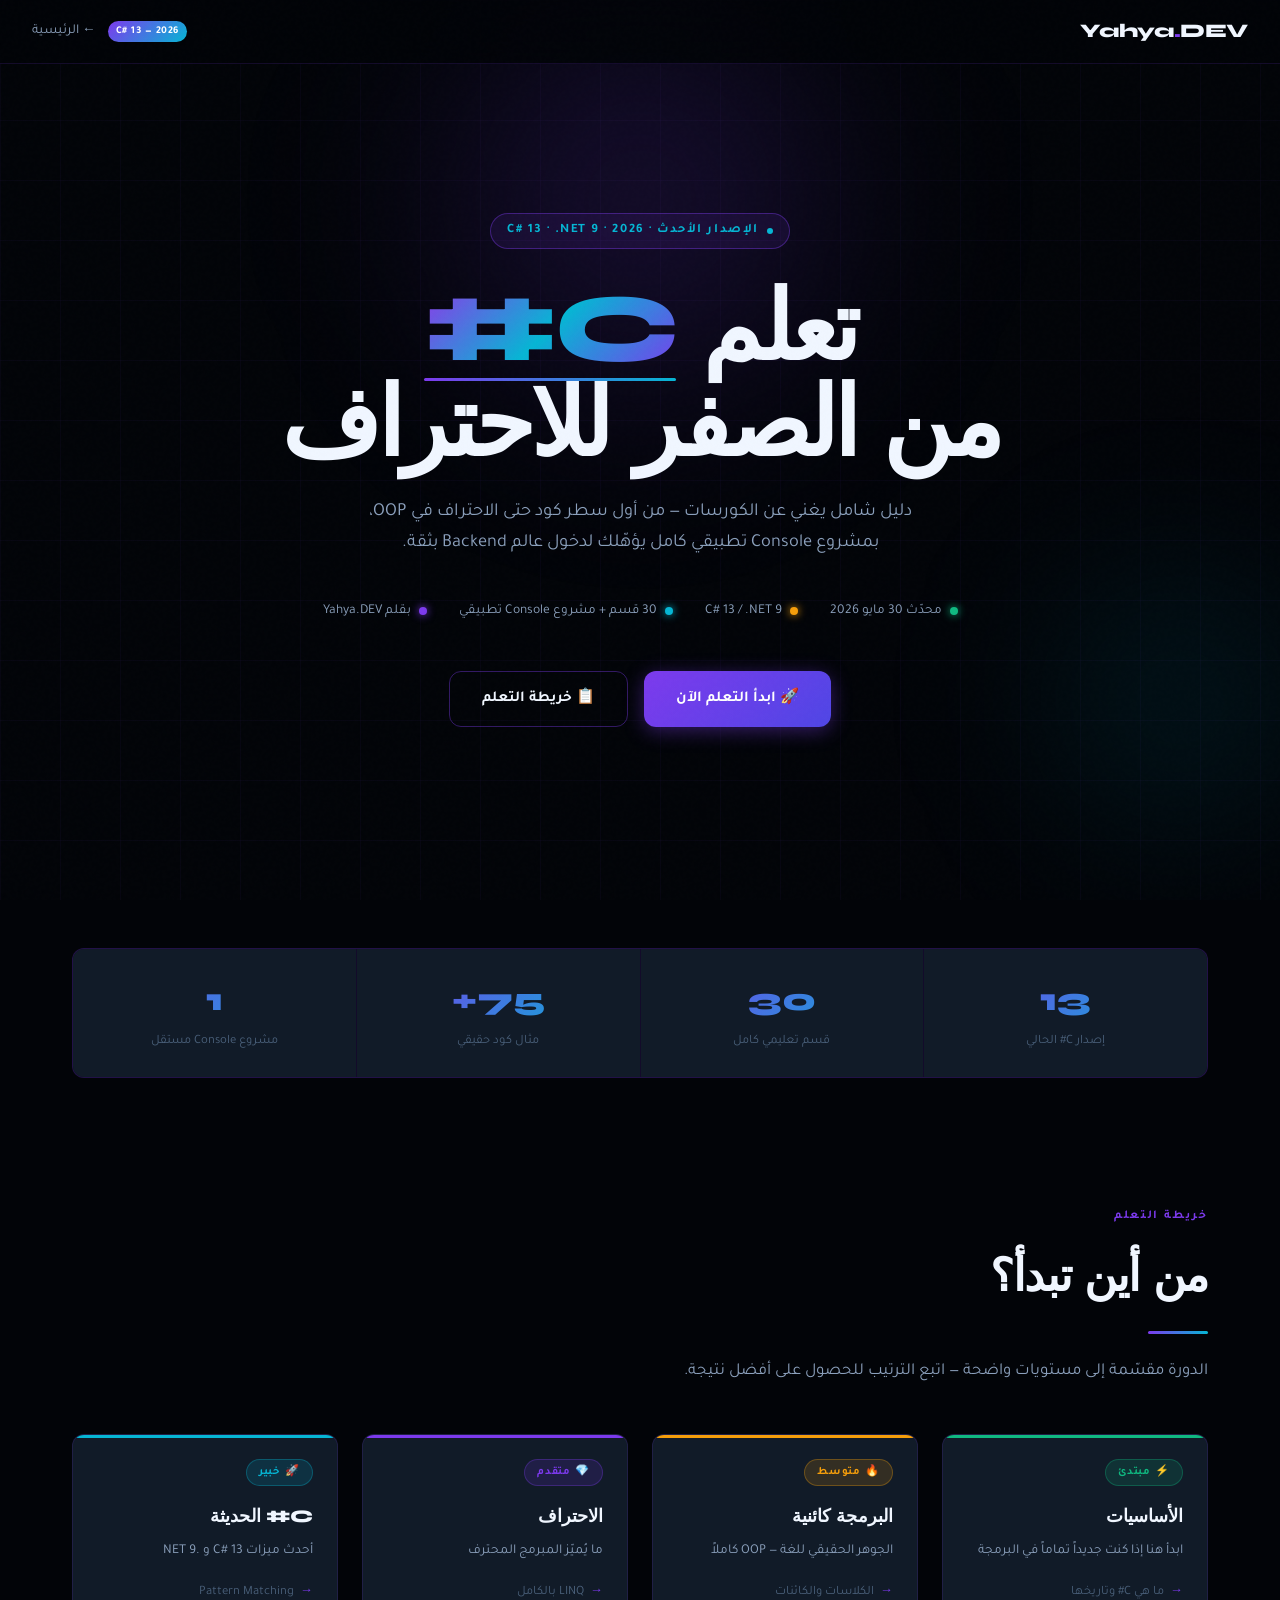
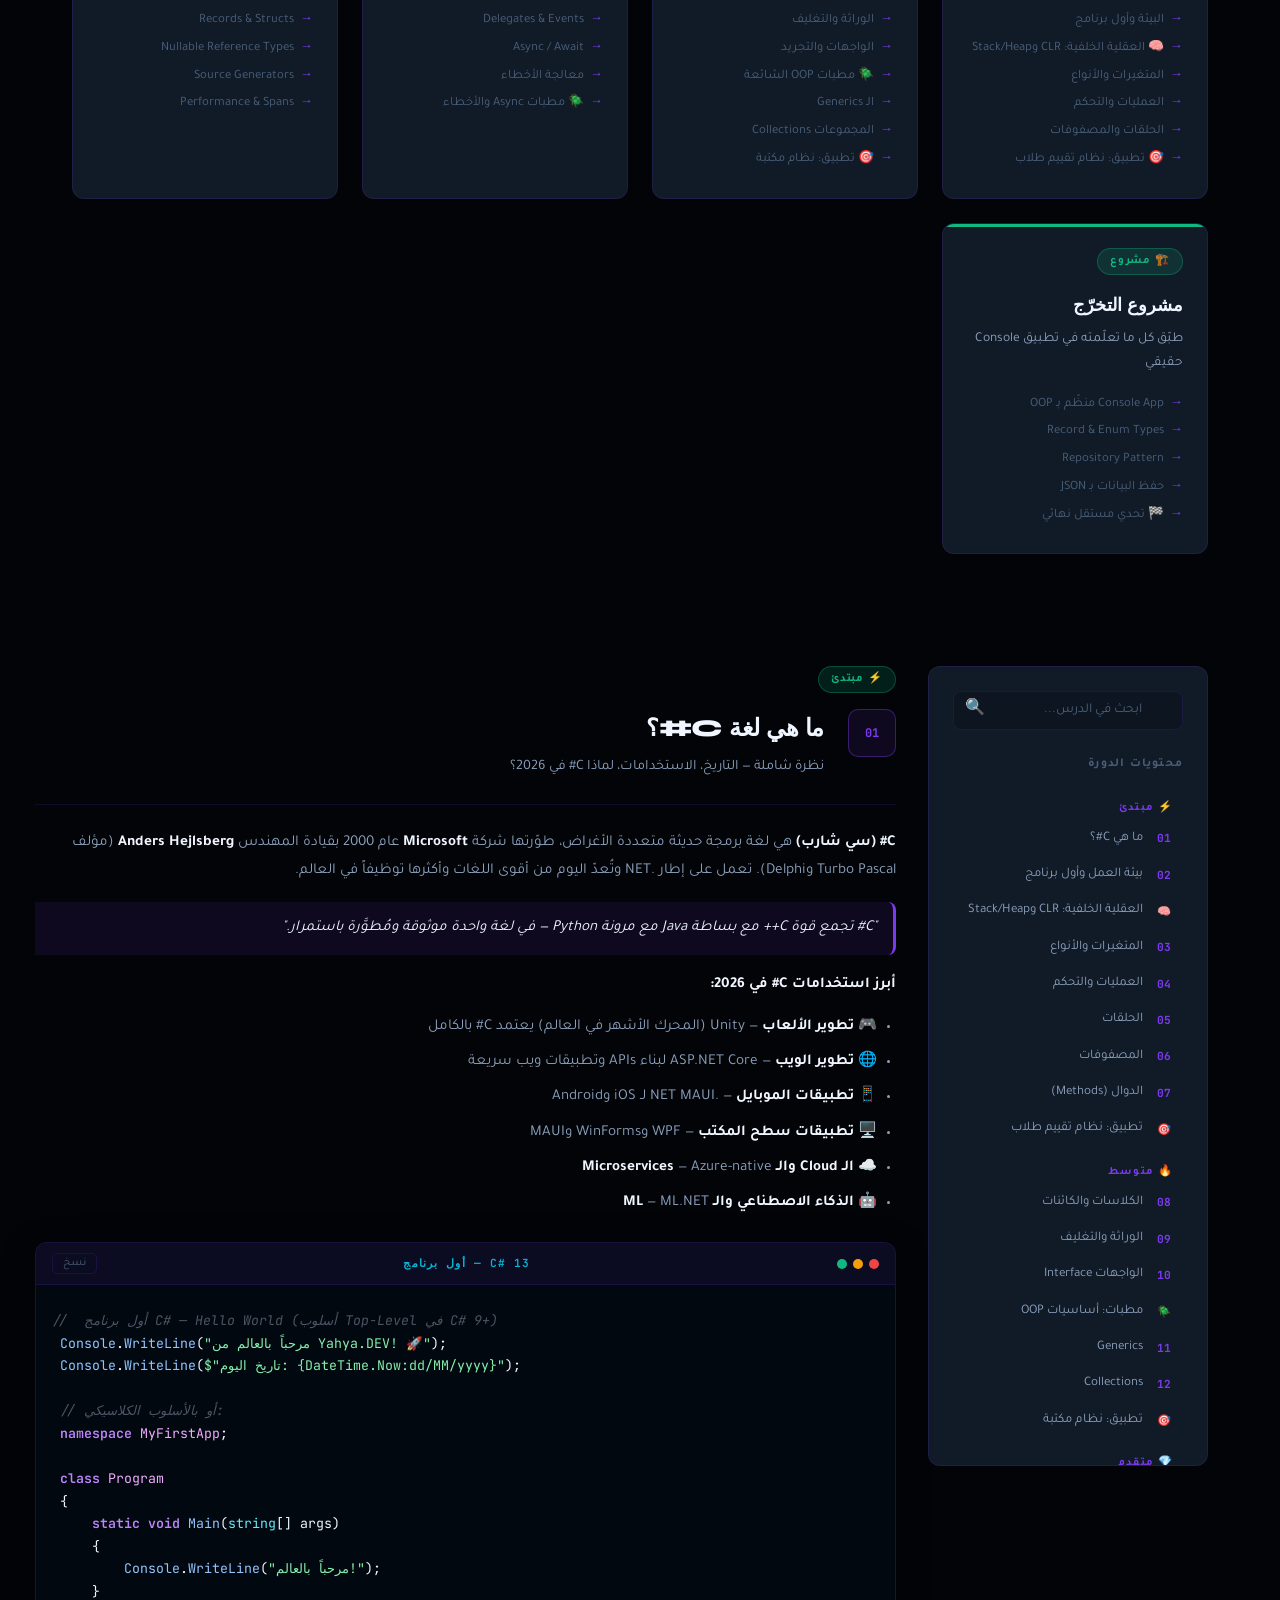
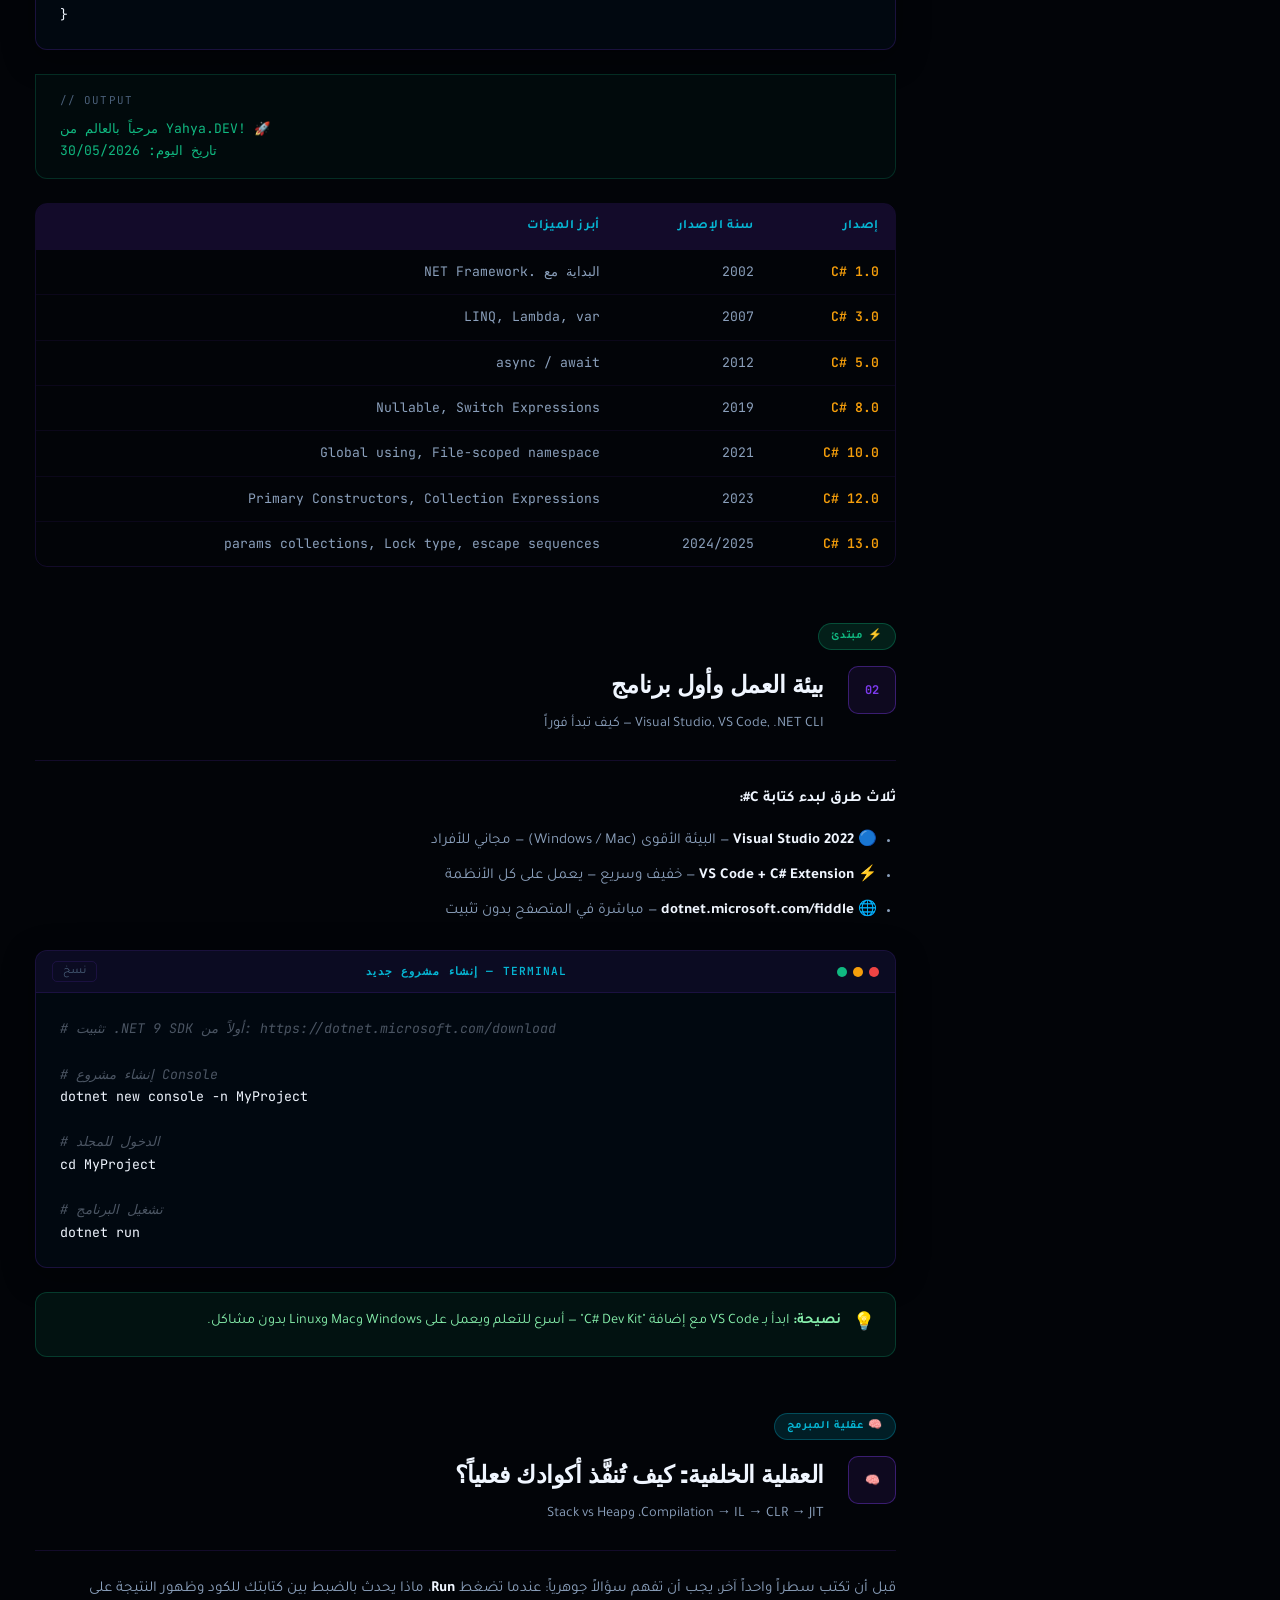
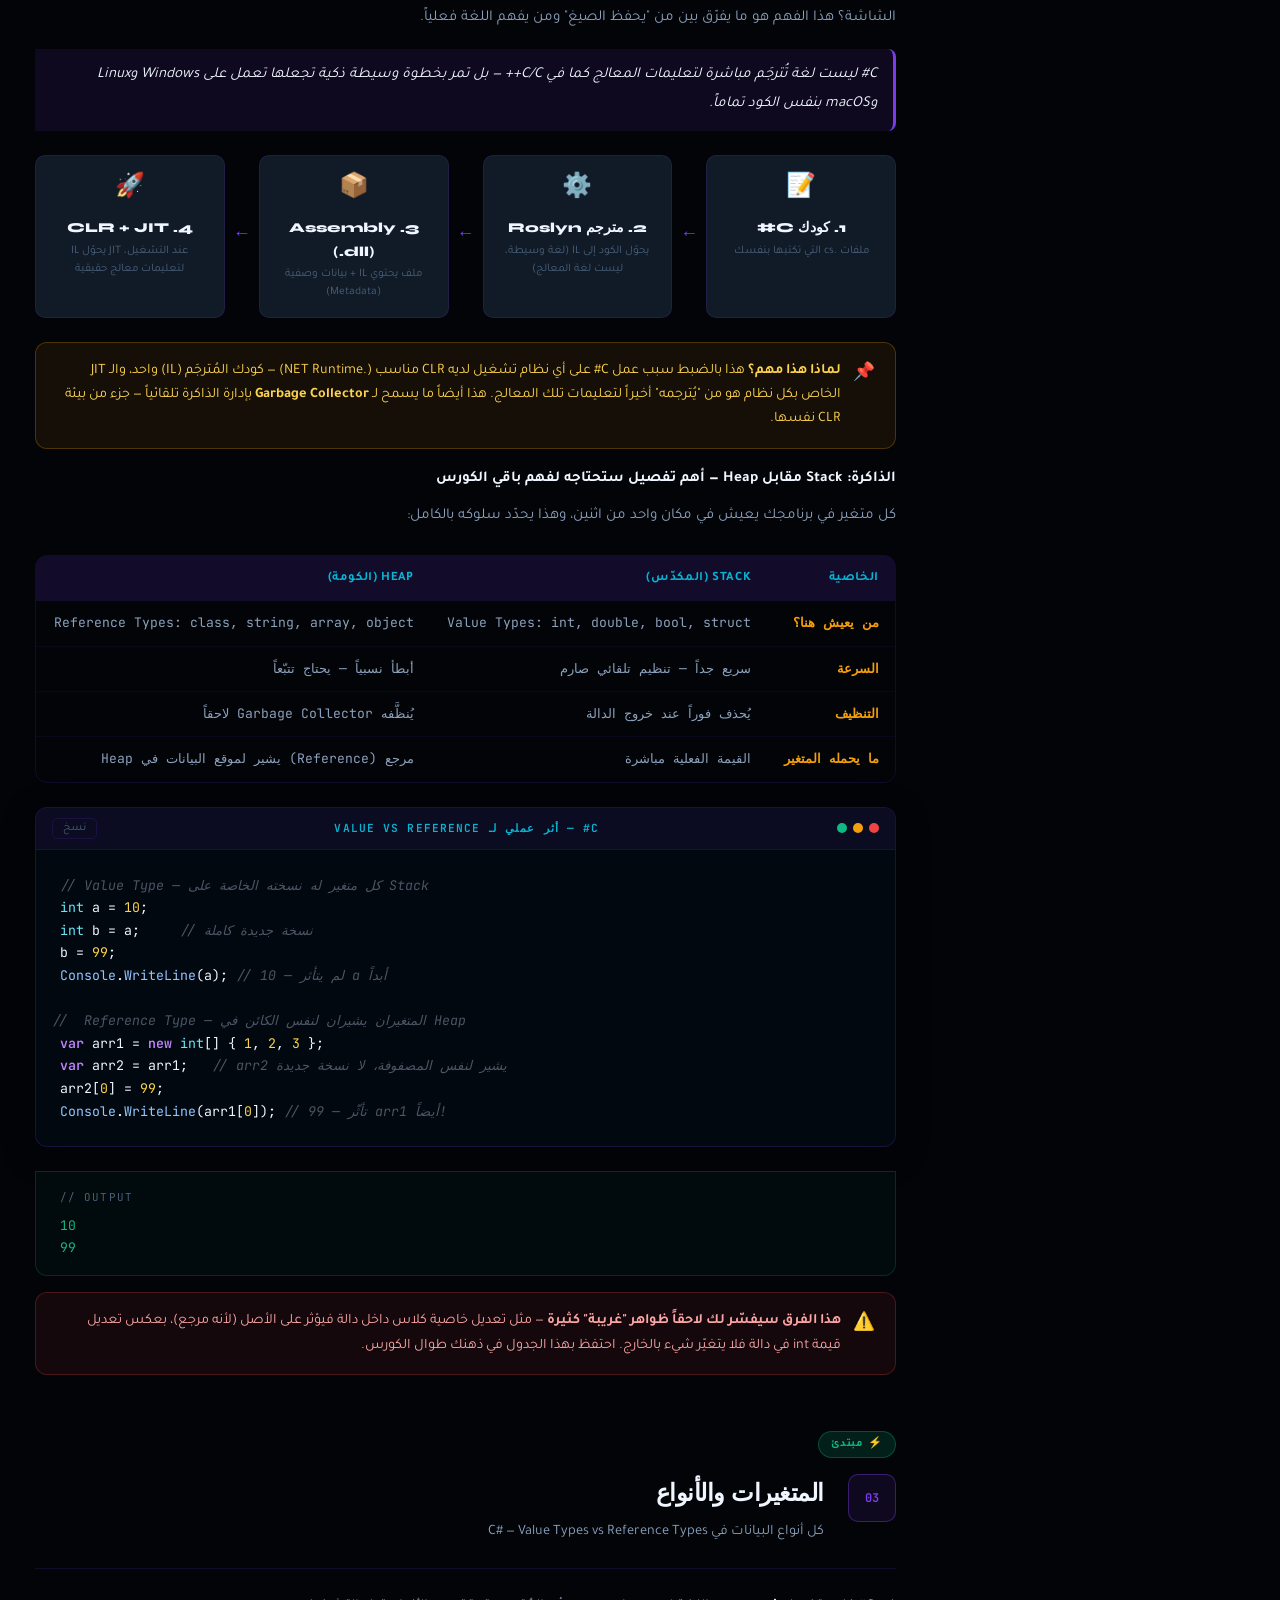
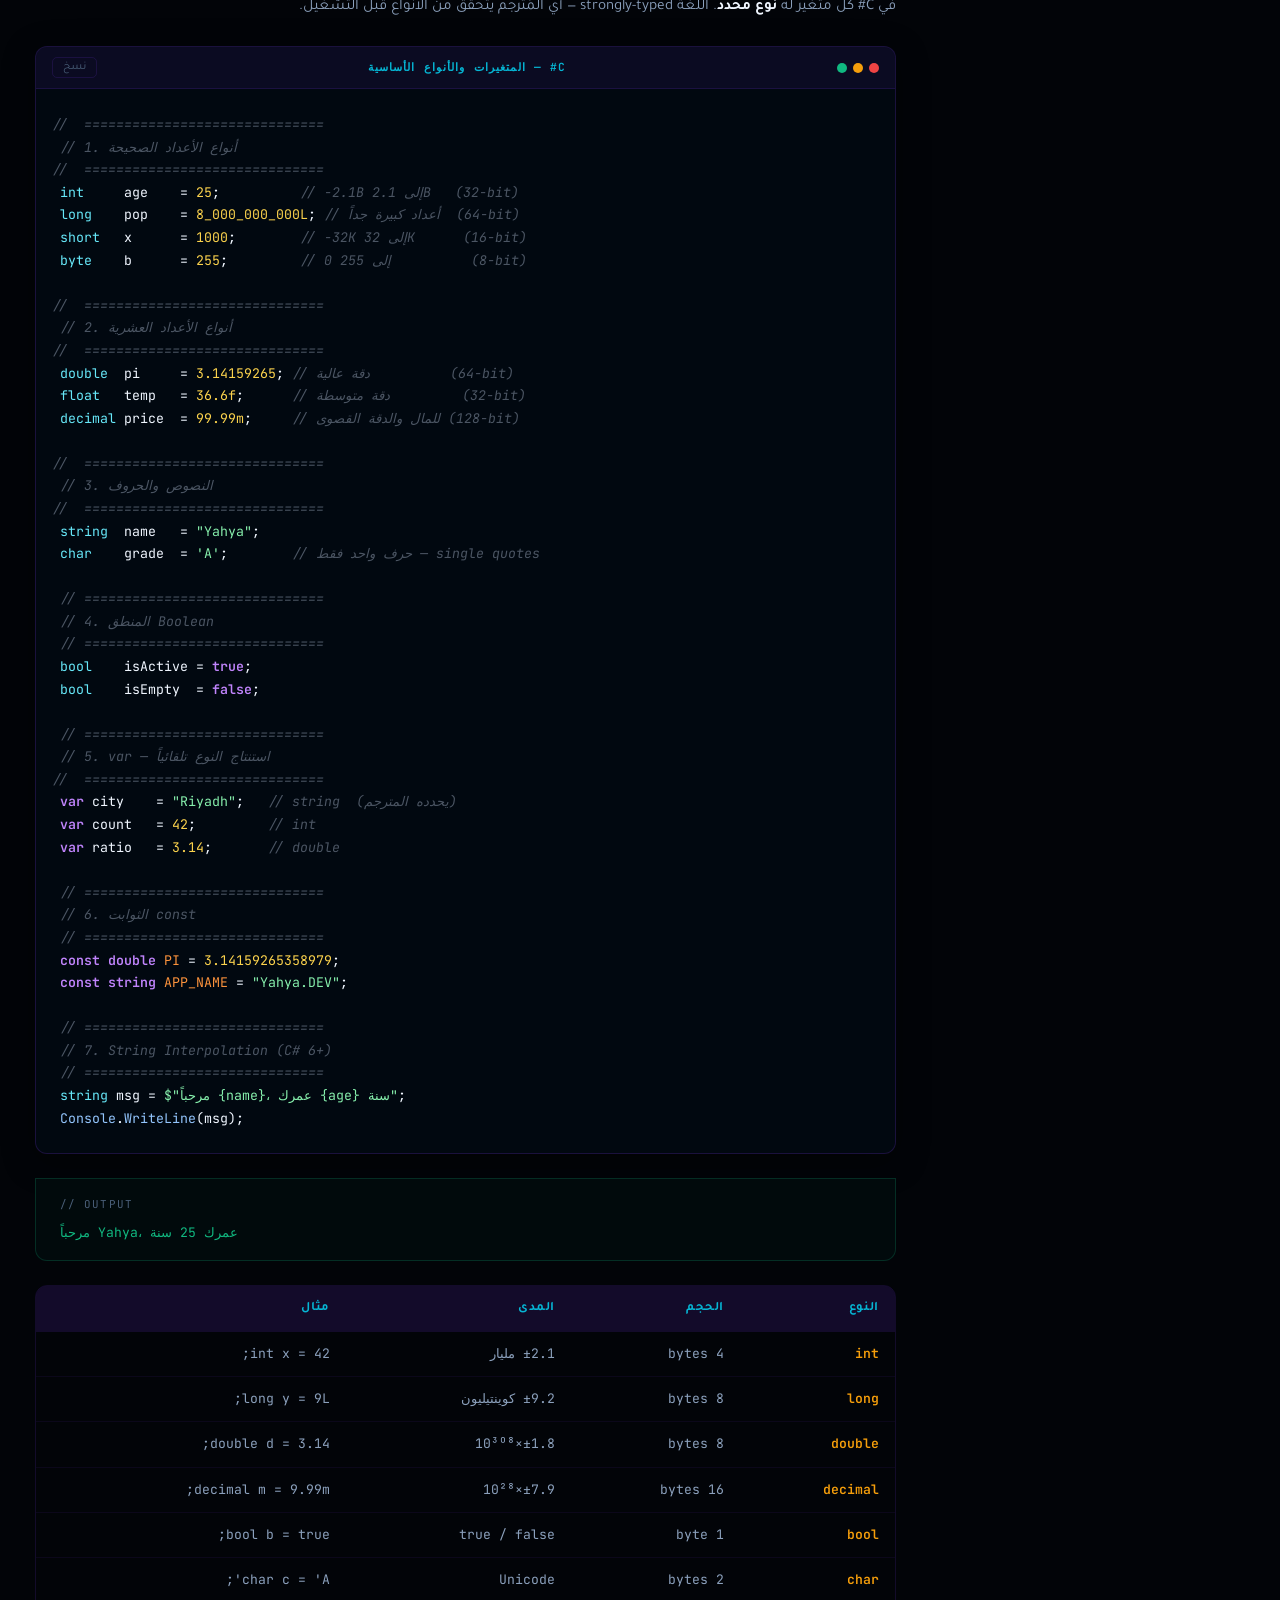
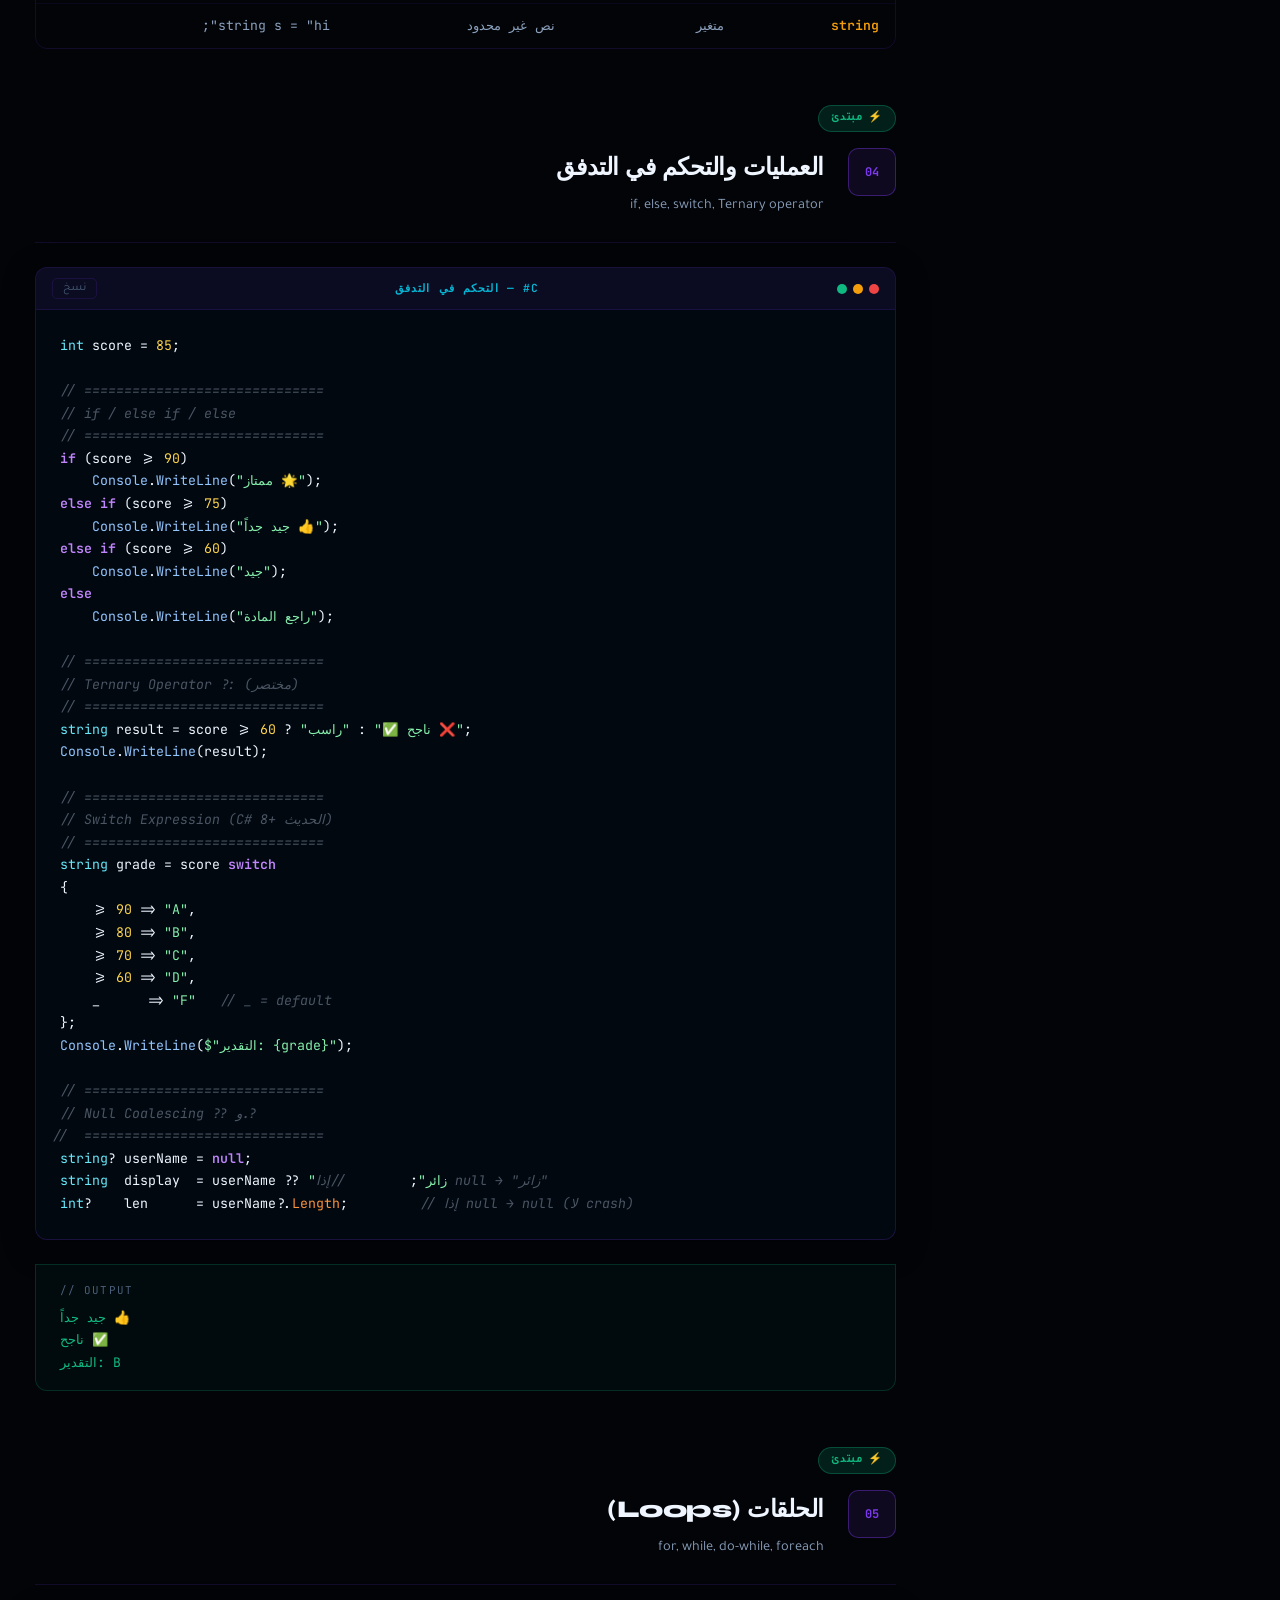
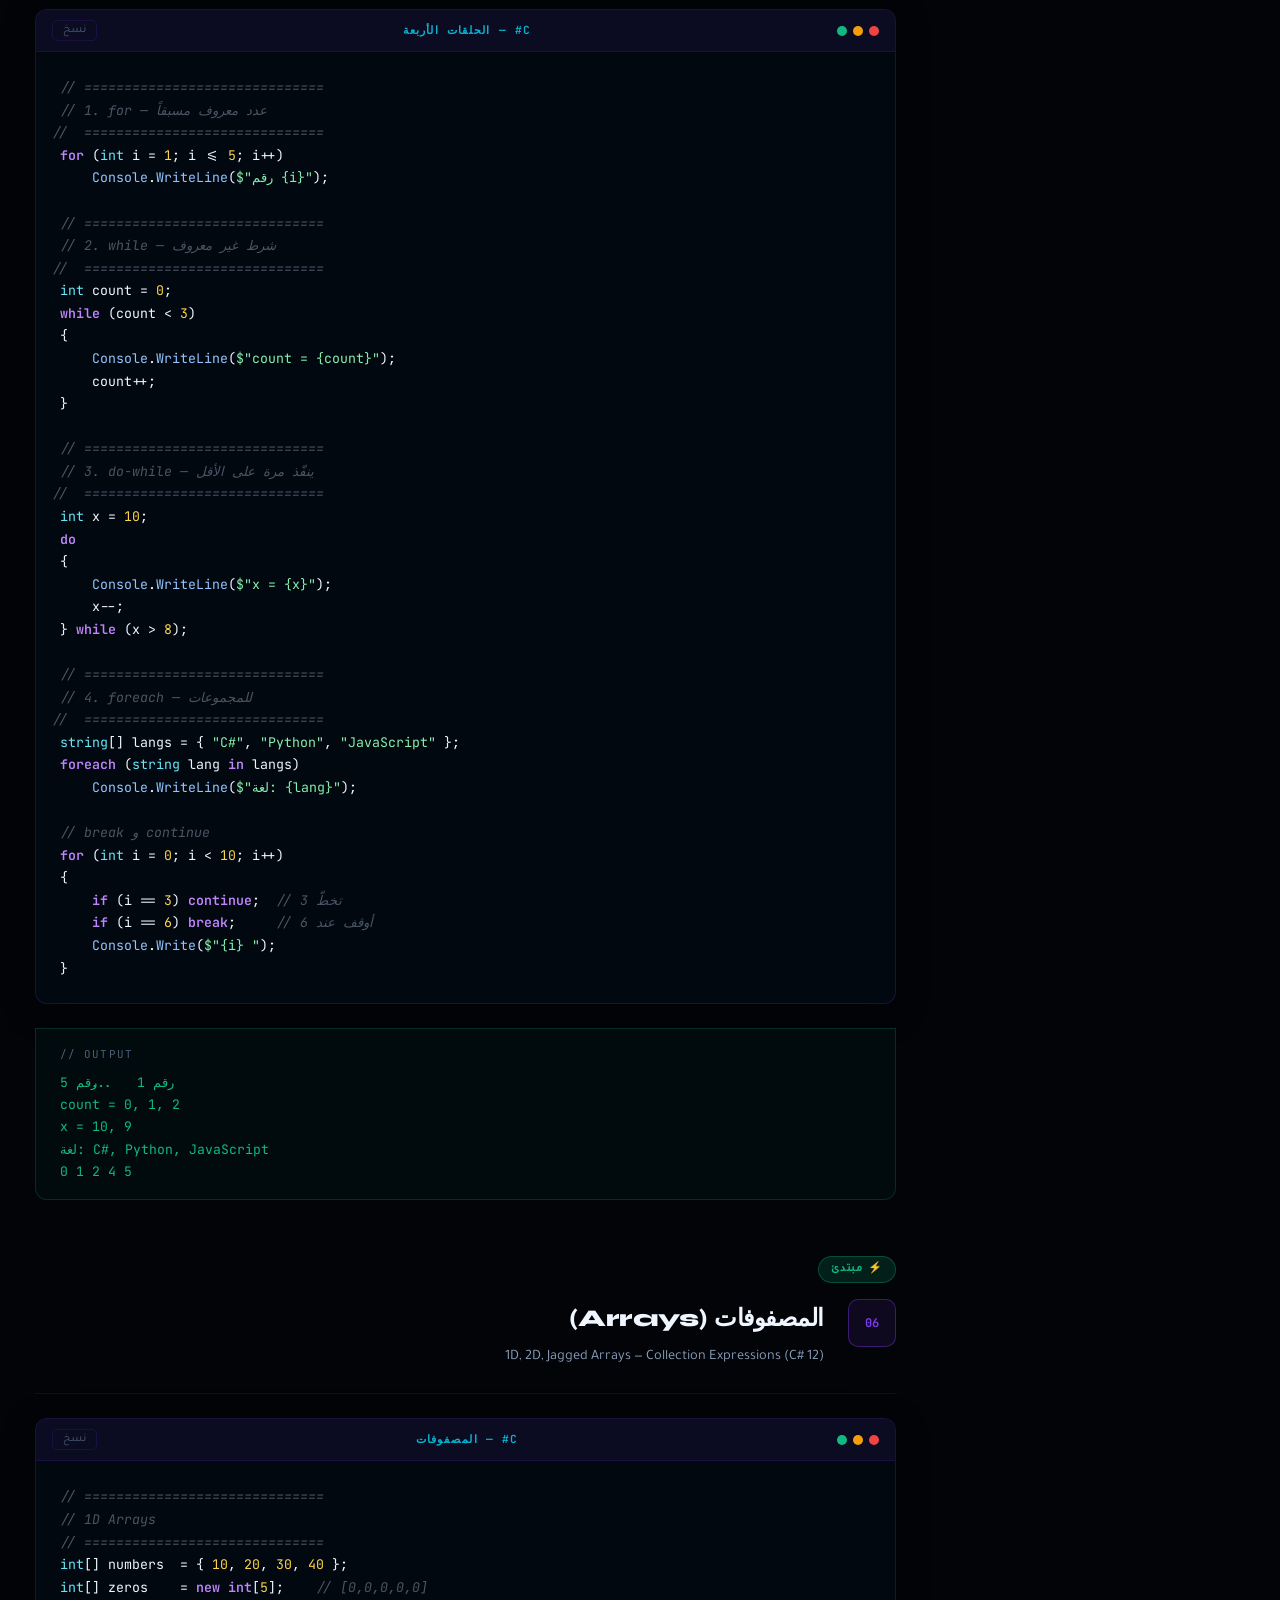
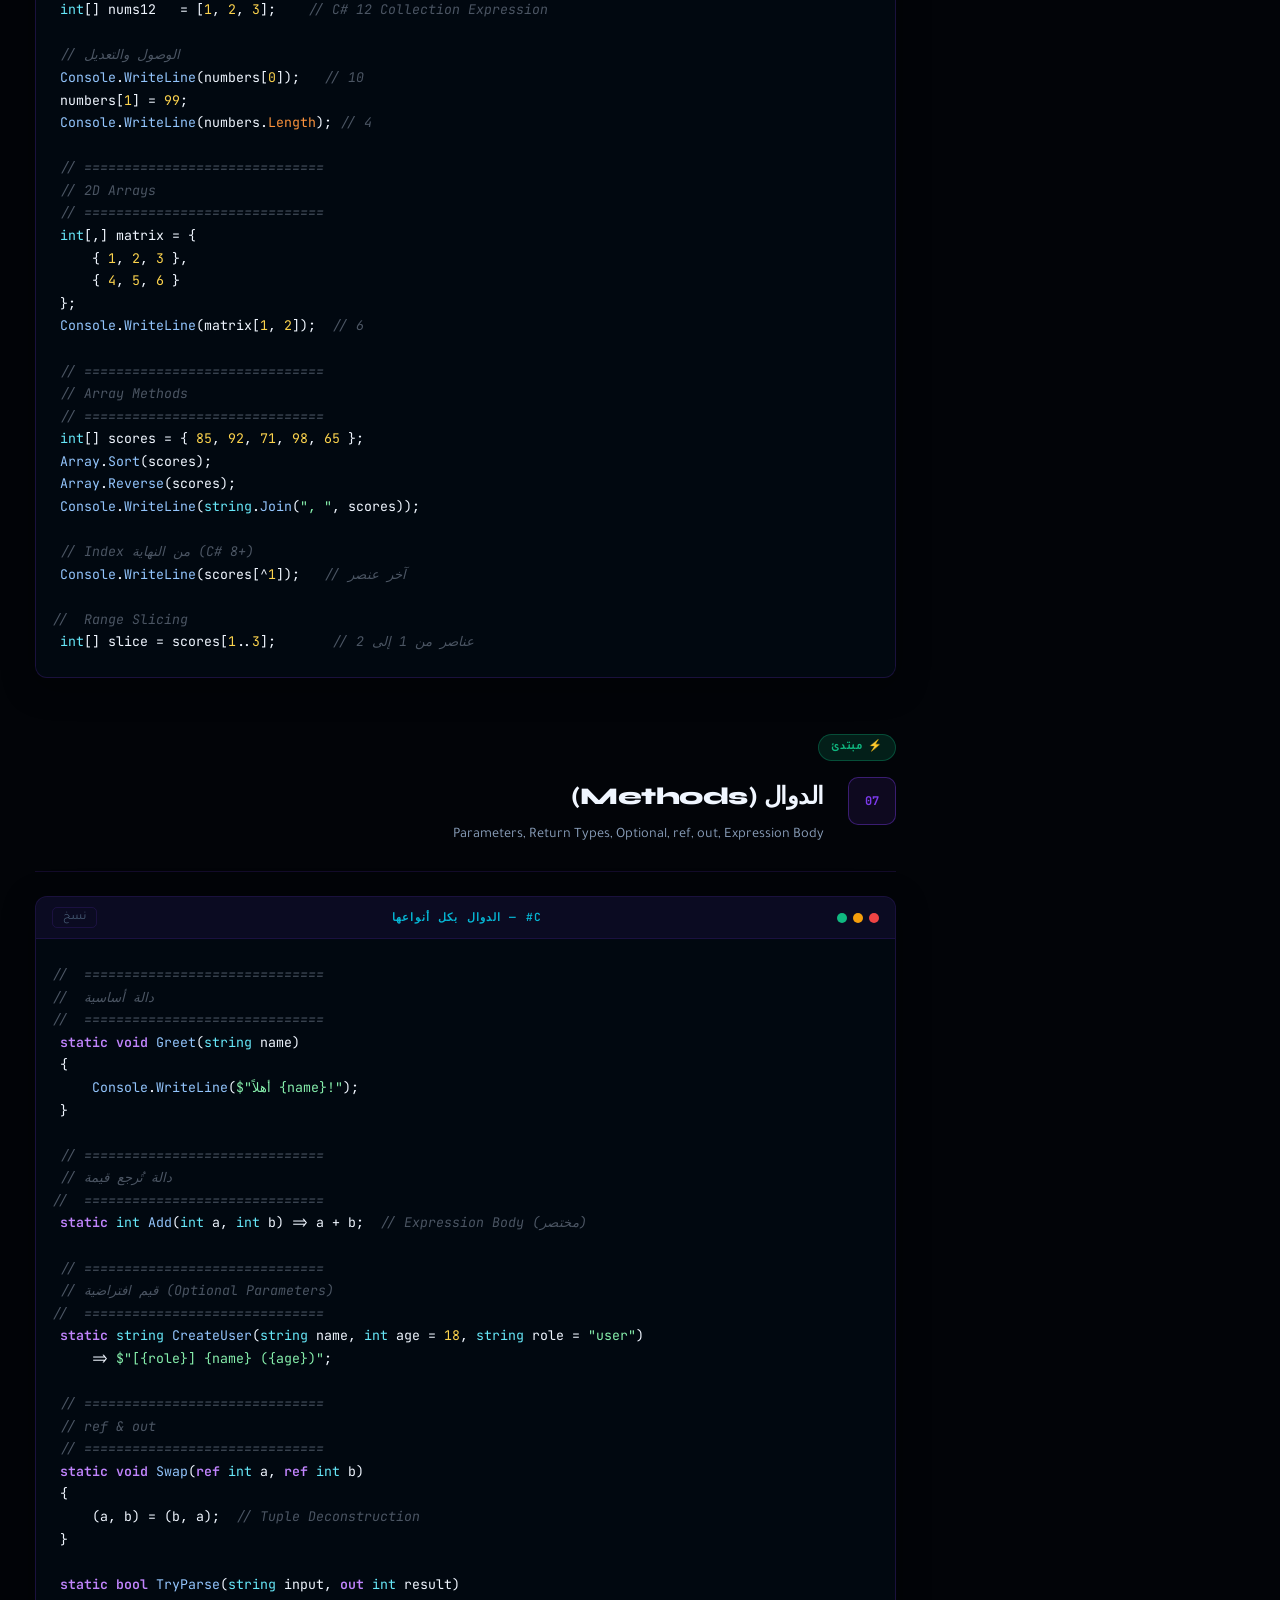
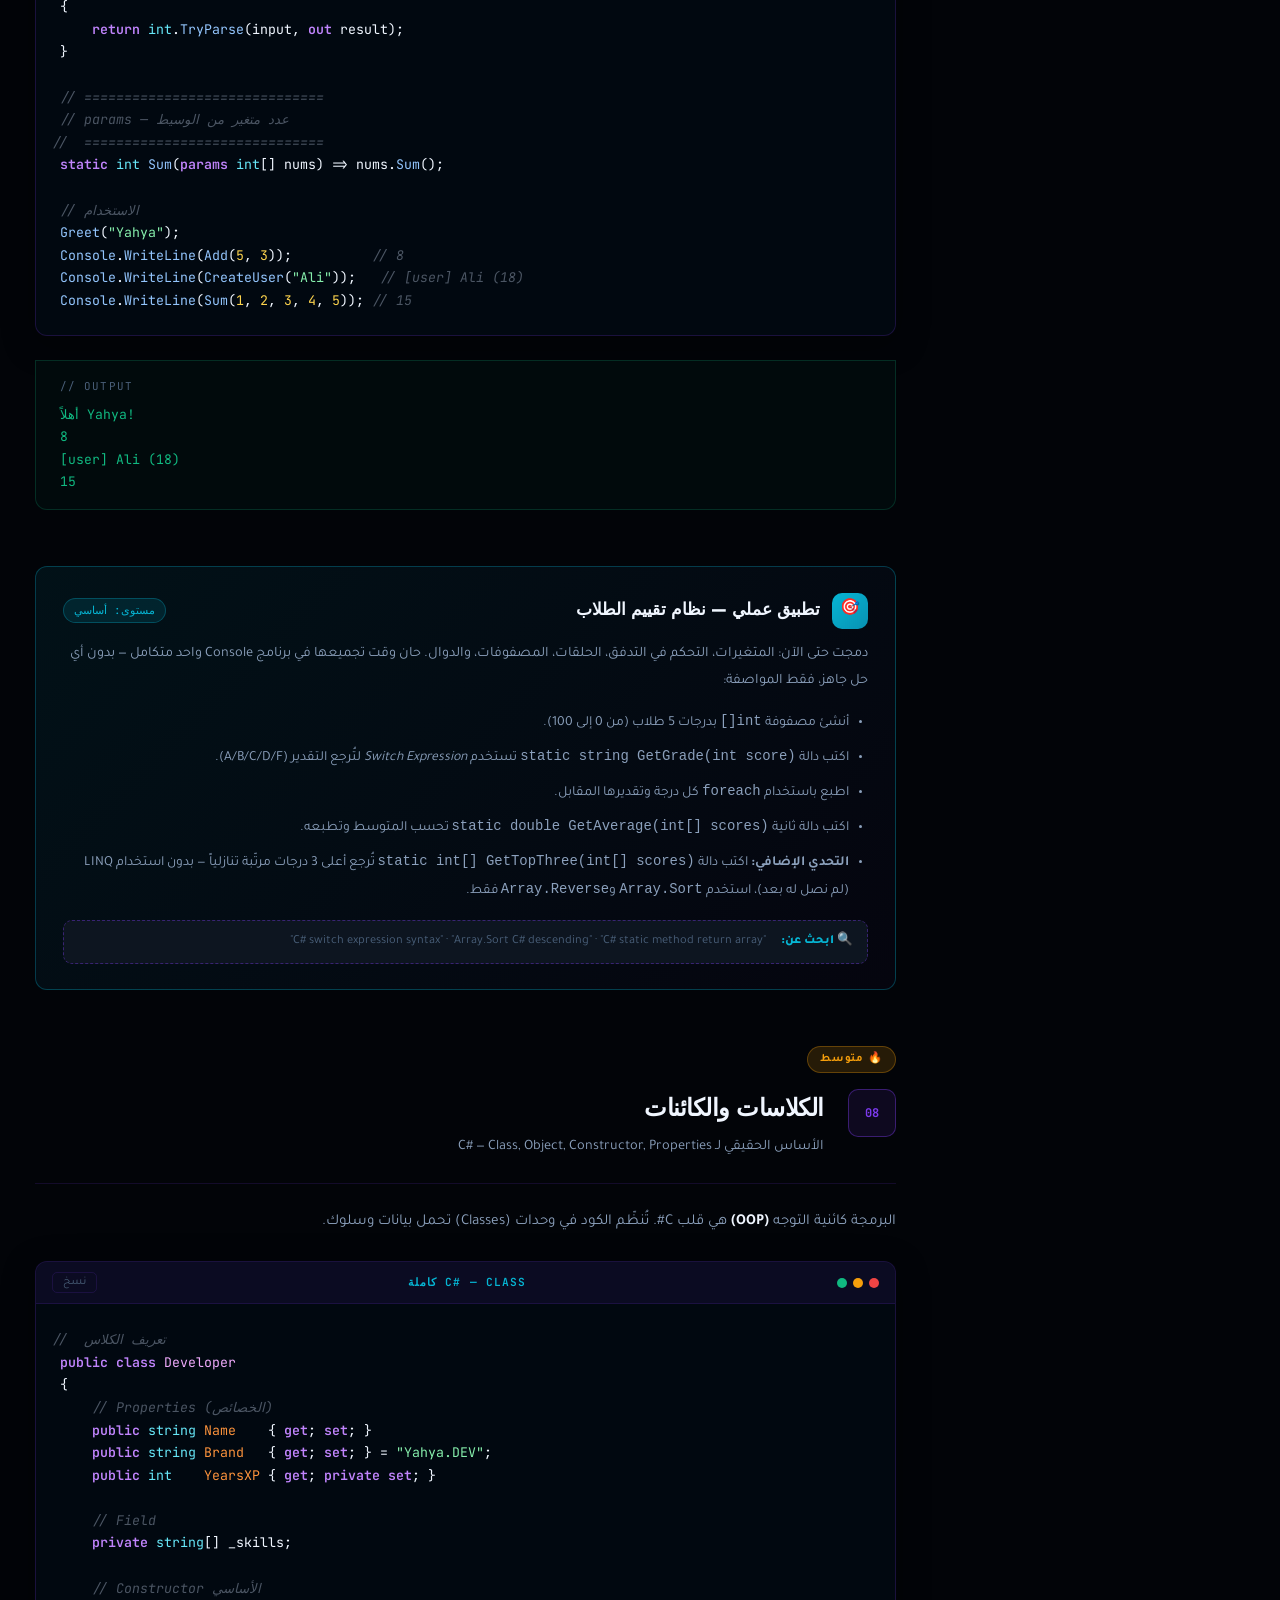
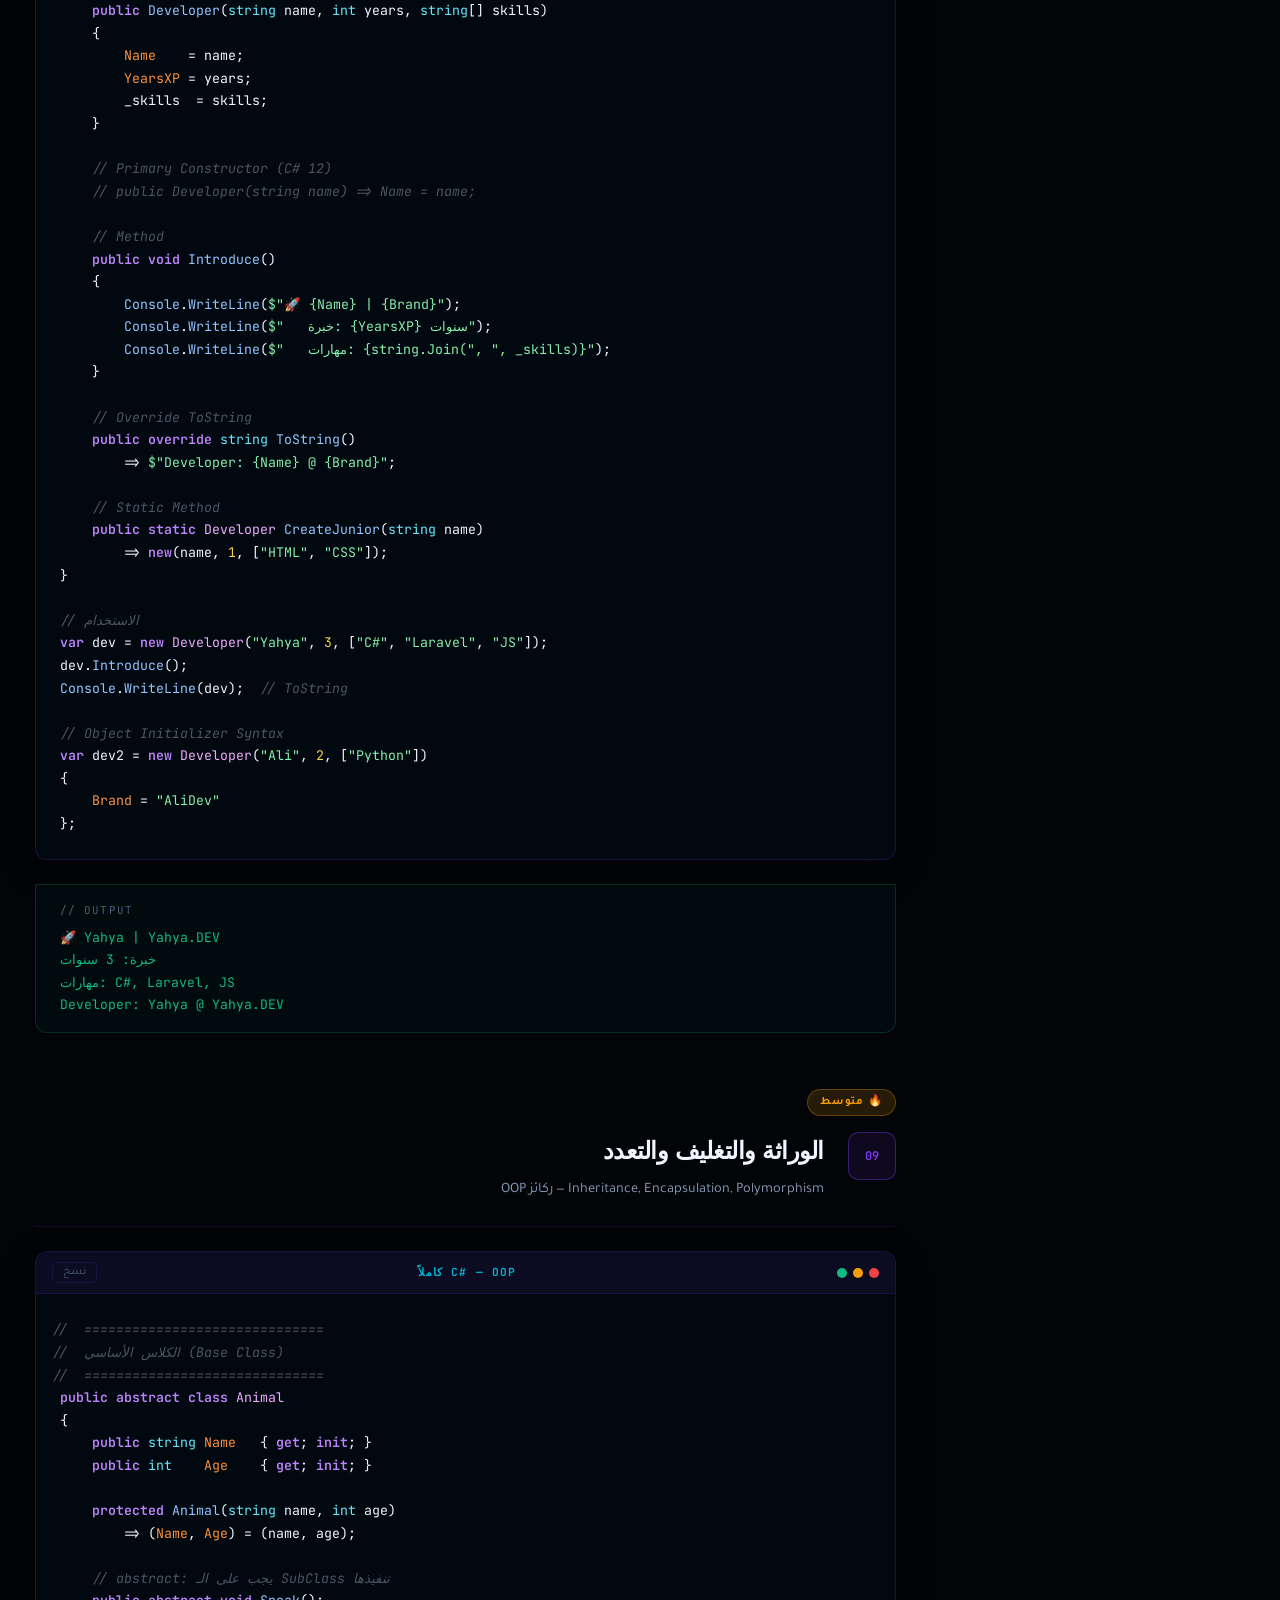
<file: Courses/learn-csharp.html>
<!DOCTYPE html>
<html lang="ar" dir="rtl">
<head>
  <meta charset="UTF-8" />
  <meta name="viewport" content="width=device-width, initial-scale=1.0" />

  <!-- SEO -->
  <title>تعلم C# من الصفر للاحتراف | Yahya.DEV — دليل شامل + مشروع تطبيقي 2026</title>
  <meta name="description" content="دورة C# وبرمجة كائنية (OOP) الأكثر شمولاً بالعربية — من المبتدئ إلى الاحتراف، مع مشروع Console تطبيقي كامل يؤهّلك لدخول دبلومة Backend .NET. بقلم Yahya Al-sulami — Yahya.DEV." />
  <meta name="keywords" content="تعلم C#, شرح C# بالعربي, دورة سي شارب, C# للمبتدئين, C# 2026, دليل C#, Yahya.DEV, يحيى السلمي, برمجة C#, تعلم البرمجة, OOP C#, .NET C#, async await C#, LINQ C#, مشروع C#, Backend .NET, Repository Pattern C#" />
  <meta name="author" content="Yahya Al-sulami — Yahya.DEV" />
  <meta name="robots" content="index, follow" />
  <link rel="canonical" href="https://yehiahwary0-oss.github.io/my-portfolio/csharp-course.html" />

  <!-- Open Graph -->
  <meta property="og:type" content="article" />
  <meta property="og:title" content="تعلم C# من الصفر للاحتراف | Yahya.DEV" />
  <meta property="og:description" content="الدليل الشامل لتعلم C# 13 — أمثلة، شرح كود، OOP، LINQ، async/await وكل ما تحتاجه في 2026." />
  <meta property="og:url" content="https://yehiahwary0-oss.github.io/my-portfolio/csharp-course.html" />
  <meta property="og:image" content="https://yehiahwary0-oss.github.io/my-portfolio/PIC/my.png" />
  <meta property="og:site_name" content="Yahya.DEV" />
  <meta property="article:author" content="Yahya Al-sulami" />
  <meta property="article:published_time" content="2026-05-30" />

  <!-- Twitter Card -->
  <meta name="twitter:card" content="summary_large_image" />
  <meta name="twitter:title" content="تعلم C# من الصفر للاحتراف | Yahya.DEV" />
  <meta name="twitter:description" content="دورة C# الأكثر شمولاً بالعربية — 2026" />
  <meta name="twitter:image" content="https://yehiahwary0-oss.github.io/my-portfolio/PIC/my.png" />

  <!-- Schema.org -->
  <script type="application/ld+json">
  {
    "@context": "https://schema.org",
    "@type": "Course",
    "name": "تعلم C# من الصفر للاحتراف",
    "description": "دورة C# شاملة بالعربية تغطي كل المستويات من المبتدئ إلى المحترف",
    "provider": {
      "@type": "Person",
      "name": "Yahya Al-sulami",
      "url": "https://yehiahwary0-oss.github.io/my-portfolio/"
    },
    "educationalLevel": "Beginner to Advanced",
    "inLanguage": "ar",
    "datePublished": "2026-05-30",
    "url": "https://yehiahwary0-oss.github.io/my-portfolio/csharp-course.html"
  }
  </script>

  <!-- Fonts -->
  <link rel="preconnect" href="https://fonts.googleapis.com" />
  <link rel="preconnect" href="https://fonts.gstatic.com" crossorigin />
  <link href="https://fonts.googleapis.com/css2?family=Tajawal:wght@300;400;500;700;800;900&family=JetBrains+Mono:wght@400;500;700&family=Syne:wght@700;800&display=swap" rel="stylesheet" />

<style>
/* ============================================================
   CSS VARIABLES & RESET
   ============================================================ */
:root {
  --bg-void: #020408;
  --bg-deep: #070d14;
  --bg-surface: #0d1520;
  --bg-card: #111b28;
  --bg-card-hover: #162233;
  --accent-purple: #7c3aed;
  --accent-violet: #6d28d9;
  --accent-cyan: #06b6d4;
  --accent-gold: #f59e0b;
  --accent-green: #10b981;
  --accent-red: #ef4444;
  --text-primary: #f0f6ff;
  --text-secondary: #8ba0bc;
  --text-muted: #4a607a;
  --border: rgba(124, 58, 237, 0.15);
  --border-bright: rgba(124, 58, 237, 0.4);
  --glow-purple: 0 0 40px rgba(124, 58, 237, 0.3);
  --glow-cyan: 0 0 30px rgba(6, 182, 212, 0.25);
  --radius: 12px;
  --font-ar: 'Tajawal', sans-serif;
  --font-code: 'JetBrains Mono', monospace;
  --font-display: 'Syne', sans-serif;
  --transition: 0.3s cubic-bezier(0.4, 0, 0.2, 1);
}

*, *::before, *::after { box-sizing: border-box; margin: 0; padding: 0; }

html { scroll-behavior: smooth; font-size: 16px; }

body {
  font-family: var(--font-ar);
  background: var(--bg-void);
  color: var(--text-primary);
  line-height: 1.7;
  overflow-x: hidden;
}

/* Scrollbar */
::-webkit-scrollbar { width: 6px; }
::-webkit-scrollbar-track { background: var(--bg-deep); }
::-webkit-scrollbar-thumb { background: var(--accent-purple); border-radius: 3px; }

/* ============================================================
   NOISE TEXTURE OVERLAY
   ============================================================ */
body::before {
  content: '';
  position: fixed;
  inset: 0;
  background-image: url("data:image/svg+xml,%3Csvg viewBox='0 0 256 256' xmlns='http://www.w3.org/2000/svg'%3E%3Cfilter id='noise'%3E%3CfeTurbulence type='fractalNoise' baseFrequency='0.9' numOctaves='4' stitchTiles='stitch'/%3E%3C/filter%3E%3Crect width='100%25' height='100%25' filter='url(%23noise)' opacity='0.03'/%3E%3C/svg%3E");
  pointer-events: none;
  z-index: 1000;
  opacity: 0.4;
}

/* ============================================================
   PROGRESS BAR
   ============================================================ */
#progress-bar {
  position: fixed;
  top: 0;
  right: 0;
  width: 0%;
  height: 3px;
  background: linear-gradient(90deg, var(--accent-purple), var(--accent-cyan));
  z-index: 9999;
  transition: width 0.1s;
  box-shadow: 0 0 10px var(--accent-purple);
}

/* ============================================================
   NAVBAR
   ============================================================ */
.navbar {
  position: fixed;
  top: 0;
  right: 0;
  left: 0;
  z-index: 900;
  background: rgba(2, 4, 8, 0.85);
  backdrop-filter: blur(20px);
  border-bottom: 1px solid var(--border);
  padding: 0 2rem;
  height: 64px;
  display: flex;
  align-items: center;
  justify-content: space-between;
  transition: var(--transition);
}
.navbar.scrolled {
  background: rgba(2, 4, 8, 0.97);
  border-bottom-color: var(--border-bright);
}
.nav-logo {
  font-family: var(--font-display);
  font-size: 1.2rem;
  font-weight: 800;
  color: var(--text-primary);
  text-decoration: none;
  letter-spacing: -0.02em;
}
.nav-logo span { color: var(--accent-purple); }
.nav-badge {
  background: linear-gradient(135deg, var(--accent-purple), var(--accent-cyan));
  color: #fff;
  font-size: 0.65rem;
  font-weight: 700;
  padding: 2px 8px;
  border-radius: 20px;
  letter-spacing: 0.05em;
  text-transform: uppercase;
  margin-right: 8px;
}
.nav-back {
  color: var(--text-secondary);
  text-decoration: none;
  font-size: 0.85rem;
  display: flex;
  align-items: center;
  gap: 6px;
  transition: var(--transition);
}
.nav-back:hover { color: var(--accent-cyan); }

/* ============================================================
   HERO
   ============================================================ */
.hero {
  position: relative;
  min-height: 100vh;
  display: flex;
  align-items: center;
  justify-content: center;
  text-align: center;
  overflow: hidden;
  padding: 120px 2rem 80px;
}
.hero-grid {
  position: absolute;
  inset: 0;
  background-image:
    linear-gradient(rgba(124,58,237,0.04) 1px, transparent 1px),
    linear-gradient(90deg, rgba(124,58,237,0.04) 1px, transparent 1px);
  background-size: 60px 60px;
  animation: gridMove 20s linear infinite;
}
@keyframes gridMove {
  0% { transform: translateY(0); }
  100% { transform: translateY(60px); }
}
.hero-orb {
  position: absolute;
  border-radius: 50%;
  filter: blur(80px);
  pointer-events: none;
}
.hero-orb-1 {
  width: 600px; height: 600px;
  background: radial-gradient(circle, rgba(124,58,237,0.2) 0%, transparent 70%);
  top: -100px; left: 50%;
  transform: translateX(-50%);
  animation: orbPulse 4s ease-in-out infinite alternate;
}
.hero-orb-2 {
  width: 400px; height: 400px;
  background: radial-gradient(circle, rgba(6,182,212,0.12) 0%, transparent 70%);
  bottom: 0; right: -100px;
  animation: orbPulse 6s ease-in-out infinite alternate-reverse;
}
@keyframes orbPulse {
  0% { opacity: 0.5; transform: translateX(-50%) scale(1); }
  100% { opacity: 1; transform: translateX(-50%) scale(1.15); }
}
.hero-content { position: relative; z-index: 2; max-width: 900px; }
.hero-eyebrow {
  display: inline-flex;
  align-items: center;
  gap: 8px;
  background: rgba(124,58,237,0.1);
  border: 1px solid var(--border-bright);
  color: var(--accent-cyan);
  font-size: 0.8rem;
  font-weight: 700;
  letter-spacing: 0.12em;
  text-transform: uppercase;
  padding: 6px 16px;
  border-radius: 30px;
  margin-bottom: 2rem;
  animation: fadeInDown 0.8s ease forwards;
}
.hero-eyebrow-dot {
  width: 6px; height: 6px;
  border-radius: 50%;
  background: var(--accent-cyan);
  animation: blink 1.5s ease infinite;
}
@keyframes blink { 0%,100%{opacity:1} 50%{opacity:0.2} }

.hero-title {
  font-family: var(--font-display);
  font-size: clamp(3rem, 8vw, 6rem);
  font-weight: 800;
  line-height: 1;
  letter-spacing: -0.04em;
  margin-bottom: 1.5rem;
  animation: fadeInUp 0.9s ease 0.2s both;
}
.hero-title .cs-logo {
  display: inline-block;
  background: linear-gradient(135deg, #9333ea 0%, #06b6d4 50%, #7c3aed 100%);
  -webkit-background-clip: text;
  -webkit-text-fill-color: transparent;
  background-clip: text;
  position: relative;
}
.hero-title .cs-logo::after {
  content: '';
  position: absolute;
  bottom: -4px;
  left: 0; right: 0;
  height: 3px;
  background: linear-gradient(90deg, var(--accent-purple), var(--accent-cyan));
  border-radius: 2px;
}
.hero-sub {
  font-size: 1.15rem;
  color: var(--text-secondary);
  max-width: 600px;
  margin: 0 auto 2.5rem;
  animation: fadeInUp 1s ease 0.35s both;
}
.hero-meta {
  display: flex;
  align-items: center;
  justify-content: center;
  gap: 2rem;
  flex-wrap: wrap;
  margin-bottom: 3rem;
  animation: fadeInUp 1s ease 0.5s both;
}
.hero-meta-item {
  display: flex;
  align-items: center;
  gap: 8px;
  font-size: 0.85rem;
  color: var(--text-secondary);
}
.hero-meta-item .dot {
  width: 8px; height: 8px;
  border-radius: 50%;
}
.dot-green { background: var(--accent-green); box-shadow: 0 0 8px var(--accent-green); }
.dot-gold { background: var(--accent-gold); box-shadow: 0 0 8px var(--accent-gold); }
.dot-cyan { background: var(--accent-cyan); box-shadow: 0 0 8px var(--accent-cyan); }
.dot-purple { background: var(--accent-purple); box-shadow: 0 0 8px var(--accent-purple); }

.hero-cta-group {
  display: flex;
  gap: 1rem;
  justify-content: center;
  flex-wrap: wrap;
  animation: fadeInUp 1s ease 0.6s both;
}
.btn-primary {
  background: linear-gradient(135deg, var(--accent-purple), #4f46e5);
  color: #fff;
  border: none;
  padding: 14px 32px;
  border-radius: var(--radius);
  font-family: var(--font-ar);
  font-size: 0.95rem;
  font-weight: 700;
  cursor: pointer;
  text-decoration: none;
  display: inline-flex;
  align-items: center;
  gap: 8px;
  transition: var(--transition);
  box-shadow: 0 4px 20px rgba(124,58,237,0.4);
}
.btn-primary:hover {
  transform: translateY(-2px);
  box-shadow: 0 8px 30px rgba(124,58,237,0.6);
}
.btn-secondary {
  background: transparent;
  color: var(--text-primary);
  border: 1px solid var(--border-bright);
  padding: 14px 32px;
  border-radius: var(--radius);
  font-family: var(--font-ar);
  font-size: 0.95rem;
  font-weight: 600;
  cursor: pointer;
  text-decoration: none;
  display: inline-flex;
  align-items: center;
  gap: 8px;
  transition: var(--transition);
}
.btn-secondary:hover {
  background: rgba(124,58,237,0.1);
  border-color: var(--accent-purple);
  transform: translateY(-2px);
}

@keyframes fadeInUp {
  from { opacity:0; transform:translateY(30px); }
  to { opacity:1; transform:translateY(0); }
}
@keyframes fadeInDown {
  from { opacity:0; transform:translateY(-20px); }
  to { opacity:1; transform:translateY(0); }
}

/* ============================================================
   LAYOUT
   ============================================================ */
.container { max-width: 1200px; margin: 0 auto; padding: 0 2rem; }
.section { padding: 80px 0; }
.section-label {
  font-size: 0.75rem;
  font-weight: 700;
  letter-spacing: 0.15em;
  text-transform: uppercase;
  color: var(--accent-purple);
  margin-bottom: 0.75rem;
}
.section-title {
  font-family: var(--font-display);
  font-size: clamp(1.8rem, 4vw, 2.8rem);
  font-weight: 800;
  letter-spacing: -0.03em;
  margin-bottom: 1rem;
}
.section-desc {
  color: var(--text-secondary);
  max-width: 600px;
  font-size: 1.05rem;
  margin-bottom: 3rem;
}
.divider {
  width: 60px; height: 3px;
  background: linear-gradient(90deg, var(--accent-purple), var(--accent-cyan));
  border-radius: 2px;
  margin-bottom: 1.5rem;
}

/* ============================================================
   STICKY SEARCH + TOC SIDEBAR
   ============================================================ */
.course-layout {
  display: grid;
  grid-template-columns: 280px 1fr;
  gap: 2rem;
  align-items: start;
  padding-bottom: 80px;
}
@media (max-width: 1024px) {
  .course-layout { grid-template-columns: 1fr; }
  .sidebar { display: none; }
}

.sidebar {
  position: sticky;
  top: 80px;
  background: var(--bg-card);
  border: 1px solid var(--border);
  border-radius: var(--radius);
  padding: 1.5rem;
  max-height: calc(100vh - 100px);
  overflow-y: auto;
}
.sidebar::-webkit-scrollbar { width: 3px; }
.sidebar::-webkit-scrollbar-thumb { background: var(--accent-purple); }

.search-box {
  position: relative;
  margin-bottom: 1.5rem;
}
.search-box input {
  width: 100%;
  background: var(--bg-surface);
  border: 1px solid var(--border);
  border-radius: 8px;
  padding: 10px 40px 10px 12px;
  color: var(--text-primary);
  font-family: var(--font-ar);
  font-size: 0.85rem;
  outline: none;
  transition: var(--transition);
  direction: rtl;
}
.search-box input:focus {
  border-color: var(--accent-purple);
  box-shadow: 0 0 0 3px rgba(124,58,237,0.15);
}
.search-box input::placeholder { color: var(--text-muted); }
.search-icon {
  position: absolute;
  left: 12px;
  top: 50%;
  transform: translateY(-50%);
  color: var(--text-muted);
  font-size: 1rem;
}

.toc-title {
  font-size: 0.75rem;
  font-weight: 700;
  letter-spacing: 0.1em;
  text-transform: uppercase;
  color: var(--text-muted);
  margin-bottom: 1rem;
}

.toc-list { list-style: none; }
.toc-list li { margin-bottom: 2px; }
.toc-list a {
  display: flex;
  align-items: center;
  gap: 8px;
  color: var(--text-secondary);
  text-decoration: none;
  font-size: 0.82rem;
  padding: 6px 10px;
  border-radius: 6px;
  transition: var(--transition);
  border-right: 2px solid transparent;
}
.toc-list a:hover,
.toc-list a.active {
  color: var(--text-primary);
  background: rgba(124,58,237,0.1);
  border-right-color: var(--accent-purple);
}
.toc-list a .toc-num {
  font-family: var(--font-code);
  font-size: 0.7rem;
  color: var(--accent-purple);
  min-width: 20px;
  font-weight: 700;
}

.toc-group-title {
  font-size: 0.7rem;
  letter-spacing: 0.1em;
  text-transform: uppercase;
  color: var(--accent-purple);
  padding: 8px 10px 4px;
  font-weight: 700;
  margin-top: 8px;
}

/* ============================================================
   LEVEL BADGES
   ============================================================ */
.level-badge {
  display: inline-flex;
  align-items: center;
  gap: 6px;
  font-size: 0.7rem;
  font-weight: 700;
  letter-spacing: 0.08em;
  text-transform: uppercase;
  padding: 3px 12px;
  border-radius: 20px;
  margin-bottom: 1rem;
}
.level-beginner { background: rgba(16,185,129,0.15); color: var(--accent-green); border: 1px solid rgba(16,185,129,0.3); }
.level-intermediate { background: rgba(245,158,11,0.15); color: var(--accent-gold); border: 1px solid rgba(245,158,11,0.3); }
.level-advanced { background: rgba(124,58,237,0.15); color: var(--accent-purple); border: 1px solid rgba(124,58,237,0.3); }
.level-expert { background: rgba(6,182,212,0.15); color: var(--accent-cyan); border: 1px solid rgba(6,182,212,0.3); }

/* ============================================================
   LESSON CARDS
   ============================================================ */
.lesson-section {
  margin-bottom: 3.5rem;
  scroll-margin-top: 90px;
}
.lesson-header {
  display: flex;
  align-items: flex-start;
  gap: 1.5rem;
  margin-bottom: 1.5rem;
  padding-bottom: 1.5rem;
  border-bottom: 1px solid var(--border);
}
.lesson-num {
  font-family: var(--font-code);
  font-size: 0.75rem;
  font-weight: 700;
  color: var(--accent-purple);
  background: rgba(124,58,237,0.1);
  border: 1px solid var(--border-bright);
  width: 48px; height: 48px;
  border-radius: 10px;
  display: flex;
  align-items: center;
  justify-content: center;
  flex-shrink: 0;
}
.lesson-title {
  font-family: var(--font-display);
  font-size: 1.5rem;
  font-weight: 800;
  letter-spacing: -0.02em;
  margin-bottom: 0.3rem;
}
.lesson-subtitle {
  color: var(--text-secondary);
  font-size: 0.9rem;
}
.lesson-body {
  font-size: 0.95rem;
  color: var(--text-secondary);
  line-height: 1.9;
  margin-bottom: 1.5rem;
}
.lesson-body strong { color: var(--text-primary); }
.lesson-body ul { padding-right: 1.2rem; margin: 0.8rem 0; }
.lesson-body li { margin-bottom: 0.4rem; }
.lesson-body .highlight {
  background: rgba(124,58,237,0.1);
  border-right: 3px solid var(--accent-purple);
  padding: 12px 16px;
  border-radius: 0 8px 8px 0;
  margin: 1rem 0;
  font-style: italic;
  color: var(--text-primary);
}

/* ============================================================
   CODE BLOCKS
   ============================================================ */
.code-block {
  background: #010810;
  border: 1px solid rgba(124,58,237,0.2);
  border-radius: var(--radius);
  overflow: hidden;
  margin: 1.5rem 0;
  box-shadow: 0 8px 32px rgba(0,0,0,0.4);
}
.code-header {
  display: flex;
  align-items: center;
  justify-content: space-between;
  padding: 10px 16px;
  background: rgba(124,58,237,0.08);
  border-bottom: 1px solid rgba(124,58,237,0.15);
}
.code-dots { display: flex; gap: 6px; }
.code-dot {
  width: 10px; height: 10px;
  border-radius: 50%;
}
.cd1 { background: #ef4444; }
.cd2 { background: #f59e0b; }
.cd3 { background: #10b981; }
.code-lang {
  font-family: var(--font-code);
  font-size: 0.7rem;
  color: var(--accent-cyan);
  font-weight: 600;
  letter-spacing: 0.1em;
  text-transform: uppercase;
}
.code-copy {
  background: transparent;
  border: 1px solid var(--border);
  color: var(--text-muted);
  font-family: var(--font-ar);
  font-size: 0.72rem;
  padding: 3px 10px;
  border-radius: 5px;
  cursor: pointer;
  transition: var(--transition);
}
.code-copy:hover { border-color: var(--accent-cyan); color: var(--accent-cyan); }
.code-copy.copied { color: var(--accent-green); border-color: var(--accent-green); }

pre {
  padding: 1.5rem;
  overflow-x: auto;
  font-family: var(--font-code);
  font-size: 0.83rem;
  line-height: 1.7;
  direction: ltr;
  text-align: left;
}
pre::-webkit-scrollbar { height: 4px; }
pre::-webkit-scrollbar-thumb { background: var(--accent-purple); }

/* Syntax highlighting */
.kw { color: #c084fc; font-weight: 600; }       /* keyword */
.tp { color: #67e8f9; }                           /* type */
.st { color: #86efac; }                           /* string */
.nm { color: #fcd34d; }                           /* number */
.cm { color: #4b5563; font-style: italic; }       /* comment */
.fn { color: #93c5fd; }                           /* function */
.cl { color: #f0abfc; }                           /* class */
.pr { color: #fb923c; }                           /* property */
.op { color: #94a3b8; }                           /* operator */
.nl { color: var(--text-primary); }               /* normal */

/* ============================================================
   INFO BOXES
   ============================================================ */
.info-box {
  border-radius: var(--radius);
  padding: 1rem 1.25rem;
  margin: 1rem 0;
  font-size: 0.9rem;
  display: flex;
  gap: 12px;
  align-items: flex-start;
}
.info-box-icon { font-size: 1.1rem; flex-shrink: 0; margin-top: 1px; }
.info-tip { background: rgba(16,185,129,0.08); border: 1px solid rgba(16,185,129,0.25); color: #86efac; }
.info-note { background: rgba(245,158,11,0.08); border: 1px solid rgba(245,158,11,0.25); color: #fcd34d; }
.info-warn { background: rgba(239,68,68,0.08); border: 1px solid rgba(239,68,68,0.25); color: #fca5a5; }
.info-box strong { color: inherit; }

/* ============================================================
   COMPARISON TABLES
   ============================================================ */
.table-wrap {
  overflow-x: auto;
  margin: 1.5rem 0;
  border-radius: var(--radius);
  border: 1px solid var(--border);
}
table {
  width: 100%;
  border-collapse: collapse;
  font-size: 0.88rem;
  direction: rtl;
}
th {
  background: rgba(124,58,237,0.15);
  color: var(--accent-cyan);
  font-weight: 700;
  padding: 12px 16px;
  text-align: right;
  font-size: 0.8rem;
  letter-spacing: 0.05em;
  text-transform: uppercase;
}
td {
  padding: 11px 16px;
  border-bottom: 1px solid rgba(124,58,237,0.08);
  color: var(--text-secondary);
  font-family: var(--font-code);
  font-size: 0.82rem;
}
td:first-child { color: var(--accent-gold); font-weight: 600; }
tr:last-child td { border-bottom: none; }
tr:hover td { background: rgba(124,58,237,0.05); }

/* ============================================================
   ROADMAP / LEVELS
   ============================================================ */
.levels-grid {
  display: grid;
  grid-template-columns: repeat(auto-fit, minmax(250px, 1fr));
  gap: 1.5rem;
  margin: 2rem 0;
}
.level-card {
  background: var(--bg-card);
  border: 1px solid var(--border);
  border-radius: var(--radius);
  padding: 1.5rem;
  transition: var(--transition);
  position: relative;
  overflow: hidden;
}
.level-card::before {
  content: '';
  position: absolute;
  top: 0; right: 0; left: 0;
  height: 3px;
}
.level-card.beginner::before { background: var(--accent-green); }
.level-card.intermediate::before { background: var(--accent-gold); }
.level-card.advanced::before { background: var(--accent-purple); }
.level-card.expert::before { background: var(--accent-cyan); }
.level-card:hover {
  transform: translateY(-4px);
  border-color: var(--border-bright);
  box-shadow: var(--glow-purple);
}
.level-card h3 {
  font-family: var(--font-display);
  font-size: 1.1rem;
  font-weight: 800;
  margin-bottom: 0.5rem;
}
.level-card p {
  font-size: 0.85rem;
  color: var(--text-secondary);
  margin-bottom: 1rem;
}
.level-topics { list-style: none; }
.level-topics li {
  font-size: 0.8rem;
  color: var(--text-muted);
  padding: 3px 0;
  display: flex;
  align-items: center;
  gap: 6px;
}
.level-topics li::before { content: '→'; color: var(--accent-purple); }

/* ============================================================
   OUTPUT BOX
   ============================================================ */
.output-box {
  background: rgba(16,185,129,0.04);
  border: 1px solid rgba(16,185,129,0.2);
  border-radius: 0 0 var(--radius) var(--radius);
  padding: 1rem 1.5rem;
  font-family: var(--font-code);
  font-size: 0.82rem;
  color: var(--accent-green);
  direction: ltr;
  text-align: left;
}
.output-label {
  font-size: 0.68rem;
  letter-spacing: 0.1em;
  text-transform: uppercase;
  color: var(--text-muted);
  margin-bottom: 0.5rem;
  font-family: var(--font-code);
}

/* ============================================================
   TAGS
   ============================================================ */
.tags {
  display: flex;
  flex-wrap: wrap;
  gap: 8px;
  margin: 1rem 0;
}
.tag {
  background: rgba(124,58,237,0.1);
  border: 1px solid rgba(124,58,237,0.25);
  color: var(--accent-purple);
  font-size: 0.72rem;
  font-weight: 600;
  padding: 3px 10px;
  border-radius: 20px;
  font-family: var(--font-code);
}
.tag.cyan { background: rgba(6,182,212,0.1); border-color: rgba(6,182,212,0.25); color: var(--accent-cyan); }
.tag.green { background: rgba(16,185,129,0.1); border-color: rgba(16,185,129,0.25); color: var(--accent-green); }
.tag.gold { background: rgba(245,158,11,0.1); border-color: rgba(245,158,11,0.25); color: var(--accent-gold); }

/* ============================================================
   STATS BAR
   ============================================================ */
.stats-bar {
  display: grid;
  grid-template-columns: repeat(auto-fit, minmax(140px, 1fr));
  gap: 1px;
  background: var(--border);
  border: 1px solid var(--border);
  border-radius: var(--radius);
  overflow: hidden;
  margin: 3rem 0;
}
.stat-item {
  background: var(--bg-card);
  padding: 1.5rem;
  text-align: center;
}
.stat-num {
  font-family: var(--font-display);
  font-size: 2rem;
  font-weight: 800;
  background: linear-gradient(135deg, var(--accent-purple), var(--accent-cyan));
  -webkit-background-clip: text;
  -webkit-text-fill-color: transparent;
  background-clip: text;
}
.stat-label { font-size: 0.8rem; color: var(--text-muted); margin-top: 4px; }

/* ============================================================
   TASKBAR / FOOTER
   ============================================================ */
.taskbar {
  background: var(--bg-card);
  border-top: 1px solid var(--border);
  padding: 2rem;
  margin-top: 4rem;
}
.taskbar-inner {
  max-width: 1200px;
  margin: 0 auto;
  display: flex;
  align-items: center;
  justify-content: space-between;
  gap: 2rem;
  flex-wrap: wrap;
}
.taskbar-brand {
  font-family: var(--font-display);
  font-weight: 800;
  font-size: 1.1rem;
}
.taskbar-brand span { color: var(--accent-purple); }
.taskbar-brand small {
  display: block;
  font-family: var(--font-ar);
  font-weight: 400;
  font-size: 0.75rem;
  color: var(--text-muted);
  letter-spacing: 0;
}
.taskbar-links {
  display: flex;
  align-items: center;
  gap: 1.5rem;
  flex-wrap: wrap;
}
.taskbar-link {
  display: flex;
  align-items: center;
  gap: 8px;
  color: var(--text-secondary);
  text-decoration: none;
  font-size: 0.85rem;
  transition: var(--transition);
  padding: 8px 16px;
  border: 1px solid var(--border);
  border-radius: 8px;
}
.taskbar-link:hover { color: var(--text-primary); border-color: var(--border-bright); background: rgba(124,58,237,0.08); }
.taskbar-link svg { width: 16px; height: 16px; }
.taskbar-link.email:hover { color: var(--accent-gold); border-color: rgba(245,158,11,0.4); }
.taskbar-link.tiktok:hover { color: #fff; border-color: rgba(255,255,255,0.3); }
.taskbar-link.instagram:hover { color: #e1306c; border-color: rgba(225,48,108,0.4); }
.taskbar-copyright {
  color: var(--text-muted);
  font-size: 0.78rem;
  width: 100%;
  text-align: center;
  padding-top: 1.5rem;
  border-top: 1px solid var(--border);
  margin-top: 1rem;
}
.taskbar-copyright a { color: var(--accent-purple); text-decoration: none; }

/* ============================================================
   MOBILE SEARCH (shown on mobile)
   ============================================================ */
.mobile-search-bar {
  display: none;
  background: var(--bg-card);
  border-bottom: 1px solid var(--border);
  padding: 0.75rem 1.5rem;
  position: sticky;
  top: 64px;
  z-index: 800;
}
.mobile-search-bar input {
  width: 100%;
  background: var(--bg-surface);
  border: 1px solid var(--border);
  border-radius: 8px;
  padding: 10px 16px;
  color: var(--text-primary);
  font-family: var(--font-ar);
  font-size: 0.9rem;
  outline: none;
  direction: rtl;
}
.mobile-search-bar input:focus { border-color: var(--accent-purple); }

@media (max-width: 1024px) {
  .mobile-search-bar { display: block; }
}

/* ============================================================
   SEARCH HIGHLIGHT
   ============================================================ */
mark {
  background: rgba(124,58,237,0.35);
  color: #fff;
  border-radius: 2px;
  padding: 0 2px;
}

/* ============================================================
   SCROLL TO TOP
   ============================================================ */
#scroll-top {
  position: fixed;
  bottom: 2rem;
  left: 2rem;
  width: 44px;
  height: 44px;
  background: var(--accent-purple);
  border: none;
  border-radius: 10px;
  color: #fff;
  font-size: 1.1rem;
  cursor: pointer;
  opacity: 0;
  pointer-events: none;
  transition: var(--transition);
  z-index: 800;
  box-shadow: 0 4px 20px rgba(124,58,237,0.5);
  display: flex;
  align-items: center;
  justify-content: center;
}
#scroll-top.visible { opacity: 1; pointer-events: all; }
#scroll-top:hover { transform: translateY(-3px); }

/* ============================================================
   RESPONSIVE
   ============================================================ */
@media (max-width: 768px) {
  .hero-title { font-size: 2.5rem; }
  .lesson-header { flex-direction: column; gap: 0.75rem; }
  .stats-bar { grid-template-columns: repeat(2,1fr); }
  pre { font-size: 0.75rem; }
  .taskbar-inner { flex-direction: column; text-align: center; }
  .taskbar-links { justify-content: center; }
}

/* ============================================================
   NEW LEVEL BADGES — Mindset / Task / Pitfall / Project
   ============================================================ */
.level-mindset { background: rgba(6,182,212,0.15); color: var(--accent-cyan); border: 1px solid rgba(6,182,212,0.3); }
.level-task    { background: rgba(6,182,212,0.15); color: var(--accent-cyan); border: 1px solid rgba(6,182,212,0.3); }
.level-pitfall { background: rgba(239,68,68,0.15); color: var(--accent-red); border: 1px solid rgba(239,68,68,0.3); }
.level-project { background: rgba(16,185,129,0.15); color: var(--accent-green); border: 1px solid rgba(16,185,129,0.3); }
.level-card.project::before { background: var(--accent-green); }

/* ============================================================
   MENTAL-MODEL PIPELINE DIAGRAM
   ============================================================ */
.pipeline { display: flex; gap: 0; flex-wrap: wrap; margin: 1.5rem 0; }
.pipe-step {
  flex: 1; min-width: 140px;
  background: var(--bg-card); border: 1px solid var(--border);
  border-radius: 10px; padding: 14px; text-align: center;
}
.pipe-step .pi { font-size: 24px; margin-bottom: 6px; }
.pipe-step h5 { font-family: var(--font-display); font-size: 0.85rem; font-weight: 800; margin-bottom: 3px; }
.pipe-step p { font-size: 0.72rem; color: var(--text-muted); line-height: 1.6; }
.pipe-arrow { display: flex; align-items: center; justify-content: center; padding: 0 8px; color: var(--accent-purple); font-size: 18px; flex-shrink: 0; }
@media (max-width: 700px) { .pipeline { flex-direction: column; } .pipe-arrow { transform: rotate(90deg); padding: 4px 0; } }

/* ============================================================
   PRACTICAL TASK BOX
   ============================================================ */
.task-box {
  border: 1px solid rgba(6,182,212,0.3);
  background: linear-gradient(135deg, rgba(6,182,212,0.08), rgba(124,58,237,0.03));
  border-radius: var(--radius);
  padding: 1.6rem 1.7rem;
  margin: 2.2rem 0 1.2rem;
}
.task-box-header { display: flex; align-items: center; gap: 12px; margin-bottom: 12px; flex-wrap: wrap; }
.task-box-icon {
  width: 36px; height: 36px; border-radius: 10px;
  background: linear-gradient(135deg, var(--accent-cyan), #0891b2);
  display: flex; align-items: center; justify-content: center;
  font-size: 16px; flex-shrink: 0;
}
.task-box h4 { font-family: var(--font-display); font-size: 1.05rem; font-weight: 800; }
.task-box-lv {
  margin-right: auto; font-family: var(--font-code); font-size: 0.68rem; color: var(--accent-cyan);
  background: rgba(6,182,212,0.12); border: 1px solid rgba(6,182,212,0.3); padding: 2px 10px; border-radius: 20px;
}
.task-box p { font-size: 0.9rem; color: var(--text-secondary); line-height: 1.9; margin-bottom: 0.8rem; }
.task-box ul { padding-right: 1.2rem; margin: 0.6rem 0 1rem; font-size: 0.87rem; color: var(--text-secondary); line-height: 1.9; }
.task-box ul li { margin-bottom: 0.4rem; }
.task-hint-box {
  display: flex; gap: 9px; align-items: flex-start; font-size: 0.78rem; color: var(--text-muted);
  background: var(--bg-surface); border: 1px dashed var(--border-bright); border-radius: 9px; padding: 10px 14px;
}
.task-hint-box b { color: var(--accent-cyan); font-weight: 800; }

/* ============================================================
   PITFALL / DEBUG BOX
   ============================================================ */
.debug-box {
  background: rgba(239,68,68,0.05);
  border: 1px solid rgba(239,68,68,0.22);
  border-radius: var(--radius);
  padding: 1.2rem 1.4rem;
  margin-bottom: 1.1rem;
}
.debug-box-h { display: flex; align-items: center; gap: 8px; font-weight: 800; color: #fca5a5; margin-bottom: 0.8rem; font-size: 0.92rem; }
.debug-row { display: flex; flex-direction: column; gap: 7px; font-size: 0.78rem; }
.debug-wrong, .debug-err, .debug-fix {
  padding: 9px 12px; border-radius: 7px; font-family: var(--font-code);
  font-size: 0.74rem; line-height: 1.75; white-space: pre-wrap; overflow-x: auto; direction: ltr; text-align: left;
}
.debug-wrong { background: rgba(239,68,68,0.08); color: #fecaca; border: 1px solid rgba(239,68,68,0.15); }
.debug-wrong::before { content: '✗ الكود اللي هيسبب المشكلة'; display: block; font-family: var(--font-ar); font-size: 0.68rem; color: var(--accent-red); margin-bottom: 5px; font-weight: 700; direction: rtl; text-align: right; }
.debug-err { background: #010810; color: #fca5a5; border: 1px solid var(--border); }
.debug-err::before { content: '⚠ الخطأ الذي سيظهر'; display: block; font-family: var(--font-ar); font-size: 0.68rem; color: var(--text-muted); margin-bottom: 5px; font-weight: 700; direction: rtl; text-align: right; }
.debug-fix { background: rgba(16,185,129,0.06); color: #bbf7d0; border: 1px solid rgba(16,185,129,0.15); }
.debug-fix::before { content: '✓ التصحيح'; display: block; font-family: var(--font-ar); font-size: 0.68rem; color: var(--accent-green); margin-bottom: 5px; font-weight: 700; direction: rtl; text-align: right; }
.debug-why { font-size: 0.82rem; color: var(--text-secondary); line-height: 1.85; margin-top: 0.7rem; padding-top: 0.7rem; border-top: 1px solid rgba(239,68,68,0.15); direction: rtl; text-align: right; }
.debug-why b { color: #fca5a5; }

/* ============================================================
   PROJECT FILE TREE
   ============================================================ */
.file-tree {
  font-family: var(--font-code); font-size: 0.8rem; line-height: 1.95; color: var(--text-secondary);
  background: #010810; border: 1px solid var(--border); border-radius: var(--radius);
  padding: 1.1rem 1.3rem; overflow-x: auto; direction: ltr; text-align: left;
}
.file-tree .d { color: #c084fc; font-weight: 700; }
.file-tree .f { color: var(--text-muted); }
.file-tree .c { color: #3a4a5c; }

/* ============================================================
   MOBILE TOC DRAWER
   ============================================================ */
.mobile-menu-btn { display: none; background: var(--bg-card); border: 1px solid var(--border); color: var(--text-primary); width: 38px; height: 38px; border-radius: 9px; font-size: 1.1rem; cursor: pointer; align-items: center; justify-content: center; }
@media (max-width: 1024px) {
  .mobile-menu-btn { display: flex; }
  .sidebar {
    display: flex !important;
    position: fixed; top: 0; right: -300px; bottom: 0; width: 280px;
    border-radius: 0; height: 100vh; max-height: 100vh; z-index: 950;
    transition: right 0.3s cubic-bezier(0.4,0,0.2,1);
    box-shadow: -15px 0 40px rgba(0,0,0,0.5);
  }
  .sidebar.open { right: 0; }
  .drawer-overlay { position: fixed; inset: 0; background: rgba(2,4,8,0.6); backdrop-filter: blur(3px); z-index: 940; display: none; }
  .drawer-overlay.open { display: block; }
}
</style>
</head>
<body>

<!-- PROGRESS BAR -->
<div id="progress-bar"></div>

<!-- SCROLL TO TOP -->
<button id="scroll-top" onclick="window.scrollTo({top:0,behavior:'smooth'})">↑</button>

<!-- NAVBAR -->
<nav class="navbar" id="navbar">
  <a href="https://yehiahwary0-oss.github.io/my-portfolio/" class="nav-logo">
    Yahya<span>.</span>DEV
  </a>
  <div style="display:flex;align-items:center;gap:12px;">
    <span class="nav-badge">C# 13 — 2026</span>
    <a href="https://yehiahwary0-oss.github.io/my-portfolio/" class="nav-back">
      ← الرئيسية
    </a>
    <button class="mobile-menu-btn" id="mobileMenuBtn" aria-label="محتويات الدورة" title="محتويات الدورة">☰</button>
  </div>
</nav>

<!-- MOBILE TOC DRAWER OVERLAY -->
<div class="drawer-overlay" id="drawerOverlay"></div>

<!-- MOBILE SEARCH -->
<div class="mobile-search-bar">
  <input type="text" id="mobile-search" placeholder="🔍  ابحث في الدرس... (مثال: كلاس، حلقة، async)" oninput="doSearch(this.value)" />
</div>

<!-- HERO -->
<section class="hero" id="top">
  <div class="hero-grid"></div>
  <div class="hero-orb hero-orb-1"></div>
  <div class="hero-orb hero-orb-2"></div>
  <div class="hero-content">
    <div class="hero-eyebrow">
      <span class="hero-eyebrow-dot"></span>
      الإصدار الأحدث · C# 13 · .NET 9 · 2026
    </div>
    <h1 class="hero-title">
      تعلم <span class="cs-logo">C#</span><br />من الصفر للاحتراف
    </h1>
    <p class="hero-sub">
      دليل شامل يغني عن الكورسات — من أول سطر كود حتى الاحتراف في OOP، بمشروع Console تطبيقي كامل يؤهّلك لدخول عالم Backend بثقة.
    </p>
    <div class="hero-meta">
      <div class="hero-meta-item"><span class="dot dot-green"></span>محدّث 30 مايو 2026</div>
      <div class="hero-meta-item"><span class="dot dot-gold"></span>C# 13 / .NET 9</div>
      <div class="hero-meta-item"><span class="dot dot-cyan"></span>30 قسم + مشروع Console تطبيقي</div>
      <div class="hero-meta-item"><span class="dot dot-purple"></span>بقلم Yahya.DEV</div>
    </div>
    <div class="hero-cta-group">
      <a href="#s1" class="btn-primary">🚀 ابدأ التعلم الآن</a>
      <a href="#roadmap" class="btn-secondary">📋 خريطة التعلم</a>
    </div>
  </div>
</section>

<!-- STATS -->
<div class="container">
  <div class="stats-bar">
    <div class="stat-item"><div class="stat-num">13</div><div class="stat-label">إصدار C# الحالي</div></div>
    <div class="stat-item"><div class="stat-num">30</div><div class="stat-label">قسم تعليمي كامل</div></div>
    <div class="stat-item"><div class="stat-num">75+</div><div class="stat-label">مثال كود حقيقي</div></div>
    <div class="stat-item"><div class="stat-num">1</div><div class="stat-label">مشروع Console مستقل</div></div>
  </div>
</div>

<!-- ROADMAP SECTION -->
<section class="section" id="roadmap">
  <div class="container">
    <div class="section-label">خريطة التعلم</div>
    <h2 class="section-title">من أين تبدأ؟</h2>
    <div class="divider"></div>
    <p class="section-desc">الدورة مقسّمة إلى مستويات واضحة — اتبع الترتيب للحصول على أفضل نتيجة.</p>
    <div class="levels-grid">
      <div class="level-card beginner">
        <span class="level-badge level-beginner">⚡ مبتدئ</span>
        <h3>الأساسيات</h3>
        <p>ابدأ هنا إذا كنت جديداً تماماً في البرمجة</p>
        <ul class="level-topics">
          <li>ما هي C# وتاريخها</li>
          <li>البيئة وأول برنامج</li>
          <li>🧠 العقلية الخلفية: CLR وStack/Heap</li>
          <li>المتغيرات والأنواع</li>
          <li>العمليات والتحكم</li>
          <li>الحلقات والمصفوفات</li>
          <li>🎯 تطبيق: نظام تقييم طلاب</li>
        </ul>
      </div>
      <div class="level-card intermediate">
        <span class="level-badge level-intermediate">🔥 متوسط</span>
        <h3>البرمجة كائنية</h3>
        <p>الجوهر الحقيقي للغة — OOP كاملاً</p>
        <ul class="level-topics">
          <li>الكلاسات والكائنات</li>
          <li>الوراثة والتغليف</li>
          <li>الواجهات والتجريد</li>
          <li>🪲 مطبات OOP الشائعة</li>
          <li>الـ Generics</li>
          <li>المجموعات Collections</li>
          <li>🎯 تطبيق: نظام مكتبة</li>
        </ul>
      </div>
      <div class="level-card advanced">
        <span class="level-badge level-advanced">💎 متقدم</span>
        <h3>الاحتراف</h3>
        <p>ما يُميّز المبرمج المحترف</p>
        <ul class="level-topics">
          <li>LINQ بالكامل</li>
          <li>Delegates & Events</li>
          <li>Async / Await</li>
          <li>معالجة الأخطاء</li>
          <li>🪲 مطبات Async والأخطاء</li>
        </ul>
      </div>
      <div class="level-card expert">
        <span class="level-badge level-expert">🚀 خبير</span>
        <h3>C# الحديثة</h3>
        <p>أحدث ميزات C# 13 و .NET 9</p>
        <ul class="level-topics">
          <li>Pattern Matching</li>
          <li>Records & Structs</li>
          <li>Nullable Reference Types</li>
          <li>Source Generators</li>
          <li>Performance & Spans</li>
        </ul>
      </div>
      <div class="level-card project">
        <span class="level-badge level-project">🏗️ مشروع</span>
        <h3>مشروع التخرّج</h3>
        <p>طبّق كل ما تعلّمته في تطبيق Console حقيقي</p>
        <ul class="level-topics">
          <li>Console App منظّم بـ OOP</li>
          <li>Record & Enum Types</li>
          <li>Repository Pattern</li>
          <li>حفظ البيانات بـ JSON</li>
          <li>🏁 تحدي مستقل نهائي</li>
        </ul>
      </div>
    </div>
  </div>
</section>

<!-- MAIN COURSE LAYOUT -->
<div class="container">
  <div class="course-layout">

    <!-- SIDEBAR TOC -->
    <aside class="sidebar" id="sidebar">
      <div class="search-box">
        <input type="text" id="sidebar-search" placeholder="ابحث في الدرس..." oninput="doSearch(this.value)" />
        <span class="search-icon">🔍</span>
      </div>
      <div class="toc-title">محتويات الدورة</div>
      <ul class="toc-list" id="toc">
        <div class="toc-group-title">⚡ مبتدئ</div>
        <li><a href="#s1"><span class="toc-num">01</span> ما هي C#؟</a></li>
        <li><a href="#s2"><span class="toc-num">02</span> بيئة العمل وأول برنامج</a></li>
        <li><a href="#mindset"><span class="toc-num">🧠</span> العقلية الخلفية: CLR وStack/Heap</a></li>
        <li><a href="#s3"><span class="toc-num">03</span> المتغيرات والأنواع</a></li>
        <li><a href="#s4"><span class="toc-num">04</span> العمليات والتحكم</a></li>
        <li><a href="#s5"><span class="toc-num">05</span> الحلقات</a></li>
        <li><a href="#s6"><span class="toc-num">06</span> المصفوفات</a></li>
        <li><a href="#s7"><span class="toc-num">07</span> الدوال (Methods)</a></li>
        <li><a href="#task1"><span class="toc-num">🎯</span> تطبيق: نظام تقييم طلاب</a></li>
        <div class="toc-group-title">🔥 متوسط</div>
        <li><a href="#s8"><span class="toc-num">08</span> الكلاسات والكائنات</a></li>
        <li><a href="#s9"><span class="toc-num">09</span> الوراثة والتغليف</a></li>
        <li><a href="#s10"><span class="toc-num">10</span> الواجهات Interface</a></li>
        <li><a href="#pit1"><span class="toc-num">🪲</span> مطبات: أساسيات OOP</a></li>
        <li><a href="#s11"><span class="toc-num">11</span> Generics</a></li>
        <li><a href="#s12"><span class="toc-num">12</span> Collections</a></li>
        <li><a href="#task2"><span class="toc-num">🎯</span> تطبيق: نظام مكتبة</a></li>
        <div class="toc-group-title">💎 متقدم</div>
        <li><a href="#s13"><span class="toc-num">13</span> LINQ</a></li>
        <li><a href="#s14"><span class="toc-num">14</span> Delegates & Events</a></li>
        <li><a href="#s15"><span class="toc-num">15</span> Async / Await</a></li>
        <li><a href="#s16"><span class="toc-num">16</span> معالجة الأخطاء</a></li>
        <li><a href="#pit2"><span class="toc-num">🪲</span> مطبات: Async والأخطاء</a></li>
        <div class="toc-group-title">🚀 خبير</div>
        <li><a href="#s17"><span class="toc-num">17</span> Pattern Matching</a></li>
        <li><a href="#s18"><span class="toc-num">18</span> Records</a></li>
        <li><a href="#s19"><span class="toc-num">19</span> Nullable & Null Safety</a></li>
        <li><a href="#s20"><span class="toc-num">20</span> C# 13 الجديد</a></li>
        <div class="toc-group-title">🏗️ مشروع التخرّج</div>
        <li><a href="#project-intro"><span class="toc-num">21</span> مقدّمة المشروع</a></li>
        <li><a href="#project-arch"><span class="toc-num">22</span> البنية والنماذج</a></li>
        <li><a href="#project-logic"><span class="toc-num">23</span> منطق العمل والقائمة</a></li>
        <li><a href="#final"><span class="toc-num">🏁</span> التحدي النهائي المستقل</a></li>
        <li><a href="#ref"><span class="toc-num">★</span> مرجع سريع</a></li>
      </ul>
    </aside>

    <!-- MAIN CONTENT -->
    <main id="main-content">

<!-- ===== S1: WHAT IS C# ===== -->
<div class="lesson-section" id="s1">
  <span class="level-badge level-beginner">⚡ مبتدئ</span>
  <div class="lesson-header">
    <div class="lesson-num">01</div>
    <div>
      <h2 class="lesson-title">ما هي لغة C#؟</h2>
      <p class="lesson-subtitle">نظرة شاملة — التاريخ، الاستخدامات، لماذا C# في 2026؟</p>
    </div>
  </div>
  <div class="lesson-body">
    <p><strong>C# (سي شارب)</strong> هي لغة برمجة حديثة متعددة الأغراض، طوّرتها شركة <strong>Microsoft</strong> عام 2000 بقيادة المهندس <strong>Anders Hejlsberg</strong> (مؤلف Turbo Pascal وDelphi). تعمل على إطار .NET وتُعدّ اليوم من أقوى اللغات وأكثرها توظيفاً في العالم.</p>
    <div class="highlight">
      "C# تجمع قوة C++ مع بساطة Java مع مرونة Python — في لغة واحدة موثوقة ومُطوَّرة باستمرار."
    </div>
    <strong>أبرز استخدامات C# في 2026:</strong>
    <ul>
      <li>🎮 <strong>تطوير الألعاب</strong> — Unity (المحرك الأشهر في العالم) يعتمد C# بالكامل</li>
      <li>🌐 <strong>تطوير الويب</strong> — ASP.NET Core لبناء APIs وتطبيقات ويب سريعة</li>
      <li>📱 <strong>تطبيقات الموبايل</strong> — .NET MAUI لـ iOS وAndroid</li>
      <li>🖥️ <strong>تطبيقات سطح المكتب</strong> — WPF وWinForms وMAUI</li>
      <li>☁️ <strong>الـ Cloud والـ Microservices</strong> — Azure-native</li>
      <li>🤖 <strong>الذكاء الاصطناعي والـ ML</strong> — ML.NET</li>
    </ul>
  </div>

  <div class="code-block">
    <div class="code-header">
      <div class="code-dots"><div class="code-dot cd1"></div><div class="code-dot cd2"></div><div class="code-dot cd3"></div></div>
      <span class="code-lang">C# 13 — أول برنامج</span>
      <button class="code-copy" onclick="copyCode(this)">نسخ</button>
    </div>
    <pre><span class="cm">// أول برنامج C# — Hello World (أسلوب Top-Level في C# 9+)</span>
<span class="fn">Console</span>.<span class="fn">WriteLine</span>(<span class="st">"مرحباً بالعالم من Yahya.DEV! 🚀"</span>);
<span class="fn">Console</span>.<span class="fn">WriteLine</span>(<span class="st">$"تاريخ اليوم: {DateTime.Now:dd/MM/yyyy}"</span>);

<span class="cm">// أو بالأسلوب الكلاسيكي:</span>
<span class="kw">namespace</span> <span class="cl">MyFirstApp</span>;

<span class="kw">class</span> <span class="cl">Program</span>
{
    <span class="kw">static void</span> <span class="fn">Main</span>(<span class="tp">string</span>[] args)
    {
        <span class="fn">Console</span>.<span class="fn">WriteLine</span>(<span class="st">"مرحباً بالعالم!"</span>);
    }
}</pre>
  </div>
  <div class="output-box">
    <div class="output-label">// OUTPUT</div>
    مرحباً بالعالم من Yahya.DEV! 🚀<br/>
    تاريخ اليوم: 30/05/2026
  </div>

  <div class="table-wrap">
    <table>
      <tr><th>إصدار</th><th>سنة الإصدار</th><th>أبرز الميزات</th></tr>
      <tr><td>C# 1.0</td><td>2002</td><td>البداية مع .NET Framework</td></tr>
      <tr><td>C# 3.0</td><td>2007</td><td>LINQ, Lambda, var</td></tr>
      <tr><td>C# 5.0</td><td>2012</td><td>async / await</td></tr>
      <tr><td>C# 8.0</td><td>2019</td><td>Nullable, Switch Expressions</td></tr>
      <tr><td>C# 10.0</td><td>2021</td><td>Global using, File-scoped namespace</td></tr>
      <tr><td>C# 12.0</td><td>2023</td><td>Primary Constructors, Collection Expressions</td></tr>
      <tr><td>C# 13.0</td><td>2024/2025</td><td>params collections, Lock type, escape sequences</td></tr>
    </table>
  </div>
</div>

<!-- ===== S2: SETUP ===== -->
<div class="lesson-section" id="s2">
  <span class="level-badge level-beginner">⚡ مبتدئ</span>
  <div class="lesson-header">
    <div class="lesson-num">02</div>
    <div>
      <h2 class="lesson-title">بيئة العمل وأول برنامج</h2>
      <p class="lesson-subtitle">Visual Studio, VS Code, .NET CLI — كيف تبدأ فوراً</p>
    </div>
  </div>
  <div class="lesson-body">
    <strong>ثلاث طرق لبدء كتابة C#:</strong>
    <ul>
      <li>🔵 <strong>Visual Studio 2022</strong> — البيئة الأقوى (Windows / Mac) — مجاني للأفراد</li>
      <li>⚡ <strong>VS Code + C# Extension</strong> — خفيف وسريع — يعمل على كل الأنظمة</li>
      <li>🌐 <strong>dotnet.microsoft.com/fiddle</strong> — مباشرة في المتصفح بدون تثبيت</li>
    </ul>
  </div>

  <div class="code-block">
    <div class="code-header">
      <div class="code-dots"><div class="code-dot cd1"></div><div class="code-dot cd2"></div><div class="code-dot cd3"></div></div>
      <span class="code-lang">Terminal — إنشاء مشروع جديد</span>
      <button class="code-copy" onclick="copyCode(this)">نسخ</button>
    </div>
    <pre><span class="cm"># تثبيت .NET 9 SDK أولاً من: https://dotnet.microsoft.com/download</span>

<span class="cm"># إنشاء مشروع Console</span>
dotnet new console -n MyProject

<span class="cm"># الدخول للمجلد</span>
cd MyProject

<span class="cm"># تشغيل البرنامج</span>
dotnet run</pre>
  </div>
  <div class="info-box info-tip">
    <span class="info-box-icon">💡</span>
    <div><strong>نصيحة:</strong> ابدأ بـ VS Code مع إضافة "C# Dev Kit" — أسرع للتعلم ويعمل على Windows وMac وLinux بدون مشاكل.</div>
  </div>
</div>

<!-- ===== MINDSET: HOW C# CODE ACTUALLY RUNS ===== -->
<div class="lesson-section" id="mindset">
  <span class="level-badge level-mindset">🧠 عقلية المبرمج</span>
  <div class="lesson-header">
    <div class="lesson-num">🧠</div>
    <div>
      <h2 class="lesson-title">العقلية الخلفية: كيف تُنفَّذ أكوادك فعلياً؟</h2>
      <p class="lesson-subtitle">Compilation → IL → CLR → JIT، وStack vs Heap</p>
    </div>
  </div>
  <div class="lesson-body">
    <p>قبل أن تكتب سطراً واحداً آخر، يجب أن تفهم سؤالاً جوهرياً: عندما تضغط <strong>Run</strong>، ماذا يحدث بالضبط بين كتابتك للكود وظهور النتيجة على الشاشة؟ هذا الفهم هو ما يفرّق بين من "يحفظ الصيغ" ومن يفهم اللغة فعلياً.</p>
    <div class="highlight">C# ليست لغة تُترجَم مباشرة لتعليمات المعالج كما في C/C++ — بل تمر بخطوة وسيطة ذكية تجعلها تعمل على Windows وLinux وmacOS بنفس الكود تماماً.</div>
  </div>

  <div class="pipeline">
    <div class="pipe-step"><div class="pi">📝</div><h5>1. كودك C#</h5><p>ملفات .cs التي تكتبها بنفسك</p></div>
    <div class="pipe-arrow">←</div>
    <div class="pipe-step"><div class="pi">⚙️</div><h5>2. مترجم Roslyn</h5><p>يحوّل الكود إلى IL (لغة وسيطة، ليست لغة المعالج)</p></div>
    <div class="pipe-arrow">←</div>
    <div class="pipe-step"><div class="pi">📦</div><h5>3. Assembly (.dll)</h5><p>ملف يحتوي IL + بيانات وصفية (Metadata)</p></div>
    <div class="pipe-arrow">←</div>
    <div class="pipe-step"><div class="pi">🚀</div><h5>4. CLR + JIT</h5><p>عند التشغيل، JIT يحوّل IL لتعليمات معالج حقيقية</p></div>
  </div>

  <div class="info-box info-note">
    <span class="info-box-icon">📌</span>
    <div><strong>لماذا هذا مهم؟</strong> هذا بالضبط سبب عمل C# على أي نظام تشغيل لديه CLR مناسب (.NET Runtime) — كودك المُترجَم (IL) واحد، والـ JIT الخاص بكل نظام هو من "يُترجمه" أخيراً لتعليمات تلك المعالج. هذا أيضاً ما يسمح لـ <strong>Garbage Collector</strong> بإدارة الذاكرة تلقائياً — جزء من بيئة CLR نفسها.</div>
  </div>

  <div class="lesson-body">
    <strong>الذاكرة: Stack مقابل Heap — أهم تفصيل ستحتاجه لفهم باقي الكورس</strong>
    <p style="margin-top:8px">كل متغير في برنامجك يعيش في مكان واحد من اثنين، وهذا يحدّد سلوكه بالكامل:</p>
  </div>

  <div class="table-wrap">
    <table>
      <tr><th>الخاصية</th><th>Stack (المكدّس)</th><th>Heap (الكومة)</th></tr>
      <tr><td>من يعيش هنا؟</td><td>Value Types: int, double, bool, struct</td><td>Reference Types: class, string, array, object</td></tr>
      <tr><td>السرعة</td><td>سريع جداً — تنظيم تلقائي صارم</td><td>أبطأ نسبياً — يحتاج تتبّعاً</td></tr>
      <tr><td>التنظيف</td><td>يُحذف فوراً عند خروج الدالة</td><td>يُنظَّفه Garbage Collector لاحقاً</td></tr>
      <tr><td>ما يحمله المتغير</td><td>القيمة الفعلية مباشرة</td><td>مرجع (Reference) يشير لموقع البيانات في Heap</td></tr>
    </table>
  </div>

  <div class="code-block">
    <div class="code-header">
      <div class="code-dots"><div class="code-dot cd1"></div><div class="code-dot cd2"></div><div class="code-dot cd3"></div></div>
      <span class="code-lang">C# — أثر عملي لـ Value vs Reference</span>
      <button class="code-copy" onclick="copyCode(this)">نسخ</button>
    </div>
    <pre><span class="cm">// Value Type — كل متغير له نسخته الخاصة على Stack</span>
<span class="tp">int</span> a = <span class="nm">10</span>;
<span class="tp">int</span> b = a;     <span class="cm">// نسخة جديدة كاملة</span>
b = <span class="nm">99</span>;
<span class="fn">Console</span>.<span class="fn">WriteLine</span>(a); <span class="cm">// 10 — لم يتأثر a أبداً</span>

<span class="cm">// Reference Type — المتغيران يشيران لنفس الكائن في Heap</span>
<span class="kw">var</span> arr1 = <span class="kw">new</span> <span class="tp">int</span>[] { <span class="nm">1</span>, <span class="nm">2</span>, <span class="nm">3</span> };
<span class="kw">var</span> arr2 = arr1;   <span class="cm">// arr2 يشير لنفس المصفوفة، لا نسخة جديدة</span>
arr2[<span class="nm">0</span>] = <span class="nm">99</span>;
<span class="fn">Console</span>.<span class="fn">WriteLine</span>(arr1[<span class="nm">0</span>]); <span class="cm">// 99 — تأثّر arr1 أيضاً!</span></pre>
  </div>
  <div class="output-box">
    <div class="output-label">// OUTPUT</div>
    10<br/>99
  </div>

  <div class="info-box info-warn">
    <span class="info-box-icon">⚠️</span>
    <div><strong>هذا الفرق سيفسّر لك لاحقاً ظواهر "غريبة" كثيرة</strong> — مثل تعديل خاصية كلاس داخل دالة فيؤثر على الأصل (لأنه مرجع)، بعكس تعديل قيمة int في دالة فلا يتغيّر شيء بالخارج. احتفظ بهذا الجدول في ذهنك طوال الكورس.</div>
  </div>
</div>

<!-- ===== S3: VARIABLES & TYPES ===== -->
<div class="lesson-section" id="s3">
  <span class="level-badge level-beginner">⚡ مبتدئ</span>
  <div class="lesson-header">
    <div class="lesson-num">03</div>
    <div>
      <h2 class="lesson-title">المتغيرات والأنواع</h2>
      <p class="lesson-subtitle">كل أنواع البيانات في C# — Value Types vs Reference Types</p>
    </div>
  </div>
  <div class="lesson-body">
    <p>في C# كل متغير له <strong>نوع محدد</strong>. اللغة strongly-typed — أي المُترجم يتحقق من الأنواع قبل التشغيل.</p>
  </div>

  <div class="code-block">
    <div class="code-header">
      <div class="code-dots"><div class="code-dot cd1"></div><div class="code-dot cd2"></div><div class="code-dot cd3"></div></div>
      <span class="code-lang">C# — المتغيرات والأنواع الأساسية</span>
      <button class="code-copy" onclick="copyCode(this)">نسخ</button>
    </div>
    <pre><span class="cm">// ==============================
// 1. أنواع الأعداد الصحيحة
// ==============================</span>
<span class="tp">int</span>     age    = <span class="nm">25</span>;          <span class="cm">// -2.1B إلى 2.1B   (32-bit)</span>
<span class="tp">long</span>    pop    = <span class="nm">8_000_000_000L</span>; <span class="cm">// أعداد كبيرة جداً  (64-bit)</span>
<span class="tp">short</span>   x      = <span class="nm">1000</span>;        <span class="cm">// -32K إلى 32K      (16-bit)</span>
<span class="tp">byte</span>    b      = <span class="nm">255</span>;         <span class="cm">// 0 إلى 255          (8-bit)</span>

<span class="cm">// ==============================
// 2. أنواع الأعداد العشرية
// ==============================</span>
<span class="tp">double</span>  pi     = <span class="nm">3.14159265</span>; <span class="cm">// دقة عالية          (64-bit)</span>
<span class="tp">float</span>   temp   = <span class="nm">36.6f</span>;      <span class="cm">// دقة متوسطة         (32-bit)</span>
<span class="tp">decimal</span> price  = <span class="nm">99.99m</span>;     <span class="cm">// للمال والدقة القصوى (128-bit)</span>

<span class="cm">// ==============================
// 3. النصوص والحروف
// ==============================</span>
<span class="tp">string</span>  name   = <span class="st">"Yahya"</span>;
<span class="tp">char</span>    grade  = <span class="st">'A'</span>;        <span class="cm">// حرف واحد فقط — single quotes</span>

<span class="cm">// ==============================
// 4. المنطق Boolean
// ==============================</span>
<span class="tp">bool</span>    isActive = <span class="kw">true</span>;
<span class="tp">bool</span>    isEmpty  = <span class="kw">false</span>;

<span class="cm">// ==============================
// 5. var — استنتاج النوع تلقائياً
// ==============================</span>
<span class="kw">var</span> city    = <span class="st">"Riyadh"</span>;   <span class="cm">// string  (يحدده المترجم)</span>
<span class="kw">var</span> count   = <span class="nm">42</span>;         <span class="cm">// int</span>
<span class="kw">var</span> ratio   = <span class="nm">3.14</span>;       <span class="cm">// double</span>

<span class="cm">// ==============================
// 6. الثوابت const
// ==============================</span>
<span class="kw">const double</span> <span class="pr">PI</span> = <span class="nm">3.14159265358979</span>;
<span class="kw">const string</span> <span class="pr">APP_NAME</span> = <span class="st">"Yahya.DEV"</span>;

<span class="cm">// ==============================
// 7. String Interpolation (C# 6+)
// ==============================</span>
<span class="tp">string</span> msg = <span class="st">$"مرحباً {name}، عمرك {age} سنة"</span>;
<span class="fn">Console</span>.<span class="fn">WriteLine</span>(msg);</pre>
  </div>
  <div class="output-box">
    <div class="output-label">// OUTPUT</div>
    مرحباً Yahya، عمرك 25 سنة
  </div>

  <div class="table-wrap">
    <table>
      <tr><th>النوع</th><th>الحجم</th><th>المدى</th><th>مثال</th></tr>
      <tr><td>int</td><td>4 bytes</td><td>±2.1 مليار</td><td>int x = 42;</td></tr>
      <tr><td>long</td><td>8 bytes</td><td>±9.2 كوينتيليون</td><td>long y = 9L;</td></tr>
      <tr><td>double</td><td>8 bytes</td><td>±1.8×10³⁰⁸</td><td>double d = 3.14;</td></tr>
      <tr><td>decimal</td><td>16 bytes</td><td>±7.9×10²⁸</td><td>decimal m = 9.99m;</td></tr>
      <tr><td>bool</td><td>1 byte</td><td>true / false</td><td>bool b = true;</td></tr>
      <tr><td>char</td><td>2 bytes</td><td>Unicode</td><td>char c = 'A';</td></tr>
      <tr><td>string</td><td>متغير</td><td>نص غير محدود</td><td>string s = "hi";</td></tr>
    </table>
  </div>
</div>

<!-- ===== S4: CONTROL FLOW ===== -->
<div class="lesson-section" id="s4">
  <span class="level-badge level-beginner">⚡ مبتدئ</span>
  <div class="lesson-header">
    <div class="lesson-num">04</div>
    <div>
      <h2 class="lesson-title">العمليات والتحكم في التدفق</h2>
      <p class="lesson-subtitle">if, else, switch, Ternary operator</p>
    </div>
  </div>

  <div class="code-block">
    <div class="code-header">
      <div class="code-dots"><div class="code-dot cd1"></div><div class="code-dot cd2"></div><div class="code-dot cd3"></div></div>
      <span class="code-lang">C# — التحكم في التدفق</span>
      <button class="code-copy" onclick="copyCode(this)">نسخ</button>
    </div>
    <pre><span class="tp">int</span> score = <span class="nm">85</span>;

<span class="cm">// ==============================
// if / else if / else
// ==============================</span>
<span class="kw">if</span> (score >= <span class="nm">90</span>)
    <span class="fn">Console</span>.<span class="fn">WriteLine</span>(<span class="st">"ممتاز 🌟"</span>);
<span class="kw">else if</span> (score >= <span class="nm">75</span>)
    <span class="fn">Console</span>.<span class="fn">WriteLine</span>(<span class="st">"جيد جداً 👍"</span>);
<span class="kw">else if</span> (score >= <span class="nm">60</span>)
    <span class="fn">Console</span>.<span class="fn">WriteLine</span>(<span class="st">"جيد"</span>);
<span class="kw">else</span>
    <span class="fn">Console</span>.<span class="fn">WriteLine</span>(<span class="st">"راجع المادة"</span>);

<span class="cm">// ==============================
// Ternary Operator ?: (مختصر)
// ==============================</span>
<span class="tp">string</span> result = score >= <span class="nm">60</span> ? <span class="st">"ناجح ✅"</span> : <span class="st">"راسب ❌"</span>;
<span class="fn">Console</span>.<span class="fn">WriteLine</span>(result);

<span class="cm">// ==============================
// Switch Expression (C# 8+ الحديث)
// ==============================</span>
<span class="tp">string</span> grade = score <span class="kw">switch</span>
{
    >= <span class="nm">90</span> => <span class="st">"A"</span>,
    >= <span class="nm">80</span> => <span class="st">"B"</span>,
    >= <span class="nm">70</span> => <span class="st">"C"</span>,
    >= <span class="nm">60</span> => <span class="st">"D"</span>,
    _      => <span class="st">"F"</span>   <span class="cm">// _ = default</span>
};
<span class="fn">Console</span>.<span class="fn">WriteLine</span>(<span class="st">$"التقدير: {grade}"</span>);

<span class="cm">// ==============================
// Null Coalescing ?? و ?.
// ==============================</span>
<span class="tp">string</span>? userName = <span class="kw">null</span>;
<span class="tp">string</span>  display  = userName ?? <span class="st">"زائر"</span>;       <span class="cm">// إذا null → "زائر"</span>
<span class="tp">int</span>?    len      = userName?.<span class="pr">Length</span>;         <span class="cm">// إذا null → null (لا crash)</span></pre>
  </div>
  <div class="output-box">
    <div class="output-label">// OUTPUT</div>
    جيد جداً 👍<br/>ناجح ✅<br/>التقدير: B
  </div>
</div>

<!-- ===== S5: LOOPS ===== -->
<div class="lesson-section" id="s5">
  <span class="level-badge level-beginner">⚡ مبتدئ</span>
  <div class="lesson-header">
    <div class="lesson-num">05</div>
    <div>
      <h2 class="lesson-title">الحلقات (Loops)</h2>
      <p class="lesson-subtitle">for, while, do-while, foreach</p>
    </div>
  </div>

  <div class="code-block">
    <div class="code-header">
      <div class="code-dots"><div class="code-dot cd1"></div><div class="code-dot cd2"></div><div class="code-dot cd3"></div></div>
      <span class="code-lang">C# — الحلقات الأربعة</span>
      <button class="code-copy" onclick="copyCode(this)">نسخ</button>
    </div>
    <pre><span class="cm">// ==============================
// 1. for — عدد معروف مسبقاً
// ==============================</span>
<span class="kw">for</span> (<span class="tp">int</span> i = <span class="nm">1</span>; i <= <span class="nm">5</span>; i++)
    <span class="fn">Console</span>.<span class="fn">WriteLine</span>(<span class="st">$"رقم {i}"</span>);

<span class="cm">// ==============================
// 2. while — شرط غير معروف
// ==============================</span>
<span class="tp">int</span> count = <span class="nm">0</span>;
<span class="kw">while</span> (count < <span class="nm">3</span>)
{
    <span class="fn">Console</span>.<span class="fn">WriteLine</span>(<span class="st">$"count = {count}"</span>);
    count++;
}

<span class="cm">// ==============================
// 3. do-while — ينفّذ مرة على الأقل
// ==============================</span>
<span class="tp">int</span> x = <span class="nm">10</span>;
<span class="kw">do</span>
{
    <span class="fn">Console</span>.<span class="fn">WriteLine</span>(<span class="st">$"x = {x}"</span>);
    x--;
} <span class="kw">while</span> (x > <span class="nm">8</span>);

<span class="cm">// ==============================
// 4. foreach — للمجموعات
// ==============================</span>
<span class="tp">string</span>[] langs = { <span class="st">"C#"</span>, <span class="st">"Python"</span>, <span class="st">"JavaScript"</span> };
<span class="kw">foreach</span> (<span class="tp">string</span> lang <span class="kw">in</span> langs)
    <span class="fn">Console</span>.<span class="fn">WriteLine</span>(<span class="st">$"لغة: {lang}"</span>);

<span class="cm">// break و continue</span>
<span class="kw">for</span> (<span class="tp">int</span> i = <span class="nm">0</span>; i < <span class="nm">10</span>; i++)
{
    <span class="kw">if</span> (i == <span class="nm">3</span>) <span class="kw">continue</span>;  <span class="cm">// تخطّ 3</span>
    <span class="kw">if</span> (i == <span class="nm">6</span>) <span class="kw">break</span>;     <span class="cm">// أوقف عند 6</span>
    <span class="fn">Console</span>.<span class="fn">Write</span>(<span class="st">$"{i} "</span>);
}</pre>
  </div>
  <div class="output-box">
    <div class="output-label">// OUTPUT</div>
    رقم 1 ... رقم 5<br/>count = 0, 1, 2<br/>x = 10, 9<br/>لغة: C#, Python, JavaScript<br/>0 1 2 4 5
  </div>
</div>

<!-- ===== S6: ARRAYS ===== -->
<div class="lesson-section" id="s6">
  <span class="level-badge level-beginner">⚡ مبتدئ</span>
  <div class="lesson-header">
    <div class="lesson-num">06</div>
    <div>
      <h2 class="lesson-title">المصفوفات (Arrays)</h2>
      <p class="lesson-subtitle">1D, 2D, Jagged Arrays — Collection Expressions (C# 12)</p>
    </div>
  </div>

  <div class="code-block">
    <div class="code-header">
      <div class="code-dots"><div class="code-dot cd1"></div><div class="code-dot cd2"></div><div class="code-dot cd3"></div></div>
      <span class="code-lang">C# — المصفوفات</span>
      <button class="code-copy" onclick="copyCode(this)">نسخ</button>
    </div>
    <pre><span class="cm">// ==============================
// 1D Arrays
// ==============================</span>
<span class="tp">int</span>[] numbers  = { <span class="nm">10</span>, <span class="nm">20</span>, <span class="nm">30</span>, <span class="nm">40</span> };
<span class="tp">int</span>[] zeros    = <span class="kw">new int</span>[<span class="nm">5</span>];    <span class="cm">// [0,0,0,0,0]</span>
<span class="tp">int</span>[] nums12   = [<span class="nm">1</span>, <span class="nm">2</span>, <span class="nm">3</span>];    <span class="cm">// C# 12 Collection Expression</span>

<span class="cm">// الوصول والتعديل</span>
<span class="fn">Console</span>.<span class="fn">WriteLine</span>(numbers[<span class="nm">0</span>]);   <span class="cm">// 10</span>
numbers[<span class="nm">1</span>] = <span class="nm">99</span>;
<span class="fn">Console</span>.<span class="fn">WriteLine</span>(numbers.<span class="pr">Length</span>); <span class="cm">// 4</span>

<span class="cm">// ==============================
// 2D Arrays
// ==============================</span>
<span class="tp">int</span>[,] matrix = {
    { <span class="nm">1</span>, <span class="nm">2</span>, <span class="nm">3</span> },
    { <span class="nm">4</span>, <span class="nm">5</span>, <span class="nm">6</span> }
};
<span class="fn">Console</span>.<span class="fn">WriteLine</span>(matrix[<span class="nm">1</span>, <span class="nm">2</span>]);  <span class="cm">// 6</span>

<span class="cm">// ==============================
// Array Methods
// ==============================</span>
<span class="tp">int</span>[] scores = { <span class="nm">85</span>, <span class="nm">92</span>, <span class="nm">71</span>, <span class="nm">98</span>, <span class="nm">65</span> };
<span class="fn">Array</span>.<span class="fn">Sort</span>(scores);
<span class="fn">Array</span>.<span class="fn">Reverse</span>(scores);
<span class="fn">Console</span>.<span class="fn">WriteLine</span>(<span class="tp">string</span>.<span class="fn">Join</span>(<span class="st">", "</span>, scores));

<span class="cm">// Index من النهاية (C# 8+)</span>
<span class="fn">Console</span>.<span class="fn">WriteLine</span>(scores[^<span class="nm">1</span>]);   <span class="cm">// آخر عنصر</span>

<span class="cm">// Range Slicing</span>
<span class="tp">int</span>[] slice = scores[<span class="nm">1</span>..<span class="nm">3</span>];       <span class="cm">// عناصر من 1 إلى 2</span></pre>
  </div>
</div>

<!-- ===== S7: METHODS ===== -->
<div class="lesson-section" id="s7">
  <span class="level-badge level-beginner">⚡ مبتدئ</span>
  <div class="lesson-header">
    <div class="lesson-num">07</div>
    <div>
      <h2 class="lesson-title">الدوال (Methods)</h2>
      <p class="lesson-subtitle">Parameters, Return Types, Optional, ref, out, Expression Body</p>
    </div>
  </div>

  <div class="code-block">
    <div class="code-header">
      <div class="code-dots"><div class="code-dot cd1"></div><div class="code-dot cd2"></div><div class="code-dot cd3"></div></div>
      <span class="code-lang">C# — الدوال بكل أنواعها</span>
      <button class="code-copy" onclick="copyCode(this)">نسخ</button>
    </div>
    <pre><span class="cm">// ==============================
// دالة أساسية
// ==============================</span>
<span class="kw">static void</span> <span class="fn">Greet</span>(<span class="tp">string</span> name)
{
    <span class="fn">Console</span>.<span class="fn">WriteLine</span>(<span class="st">$"أهلاً {name}!"</span>);
}

<span class="cm">// ==============================
// دالة تُرجع قيمة
// ==============================</span>
<span class="kw">static</span> <span class="tp">int</span> <span class="fn">Add</span>(<span class="tp">int</span> a, <span class="tp">int</span> b) => a + b;  <span class="cm">// Expression Body (مختصر)</span>

<span class="cm">// ==============================
// قيم افتراضية (Optional Parameters)
// ==============================</span>
<span class="kw">static</span> <span class="tp">string</span> <span class="fn">CreateUser</span>(<span class="tp">string</span> name, <span class="tp">int</span> age = <span class="nm">18</span>, <span class="tp">string</span> role = <span class="st">"user"</span>)
    => <span class="st">$"[{role}] {name} ({age})"</span>;

<span class="cm">// ==============================
// ref & out
// ==============================</span>
<span class="kw">static void</span> <span class="fn">Swap</span>(<span class="kw">ref</span> <span class="tp">int</span> a, <span class="kw">ref</span> <span class="tp">int</span> b)
{
    (<span class="nl">a</span>, <span class="nl">b</span>) = (<span class="nl">b</span>, <span class="nl">a</span>);  <span class="cm">// Tuple Deconstruction</span>
}

<span class="kw">static bool</span> <span class="fn">TryParse</span>(<span class="tp">string</span> input, <span class="kw">out</span> <span class="tp">int</span> result)
{
    <span class="kw">return</span> <span class="tp">int</span>.<span class="fn">TryParse</span>(input, <span class="kw">out</span> result);
}

<span class="cm">// ==============================
// params — عدد متغير من الوسيط
// ==============================</span>
<span class="kw">static</span> <span class="tp">int</span> <span class="fn">Sum</span>(<span class="kw">params</span> <span class="tp">int</span>[] nums) => nums.<span class="fn">Sum</span>();

<span class="cm">// الاستخدام</span>
<span class="fn">Greet</span>(<span class="st">"Yahya"</span>);
<span class="fn">Console</span>.<span class="fn">WriteLine</span>(<span class="fn">Add</span>(<span class="nm">5</span>, <span class="nm">3</span>));          <span class="cm">// 8</span>
<span class="fn">Console</span>.<span class="fn">WriteLine</span>(<span class="fn">CreateUser</span>(<span class="st">"Ali"</span>));   <span class="cm">// [user] Ali (18)</span>
<span class="fn">Console</span>.<span class="fn">WriteLine</span>(<span class="fn">Sum</span>(<span class="nm">1</span>, <span class="nm">2</span>, <span class="nm">3</span>, <span class="nm">4</span>, <span class="nm">5</span>)); <span class="cm">// 15</span></pre>
  </div>
  <div class="output-box">
    <div class="output-label">// OUTPUT</div>
    أهلاً Yahya!<br/>8<br/>[user] Ali (18)<br/>15
  </div>
</div>

<!-- ===== TASK 1 ===== -->
<div class="lesson-section" id="task1">
<div class="task-box">
  <div class="task-box-header">
    <div class="task-box-icon">🎯</div>
    <h4>تطبيق عملي — نظام تقييم الطلاب</h4>
    <span class="task-box-lv">مستوى: أساسي</span>
  </div>
  <p>دمجت حتى الآن: المتغيرات، التحكم في التدفق، الحلقات، المصفوفات، والدوال. حان وقت تجميعها في برنامج Console واحد متكامل — بدون أي حل جاهز، فقط المواصفة:</p>
  <ul>
    <li>أنشئ مصفوفة <code>int[]</code> بدرجات 5 طلاب (من 0 إلى 100).</li>
    <li>اكتب دالة <code>static string GetGrade(int score)</code> تستخدم <em>Switch Expression</em> لتُرجع التقدير (A/B/C/D/F).</li>
    <li>اطبع باستخدام <code>foreach</code> كل درجة وتقديرها المقابل.</li>
    <li>اكتب دالة ثانية <code>static double GetAverage(int[] scores)</code> تحسب المتوسط وتطبعه.</li>
    <li><strong>التحدي الإضافي:</strong> اكتب دالة <code>static int[] GetTopThree(int[] scores)</code> تُرجع أعلى 3 درجات مرتّبة تنازلياً — بدون استخدام LINQ (لم نصل له بعد)، استخدم <code>Array.Sort</code> و<code>Array.Reverse</code> فقط.</li>
  </ul>
  <div class="task-hint-box"><b>🔍 ابحث عن:</b>&nbsp; "C# switch expression syntax" · "Array.Sort C# descending" · "C# static method return array"</div>
</div>
</div>

<!-- ===== S8: OOP - CLASSES ===== -->
<div class="lesson-section" id="s8">
  <span class="level-badge level-intermediate">🔥 متوسط</span>
  <div class="lesson-header">
    <div class="lesson-num">08</div>
    <div>
      <h2 class="lesson-title">الكلاسات والكائنات</h2>
      <p class="lesson-subtitle">الأساس الحقيقي لـ C# — Class, Object, Constructor, Properties</p>
    </div>
  </div>
  <div class="lesson-body">
    <p>البرمجة كائنية التوجه <strong>(OOP)</strong> هي قلب C#. تُنظّم الكود في وحدات (Classes) تحمل بيانات وسلوك.</p>
  </div>

  <div class="code-block">
    <div class="code-header">
      <div class="code-dots"><div class="code-dot cd1"></div><div class="code-dot cd2"></div><div class="code-dot cd3"></div></div>
      <span class="code-lang">C# — Class كاملة</span>
      <button class="code-copy" onclick="copyCode(this)">نسخ</button>
    </div>
    <pre><span class="cm">// تعريف الكلاس</span>
<span class="kw">public class</span> <span class="cl">Developer</span>
{
    <span class="cm">// Properties (الخصائص)</span>
    <span class="kw">public</span> <span class="tp">string</span> <span class="pr">Name</span>    { <span class="kw">get</span>; <span class="kw">set</span>; }
    <span class="kw">public</span> <span class="tp">string</span> <span class="pr">Brand</span>   { <span class="kw">get</span>; <span class="kw">set</span>; } = <span class="st">"Yahya.DEV"</span>;
    <span class="kw">public</span> <span class="tp">int</span>    <span class="pr">YearsXP</span> { <span class="kw">get</span>; <span class="kw">private set</span>; }

    <span class="cm">// Field</span>
    <span class="kw">private</span> <span class="tp">string</span>[] _skills;

    <span class="cm">// Constructor الأساسي</span>
    <span class="kw">public</span> <span class="fn">Developer</span>(<span class="tp">string</span> name, <span class="tp">int</span> years, <span class="tp">string</span>[] skills)
    {
        <span class="pr">Name</span>    = name;
        <span class="pr">YearsXP</span> = years;
        _skills  = skills;
    }

    <span class="cm">// Primary Constructor (C# 12)</span>
    <span class="cm">// public Developer(string name) => Name = name;</span>

    <span class="cm">// Method</span>
    <span class="kw">public void</span> <span class="fn">Introduce</span>()
    {
        <span class="fn">Console</span>.<span class="fn">WriteLine</span>(<span class="st">$"🚀 {Name} | {Brand}"</span>);
        <span class="fn">Console</span>.<span class="fn">WriteLine</span>(<span class="st">$"   خبرة: {YearsXP} سنوات"</span>);
        <span class="fn">Console</span>.<span class="fn">WriteLine</span>(<span class="st">$"   مهارات: {string.Join(", ", _skills)}"</span>);
    }

    <span class="cm">// Override ToString</span>
    <span class="kw">public override</span> <span class="tp">string</span> <span class="fn">ToString</span>()
        => <span class="st">$"Developer: {Name} @ {Brand}"</span>;

    <span class="cm">// Static Method</span>
    <span class="kw">public static</span> <span class="cl">Developer</span> <span class="fn">CreateJunior</span>(<span class="tp">string</span> name)
        => <span class="kw">new</span>(name, <span class="nm">1</span>, [<span class="st">"HTML"</span>, <span class="st">"CSS"</span>]);
}

<span class="cm">// الاستخدام</span>
<span class="kw">var</span> dev = <span class="kw">new</span> <span class="cl">Developer</span>(<span class="st">"Yahya"</span>, <span class="nm">3</span>, [<span class="st">"C#"</span>, <span class="st">"Laravel"</span>, <span class="st">"JS"</span>]);
dev.<span class="fn">Introduce</span>();
<span class="fn">Console</span>.<span class="fn">WriteLine</span>(dev);  <span class="cm">// ToString</span>

<span class="cm">// Object Initializer Syntax</span>
<span class="kw">var</span> dev2 = <span class="kw">new</span> <span class="cl">Developer</span>(<span class="st">"Ali"</span>, <span class="nm">2</span>, [<span class="st">"Python"</span>])
{
    <span class="pr">Brand</span> = <span class="st">"AliDev"</span>
};</pre>
  </div>
  <div class="output-box">
    <div class="output-label">// OUTPUT</div>
    🚀 Yahya | Yahya.DEV<br/>   خبرة: 3 سنوات<br/>   مهارات: C#, Laravel, JS<br/>Developer: Yahya @ Yahya.DEV
  </div>
</div>

<!-- ===== S9: INHERITANCE ===== -->
<div class="lesson-section" id="s9">
  <span class="level-badge level-intermediate">🔥 متوسط</span>
  <div class="lesson-header">
    <div class="lesson-num">09</div>
    <div>
      <h2 class="lesson-title">الوراثة والتغليف والتعدد</h2>
      <p class="lesson-subtitle">Inheritance, Encapsulation, Polymorphism — ركائز OOP</p>
    </div>
  </div>

  <div class="code-block">
    <div class="code-header">
      <div class="code-dots"><div class="code-dot cd1"></div><div class="code-dot cd2"></div><div class="code-dot cd3"></div></div>
      <span class="code-lang">C# — OOP كاملاً</span>
      <button class="code-copy" onclick="copyCode(this)">نسخ</button>
    </div>
    <pre><span class="cm">// ==============================
// الكلاس الأساسي (Base Class)
// ==============================</span>
<span class="kw">public abstract class</span> <span class="cl">Animal</span>
{
    <span class="kw">public</span> <span class="tp">string</span> <span class="pr">Name</span>   { <span class="kw">get</span>; <span class="kw">init</span>; }
    <span class="kw">public</span> <span class="tp">int</span>    <span class="pr">Age</span>    { <span class="kw">get</span>; <span class="kw">init</span>; }

    <span class="kw">protected</span> <span class="fn">Animal</span>(<span class="tp">string</span> name, <span class="tp">int</span> age)
        => (<span class="pr">Name</span>, <span class="pr">Age</span>) = (name, age);

    <span class="cm">// abstract: يجب على الـ SubClass تنفيذها</span>
    <span class="kw">public abstract void</span> <span class="fn">Speak</span>();

    <span class="cm">// virtual: يمكن للـ SubClass تجاوزها</span>
    <span class="kw">public virtual</span> <span class="tp">string</span> <span class="fn">Describe</span>()
        => <span class="st">$"{Name} ({Age} سنوات)"</span>;
}

<span class="cm">// ==============================
// Sub Classes
// ==============================</span>
<span class="kw">public class</span> <span class="cl">Dog</span> : <span class="cl">Animal</span>
{
    <span class="kw">public</span> <span class="tp">string</span> <span class="pr">Breed</span> { <span class="kw">get</span>; <span class="kw">init</span>; }

    <span class="kw">public</span> <span class="fn">Dog</span>(<span class="tp">string</span> name, <span class="tp">int</span> age, <span class="tp">string</span> breed)
        : <span class="kw">base</span>(name, age) => <span class="pr">Breed</span> = breed;

    <span class="kw">public override void</span> <span class="fn">Speak</span>()
        => <span class="fn">Console</span>.<span class="fn">WriteLine</span>(<span class="st">$"{Name}: Woof! 🐕"</span>);

    <span class="kw">public override</span> <span class="tp">string</span> <span class="fn">Describe</span>()
        => <span class="st">$"{base.Describe()} — {Breed}"</span>;
}

<span class="kw">public class</span> <span class="cl">Cat</span> : <span class="cl">Animal</span>
{
    <span class="kw">public</span> <span class="fn">Cat</span>(<span class="tp">string</span> name, <span class="tp">int</span> age) : <span class="kw">base</span>(name, age) { }
    <span class="kw">public override void</span> <span class="fn">Speak</span>()
        => <span class="fn">Console</span>.<span class="fn">WriteLine</span>(<span class="st">$"{Name}: Meow! 🐈"</span>);
}

<span class="cm">// ==============================
// Polymorphism
// ==============================</span>
<span class="cl">Animal</span>[] animals =
[
    <span class="kw">new</span> <span class="cl">Dog</span>(<span class="st">"Rex"</span>, <span class="nm">3</span>, <span class="st">"Husky"</span>),
    <span class="kw">new</span> <span class="cl">Cat</span>(<span class="st">"Luna"</span>, <span class="nm">2</span>),
    <span class="kw">new</span> <span class="cl">Dog</span>(<span class="st">"Buddy"</span>, <span class="nm">5</span>, <span class="st">"Lab"</span>)
];

<span class="kw">foreach</span> (<span class="kw">var</span> a <span class="kw">in</span> animals)
{
    a.<span class="fn">Speak</span>();
    <span class="fn">Console</span>.<span class="fn">WriteLine</span>(<span class="st">$"  ↳ {a.Describe()}"</span>);
}</pre>
  </div>
  <div class="output-box">
    <div class="output-label">// OUTPUT</div>
    Rex: Woof! 🐕<br/>  ↳ Rex (3 سنوات) — Husky<br/>Luna: Meow! 🐈<br/>  ↳ Luna (2 سنوات)<br/>Buddy: Woof! 🐕<br/>  ↳ Buddy (5 سنوات) — Lab
  </div>
</div>

<!-- ===== S10: INTERFACES ===== -->
<div class="lesson-section" id="s10">
  <span class="level-badge level-intermediate">🔥 متوسط</span>
  <div class="lesson-header">
    <div class="lesson-num">10</div>
    <div>
      <h2 class="lesson-title">الواجهات (Interfaces)</h2>
      <p class="lesson-subtitle">عقود البرمجة — الفرق بين Interface و Abstract Class</p>
    </div>
  </div>

  <div class="code-block">
    <div class="code-header">
      <div class="code-dots"><div class="code-dot cd1"></div><div class="code-dot cd2"></div><div class="code-dot cd3"></div></div>
      <span class="code-lang">C# — Interfaces</span>
      <button class="code-copy" onclick="copyCode(this)">نسخ</button>
    </div>
    <pre><span class="cm">// Interface = عقد: "من ينفّذني يجب أن يوفّر هذه الدوال"</span>
<span class="kw">public interface</span> <span class="cl">IPaymentGateway</span>
{
    <span class="tp">bool</span>  <span class="fn">ProcessPayment</span>(<span class="tp">decimal</span> amount);
    <span class="tp">string</span> <span class="pr">Name</span> { <span class="kw">get</span>; }

    <span class="cm">// Default Implementation (C# 8+)</span>
    <span class="kw">void</span> <span class="fn">LogTransaction</span>(<span class="tp">decimal</span> amount)
        => <span class="fn">Console</span>.<span class="fn">WriteLine</span>(<span class="st">$"[{Name}] معالجة: {amount:C}"</span>);
}

<span class="kw">public interface</span> <span class="cl">IRefundable</span>
{
    <span class="tp">bool</span> <span class="fn">Refund</span>(<span class="tp">decimal</span> amount);
}

<span class="cm">// Class تنفّذ واجهتين</span>
<span class="kw">public class</span> <span class="cl">StripeGateway</span> : <span class="cl">IPaymentGateway</span>, <span class="cl">IRefundable</span>
{
    <span class="kw">public</span> <span class="tp">string</span> <span class="pr">Name</span> => <span class="st">"Stripe"</span>;

    <span class="kw">public bool</span> <span class="fn">ProcessPayment</span>(<span class="tp">decimal</span> amount)
    {
        <span class="fn">Console</span>.<span class="fn">WriteLine</span>(<span class="st">$"Stripe: دفع {amount:C} ✅"</span>);
        <span class="kw">return true</span>;
    }

    <span class="kw">public bool</span> <span class="fn">Refund</span>(<span class="tp">decimal</span> amount)
    {
        <span class="fn">Console</span>.<span class="fn">WriteLine</span>(<span class="st">$"Stripe: استرداد {amount:C} 🔄"</span>);
        <span class="kw">return true</span>;
    }
}

<span class="cm">// Dependency Injection مثال</span>
<span class="kw">void</span> <span class="fn">Checkout</span>(<span class="cl">IPaymentGateway</span> gateway, <span class="tp">decimal</span> total)
{
    gateway.<span class="fn">LogTransaction</span>(total);
    gateway.<span class="fn">ProcessPayment</span>(total);
}

<span class="kw">var</span> stripe = <span class="kw">new</span> <span class="cl">StripeGateway</span>();
<span class="fn">Checkout</span>(stripe, <span class="nm">99.99m</span>);</pre>
  </div>
  <div class="info-box info-note">
    <span class="info-box-icon">📌</span>
    <div><strong>Interface vs Abstract Class:</strong> استخدم Interface عندما تريد تعريف "قدرة" يمكن لأي كلاس اكتسابها. استخدم Abstract Class عندما يكون هناك كود مشترك بين الكلاسات المشتقة.</div>
  </div>
</div>

<!-- ===== PITFALL 1: OOP BASICS ===== -->
<div class="lesson-section" id="pit1">
  <span class="level-badge level-pitfall">🪲 مطبات برمجية</span>
  <div class="lesson-header">
    <div class="lesson-num">🪲</div>
    <div>
      <h2 class="lesson-title">مطبات برمجية — أساسيات OOP</h2>
      <p class="lesson-subtitle">NullReferenceException، نسيان override، وأخطاء الوصول</p>
    </div>
  </div>

  <div class="debug-box">
    <div class="debug-box-h">⚠️ NullReferenceException — أشهر استثناء في C#</div>
    <div class="debug-row">
<div class="debug-wrong">Customer? customer = FindCustomer(99); // غير موجود، يرجع null
Console.WriteLine(customer.Name);</div>
<div class="debug-err">System.NullReferenceException: 'Object reference not set
to an instance of an object.'</div>
<div class="debug-fix">Console.WriteLine(customer?.Name ?? "غير موجود");</div>
    </div>
    <div class="debug-why"><b>السبب:</b> الدالة أرجعت null لأنها لم تجد نتيجة، وحاولت الوصول لخاصية على متغير لا يشير لأي كائن حقيقي في Heap. الـ Nullable Reference Types في C# الحديثة تنبّهك لهذا أثناء الكتابة قبل التشغيل أصلاً.</div>
  </div>

  <div class="debug-box">
    <div class="debug-box-h">⚠️ نسيان override فلا يُستدعى السلوك الجديد أبداً</div>
    <div class="debug-row">
<div class="debug-wrong">class Animal { public virtual string Speak() => "صوت"; }
class Dog : Animal {
    public string Speak() => "هواو"; // نسي override!
}
Animal a = new Dog();
Console.WriteLine(a.Speak()); // "صوت" — ليس "هواو"!</div>
<div class="debug-err">لا خطأ ترجمة — لكن CS0114 warning: 'Dog.Speak() hides
inherited member. Use the new keyword if hiding was intended.'</div>
<div class="debug-fix">public override string Speak() => "هواو";</div>
    </div>
    <div class="debug-why"><b>السبب:</b> بدون override، الدالة الجديدة "تخفي" الأصلية فقط (Method Hiding) ولا تستبدلها فعلياً — والاستدعاء عبر النوع الأساسي (Animal) يبقى يرى الدالة القديمة. هذا فرق دقيق ويُسقط الكثيرين.</div>
  </div>

  <div class="debug-box">
    <div class="debug-box-h">⚠️ StackOverflowException من Recursion غير منتهٍ في الخصائص</div>
    <div class="debug-row">
<div class="debug-wrong">private string name;
public string Name {
    get => Name;        // يستدعي نفسه! ليس name
    set => Name = value; // نفس المشكلة
}</div>
<div class="debug-err">Process terminated. StackOverflowException</div>
<div class="debug-fix">public string Name {
    get => name;
    set => name = value;
}
// أو أبسط: public string Name { get; set; }</div>
    </div>
    <div class="debug-why"><b>السبب:</b> الخاصية Name (بحرف كبير) تستدعي نفسها بدلاً من الحقل name (بحرف صغير) — كل استدعاء يضيف إطاراً جديداً على Stack حتى تمتلئ الذاكرة المخصصة له تماماً.</div>
  </div>

  <div class="debug-box">
    <div class="debug-box-h">⚠️ محاولة الوصول لعضو private من كلاس مشتق</div>
    <div class="debug-row">
<div class="debug-wrong">class Account {
    private decimal balance;
}
class SavingsAccount : Account {
    public void Show() => Console.WriteLine(balance); // ❌
}</div>
<div class="debug-err">CS0122: 'Account.balance' is inaccessible
due to its protection level</div>
<div class="debug-fix">class Account {
    protected decimal balance; // متاح للمشتقّات فقط
}</div>
    </div>
    <div class="debug-why"><b>السبب:</b> private تعني "هذا الكلاس فقط، لا حتى أطفاله". إن أردت أن تصل الكلاسات المشتقة لعضو ما، استخدم protected — هذا الفرق هو جوهر مبدأ Encapsulation الصحيح.</div>
  </div>
</div>

<!-- ===== S11: GENERICS ===== -->
<div class="lesson-section" id="s11">
  <span class="level-badge level-intermediate">🔥 متوسط</span>
  <div class="lesson-header">
    <div class="lesson-num">11</div>
    <div>
      <h2 class="lesson-title">الـ Generics</h2>
      <p class="lesson-subtitle">كود يعمل مع أي نوع — Type Safety + Reusability</p>
    </div>
  </div>

  <div class="code-block">
    <div class="code-header">
      <div class="code-dots"><div class="code-dot cd1"></div><div class="code-dot cd2"></div><div class="code-dot cd3"></div></div>
      <span class="code-lang">C# — Generics</span>
      <button class="code-copy" onclick="copyCode(this)">نسخ</button>
    </div>
    <pre><span class="cm">// Generic Method</span>
<span class="kw">static</span> <span class="tp">T</span> <span class="fn">GetMax</span>&lt;<span class="tp">T</span>&gt;(<span class="tp">T</span> a, <span class="tp">T</span> b) <span class="kw">where</span> <span class="tp">T</span> : <span class="cl">IComparable</span>&lt;<span class="tp">T</span>&gt;
    => a.<span class="fn">CompareTo</span>(b) > <span class="nm">0</span> ? a : b;

<span class="fn">Console</span>.<span class="fn">WriteLine</span>(<span class="fn">GetMax</span>(<span class="nm">10</span>, <span class="nm">25</span>));          <span class="cm">// 25</span>
<span class="fn">Console</span>.<span class="fn">WriteLine</span>(<span class="fn">GetMax</span>(<span class="st">"Apple"</span>, <span class="st">"Mango"</span>)); <span class="cm">// Mango</span>

<span class="cm">// Generic Class — Stack بسيط</span>
<span class="kw">public class</span> <span class="cl">SimpleStack</span>&lt;<span class="tp">T</span>&gt;
{
    <span class="kw">private</span> <span class="cl">List</span>&lt;<span class="tp">T</span>&gt; _items = [];

    <span class="kw">public void</span> <span class="fn">Push</span>(<span class="tp">T</span> item) => _items.<span class="fn">Add</span>(item);

    <span class="kw">public</span> <span class="tp">T</span> <span class="fn">Pop</span>()
    {
        <span class="kw">if</span> (_items.<span class="pr">Count</span> == <span class="nm">0</span>)
            <span class="kw">throw new</span> <span class="cl">InvalidOperationException</span>(<span class="st">"Stack فارغ!"</span>);
        <span class="kw">var</span> item = _items[^<span class="nm">1</span>];
        _items.<span class="fn">RemoveAt</span>(_items.<span class="pr">Count</span> - <span class="nm">1</span>);
        <span class="kw">return</span> item;
    }

    <span class="kw">public</span> <span class="tp">int</span> <span class="pr">Count</span> => _items.<span class="pr">Count</span>;
}

<span class="kw">var</span> stack = <span class="kw">new</span> <span class="cl">SimpleStack</span>&lt;<span class="tp">int</span>&gt;();
stack.<span class="fn">Push</span>(<span class="nm">1</span>); stack.<span class="fn">Push</span>(<span class="nm">2</span>); stack.<span class="fn">Push</span>(<span class="nm">3</span>);
<span class="fn">Console</span>.<span class="fn">WriteLine</span>(stack.<span class="fn">Pop</span>());  <span class="cm">// 3</span></pre>
  </div>
</div>

<!-- ===== S12: COLLECTIONS ===== -->
<div class="lesson-section" id="s12">
  <span class="level-badge level-intermediate">🔥 متوسط</span>
  <div class="lesson-header">
    <div class="lesson-num">12</div>
    <div>
      <h2 class="lesson-title">المجموعات (Collections)</h2>
      <p class="lesson-subtitle">List, Dictionary, HashSet, Queue, Stack</p>
    </div>
  </div>

  <div class="code-block">
    <div class="code-header">
      <div class="code-dots"><div class="code-dot cd1"></div><div class="code-dot cd2"></div><div class="code-dot cd3"></div></div>
      <span class="code-lang">C# — Collections</span>
      <button class="code-copy" onclick="copyCode(this)">نسخ</button>
    </div>
    <pre><span class="cm">// ==============================
// List&lt;T&gt; — المصفوفة الديناميكية
// ==============================</span>
<span class="kw">var</span> names = <span class="kw">new</span> <span class="cl">List</span>&lt;<span class="tp">string</span>&gt; { <span class="st">"Yahya"</span>, <span class="st">"Ali"</span>, <span class="st">"Sara"</span> };
names.<span class="fn">Add</span>(<span class="st">"Omar"</span>);
names.<span class="fn">Remove</span>(<span class="st">"Ali"</span>);
names.<span class="fn">Sort</span>();
<span class="fn">Console</span>.<span class="fn">WriteLine</span>(<span class="tp">string</span>.<span class="fn">Join</span>(<span class="st">", "</span>, names));

<span class="cm">// ==============================
// Dictionary&lt;K, V&gt; — جدول البحث
// ==============================</span>
<span class="kw">var</span> scores = <span class="kw">new</span> <span class="cl">Dictionary</span>&lt;<span class="tp">string</span>, <span class="tp">int</span>&gt;
{
    [<span class="st">"C#"</span>]         = <span class="nm">95</span>,
    [<span class="st">"JavaScript"</span>] = <span class="nm">88</span>,
    [<span class="st">"Python"</span>]     = <span class="nm">82</span>
};

scores[<span class="st">"Go"</span>] = <span class="nm">75</span>;  <span class="cm">// إضافة جديد</span>

<span class="kw">foreach</span> (<span class="kw">var</span> (lang, score) <span class="kw">in</span> scores)
    <span class="fn">Console</span>.<span class="fn">WriteLine</span>(<span class="st">$"{lang}: {score}"</span>);

<span class="cm">// ==============================
// HashSet&lt;T&gt; — بدون تكرار
// ==============================</span>
<span class="kw">var</span> tags = <span class="kw">new</span> <span class="cl">HashSet</span>&lt;<span class="tp">string</span>&gt; { <span class="st">"dev"</span>, <span class="st">"ui"</span>, <span class="st">"dev"</span> };
tags.<span class="fn">Add</span>(<span class="st">"ux"</span>);
<span class="fn">Console</span>.<span class="fn">WriteLine</span>(tags.<span class="pr">Count</span>);  <span class="cm">// 3 (dev لا يتكرر)</span>

<span class="cm">// ==============================
// Queue&lt;T&gt; — FIFO (أول داخل أول خارج)
// ==============================</span>
<span class="kw">var</span> queue = <span class="kw">new</span> <span class="cl">Queue</span>&lt;<span class="tp">string</span>&gt;();
queue.<span class="fn">Enqueue</span>(<span class="st">"Request 1"</span>);
queue.<span class="fn">Enqueue</span>(<span class="st">"Request 2"</span>);
<span class="fn">Console</span>.<span class="fn">WriteLine</span>(queue.<span class="fn">Dequeue</span>());  <span class="cm">// "Request 1"</span></pre>
  </div>
</div>

<!-- ===== TASK 2 ===== -->
<div class="lesson-section" id="task2">
<div class="task-box">
  <div class="task-box-header">
    <div class="task-box-icon">🎯</div>
    <h4>تطبيق عملي — نظام مكتبة (Library Management)</h4>
    <span class="task-box-lv">مستوى: متوسط</span>
  </div>
  <p>الآن وقد امتلكت OOP الكاملة والـ Generics والـ Collections، ابنِ نظاماً حقيقياً صغيراً — هذا التمرين هو بروفة مباشرة لمشروع التخرّج القادم:</p>
  <ul>
    <li>كلاس <code>Book</code> بخصائص: <code>Title</code>, <code>Author</code>, <code>bool IsBorrowed</code>.</li>
    <li>كلاس <code>Library</code> يحتوي <code>List&lt;Book&gt;</code> داخلية (private)، مع دوال: <code>AddBook</code>, <code>BorrowBook(string title)</code>, <code>ReturnBook(string title)</code>.</li>
    <li>استخدم <code>Dictionary&lt;string, Book&gt;</code> بدلاً من List إن أردت بحثاً أسرع بالعنوان — جرّب الفرق في الأداء بنفسك.</li>
    <li>دالة <code>ListAvailableBooks()</code> تطبع فقط الكتب غير المستعارة حالياً.</li>
    <li><strong>التحدي الإضافي:</strong> اجعل <code>BorrowBook</code> تُطلق <code>Exception</code> مخصصة (<code>BookNotAvailableException</code>) إن كان الكتاب مستعاراً فعلاً، وتعامل معها بـ try/catch في نقطة الاستخدام.</li>
  </ul>
  <div class="task-hint-box"><b>🔍 ابحث عن:</b>&nbsp; "C# Dictionary TryGetValue" · "C# custom exception class" · "List vs Dictionary performance C#"</div>
</div>
</div>

<!-- ===== S13: LINQ ===== -->
<div class="lesson-section" id="s13">
  <span class="level-badge level-advanced">💎 متقدم</span>
  <div class="lesson-header">
    <div class="lesson-num">13</div>
    <div>
      <h2 class="lesson-title">LINQ — اللغة المدمجة للاستعلامات</h2>
      <p class="lesson-subtitle">أقوى ميزة في C# — قدرة SQL داخل الكود</p>
    </div>
  </div>
  <div class="lesson-body">
    <p><strong>LINQ</strong> (Language Integrated Query) يتيح لك الاستعلام عن أي مجموعة بيانات (List, Array, Database, XML...) باستخدام نفس الصياغة الأنيقة.</p>
  </div>

  <div class="code-block">
    <div class="code-header">
      <div class="code-dots"><div class="code-dot cd1"></div><div class="code-dot cd2"></div><div class="code-dot cd3"></div></div>
      <span class="code-lang">C# — LINQ شامل</span>
      <button class="code-copy" onclick="copyCode(this)">نسخ</button>
    </div>
    <pre><span class="kw">record</span> <span class="cl">Product</span>(<span class="tp">string</span> Name, <span class="tp">decimal</span> Price, <span class="tp">string</span> Category);

<span class="kw">var</span> products = <span class="kw">new</span> <span class="cl">List</span>&lt;<span class="cl">Product</span>&gt;
{
    <span class="kw">new</span>(<span class="st">"Laptop"</span>,   <span class="nm">3500m</span>, <span class="st">"Tech"</span>),
    <span class="kw">new</span>(<span class="st">"Mouse"</span>,    <span class="nm">150m</span>,  <span class="st">"Tech"</span>),
    <span class="kw">new</span>(<span class="st">"Desk"</span>,     <span class="nm">800m</span>,  <span class="st">"Furniture"</span>),
    <span class="kw">new</span>(<span class="st">"Chair"</span>,    <span class="nm">1200m</span>, <span class="st">"Furniture"</span>),
    <span class="kw">new</span>(<span class="st">"Keyboard"</span>, <span class="nm">250m</span>,  <span class="st">"Tech"</span>)
};

<span class="cm">// ==============================
// Method Syntax (الأكثر شيوعاً)
// ==============================</span>

<span class="cm">// Where — التصفية</span>
<span class="kw">var</span> expensive = products
    .<span class="fn">Where</span>(p => p.Price > <span class="nm">500m</span>)
    .<span class="fn">OrderBy</span>(p => p.Price);

<span class="cm">// Select — التحويل</span>
<span class="kw">var</span> names = products.<span class="fn">Select</span>(p => p.Name.<span class="fn">ToUpper</span>());

<span class="cm">// GroupBy — التجميع</span>
<span class="kw">var</span> byCategory = products
    .<span class="fn">GroupBy</span>(p => p.Category)
    .<span class="fn">Select</span>(g => <span class="kw">new</span>
    {
        Category = g.Key,
        Count    = g.<span class="pr">Count</span>(),
        AvgPrice = g.<span class="fn">Average</span>(p => p.Price)
    });

<span class="kw">foreach</span> (<span class="kw">var</span> cat <span class="kw">in</span> byCategory)
    <span class="fn">Console</span>.<span class="fn">WriteLine</span>(<span class="st">$"{cat.Category}: {cat.Count} منتج، متوسط السعر {cat.AvgPrice:C}"</span>);

<span class="cm">// Aggregate Functions</span>
<span class="tp">decimal</span> total   = products.<span class="fn">Sum</span>(p => p.Price);
<span class="tp">decimal</span> maxPrice = products.<span class="fn">Max</span>(p => p.Price);
<span class="kw">var</span>     cheapest = products.<span class="fn">MinBy</span>(p => p.Price)!;

<span class="cm">// ==============================
// Query Syntax (شبيه SQL)
// ==============================</span>
<span class="kw">var</span> techItems =
    <span class="kw">from</span> p <span class="kw">in</span> products
    <span class="kw">where</span> p.Category == <span class="st">"Tech"</span>
    <span class="kw">orderby</span> p.Price <span class="kw">descending</span>
    <span class="kw">select</span> <span class="st">$"{p.Name} — {p.Price:C}"</span>;

<span class="kw">foreach</span> (<span class="kw">var</span> item <span class="kw">in</span> techItems)
    <span class="fn">Console</span>.<span class="fn">WriteLine</span>(item);</pre>
  </div>
  <div class="output-box">
    <div class="output-label">// OUTPUT</div>
    Tech: 3 منتج، متوسط السعر 1,300.00<br/>Furniture: 2 منتج، متوسط السعر 1,000.00<br/>Laptop — 3,500.00<br/>Keyboard — 250.00<br/>Mouse — 150.00
  </div>
</div>

<!-- ===== S14: DELEGATES & EVENTS ===== -->
<div class="lesson-section" id="s14">
  <span class="level-badge level-advanced">💎 متقدم</span>
  <div class="lesson-header">
    <div class="lesson-num">14</div>
    <div>
      <h2 class="lesson-title">Delegates, Lambda & Events</h2>
      <p class="lesson-subtitle">الدوال كقيم — الأساس الفلسفي للـ Functional Programming في C#</p>
    </div>
  </div>

  <div class="code-block">
    <div class="code-header">
      <div class="code-dots"><div class="code-dot cd1"></div><div class="code-dot cd2"></div><div class="code-dot cd3"></div></div>
      <span class="code-lang">C# — Delegates, Func, Action, Events</span>
      <button class="code-copy" onclick="copyCode(this)">نسخ</button>
    </div>
    <pre><span class="cm">// ==============================
// 1. Delegate — نوع يمثل دالة
// ==============================</span>
<span class="kw">delegate</span> <span class="tp">int</span> <span class="cl">MathOp</span>(<span class="tp">int</span> a, <span class="tp">int</span> b);

<span class="cl">MathOp</span> add      = (<span class="nl">a</span>, <span class="nl">b</span>) => a + b;
<span class="cl">MathOp</span> multiply = (<span class="nl">a</span>, <span class="nl">b</span>) => a * b;

<span class="fn">Console</span>.<span class="fn">WriteLine</span>(add(<span class="nm">5</span>, <span class="nm">3</span>));       <span class="cm">// 8</span>
<span class="fn">Console</span>.<span class="fn">WriteLine</span>(multiply(<span class="nm">5</span>, <span class="nm">3</span>)); <span class="cm">// 15</span>

<span class="cm">// ==============================
// 2. Func&lt;T, TResult&gt; (مدمج)
// ==============================</span>
<span class="cl">Func</span>&lt;<span class="tp">int</span>, <span class="tp">int</span>, <span class="tp">int</span>&gt;  power  = (<span class="nl">base_</span>, <span class="nl">exp</span>) => (<span class="tp">int</span>)<span class="cl">Math</span>.<span class="fn">Pow</span>(base_, exp);
<span class="cl">Func</span>&lt;<span class="tp">string</span>, <span class="tp">string</span>&gt; upper  = s => s.<span class="fn">ToUpper</span>();
<span class="cl">Action</span>&lt;<span class="tp">string</span>&gt;        log    = msg => <span class="fn">Console</span>.<span class="fn">WriteLine</span>(<span class="st">$"[LOG] {msg}"</span>);
<span class="cl">Predicate</span>&lt;<span class="tp">int</span>&gt;        isEven = n => n % <span class="nm">2</span> == <span class="nm">0</span>;

<span class="fn">Console</span>.<span class="fn">WriteLine</span>(power(<span class="nm">2</span>, <span class="nm">10</span>));  <span class="cm">// 1024</span>
log(<span class="st">"تم تسجيل الدخول"</span>);
<span class="fn">Console</span>.<span class="fn">WriteLine</span>(isEven(<span class="nm">7</span>));     <span class="cm">// False</span>

<span class="cm">// ==============================
// 3. Events — نظام الأحداث
// ==============================</span>
<span class="kw">public class</span> <span class="cl">Button</span>
{
    <span class="kw">public event</span> <span class="cl">Action</span>&lt;<span class="tp">string</span>&gt;? Clicked;

    <span class="kw">public void</span> <span class="fn">Click</span>(<span class="tp">string</span> label)
    {
        <span class="fn">Console</span>.<span class="fn">WriteLine</span>(<span class="st">$"تم النقر على: {label}"</span>);
        Clicked?.Invoke(label);
    }
}

<span class="kw">var</span> btn = <span class="kw">new</span> <span class="cl">Button</span>();
btn.Clicked += label => <span class="fn">Console</span>.<span class="fn">WriteLine</span>(<span class="st">$"  → Handler 1: {label}"</span>);
btn.Clicked += label => <span class="fn">Console</span>.<span class="fn">WriteLine</span>(<span class="st">$"  → Handler 2: تسجيل"</span>);
btn.<span class="fn">Click</span>(<span class="st">"حفظ"</span>);</pre>
  </div>
  <div class="output-box">
    <div class="output-label">// OUTPUT</div>
    تم النقر على: حفظ<br/>  → Handler 1: حفظ<br/>  → Handler 2: تسجيل
  </div>
</div>

<!-- ===== S15: ASYNC/AWAIT ===== -->
<div class="lesson-section" id="s15">
  <span class="level-badge level-advanced">💎 متقدم</span>
  <div class="lesson-header">
    <div class="lesson-num">15</div>
    <div>
      <h2 class="lesson-title">Async / Await — البرمجة اللامتزامنة</h2>
      <p class="lesson-subtitle">أهم مفهوم للتطبيقات الحقيقية — API Calls, File IO, Database</p>
    </div>
  </div>
  <div class="lesson-body">
    <p><strong>Async/Await</strong> يجعل العمليات الطويلة (شبكة، قاعدة بيانات، ملفات) لا تُجمّد واجهة المستخدم أو الخادم.</p>
  </div>

  <div class="code-block">
    <div class="code-header">
      <div class="code-dots"><div class="code-dot cd1"></div><div class="code-dot cd2"></div><div class="code-dot cd3"></div></div>
      <span class="code-lang">C# — Async/Await شامل</span>
      <button class="code-copy" onclick="copyCode(this)">نسخ</button>
    </div>
    <pre><span class="kw">using</span> System.Net.Http;
<span class="kw">using</span> System.Text.Json;

<span class="cm">// ==============================
// 1. دالة async أساسية
// ==============================</span>
<span class="kw">static async</span> <span class="cl">Task</span>&lt;<span class="tp">string</span>&gt; <span class="fn">FetchDataAsync</span>(<span class="tp">string</span> url)
{
    <span class="kw">using var</span> client = <span class="kw">new</span> <span class="cl">HttpClient</span>();
    <span class="fn">Console</span>.<span class="fn">WriteLine</span>(<span class="st">$"جاري الجلب: {url}"</span>);
    <span class="tp">string</span> data = <span class="kw">await</span> client.<span class="fn">GetStringAsync</span>(url);
    <span class="kw">return</span> data[..<span class="fn">Math</span>.<span class="fn">Min</span>(<span class="nm">100</span>, data.Length)]; <span class="cm">// أول 100 حرف</span>
}

<span class="cm">// ==============================
// 2. تشغيل عمليات بالتوازي
// ==============================</span>
<span class="kw">static async</span> <span class="cl">Task</span> <span class="fn">RunParallelAsync</span>()
{
    <span class="kw">var</span> task1 = <span class="fn">SimulateWorkAsync</span>(<span class="st">"DB Query"</span>,   <span class="nm">1000</span>);
    <span class="kw">var</span> task2 = <span class="fn">SimulateWorkAsync</span>(<span class="st">"API Call"</span>,   <span class="nm">1500</span>);
    <span class="kw">var</span> task3 = <span class="fn">SimulateWorkAsync</span>(<span class="st">"File Read"</span>,  <span class="nm">800</span>);

    <span class="cm">// ينتهي الثلاثة معاً (لا تنتظر واحداً تلو الآخر)</span>
    <span class="kw">await</span> <span class="cl">Task</span>.<span class="fn">WhenAll</span>(task1, task2, task3);
    <span class="fn">Console</span>.<span class="fn">WriteLine</span>(<span class="st">"✅ كل العمليات اكتملت!"</span>);
}

<span class="kw">static async</span> <span class="cl">Task</span>&lt;<span class="tp">string</span>&gt; <span class="fn">SimulateWorkAsync</span>(<span class="tp">string</span> name, <span class="tp">int</span> ms)
{
    <span class="fn">Console</span>.<span class="fn">WriteLine</span>(<span class="st">$"بدأ: {name}"</span>);
    <span class="kw">await</span> <span class="cl">Task</span>.<span class="fn">Delay</span>(ms);
    <span class="fn">Console</span>.<span class="fn">WriteLine</span>(<span class="st">$"انتهى: {name}"</span>);
    <span class="kw">return</span> name;
}

<span class="cm">// ==============================
// 3. try/catch مع async
// ==============================</span>
<span class="kw">static async</span> <span class="cl">Task</span>&lt;<span class="tp">bool</span>&gt; <span class="fn">SafeFetchAsync</span>(<span class="tp">string</span> url)
{
    <span class="kw">try</span>
    {
        <span class="kw">var</span> result = <span class="kw">await</span> <span class="fn">FetchDataAsync</span>(url);
        <span class="fn">Console</span>.<span class="fn">WriteLine</span>(<span class="st">$"نجح: {result.Length} حرف"</span>);
        <span class="kw">return true</span>;
    }
    <span class="kw">catch</span> (<span class="cl">HttpRequestException</span> ex)
    {
        <span class="fn">Console</span>.<span class="fn">WriteLine</span>(<span class="st">$"خطأ شبكة: {ex.Message}"</span>);
        <span class="kw">return false</span>;
    }
}

<span class="cm">// تشغيل</span>
<span class="kw">await</span> <span class="fn">RunParallelAsync</span>();</pre>
  </div>
  <div class="info-box info-warn">
    <span class="info-box-icon">⚠️</span>
    <div><strong>تحذير:</strong> لا تستخدم <code>.Result</code> أو <code>.Wait()</code> على Task — يسبب Deadlock في تطبيقات UI وASP.NET. استخدم <code>await</code> دائماً.</div>
  </div>
</div>

<!-- ===== S16: EXCEPTION HANDLING ===== -->
<div class="lesson-section" id="s16">
  <span class="level-badge level-advanced">💎 متقدم</span>
  <div class="lesson-header">
    <div class="lesson-num">16</div>
    <div>
      <h2 class="lesson-title">معالجة الأخطاء (Exception Handling)</h2>
      <p class="lesson-subtitle">try/catch/finally, Custom Exceptions, Global Handler</p>
    </div>
  </div>

  <div class="code-block">
    <div class="code-header">
      <div class="code-dots"><div class="code-dot cd1"></div><div class="code-dot cd2"></div><div class="code-dot cd3"></div></div>
      <span class="code-lang">C# — معالجة الأخطاء</span>
      <button class="code-copy" onclick="copyCode(this)">نسخ</button>
    </div>
    <pre><span class="cm">// ==============================
// 1. try / catch / finally
// ==============================</span>
<span class="kw">try</span>
{
    <span class="tp">int</span>[] arr = [<span class="nm">1</span>, <span class="nm">2</span>, <span class="nm">3</span>];
    <span class="fn">Console</span>.<span class="fn">WriteLine</span>(arr[<span class="nm">10</span>]); <span class="cm">// IndexOutOfRangeException</span>
}
<span class="kw">catch</span> (<span class="cl">IndexOutOfRangeException</span> ex)
{
    <span class="fn">Console</span>.<span class="fn">WriteLine</span>(<span class="st">$"خطأ الفهرس: {ex.Message}"</span>);
}
<span class="kw">catch</span> (<span class="cl">Exception</span> ex) <span class="kw">when</span> (ex.Message.<span class="fn">Contains</span>(<span class="st">"network"</span>))
{
    <span class="fn">Console</span>.<span class="fn">WriteLine</span>(<span class="st">"خطأ شبكة محدد"</span>);
}
<span class="kw">catch</span> (<span class="cl">Exception</span> ex)
{
    <span class="fn">Console</span>.<span class="fn">WriteLine</span>(<span class="st">$"خطأ عام: {ex.GetType().Name}"</span>);
}
<span class="kw">finally</span>
{
    <span class="fn">Console</span>.<span class="fn">WriteLine</span>(<span class="st">"✅ ينفّذ دائماً — للتنظيف"</span>);
}

<span class="cm">// ==============================
// 2. Custom Exception
// ==============================</span>
<span class="kw">public class</span> <span class="cl">ValidationException</span> : <span class="cl">Exception</span>
{
    <span class="kw">public</span> <span class="tp">string</span> <span class="pr">Field</span> { <span class="kw">get</span>; }

    <span class="kw">public</span> <span class="fn">ValidationException</span>(<span class="tp">string</span> field, <span class="tp">string</span> message)
        : <span class="kw">base</span>(message)
    {
        <span class="pr">Field</span> = field;
    }
}

<span class="kw">static void</span> <span class="fn">ValidateAge</span>(<span class="tp">int</span> age)
{
    <span class="kw">if</span> (age < <span class="nm">0</span> || age > <span class="nm">150</span>)
        <span class="kw">throw new</span> <span class="cl">ValidationException</span>(<span class="st">"age"</span>, <span class="st">$"العمر {age} غير صحيح"</span>);
}

<span class="kw">try</span> { <span class="fn">ValidateAge</span>(-<span class="nm">5</span>); }
<span class="kw">catch</span> (<span class="cl">ValidationException</span> ex)
{
    <span class="fn">Console</span>.<span class="fn">WriteLine</span>(<span class="st">$"خطأ التحقق في [{ex.Field}]: {ex.Message}"</span>);
}</pre>
  </div>
</div>

<!-- ===== PITFALL 2: ASYNC & EXCEPTIONS ===== -->
<div class="lesson-section" id="pit2">
  <span class="level-badge level-pitfall">🪲 مطبات برمجية</span>
  <div class="lesson-header">
    <div class="lesson-num">🪲</div>
    <div>
      <h2 class="lesson-title">مطبات برمجية — Async وException Handling</h2>
      <p class="lesson-subtitle">Deadlocks، async void، وCatch الصامت</p>
    </div>
  </div>

  <div class="debug-box">
    <div class="debug-box-h">⚠️ Deadlock من استخدام .Result أو .Wait()</div>
    <div class="debug-row">
<div class="debug-wrong">public string GetData() {
    var task = FetchDataAsync();
    return task.Result; // ⛔ يحظر الـ Thread الرئيسي
}</div>
<div class="debug-err">يتجمّد البرنامج بلا أي رسالة خطأ — Deadlock صامت تماماً</div>
<div class="debug-fix">public async Task&lt;string&gt; GetDataAsync() {
    return await FetchDataAsync(); // await لا يحظر الـ Thread
}</div>
    </div>
    <div class="debug-why"><b>السبب:</b> <code style="font-family:var(--font-code)">.Result</code> يوقف الـ Thread الحالي وينتظره بشكل متزامن (Blocking)، بينما المهمة غير المتزامنة قد تحتاج العودة لهذا الـ Thread نفسه لتكمل — فيحصل تعليق دائري. القاعدة: <strong>async طوال الطريق</strong>، لا تخلط بين Sync و Async.</div>
  </div>

  <div class="debug-box">
    <div class="debug-box-h">⚠️ async void — استثناءات تختفي بلا أثر</div>
    <div class="debug-row">
<div class="debug-wrong">async void SaveData() {
    throw new Exception("فشل الحفظ");
    // لا أحد يستطيع الـ catch لهذا الاستثناء!
}</div>
<div class="debug-err">البرنامج قد ينهار فجأة دون stack trace مفيد، أو الخطأ يُبتلع تماماً</div>
<div class="debug-fix">async Task SaveDataAsync() {
    throw new Exception("فشل الحفظ");
}
// عند الاستدعاء: await SaveDataAsync(); داخل try/catch</div>
    </div>
    <div class="debug-why"><b>السبب:</b> <code style="font-family:var(--font-code)">async void</code> لا تُرجع Task يمكن انتظاره أو مراقبته — استثناءاتها لا تنتقل للمُستدعي بالطريقة العادية. استخدمها فقط لمعالجات الأحداث (Event Handlers)، وفي كل مكان آخر استخدم <code style="font-family:var(--font-code)">async Task</code>.</div>
  </div>

  <div class="debug-box">
    <div class="debug-box-h">⚠️ catch (Exception) فارغ يُخفي مشاكل حقيقية</div>
    <div class="debug-row">
<div class="debug-wrong">try {
    ProcessOrder(order);
} catch (Exception) {
    // فارغ تماماً — صمت كامل
}</div>
<div class="debug-err">لا خطأ ظاهر — لكن الطلب لم يُعالَج فعلياً، والبرنامج "يبدو" سليماً</div>
<div class="debug-fix">try {
    ProcessOrder(order);
} catch (OrderValidationException ex) {
    Console.WriteLine($"خطأ تحقق: {ex.Message}");
} catch (Exception ex) {
    Console.WriteLine($"خطأ غير متوقع: {ex.Message}");
    throw; // أعد إطلاقه إن لم تستطع التعامل معه فعلياً
}</div>
    </div>
    <div class="debug-why"><b>السبب:</b> الإمساك بكل الاستثناءات بنوع عام دون أي تعامل حقيقي معها هو أخطر أنماط الأخطاء — يحوّل مشاكل حقيقية إلى سلوك صامت غير متوقَّع. أمسك بأنواع محدّدة قدر الإمكان، وسجِّل كل ما تمسكه.</div>
  </div>
</div>

<!-- ===== S17: PATTERN MATCHING ===== -->
<div class="lesson-section" id="s17">
  <span class="level-badge level-expert">🚀 خبير</span>
  <div class="lesson-header">
    <div class="lesson-num">17</div>
    <div>
      <h2 class="lesson-title">Pattern Matching</h2>
      <p class="lesson-subtitle">ميزة C# 8-13 الأقوى — Type, Property, List Patterns</p>
    </div>
  </div>

  <div class="code-block">
    <div class="code-header">
      <div class="code-dots"><div class="code-dot cd1"></div><div class="code-dot cd2"></div><div class="code-dot cd3"></div></div>
      <span class="code-lang">C# — Pattern Matching الشامل</span>
      <button class="code-copy" onclick="copyCode(this)">نسخ</button>
    </div>
    <pre><span class="cm">// ==============================
// Type Pattern
// ==============================</span>
<span class="kw">static</span> <span class="tp">string</span> <span class="fn">Describe</span>(<span class="kw">object</span> obj) => obj <span class="kw">switch</span>
{
    <span class="tp">int</span>    n  <span class="kw">when</span> n > <span class="nm">0</span> => <span class="st">$"عدد موجب: {n}"</span>,
    <span class="tp">int</span>    n              => <span class="st">$"عدد: {n}"</span>,
    <span class="tp">string</span> { Length: 0 } => <span class="st">"نص فارغ"</span>,
    <span class="tp">string</span> s              => <span class="st">$"نص: {s}"</span>,
    <span class="kw">null</span>                   => <span class="st">"null"</span>,
    _                      => <span class="st">$"نوع: {obj.GetType().Name}"</span>
};

<span class="fn">Console</span>.<span class="fn">WriteLine</span>(<span class="fn">Describe</span>(<span class="nm">42</span>));     <span class="cm">// عدد موجب: 42</span>
<span class="fn">Console</span>.<span class="fn">WriteLine</span>(<span class="fn">Describe</span>(<span class="st">"Dev"</span>));  <span class="cm">// نص: Dev</span>

<span class="cm">// ==============================
// Property Pattern
// ==============================</span>
<span class="kw">record</span> <span class="cl">Order</span>(<span class="tp">decimal</span> Amount, <span class="tp">string</span> Status, <span class="tp">bool</span> IsPremium);

<span class="kw">static</span> <span class="tp">decimal</span> <span class="fn">CalcDiscount</span>(<span class="cl">Order</span> o) => o <span class="kw">switch</span>
{
    { IsPremium: <span class="kw">true</span>, Amount: > <span class="nm">1000m</span> } => o.Amount * <span class="nm">0.20m</span>,
    { IsPremium: <span class="kw">true</span> }                   => o.Amount * <span class="nm">0.10m</span>,
    { Status: <span class="st">"VIP"</span>, Amount: > <span class="nm">500m</span> }   => o.Amount * <span class="nm">0.15m</span>,
    _                                       => <span class="nm">0m</span>
};

<span class="kw">var</span> order = <span class="kw">new</span> <span class="cl">Order</span>(<span class="nm">1500m</span>, <span class="st">"Regular"</span>, <span class="kw">true</span>);
<span class="fn">Console</span>.<span class="fn">WriteLine</span>(<span class="st">$"الخصم: {CalcDiscount(order):C}"</span>); <span class="cm">// 300.00</span>

<span class="cm">// ==============================
// List Pattern (C# 11)
// ==============================</span>
<span class="kw">static</span> <span class="tp">string</span> <span class="fn">CheckList</span>(<span class="tp">int</span>[] arr) => arr <span class="kw">switch</span>
{
    []              => <span class="st">"فارغ"</span>,
    [<span class="kw">var</span> single]   => <span class="st">$"عنصر واحد: {single}"</span>,
    [<span class="kw">var</span> first, ..] => <span class="st">$"يبدأ بـ: {first}"</span>
};

<span class="fn">Console</span>.<span class="fn">WriteLine</span>(<span class="fn">CheckList</span>([]));           <span class="cm">// فارغ</span>
<span class="fn">Console</span>.<span class="fn">WriteLine</span>(<span class="fn">CheckList</span>([<span class="nm">7</span>]));          <span class="cm">// عنصر واحد: 7</span>
<span class="fn">Console</span>.<span class="fn">WriteLine</span>(<span class="fn">CheckList</span>([<span class="nm">1</span>, <span class="nm">2</span>, <span class="nm">3</span>]));   <span class="cm">// يبدأ بـ: 1</span></pre>
  </div>
</div>

<!-- ===== S18: RECORDS ===== -->
<div class="lesson-section" id="s18">
  <span class="level-badge level-expert">🚀 خبير</span>
  <div class="lesson-header">
    <div class="lesson-num">18</div>
    <div>
      <h2 class="lesson-title">Records و Immutability</h2>
      <p class="lesson-subtitle">C# 9+ — بيانات ثابتة، مقارنة بالقيم، with expression</p>
    </div>
  </div>

  <div class="code-block">
    <div class="code-header">
      <div class="code-dots"><div class="code-dot cd1"></div><div class="code-dot cd2"></div><div class="code-dot cd3"></div></div>
      <span class="code-lang">C# — Records</span>
      <button class="code-copy" onclick="copyCode(this)">نسخ</button>
    </div>
    <pre><span class="cm">// ==============================
// Record (Positional) — أبسط طريقة
// ==============================</span>
<span class="kw">record</span> <span class="cl">Point</span>(<span class="tp">double</span> X, <span class="tp">double</span> Y);

<span class="kw">var</span> p1 = <span class="kw">new</span> <span class="cl">Point</span>(<span class="nm">3.0</span>, <span class="nm">4.0</span>);
<span class="kw">var</span> p2 = <span class="kw">new</span> <span class="cl">Point</span>(<span class="nm">3.0</span>, <span class="nm">4.0</span>);
<span class="kw">var</span> p3 = p1 <span class="kw">with</span> { X = <span class="nm">10.0</span> };     <span class="cm">// نسخة معدّلة</span>

<span class="fn">Console</span>.<span class="fn">WriteLine</span>(p1 == p2);        <span class="cm">// True  (مقارنة بالقيمة)</span>
<span class="fn">Console</span>.<span class="fn">WriteLine</span>(p1);              <span class="cm">// Point { X = 3, Y = 4 }</span>
<span class="fn">Console</span>.<span class="fn">WriteLine</span>(p3);              <span class="cm">// Point { X = 10, Y = 4 }</span>

<span class="cm">// ==============================
// Record Class (مفصّل)
// ==============================</span>
<span class="kw">public record</span> <span class="cl">User</span>
{
    <span class="kw">public required</span> <span class="tp">string</span> <span class="pr">Id</span>    { <span class="kw">get</span>; <span class="kw">init</span>; }
    <span class="kw">public required</span> <span class="tp">string</span> <span class="pr">Name</span>  { <span class="kw">get</span>; <span class="kw">init</span>; }
    <span class="kw">public</span>          <span class="tp">string</span> <span class="pr">Email</span> { <span class="kw">get</span>; <span class="kw">init</span>; } = <span class="tp">string</span>.<span class="pr">Empty</span>;

    <span class="cm">// يمكن إضافة methods</span>
    <span class="kw">public</span> <span class="tp">string</span> <span class="fn">GetDisplayName</span>() => <span class="st">$"@{Name.ToLower()}"</span>;
}

<span class="kw">var</span> user = <span class="kw">new</span> <span class="cl">User</span> { Id = <span class="st">"1"</span>, Name = <span class="st">"Yahya"</span>, Email = <span class="st">"y@dev.com"</span> };
<span class="fn">Console</span>.<span class="fn">WriteLine</span>(user.<span class="fn">GetDisplayName</span>());  <span class="cm">// @yahya</span>

<span class="cm">// user.Name = "X"; ← خطأ! init-only</span>

<span class="cm">// ==============================
// Record Struct (C# 10) — Value Type
// ==============================</span>
<span class="kw">readonly record struct</span> <span class="cl">Color</span>(<span class="tp">byte</span> R, <span class="tp">byte</span> G, <span class="tp">byte</span> B)
{
    <span class="kw">public</span> <span class="tp">string</span> <span class="pr">Hex</span> => <span class="st">$"#{R:X2}{G:X2}{B:X2}"</span>;
}

<span class="kw">var</span> purple = <span class="kw">new</span> <span class="cl">Color</span>(<span class="nm">124</span>, <span class="nm">58</span>, <span class="nm">237</span>);
<span class="fn">Console</span>.<span class="fn">WriteLine</span>(purple.<span class="pr">Hex</span>);  <span class="cm">// #7C3AED</span></pre>
  </div>
  <div class="output-box">
    <div class="output-label">// OUTPUT</div>
    True<br/>Point { X = 3, Y = 4 }<br/>Point { X = 10, Y = 4 }<br/>@yahya<br/>#7C3AED
  </div>
</div>

<!-- ===== S19: NULLABLE ===== -->
<div class="lesson-section" id="s19">
  <span class="level-badge level-expert">🚀 خبير</span>
  <div class="lesson-header">
    <div class="lesson-num">19</div>
    <div>
      <h2 class="lesson-title">Nullable Reference Types & Null Safety</h2>
      <p class="lesson-subtitle">C# 8+ — القضاء على NullReferenceException</p>
    </div>
  </div>

  <div class="code-block">
    <div class="code-header">
      <div class="code-dots"><div class="code-dot cd1"></div><div class="code-dot cd2"></div><div class="code-dot cd3"></div></div>
      <span class="code-lang">C# — Null Safety</span>
      <button class="code-copy" onclick="copyCode(this)">نسخ</button>
    </div>
    <pre><span class="cm">// في .csproj: &lt;Nullable&gt;enable&lt;/Nullable&gt;</span>

<span class="tp">string</span>  name     = <span class="st">"Yahya"</span>;   <span class="cm">// لا يقبل null</span>
<span class="tp">string</span>? nickname = <span class="kw">null</span>;     <span class="cm">// يقبل null (? = nullable)</span>

<span class="cm">// Null Conditional ?.</span>
<span class="tp">int</span>? len = nickname?.<span class="pr">Length</span>;  <span class="cm">// null بدل crash</span>

<span class="cm">// Null Coalescing ??</span>
<span class="tp">string</span> display = nickname ?? <span class="st">"مجهول"</span>;

<span class="cm">// Null Coalescing Assignment ??=</span>
nickname ??= <span class="st">"Dev"</span>;  <span class="cm">// يُعيّن فقط إذا كان null</span>

<span class="cm">// Null Forgiving ! (استخدم بحذر)</span>
<span class="tp">string</span> guaranteed = nickname!;  <span class="cm">// أنت مسؤول</span>

<span class="cm">// ==============================
// Pattern Matching مع Null
// ==============================</span>
<span class="kw">static void</span> <span class="fn">Process</span>(<span class="tp">string</span>? value)
{
    <span class="kw">if</span> (value <span class="kw">is</span> <span class="kw">null</span>)
    {
        <span class="fn">Console</span>.<span class="fn">WriteLine</span>(<span class="st">"القيمة null"</span>);
        <span class="kw">return</span>;
    }

    <span class="cm">// هنا المترجم يعرف أن value ليست null</span>
    <span class="fn">Console</span>.<span class="fn">WriteLine</span>(value.<span class="fn">ToUpper</span>());
}

<span class="cm">// ==============================
// Required Properties (C# 11)
// ==============================</span>
<span class="kw">public class</span> <span class="cl">Config</span>
{
    <span class="kw">public required</span> <span class="tp">string</span> <span class="pr">ConnectionString</span> { <span class="kw">get</span>; <span class="kw">init</span>; }
    <span class="kw">public required</span> <span class="tp">string</span> <span class="pr">AppName</span>          { <span class="kw">get</span>; <span class="kw">init</span>; }
    <span class="kw">public</span>          <span class="tp">int</span>    <span class="pr">Timeout</span>          { <span class="kw">get</span>; <span class="kw">init</span>; } = <span class="nm">30</span>;
}

<span class="cm">// خطأ وقت الترجمة إذا لم تُعيّن required:</span>
<span class="kw">var</span> cfg = <span class="kw">new</span> <span class="cl">Config</span>
{
    <span class="pr">ConnectionString</span> = <span class="st">"Server=.;..."</span>,
    <span class="pr">AppName</span>          = <span class="st">"Yahya.DEV"</span>
};</pre>
  </div>
</div>

<!-- ===== S20: C# 13 NEW FEATURES ===== -->
<div class="lesson-section" id="s20">
  <span class="level-badge level-expert">🚀 خبير</span>
  <div class="lesson-header">
    <div class="lesson-num">20</div>
    <div>
      <h2 class="lesson-title">C# 13 — أحدث الميزات 2024/2025</h2>
      <p class="lesson-subtitle">params Collections, Lock, Escape Sequences, Partial Properties</p>
    </div>
  </div>

  <div class="code-block">
    <div class="code-header">
      <div class="code-dots"><div class="code-dot cd1"></div><div class="code-dot cd2"></div><div class="code-dot cd3"></div></div>
      <span class="code-lang">C# 13 — .NET 9</span>
      <button class="code-copy" onclick="copyCode(this)">نسخ</button>
    </div>
    <pre><span class="cm">// ==============================
// 1. params Collections (C# 13)
// ==============================</span>
<span class="cm">// قبل C#13: فقط params int[] arr</span>
<span class="cm">// الآن يدعم List, Span, IEnumerable وغيرها</span>
<span class="kw">static</span> <span class="tp">int</span> <span class="fn">Sum</span>(<span class="kw">params</span> <span class="cl">IEnumerable</span>&lt;<span class="tp">int</span>&gt; numbers)
    => numbers.<span class="fn">Sum</span>();

<span class="fn">Console</span>.<span class="fn">WriteLine</span>(<span class="fn">Sum</span>(<span class="nm">1</span>, <span class="nm">2</span>, <span class="nm">3</span>, <span class="nm">4</span>, <span class="nm">5</span>));      <span class="cm">// 15</span>
<span class="fn">Console</span>.<span class="fn">WriteLine</span>(<span class="fn">Sum</span>([<span class="nm">10</span>, <span class="nm">20</span>, <span class="nm">30</span>]));       <span class="cm">// 60</span>

<span class="cm">// ==============================
// 2. New Lock Type (C# 13)
// ==============================</span>
<span class="cm">// أفضل من lock(object) القديم</span>
<span class="kw">var</span> lockObj = <span class="kw">new</span> <span class="cl">System.Threading.Lock</span>();

<span class="kw">lock</span> (lockObj)
{
    <span class="fn">Console</span>.<span class="fn">WriteLine</span>(<span class="st">"عملية thread-safe ✅"</span>);
}

<span class="cm">// ==============================
// 3. Escape Sequence \e (C# 13)
// ==============================</span>
<span class="cm">// \e = ESC character (ASCII 27) للـ terminal colors</span>
<span class="fn">Console</span>.<span class="fn">WriteLine</span>(<span class="st">"\e[32mنص أخضر في الـ terminal\e[0m"</span>);

<span class="cm">// ==============================
// 4. Primary Constructors (C# 12 - شائع جداً)
// ==============================</span>
<span class="kw">public class</span> <span class="cl">ApiService</span>(<span class="cl">HttpClient</span> httpClient, <span class="tp">string</span> baseUrl)
{
    <span class="kw">public async</span> <span class="cl">Task</span>&lt;<span class="tp">string</span>&gt; <span class="fn">GetAsync</span>(<span class="tp">string</span> endpoint)
        => <span class="kw">await</span> httpClient.<span class="fn">GetStringAsync</span>(<span class="st">$"{baseUrl}/{endpoint}"</span>);
}

<span class="cm">// ==============================
// 5. Collection Expressions (C# 12)
// ==============================</span>
<span class="tp">int</span>[]            arr   = [<span class="nm">1</span>, <span class="nm">2</span>, <span class="nm">3</span>];
<span class="cl">List</span>&lt;<span class="tp">string</span>&gt;     list  = [<span class="st">"a"</span>, <span class="st">"b"</span>];
<span class="cl">Span</span>&lt;<span class="tp">int</span>&gt;         span  = [<span class="nm">10</span>, <span class="nm">20</span>];

<span class="cm">// Spread operator ..</span>
<span class="tp">int</span>[] combined = [..<span class="nl">arr</span>, <span class="nm">4</span>, <span class="nm">5</span>, <span class="nm">6</span>]; <span class="cm">// [1,2,3,4,5,6]</span>

<span class="cm">// ==============================
// 6. Inline Arrays (C# 12) — للأداء
// ==============================</span>
[<span class="cl">System.Runtime.CompilerServices.InlineArray</span>(<span class="nm">10</span>)]
<span class="kw">public struct</span> <span class="cl">Buffer10</span>
{
    <span class="kw">private</span> <span class="tp">int</span> _element;  <span class="cm">// 10 int على الـ stack</span>
}</pre>
  </div>

  <div class="tags">
    <span class="tag">params IEnumerable</span>
    <span class="tag cyan">System.Threading.Lock</span>
    <span class="tag green">Collection Expressions</span>
    <span class="tag gold">Primary Constructors</span>
    <span class="tag">Spread Operator ..</span>
    <span class="tag cyan">Inline Arrays</span>
    <span class="tag green">\e Escape</span>
  </div>

  <div class="info-box info-tip">
    <span class="info-box-icon">🚀</span>
    <div><strong>الخطوة التالية:</strong> بعد إتقان هذا الدليل، تعمّق في: <strong>ASP.NET Core</strong> لبناء APIs، أو <strong>Unity</strong> لتطوير الألعاب، أو <strong>.NET MAUI</strong> لتطبيقات الجوال.</div>
  </div>
</div>

<!-- ===== PROJECT INTRO ===== -->
<div class="lesson-section" id="project-intro">
  <span class="level-badge level-project">🏗️ مشروع التخرّج</span>
  <div class="lesson-header">
    <div class="lesson-num">21</div>
    <div>
      <h2 class="lesson-title">مقدّمة المشروع — نظام يحيى لإدارة المهام (نسخة Console)</h2>
      <p class="lesson-subtitle">تطبيق كل أدوات الكورس في مشروع واحد منظَّم بانضباط هندسي حقيقي</p>
    </div>
  </div>
  <div class="lesson-body">
    <p>هذا المشروع يجمع كل ما تعلّمته: <strong>Records</strong>، <strong>Enums</strong>، <strong>Interfaces</strong>، <strong>Generics/Collections</strong>، <strong>LINQ</strong>، و<strong>Exception Handling</strong> — في تطبيق Console واحد منظَّم بطبقات واضحة (Models / Repositories / Services).</p>
    <div class="highlight">المبدأ المحوري هنا هو <strong>Repository Pattern</strong>: نخفي "كيف تُخزَّن البيانات" خلف Interface ثابت. اليوم التخزين في ملف JSON — وعندما تبدأ دبلومة Backend .NET وتتعلّم Entity Framework Core، ستستبدل <code style="font-family:var(--font-code)">JsonTaskRepository</code> بـ <code style="font-family:var(--font-code)">EfTaskRepository</code> يتصل بقاعدة بيانات حقيقية — بنفس الـ Interface تماماً، دون تعديل أي كود آخر في المشروع.</div>
  </div>

  <div class="file-tree">📁<span class="d">TaskManagerConsole/</span>
├── 📁<span class="d">Models/</span>
│   └── <span class="f">TaskItem.cs</span>             <span class="c">← القسم 22</span>
├── 📁<span class="d">Repositories/</span>
│   ├── <span class="f">ITaskRepository.cs</span>      <span class="c">← القسم 22</span>
│   └── <span class="f">JsonTaskRepository.cs</span>   <span class="c">← القسم 22</span>
├── 📁<span class="d">Services/</span>
│   └── <span class="f">TaskService.cs</span>          <span class="c">← القسم 23</span>
├── <span class="f">Program.cs</span>                  <span class="c">← القسم 23 — قائمة Console</span>
└── <span class="f">tasks.json</span>                  <span class="c">← يُنشأ تلقائياً عند أول تشغيل</span></div>

  <div class="info-box info-note">
    <span class="info-box-icon">📌</span>
    <div><strong>مواصفات المشروع:</strong> إضافة مهمة بعنوان ووصف وأولوية، عرض القائمة مرتّبة حسب الأولوية، تعليم مهمة كمكتملة، حذف مهمة — مع تحقق من المدخلات ومعالجة استثناءات سليمة.</div>
  </div>
</div>

<!-- ===== PROJECT ARCH ===== -->
<div class="lesson-section" id="project-arch">
  <span class="level-badge level-project">🏗️ مشروع التخرّج</span>
  <div class="lesson-header">
    <div class="lesson-num">22</div>
    <div>
      <h2 class="lesson-title">المشروع: البنية والنماذج</h2>
      <p class="lesson-subtitle">Record Model · Enum · Interface · JSON Repository</p>
    </div>
  </div>

  <div class="code-block">
    <div class="code-header">
      <div class="code-dots"><div class="code-dot cd1"></div><div class="code-dot cd2"></div><div class="code-dot cd3"></div></div>
      <span class="code-lang">Models/TaskItem.cs</span>
      <button class="code-copy" onclick="copyCode(this)">نسخ</button>
    </div>
    <pre><span class="kw">namespace</span> <span class="cl">TaskManagerConsole</span>.<span class="cl">Models</span>;

<span class="kw">public enum</span> <span class="cl">TaskPriority</span> { <span class="cl">Low</span>, <span class="cl">Medium</span>, <span class="cl">High</span> }

<span class="cm">// Record — نوع غير قابل للتعديل (Immutable)، مثالي لتمثيل بيانات ثابتة</span>
<span class="kw">public record</span> <span class="cl">TaskItem</span>(
    <span class="tp">int</span> <span class="pr">Id</span>,
    <span class="tp">string</span> <span class="pr">Title</span>,
    <span class="tp">string</span> <span class="pr">Description</span>,
    <span class="cl">TaskPriority</span> <span class="pr">Priority</span>,
    <span class="tp">bool</span> <span class="pr">IsDone</span> = <span class="kw">false</span>
);</pre>
  </div>
  <div class="info-box info-tip">
    <span class="info-box-icon">💡</span>
    <div><strong>لماذا record لا class؟</strong> المهمة هنا "بيانات" أكثر من "سلوك معقّد". الـ record يعطينا مساواة بالقيمة (Value Equality) تلقائياً، وطريقة <code style="font-family:var(--font-code)">with</code> لإنشاء نسخة معدَّلة دون تغيير الأصل — ستراها في المستودع بالأسفل.</div>
  </div>

  <div class="code-block">
    <div class="code-header">
      <div class="code-dots"><div class="code-dot cd1"></div><div class="code-dot cd2"></div><div class="code-dot cd3"></div></div>
      <span class="code-lang">Repositories/ITaskRepository.cs</span>
      <button class="code-copy" onclick="copyCode(this)">نسخ</button>
    </div>
    <pre><span class="kw">namespace</span> <span class="cl">TaskManagerConsole</span>.<span class="cl">Repositories</span>;

<span class="kw">using</span> <span class="cl">TaskManagerConsole</span>.<span class="cl">Models</span>;

<span class="kw">public interface</span> <span class="cl">ITaskRepository</span>
{
    <span class="cl">List</span>&lt;<span class="cl">TaskItem</span>&gt; <span class="fn">GetAll</span>();
    <span class="cl">TaskItem</span>? <span class="fn">GetById</span>(<span class="tp">int</span> id);
    <span class="tp">void</span> <span class="fn">Add</span>(<span class="cl">TaskItem</span> task);
    <span class="tp">void</span> <span class="fn">MarkDone</span>(<span class="tp">int</span> id);
    <span class="tp">void</span> <span class="fn">Delete</span>(<span class="tp">int</span> id);
}</pre>
  </div>
  <div class="info-box info-note">
    <span class="info-box-icon">📌</span>
    <div>هذا الملف هو <strong>التعاقد الثابت</strong> الذي لن يتغيّر حتى عند ربط المشروع بـ EF Core لاحقاً — فقط الكلاس الذي ينفّذه سيتغيّر.</div>
  </div>

  <div class="code-block">
    <div class="code-header">
      <div class="code-dots"><div class="code-dot cd1"></div><div class="code-dot cd2"></div><div class="code-dot cd3"></div></div>
      <span class="code-lang">Repositories/JsonTaskRepository.cs</span>
      <button class="code-copy" onclick="copyCode(this)">نسخ</button>
    </div>
    <pre><span class="kw">namespace</span> <span class="cl">TaskManagerConsole</span>.<span class="cl">Repositories</span>;

<span class="kw">using</span> <span class="cl">System</span>.<span class="cl">Text</span>.<span class="cl">Json</span>;
<span class="kw">using</span> <span class="cl">TaskManagerConsole</span>.<span class="cl">Models</span>;

<span class="kw">public class</span> <span class="cl">JsonTaskRepository</span> : <span class="cl">ITaskRepository</span>
{
    <span class="kw">private readonly</span> <span class="tp">string</span> _path;
    <span class="kw">private</span> <span class="cl">List</span>&lt;<span class="cl">TaskItem</span>&gt; _tasks;

    <span class="kw">public</span> <span class="fn">JsonTaskRepository</span>(<span class="tp">string</span> path)
    {
        _path = path;
        _tasks = <span class="cl">File</span>.<span class="fn">Exists</span>(path)
            ? <span class="cl">JsonSerializer</span>.<span class="fn">Deserialize</span>&lt;<span class="cl">List</span>&lt;<span class="cl">TaskItem</span>&gt;&gt;(<span class="cl">File</span>.<span class="fn">ReadAllText</span>(path)) ?? <span class="kw">new</span>()
            : <span class="kw">new</span> <span class="cl">List</span>&lt;<span class="cl">TaskItem</span>&gt;();
    }

    <span class="kw">public</span> <span class="cl">List</span>&lt;<span class="cl">TaskItem</span>&gt; <span class="fn">GetAll</span>() =&gt; _tasks;

    <span class="kw">public</span> <span class="cl">TaskItem</span>? <span class="fn">GetById</span>(<span class="tp">int</span> id) =&gt;
        _tasks.<span class="fn">FirstOrDefault</span>(t =&gt; t.<span class="pr">Id</span> == id);

    <span class="kw">public void</span> <span class="fn">Add</span>(<span class="cl">TaskItem</span> task) { _tasks.<span class="fn">Add</span>(task); <span class="fn">Save</span>(); }

    <span class="kw">public void</span> <span class="fn">MarkDone</span>(<span class="tp">int</span> id)
    {
        <span class="kw">var</span> index = _tasks.<span class="fn">FindIndex</span>(t =&gt; t.<span class="pr">Id</span> == id);
        <span class="kw">if</span> (index &gt;= <span class="nm">0</span>)
            _tasks[index] = _tasks[index] <span class="kw">with</span> { <span class="pr">IsDone</span> = <span class="kw">true</span> }; <span class="cm">// نسخة معدَّلة، الأصل ثابت</span>
        <span class="fn">Save</span>();
    }

    <span class="kw">public void</span> <span class="fn">Delete</span>(<span class="tp">int</span> id) { _tasks.<span class="fn">RemoveAll</span>(t =&gt; t.<span class="pr">Id</span> == id); <span class="fn">Save</span>(); }

    <span class="kw">private void</span> <span class="fn">Save</span>() =&gt;
        <span class="cl">File</span>.<span class="fn">WriteAllText</span>(_path,
            <span class="cl">JsonSerializer</span>.<span class="fn">Serialize</span>(_tasks, <span class="kw">new</span> <span class="cl">JsonSerializerOptions</span> { <span class="pr">WriteIndented</span> = <span class="kw">true</span> }));
}</pre>
  </div>
</div>

<!-- ===== PROJECT LOGIC ===== -->
<div class="lesson-section" id="project-logic">
  <span class="level-badge level-project">🏗️ مشروع التخرّج</span>
  <div class="lesson-header">
    <div class="lesson-num">23</div>
    <div>
      <h2 class="lesson-title">المشروع: منطق العمل وقائمة Console</h2>
      <p class="lesson-subtitle">TaskService بالتحقق والـ LINQ، وProgram.cs بالقائمة التفاعلية</p>
    </div>
  </div>

  <div class="code-block">
    <div class="code-header">
      <div class="code-dots"><div class="code-dot cd1"></div><div class="code-dot cd2"></div><div class="code-dot cd3"></div></div>
      <span class="code-lang">Services/TaskService.cs</span>
      <button class="code-copy" onclick="copyCode(this)">نسخ</button>
    </div>
    <pre><span class="kw">namespace</span> <span class="cl">TaskManagerConsole</span>.<span class="cl">Services</span>;

<span class="kw">using</span> <span class="cl">TaskManagerConsole</span>.<span class="cl">Models</span>;
<span class="kw">using</span> <span class="cl">TaskManagerConsole</span>.<span class="cl">Repositories</span>;

<span class="kw">public class</span> <span class="cl">TaskService</span>
{
    <span class="kw">private readonly</span> <span class="cl">ITaskRepository</span> _repo;

    <span class="kw">public</span> <span class="fn">TaskService</span>(<span class="cl">ITaskRepository</span> repo) =&gt; _repo = repo;

    <span class="kw">public</span> <span class="cl">TaskItem</span> <span class="fn">CreateTask</span>(<span class="tp">string</span> title, <span class="tp">string</span> description, <span class="cl">TaskPriority</span> priority)
    {
        <span class="kw">if</span> (<span class="tp">string</span>.<span class="fn">IsNullOrWhiteSpace</span>(title) || title.<span class="pr">Length</span> &lt; <span class="nm">3</span>)
            <span class="kw">throw new</span> <span class="cl">ArgumentException</span>(<span class="st">"العنوان يجب أن يكون 3 أحرف على الأقل"</span>);

        <span class="kw">var</span> tasks = _repo.<span class="fn">GetAll</span>();
        <span class="kw">var</span> nextId = tasks.<span class="pr">Count</span> &gt; <span class="nm">0</span> ? tasks.<span class="fn">Max</span>(t =&gt; t.<span class="pr">Id</span>) + <span class="nm">1</span> : <span class="nm">1</span>;

        <span class="kw">var</span> task = <span class="kw">new</span> <span class="cl">TaskItem</span>(nextId, title, description, priority);
        _repo.<span class="fn">Add</span>(task);
        <span class="kw">return</span> task;
    }

    <span class="cm">// LINQ — ترتيب حسب الأولوية تنازلياً</span>
    <span class="kw">public</span> <span class="cl">List</span>&lt;<span class="cl">TaskItem</span>&gt; <span class="fn">GetSortedByPriority</span>() =&gt;
        _repo.<span class="fn">GetAll</span>()
             .<span class="fn">OrderByDescending</span>(t =&gt; t.<span class="pr">Priority</span>)
             .<span class="fn">ThenBy</span>(t =&gt; t.<span class="pr">IsDone</span>)
             .<span class="fn">ToList</span>();
}</pre>
  </div>

  <div class="code-block">
    <div class="code-header">
      <div class="code-dots"><div class="code-dot cd1"></div><div class="code-dot cd2"></div><div class="code-dot cd3"></div></div>
      <span class="code-lang">Program.cs — القائمة التفاعلية</span>
      <button class="code-copy" onclick="copyCode(this)">نسخ</button>
    </div>
    <pre><span class="kw">using</span> <span class="cl">TaskManagerConsole</span>.<span class="cl">Models</span>;
<span class="kw">using</span> <span class="cl">TaskManagerConsole</span>.<span class="cl">Repositories</span>;
<span class="kw">using</span> <span class="cl">TaskManagerConsole</span>.<span class="cl">Services</span>;

<span class="cl">ITaskRepository</span> repo = <span class="kw">new</span> <span class="cl">JsonTaskRepository</span>(<span class="st">"tasks.json"</span>);
<span class="kw">var</span> service = <span class="kw">new</span> <span class="cl">TaskService</span>(repo);

<span class="kw">while</span> (<span class="kw">true</span>)
{
    <span class="fn">Console</span>.<span class="fn">WriteLine</span>(<span class="st">"\n1) إضافة  2) عرض الكل  3) إكمال  4) حذف  0) خروج"</span>);
    <span class="kw">var</span> choice = <span class="fn">Console</span>.<span class="fn">ReadLine</span>();

    <span class="kw">try</span>
    {
        <span class="kw">switch</span> (choice)
        {
            <span class="kw">case</span> <span class="st">"1"</span>:
                <span class="fn">Console</span>.<span class="fn">Write</span>(<span class="st">"العنوان: "</span>);
                <span class="kw">var</span> title = <span class="fn">Console</span>.<span class="fn">ReadLine</span>() ?? <span class="st">""</span>;
                service.<span class="fn">CreateTask</span>(title, <span class="st">""</span>, <span class="cl">TaskPriority</span>.<span class="cl">Medium</span>);
                <span class="fn">Console</span>.<span class="fn">WriteLine</span>(<span class="st">"تمت الإضافة ✓"</span>);
                <span class="kw">break</span>;

            <span class="kw">case</span> <span class="st">"2"</span>:
                <span class="kw">foreach</span> (<span class="kw">var</span> t <span class="kw">in</span> service.<span class="fn">GetSortedByPriority</span>())
                    <span class="fn">Console</span>.<span class="fn">WriteLine</span>(<span class="st">$"[{t.Id}] {t.Title} — {t.Priority} {(t.IsDone ? "</span>✓<span class="st">" : "</span>…<span class="st">")}"</span>);
                <span class="kw">break</span>;

            <span class="kw">case</span> <span class="st">"0"</span>: <span class="kw">return</span>;
        }
    }
    <span class="kw">catch</span> (<span class="cl">ArgumentException</span> ex)
    {
        <span class="fn">Console</span>.<span class="fn">WriteLine</span>(<span class="st">$"خطأ: {ex.Message}"</span>);
    }
}</pre>
  </div>

  <div class="info-box info-tip">
    <span class="info-box-icon">💡</span>
    <div><strong>انظر كم أصبح Program.cs بسيطاً</strong> — لأن كل المنطق الثقيل (التحقق، الترتيب، التخزين) موجود في طبقات منفصلة. هذا الفرق العملي بين "كود يعمل" و"كود قابل للنمو والاختبار" — تماماً ما تحتاجه قبل دخول عالم Backend الحقيقي.</div>
  </div>
</div>

<!-- ===== FINAL ASSIGNMENT ===== -->
<div class="lesson-section" id="final">
<div class="task-box" style="border-color:rgba(245,158,11,0.35);background:linear-gradient(135deg, rgba(245,158,11,0.08), rgba(124,58,237,0.03));">
  <div class="task-box-header">
    <div class="task-box-icon" style="background:linear-gradient(135deg,var(--accent-gold),#d97706)">🏁</div>
    <h4>التحدي النهائي — اختبار استقلالك الكامل</h4>
    <span class="task-box-lv" style="color:var(--accent-gold);background:rgba(245,158,11,0.12);border-color:rgba(245,158,11,0.3)">بدون أي حل جاهز</span>
  </div>
  <p>وسّع مشروعك بنفسك بالكامل — بدون كود جاهز هنا، فقط المواصفة. الهدف قياس صادق لما امتلكته فعلاً:</p>
  <ul>
    <li><strong>تعديل مهمة (Update):</strong> أضف <code>void Update(TaskItem task)</code> في الـ Interface وفي JsonTaskRepository — فكّر: كيف تستخدم <code>record with</code> هنا أيضاً؟</li>
    <li><strong>تصنيفات (Category):</strong> أضف <code>enum TaskCategory { Work, Personal, Study }</code> كخاصية جديدة في TaskItem.</li>
    <li><strong>فلترة بـ LINQ:</strong> أضف دالة <code>GetByCategory(TaskCategory category)</code> في TaskService تستخدم <code>.Where()</code>.</li>
    <li><strong>إحصائيات:</strong> دالة <code>GetStats()</code> تُرجع عدد المهام المكتملة وغير المكتملة باستخدام <code>.Count()</code> من LINQ.</li>
    <li><strong>اختبار الفهم الحقيقي:</strong> لو استبدلت JsonTaskRepository بالكامل بكلاس آخر، كم سطراً ستحتاج لتعديله في Program.cs أو TaskService؟ إن كان الجواب "صفر"، فقد نجحت في الهدف الحقيقي من هذا المشروع.</li>
  </ul>
  <div class="task-hint-box"><b>🔍 ابحث عن:</b>&nbsp; "C# record with expression" · "LINQ Where Count" · "C# enum as class property"</div>
</div>
</div>

<!-- ===== QUICK REFERENCE ===== -->
<div class="lesson-section" id="ref">
  <span class="level-badge level-expert">★ مرجع سريع</span>
  <div class="lesson-header">
    <div class="lesson-num">★</div>
    <div>
      <h2 class="lesson-title">مرجع سريع — C# و OOP</h2>
      <p class="lesson-subtitle">Cheatsheet مكثَّف لأكثر ما ستحتاجه يومياً</p>
    </div>
  </div>

  <div class="table-wrap">
    <table>
      <tr><th>الفئة</th><th>العنصر</th><th>الاستخدام السريع</th></tr>
      <tr><td>🧱 OOP</td><td><code>class</code> vs <code>record</code></td><td>record لبيانات ثابتة بمساواة قيمة، class لسلوك متغيّر</td></tr>
      <tr><td>🧱 OOP</td><td><code>interface</code></td><td>تعاقد سلوك بدون تنفيذ — أساس قابلية الاستبدال</td></tr>
      <tr><td>🧱 OOP</td><td><code>virtual</code> / <code>override</code></td><td>السماح بإعادة تعريف سلوك في كلاس مشتق</td></tr>
      <tr><td>🧱 OOP</td><td><code>abstract</code></td><td>كلاس لا يُنشأ مباشرة، يفرض تنفيذ أعضائه على المشتقّات</td></tr>
      <tr><td>📦 Collections</td><td><code>List&lt;T&gt;</code></td><td>قائمة مرتّبة قابلة للتغيير</td></tr>
      <tr><td>📦 Collections</td><td><code>Dictionary&lt;K,V&gt;</code></td><td>بحث فوري بمفتاح — الأسرع للوصول العشوائي</td></tr>
      <tr><td>🔍 LINQ</td><td><code>.Where(x => ...)</code></td><td>تصفية بشرط</td></tr>
      <tr><td>🔍 LINQ</td><td><code>.OrderByDescending(x => ...)</code></td><td>ترتيب تنازلي</td></tr>
      <tr><td>🔍 LINQ</td><td><code>.FirstOrDefault(x => ...)</code></td><td>أول عنصر مطابق أو null/default</td></tr>
      <tr><td>🔍 LINQ</td><td><code>.Select(x => ...)</code></td><td>تحويل كل عنصر لشكل جديد</td></tr>
      <tr><td>⚡ Async</td><td><code>async Task</code></td><td>دالة غير متزامنة قابلة للانتظار والمعالجة</td></tr>
      <tr><td>⚡ Async</td><td><code>await</code></td><td>انتظار غير حاظر للـ Thread</td></tr>
      <tr><td>🛟 Null Safety</td><td><code>??</code></td><td>قيمة افتراضية إن كانت null</td></tr>
      <tr><td>🛟 Null Safety</td><td><code>?.</code></td><td>استدعاء آمن — null بدل Exception</td></tr>
      <tr><td>⚠️ Errors</td><td><code>try / catch / finally</code></td><td>التعامل مع الأخطاء بأناقة</td></tr>
      <tr><td>⚠️ Errors</td><td><code>throw new ArgumentException()</code></td><td>رفض مدخلات غير صالحة بوضوح</td></tr>
    </table>
  </div>

  <div class="info-box info-note" style="margin-top:1.5rem">
    <span class="info-box-icon">🎓</span>
    <div><strong>الخطوة التالية في رحلتك:</strong> أنت الآن جاهز فعلاً لدبلومة <strong>Backend .NET</strong> — ستتعلّم ASP.NET Core لبناء REST APIs حقيقية، Entity Framework Core للتعامل مع قواعد البيانات، وDependency Injection. ولاحظ: نفس مبدأ Repository Pattern الذي بنيته هنا بالضبط هو ما ستستخدمه هناك — فقط بدّل JSON بقاعدة بيانات حقيقية.</div>
  </div>
</div>

<!-- END MAIN -->
    </main>
  </div>
</div>

<!-- TASKBAR -->
<footer class="taskbar">
  <div class="taskbar-inner">
    <div class="taskbar-brand">
      Yahya<span>.</span>DEV
      <small>Yahya Al-sulami — Full-Stack Developer & UI/UX Architect</small>
    </div>
    <div class="taskbar-links">
      <a href="mailto:yehiahwary515@gmail.com" class="taskbar-link email">
        <svg viewBox="0 0 24 24" fill="none" stroke="currentColor" stroke-width="2"><rect x="2" y="4" width="20" height="16" rx="2"/><path d="m22 7-8.97 5.7a1.94 1.94 0 0 1-2.06 0L2 7"/></svg>
        yehiahwary515@gmail.com
      </a>
      <a href="https://www.tiktok.com/@yahya.dev8" target="_blank" rel="noopener noreferrer" class="taskbar-link tiktok">
        <svg viewBox="0 0 24 24" fill="currentColor"><path d="M19.59 6.69a4.83 4.83 0 0 1-3.77-4.25V2h-3.45v13.67a2.89 2.89 0 0 1-2.88 2.5 2.89 2.89 0 0 1-2.89-2.89 2.89 2.89 0 0 1 2.89-2.89c.28 0 .54.04.79.1V9.01a6.32 6.32 0 0 0-.79-.05 6.34 6.34 0 0 0-6.34 6.34 6.34 6.34 0 0 0 6.34 6.34 6.34 6.34 0 0 0 6.33-6.34V8.69a8.18 8.18 0 0 0 4.78 1.52V6.78a4.85 4.85 0 0 1-1.01-.09z"/></svg>
        @yahya.dev8
      </a>
      <a href="https://www.instagram.com/yahya_alsulami515" target="_blank" rel="noopener noreferrer" class="taskbar-link instagram">
        <svg viewBox="0 0 24 24" fill="none" stroke="currentColor" stroke-width="2"><rect x="2" y="2" width="20" height="20" rx="5" ry="5"/><circle cx="12" cy="12" r="4"/><circle cx="17.5" cy="6.5" r="1" fill="currentColor" stroke="none"/></svg>
        @yahya_alsulami515
      </a>
      <a href="https://yehiahwary0-oss.github.io/my-portfolio/" class="taskbar-link">
        <svg viewBox="0 0 24 24" fill="none" stroke="currentColor" stroke-width="2"><path d="m3 9 9-7 9 7v11a2 2 0 0 1-2 2H5a2 2 0 0 1-2-2z"/></svg>
        الموقع الشخصي
      </a>
    </div>
    <div class="taskbar-copyright">
      © 2026 <a href="https://yehiahwary0-oss.github.io/my-portfolio/">Yahya.DEV</a> — Yahya Al-sulami.
      جميع الحقوق محفوظة. صُمِّم بـ ❤️ لمجتمع المطورين العرب.
    </div>
  </div>
</footer>

<!-- SCRIPTS -->
<script>
// Progress bar
window.addEventListener('scroll', () => {
  const el = document.getElementById('progress-bar');
  const scrollTop = document.documentElement.scrollTop;
  const height = document.documentElement.scrollHeight - document.documentElement.clientHeight;
  el.style.width = (scrollTop / height * 100) + '%';

  const scrollBtn = document.getElementById('scroll-top');
  scrollBtn.classList.toggle('visible', scrollTop > 400);

  const navbar = document.getElementById('navbar');
  navbar.classList.toggle('scrolled', scrollTop > 20);
});

// TOC active link highlight
const sections = document.querySelectorAll('.lesson-section');
const tocLinks = document.querySelectorAll('.toc-list a');

window.addEventListener('scroll', () => {
  let current = '';
  sections.forEach(s => {
    if (window.scrollY >= s.offsetTop - 120) current = s.id;
  });
  tocLinks.forEach(a => {
    a.classList.toggle('active', a.getAttribute('href') === '#' + current);
  });
});

// Copy code
function copyCode(btn) {
  const pre = btn.closest('.code-block').querySelector('pre');
  const text = pre.innerText;
  navigator.clipboard.writeText(text).then(() => {
    btn.textContent = 'تم النسخ ✓';
    btn.classList.add('copied');
    setTimeout(() => { btn.textContent = 'نسخ'; btn.classList.remove('copied'); }, 2000);
  });
}

// Search
function doSearch(query) {
  // Sync both search inputs
  const s1 = document.getElementById('sidebar-search');
  const s2 = document.getElementById('mobile-search');
  if (s1 && document.activeElement !== s1) s1.value = query;
  if (s2 && document.activeElement !== s2) s2.value = query;

  const main = document.getElementById('main-content');
  if (!query.trim()) {
    clearHighlights(main);
    return;
  }
  clearHighlights(main);
  highlightText(main, query);

  // Jump straight to the first match — makes the search bar a real "quick jump" tool
  const firstMark = main.querySelector('mark');
  if (firstMark) {
    firstMark.scrollIntoView({ behavior: 'smooth', block: 'center' });
  }
}

function highlightText(node, query) {
  if (node.nodeType === 3) {
    const idx = node.nodeValue.toLowerCase().indexOf(query.toLowerCase());
    if (idx >= 0) {
      const span = document.createElement('span');
      const before = document.createTextNode(node.nodeValue.substring(0, idx));
      const mark = document.createElement('mark');
      mark.textContent = node.nodeValue.substring(idx, idx + query.length);
      const after = document.createTextNode(node.nodeValue.substring(idx + query.length));
      span.appendChild(before);
      span.appendChild(mark);
      span.appendChild(after);
      node.parentNode.replaceChild(span, node);
    }
  } else if (node.nodeType === 1 && !['SCRIPT','STYLE','PRE'].includes(node.tagName)) {
    Array.from(node.childNodes).forEach(child => highlightText(child, query));
  }
}

function clearHighlights(root) {
  root.querySelectorAll('mark').forEach(m => {
    const parent = m.parentNode;
    parent.replaceChild(document.createTextNode(m.textContent), m);
    parent.normalize();
  });
  root.querySelectorAll('span').forEach(s => {
    if (!s.className && s.children.length === 0) {
      s.parentNode && s.parentNode.replaceChild(document.createTextNode(s.textContent), s);
    }
  });
}

// Mobile TOC drawer
const sidebarEl = document.getElementById('sidebar');
const drawerOverlay = document.getElementById('drawerOverlay');
const mobileMenuBtn = document.getElementById('mobileMenuBtn');
function openDrawer() { sidebarEl.classList.add('open'); drawerOverlay.classList.add('open'); }
function closeDrawer() { sidebarEl.classList.remove('open'); drawerOverlay.classList.remove('open'); }
if (mobileMenuBtn) {
  mobileMenuBtn.addEventListener('click', () => sidebarEl.classList.contains('open') ? closeDrawer() : openDrawer());
  drawerOverlay.addEventListener('click', closeDrawer);
  tocLinks.forEach(a => a.addEventListener('click', closeDrawer));
}

// Intersection Observer for animations
const observer = new IntersectionObserver(entries => {
  entries.forEach(e => {
    if (e.isIntersecting) {
      e.target.style.opacity = '1';
      e.target.style.transform = 'translateY(0)';
    }
  });
}, { threshold: 0.05 });

document.querySelectorAll('.lesson-section').forEach(s => {
  s.style.opacity = '0';
  s.style.transform = 'translateY(24px)';
  s.style.transition = 'opacity 0.5s ease, transform 0.5s ease';
  observer.observe(s);
});
</script>

</body>
</html>
</file>
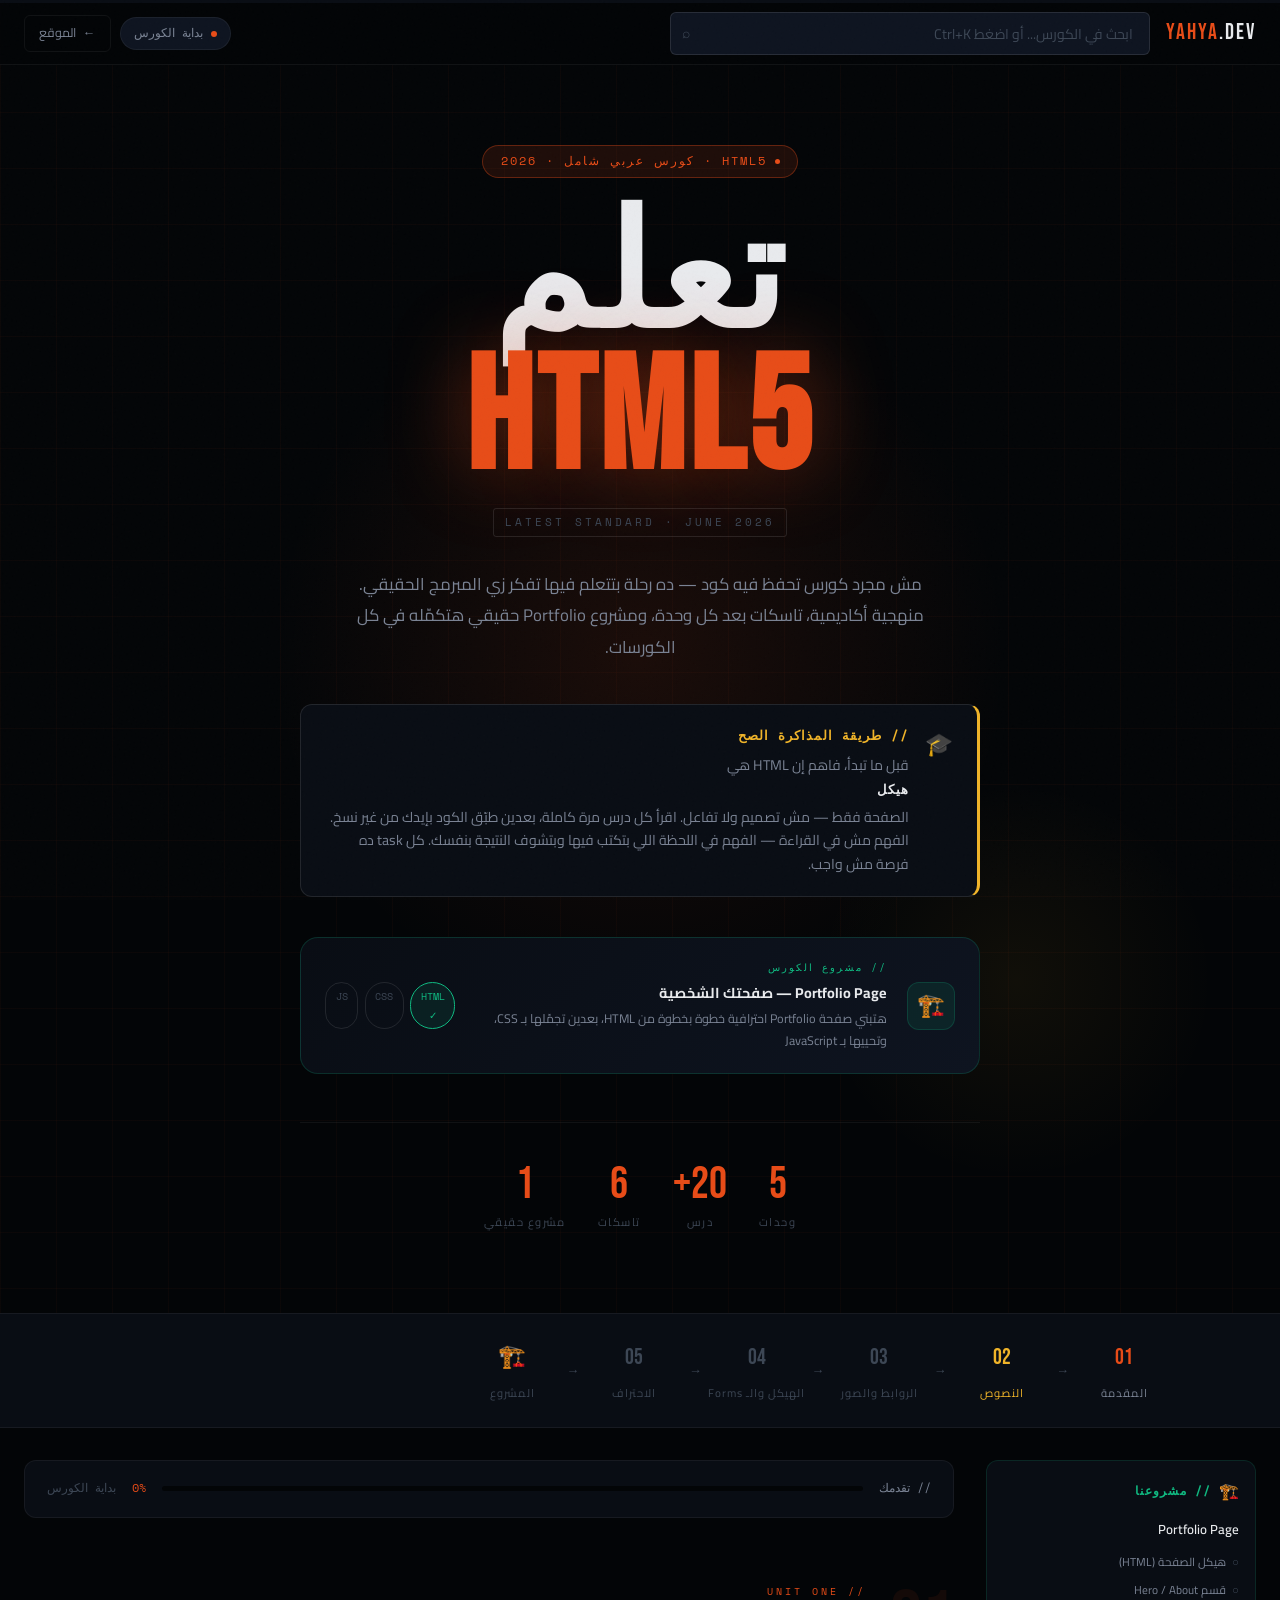
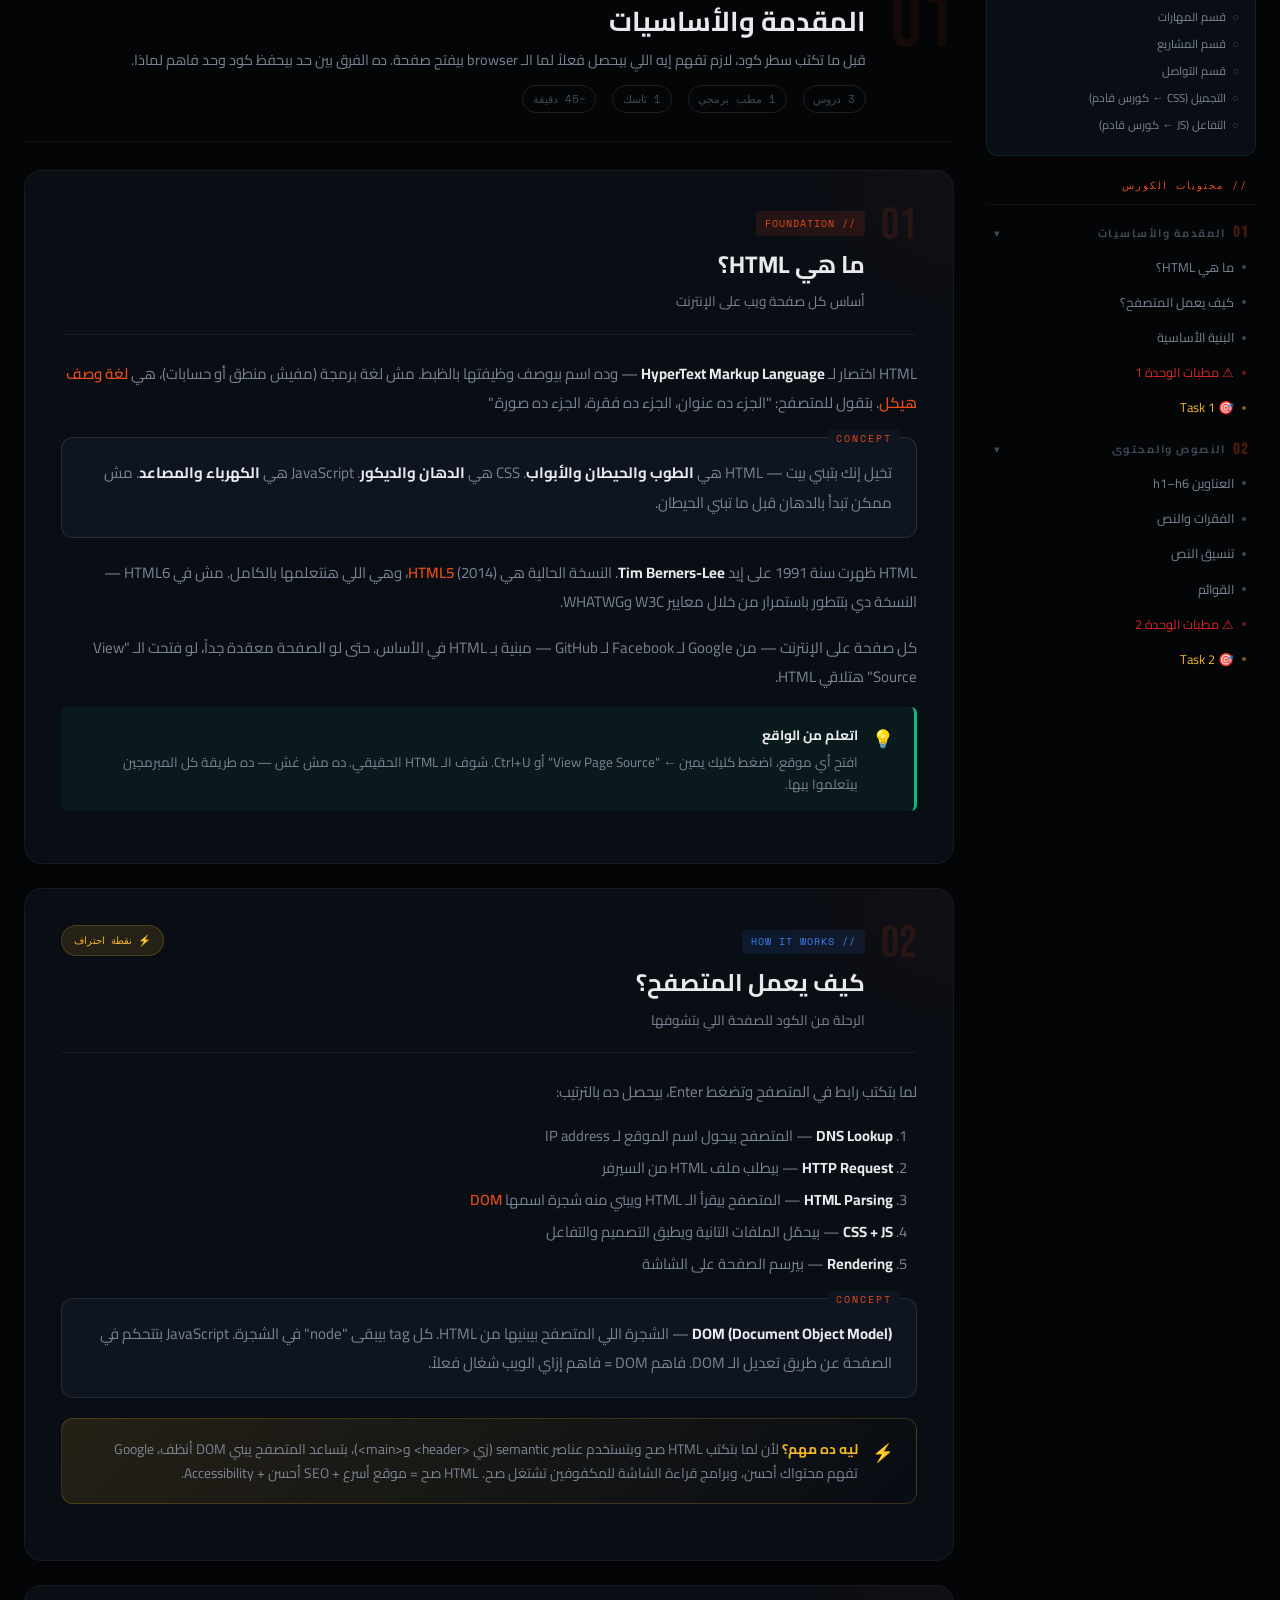
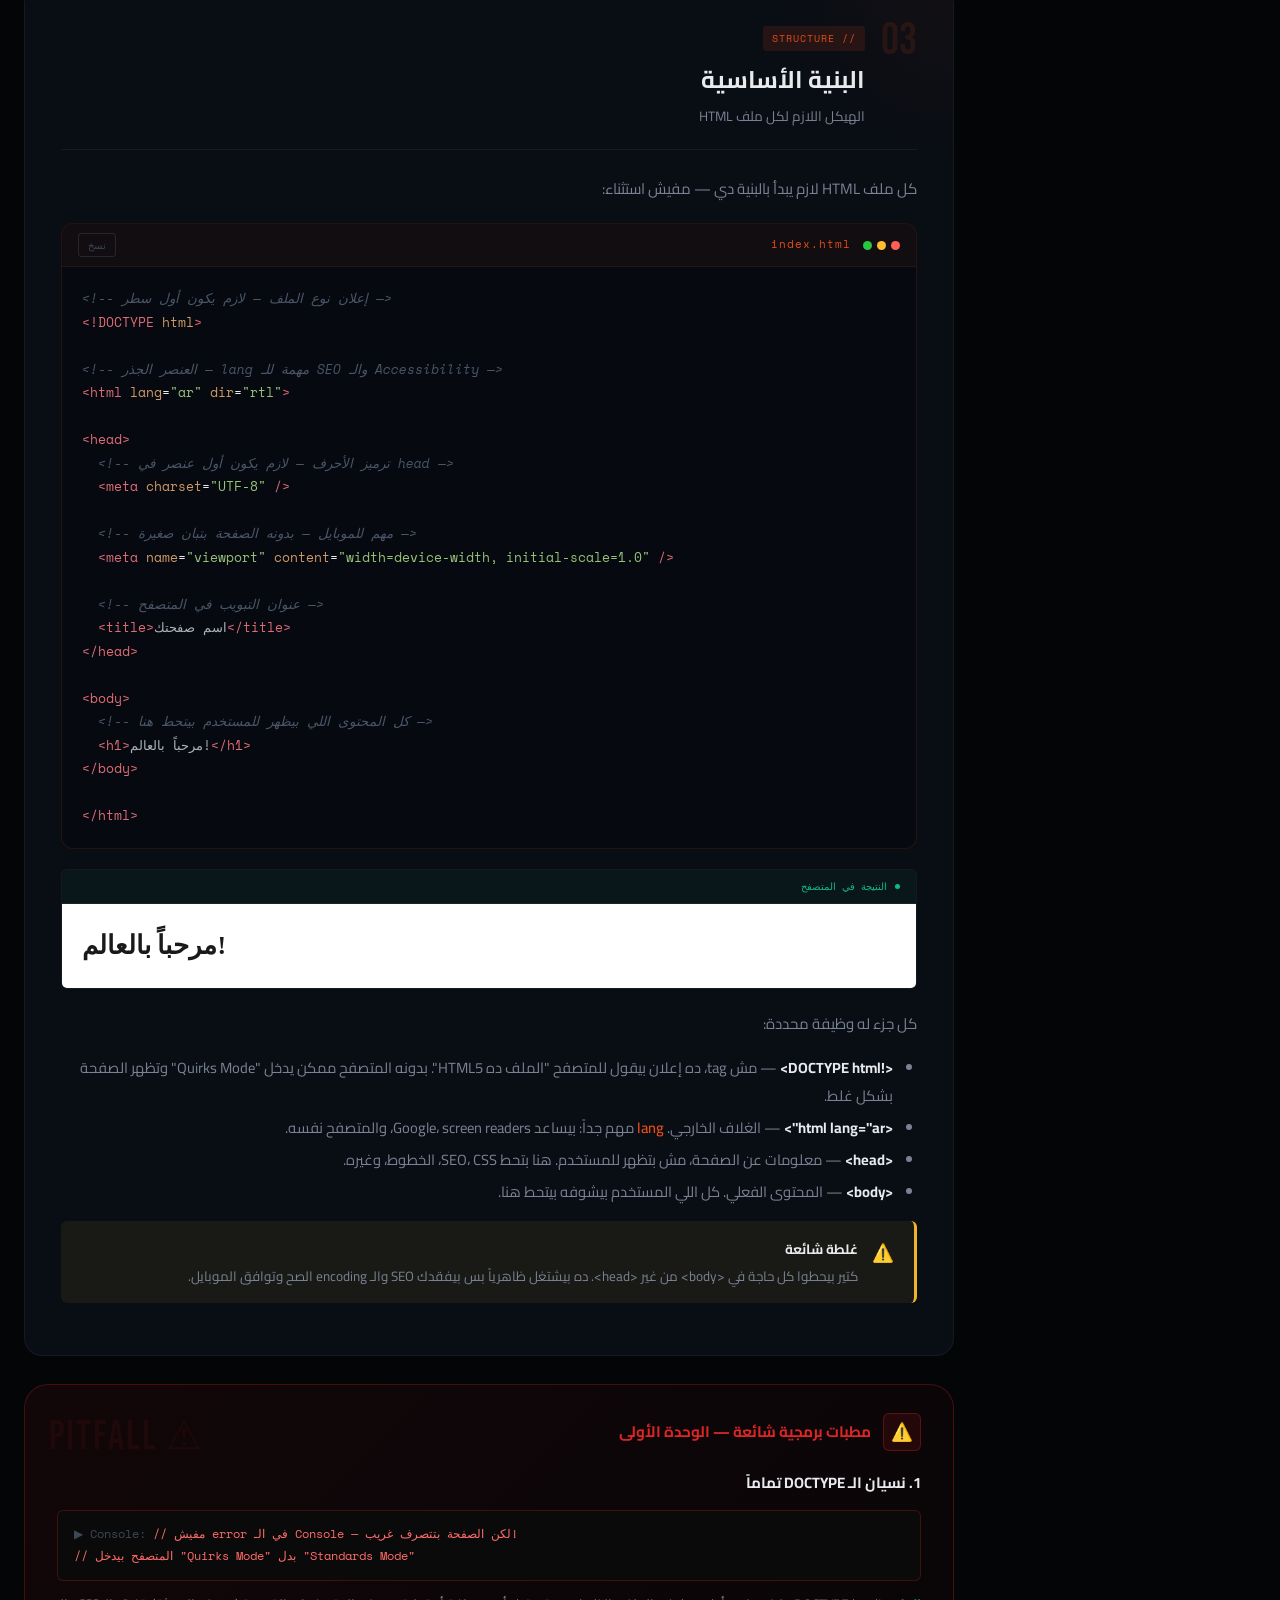
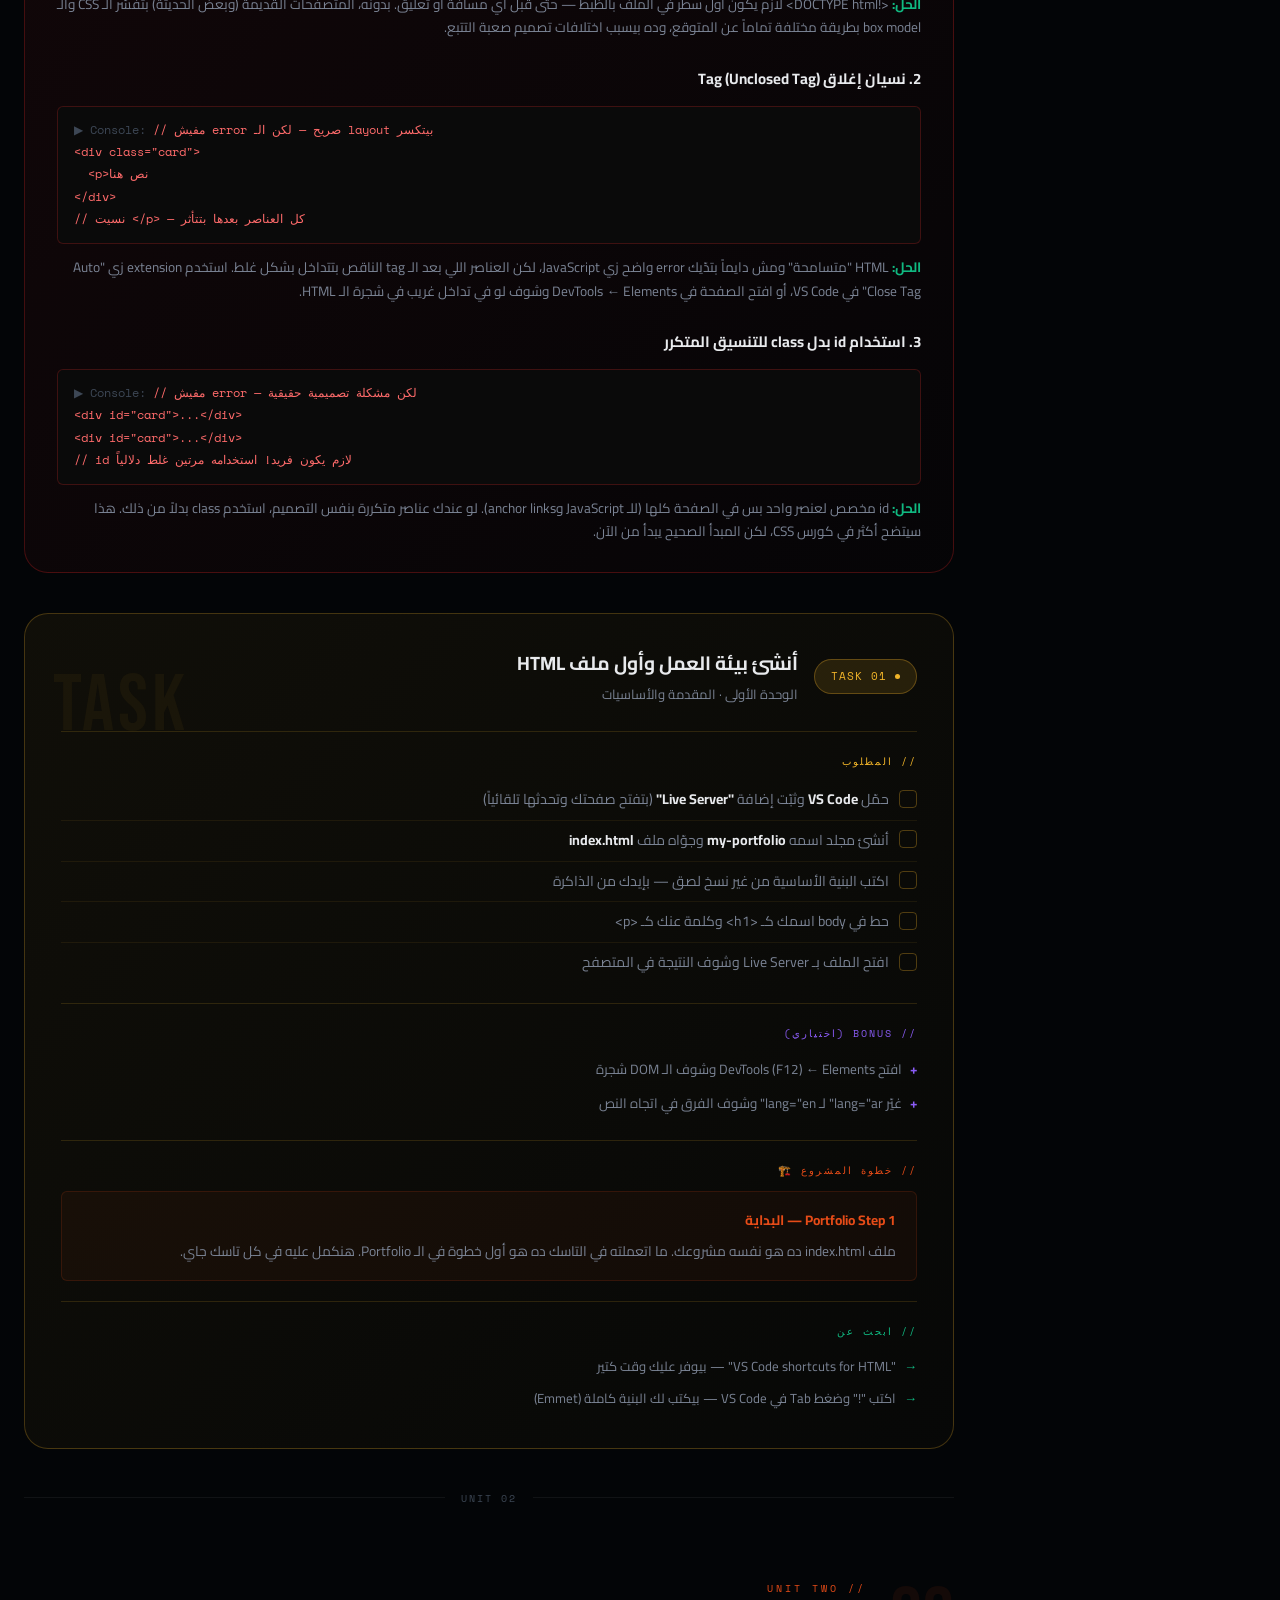
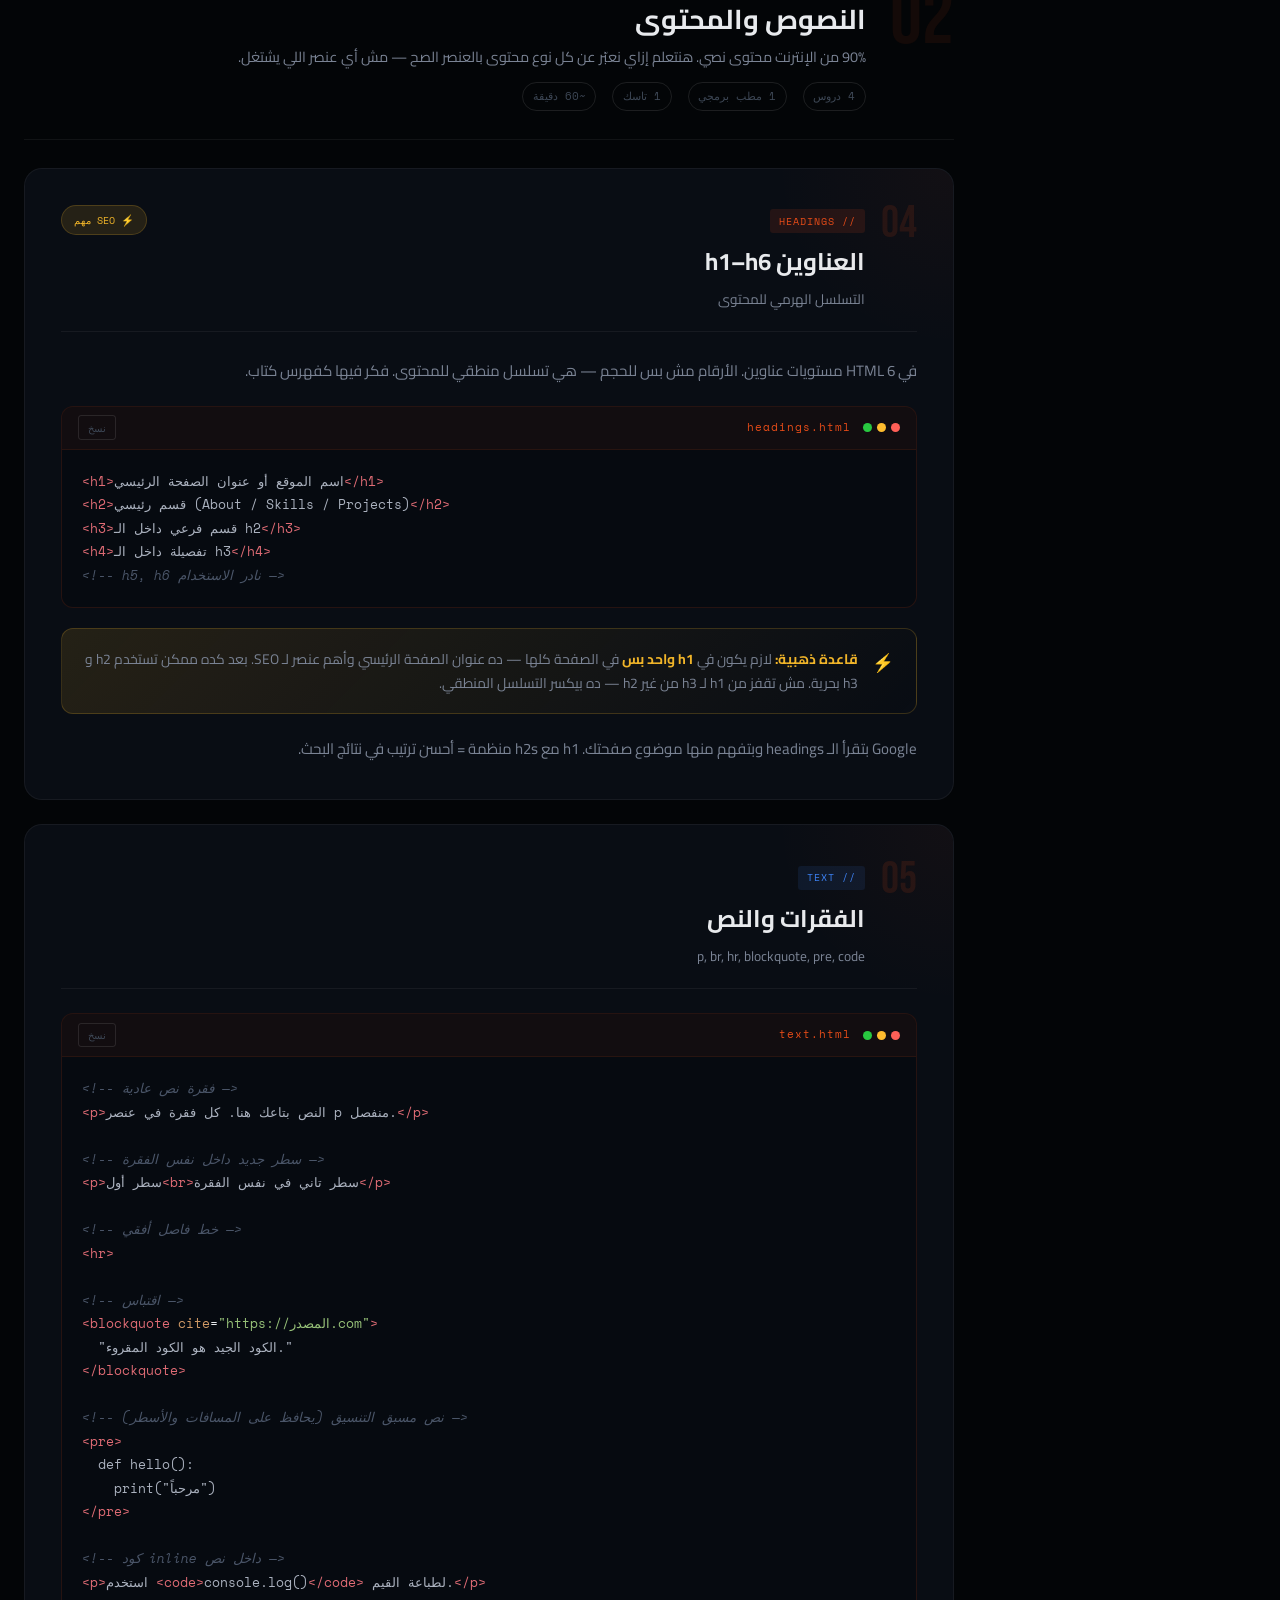
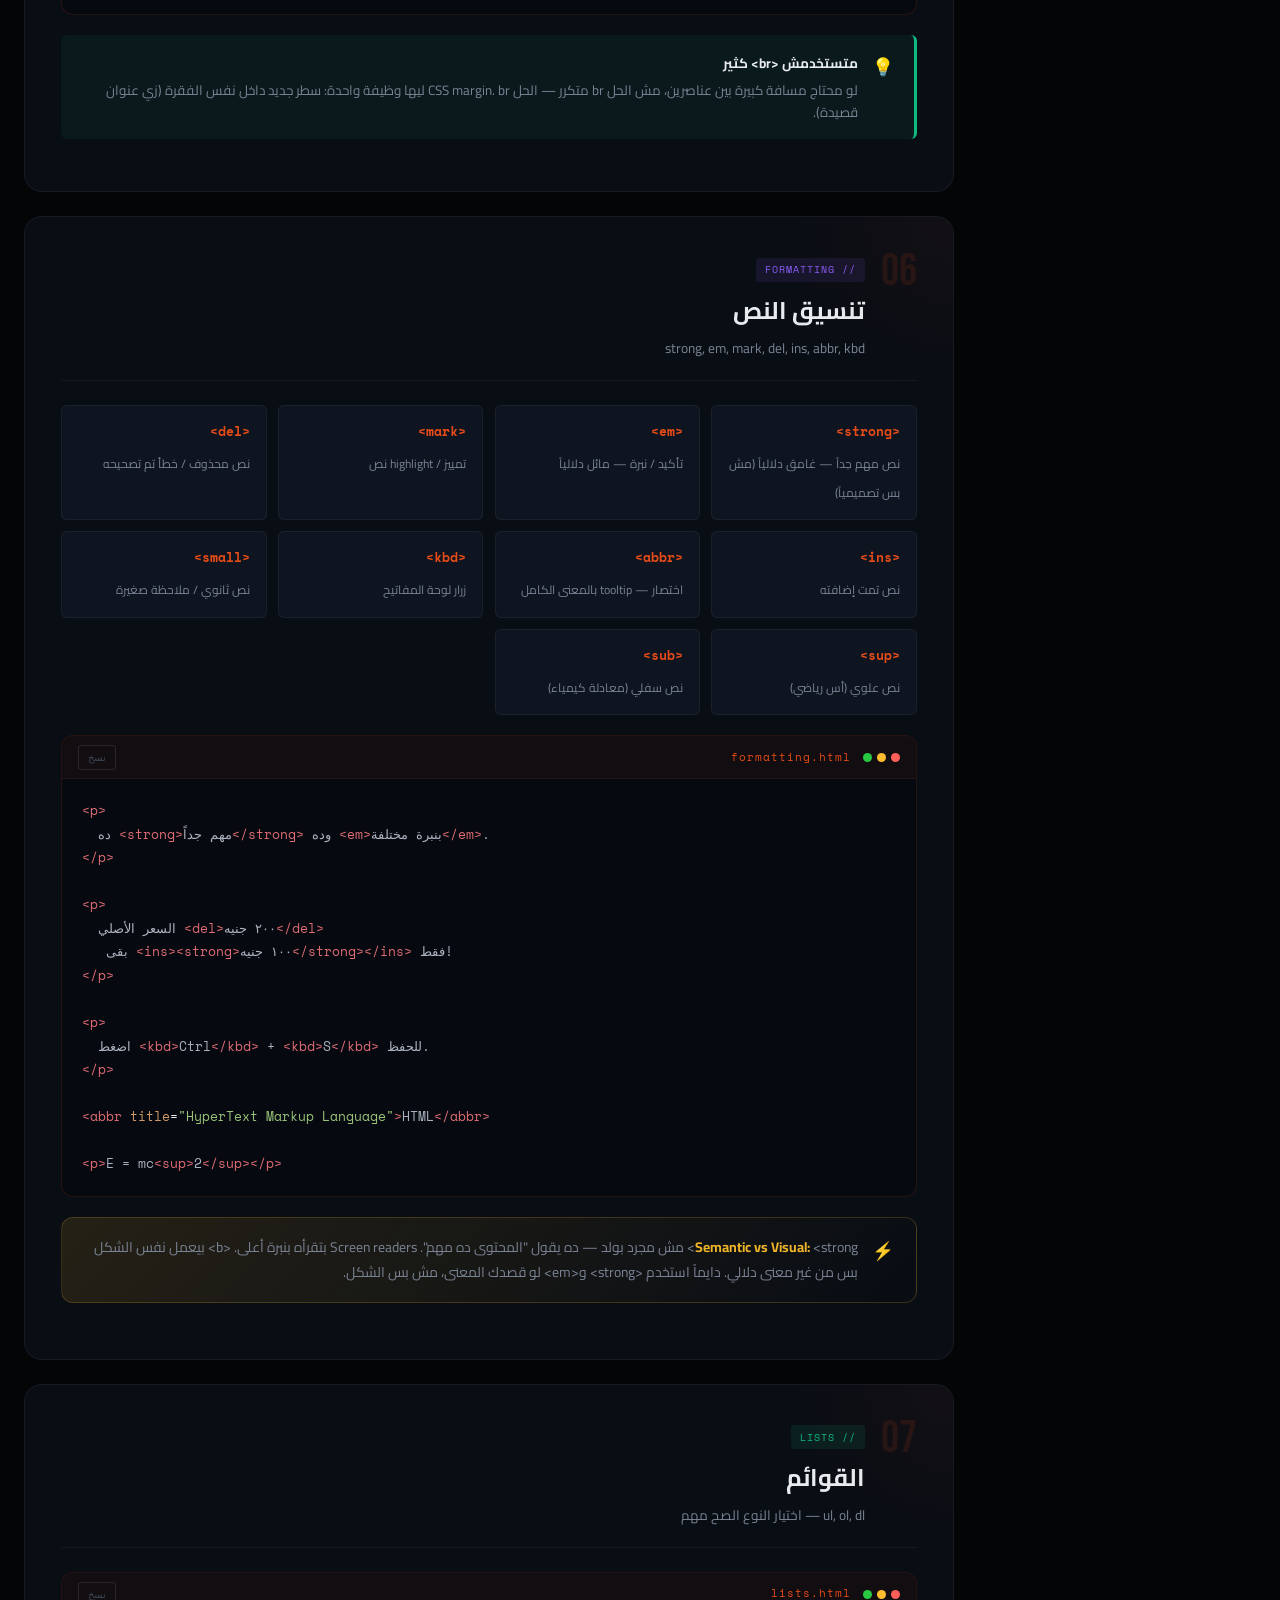
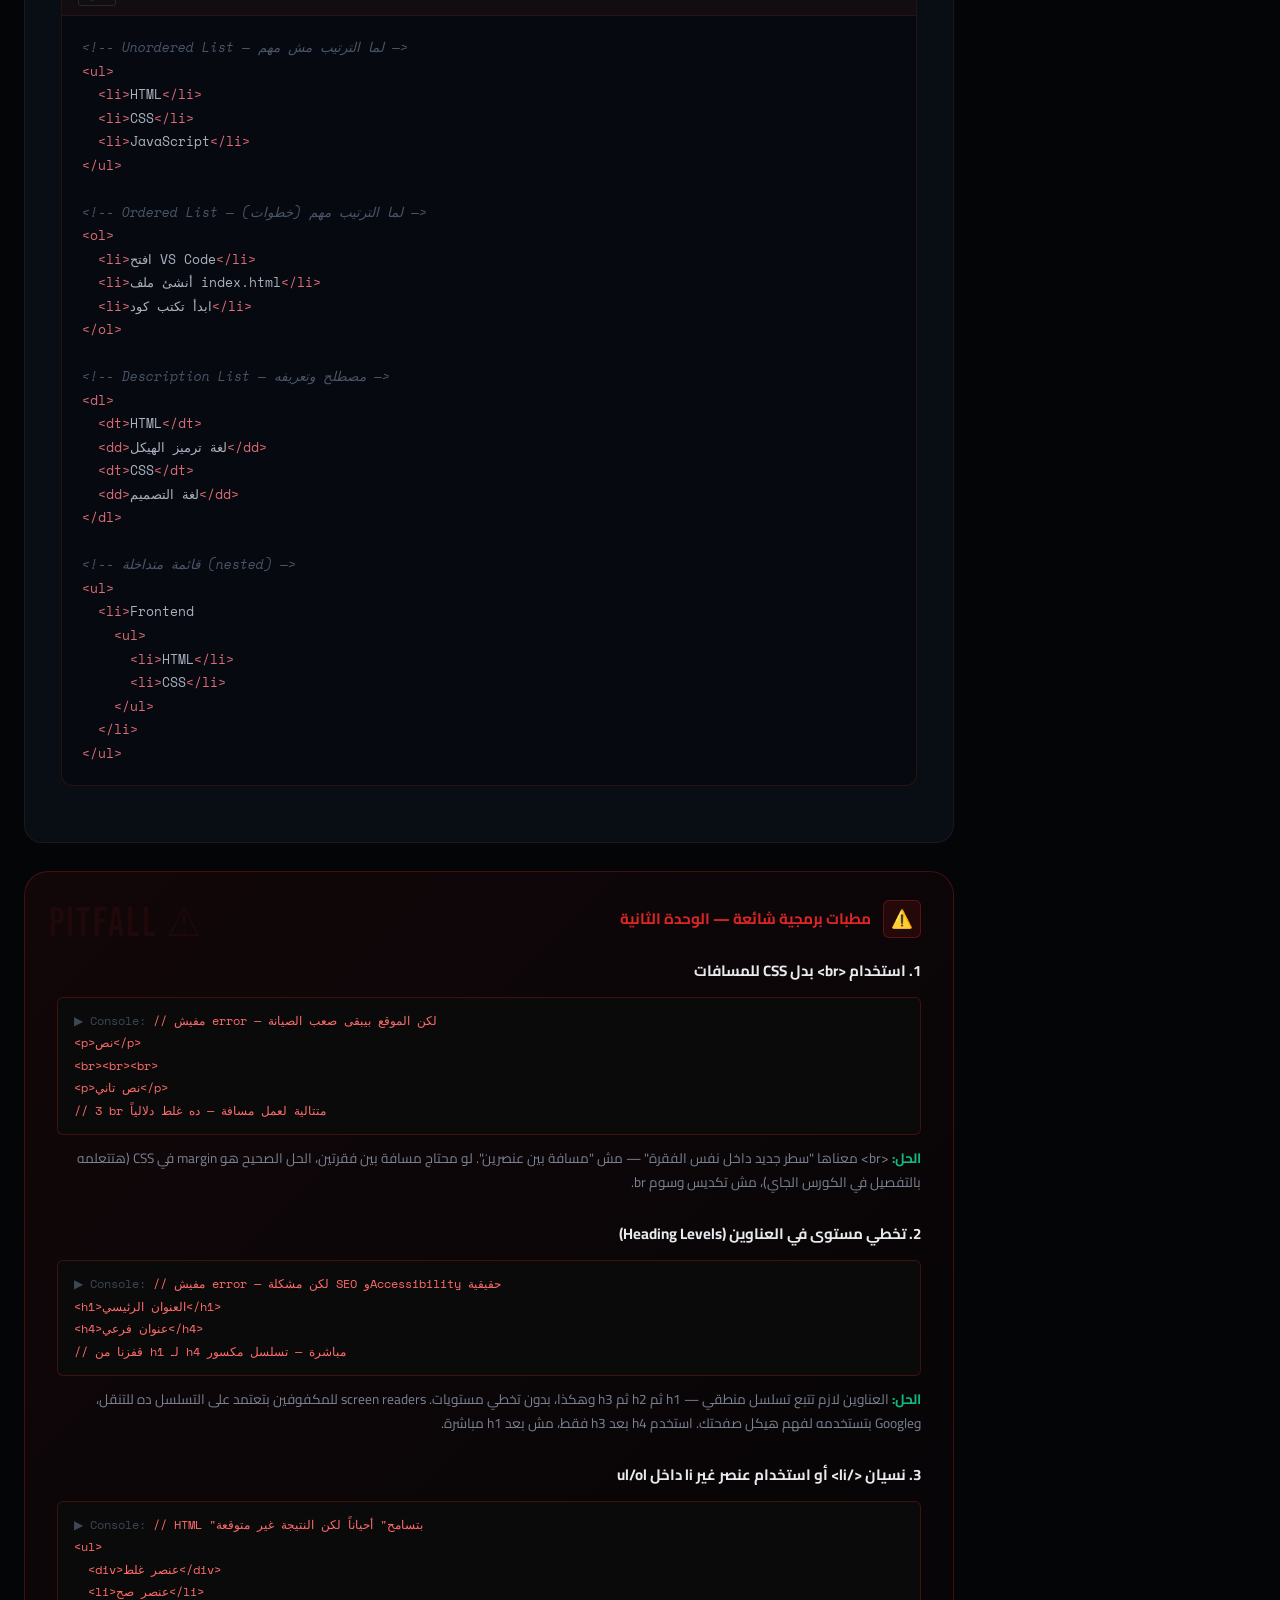
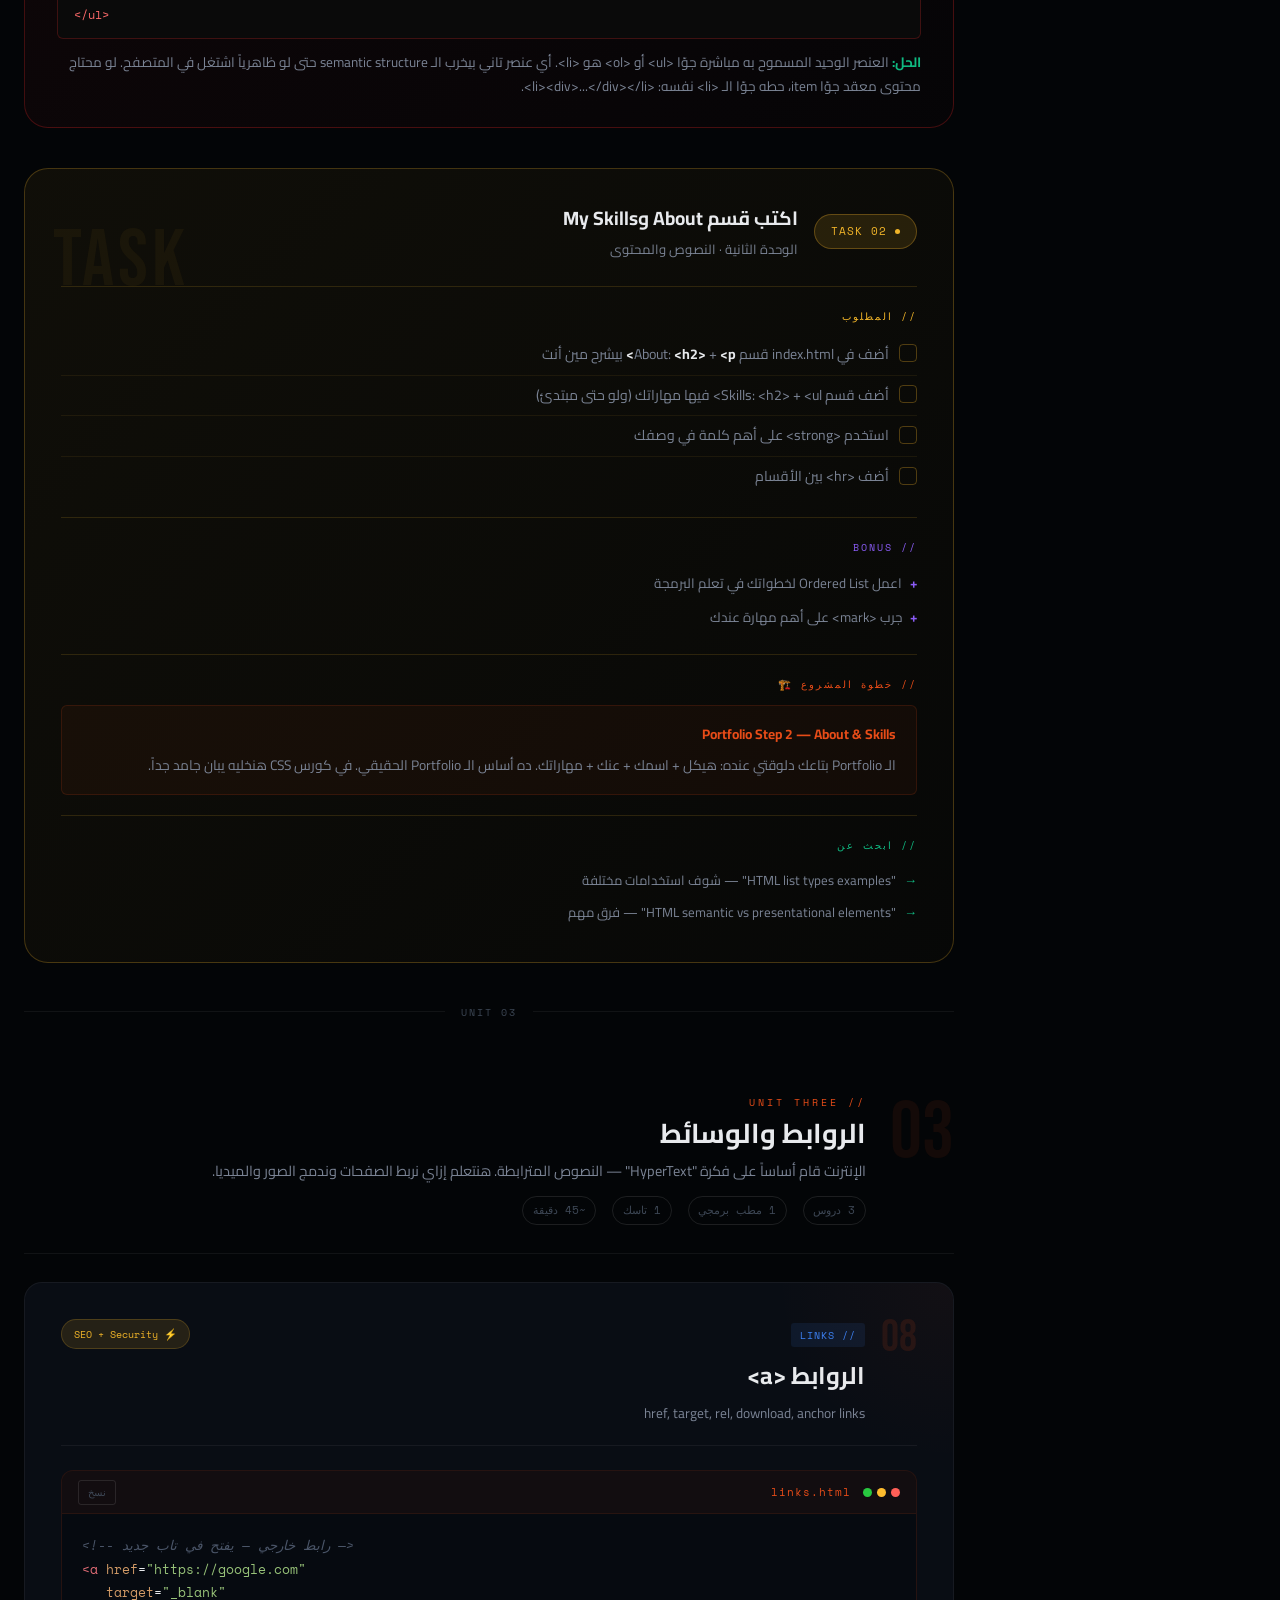
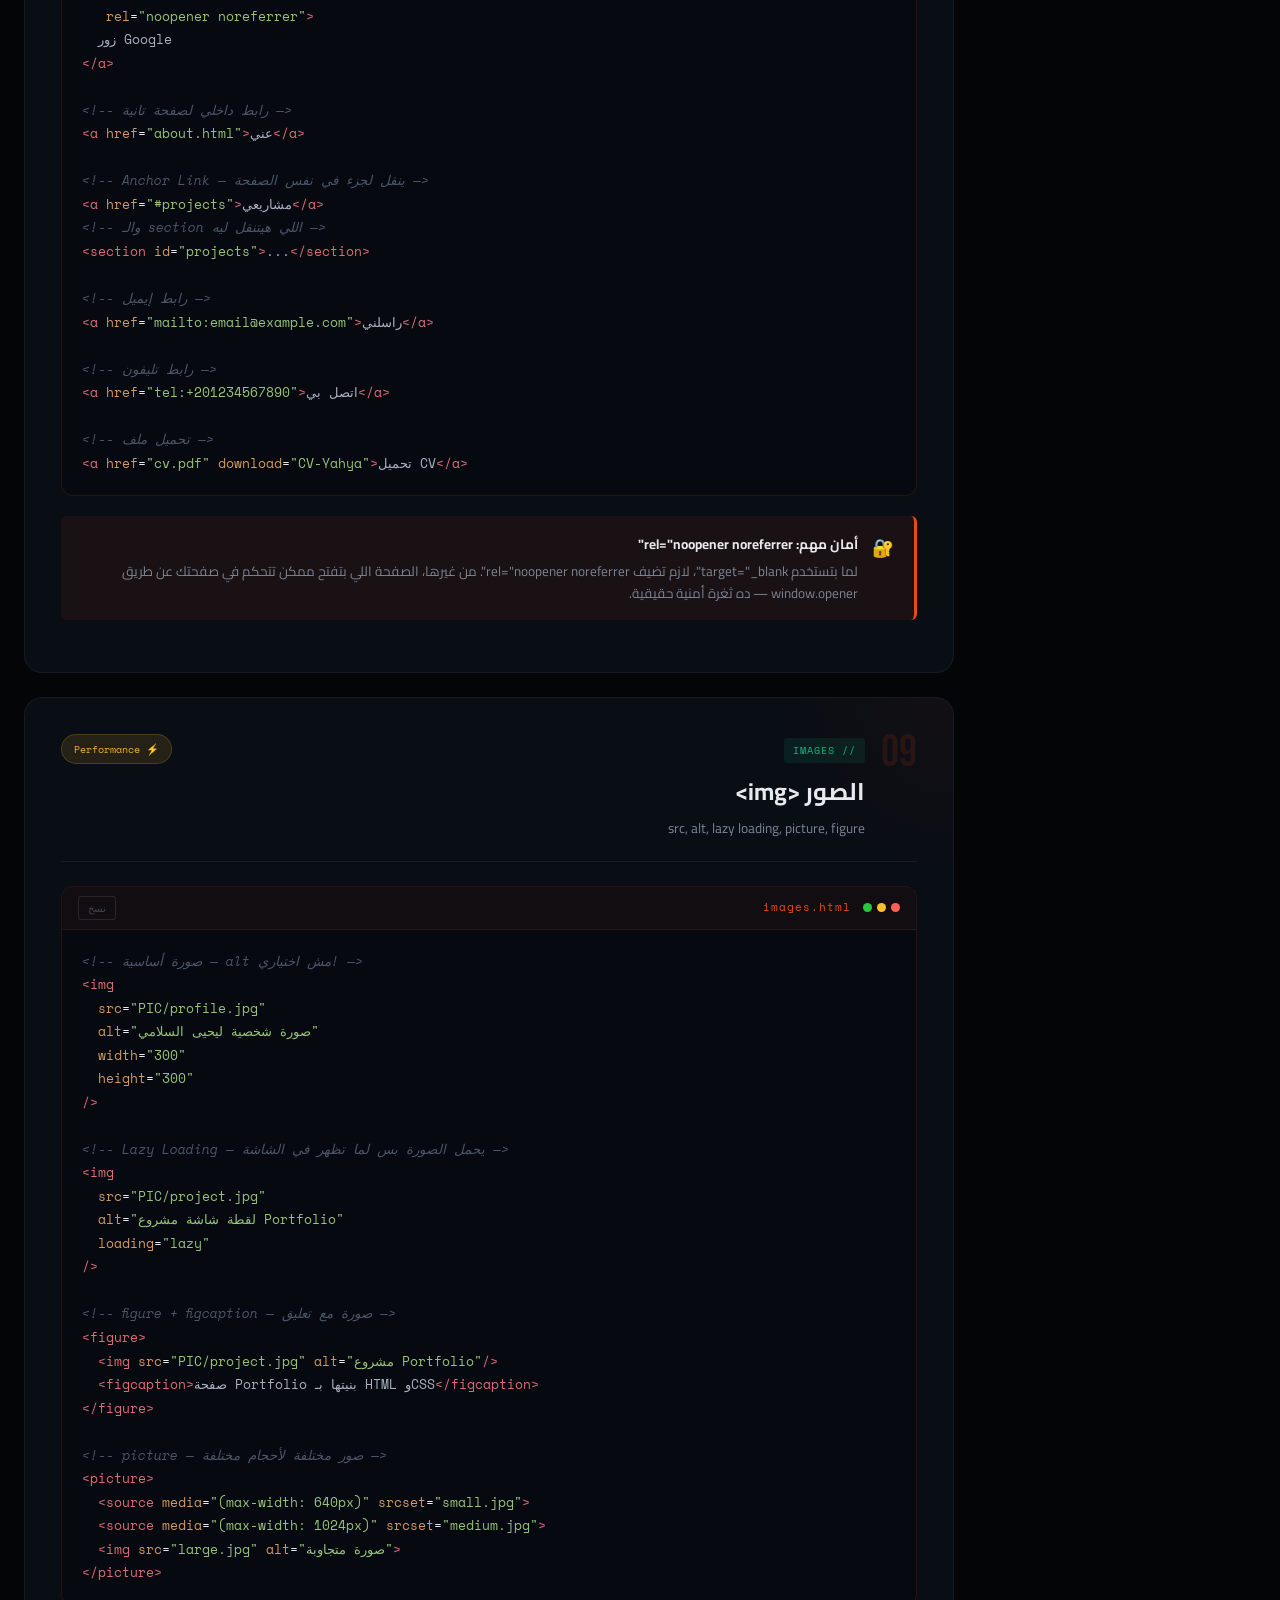
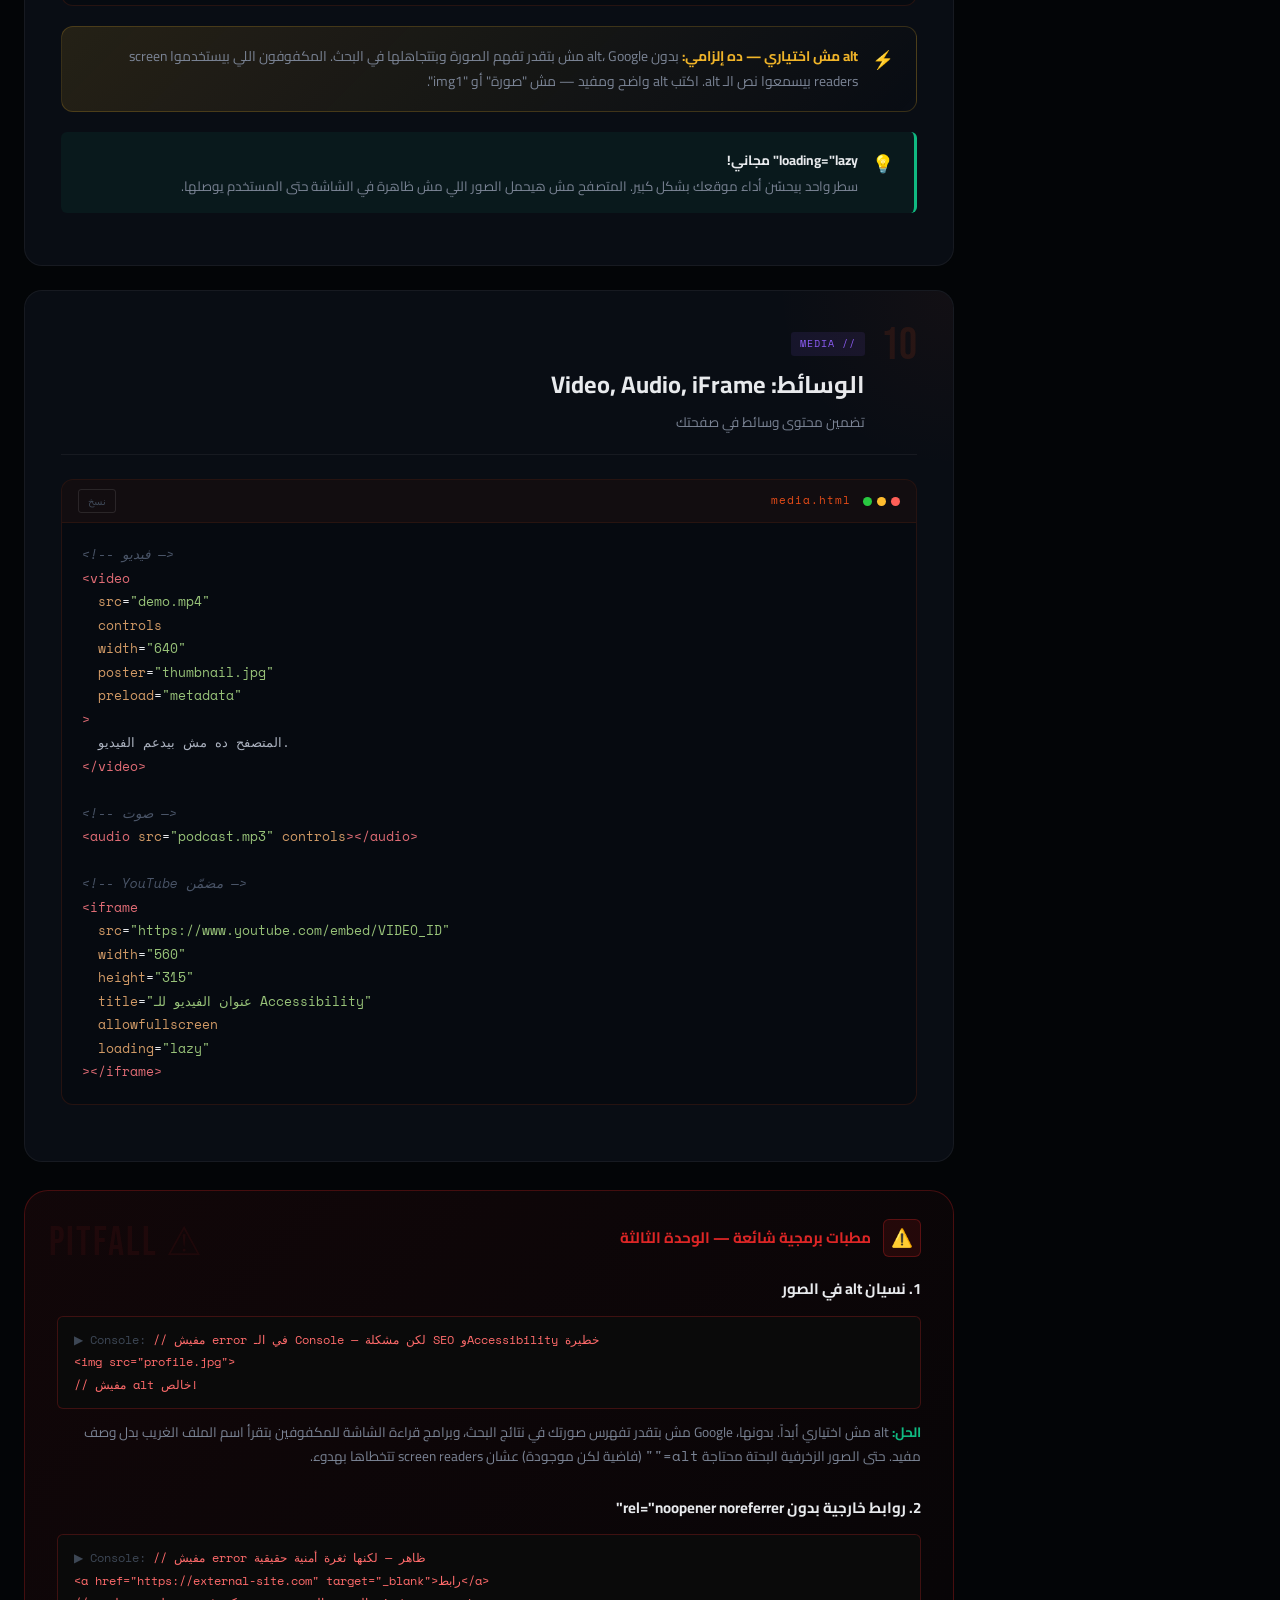
<file: Courses/learn-html.html>
<!DOCTYPE html>
<html lang="ar" dir="rtl">
<head>
  <meta charset="UTF-8" />
  <meta name="viewport" content="width=device-width, initial-scale=1.0" />
  <title>تعلم HTML5 من الصفر للاحتراف — Yahya.DEV</title>
  <meta name="description" content="الكورس العربي الأشمل لتعلم HTML5 من الصفر حتى الاحتراف — منهجية أكاديمية، تاسكات تطبيقية، ومشروع Portfolio حقيقي. بقلم Yahya.DEV" />
  <meta name="keywords" content="تعلم HTML, HTML5, كورس HTML بالعربي, Yahya.DEV, برمجة للمبتدئين, HTML tutorial Arabic, portfolio" />
  <meta name="author" content="Yahya Al-sulami — Yahya.DEV" />
  <meta name="robots" content="index, follow" />
  <meta property="og:title" content="تعلم HTML5 من الصفر — Yahya.DEV" />
  <meta property="og:description" content="الكورس العربي الأشمل لتعلم HTML5 بمنهجية أكاديمية ومشروع Portfolio حقيقي" />
  <meta property="og:type" content="article" />
  <meta property="og:url" content="https://yehiahwary0-oss.github.io/my-portfolio/Courses/learn-html.html" />
  <link rel="canonical" href="https://yehiahwary0-oss.github.io/my-portfolio/Courses/learn-html.html" />

  <script type="application/ld+json">
  {
    "@context": "https://schema.org",
    "@type": "Course",
    "name": "تعلم HTML5 من الصفر حتى الاحتراف",
    "description": "كورس HTML5 شامل بمنهجية أكاديمية متقدمة مع تاسكات تطبيقية ومشروع Portfolio",
    "provider": { "@type": "Person", "name": "Yahya Al-sulami", "url": "https://yehiahwary0-oss.github.io/my-portfolio/" },
    "inLanguage": "ar",
    "dateModified": "2026-06-16",
    "educationalLevel": "Beginner to Advanced"
  }
  </script>

  <link rel="preconnect" href="https://fonts.googleapis.com" />
  <link rel="preconnect" href="https://fonts.gstatic.com" crossorigin />
  <link href="https://fonts.googleapis.com/css2?family=Cairo:wght@300;400;500;600;700;900&family=Space+Mono:wght@400;700&family=Bebas+Neue&display=swap" rel="stylesheet" />

  <style>
    /* ═══════════════════════════════════════════
       TOKENS
    ═══════════════════════════════════════════ */
    :root {
      --bg:           #030507;
      --bg2:          #050810;
      --surface:      #090d14;
      --surface2:     #0e1420;
      --surface3:     #131b28;
      --border:       rgba(255,255,255,0.055);
      --border-md:    rgba(255,255,255,0.10);
      --accent:       #e74c18;
      --accent2:      #ff6b35;
      --accent-dim:   rgba(231,76,24,0.12);
      --accent-glow:  rgba(231,76,24,0.18);
      --gold:         #f0b429;
      --gold-dim:     rgba(240,180,41,0.12);
      --green:        #10b981;
      --green-dim:    rgba(16,185,129,0.10);
      --blue:         #3b82f6;
      --blue-dim:     rgba(59,130,246,0.10);
      --purple:       #8b5cf6;
      --purple-dim:   rgba(139,92,246,0.10);
      --text:         #e8eaed;
      --text-muted:   #7a8394;
      --text-dim:     #3d4755;
      --mono:         'Space Mono', monospace;
      --ar:           'Cairo', sans-serif;
      --display:      'Bebas Neue', cursive;
      --r-sm:  6px;
      --r-md:  12px;
      --r-lg:  18px;
      --r-xl:  24px;
    }

    *, *::before, *::after { box-sizing: border-box; margin: 0; padding: 0; }
    html { scroll-behavior: smooth; scroll-padding-top: 80px; }

    body {
      background: var(--bg);
      color: var(--text);
      font-family: var(--ar);
      line-height: 1.8;
      overflow-x: hidden;
      min-height: 100vh;
    }

    /* Grain */
    body::after {
      content: '';
      position: fixed;
      inset: 0;
      background-image: url("data:image/svg+xml,%3Csvg viewBox='0 0 512 512' xmlns='http://www.w3.org/2000/svg'%3E%3Cfilter id='n'%3E%3CfeTurbulence type='fractalNoise' baseFrequency='0.75' numOctaves='4' stitchTiles='stitch'/%3E%3C/filter%3E%3Crect width='100%25' height='100%25' filter='url(%23n)' opacity='0.035'/%3E%3C/svg%3E");
      pointer-events: none;
      z-index: 9999;
      opacity: 0.5;
    }

    ::-webkit-scrollbar { width: 4px; }
    ::-webkit-scrollbar-track { background: var(--bg); }
    ::-webkit-scrollbar-thumb { background: var(--accent); border-radius: 2px; }

    /* ═══════════════════════════════════════════
       TOP PROGRESS STRIP
    ═══════════════════════════════════════════ */
    #topStrip {
      position: fixed;
      top: 0; left: 0; right: 0;
      height: 3px;
      background: var(--surface);
      z-index: 2000;
    }
    #topStripFill {
      height: 100%;
      width: 0%;
      background: linear-gradient(90deg, var(--accent), var(--gold));
      transition: width 0.1s;
    }

    /* ═══════════════════════════════════════════
       NAVBAR
    ═══════════════════════════════════════════ */
    .navbar {
      position: fixed;
      top: 3px; left: 0; right: 0;
      z-index: 1000;
      height: 62px;
      background: rgba(3,5,7,0.88);
      backdrop-filter: blur(24px);
      -webkit-backdrop-filter: blur(24px);
      border-bottom: 1px solid var(--border);
      display: flex;
      align-items: center;
      gap: 1rem;
      padding: 0 1.5rem;
    }

    .nav-logo {
      font-family: var(--display);
      font-size: 1.35rem;
      letter-spacing: 2px;
      color: var(--accent);
      text-decoration: none;
      white-space: nowrap;
      flex-shrink: 0;
    }
    .nav-logo span { color: var(--text); }

    /* search */
    .nav-search {
      flex: 1;
      max-width: 480px;
      position: relative;
    }
    .nav-search-wrap {
      position: relative;
      display: flex;
      align-items: center;
    }
    #searchInput {
      width: 100%;
      background: var(--surface2);
      border: 1px solid var(--border-md);
      border-radius: var(--r-sm);
      padding: 0.48rem 1rem 0.48rem 2.6rem;
      color: var(--text);
      font-family: var(--ar);
      font-size: 0.875rem;
      outline: none;
      transition: border-color 0.2s, box-shadow 0.2s;
      direction: rtl;
    }
    #searchInput:focus {
      border-color: var(--accent);
      box-shadow: 0 0 0 3px var(--accent-dim);
    }
    #searchInput::placeholder { color: var(--text-dim); }
    .search-icon {
      position: absolute;
      left: 0.75rem;
      color: var(--text-dim);
      font-size: 0.85rem;
      pointer-events: none;
      z-index: 1;
    }
    .search-kbd {
      position: absolute;
      left: 0.4rem;
      top: 50%;
      transform: translateY(-50%);
      font-family: var(--mono);
      font-size: 0.6rem;
      color: var(--text-dim);
      border: 1px solid var(--border-md);
      border-radius: 3px;
      padding: 0.1rem 0.35rem;
      pointer-events: none;
    }
    .search-dropdown {
      position: absolute;
      top: calc(100% + 6px);
      left: 0; right: 0;
      background: var(--surface);
      border: 1px solid var(--border-md);
      border-radius: var(--r-md);
      overflow: hidden;
      display: none;
      max-height: 380px;
      overflow-y: auto;
      box-shadow: 0 24px 64px rgba(0,0,0,0.7), 0 0 0 1px rgba(231,76,24,0.08);
      z-index: 900;
    }
    .search-dropdown.open { display: block; }
    .search-result-item {
      display: flex;
      align-items: center;
      gap: 0.75rem;
      padding: 0.7rem 1rem;
      border-bottom: 1px solid var(--border);
      text-decoration: none;
      color: var(--text);
      transition: background 0.12s;
      cursor: pointer;
    }
    .search-result-item:hover,
    .search-result-item.focused { background: var(--surface2); }
    .search-result-item:last-child { border-bottom: none; }
    .sri-badge {
      font-size: 0.65rem;
      font-family: var(--mono);
      padding: 0.15rem 0.45rem;
      border-radius: 3px;
      white-space: nowrap;
      flex-shrink: 0;
    }
    .sri-badge.unit   { background: var(--accent-dim); color: var(--accent); }
    .sri-badge.task   { background: var(--gold-dim); color: var(--gold); }
    .sri-badge.proj   { background: var(--green-dim); color: var(--green); }
    .sri-badge.ref    { background: var(--purple-dim); color: var(--purple); }
    .sri-text-title { font-size: 0.85rem; font-weight: 600; }
    .sri-text-desc  { font-size: 0.72rem; color: var(--text-muted); margin-top: 1px; }
    .search-no-result {
      padding: 1.25rem;
      text-align: center;
      color: var(--text-dim);
      font-size: 0.85rem;
      font-family: var(--mono);
    }
    .search-hint {
      padding: 0.6rem 1rem;
      font-size: 0.7rem;
      color: var(--text-dim);
      font-family: var(--mono);
      border-bottom: 1px solid var(--border);
      display: flex;
      justify-content: space-between;
    }

    .nav-actions { display: flex; align-items: center; gap: 0.6rem; margin-right: auto; flex-shrink: 0; }

    /* progress pill in nav */
    .nav-progress-pill {
      display: flex;
      align-items: center;
      gap: 0.5rem;
      padding: 0.35rem 0.8rem;
      background: var(--surface2);
      border: 1px solid var(--border);
      border-radius: 100px;
      font-size: 0.72rem;
      font-family: var(--mono);
      color: var(--text-muted);
      white-space: nowrap;
    }
    .nav-progress-dot {
      width: 6px; height: 6px;
      border-radius: 50%;
      background: var(--accent);
    }

    .nav-back {
      display: flex;
      align-items: center;
      gap: 0.4rem;
      padding: 0.4rem 0.9rem;
      border: 1px solid var(--border);
      border-radius: var(--r-sm);
      color: var(--text-muted);
      text-decoration: none;
      font-size: 0.78rem;
      font-family: var(--ar);
      transition: all 0.2s;
      white-space: nowrap;
    }
    .nav-back:hover { border-color: var(--accent); color: var(--accent); }

    /* ═══════════════════════════════════════════
       HERO
    ═══════════════════════════════════════════ */
    .hero {
      position: relative;
      min-height: 100vh;
      display: flex;
      align-items: center;
      justify-content: center;
      text-align: center;
      padding: 9rem 1.5rem 5rem;
      overflow: hidden;
    }

    .hero-grid-bg {
      position: absolute;
      inset: 0;
      background-image:
        linear-gradient(rgba(231,76,24,0.035) 1px, transparent 1px),
        linear-gradient(90deg, rgba(231,76,24,0.035) 1px, transparent 1px);
      background-size: 56px 56px;
    }

    .hero-glow-main {
      position: absolute;
      width: 800px; height: 800px;
      background: radial-gradient(circle, rgba(231,76,24,0.10) 0%, transparent 65%);
      top: 50%; left: 50%;
      transform: translate(-50%, -50%);
      pointer-events: none;
    }
    .hero-glow-side {
      position: absolute;
      width: 400px; height: 400px;
      background: radial-gradient(circle, rgba(240,180,41,0.06) 0%, transparent 70%);
      bottom: 10%; right: 5%;
      pointer-events: none;
    }

    .hero-inner { position: relative; z-index: 1; max-width: 900px; }

    .hero-eyebrow {
      display: inline-flex;
      align-items: center;
      gap: 0.5rem;
      padding: 0.35rem 1.1rem;
      border: 1px solid rgba(231,76,24,0.35);
      border-radius: 100px;
      font-size: 0.72rem;
      font-family: var(--mono);
      color: var(--accent);
      letter-spacing: 2px;
      margin-bottom: 2rem;
      background: var(--accent-dim);
    }
    .hero-eyebrow-dot {
      width: 5px; height: 5px;
      background: var(--accent);
      border-radius: 50%;
      animation: pulse 2s infinite;
    }
    @keyframes pulse {
      0%,100% { opacity:1; transform:scale(1); }
      50%      { opacity:0.4; transform:scale(1.4); }
    }

    .hero h1 {
      font-family: var(--display);
      font-size: clamp(4.5rem, 14vw, 10rem);
      line-height: 0.88;
      letter-spacing: 4px;
      margin-bottom: 0.4rem;
    }
    .hero h1 .w1 { color: var(--text); display: block; }
    .hero h1 .w2 {
      color: var(--accent);
      display: block;
      text-shadow: 0 0 80px rgba(231,76,24,0.45);
    }

    .hero-version {
      display: inline-block;
      margin-top: 0.6rem;
      font-family: var(--mono);
      font-size: 0.7rem;
      color: var(--text-dim);
      letter-spacing: 3px;
      border: 1px solid var(--border-md);
      padding: 0.2rem 0.7rem;
      border-radius: 3px;
    }

    .hero-desc {
      font-size: 1.05rem;
      color: var(--text-muted);
      max-width: 600px;
      margin: 2rem auto 0;
      line-height: 1.9;
    }

    /* Study tip banner */
    .hero-study-tip {
      margin: 2.5rem auto 0;
      max-width: 680px;
      background: var(--surface);
      border: 1px solid var(--border-md);
      border-right: 3px solid var(--gold);
      border-radius: var(--r-md);
      padding: 1.2rem 1.5rem;
      display: flex;
      gap: 1rem;
      align-items: flex-start;
      text-align: right;
    }
    .hst-icon { font-size: 1.4rem; flex-shrink: 0; }
    .hst-body strong {
      display: block;
      color: var(--gold);
      font-size: 0.82rem;
      font-family: var(--mono);
      letter-spacing: 1px;
      margin-bottom: 0.35rem;
    }
    .hst-body p { font-size: 0.88rem; color: var(--text-muted); line-height: 1.7; margin: 0; }

    /* hero stats */
    .hero-stats {
      display: flex;
      justify-content: center;
      gap: 2rem;
      flex-wrap: wrap;
      margin-top: 3rem;
      padding-top: 2.5rem;
      border-top: 1px solid var(--border);
    }
    .hstat { text-align: center; }
    .hstat-num {
      font-family: var(--display);
      font-size: 2.8rem;
      color: var(--accent);
      line-height: 1;
    }
    .hstat-label { font-size: 0.7rem; color: var(--text-dim); letter-spacing: 1.5px; margin-top: 0.3rem; text-transform: uppercase; }

    /* Project ribbon */
    .hero-project-ribbon {
      margin: 2.5rem auto 0;
      max-width: 680px;
      background: linear-gradient(135deg, var(--surface) 0%, var(--surface2) 100%);
      border: 1px solid rgba(16,185,129,0.2);
      border-radius: var(--r-lg);
      padding: 1.25rem 1.5rem;
      display: flex;
      align-items: center;
      gap: 1.25rem;
    }
    .hpr-icon {
      width: 48px; height: 48px;
      background: var(--green-dim);
      border: 1px solid rgba(16,185,129,0.2);
      border-radius: var(--r-md);
      display: flex;
      align-items: center;
      justify-content: center;
      font-size: 1.4rem;
      flex-shrink: 0;
    }
    .hpr-body { text-align: right; }
    .hpr-label {
      font-family: var(--mono);
      font-size: 0.65rem;
      color: var(--green);
      letter-spacing: 2px;
      margin-bottom: 0.2rem;
    }
    .hpr-title { font-size: 0.9rem; font-weight: 700; color: var(--text); }
    .hpr-desc  { font-size: 0.78rem; color: var(--text-muted); margin-top: 0.1rem; }
    .hpr-chain {
      margin-right: auto;
      display: flex;
      gap: 0.4rem;
    }
    .hpr-chain-item {
      padding: 0.25rem 0.6rem;
      border-radius: 100px;
      font-size: 0.65rem;
      font-family: var(--mono);
      border: 1px solid var(--border-md);
      color: var(--text-dim);
    }
    .hpr-chain-item.active { border-color: var(--green); color: var(--green); background: var(--green-dim); }

    /* ═══════════════════════════════════════════
       ROADMAP STRIP
    ═══════════════════════════════════════════ */
    .roadmap-strip {
      background: var(--surface);
      border-top: 1px solid var(--border);
      border-bottom: 1px solid var(--border);
      padding: 1.5rem;
      overflow-x: auto;
    }
    .roadmap-inner {
      max-width: 1100px;
      margin: 0 auto;
      display: flex;
      align-items: center;
      gap: 0;
      min-width: max-content;
      padding: 0 1rem;
    }
    .rm-step {
      display: flex;
      flex-direction: column;
      align-items: center;
      gap: 0.3rem;
      min-width: 100px;
    }
    .rm-num {
      font-family: var(--display);
      font-size: 1.4rem;
      color: var(--text-dim);
    }
    .rm-step.done .rm-num { color: var(--accent); }
    .rm-step.current .rm-num { color: var(--gold); }
    .rm-name { font-size: 0.7rem; color: var(--text-dim); letter-spacing: 1px; text-align: center; }
    .rm-step.done .rm-name { color: var(--text-muted); }
    .rm-step.current .rm-name { color: var(--gold); }
    .rm-arrow { color: var(--text-dim); font-size: 0.8rem; padding: 0 0.3rem; flex-shrink: 0; }

    /* ═══════════════════════════════════════════
       PAGE LAYOUT
    ═══════════════════════════════════════════ */
    .page-layout {
      display: grid;
      grid-template-columns: 270px 1fr;
      max-width: 1380px;
      margin: 0 auto;
      padding: 2rem 1.5rem;
      gap: 2rem;
      align-items: start;
    }

    @media (max-width: 960px) {
      .page-layout { grid-template-columns: 1fr; }
      .sidebar { display: none; }
    }

    /* ═══════════════════════════════════════════
       SIDEBAR
    ═══════════════════════════════════════════ */
    .sidebar {
      position: sticky;
      top: 76px;
      height: calc(100vh - 90px);
      overflow-y: auto;
      padding-bottom: 2rem;
    }
    .sidebar::-webkit-scrollbar { width: 2px; }
    .sidebar::-webkit-scrollbar-thumb { background: var(--border); }

    /* mini project tracker */
    .sb-project-card {
      background: var(--surface);
      border: 1px solid rgba(16,185,129,0.15);
      border-radius: var(--r-md);
      padding: 1rem;
      margin-bottom: 1.25rem;
    }
    .sb-proj-header {
      display: flex;
      align-items: center;
      gap: 0.5rem;
      margin-bottom: 0.75rem;
    }
    .sb-proj-icon { font-size: 1rem; }
    .sb-proj-title { font-size: 0.75rem; font-weight: 700; color: var(--green); font-family: var(--mono); letter-spacing: 1px; }
    .sb-proj-name { font-size: 0.82rem; color: var(--text); font-weight: 600; margin-bottom: 0.5rem; }
    .sb-proj-steps { list-style: none; }
    .sb-proj-step {
      font-size: 0.72rem;
      color: var(--text-muted);
      padding: 0.2rem 0;
      display: flex;
      align-items: center;
      gap: 0.4rem;
    }
    .sb-proj-step.done { color: var(--green); }
    .sb-proj-step.done::before { content: '✓'; }
    .sb-proj-step.pending::before { content: '○'; color: var(--text-dim); }
    .sb-proj-step.current::before { content: '►'; color: var(--gold); }
    .sb-proj-step.current { color: var(--gold); }

    .sb-nav-label {
      font-family: var(--mono);
      font-size: 0.65rem;
      color: var(--accent);
      letter-spacing: 2px;
      padding: 0 0.5rem 0.6rem;
      border-bottom: 1px solid var(--border);
      margin-bottom: 0.75rem;
      text-transform: uppercase;
    }

    .sb-unit { margin-bottom: 0.5rem; }
    .sb-unit-header {
      display: flex;
      align-items: center;
      gap: 0.5rem;
      padding: 0.4rem 0.5rem;
      font-size: 0.68rem;
      color: var(--text-dim);
      text-transform: uppercase;
      letter-spacing: 1.5px;
      font-weight: 700;
      cursor: pointer;
      border-radius: var(--r-sm);
      transition: background 0.15s;
      user-select: none;
    }
    .sb-unit-header:hover { background: var(--surface2); }
    .sb-unit-num {
      font-family: var(--display);
      font-size: 1rem;
      color: rgba(231,76,24,0.3);
      line-height: 1;
    }
    .sb-unit-arrow { margin-right: auto; transition: transform 0.2s; font-size: 0.6rem; }
    .sb-unit.collapsed .sb-unit-arrow { transform: rotate(-90deg); }

    .sb-unit-links { overflow: hidden; }
    .sb-unit.collapsed .sb-unit-links { display: none; }

    .sb-link {
      display: flex;
      align-items: center;
      gap: 0.5rem;
      padding: 0.38rem 0.5rem 0.38rem 1.5rem;
      font-size: 0.80rem;
      color: var(--text-muted);
      text-decoration: none;
      border-radius: var(--r-sm);
      transition: all 0.14s;
      border-right: 2px solid transparent;
      position: relative;
    }
    .sb-link:hover,
    .sb-link.active {
      color: var(--accent);
      background: var(--accent-dim);
      border-right-color: var(--accent);
    }
    .sb-link-task {
      color: var(--gold);
      border-right-color: transparent;
    }
    .sb-link-task:hover,
    .sb-link-task.active {
      color: var(--gold);
      background: var(--gold-dim);
      border-right-color: var(--gold);
    }
    .sb-link-proj {
      color: var(--green);
    }
    .sb-link-proj:hover,
    .sb-link-proj.active {
      color: var(--green);
      background: var(--green-dim);
      border-right-color: var(--green);
    }
    .sb-dot {
      width: 4px; height: 4px;
      border-radius: 50%;
      background: currentColor;
      opacity: 0.5;
      flex-shrink: 0;
    }

    /* ═══════════════════════════════════════════
       MAIN CONTENT
    ═══════════════════════════════════════════ */
    .main { min-width: 0; }

    /* overall reading progress */
    .reading-bar-wrap {
      background: var(--surface);
      border: 1px solid var(--border);
      border-radius: var(--r-md);
      padding: 1.1rem 1.4rem;
      margin-bottom: 2rem;
      display: flex;
      align-items: center;
      gap: 1rem;
    }
    .rb-label { font-size: 0.72rem; font-family: var(--mono); color: var(--text-muted); white-space: nowrap; }
    .rb-bar { flex: 1; height: 5px; background: var(--bg); border-radius: 100px; overflow: hidden; }
    .rb-fill {
      height: 100%;
      width: 0%;
      background: linear-gradient(90deg, var(--accent), var(--gold));
      border-radius: 100px;
      transition: width 0.3s;
    }
    .rb-pct { font-size: 0.72rem; font-family: var(--mono); color: var(--accent); white-space: nowrap; }
    .rb-section { font-size: 0.72rem; color: var(--text-dim); font-family: var(--mono); white-space: nowrap; overflow: hidden; text-overflow: ellipsis; max-width: 160px; }

    /* ═══════════════════════════════════════════
       UNIT HEADER
    ═══════════════════════════════════════════ */
    .unit-header {
      display: flex;
      align-items: flex-start;
      gap: 1.5rem;
      padding: 2rem 0 1.75rem;
      border-bottom: 1px solid var(--border);
      margin-bottom: 1.75rem;
    }
    .uh-num {
      font-family: var(--display);
      font-size: 5rem;
      line-height: 1;
      color: rgba(231,76,24,0.08);
      flex-shrink: 0;
    }
    .uh-body { flex: 1; }
    .uh-eyebrow {
      font-family: var(--mono);
      font-size: 0.65rem;
      color: var(--accent);
      letter-spacing: 3px;
      text-transform: uppercase;
      margin-bottom: 0.35rem;
    }
    .uh-title { font-size: 1.7rem; font-weight: 700; line-height: 1.2; margin-bottom: 0.5rem; }
    .uh-desc { font-size: 0.9rem; color: var(--text-muted); line-height: 1.8; }
    .uh-meta {
      display: flex;
      gap: 1rem;
      margin-top: 0.75rem;
      flex-wrap: wrap;
    }
    .uh-badge {
      font-size: 0.7rem;
      font-family: var(--mono);
      padding: 0.2rem 0.6rem;
      border-radius: 100px;
      border: 1px solid var(--border-md);
      color: var(--text-dim);
    }

    /* ═══════════════════════════════════════════
       LESSON SECTION
    ═══════════════════════════════════════════ */
    .lesson {
      background: var(--surface);
      border: 1px solid var(--border);
      border-radius: var(--r-lg);
      padding: 2.25rem;
      margin-bottom: 1.5rem;
      position: relative;
      overflow: hidden;
      transition: border-color 0.3s;
    }
    .lesson:hover { border-color: rgba(231,76,24,0.12); }
    .lesson::before {
      content: '';
      position: absolute;
      top: 0; right: 0;
      width: 180px; height: 180px;
      background: radial-gradient(circle at top right, rgba(231,76,24,0.045), transparent 70%);
      pointer-events: none;
    }

    .lesson-header {
      display: flex;
      align-items: flex-start;
      gap: 1rem;
      margin-bottom: 1.5rem;
      padding-bottom: 1.25rem;
      border-bottom: 1px solid var(--border);
    }
    .lesson-num {
      font-family: var(--display);
      font-size: 2.8rem;
      line-height: 1;
      color: rgba(231,76,24,0.12);
      flex-shrink: 0;
      margin-top: -0.2rem;
    }
    .lesson-meta { flex: 1; }
    .lesson-tag {
      display: inline-block;
      font-family: var(--mono);
      font-size: 0.65rem;
      letter-spacing: 1px;
      padding: 0.18rem 0.55rem;
      border-radius: 3px;
      margin-bottom: 0.45rem;
    }
    .lt-orange { background: var(--accent-dim); color: var(--accent); }
    .lt-blue   { background: var(--blue-dim);   color: var(--blue); }
    .lt-green  { background: var(--green-dim);  color: var(--green); }
    .lt-purple { background: var(--purple-dim); color: var(--purple); }
    .lt-gold   { background: var(--gold-dim);   color: var(--gold); }

    .lesson h2 { font-size: 1.5rem; font-weight: 700; margin-bottom: 0.2rem; }
    .lesson-subtitle { font-size: 0.85rem; color: var(--text-muted); }

    /* pro-tip inside lesson header */
    .pro-tip-pill {
      margin-right: auto;
      display: flex;
      align-items: center;
      gap: 0.4rem;
      padding: 0.3rem 0.75rem;
      background: var(--gold-dim);
      border: 1px solid rgba(240,180,41,0.2);
      border-radius: 100px;
      font-size: 0.65rem;
      font-family: var(--mono);
      color: var(--gold);
      white-space: nowrap;
    }

    /* ═══════════════════════════════════════════
       PROSE
    ═══════════════════════════════════════════ */
    .prose p { font-size: 0.94rem; line-height: 1.95; color: var(--text-muted); margin-bottom: 1rem; }
    .prose p:last-child { margin-bottom: 0; }
    .prose strong { color: var(--text); font-weight: 700; }
    .prose em { color: var(--accent); font-style: normal; font-weight: 600; }
    .prose a { color: var(--accent); }
    .prose ul, .prose ol { padding-right: 1.5rem; margin-bottom: 1rem; }
    .prose li { font-size: 0.92rem; color: var(--text-muted); line-height: 1.85; margin-bottom: 0.3rem; }
    .prose li strong { color: var(--text); }

    /* concept highlight */
    .concept-highlight {
      background: var(--surface2);
      border: 1px solid var(--border-md);
      border-radius: var(--r-md);
      padding: 1.25rem 1.5rem;
      margin: 1.25rem 0;
      position: relative;
    }
    .concept-highlight::before {
      content: 'CONCEPT';
      position: absolute;
      top: -0.5rem;
      right: 1rem;
      font-family: var(--mono);
      font-size: 0.6rem;
      letter-spacing: 2px;
      color: var(--accent);
      background: var(--surface2);
      padding: 0 0.5rem;
    }
    .concept-highlight p { margin: 0; }

    /* pro insight */
    .pro-insight {
      background: linear-gradient(135deg, var(--gold-dim), transparent);
      border: 1px solid rgba(240,180,41,0.2);
      border-radius: var(--r-md);
      padding: 1.1rem 1.4rem;
      margin: 1.25rem 0;
      display: flex;
      gap: 0.85rem;
    }
    .pi-icon { font-size: 1.1rem; flex-shrink: 0; }
    .pi-body { font-size: 0.87rem; color: var(--text-muted); line-height: 1.75; }
    .pi-body strong { color: var(--gold); }

    /* ═══════════════════════════════════════════
       CODE BLOCK
    ═══════════════════════════════════════════ */
    .code-block {
      background: #060a10;
      border: 1px solid rgba(231,76,24,0.14);
      border-radius: var(--r-md);
      overflow: hidden;
      margin: 1.25rem 0;
      font-size: 0.84rem;
    }
    .code-header {
      display: flex;
      align-items: center;
      padding: 0.55rem 1rem;
      background: rgba(231,76,24,0.05);
      border-bottom: 1px solid rgba(231,76,24,0.10);
      gap: 0.75rem;
    }
    .code-dots { display: flex; gap: 5px; }
    .code-dots span { width: 9px; height: 9px; border-radius: 50%; }
    .code-dots span:nth-child(1) { background: #ff5f57; }
    .code-dots span:nth-child(2) { background: #febc2e; }
    .code-dots span:nth-child(3) { background: #28c840; }
    .code-filename {
      font-family: var(--mono);
      font-size: 0.68rem;
      color: var(--accent);
      letter-spacing: 1px;
    }
    .copy-btn {
      margin-right: auto;
      background: none;
      border: 1px solid var(--border-md);
      color: var(--text-dim);
      font-family: var(--mono);
      font-size: 0.65rem;
      padding: 0.2rem 0.55rem;
      border-radius: 3px;
      cursor: pointer;
      transition: all 0.18s;
    }
    .copy-btn:hover { border-color: var(--accent); color: var(--accent); }
    .copy-btn.copied { border-color: var(--green); color: var(--green); }

    .code-body {
      padding: 1.25rem;
      overflow-x: auto;
      direction: ltr;
    }
    .code-body pre {
      font-family: var(--mono);
      line-height: 1.75;
      white-space: pre;
      tab-size: 2;
    }

    /* syntax */
    .ht { color: #e06c75; }   /* html tag */
    .ha { color: #d19a66; }   /* html attr */
    .hv { color: #98c379; }   /* html val */
    .hc { color: #4a5568; font-style: italic; } /* comment */
    .tx { color: #abb2bf; }   /* text */
    .kw { color: #c678dd; }   /* keyword */
    .st { color: #98c379; }   /* string */
    .nm { color: #d19a66; }   /* number */
    .fn { color: #61afef; }   /* function */

    /* Result preview */
    .result-preview {
      border: 1px solid var(--border);
      border-radius: var(--r-sm);
      overflow: hidden;
      margin-top: 0.75rem;
    }
    .result-header {
      display: flex;
      align-items: center;
      gap: 0.5rem;
      padding: 0.45rem 1rem;
      background: rgba(16,185,129,0.05);
      border-bottom: 1px solid var(--border);
      font-family: var(--mono);
      font-size: 0.65rem;
      color: var(--green);
    }
    .result-dot { width: 5px; height: 5px; background: var(--green); border-radius: 50%; }
    .result-body {
      padding: 1.25rem;
      background: #fff;
      color: #1a1a1a;
      font-family: Georgia, serif;
      font-size: 0.9rem;
      line-height: 1.7;
      direction: ltr;
    }

    /* ═══════════════════════════════════════════
       INFO BOXES
    ═══════════════════════════════════════════ */
    .info-box {
      display: flex;
      gap: 0.85rem;
      padding: 1rem 1.25rem;
      border-radius: var(--r-sm);
      margin: 1rem 0;
      font-size: 0.875rem;
    }
    .info-box.tip    { background: rgba(16,185,129,0.07);  border-right: 3px solid var(--green); }
    .info-box.warn   { background: rgba(240,180,41,0.07);  border-right: 3px solid var(--gold); }
    .info-box.info   { background: rgba(59,130,246,0.07);  border-right: 3px solid var(--blue); }
    .info-box.danger { background: rgba(231,76,24,0.07);   border-right: 3px solid var(--accent); }
    .ib-icon { font-size: 1.1rem; flex-shrink: 0; }
    .ib-body strong { display: block; color: var(--text); margin-bottom: 0.2rem; font-size: 0.85rem; }
    .ib-body p { margin: 0; color: var(--text-muted); line-height: 1.65; font-size: 0.84rem; }

    /* ═══════════════════════════════════════════
       ELEMENTS GRID
    ═══════════════════════════════════════════ */
    .el-grid {
      display: grid;
      grid-template-columns: repeat(auto-fill, minmax(180px, 1fr));
      gap: 0.7rem;
      margin: 1.25rem 0;
    }
    .el-card {
      background: var(--surface2);
      border: 1px solid var(--border);
      border-radius: var(--r-sm);
      padding: 0.85rem 1rem;
      transition: all 0.2s;
      cursor: default;
    }
    .el-card:hover {
      border-color: var(--accent);
      background: var(--accent-dim);
      transform: translateY(-2px);
    }
    .el-tag {
      font-family: var(--mono);
      font-size: 0.82rem;
      color: var(--accent);
      font-weight: 700;
      display: block;
      margin-bottom: 0.3rem;
    }
    .el-desc { font-size: 0.75rem; color: var(--text-muted); }

    /* ═══════════════════════════════════════════
       ATTR TABLE
    ═══════════════════════════════════════════ */
    .attr-tbl { width: 100%; border-collapse: collapse; margin: 1.1rem 0; font-size: 0.84rem; }
    .attr-tbl th {
      background: var(--surface2);
      padding: 0.6rem 1rem;
      text-align: right;
      font-size: 0.72rem;
      letter-spacing: 0.5px;
      color: var(--text-muted);
      border-bottom: 2px solid var(--accent);
      font-weight: 700;
    }
    .attr-tbl td {
      padding: 0.6rem 1rem;
      border-bottom: 1px solid var(--border);
      color: var(--text-muted);
      vertical-align: top;
    }
    .attr-tbl tr:hover td { background: var(--surface2); }
    .attr-tbl code {
      font-family: var(--mono);
      font-size: 0.78rem;
      color: var(--accent);
      background: var(--accent-dim);
      padding: 0.1rem 0.35rem;
      border-radius: 3px;
    }

    /* ═══════════════════════════════════════════
       PITFALL BOX — مطبات برمجية
    ═══════════════════════════════════════════ */
    .pitfall-box {
      background: linear-gradient(135deg, rgba(220,38,38,0.07), rgba(220,38,38,0.015));
      border: 1px solid rgba(220,38,38,0.28);
      border-radius: var(--r-xl);
      padding: 1.75rem 2rem;
      margin: 1.75rem 0;
      position: relative;
      overflow: hidden;
    }
    .pitfall-box::before {
      content: '⚠ PITFALL';
      position: absolute;
      top: 1rem;
      left: 1.5rem;
      font-family: var(--display);
      font-size: 2.5rem;
      color: rgba(220,38,38,0.07);
      letter-spacing: 2px;
      pointer-events: none;
    }
    .pf-header {
      display: flex;
      align-items: center;
      gap: 0.75rem;
      margin-bottom: 1.1rem;
    }
    .pf-icon {
      width: 38px; height: 38px;
      background: rgba(220,38,38,0.12);
      border: 1px solid rgba(220,38,38,0.3);
      border-radius: var(--r-sm);
      display: flex;
      align-items: center;
      justify-content: center;
      font-size: 1.1rem;
      flex-shrink: 0;
    }
    .pf-title {
      font-size: 0.95rem;
      font-weight: 700;
      color: #dc2626;
    }
    .pf-error {
      background: #0a0a0a;
      border: 1px solid rgba(220,38,38,0.25);
      border-radius: var(--r-sm);
      padding: 0.75rem 1rem;
      margin: 0.75rem 0;
      font-family: var(--mono);
      font-size: 0.78rem;
      color: #ff6b6b;
      direction: ltr;
      text-align: left;
      overflow-x: auto;
      white-space: pre-wrap;
    }
    .pf-error::before { content: '▶ Console: '; color: var(--text-dim); }
    .pf-fix {
      font-size: 0.85rem;
      color: var(--text-muted);
      line-height: 1.75;
      margin-top: 0.6rem;
    }
    .pf-fix strong { color: var(--green); }

    .sb-link-pit { color: #dc2626; }
    .sb-link-pit:hover,
    .sb-link-pit.active {
      color: #dc2626;
      background: rgba(220,38,38,0.1);
      border-right-color: #dc2626;
    }

    .sri-badge.pit { background: rgba(220,38,38,0.12); color: #dc2626; }

    @media (max-width: 640px) {
      .pitfall-box { padding: 1.5rem; }
    }

    /* ═══════════════════════════════════════════
       TASK CARD
    ═══════════════════════════════════════════ */
    .task-card {
      background: linear-gradient(135deg, rgba(240,180,41,0.06), rgba(240,180,41,0.02));
      border: 1px solid rgba(240,180,41,0.25);
      border-radius: var(--r-xl);
      padding: 2rem 2.25rem;
      margin: 2.5rem 0;
      position: relative;
      overflow: hidden;
    }
    .task-card::before {
      content: 'TASK';
      position: absolute;
      top: 1.25rem;
      left: 1.75rem;
      font-family: var(--display);
      font-size: 5rem;
      color: rgba(240,180,41,0.05);
      letter-spacing: 4px;
      pointer-events: none;
    }

    .task-header {
      display: flex;
      align-items: center;
      gap: 1rem;
      margin-bottom: 1.5rem;
    }
    .task-badge {
      display: flex;
      align-items: center;
      gap: 0.5rem;
      padding: 0.4rem 1rem;
      background: var(--gold-dim);
      border: 1px solid rgba(240,180,41,0.3);
      border-radius: 100px;
      font-family: var(--mono);
      font-size: 0.7rem;
      color: var(--gold);
      letter-spacing: 1px;
    }
    .task-badge-dot { width: 5px; height: 5px; background: var(--gold); border-radius: 50%; }
    .task-title { font-size: 1.2rem; font-weight: 700; color: var(--text); }
    .task-subtitle { font-size: 0.82rem; color: var(--text-muted); margin-top: 0.15rem; }
    .task-divider { height: 1px; background: rgba(240,180,41,0.15); margin: 1.25rem 0; }

    .task-section-label {
      font-family: var(--mono);
      font-size: 0.65rem;
      letter-spacing: 2px;
      text-transform: uppercase;
      margin-bottom: 0.6rem;
    }
    .task-section-label.req   { color: var(--gold); }
    .task-section-label.bonus { color: var(--purple); }
    .task-section-label.tips  { color: var(--green); }
    .task-section-label.proj  { color: var(--accent); }

    .task-reqs { list-style: none; margin-bottom: 1rem; }
    .task-req {
      display: flex;
      align-items: flex-start;
      gap: 0.6rem;
      padding: 0.45rem 0;
      border-bottom: 1px solid rgba(240,180,41,0.08);
      font-size: 0.88rem;
      color: var(--text-muted);
    }
    .task-req:last-child { border-bottom: none; }
    .task-req-check {
      width: 18px; height: 18px;
      border: 1.5px solid rgba(240,180,41,0.3);
      border-radius: 4px;
      flex-shrink: 0;
      margin-top: 0.15rem;
    }
    .task-req strong { color: var(--text); }

    .task-bonus-list { list-style: none; }
    .task-bonus-item {
      font-size: 0.84rem;
      color: var(--text-muted);
      padding: 0.3rem 0;
      display: flex;
      gap: 0.5rem;
    }
    .task-bonus-item::before { content: '+'; color: var(--purple); font-weight: 700; flex-shrink: 0; }

    .task-tip-list { list-style: none; }
    .task-tip-item {
      font-size: 0.82rem;
      color: var(--text-muted);
      padding: 0.28rem 0;
      display: flex;
      gap: 0.5rem;
      align-items: flex-start;
    }
    .task-tip-item::before { content: '→'; color: var(--green); flex-shrink: 0; }

    /* project step inside task */
    .task-proj-step {
      background: rgba(231,76,24,0.05);
      border: 1px solid rgba(231,76,24,0.15);
      border-radius: var(--r-sm);
      padding: 1rem 1.25rem;
      margin-top: 0.75rem;
      font-size: 0.86rem;
      color: var(--text-muted);
    }
    .task-proj-step strong { color: var(--accent); display: block; margin-bottom: 0.4rem; }

    /* search resource box */
    .search-box {
      background: var(--blue-dim);
      border: 1px solid rgba(59,130,246,0.2);
      border-radius: var(--r-sm);
      padding: 0.85rem 1.1rem;
      margin-top: 0.85rem;
      font-size: 0.82rem;
      color: var(--text-muted);
    }
    .search-box strong { color: var(--blue); }

    /* ═══════════════════════════════════════════
       PROJECT SECTION (FINAL)
    ═══════════════════════════════════════════ */
    .project-section {
      background: linear-gradient(135deg, rgba(16,185,129,0.06), rgba(16,185,129,0.02));
      border: 1px solid rgba(16,185,129,0.2);
      border-radius: var(--r-xl);
      padding: 2.5rem;
      margin: 2.5rem 0;
      position: relative;
      overflow: hidden;
    }
    .project-section::before {
      content: 'PROJECT';
      position: absolute;
      top: 1rem; left: 2rem;
      font-family: var(--display);
      font-size: 5rem;
      color: rgba(16,185,129,0.04);
      letter-spacing: 4px;
      pointer-events: none;
    }
    .ps-header {
      display: flex;
      align-items: center;
      gap: 1.1rem;
      margin-bottom: 1.75rem;
    }
    .ps-icon {
      width: 56px; height: 56px;
      background: var(--green-dim);
      border: 1px solid rgba(16,185,129,0.2);
      border-radius: var(--r-md);
      display: flex;
      align-items: center;
      justify-content: center;
      font-size: 1.6rem;
      flex-shrink: 0;
    }
    .ps-label {
      font-family: var(--mono);
      font-size: 0.65rem;
      color: var(--green);
      letter-spacing: 2px;
      margin-bottom: 0.25rem;
    }
    .ps-title { font-size: 1.4rem; font-weight: 700; }
    .ps-subtitle { font-size: 0.85rem; color: var(--text-muted); }

    .ps-step {
      display: flex;
      gap: 1.25rem;
      margin-bottom: 1.5rem;
      align-items: flex-start;
    }
    .ps-step-num {
      width: 32px; height: 32px;
      background: var(--green-dim);
      border: 1px solid rgba(16,185,129,0.2);
      border-radius: 50%;
      display: flex;
      align-items: center;
      justify-content: center;
      font-family: var(--mono);
      font-size: 0.72rem;
      color: var(--green);
      flex-shrink: 0;
    }
    .ps-step-body { flex: 1; }
    .ps-step-title { font-weight: 700; color: var(--text); font-size: 0.92rem; margin-bottom: 0.3rem; }
    .ps-step-desc { font-size: 0.84rem; color: var(--text-muted); line-height: 1.7; }

    .ps-chain-notice {
      margin-top: 1.75rem;
      background: rgba(16,185,129,0.06);
      border: 1px dashed rgba(16,185,129,0.2);
      border-radius: var(--r-sm);
      padding: 1rem 1.25rem;
      font-size: 0.84rem;
      color: var(--text-muted);
      display: flex;
      gap: 0.75rem;
    }
    .ps-chain-notice strong { color: var(--green); }

    /* ═══════════════════════════════════════════
       DIVIDER
    ═══════════════════════════════════════════ */
    .section-divider {
      display: flex;
      align-items: center;
      gap: 1rem;
      margin: 2.5rem 0;
      color: var(--text-dim);
      font-size: 0.65rem;
      font-family: var(--mono);
      letter-spacing: 2px;
    }
    .section-divider::before,
    .section-divider::after {
      content: '';
      flex: 1;
      height: 1px;
      background: var(--border);
    }

    /* ═══════════════════════════════════════════
       FOOTER
    ═══════════════════════════════════════════ */
    .footer {
      background: var(--surface);
      border-top: 1px solid var(--border);
      padding: 3rem 2rem;
      text-align: center;
      margin-top: 4rem;
    }
    .footer-logo {
      font-family: var(--display);
      font-size: 2.8rem;
      color: var(--accent);
      letter-spacing: 4px;
      margin-bottom: 0.4rem;
    }
    .footer-logo span { color: var(--text); }
    .footer-tagline { font-size: 0.82rem; color: var(--text-muted); margin-bottom: 2rem; }
    .footer-links {
      display: flex;
      align-items: center;
      justify-content: center;
      gap: 0.75rem;
      flex-wrap: wrap;
      margin-bottom: 2rem;
    }
    .footer-link {
      display: flex;
      align-items: center;
      gap: 0.4rem;
      padding: 0.55rem 1.1rem;
      border: 1px solid var(--border);
      border-radius: 100px;
      color: var(--text-muted);
      text-decoration: none;
      font-size: 0.8rem;
      transition: all 0.22s;
    }
    .footer-link:hover { border-color: var(--accent); color: var(--accent); background: var(--accent-dim); }
    .footer-link svg { width: 14px; height: 14px; fill: currentColor; }
    .footer-divider { width: 1px; height: 18px; background: var(--border); }
    .footer-bottom {
      font-size: 0.72rem;
      color: var(--text-dim);
      border-top: 1px solid var(--border);
      padding-top: 1.5rem;
    }
    .footer-bottom a { color: var(--accent); text-decoration: none; }

    /* ═══════════════════════════════════════════
       BACK TO TOP
    ═══════════════════════════════════════════ */
    .back-top {
      position: fixed;
      bottom: 1.75rem;
      left: 1.75rem;
      width: 44px; height: 44px;
      background: var(--accent);
      border: none;
      border-radius: 50%;
      color: #fff;
      font-size: 1rem;
      cursor: pointer;
      display: flex;
      align-items: center;
      justify-content: center;
      box-shadow: 0 4px 20px rgba(231,76,24,0.45);
      transition: all 0.22s;
      opacity: 0;
      pointer-events: none;
      z-index: 500;
    }
    .back-top.show { opacity: 1; pointer-events: all; }
    .back-top:hover { transform: translateY(-3px); }

    /* ═══════════════════════════════════════════
       ANIMATIONS
    ═══════════════════════════════════════════ */
    @keyframes fadeUp {
      from { opacity: 0; transform: translateY(24px); }
      to   { opacity: 1; transform: translateY(0); }
    }
    .lesson { animation: fadeUp 0.45s ease both; }

    /* ═══════════════════════════════════════════
       MOBILE
    ═══════════════════════════════════════════ */
    @media (max-width: 640px) {
      .navbar { padding: 0 1rem; }
      .nav-back span { display: none; }
      .nav-progress-pill { display: none; }
      .hero { padding: 8rem 1.25rem 4rem; }
      .hero h1 { font-size: clamp(3.5rem, 18vw, 5rem); }
      .lesson { padding: 1.5rem; }
      .task-card, .project-section { padding: 1.5rem; }
      .reading-bar-wrap { flex-wrap: wrap; }
      .hpr-chain { display: none; }
      .unit-header { flex-direction: column; gap: 0.5rem; }
      .uh-num { font-size: 3rem; }
    }

    @media (max-width: 400px) {
      .hero-stats { gap: 1rem; }
      .hstat-num { font-size: 2rem; }
    }
  </style>
</head>
<body>

<!-- TOP PROGRESS STRIP -->
<div id="topStrip"><div id="topStripFill"></div></div>

<!-- NAVBAR -->
<nav class="navbar">
  <a href="https://yehiahwary0-oss.github.io/my-portfolio/" class="nav-logo">YAHYA<span>.DEV</span></a>

  <div class="nav-search">
    <div class="nav-search-wrap">
      <span class="search-icon">⌕</span>
      <input type="text" id="searchInput" placeholder="ابحث في الكورس... أو اضغط Ctrl+K" autocomplete="off" spellcheck="false" />
      <div class="search-dropdown" id="searchDropdown">
        <div class="search-hint">
          <span>↑↓ تنقل · Enter انتقل · Esc إغلاق</span>
          <span id="searchCount"></span>
        </div>
        <div id="searchResults"></div>
      </div>
    </div>
  </div>

  <div class="nav-actions">
    <div class="nav-progress-pill">
      <div class="nav-progress-dot"></div>
      <span id="navSection">البداية</span>
    </div>
    <a href="https://yehiahwary0-oss.github.io/my-portfolio/" class="nav-back">← <span>الموقع</span></a>
  </div>
</nav>

<!-- BACK TO TOP -->
<button class="back-top" id="backTop" onclick="window.scrollTo({top:0,behavior:'smooth'})" title="أعلى الصفحة">↑</button>

<!-- ═══════════════════════════════════════════
     HERO
═══════════════════════════════════════════ -->
<section class="hero" id="hero">
  <div class="hero-grid-bg"></div>
  <div class="hero-glow-main"></div>
  <div class="hero-glow-side"></div>

  <div class="hero-inner">
    <div class="hero-eyebrow">
      <div class="hero-eyebrow-dot"></div>
      HTML5 · كورس عربي شامل · 2026
    </div>

    <h1>
      <span class="w1">تعلم</span>
      <span class="w2">HTML5</span>
    </h1>
    <div class="hero-version">LATEST STANDARD · JUNE 2026</div>

    <p class="hero-desc">
      مش مجرد كورس تحفظ فيه كود — ده رحلة بتتعلم فيها تفكر زي المبرمج الحقيقي.<br>
      منهجية أكاديمية، تاسكات بعد كل وحدة، ومشروع Portfolio حقيقي هتكمّله في كل الكورسات.
    </p>

    <!-- study tip -->
    <div class="hero-study-tip">
      <div class="hst-icon">🎓</div>
      <div class="hst-body">
        <strong>// طريقة المذاكرة الصح</strong>
        <p>
          قبل ما تبدأ، فاهم إن HTML هي <strong style="color:var(--text)">هيكل</strong> الصفحة فقط — مش تصميم ولا تفاعل. اقرأ كل درس مرة كاملة، بعدين طبّق الكود بإيدك من غير نسخ. الفهم مش في القراءة — الفهم في اللحظة اللي بتكتب فيها وبتشوف النتيجة بنفسك. كل task ده فرصة مش واجب.
        </p>
      </div>
    </div>

    <!-- project ribbon -->
    <div class="hero-project-ribbon">
      <div class="hpr-icon">🏗️</div>
      <div class="hpr-body">
        <div class="hpr-label">// مشروع الكورس</div>
        <div class="hpr-title">Portfolio Page — صفحتك الشخصية</div>
        <div class="hpr-desc">هتبني صفحة Portfolio احترافية خطوة بخطوة من HTML، بعدين تجمّلها بـ CSS، وتحييها بـ JavaScript</div>
      </div>
      <div class="hpr-chain">
        <div class="hpr-chain-item active">HTML ✓</div>
        <div class="hpr-chain-item">CSS</div>
        <div class="hpr-chain-item">JS</div>
      </div>
    </div>

    <div class="hero-stats">
      <div class="hstat"><div class="hstat-num">5</div><div class="hstat-label">وحدات</div></div>
      <div class="hstat"><div class="hstat-num">20+</div><div class="hstat-label">درس</div></div>
      <div class="hstat"><div class="hstat-num">6</div><div class="hstat-label">تاسكات</div></div>
      <div class="hstat"><div class="hstat-num">1</div><div class="hstat-label">مشروع حقيقي</div></div>
    </div>
  </div>
</section>

<!-- ROADMAP STRIP -->
<div class="roadmap-strip">
  <div class="roadmap-inner">
    <div class="rm-step done">
      <div class="rm-num">01</div>
      <div class="rm-name">المقدمة</div>
    </div>
    <div class="rm-arrow">→</div>
    <div class="rm-step current">
      <div class="rm-num">02</div>
      <div class="rm-name">النصوص</div>
    </div>
    <div class="rm-arrow">→</div>
    <div class="rm-step">
      <div class="rm-num">03</div>
      <div class="rm-name">الروابط والصور</div>
    </div>
    <div class="rm-arrow">→</div>
    <div class="rm-step">
      <div class="rm-num">04</div>
      <div class="rm-name">الهيكل والـ Forms</div>
    </div>
    <div class="rm-arrow">→</div>
    <div class="rm-step">
      <div class="rm-num">05</div>
      <div class="rm-name">الاحتراف</div>
    </div>
    <div class="rm-arrow">→</div>
    <div class="rm-step">
      <div class="rm-num">🏗️</div>
      <div class="rm-name">المشروع</div>
    </div>
  </div>
</div>

<!-- ═══════════════════════════════════════════
     PAGE LAYOUT
═══════════════════════════════════════════ -->
<div class="page-layout">

  <!-- SIDEBAR -->
  <aside class="sidebar">

    <!-- project tracker -->
    <div class="sb-project-card">
      <div class="sb-proj-header">
        <span class="sb-proj-icon">🏗️</span>
        <span class="sb-proj-title">// مشروعنا</span>
      </div>
      <div class="sb-proj-name">Portfolio Page</div>
      <ul class="sb-proj-steps">
        <li class="sb-proj-step pending">هيكل الصفحة (HTML)</li>
        <li class="sb-proj-step pending">قسم Hero / About</li>
        <li class="sb-proj-step pending">قسم المهارات</li>
        <li class="sb-proj-step pending">قسم المشاريع</li>
        <li class="sb-proj-step pending">قسم التواصل</li>
        <li class="sb-proj-step pending">التجميل (CSS ← كورس قادم)</li>
        <li class="sb-proj-step pending">التفاعل (JS ← كورس قادم)</li>
      </ul>
    </div>

    <div class="sb-nav-label">// محتويات الكورس</div>

    <!-- Unit 1 -->
    <div class="sb-unit" id="su1">
      <div class="sb-unit-header" onclick="toggleUnit('su1')">
        <span class="sb-unit-num">01</span>
        <span>المقدمة والأساسيات</span>
        <span class="sb-unit-arrow">▾</span>
      </div>
      <div class="sb-unit-links">
        <a href="#l01" class="sb-link"><span class="sb-dot"></span>ما هي HTML؟</a>
        <a href="#l02" class="sb-link"><span class="sb-dot"></span>كيف يعمل المتصفح؟</a>
        <a href="#l03" class="sb-link"><span class="sb-dot"></span>البنية الأساسية</a>
        <a href="#pf1" class="sb-link sb-link-pit"><span class="sb-dot"></span>⚠ مطبات الوحدة 1</a>
        <a href="#t1" class="sb-link sb-link-task"><span class="sb-dot"></span>🎯 Task 1</a>
      </div>
    </div>

    <!-- Unit 2 -->
    <div class="sb-unit" id="su2">
      <div class="sb-unit-header" onclick="toggleUnit('su2')">
        <span class="sb-unit-num">02</span>
        <span>النصوص والمحتوى</span>
        <span class="sb-unit-arrow">▾</span>
      </div>
      <div class="sb-unit-links">
        <a href="#l04" class="sb-link"><span class="sb-dot"></span>العناوين h1–h6</a>
        <a href="#l05" class="sb-link"><span class="sb-dot"></span>الفقرات والنص</a>
        <a href="#l06" class="sb-link"><span class="sb-dot"></span>تنسيق النص</a>
        <a href="#l07" class="sb-link"><span class="sb-dot"></span>القوائم</a>
        <a href="#pf2" class="sb-link sb-link-pit"><span class="sb-dot"></span>⚠ مطبات الوحدة 2</a>
        <a href="#t2" class="sb-link sb-link-task"><span class="sb-dot"></span>🎯 Task 2</a>
      </div>
    </div>

    <!-- Unit 3 -->
    <div class="sb-unit" id="su3">
      <div class="sb-unit-header" onclick="toggleUnit('su3')">
        <span class="sb-unit-num">03</span>
        <span>الروابط والوسائط</span>
        <span class="sb-unit-arrow">▾</span>
      </div>
      <div class="sb-unit-links">
        <a href="#l08" class="sb-link"><span class="sb-dot"></span>الروابط &lt;a&gt;</a>
        <a href="#l09" class="sb-link"><span class="sb-dot"></span>الصور &lt;img&gt;</a>
        <a href="#l10" class="sb-link"><span class="sb-dot"></span>الوسائط video/audio</a>
        <a href="#pf3" class="sb-link sb-link-pit"><span class="sb-dot"></span>⚠ مطبات الوحدة 3</a>
        <a href="#t3" class="sb-link sb-link-task"><span class="sb-dot"></span>🎯 Task 3</a>
      </div>
    </div>

    <!-- Unit 4 -->
    <div class="sb-unit" id="su4">
      <div class="sb-unit-header" onclick="toggleUnit('su4')">
        <span class="sb-unit-num">04</span>
        <span>الهيكل والنماذج</span>
        <span class="sb-unit-arrow">▾</span>
      </div>
      <div class="sb-unit-links">
        <a href="#l11" class="sb-link"><span class="sb-dot"></span>Semantic HTML5</a>
        <a href="#l12" class="sb-link"><span class="sb-dot"></span>الجداول</a>
        <a href="#l13" class="sb-link"><span class="sb-dot"></span>النماذج Forms</a>
        <a href="#l14" class="sb-link"><span class="sb-dot"></span>أنواع Input</a>
        <a href="#pf4" class="sb-link sb-link-pit"><span class="sb-dot"></span>⚠ مطبات الوحدة 4</a>
        <a href="#t4" class="sb-link sb-link-task"><span class="sb-dot"></span>🎯 Task 4</a>
      </div>
    </div>

    <!-- Unit 5 -->
    <div class="sb-unit" id="su5">
      <div class="sb-unit-header" onclick="toggleUnit('su5')">
        <span class="sb-unit-num">05</span>
        <span>الاحتراف</span>
        <span class="sb-unit-arrow">▾</span>
      </div>
      <div class="sb-unit-links">
        <a href="#l15" class="sb-link"><span class="sb-dot"></span>Meta Tags & SEO</a>
        <a href="#l16" class="sb-link"><span class="sb-dot"></span>Accessibility (ARIA)</a>
        <a href="#l17" class="sb-link"><span class="sb-dot"></span>Global & Data Attrs</a>
        <a href="#l18" class="sb-link"><span class="sb-dot"></span>عناصر متقدمة</a>
        <a href="#pf5" class="sb-link sb-link-pit"><span class="sb-dot"></span>⚠ مطبات الوحدة 5</a>
        <a href="#t5" class="sb-link sb-link-task"><span class="sb-dot"></span>🎯 Task 5</a>
      </div>
    </div>

    <!-- Project -->
    <div class="sb-unit" id="su6">
      <div class="sb-unit-header" onclick="toggleUnit('su6')">
        <span class="sb-unit-num">🏗️</span>
        <span>المشروع الختامي</span>
        <span class="sb-unit-arrow">▾</span>
      </div>
      <div class="sb-unit-links">
        <a href="#proj" class="sb-link sb-link-proj"><span class="sb-dot"></span>بناء Portfolio كامل</a>
        <a href="#t6" class="sb-link sb-link-task"><span class="sb-dot"></span>🎯 Task الختامي</a>
      </div>
    </div>

  </aside>

  <!-- MAIN CONTENT -->
  <main class="main">

    <!-- Reading bar -->
    <div class="reading-bar-wrap">
      <span class="rb-label">// تقدمك</span>
      <div class="rb-bar"><div class="rb-fill" id="rbFill"></div></div>
      <span class="rb-pct" id="rbPct">0%</span>
      <span class="rb-section" id="rbSection">بداية الكورس</span>
    </div>

    <!-- ══════════════════════════════════
         UNIT 1: المقدمة
    ══════════════════════════════════ -->
    <div class="unit-header" id="unit1">
      <div class="uh-num">01</div>
      <div class="uh-body">
        <div class="uh-eyebrow">// UNIT ONE</div>
        <div class="uh-title">المقدمة والأساسيات</div>
        <div class="uh-desc">
          قبل ما تكتب سطر كود، لازم تفهم إيه اللي بيحصل فعلاً لما الـ browser بيفتح صفحة. ده الفرق بين حد بيحفظ كود وحد فاهم لماذا.
        </div>
        <div class="uh-meta">
          <span class="uh-badge">3 دروس</span>
          <span class="uh-badge">1 مطب برمجي</span>
          <span class="uh-badge">1 تاسك</span>
          <span class="uh-badge">~45 دقيقة</span>
        </div>
      </div>
    </div>

    <!-- Lesson 01 -->
    <section class="lesson" id="l01">
      <div class="lesson-header">
        <div class="lesson-num">01</div>
        <div class="lesson-meta">
          <span class="lesson-tag lt-orange">// FOUNDATION</span>
          <h2>ما هي HTML؟</h2>
          <div class="lesson-subtitle">أساس كل صفحة ويب على الإنترنت</div>
        </div>
      </div>

      <div class="prose">
        <p>
          HTML اختصار لـ <strong>HyperText Markup Language</strong> — وده اسم بيوصف وظيفتها بالظبط. مش لغة برمجة (مفيش منطق أو حسابات)، هي <em>لغة وصف هيكل</em>. بتقول للمتصفح: "الجزء ده عنوان، الجزء ده فقرة، الجزء ده صورة."
        </p>

        <div class="concept-highlight">
          <p>تخيل إنك بتبني بيت — HTML هي <strong>الطوب والحيطان والأبواب</strong>. CSS هي <strong>الدهان والديكور</strong>. JavaScript هي <strong>الكهرباء والمصاعد</strong>. مش ممكن تبدأ بالدهان قبل ما تبني الحيطان.</p>
        </div>

        <p>
          HTML ظهرت سنة 1991 على إيد <strong>Tim Berners-Lee</strong>. النسخة الحالية هي <em>HTML5</em> (2014)، وهي اللي هنتعلمها بالكامل. مش في HTML6 — النسخة دي بتتطور باستمرار من خلال معايير W3C وWHATWG.
        </p>

        <p>
          كل صفحة على الإنترنت — من Google لـ Facebook لـ GitHub — مبنية بـ HTML في الأساس. حتى لو الصفحة معقدة جداً، لو فتحت الـ "View Source" هتلاقي HTML.
        </p>

        <div class="info-box tip">
          <div class="ib-icon">💡</div>
          <div class="ib-body">
            <strong>اتعلم من الواقع</strong>
            <p>افتح أي موقع، اضغط كليك يمين ← "View Page Source" أو Ctrl+U. شوف الـ HTML الحقيقي. ده مش غش — ده طريقة كل المبرمجين بيتعلموا بيها.</p>
          </div>
        </div>
      </div>
    </section>

    <!-- Lesson 02 -->
    <section class="lesson" id="l02">
      <div class="lesson-header">
        <div class="lesson-num">02</div>
        <div class="lesson-meta">
          <span class="lesson-tag lt-blue">// HOW IT WORKS</span>
          <h2>كيف يعمل المتصفح؟</h2>
          <div class="lesson-subtitle">الرحلة من الكود للصفحة اللي بتشوفها</div>
        </div>
        <div class="pro-tip-pill">⚡ نقطة احتراف</div>
      </div>

      <div class="prose">
        <p>
          لما بتكتب رابط في المتصفح وتضغط Enter، بيحصل ده بالترتيب:
        </p>
        <ol>
          <li><strong>DNS Lookup</strong> — المتصفح بيحول اسم الموقع لـ IP address</li>
          <li><strong>HTTP Request</strong> — بيطلب ملف HTML من السيرفر</li>
          <li><strong>HTML Parsing</strong> — المتصفح بيقرأ الـ HTML ويبني منه شجرة اسمها <em>DOM</em></li>
          <li><strong>CSS + JS</strong> — بيحمّل الملفات التانية ويطبق التصميم والتفاعل</li>
          <li><strong>Rendering</strong> — بيرسم الصفحة على الشاشة</li>
        </ol>

        <div class="concept-highlight">
          <p><strong>DOM (Document Object Model)</strong> — الشجرة اللي المتصفح بيبنيها من HTML. كل tag بيبقى "node" في الشجرة. JavaScript بتتحكم في الصفحة عن طريق تعديل الـ DOM. فاهم DOM = فاهم إزاي الويب شغال فعلاً.</p>
        </div>

        <div class="pro-insight">
          <div class="pi-icon">⚡</div>
          <div class="pi-body">
            <strong>ليه ده مهم؟</strong> لأن لما بتكتب HTML صح وبتستخدم عناصر semantic (زي &lt;header&gt; و&lt;main&gt;)، بتساعد المتصفح يبني DOM أنظف، Google تفهم محتواك أحسن، وبرامج قراءة الشاشة للمكفوفين تشتغل صح. HTML صح = موقع أسرع + SEO أحسن + Accessibility.
          </div>
        </div>
      </div>
    </section>

    <!-- Lesson 03 -->
    <section class="lesson" id="l03">
      <div class="lesson-header">
        <div class="lesson-num">03</div>
        <div class="lesson-meta">
          <span class="lesson-tag lt-orange">// STRUCTURE</span>
          <h2>البنية الأساسية</h2>
          <div class="lesson-subtitle">الهيكل اللازم لكل ملف HTML</div>
        </div>
      </div>

      <div class="prose">
        <p>كل ملف HTML لازم يبدأ بالبنية دي — مفيش استثناء:</p>
      </div>

      <div class="code-block">
        <div class="code-header">
          <div class="code-dots"><span></span><span></span><span></span></div>
          <span class="code-filename">index.html</span>
          <button class="copy-btn" onclick="copyCode(this)">نسخ</button>
        </div>
        <div class="code-body"><pre><span class="hc">&lt;!-- إعلان نوع الملف — لازم يكون أول سطر —&gt;</span>
<span class="ht">&lt;!DOCTYPE</span> <span class="ha">html</span><span class="ht">&gt;</span>

<span class="hc">&lt;!-- العنصر الجذر — lang مهمة للـ SEO والـ Accessibility —&gt;</span>
<span class="ht">&lt;html</span> <span class="ha">lang</span>=<span class="hv">"ar"</span> <span class="ha">dir</span>=<span class="hv">"rtl"</span><span class="ht">&gt;</span>

<span class="ht">&lt;head&gt;</span>
  <span class="hc">&lt;!-- ترميز الأحرف — لازم يكون أول عنصر في head —&gt;</span>
  <span class="ht">&lt;meta</span> <span class="ha">charset</span>=<span class="hv">"UTF-8"</span> <span class="ht">/&gt;</span>
  
  <span class="hc">&lt;!-- مهم للموبايل — بدونه الصفحة بتبان صغيرة —&gt;</span>
  <span class="ht">&lt;meta</span> <span class="ha">name</span>=<span class="hv">"viewport"</span> <span class="ha">content</span>=<span class="hv">"width=device-width, initial-scale=1.0"</span> <span class="ht">/&gt;</span>
  
  <span class="hc">&lt;!-- عنوان التبويب في المتصفح —&gt;</span>
  <span class="ht">&lt;title&gt;</span><span class="tx">اسم صفحتك</span><span class="ht">&lt;/title&gt;</span>
<span class="ht">&lt;/head&gt;</span>

<span class="ht">&lt;body&gt;</span>
  <span class="hc">&lt;!-- كل المحتوى اللي بيظهر للمستخدم بيتحط هنا —&gt;</span>
  <span class="ht">&lt;h1&gt;</span><span class="tx">مرحباً بالعالم!</span><span class="ht">&lt;/h1&gt;</span>
<span class="ht">&lt;/body&gt;</span>

<span class="ht">&lt;/html&gt;</span></pre></div>
      </div>

      <div class="result-preview">
        <div class="result-header"><div class="result-dot"></div> النتيجة في المتصفح</div>
        <div class="result-body"><h1 style="font-size:1.8em;margin:0">مرحباً بالعالم!</h1></div>
      </div>

      <div class="prose" style="margin-top:1.25rem">
        <p>كل جزء له وظيفة محددة:</p>
        <ul>
          <li><strong>&lt;!DOCTYPE html&gt;</strong> — مش tag، ده إعلان بيقول للمتصفح "الملف ده HTML5". بدونه المتصفح ممكن يدخل "Quirks Mode" وتظهر الصفحة بشكل غلط.</li>
          <li><strong>&lt;html lang="ar"&gt;</strong> — الغلاف الخارجي. <em>lang</em> مهم جداً: بيساعد Google، screen readers، والمتصفح نفسه.</li>
          <li><strong>&lt;head&gt;</strong> — معلومات عن الصفحة، مش بتظهر للمستخدم. هنا بتحط SEO، CSS، الخطوط، وغيره.</li>
          <li><strong>&lt;body&gt;</strong> — المحتوى الفعلي. كل اللي المستخدم بيشوفه بيتحط هنا.</li>
        </ul>

        <div class="info-box warn">
          <div class="ib-icon">⚠️</div>
          <div class="ib-body">
            <strong>غلطة شائعة</strong>
            <p>كتير بيحطوا كل حاجة في &lt;body&gt; من غير &lt;head&gt;. ده بيشتغل ظاهرياً بس بيفقدك SEO والـ encoding الصح وتوافق الموبايل.</p>
          </div>
        </div>
      </div>
    </section>

    <!-- PITFALLS UNIT 1 -->
    <div class="pitfall-box" id="pf1">
      <div class="pf-header">
        <div class="pf-icon">⚠️</div>
        <div class="pf-title">مطبات برمجية شائعة — الوحدة الأولى</div>
      </div>

      <div class="prose">
        <p><strong>1. نسيان الـ DOCTYPE تماماً</strong></p>
      </div>
      <div class="pf-error">// مفيش error في الـ Console — لكن الصفحة بتتصرف غريب!
// المتصفح بيدخل "Quirks Mode" بدل "Standards Mode"</div>
      <div class="pf-fix"><strong>الحل:</strong> &lt;!DOCTYPE html&gt; لازم يكون أول سطر في الملف بالظبط — حتى قبل أي مسافة أو تعليق. بدونه، المتصفحات القديمة (وبعض الحديثة) بتفسّر الـ CSS والـ box model بطريقة مختلفة تماماً عن المتوقع، وده بيسبب اختلافات تصميم صعبة التتبع.</div>

      <div class="prose" style="margin-top:1.5rem">
        <p><strong>2. نسيان إغلاق Tag (Unclosed Tag)</strong></p>
      </div>
      <div class="pf-error">// مفيش error صريح — لكن الـ layout بيتكسر
&lt;div class="card"&gt;
  &lt;p&gt;نص هنا
&lt;/div&gt;
// نسيت &lt;/p&gt; — كل العناصر بعدها بتتأثر</div>
      <div class="pf-fix"><strong>الحل:</strong> HTML "متسامحة" ومش دايماً بتدّيك error واضح زي JavaScript، لكن العناصر اللي بعد الـ tag الناقص بتتداخل بشكل غلط. استخدم extension زي "Auto Close Tag" في VS Code، أو افتح الصفحة في DevTools ← Elements وشوف لو في تداخل غريب في شجرة الـ HTML.</div>

      <div class="prose" style="margin-top:1.5rem">
        <p><strong>3. استخدام id بدل class للتنسيق المتكرر</strong></p>
      </div>
      <div class="pf-error">// مفيش error — لكن مشكلة تصميمية حقيقية
&lt;div id="card"&gt;...&lt;/div&gt;
&lt;div id="card"&gt;...&lt;/div&gt;
// id لازم يكون فريد! استخدامه مرتين غلط دلالياً</div>
      <div class="pf-fix"><strong>الحل:</strong> id مخصص لعنصر واحد بس في الصفحة كلها (للـ JavaScript وanchor links). لو عندك عناصر متكررة بنفس التصميم، استخدم class بدلاً من ذلك. هذا سيتضح أكثر في كورس CSS، لكن المبدأ الصحيح يبدأ من الآن.</div>
    </div>

    <!-- TASK 1 -->
    <div class="task-card" id="t1">
      <div class="task-header">
        <div class="task-badge"><div class="task-badge-dot"></div> TASK 01</div>
        <div>
          <div class="task-title">أنشئ بيئة العمل وأول ملف HTML</div>
          <div class="task-subtitle">الوحدة الأولى · المقدمة والأساسيات</div>
        </div>
      </div>
      <div class="task-divider"></div>

      <div class="task-section-label req">// المطلوب</div>
      <ul class="task-reqs">
        <li class="task-req"><div class="task-req-check"></div><div>حمّل <strong>VS Code</strong> وثبّت إضافة <strong>"Live Server"</strong> (بتفتح صفحتك وتحدثها تلقائياً)</div></li>
        <li class="task-req"><div class="task-req-check"></div><div>أنشئ مجلد اسمه <strong>my-portfolio</strong> وجوّاه ملف <strong>index.html</strong></div></li>
        <li class="task-req"><div class="task-req-check"></div><div>اكتب البنية الأساسية من غير نسخ لصق — بإيدك من الذاكرة</div></li>
        <li class="task-req"><div class="task-req-check"></div><div>حط في body اسمك كـ &lt;h1&gt; وكلمة عنك كـ &lt;p&gt;</div></li>
        <li class="task-req"><div class="task-req-check"></div><div>افتح الملف بـ Live Server وشوف النتيجة في المتصفح</div></li>
      </ul>

      <div class="task-divider"></div>

      <div class="task-section-label bonus">// Bonus (اختياري)</div>
      <ul class="task-bonus-list">
        <li class="task-bonus-item">افتح DevTools (F12) ← Elements وشوف الـ DOM شجرة</li>
        <li class="task-bonus-item">غيّر lang="ar" لـ lang="en" وشوف الفرق في اتجاه النص</li>
      </ul>

      <div class="task-divider"></div>

      <div class="task-section-label proj">// خطوة المشروع 🏗️</div>
      <div class="task-proj-step">
        <strong>Portfolio Step 1 — البداية</strong>
        ملف index.html ده هو نفسه مشروعك. ما اتعملته في التاسك ده هو أول خطوة في الـ Portfolio. هنكمل عليه في كل تاسك جاي.
      </div>

      <div class="task-divider"></div>

      <div class="task-section-label tips">// ابحث عن</div>
      <ul class="task-tip-list">
        <li class="task-tip-item">"VS Code shortcuts for HTML" — بيوفر عليك وقت كتير</li>
        <li class="task-tip-item">اكتب "!" وضغط Tab في VS Code — بيكتب لك البنية كاملة (Emmet)</li>
      </ul>
    </div>

    <div class="section-divider">UNIT 02</div>

    <!-- ══════════════════════════════════
         UNIT 2: النصوص
    ══════════════════════════════════ -->
    <div class="unit-header" id="unit2">
      <div class="uh-num">02</div>
      <div class="uh-body">
        <div class="uh-eyebrow">// UNIT TWO</div>
        <div class="uh-title">النصوص والمحتوى</div>
        <div class="uh-desc">
          90% من الإنترنت محتوى نصي. هنتعلم إزاي نعبّر عن كل نوع محتوى بالعنصر الصح — مش أي عنصر اللي يشتغل.
        </div>
        <div class="uh-meta">
          <span class="uh-badge">4 دروس</span>
          <span class="uh-badge">1 مطب برمجي</span>
          <span class="uh-badge">1 تاسك</span>
          <span class="uh-badge">~60 دقيقة</span>
        </div>
      </div>
    </div>

    <!-- Lesson 04 -->
    <section class="lesson" id="l04">
      <div class="lesson-header">
        <div class="lesson-num">04</div>
        <div class="lesson-meta">
          <span class="lesson-tag lt-orange">// HEADINGS</span>
          <h2>العناوين h1–h6</h2>
          <div class="lesson-subtitle">التسلسل الهرمي للمحتوى</div>
        </div>
        <div class="pro-tip-pill">⚡ SEO مهم</div>
      </div>

      <div class="prose">
        <p>
          في HTML 6 مستويات عناوين. الأرقام مش بس للحجم — هي تسلسل منطقي للمحتوى. فكر فيها كفهرس كتاب.
        </p>
      </div>

      <div class="code-block">
        <div class="code-header">
          <div class="code-dots"><span></span><span></span><span></span></div>
          <span class="code-filename">headings.html</span>
          <button class="copy-btn" onclick="copyCode(this)">نسخ</button>
        </div>
        <div class="code-body"><pre><span class="ht">&lt;h1&gt;</span><span class="tx">اسم الموقع أو عنوان الصفحة الرئيسي</span><span class="ht">&lt;/h1&gt;</span>
<span class="ht">&lt;h2&gt;</span><span class="tx">قسم رئيسي (About / Skills / Projects)</span><span class="ht">&lt;/h2&gt;</span>
<span class="ht">&lt;h3&gt;</span><span class="tx">قسم فرعي داخل الـ h2</span><span class="ht">&lt;/h3&gt;</span>
<span class="ht">&lt;h4&gt;</span><span class="tx">تفصيلة داخل الـ h3</span><span class="ht">&lt;/h4&gt;</span>
<span class="hc">&lt;!-- h5, h6 نادر الاستخدام —&gt;</span></pre></div>
      </div>

      <div class="prose">
        <div class="pro-insight">
          <div class="pi-icon">⚡</div>
          <div class="pi-body">
            <strong>قاعدة ذهبية:</strong> لازم يكون في <strong>h1 واحد بس</strong> في الصفحة كلها — ده عنوان الصفحة الرئيسي وأهم عنصر لـ SEO. بعد كده ممكن تستخدم h2 و h3 بحرية. مش تقفز من h1 لـ h3 من غير h2 — ده بيكسر التسلسل المنطقي.
          </div>
        </div>
        <p>
          Google بتقرأ الـ headings وبتفهم منها موضوع صفحتك. h1 مع h2s منظمة = أحسن ترتيب في نتائج البحث.
        </p>
      </div>
    </section>

    <!-- Lesson 05 -->
    <section class="lesson" id="l05">
      <div class="lesson-header">
        <div class="lesson-num">05</div>
        <div class="lesson-meta">
          <span class="lesson-tag lt-blue">// TEXT</span>
          <h2>الفقرات والنص</h2>
          <div class="lesson-subtitle">p, br, hr, blockquote, pre, code</div>
        </div>
      </div>

      <div class="code-block">
        <div class="code-header">
          <div class="code-dots"><span></span><span></span><span></span></div>
          <span class="code-filename">text.html</span>
          <button class="copy-btn" onclick="copyCode(this)">نسخ</button>
        </div>
        <div class="code-body"><pre><span class="hc">&lt;!-- فقرة نص عادية —&gt;</span>
<span class="ht">&lt;p&gt;</span><span class="tx">النص بتاعك هنا. كل فقرة في عنصر p منفصل.</span><span class="ht">&lt;/p&gt;</span>

<span class="hc">&lt;!-- سطر جديد داخل نفس الفقرة —&gt;</span>
<span class="ht">&lt;p&gt;</span><span class="tx">سطر أول</span><span class="ht">&lt;br&gt;</span><span class="tx">سطر تاني في نفس الفقرة</span><span class="ht">&lt;/p&gt;</span>

<span class="hc">&lt;!-- خط فاصل أفقي —&gt;</span>
<span class="ht">&lt;hr&gt;</span>

<span class="hc">&lt;!-- اقتباس —&gt;</span>
<span class="ht">&lt;blockquote</span> <span class="ha">cite</span>=<span class="hv">"https://المصدر.com"</span><span class="ht">&gt;</span>
  <span class="tx">"الكود الجيد هو الكود المقروء."</span>
<span class="ht">&lt;/blockquote&gt;</span>

<span class="hc">&lt;!-- نص مسبق التنسيق (يحافظ على المسافات والأسطر) —&gt;</span>
<span class="ht">&lt;pre&gt;</span>
  <span class="tx">def hello():
    print("مرحباً")</span>
<span class="ht">&lt;/pre&gt;</span>

<span class="hc">&lt;!-- كود inline داخل نص —&gt;</span>
<span class="ht">&lt;p&gt;</span><span class="tx">استخدم </span><span class="ht">&lt;code&gt;</span><span class="tx">console.log()</span><span class="ht">&lt;/code&gt;</span><span class="tx"> لطباعة القيم.</span><span class="ht">&lt;/p&gt;</span></pre></div>
      </div>

      <div class="prose">
        <div class="info-box tip">
          <div class="ib-icon">💡</div>
          <div class="ib-body">
            <strong>متستخدمش &lt;br&gt; كثير</strong>
            <p>لو محتاج مسافة كبيرة بين عناصرين، مش الحل br متكرر — الحل CSS margin. br ليها وظيفة واحدة: سطر جديد داخل نفس الفقرة (زي عنوان قصيدة).</p>
          </div>
        </div>
      </div>
    </section>

    <!-- Lesson 06 -->
    <section class="lesson" id="l06">
      <div class="lesson-header">
        <div class="lesson-num">06</div>
        <div class="lesson-meta">
          <span class="lesson-tag lt-purple">// FORMATTING</span>
          <h2>تنسيق النص</h2>
          <div class="lesson-subtitle">strong, em, mark, del, ins, abbr, kbd</div>
        </div>
      </div>

      <div class="el-grid">
        <div class="el-card"><span class="el-tag">&lt;strong&gt;</span><span class="el-desc">نص مهم جداً — غامق دلالياً (مش بس تصميمياً)</span></div>
        <div class="el-card"><span class="el-tag">&lt;em&gt;</span><span class="el-desc">تأكيد / نبرة — مائل دلالياً</span></div>
        <div class="el-card"><span class="el-tag">&lt;mark&gt;</span><span class="el-desc">تمييز / highlight نص</span></div>
        <div class="el-card"><span class="el-tag">&lt;del&gt;</span><span class="el-desc">نص محذوف / خطأ تم تصحيحه</span></div>
        <div class="el-card"><span class="el-tag">&lt;ins&gt;</span><span class="el-desc">نص تمت إضافته</span></div>
        <div class="el-card"><span class="el-tag">&lt;abbr&gt;</span><span class="el-desc">اختصار — tooltip بالمعنى الكامل</span></div>
        <div class="el-card"><span class="el-tag">&lt;kbd&gt;</span><span class="el-desc">زرار لوحة المفاتيح</span></div>
        <div class="el-card"><span class="el-tag">&lt;small&gt;</span><span class="el-desc">نص ثانوي / ملاحظة صغيرة</span></div>
        <div class="el-card"><span class="el-tag">&lt;sup&gt;</span><span class="el-desc">نص علوي (أس رياضي)</span></div>
        <div class="el-card"><span class="el-tag">&lt;sub&gt;</span><span class="el-desc">نص سفلي (معادلة كيمياء)</span></div>
      </div>

      <div class="code-block">
        <div class="code-header">
          <div class="code-dots"><span></span><span></span><span></span></div>
          <span class="code-filename">formatting.html</span>
          <button class="copy-btn" onclick="copyCode(this)">نسخ</button>
        </div>
        <div class="code-body"><pre><span class="ht">&lt;p&gt;</span>
  <span class="tx">ده </span><span class="ht">&lt;strong&gt;</span><span class="tx">مهم جداً</span><span class="ht">&lt;/strong&gt;</span><span class="tx"> وده </span><span class="ht">&lt;em&gt;</span><span class="tx">بنبرة مختلفة</span><span class="ht">&lt;/em&gt;</span><span class="tx">.</span>
<span class="ht">&lt;/p&gt;</span>

<span class="ht">&lt;p&gt;</span>
  <span class="tx">السعر الأصلي </span><span class="ht">&lt;del&gt;</span><span class="tx">٢٠٠ جنيه</span><span class="ht">&lt;/del&gt;</span>
  <span class="tx"> بقى </span><span class="ht">&lt;ins&gt;&lt;strong&gt;</span><span class="tx">١٠٠ جنيه</span><span class="ht">&lt;/strong&gt;&lt;/ins&gt;</span><span class="tx"> فقط!</span>
<span class="ht">&lt;/p&gt;</span>

<span class="ht">&lt;p&gt;</span>
  <span class="tx">اضغط </span><span class="ht">&lt;kbd&gt;</span><span class="tx">Ctrl</span><span class="ht">&lt;/kbd&gt;</span><span class="tx"> + </span><span class="ht">&lt;kbd&gt;</span><span class="tx">S</span><span class="ht">&lt;/kbd&gt;</span><span class="tx"> للحفظ.</span>
<span class="ht">&lt;/p&gt;</span>

<span class="ht">&lt;abbr</span> <span class="ha">title</span>=<span class="hv">"HyperText Markup Language"</span><span class="ht">&gt;</span><span class="tx">HTML</span><span class="ht">&lt;/abbr&gt;</span>

<span class="ht">&lt;p&gt;</span><span class="tx">E = mc</span><span class="ht">&lt;sup&gt;</span><span class="tx">2</span><span class="ht">&lt;/sup&gt;&lt;/p&gt;</span></pre></div>
      </div>

      <div class="prose">
        <div class="pro-insight">
          <div class="pi-icon">⚡</div>
          <div class="pi-body">
            <strong>Semantic vs Visual:</strong> &lt;strong&gt; مش مجرد بولد — ده يقول "المحتوى ده مهم". Screen readers بتقرأه بنبرة أعلى. &lt;b&gt; بيعمل نفس الشكل بس من غير معنى دلالي. دايماً استخدم &lt;strong&gt; و&lt;em&gt; لو قصدك المعنى، مش بس الشكل.
          </div>
        </div>
      </div>
    </section>

    <!-- Lesson 07 -->
    <section class="lesson" id="l07">
      <div class="lesson-header">
        <div class="lesson-num">07</div>
        <div class="lesson-meta">
          <span class="lesson-tag lt-green">// LISTS</span>
          <h2>القوائم</h2>
          <div class="lesson-subtitle">ul, ol, dl — اختيار النوع الصح مهم</div>
        </div>
      </div>

      <div class="code-block">
        <div class="code-header">
          <div class="code-dots"><span></span><span></span><span></span></div>
          <span class="code-filename">lists.html</span>
          <button class="copy-btn" onclick="copyCode(this)">نسخ</button>
        </div>
        <div class="code-body"><pre><span class="hc">&lt;!-- Unordered List — لما الترتيب مش مهم —&gt;</span>
<span class="ht">&lt;ul&gt;</span>
  <span class="ht">&lt;li&gt;</span><span class="tx">HTML</span><span class="ht">&lt;/li&gt;</span>
  <span class="ht">&lt;li&gt;</span><span class="tx">CSS</span><span class="ht">&lt;/li&gt;</span>
  <span class="ht">&lt;li&gt;</span><span class="tx">JavaScript</span><span class="ht">&lt;/li&gt;</span>
<span class="ht">&lt;/ul&gt;</span>

<span class="hc">&lt;!-- Ordered List — لما الترتيب مهم (خطوات) —&gt;</span>
<span class="ht">&lt;ol&gt;</span>
  <span class="ht">&lt;li&gt;</span><span class="tx">افتح VS Code</span><span class="ht">&lt;/li&gt;</span>
  <span class="ht">&lt;li&gt;</span><span class="tx">أنشئ ملف index.html</span><span class="ht">&lt;/li&gt;</span>
  <span class="ht">&lt;li&gt;</span><span class="tx">ابدأ تكتب كود</span><span class="ht">&lt;/li&gt;</span>
<span class="ht">&lt;/ol&gt;</span>

<span class="hc">&lt;!-- Description List — مصطلح وتعريفه —&gt;</span>
<span class="ht">&lt;dl&gt;</span>
  <span class="ht">&lt;dt&gt;</span><span class="tx">HTML</span><span class="ht">&lt;/dt&gt;</span>
  <span class="ht">&lt;dd&gt;</span><span class="tx">لغة ترميز الهيكل</span><span class="ht">&lt;/dd&gt;</span>
  <span class="ht">&lt;dt&gt;</span><span class="tx">CSS</span><span class="ht">&lt;/dt&gt;</span>
  <span class="ht">&lt;dd&gt;</span><span class="tx">لغة التصميم</span><span class="ht">&lt;/dd&gt;</span>
<span class="ht">&lt;/dl&gt;</span>

<span class="hc">&lt;!-- قائمة متداخلة (nested) —&gt;</span>
<span class="ht">&lt;ul&gt;</span>
  <span class="ht">&lt;li&gt;</span><span class="tx">Frontend
    </span><span class="ht">&lt;ul&gt;</span>
      <span class="ht">&lt;li&gt;</span><span class="tx">HTML</span><span class="ht">&lt;/li&gt;</span>
      <span class="ht">&lt;li&gt;</span><span class="tx">CSS</span><span class="ht">&lt;/li&gt;</span>
    <span class="ht">&lt;/ul&gt;</span>
  <span class="ht">&lt;/li&gt;</span>
<span class="ht">&lt;/ul&gt;</span></pre></div>
      </div>
    </section>

    <!-- PITFALLS UNIT 2 -->
    <div class="pitfall-box" id="pf2">
      <div class="pf-header">
        <div class="pf-icon">⚠️</div>
        <div class="pf-title">مطبات برمجية شائعة — الوحدة الثانية</div>
      </div>

      <div class="prose">
        <p><strong>1. استخدام &lt;br&gt; بدل CSS للمسافات</strong></p>
      </div>
      <div class="pf-error">// مفيش error — لكن الموقع بيبقى صعب الصيانة
&lt;p&gt;نص&lt;/p&gt;
&lt;br&gt;&lt;br&gt;&lt;br&gt;
&lt;p&gt;نص تاني&lt;/p&gt;
// 3 br متتالية لعمل مسافة — ده غلط دلالياً</div>
      <div class="pf-fix"><strong>الحل:</strong> &lt;br&gt; معناها "سطر جديد داخل نفس الفقرة" — مش "مسافة بين عنصرين". لو محتاج مسافة بين فقرتين، الحل الصحيح هو margin في CSS (هتتعلمه بالتفصيل في الكورس الجاي)، مش تكديس وسوم br.</div>

      <div class="prose" style="margin-top:1.5rem">
        <p><strong>2. تخطي مستوى في العناوين (Heading Levels)</strong></p>
      </div>
      <div class="pf-error">// مفيش error — لكن مشكلة SEO وAccessibility حقيقية
&lt;h1&gt;العنوان الرئيسي&lt;/h1&gt;
&lt;h4&gt;عنوان فرعي&lt;/h4&gt;
// قفزنا من h1 لـ h4 مباشرة — تسلسل مكسور</div>
      <div class="pf-fix"><strong>الحل:</strong> العناوين لازم تتبع تسلسل منطقي — h1 ثم h2 ثم h3 وهكذا، بدون تخطي مستويات. screen readers للمكفوفين بتعتمد على التسلسل ده للتنقل، وGoogle بتستخدمه لفهم هيكل صفحتك. استخدم h4 بعد h3 فقط، مش بعد h1 مباشرة.</div>

      <div class="prose" style="margin-top:1.5rem">
        <p><strong>3. نسيان &lt;/li&gt; أو استخدام عنصر غير li داخل ul/ol</strong></p>
      </div>
      <div class="pf-error">// HTML "بتسامح" أحياناً لكن النتيجة غير متوقعة
&lt;ul&gt;
  &lt;div&gt;عنصر غلط&lt;/div&gt;
  &lt;li&gt;عنصر صح&lt;/li&gt;
&lt;/ul&gt;</div>
      <div class="pf-fix"><strong>الحل:</strong> العنصر الوحيد المسموح به مباشرة جوّا &lt;ul&gt; أو &lt;ol&gt; هو &lt;li&gt;. أي عنصر تاني بيخرب الـ semantic structure حتى لو ظاهرياً اشتغل في المتصفح. لو محتاج محتوى معقد جوّا item، حطه جوّا الـ &lt;li&gt; نفسه: &lt;li&gt;&lt;div&gt;...&lt;/div&gt;&lt;/li&gt;.</div>
    </div>

    <!-- TASK 2 -->
    <div class="task-card" id="t2">
      <div class="task-header">
        <div class="task-badge"><div class="task-badge-dot"></div> TASK 02</div>
        <div>
          <div class="task-title">اكتب قسم About وMy Skills</div>
          <div class="task-subtitle">الوحدة الثانية · النصوص والمحتوى</div>
        </div>
      </div>
      <div class="task-divider"></div>

      <div class="task-section-label req">// المطلوب</div>
      <ul class="task-reqs">
        <li class="task-req"><div class="task-req-check"></div><div>أضف في index.html قسم About: <strong>&lt;h2&gt;</strong> + <strong>&lt;p&gt;</strong> بيشرح مين أنت</div></li>
        <li class="task-req"><div class="task-req-check"></div><div>أضف قسم Skills: &lt;h2&gt; + &lt;ul&gt; فيها مهاراتك (ولو حتى مبتدئ)</div></li>
        <li class="task-req"><div class="task-req-check"></div><div>استخدم &lt;strong&gt; على أهم كلمة في وصفك</div></li>
        <li class="task-req"><div class="task-req-check"></div><div>أضف &lt;hr&gt; بين الأقسام</div></li>
      </ul>

      <div class="task-divider"></div>

      <div class="task-section-label bonus">// Bonus</div>
      <ul class="task-bonus-list">
        <li class="task-bonus-item">اعمل Ordered List لخطواتك في تعلم البرمجة</li>
        <li class="task-bonus-item">جرب &lt;mark&gt; على أهم مهارة عندك</li>
      </ul>

      <div class="task-divider"></div>

      <div class="task-section-label proj">// خطوة المشروع 🏗️</div>
      <div class="task-proj-step">
        <strong>Portfolio Step 2 — About & Skills</strong>
        الـ Portfolio بتاعك دلوقتي عنده: هيكل + اسمك + عنك + مهاراتك. ده أساس الـ Portfolio الحقيقي. في كورس CSS هنخليه يبان جامد جداً.
      </div>

      <div class="task-divider"></div>

      <div class="task-section-label tips">// ابحث عن</div>
      <ul class="task-tip-list">
        <li class="task-tip-item">"HTML list types examples" — شوف استخدامات مختلفة</li>
        <li class="task-tip-item">"HTML semantic vs presentational elements" — فرق مهم</li>
      </ul>
    </div>

    <div class="section-divider">UNIT 03</div>

    <!-- ══════════════════════════════════
         UNIT 3: الروابط والوسائط
    ══════════════════════════════════ -->
    <div class="unit-header" id="unit3">
      <div class="uh-num">03</div>
      <div class="uh-body">
        <div class="uh-eyebrow">// UNIT THREE</div>
        <div class="uh-title">الروابط والوسائط</div>
        <div class="uh-desc">
          الإنترنت قام أساساً على فكرة "HyperText" — النصوص المترابطة. هنتعلم إزاي نربط الصفحات وندمج الصور والميديا.
        </div>
        <div class="uh-meta">
          <span class="uh-badge">3 دروس</span>
          <span class="uh-badge">1 مطب برمجي</span>
          <span class="uh-badge">1 تاسك</span>
          <span class="uh-badge">~45 دقيقة</span>
        </div>
      </div>
    </div>

    <!-- Lesson 08 -->
    <section class="lesson" id="l08">
      <div class="lesson-header">
        <div class="lesson-num">08</div>
        <div class="lesson-meta">
          <span class="lesson-tag lt-blue">// LINKS</span>
          <h2>الروابط &lt;a&gt;</h2>
          <div class="lesson-subtitle">href, target, rel, download, anchor links</div>
        </div>
        <div class="pro-tip-pill">⚡ SEO + Security</div>
      </div>

      <div class="code-block">
        <div class="code-header">
          <div class="code-dots"><span></span><span></span><span></span></div>
          <span class="code-filename">links.html</span>
          <button class="copy-btn" onclick="copyCode(this)">نسخ</button>
        </div>
        <div class="code-body"><pre><span class="hc">&lt;!-- رابط خارجي — يفتح في تاب جديد —&gt;</span>
<span class="ht">&lt;a</span> <span class="ha">href</span>=<span class="hv">"https://google.com"</span>
   <span class="ha">target</span>=<span class="hv">"_blank"</span>
   <span class="ha">rel</span>=<span class="hv">"noopener noreferrer"</span><span class="ht">&gt;</span>
  <span class="tx">زور Google</span>
<span class="ht">&lt;/a&gt;</span>

<span class="hc">&lt;!-- رابط داخلي لصفحة تانية —&gt;</span>
<span class="ht">&lt;a</span> <span class="ha">href</span>=<span class="hv">"about.html"</span><span class="ht">&gt;</span><span class="tx">عني</span><span class="ht">&lt;/a&gt;</span>

<span class="hc">&lt;!-- Anchor Link — ينقل لجزء في نفس الصفحة —&gt;</span>
<span class="ht">&lt;a</span> <span class="ha">href</span>=<span class="hv">"#projects"</span><span class="ht">&gt;</span><span class="tx">مشاريعي</span><span class="ht">&lt;/a&gt;</span>
<span class="hc">&lt;!-- والـ section اللي هيتنقل ليه —&gt;</span>
<span class="ht">&lt;section</span> <span class="ha">id</span>=<span class="hv">"projects"</span><span class="ht">&gt;</span><span class="tx">...</span><span class="ht">&lt;/section&gt;</span>

<span class="hc">&lt;!-- رابط إيميل —&gt;</span>
<span class="ht">&lt;a</span> <span class="ha">href</span>=<span class="hv">"mailto:email@example.com"</span><span class="ht">&gt;</span><span class="tx">راسلني</span><span class="ht">&lt;/a&gt;</span>

<span class="hc">&lt;!-- رابط تليفون —&gt;</span>
<span class="ht">&lt;a</span> <span class="ha">href</span>=<span class="hv">"tel:+201234567890"</span><span class="ht">&gt;</span><span class="tx">اتصل بي</span><span class="ht">&lt;/a&gt;</span>

<span class="hc">&lt;!-- تحميل ملف —&gt;</span>
<span class="ht">&lt;a</span> <span class="ha">href</span>=<span class="hv">"cv.pdf"</span> <span class="ha">download</span>=<span class="hv">"CV-Yahya"</span><span class="ht">&gt;</span><span class="tx">تحميل CV</span><span class="ht">&lt;/a&gt;</span></pre></div>
      </div>

      <div class="prose">
        <div class="info-box danger">
          <div class="ib-icon">🔐</div>
          <div class="ib-body">
            <strong>أمان مهم: rel="noopener noreferrer"</strong>
            <p>لما بتستخدم target="_blank"، لازم تضيف rel="noopener noreferrer". من غيرها، الصفحة اللي بتفتح ممكن تتحكم في صفحتك عن طريق window.opener — ده ثغرة أمنية حقيقية.</p>
          </div>
        </div>
      </div>
    </section>

    <!-- Lesson 09 -->
    <section class="lesson" id="l09">
      <div class="lesson-header">
        <div class="lesson-num">09</div>
        <div class="lesson-meta">
          <span class="lesson-tag lt-green">// IMAGES</span>
          <h2>الصور &lt;img&gt;</h2>
          <div class="lesson-subtitle">src, alt, lazy loading, picture, figure</div>
        </div>
        <div class="pro-tip-pill">⚡ Performance</div>
      </div>

      <div class="code-block">
        <div class="code-header">
          <div class="code-dots"><span></span><span></span><span></span></div>
          <span class="code-filename">images.html</span>
          <button class="copy-btn" onclick="copyCode(this)">نسخ</button>
        </div>
        <div class="code-body"><pre><span class="hc">&lt;!-- صورة أساسية — alt مش اختياري! —&gt;</span>
<span class="ht">&lt;img</span>
  <span class="ha">src</span>=<span class="hv">"PIC/profile.jpg"</span>
  <span class="ha">alt</span>=<span class="hv">"صورة شخصية ليحيى السلامي"</span>
  <span class="ha">width</span>=<span class="hv">"300"</span>
  <span class="ha">height</span>=<span class="hv">"300"</span>
<span class="ht">/&gt;</span>

<span class="hc">&lt;!-- Lazy Loading — يحمل الصورة بس لما تظهر في الشاشة —&gt;</span>
<span class="ht">&lt;img</span>
  <span class="ha">src</span>=<span class="hv">"PIC/project.jpg"</span>
  <span class="ha">alt</span>=<span class="hv">"لقطة شاشة مشروع Portfolio"</span>
  <span class="ha">loading</span>=<span class="hv">"lazy"</span>
<span class="ht">/&gt;</span>

<span class="hc">&lt;!-- figure + figcaption — صورة مع تعليق —&gt;</span>
<span class="ht">&lt;figure&gt;</span>
  <span class="ht">&lt;img</span> <span class="ha">src</span>=<span class="hv">"PIC/project.jpg"</span> <span class="ha">alt</span>=<span class="hv">"مشروع Portfolio"</span><span class="ht">/&gt;</span>
  <span class="ht">&lt;figcaption&gt;</span><span class="tx">صفحة Portfolio بنيتها بـ HTML وCSS</span><span class="ht">&lt;/figcaption&gt;</span>
<span class="ht">&lt;/figure&gt;</span>

<span class="hc">&lt;!-- picture — صور مختلفة لأحجام مختلفة —&gt;</span>
<span class="ht">&lt;picture&gt;</span>
  <span class="ht">&lt;source</span> <span class="ha">media</span>=<span class="hv">"(max-width: 640px)"</span> <span class="ha">srcset</span>=<span class="hv">"small.jpg"</span><span class="ht">&gt;</span>
  <span class="ht">&lt;source</span> <span class="ha">media</span>=<span class="hv">"(max-width: 1024px)"</span> <span class="ha">srcset</span>=<span class="hv">"medium.jpg"</span><span class="ht">&gt;</span>
  <span class="ht">&lt;img</span> <span class="ha">src</span>=<span class="hv">"large.jpg"</span> <span class="ha">alt</span>=<span class="hv">"صورة متجاوبة"</span><span class="ht">&gt;</span>
<span class="ht">&lt;/picture&gt;</span></pre></div>
      </div>

      <div class="prose">
        <div class="pro-insight">
          <div class="pi-icon">⚡</div>
          <div class="pi-body">
            <strong>alt مش اختياري — ده إلزامي:</strong> بدون alt، Google مش بتقدر تفهم الصورة وبتتجاهلها في البحث. المكفوفون اللي بيستخدموا screen readers بيسمعوا نص الـ alt. اكتب alt واضح ومفيد — مش "صورة" أو "img1".
          </div>
        </div>
        <div class="info-box tip">
          <div class="ib-icon">💡</div>
          <div class="ib-body">
            <strong>loading="lazy" مجاني!</strong>
            <p>سطر واحد بيحسّن أداء موقعك بشكل كبير. المتصفح مش هيحمل الصور اللي مش ظاهرة في الشاشة حتى المستخدم يوصلها.</p>
          </div>
        </div>
      </div>
    </section>

    <!-- Lesson 10 -->
    <section class="lesson" id="l10">
      <div class="lesson-header">
        <div class="lesson-num">10</div>
        <div class="lesson-meta">
          <span class="lesson-tag lt-purple">// MEDIA</span>
          <h2>الوسائط: Video, Audio, iFrame</h2>
          <div class="lesson-subtitle">تضمين محتوى وسائط في صفحتك</div>
        </div>
      </div>

      <div class="code-block">
        <div class="code-header">
          <div class="code-dots"><span></span><span></span><span></span></div>
          <span class="code-filename">media.html</span>
          <button class="copy-btn" onclick="copyCode(this)">نسخ</button>
        </div>
        <div class="code-body"><pre><span class="hc">&lt;!-- فيديو —&gt;</span>
<span class="ht">&lt;video</span>
  <span class="ha">src</span>=<span class="hv">"demo.mp4"</span>
  <span class="ha">controls</span>
  <span class="ha">width</span>=<span class="hv">"640"</span>
  <span class="ha">poster</span>=<span class="hv">"thumbnail.jpg"</span>
  <span class="ha">preload</span>=<span class="hv">"metadata"</span>
<span class="ht">&gt;</span>
  <span class="tx">المتصفح ده مش بيدعم الفيديو.</span>
<span class="ht">&lt;/video&gt;</span>

<span class="hc">&lt;!-- صوت —&gt;</span>
<span class="ht">&lt;audio</span> <span class="ha">src</span>=<span class="hv">"podcast.mp3"</span> <span class="ha">controls</span><span class="ht">&gt;&lt;/audio&gt;</span>

<span class="hc">&lt;!-- YouTube مضمّن —&gt;</span>
<span class="ht">&lt;iframe</span>
  <span class="ha">src</span>=<span class="hv">"https://www.youtube.com/embed/VIDEO_ID"</span>
  <span class="ha">width</span>=<span class="hv">"560"</span>
  <span class="ha">height</span>=<span class="hv">"315"</span>
  <span class="ha">title</span>=<span class="hv">"عنوان الفيديو للـ Accessibility"</span>
  <span class="ha">allowfullscreen</span>
  <span class="ha">loading</span>=<span class="hv">"lazy"</span>
<span class="ht">&gt;&lt;/iframe&gt;</span></pre></div>
      </div>
    </section>

    <!-- PITFALLS UNIT 3 -->
    <div class="pitfall-box" id="pf3">
      <div class="pf-header">
        <div class="pf-icon">⚠️</div>
        <div class="pf-title">مطبات برمجية شائعة — الوحدة الثالثة</div>
      </div>

      <div class="prose">
        <p><strong>1. نسيان alt في الصور</strong></p>
      </div>
      <div class="pf-error">// مفيش error في الـ Console — لكن مشكلة SEO وAccessibility خطيرة
&lt;img src="profile.jpg"&gt;
// مفيش alt خالص!</div>
      <div class="pf-fix"><strong>الحل:</strong> alt مش اختياري أبداً. بدونها، Google مش بتقدر تفهرس صورتك في نتائج البحث، وبرامج قراءة الشاشة للمكفوفين بتقرأ اسم الملف الغريب بدل وصف مفيد. حتى الصور الزخرفية البحتة محتاجة <code style="font-family:var(--mono)">alt=""</code> (فاضية لكن موجودة) عشان screen readers تتخطاها بهدوء.</div>

      <div class="prose" style="margin-top:1.5rem">
        <p><strong>2. روابط خارجية بدون rel="noopener noreferrer"</strong></p>
      </div>
      <div class="pf-error">// مفيش error ظاهر — لكنها ثغرة أمنية حقيقية
&lt;a href="https://external-site.com" target="_blank"&gt;رابط&lt;/a&gt;
// الصفحة الجديدة تقدر تتحكم في صفحتك عن طريق window.opener!</div>
      <div class="pf-fix"><strong>الحل:</strong> أي رابط بـ target="_blank" لازم يكون معاه <code style="font-family:var(--mono)">rel="noopener noreferrer"</code>. بدونها، الموقع اللي بتفتحه في تاب جديد يقدر يوصل لـ window.opener بتاع صفحتك الأصلية وأحياناً يعيد توجيهها لموقع ضار (تكتيك تصيّد معروف).</div>

      <div class="prose" style="margin-top:1.5rem">
        <p><strong>3. مسار صورة غلط (Broken Image)</strong></p>
      </div>
      <div class="pf-error">GET file:///PIC/profile.jpg net::ERR_FILE_NOT_FOUND
// أو في السيرفر: GET /images/profile.jpg 404 (Not Found)</div>
      <div class="pf-fix"><strong>الحل:</strong> افتح DevTools ← Network Tab وشوف الطلبات اللي فشلت (هتبقى باللون الأحمر). تأكد إن المسار (src) نسبي وصحيح بالنسبة لمكان ملف الـ HTML — لو الصورة في مجلد "PIC" بجانب الملف، المسار الصح هو "PIC/profile.jpg" مش "/PIC/profile.jpg" أو مسار مطلق من جهازك.</div>
    </div>

    <!-- TASK 3 -->
    <div class="task-card" id="t3">
      <div class="task-header">
        <div class="task-badge"><div class="task-badge-dot"></div> TASK 03</div>
        <div>
          <div class="task-title">أضف صورتك وروابط التواصل</div>
          <div class="task-subtitle">الوحدة الثالثة · الروابط والوسائط</div>
        </div>
      </div>
      <div class="task-divider"></div>

      <div class="task-section-label req">// المطلوب</div>
      <ul class="task-reqs">
        <li class="task-req"><div class="task-req-check"></div><div>أضف صورتك الشخصية بـ <strong>&lt;figure&gt;</strong> و<strong>&lt;figcaption&gt;</strong> مع alt واضح</div></li>
        <li class="task-req"><div class="task-req-check"></div><div>أنشئ قسم "تواصل معي" وحط روابط GitHub وLinkedIn وإيميلك</div></li>
        <li class="task-req"><div class="task-req-check"></div><div>خلي الروابط الخارجية تفتح في تاب جديد مع rel="noopener noreferrer"</div></li>
        <li class="task-req"><div class="task-req-check"></div><div>أضف Anchor Links في الـ navbar (لو عملت navbar) للتنقل بين الأقسام</div></li>
      </ul>

      <div class="task-divider"></div>

      <div class="task-section-label bonus">// Bonus</div>
      <ul class="task-bonus-list">
        <li class="task-bonus-item">أضف رابط "تحميل CV" بـ download attribute</li>
        <li class="task-bonus-item">جرب &lt;picture&gt; مع نفس الصورة بأحجام مختلفة</li>
      </ul>

      <div class="task-divider"></div>

      <div class="task-section-label proj">// خطوة المشروع 🏗️</div>
      <div class="task-proj-step">
        <strong>Portfolio Step 3 — الهوية والتواصل</strong>
        الـ Portfolio بتاعك دلوقتي عنده: هيكل + about + skills + صورة + روابط. ده Portfolio كامل بـ HTML خالص!
      </div>
    </div>

    <div class="section-divider">UNIT 04</div>

    <!-- ══════════════════════════════════
         UNIT 4: الهيكل والنماذج
    ══════════════════════════════════ -->
    <div class="unit-header" id="unit4">
      <div class="uh-num">04</div>
      <div class="uh-body">
        <div class="uh-eyebrow">// UNIT FOUR</div>
        <div class="uh-title">الهيكل الدلالي والنماذج</div>
        <div class="uh-desc">
          هنتعلم إزاي نبني هيكل صفحة محترف بيفهمه المتصفح وGoogle والـ screen readers. وهنتعلم النماذج اللي بتتفاعل مع المستخدم.
        </div>
        <div class="uh-meta">
          <span class="uh-badge">4 دروس</span>
          <span class="uh-badge">1 مطب برمجي</span>
          <span class="uh-badge">1 تاسك</span>
          <span class="uh-badge">~75 دقيقة</span>
        </div>
      </div>
    </div>

    <!-- Lesson 11 -->
    <section class="lesson" id="l11">
      <div class="lesson-header">
        <div class="lesson-num">11</div>
        <div class="lesson-meta">
          <span class="lesson-tag lt-orange">// SEMANTIC HTML5</span>
          <h2>Semantic HTML5</h2>
          <div class="lesson-subtitle">العناصر الدلالية: header, nav, main, section, article, aside, footer</div>
        </div>
        <div class="pro-tip-pill">⚡ SEO + A11y</div>
      </div>

      <div class="prose">
        <p>
          قبل HTML5، المبرمجين كانوا بيحطوا كل حاجة في &lt;div&gt;. المتصفح مش كان يعرف إيه header وإيه footer. HTML5 جابت عناصر "بتوصف معناها" — وده سمّوه Semantic HTML.
        </p>
      </div>

      <div class="code-block">
        <div class="code-header">
          <div class="code-dots"><span></span><span></span><span></span></div>
          <span class="code-filename">semantic.html</span>
          <button class="copy-btn" onclick="copyCode(this)">نسخ</button>
        </div>
        <div class="code-body"><pre><span class="ht">&lt;body&gt;</span>

  <span class="hc">&lt;!-- رأس الصفحة: اللوجو، اسم الموقع —&gt;</span>
  <span class="ht">&lt;header&gt;</span>
    <span class="ht">&lt;h1&gt;</span><span class="tx">Yahya.DEV</span><span class="ht">&lt;/h1&gt;</span>
    <span class="hc">&lt;!-- قائمة التنقل —&gt;</span>
    <span class="ht">&lt;nav&gt;</span>
      <span class="ht">&lt;ul&gt;</span>
        <span class="ht">&lt;li&gt;&lt;a</span> <span class="ha">href</span>=<span class="hv">"#about"</span><span class="ht">&gt;</span><span class="tx">عني</span><span class="ht">&lt;/a&gt;&lt;/li&gt;</span>
        <span class="ht">&lt;li&gt;&lt;a</span> <span class="ha">href</span>=<span class="hv">"#projects"</span><span class="ht">&gt;</span><span class="tx">مشاريعي</span><span class="ht">&lt;/a&gt;&lt;/li&gt;</span>
        <span class="ht">&lt;li&gt;&lt;a</span> <span class="ha">href</span>=<span class="hv">"#contact"</span><span class="ht">&gt;</span><span class="tx">تواصل</span><span class="ht">&lt;/a&gt;&lt;/li&gt;</span>
      <span class="ht">&lt;/ul&gt;</span>
    <span class="ht">&lt;/nav&gt;</span>
  <span class="ht">&lt;/header&gt;</span>

  <span class="hc">&lt;!-- المحتوى الرئيسي — واحد بس في الصفحة —&gt;</span>
  <span class="ht">&lt;main&gt;</span>

    <span class="hc">&lt;!-- قسم: موضوع واضح، عنوان —&gt;</span>
    <span class="ht">&lt;section</span> <span class="ha">id</span>=<span class="hv">"about"</span><span class="ht">&gt;</span>
      <span class="ht">&lt;h2&gt;</span><span class="tx">عني</span><span class="ht">&lt;/h2&gt;</span>
      <span class="ht">&lt;p&gt;</span><span class="tx">أنا Yahya...</span><span class="ht">&lt;/p&gt;</span>
    <span class="ht">&lt;/section&gt;</span>

    <span class="hc">&lt;!-- article: محتوى مستقل قائم بذاته —&gt;</span>
    <span class="ht">&lt;section</span> <span class="ha">id</span>=<span class="hv">"projects"</span><span class="ht">&gt;</span>
      <span class="ht">&lt;h2&gt;</span><span class="tx">مشاريعي</span><span class="ht">&lt;/h2&gt;</span>
      <span class="ht">&lt;article&gt;</span>
        <span class="ht">&lt;h3&gt;</span><span class="tx">مشروع Portfolio</span><span class="ht">&lt;/h3&gt;</span>
        <span class="ht">&lt;p&gt;</span><span class="tx">صفحة شخصية بـ HTML وCSS</span><span class="ht">&lt;/p&gt;</span>
      <span class="ht">&lt;/article&gt;</span>
    <span class="ht">&lt;/section&gt;</span>

  <span class="ht">&lt;/main&gt;</span>

  <span class="hc">&lt;!-- محتوى جانبي مرتبط بالصفحة —&gt;</span>
  <span class="ht">&lt;aside&gt;</span>
    <span class="ht">&lt;h3&gt;</span><span class="tx">مهارات سريعة</span><span class="ht">&lt;/h3&gt;</span>
  <span class="ht">&lt;/aside&gt;</span>

  <span class="hc">&lt;!-- تذييل الصفحة —&gt;</span>
  <span class="ht">&lt;footer&gt;</span>
    <span class="ht">&lt;p&gt;</span><span class="tx">© 2026 Yahya.DEV</span><span class="ht">&lt;/p&gt;</span>
  <span class="ht">&lt;/footer&gt;</span>

<span class="ht">&lt;/body&gt;</span></pre></div>
      </div>

      <div class="prose">
        <div class="concept-highlight">
          <p>الفرق بين <strong>&lt;section&gt;</strong> و<strong>&lt;article&gt;</strong>: section = "قسم من الصفحة" مش منطقي لوحده. article = محتوى مستقل لو نقلته لصفحة تانية هيبقى منطقي. مثال: مقالة في جريدة = article. قسم في المقالة = section.</p>
        </div>
      </div>
    </section>

    <!-- Lesson 12 -->
    <section class="lesson" id="l12">
      <div class="lesson-header">
        <div class="lesson-num">12</div>
        <div class="lesson-meta">
          <span class="lesson-tag lt-blue">// TABLES</span>
          <h2>الجداول</h2>
          <div class="lesson-subtitle">table, thead, tbody, tfoot, colspan, rowspan</div>
        </div>
      </div>

      <div class="prose">
        <div class="info-box warn">
          <div class="ib-icon">⚠️</div>
          <div class="ib-body">
            <strong>الجداول للبيانات فقط</strong>
            <p>كتير ناس زمان كانوا بيبنوا layout الصفحة بجداول. ده غلط تماماً الآن. الجداول بُنيت للبيانات الجدولية زي: جداول مقارنة، بيانات مالية، مواعيد. لـ layout استخدم CSS Grid أو Flexbox.</p>
          </div>
        </div>
      </div>

      <div class="code-block">
        <div class="code-header">
          <div class="code-dots"><span></span><span></span><span></span></div>
          <span class="code-filename">table.html</span>
          <button class="copy-btn" onclick="copyCode(this)">نسخ</button>
        </div>
        <div class="code-body"><pre><span class="ht">&lt;table&gt;</span>
  <span class="hc">&lt;!-- caption: عنوان الجدول للـ accessibility —&gt;</span>
  <span class="ht">&lt;caption&gt;</span><span class="tx">مقارنة بين Frontend Technologies</span><span class="ht">&lt;/caption&gt;</span>

  <span class="hc">&lt;!-- رأس الجدول —&gt;</span>
  <span class="ht">&lt;thead&gt;</span>
    <span class="ht">&lt;tr&gt;</span>
      <span class="ht">&lt;th&gt;</span><span class="tx">اللغة</span><span class="ht">&lt;/th&gt;</span>
      <span class="ht">&lt;th&gt;</span><span class="tx">الوظيفة</span><span class="ht">&lt;/th&gt;</span>
      <span class="ht">&lt;th&gt;</span><span class="tx">الصعوبة</span><span class="ht">&lt;/th&gt;</span>
    <span class="ht">&lt;/tr&gt;</span>
  <span class="ht">&lt;/thead&gt;</span>

  <span class="hc">&lt;!-- جسم الجدول —&gt;</span>
  <span class="ht">&lt;tbody&gt;</span>
    <span class="ht">&lt;tr&gt;</span>
      <span class="ht">&lt;td&gt;</span><span class="tx">HTML</span><span class="ht">&lt;/td&gt;</span>
      <span class="ht">&lt;td&gt;</span><span class="tx">الهيكل</span><span class="ht">&lt;/td&gt;</span>
      <span class="ht">&lt;td&gt;</span><span class="tx">سهل</span><span class="ht">&lt;/td&gt;</span>
    <span class="ht">&lt;/tr&gt;</span>
    <span class="ht">&lt;tr&gt;</span>
      <span class="hc">&lt;!-- colspan: خلية تمتد على أكثر من عمود —&gt;</span>
      <span class="ht">&lt;td</span> <span class="ha">colspan</span>=<span class="hv">"2"</span><span class="ht">&gt;</span><span class="tx">CSS + JavaScript</span><span class="ht">&lt;/td&gt;</span>
      <span class="ht">&lt;td&gt;</span><span class="tx">متوسط → متقدم</span><span class="ht">&lt;/td&gt;</span>
    <span class="ht">&lt;/tr&gt;</span>
  <span class="ht">&lt;/tbody&gt;</span>

  <span class="hc">&lt;!-- تذييل الجدول —&gt;</span>
  <span class="ht">&lt;tfoot&gt;</span>
    <span class="ht">&lt;tr&gt;</span>
      <span class="ht">&lt;td</span> <span class="ha">colspan</span>=<span class="hv">"3"</span><span class="ht">&gt;</span><span class="tx">مصدر: MDN Web Docs</span><span class="ht">&lt;/td&gt;</span>
    <span class="ht">&lt;/tr&gt;</span>
  <span class="ht">&lt;/tfoot&gt;</span>

<span class="ht">&lt;/table&gt;</span></pre></div>
      </div>
    </section>

    <!-- Lesson 13 -->
    <section class="lesson" id="l13">
      <div class="lesson-header">
        <div class="lesson-num">13</div>
        <div class="lesson-meta">
          <span class="lesson-tag lt-purple">// FORMS</span>
          <h2>النماذج &lt;form&gt;</h2>
          <div class="lesson-subtitle">الطريقة اللي بتتكلم بيها الصفحة مع المستخدم</div>
        </div>
      </div>

      <div class="code-block">
        <div class="code-header">
          <div class="code-dots"><span></span><span></span><span></span></div>
          <span class="code-filename">contact-form.html</span>
          <button class="copy-btn" onclick="copyCode(this)">نسخ</button>
        </div>
        <div class="code-body"><pre><span class="ht">&lt;form</span>
  <span class="ha">action</span>=<span class="hv">"https://formspree.io/f/your-id"</span>
  <span class="ha">method</span>=<span class="hv">"POST"</span>
<span class="ht">&gt;</span>
  <span class="hc">&lt;!-- fieldset: تجميع حقول مترابطة —&gt;</span>
  <span class="ht">&lt;fieldset&gt;</span>
    <span class="ht">&lt;legend&gt;</span><span class="tx">بياناتك</span><span class="ht">&lt;/legend&gt;</span>

    <span class="hc">&lt;!-- label مهم: يربط الوصف بالحقل —&gt;</span>
    <span class="ht">&lt;label</span> <span class="ha">for</span>=<span class="hv">"name"</span><span class="ht">&gt;</span><span class="tx">الاسم:</span><span class="ht">&lt;/label&gt;</span>
    <span class="ht">&lt;input</span>
      <span class="ha">type</span>=<span class="hv">"text"</span>
      <span class="ha">id</span>=<span class="hv">"name"</span>
      <span class="ha">name</span>=<span class="hv">"name"</span>
      <span class="ha">placeholder</span>=<span class="hv">"اسمك الكامل"</span>
      <span class="ha">required</span>
      <span class="ha">autocomplete</span>=<span class="hv">"name"</span>
    <span class="ht">/&gt;</span>

    <span class="ht">&lt;label</span> <span class="ha">for</span>=<span class="hv">"email"</span><span class="ht">&gt;</span><span class="tx">الإيميل:</span><span class="ht">&lt;/label&gt;</span>
    <span class="ht">&lt;input</span>
      <span class="ha">type</span>=<span class="hv">"email"</span>
      <span class="ha">id</span>=<span class="hv">"email"</span>
      <span class="ha">name</span>=<span class="hv">"email"</span>
      <span class="ha">required</span>
    <span class="ht">/&gt;</span>
  <span class="ht">&lt;/fieldset&gt;</span>

  <span class="ht">&lt;label</span> <span class="ha">for</span>=<span class="hv">"msg"</span><span class="ht">&gt;</span><span class="tx">رسالتك:</span><span class="ht">&lt;/label&gt;</span>
  <span class="ht">&lt;textarea</span>
    <span class="ha">id</span>=<span class="hv">"msg"</span>
    <span class="ha">name</span>=<span class="hv">"message"</span>
    <span class="ha">rows</span>=<span class="hv">"5"</span>
    <span class="ha">required</span>
    <span class="ha">minlength</span>=<span class="hv">"10"</span>
  <span class="ht">&gt;&lt;/textarea&gt;</span>

  <span class="ht">&lt;button</span> <span class="ha">type</span>=<span class="hv">"submit"</span><span class="ht">&gt;</span><span class="tx">إرسال الرسالة</span><span class="ht">&lt;/button&gt;</span>
<span class="ht">&lt;/form&gt;</span></pre></div>
      </div>

      <div class="prose">
        <div class="pro-insight">
          <div class="pi-icon">⚡</div>
          <div class="pi-body">
            <strong>Formspree مجاني للبورتفوليو:</strong> بدل ما تحتاج backend، ممكن تستخدم Formspree.io — بيستقبل رسائل الـ contact form وبيوصلها على إيميلك. مثالي للـ Portfolio الثابت على GitHub Pages.
          </div>
        </div>
      </div>
    </section>

    <!-- Lesson 14 -->
    <section class="lesson" id="l14">
      <div class="lesson-header">
        <div class="lesson-num">14</div>
        <div class="lesson-meta">
          <span class="lesson-tag lt-gold">// INPUT TYPES</span>
          <h2>أنواع Input</h2>
          <div class="lesson-subtitle">المتصفح بيعمل Validation مجاناً لو استخدمت النوع الصح</div>
        </div>
      </div>

      <table class="attr-tbl">
        <thead>
          <tr><th>النوع</th><th>الاستخدام</th><th>المتصفح يعمل</th></tr>
        </thead>
        <tbody>
          <tr><td><code>text</code></td><td>نص عام</td><td>لا شيء</td></tr>
          <tr><td><code>email</code></td><td>بريد إلكتروني</td><td>يتحقق من صحة الإيميل</td></tr>
          <tr><td><code>password</code></td><td>كلمة مرور</td><td>يخفي النص</td></tr>
          <tr><td><code>number</code></td><td>رقم</td><td>يقبل أرقام فقط + min/max</td></tr>
          <tr><td><code>date</code></td><td>تاريخ</td><td>date picker</td></tr>
          <tr><td><code>tel</code></td><td>رقم تليفون</td><td>لوحة أرقام على موبايل</td></tr>
          <tr><td><code>url</code></td><td>رابط URL</td><td>يتحقق من صحة الرابط</td></tr>
          <tr><td><code>checkbox</code></td><td>اختيار متعدد</td><td>✓</td></tr>
          <tr><td><code>radio</code></td><td>اختيار واحد</td><td>●</td></tr>
          <tr><td><code>file</code></td><td>رفع ملف</td><td>file picker</td></tr>
          <tr><td><code>range</code></td><td>شريط تمرير</td><td>slider</td></tr>
          <tr><td><code>color</code></td><td>لون</td><td>color picker</td></tr>
          <tr><td><code>search</code></td><td>بحث</td><td>زرار مسح</td></tr>
          <tr><td><code>hidden</code></td><td>قيمة خفية</td><td>مش بيظهر للمستخدم</td></tr>
        </tbody>
      </table>
    </section>

    <!-- PITFALLS UNIT 4 -->
    <div class="pitfall-box" id="pf4">
      <div class="pf-header">
        <div class="pf-icon">⚠️</div>
        <div class="pf-title">مطبات برمجية شائعة — الوحدة الرابعة</div>
      </div>

      <div class="prose">
        <p><strong>1. نسيان for/id لربط label بالـ input</strong></p>
      </div>
      <div class="pf-error">// مفيش error — لكن الـ Accessibility مكسورة تماماً
&lt;label&gt;الاسم:&lt;/label&gt;
&lt;input type="text" id="name"&gt;
// مفيش for في الـ label — الربط غير موجود!</div>
      <div class="pf-fix"><strong>الحل:</strong> الـ label لازم يكون عنده <code style="font-family:var(--mono)">for="name"</code> بنفس قيمة الـ id بتاع الـ input. بدون الربط ده، الضغط على نص الـ label مش هيفعّل الـ input، وscreen readers مش هتقدر تربط الوصف بالحقل — وده مشكلة accessibility حقيقية مش مجرد تفصيلة.</div>

      <div class="prose" style="margin-top:1.5rem">
        <p><strong>2. استخدام div بدل العناصر الدلالية (Semantic Elements)</strong></p>
      </div>
      <div class="pf-error">// مفيش error — لكن SEO وAccessibility أضعف بكثير
&lt;div class="header"&gt;...&lt;/div&gt;
&lt;div class="nav"&gt;...&lt;/div&gt;
&lt;div class="main"&gt;...&lt;/div&gt;</div>
      <div class="pf-fix"><strong>الحل:</strong> استخدم &lt;header&gt;، &lt;nav&gt;، &lt;main&gt;، &lt;footer&gt; بدل &lt;div&gt; عشوائية بـ class اسمها بس "header" أو "nav". المتصفح وGoogle وscreen readers بيفهموا العناصر الدلالية دي تلقائياً كجزء من بنية الصفحة، عكس div اللي معناها "مجرد صندوق بدون معنى".</div>

      <div class="prose" style="margin-top:1.5rem">
        <p><strong>3. زرار submit بدون type محدد جوّا form فيها أكتر من زرار</strong></p>
      </div>
      <div class="pf-error">// مفيش error — لكن سلوك غير متوقع
&lt;form&gt;
  ...
  &lt;button&gt;حفظ مؤقت&lt;/button&gt;
  &lt;button&gt;إرسال&lt;/button&gt;
&lt;/form&gt;
// الاتنين بيبعتوا الفورم! النوع الافتراضي submit</div>
      <div class="pf-fix"><strong>الحل:</strong> أي &lt;button&gt; جوّا &lt;form&gt; بيكون نوعه الافتراضي <code style="font-family:var(--mono)">type="submit"</code> حتى لو ماحددتهوش. لو عندك زرار مش المفروض يبعت الفورم (زي "حفظ مؤقت" أو "إلغاء")، لازم تحدد له <code style="font-family:var(--mono)">type="button"</code> صراحةً.</div>
    </div>

    <!-- TASK 4 -->
    <div class="task-card" id="t4">
      <div class="task-header">
        <div class="task-badge"><div class="task-badge-dot"></div> TASK 04</div>
        <div>
          <div class="task-title">أضف Navbar وContact Form لصفحتك</div>
          <div class="task-subtitle">الوحدة الرابعة · الهيكل والنماذج</div>
        </div>
      </div>
      <div class="task-divider"></div>

      <div class="task-section-label req">// المطلوب</div>
      <ul class="task-reqs">
        <li class="task-req"><div class="task-req-check"></div><div>حوّل كل الـ &lt;div&gt; اللي عندك لعناصر semantic صح: &lt;header&gt;, &lt;main&gt;, &lt;section&gt;, &lt;footer&gt;</div></li>
        <li class="task-req"><div class="task-req-check"></div><div>أضف &lt;nav&gt; مع روابط Anchor للأقسام</div></li>
        <li class="task-req"><div class="task-req-check"></div><div>أضف قسم Contact مع form فيها: الاسم، الإيميل، رسالة، وزرار إرسال</div></li>
        <li class="task-req"><div class="task-req-check"></div><div>كل حقل لازم يكون عنده label مرتبط بيه بـ for/id</div></li>
        <li class="task-req"><div class="task-req-check"></div><div>أضف required للحقول الإلزامية</div></li>
      </ul>

      <div class="task-divider"></div>

      <div class="task-section-label proj">// خطوة المشروع 🏗️</div>
      <div class="task-proj-step">
        <strong>Portfolio Step 4 — الهيكل الكامل</strong>
        الـ Portfolio دلوقتي عنده: navbar + about + skills + projects + contact form + footer. ده HTML كامل لـ Portfolio احترافي. الخطوة الجاية: CSS!
      </div>

      <div class="task-divider"></div>

      <div class="task-section-label tips">// ابحث عن</div>
      <ul class="task-tip-list">
        <li class="task-tip-item">"Formspree tutorial" — عشان تشغّل الـ contact form فعلاً</li>
        <li class="task-tip-item">"HTML5 form validation tutorial" — شوف إزاي required وpattern بيشتغلوا</li>
      </ul>
    </div>

    <div class="section-divider">UNIT 05</div>

    <!-- ══════════════════════════════════
         UNIT 5: الاحتراف
    ══════════════════════════════════ -->
    <div class="unit-header" id="unit5">
      <div class="uh-num">05</div>
      <div class="uh-body">
        <div class="uh-eyebrow">// UNIT FIVE</div>
        <div class="uh-title">الاحتراف</div>
        <div class="uh-desc">
          الفرق بين مبتدئ ومحترف مش في عدد العناصر اللي يعرفها — في الفهم. هنا هنتعلم SEO، Accessibility، وعناصر متقدمة.
        </div>
        <div class="uh-meta">
          <span class="uh-badge">4 دروس</span>
          <span class="uh-badge">1 مطب برمجي</span>
          <span class="uh-badge">1 تاسك</span>
          <span class="uh-badge">~60 دقيقة</span>
        </div>
      </div>
    </div>

    <!-- Lesson 15 -->
    <section class="lesson" id="l15">
      <div class="lesson-header">
        <div class="lesson-num">15</div>
        <div class="lesson-meta">
          <span class="lesson-tag lt-orange">// SEO</span>
          <h2>Meta Tags & SEO</h2>
          <div class="lesson-subtitle">إزاي Google بتقرأ صفحتك</div>
        </div>
        <div class="pro-tip-pill">⚡ مهم جداً</div>
      </div>

      <div class="code-block">
        <div class="code-header">
          <div class="code-dots"><span></span><span></span><span></span></div>
          <span class="code-filename">head-seo.html</span>
          <button class="copy-btn" onclick="copyCode(this)">نسخ</button>
        </div>
        <div class="code-body"><pre><span class="ht">&lt;head&gt;</span>
  <span class="ht">&lt;meta</span> <span class="ha">charset</span>=<span class="hv">"UTF-8"</span><span class="ht">/&gt;</span>
  <span class="ht">&lt;meta</span> <span class="ha">name</span>=<span class="hv">"viewport"</span> <span class="ha">content</span>=<span class="hv">"width=device-width, initial-scale=1.0"</span><span class="ht">/&gt;</span>

  <span class="hc">&lt;!-- ──── SEO الأساسي ──── —&gt;</span>
  <span class="ht">&lt;title&gt;</span><span class="tx">Yahya Al-sulami | Full-Stack Developer</span><span class="ht">&lt;/title&gt;</span>
  <span class="ht">&lt;meta</span> <span class="ha">name</span>=<span class="hv">"description"</span>
        <span class="ha">content</span>=<span class="hv">"مطور ويب متخصص في HTML وCSS وJavaScript. شاهد مشاريعي وتواصل معي."</span><span class="ht">/&gt;</span>
  <span class="ht">&lt;meta</span> <span class="ha">name</span>=<span class="hv">"author"</span> <span class="ha">content</span>=<span class="hv">"Yahya Al-sulami"</span><span class="ht">/&gt;</span>
  <span class="ht">&lt;link</span> <span class="ha">rel</span>=<span class="hv">"canonical"</span> <span class="ha">href</span>=<span class="hv">"https://yahya.dev/"</span><span class="ht">/&gt;</span>

  <span class="hc">&lt;!-- ──── Open Graph (مشاركة سوشيال ميديا) ──── —&gt;</span>
  <span class="ht">&lt;meta</span> <span class="ha">property</span>=<span class="hv">"og:title"</span> <span class="ha">content</span>=<span class="hv">"Yahya.DEV — Portfolio"</span><span class="ht">/&gt;</span>
  <span class="ht">&lt;meta</span> <span class="ha">property</span>=<span class="hv">"og:description"</span> <span class="ha">content</span>=<span class="hv">"مطور ويب — Portfolio"</span><span class="ht">/&gt;</span>
  <span class="ht">&lt;meta</span> <span class="ha">property</span>=<span class="hv">"og:image"</span> <span class="ha">content</span>=<span class="hv">"https://yahya.dev/PIC/og-image.jpg"</span><span class="ht">/&gt;</span>
  <span class="ht">&lt;meta</span> <span class="ha">property</span>=<span class="hv">"og:url"</span> <span class="ha">content</span>=<span class="hv">"https://yahya.dev/"</span><span class="ht">/&gt;</span>
  <span class="ht">&lt;meta</span> <span class="ha">property</span>=<span class="hv">"og:type"</span> <span class="ha">content</span>=<span class="hv">"website"</span><span class="ht">/&gt;</span>

  <span class="hc">&lt;!-- ──── Twitter Card ──── —&gt;</span>
  <span class="ht">&lt;meta</span> <span class="ha">name</span>=<span class="hv">"twitter:card"</span> <span class="ha">content</span>=<span class="hv">"summary_large_image"</span><span class="ht">/&gt;</span>
  <span class="ht">&lt;meta</span> <span class="ha">name</span>=<span class="hv">"twitter:title"</span> <span class="ha">content</span>=<span class="hv">"Yahya.DEV"</span><span class="ht">/&gt;</span>
<span class="ht">&lt;/head&gt;</span></pre></div>
      </div>

      <div class="prose">
        <div class="pro-insight">
          <div class="pi-icon">⚡</div>
          <div class="pi-body">
            <strong>description بين 150-160 حرف:</strong> ده النص اللي بيظهر تحت عنوان صفحتك في نتائج Google. اكتبه بعناية — ده إعلانك في محرك البحث.
          </div>
        </div>
      </div>
    </section>

    <!-- Lesson 16 -->
    <section class="lesson" id="l16">
      <div class="lesson-header">
        <div class="lesson-num">16</div>
        <div class="lesson-meta">
          <span class="lesson-tag lt-green">// A11Y</span>
          <h2>Accessibility (ARIA)</h2>
          <div class="lesson-subtitle">صفحتك للجميع — مش بس اللي يشوفوا كويس</div>
        </div>
        <div class="pro-tip-pill">⚡ معيار احترافي</div>
      </div>

      <div class="code-block">
        <div class="code-header">
          <div class="code-dots"><span></span><span></span><span></span></div>
          <span class="code-filename">accessibility.html</span>
          <button class="copy-btn" onclick="copyCode(this)">نسخ</button>
        </div>
        <div class="code-body"><pre><span class="hc">&lt;!-- Skip link: للمكفوفين يتخطوا الـ navbar —&gt;</span>
<span class="ht">&lt;a</span> <span class="ha">href</span>=<span class="hv">"#main"</span> <span class="ha">class</span>=<span class="hv">"skip-link"</span><span class="ht">&gt;</span><span class="tx">تخطى للمحتوى الرئيسي</span><span class="ht">&lt;/a&gt;</span>

<span class="hc">&lt;!-- role + aria-label على الـ nav —&gt;</span>
<span class="ht">&lt;nav</span> <span class="ha">aria-label</span>=<span class="hv">"القائمة الرئيسية"</span><span class="ht">&gt;</span><span class="tx">...</span><span class="ht">&lt;/nav&gt;</span>

<span class="hc">&lt;!-- زرار بدون نص (icon فقط) —&gt;</span>
<span class="ht">&lt;button</span> <span class="ha">aria-label</span>=<span class="hv">"إغلاق القائمة"</span><span class="ht">&gt;</span>
  <span class="ht">&lt;svg</span> <span class="ha">aria-hidden</span>=<span class="hv">"true"</span><span class="ht">&gt;</span><span class="tx">...</span><span class="ht">&lt;/svg&gt;</span>
<span class="ht">&lt;/button&gt;</span>

<span class="hc">&lt;!-- Loading state —&gt;</span>
<span class="ht">&lt;div</span> <span class="ha">aria-live</span>=<span class="hv">"polite"</span> <span class="ha">aria-atomic</span>=<span class="hv">"true"</span><span class="ht">&gt;</span>
  <span class="tx">جاري التحميل...</span>
<span class="ht">&lt;/div&gt;</span>

<span class="hc">&lt;!-- صورة ديكور: مفيش معنى، مخليش الـ screen reader يقراها —&gt;</span>
<span class="ht">&lt;img</span> <span class="ha">src</span>=<span class="hv">"decoration.svg"</span> <span class="ha">alt</span>=<span class="hv">""</span> <span class="ha">aria-hidden</span>=<span class="hv">"true"</span><span class="ht">/&gt;</span>

<span class="hc">&lt;!-- tabindex: ترتيب التنقل بالكيبورد —&gt;</span>
<span class="ht">&lt;div</span> <span class="ha">tabindex</span>=<span class="hv">"0"</span> <span class="ha">role</span>=<span class="hv">"button"</span><span class="ht">&gt;</span><span class="tx">عنصر تفاعلي</span><span class="ht">&lt;/div&gt;</span></pre></div>
      </div>

      <div class="prose">
        <div class="info-box tip">
          <div class="ib-icon">💡</div>
          <div class="ib-body">
            <strong>اختبر صفحتك بالكيبورد فقط</strong>
            <p>اضغط Tab وتنقل في صفحتك من غير ماوس. لو مش قادر توصل لكل حاجة — فيه مشكلة Accessibility. ده نفس الاختبار اللي Google بتعمله.</p>
          </div>
        </div>
      </div>
    </section>

    <!-- Lesson 17 -->
    <section class="lesson" id="l17">
      <div class="lesson-header">
        <div class="lesson-num">17</div>
        <div class="lesson-meta">
          <span class="lesson-tag lt-blue">// ATTRIBUTES</span>
          <h2>Global & Data Attributes</h2>
          <div class="lesson-subtitle">خصائص تشتغل على أي عنصر HTML</div>
        </div>
      </div>

      <table class="attr-tbl">
        <thead>
          <tr><th>الخاصية</th><th>الوظيفة</th><th>مثال</th></tr>
        </thead>
        <tbody>
          <tr><td><code>id</code></td><td>معرّف فريد</td><td><code>id="hero"</code></td></tr>
          <tr><td><code>class</code></td><td>تصنيف CSS</td><td><code>class="card active"</code></td></tr>
          <tr><td><code>style</code></td><td>CSS inline (تجنبه!)</td><td><code>style="color:red"</code></td></tr>
          <tr><td><code>hidden</code></td><td>إخفاء العنصر</td><td><code>hidden</code></td></tr>
          <tr><td><code>title</code></td><td>tooltip عند hover</td><td><code>title="نص توضيحي"</code></td></tr>
          <tr><td><code>lang</code></td><td>لغة هذا الجزء</td><td><code>lang="en"</code></td></tr>
          <tr><td><code>dir</code></td><td>اتجاه النص</td><td><code>dir="ltr"</code></td></tr>
          <tr><td><code>contenteditable</code></td><td>قابل للتعديل</td><td><code>contenteditable="true"</code></td></tr>
          <tr><td><code>data-*</code></td><td>بيانات خاصة</td><td><code>data-id="42"</code></td></tr>
          <tr><td><code>draggable</code></td><td>قابل للسحب</td><td><code>draggable="true"</code></td></tr>
        </tbody>
      </table>

      <div class="code-block">
        <div class="code-header">
          <div class="code-dots"><span></span><span></span><span></span></div>
          <span class="code-filename">data-attrs.html</span>
          <button class="copy-btn" onclick="copyCode(this)">نسخ</button>
        </div>
        <div class="code-body"><pre><span class="hc">&lt;!-- data-* بتستخدم لتخزين بيانات تقرأها JavaScript —&gt;</span>
<span class="ht">&lt;div</span>
  <span class="ha">class</span>=<span class="hv">"project-card"</span>
  <span class="ha">data-id</span>=<span class="hv">"1"</span>
  <span class="ha">data-category</span>=<span class="hv">"frontend"</span>
  <span class="ha">data-year</span>=<span class="hv">"2026"</span>
<span class="ht">&gt;</span>
  <span class="tx">مشروع Portfolio</span>
<span class="ht">&lt;/div&gt;</span>

<span class="hc">&lt;!-- في JavaScript بتوصلها كده —&gt;</span>
<span class="hc">&lt;!-- const card = document.querySelector('.project-card'); —&gt;</span>
<span class="hc">&lt;!-- card.dataset.id       → "1" —&gt;</span>
<span class="hc">&lt;!-- card.dataset.category → "frontend" —&gt;</span></pre></div>
      </div>
    </section>

    <!-- Lesson 18 -->
    <section class="lesson" id="l18">
      <div class="lesson-header">
        <div class="lesson-num">18</div>
        <div class="lesson-meta">
          <span class="lesson-tag lt-purple">// ADVANCED</span>
          <h2>عناصر متقدمة</h2>
          <div class="lesson-subtitle">details, dialog, template, canvas — اللي بيميز المحترف</div>
        </div>
      </div>

      <div class="code-block">
        <div class="code-header">
          <div class="code-dots"><span></span><span></span><span></span></div>
          <span class="code-filename">advanced.html</span>
          <button class="copy-btn" onclick="copyCode(this)">نسخ</button>
        </div>
        <div class="code-body"><pre><span class="hc">&lt;!── details + summary: accordion بدون JavaScript ──&gt;</span>
<span class="ht">&lt;details&gt;</span>
  <span class="ht">&lt;summary&gt;</span><span class="tx">ما هي تجربتك؟</span><span class="ht">&lt;/summary&gt;</span>
  <span class="ht">&lt;p&gt;</span><span class="tx">لدي سنة خبرة في تطوير الويب...</span><span class="ht">&lt;/p&gt;</span>
<span class="ht">&lt;/details&gt;</span>

<span class="hc">&lt;!── dialog: modal بـ HTML خالص ──&gt;</span>
<span class="ht">&lt;dialog</span> <span class="ha">id</span>=<span class="hv">"myDialog"</span><span class="ht">&gt;</span>
  <span class="ht">&lt;h2&gt;</span><span class="tx">تأكيد الإرسال</span><span class="ht">&lt;/h2&gt;</span>
  <span class="ht">&lt;p&gt;</span><span class="tx">تم إرسال رسالتك بنجاح!</span><span class="ht">&lt;/p&gt;</span>
  <span class="ht">&lt;button</span> <span class="ha">onclick</span>=<span class="hv">"this.closest('dialog').close()"</span><span class="ht">&gt;</span><span class="tx">إغلاق</span><span class="ht">&lt;/button&gt;</span>
<span class="ht">&lt;/dialog&gt;</span>
<span class="ht">&lt;button</span> <span class="ha">onclick</span>=<span class="hv">"document.getElementById('myDialog').showModal()"</span><span class="ht">&gt;</span>
  <span class="tx">فتح الـ Modal</span>
<span class="ht">&lt;/button&gt;</span>

<span class="hc">&lt;!── template: HTML لا يظهر — JavaScript بتستخدمه ──&gt;</span>
<span class="ht">&lt;template</span> <span class="ha">id</span>=<span class="hv">"project-card-template"</span><span class="ht">&gt;</span>
  <span class="ht">&lt;div</span> <span class="ha">class</span>=<span class="hv">"project-card"</span><span class="ht">&gt;</span>
    <span class="ht">&lt;h3</span> <span class="ha">class</span>=<span class="hv">"proj-title"</span><span class="ht">&gt;&lt;/h3&gt;</span>
    <span class="ht">&lt;p</span>  <span class="ha">class</span>=<span class="hv">"proj-desc"</span><span class="ht">&gt;&lt;/p&gt;</span>
  <span class="ht">&lt;/div&gt;</span>
<span class="ht">&lt;/template&gt;</span>

<span class="hc">&lt;!── canvas: للرسم والألعاب بـ JavaScript ──&gt;</span>
<span class="ht">&lt;canvas</span> <span class="ha">id</span>=<span class="hv">"myCanvas"</span> <span class="ha">width</span>=<span class="hv">"400"</span> <span class="ha">height</span>=<span class="hv">"200"</span><span class="ht">&gt;&lt;/canvas&gt;</span></pre></div>
      </div>
    </section>

    <!-- PITFALLS UNIT 5 -->
    <div class="pitfall-box" id="pf5">
      <div class="pf-header">
        <div class="pf-icon">⚠️</div>
        <div class="pf-title">مطبات برمجية شائعة — الوحدة الخامسة</div>
      </div>

      <div class="prose">
        <p><strong>1. نسيان viewport meta tag</strong></p>
      </div>
      <div class="pf-error">// مفيش error — لكن الصفحة بتبان "مصغّرة" على الموبايل بشكل غريب
&lt;head&gt;
  &lt;meta charset="UTF-8"&gt;
  &lt;title&gt;صفحتي&lt;/title&gt;
  &lt;!-- مفيش viewport meta tag! --&gt;
&lt;/head&gt;</div>
      <div class="pf-fix"><strong>الحل:</strong> بدون <code style="font-family:var(--mono)">&lt;meta name="viewport" content="width=device-width, initial-scale=1.0"&gt;</code>، المتصفحات على الموبايل بتفترض إن الصفحة مصممة لشاشة desktop عريضة (980px تقريباً) وبتعرضها مصغّرة بالكامل. ده أشهر سبب لصفحة "تبان تمام على اللابتوب لكن مكسورة على الموبايل".</p></div>

      <div class="prose" style="margin-top:1.5rem">
        <p><strong>2. استخدام aria-label على عنصر عنده نص بالفعل</strong></p>
      </div>
      <div class="pf-error">// مفيش error — لكن screen reader بيكرر المعلومة أو يتجاهل النص الحقيقي
&lt;button aria-label="إغلاق"&gt;إغلاق النافذة&lt;/button&gt;
// النص الظاهر "إغلاق النافذة"، لكن aria-label بيقول "إغلاق" بس</div>
      <div class="pf-fix"><strong>الحل:</strong> aria-label بيُستخدم بس لما العنصر **مفيهوش نص ظاهر** (زي زرار بأيقونة بس). لو عندك نص واضح جوّا العنصر بالفعل، سيبه يتكلم لوحده من غير aria-label — الإضافة هنا بتكرر أو تناقض المعنى بدل ما تساعد.</div>

      <div class="prose" style="margin-top:1.5rem">
        <p><strong>3. كتابة data-* attribute بأحرف كبيرة (camelCase) في الـ HTML</strong></p>
      </div>
      <div class="pf-error">// لو حاولت توصلها بـ JavaScript:
Uncaught TypeError: Cannot read properties of undefined (reading 'projectId')</div>
      <div class="pf-fix"><strong>الحل:</strong> في الـ HTML، اكتب data-* attributes بحروف صغيرة ودش فقط: <code style="font-family:var(--mono)">data-project-id="5"</code> مش <code style="font-family:var(--mono)">data-projectId="5"</code>. JavaScript بتحوّلها تلقائياً لـ camelCase في الـ dataset (تبقى element.dataset.projectId) — لكن الـ HTML نفسها لازم تتكتب بـ kebab-case دايماً.</div>
    </div>

    <!-- TASK 5 -->
    <div class="task-card" id="t5">
      <div class="task-header">
        <div class="task-badge"><div class="task-badge-dot"></div> TASK 05</div>
        <div>
          <div class="task-title">اجعل صفحتك جاهزة للنشر</div>
          <div class="task-subtitle">الوحدة الخامسة · الاحتراف</div>
        </div>
      </div>
      <div class="task-divider"></div>

      <div class="task-section-label req">// المطلوب</div>
      <ul class="task-reqs">
        <li class="task-req"><div class="task-req-check"></div><div>أضف كل Meta Tags الأساسية في &lt;head&gt;: title، description، viewport</div></li>
        <li class="task-req"><div class="task-req-check"></div><div>أضف Open Graph tags (og:title, og:description, og:image)</div></li>
        <li class="task-req"><div class="task-req-check"></div><div>تأكد إن كل صور عندها alt واضح</div></li>
        <li class="task-req"><div class="task-req-check"></div><div>أضف aria-label للـ nav و loading="lazy" لكل الصور</div></li>
        <li class="task-req"><div class="task-req-check"></div><div>جرّب تتنقل في صفحتك بالـ Tab فقط — كل حاجة لازم تكون accessible</div></li>
      </ul>

      <div class="task-divider"></div>

      <div class="task-section-label bonus">// Bonus</div>
      <ul class="task-bonus-list">
        <li class="task-bonus-item">أضف &lt;details&gt; للـ FAQ أو "اقرأ أكثر" في الـ About</li>
        <li class="task-bonus-item">استخدم data-category في مشاريعك (هتفيدك في JavaScript لاحقاً)</li>
      </ul>

      <div class="task-divider"></div>

      <div class="task-section-label tips">// ابحث عن</div>
      <ul class="task-tip-list">
        <li class="task-tip-item">"Open Graph tester" — اختبر كيف بيظهر موقعك لما حد يشيره على Facebook</li>
        <li class="task-tip-item">"WAVE accessibility checker" — أداة مجانية بتحلل صفحتك</li>
        <li class="task-tip-item">"PageSpeed Insights" — Google بتقيّم سرعة وأداء صفحتك مجاناً</li>
      </ul>
    </div>

    <div class="section-divider">FINAL PROJECT</div>

    <!-- ══════════════════════════════════
         FINAL PROJECT
    ══════════════════════════════════ -->
    <div class="project-section" id="proj">
      <div class="ps-header">
        <div class="ps-icon">🏗️</div>
        <div>
          <div class="ps-label">// FINAL PROJECT</div>
          <div class="ps-title">بناء Portfolio Page كاملة</div>
          <div class="ps-subtitle">خطوة بخطوة — من HTML هيكل لصفحة احترافية</div>
        </div>
      </div>

      <div class="ps-step">
        <div class="ps-step-num">01</div>
        <div class="ps-step-body">
          <div class="ps-step-title">الـ Head الكامل</div>
          <div class="ps-step-desc">charset، viewport، title احترافي، description بين 150-160 حرف، Open Graph كامل، canonical link.</div>
        </div>
      </div>

      <div class="ps-step">
        <div class="ps-step-num">02</div>
        <div class="ps-step-body">
          <div class="ps-step-title">الـ Header والـ Nav</div>
          <div class="ps-step-desc">&lt;header&gt; مع &lt;nav aria-label="..."&gt; وقائمة &lt;ul&gt; مع Anchor Links لكل section. أضف "skip to content" link.</div>
        </div>
      </div>

      <div class="ps-step">
        <div class="ps-step-num">03</div>
        <div class="ps-step-body">
          <div class="ps-step-title">قسم Hero / About</div>
          <div class="ps-step-desc">&lt;section id="hero"&gt; مع &lt;h1&gt; باسمك و&lt;p&gt; وصفك. &lt;figure&gt; لصورتك. رابط "تحميل CV".</div>
        </div>
      </div>

      <div class="ps-step">
        <div class="ps-step-num">04</div>
        <div class="ps-step-body">
          <div class="ps-step-title">قسم المهارات</div>
          <div class="ps-step-desc">&lt;section id="skills"&gt; مع &lt;ul&gt; قوائم مهاراتك، مصنّفة في &lt;ul&gt; nested (Frontend، Backend، Tools).</div>
        </div>
      </div>

      <div class="ps-step">
        <div class="ps-step-num">05</div>
        <div class="ps-step-body">
          <div class="ps-step-title">قسم المشاريع</div>
          <div class="ps-step-desc">&lt;section id="projects"&gt; مع 3 &lt;article&gt; على الأقل. كل article: عنوان، وصف، صورة، رابط GitHub، رابط مباشر.</div>
        </div>
      </div>

      <div class="ps-step">
        <div class="ps-step-num">06</div>
        <div class="ps-step-body">
          <div class="ps-step-title">قسم التواصل</div>
          <div class="ps-step-desc">&lt;section id="contact"&gt; مع form: name، email، message، button. كل حقل مع label مرتبط.</div>
        </div>
      </div>

      <div class="ps-step">
        <div class="ps-step-num">07</div>
        <div class="ps-step-body">
          <div class="ps-step-title">الـ Footer</div>
          <div class="ps-step-desc">&lt;footer&gt; مع اسمك، روابط سوشيال، copyright. أضف روابط الـ social بـ rel="noopener noreferrer".</div>
        </div>
      </div>

      <div class="ps-chain-notice">
        <span>🔗</span>
        <div><strong>مشروعك مش هينتهي هنا —</strong> في كورس CSS هتأخذ نفس الـ index.html ده وتضيف ليه ملف style.css وتحوّله لصفحة بصرية احترافية مذهلة. في كورس JavaScript هتضيف animations وinteractivity. ابني HTML صح دلوقتي وهيكون أساس قوي لكل الكورسات الجاية.</div>
      </div>
    </div>

    <!-- TASK 6 (FINAL) -->
    <div class="task-card" id="t6">
      <div class="task-header">
        <div class="task-badge"><div class="task-badge-dot"></div> TASK FINAL 🏆</div>
        <div>
          <div class="task-title">Portfolio HTML كامل + نشر على GitHub Pages</div>
          <div class="task-subtitle">التاسك الختامي · المشروع النهائي</div>
        </div>
      </div>
      <div class="task-divider"></div>

      <div class="task-section-label req">// المطلوب</div>
      <ul class="task-reqs">
        <li class="task-req"><div class="task-req-check"></div><div>Portfolio HTML كامل مع كل الأقسام: Hero, About, Skills, Projects, Contact, Footer</div></li>
        <li class="task-req"><div class="task-req-check"></div><div>3 مشاريع حقيقية على الأقل في قسم Projects (ولو صغيرة)</div></li>
        <li class="task-req"><div class="task-req-check"></div><div>Meta Tags + Open Graph كاملة</div></li>
        <li class="task-req"><div class="task-req-check"></div><div>اختبار Accessibility بالـ Tab</div></li>
        <li class="task-req"><div class="task-req-check"></div><div>رفع المشروع على <strong>GitHub</strong> وتفعيل <strong>GitHub Pages</strong></div></li>
        <li class="task-req"><div class="task-req-check"></div><div>فتح الصفحة من موبايل والتأكد إنها بتظهر صح</div></li>
      </ul>

      <div class="task-divider"></div>

      <div class="task-section-label bonus">// Bonus (للمتميزين)</div>
      <ul class="task-bonus-list">
        <li class="task-bonus-item">أضف Structured Data (JSON-LD) لصفحتك</li>
        <li class="task-bonus-item">اختبر صفحتك على PageSpeed Insights وطلّع نتيجة 90+</li>
        <li class="task-bonus-item">أضف &lt;meta name="theme-color"&gt; لتلوين شريط العنوان في الموبايل</li>
      </ul>

      <div class="task-divider"></div>

      <div class="task-section-label tips">// ابحث عن</div>
      <ul class="task-tip-list">
        <li class="task-tip-item">"How to deploy to GitHub Pages" — عشان تنشر موقعك مجاناً</li>
        <li class="task-tip-item">"HTML validator W3C" — تأكد إن الكود بتاعك صح</li>
        <li class="task-tip-item">"Lighthouse audit Chrome DevTools" — تقرير كامل عن الأداء والـ SEO</li>
      </ul>

      <div class="task-divider"></div>

      <div class="task-proj-step" style="background:rgba(16,185,129,0.05);border-color:rgba(16,185,129,0.2);">
        <strong style="color:var(--green)">🎉 تهانينا! أنهيت كورس HTML</strong>
        الصفحة اللي بنيتها دلوقتي هي أساس مشاريعك كلها. في كورس CSS هنحوّلها لتحفة بصرية، وفي JavaScript هنخليها تتحرك. الرحلة مستمرة — وأنت دلوقتي جزء منها.
      </div>
    </div>

  </main>
</div>

<!-- FOOTER -->
<footer class="footer">
  <div class="footer-logo">YAHYA<span>.DEV</span></div>
  <div class="footer-tagline">Yahya Al-sulami — Full-Stack Developer & UI/UX Architect</div>

  <div class="footer-links">
    <a href="mailto:yehiahwary515@gmail.com" class="footer-link">
      <svg viewBox="0 0 24 24"><path d="M20 4H4c-1.1 0-2 .9-2 2v12c0 1.1.9 2 2 2h16c1.1 0 2-.9 2-2V6c0-1.1-.9-2-2-2zm0 4-8 5-8-5V6l8 5 8-5v2z"/></svg>
      البريد
    </a>
    <div class="footer-divider"></div>
    <a href="https://www.tiktok.com/@yahya.dev8?_r=1&_t=ZS-96l0vQMsaWL" target="_blank" rel="noopener noreferrer" class="footer-link">
      <svg viewBox="0 0 24 24"><path d="M19.59 6.69a4.83 4.83 0 0 1-3.77-4.25V2h-3.45v13.67a2.89 2.89 0 0 1-2.88 2.5 2.89 2.89 0 0 1-2.89-2.89 2.89 2.89 0 0 1 2.89-2.89c.28 0 .54.04.79.1V9.01a6.33 6.33 0 0 0-.79-.05 6.34 6.34 0 0 0-6.34 6.34 6.34 6.34 0 0 0 6.34 6.34 6.34 6.34 0 0 0 6.33-6.34V8.69a8.27 8.27 0 0 0 4.83 1.54V6.79a4.85 4.85 0 0 1-1.06-.1z"/></svg>
      TikTok
    </a>
    <div class="footer-divider"></div>
    <a href="https://www.instagram.com/yahya_alsulami515?igsh=MWY4enBuMXNpaTRycA%3D%3D&utm_source=qr" target="_blank" rel="noopener noreferrer" class="footer-link">
      <svg viewBox="0 0 24 24"><path d="M12 2.163c3.204 0 3.584.012 4.85.07 3.252.148 4.771 1.691 4.919 4.919.058 1.265.069 1.645.069 4.849 0 3.205-.012 3.584-.069 4.849-.149 3.225-1.664 4.771-4.919 4.919-1.266.058-1.644.07-4.85.07-3.204 0-3.584-.012-4.849-.07-3.26-.149-4.771-1.699-4.919-4.92-.058-1.265-.07-1.644-.07-4.849 0-3.204.013-3.583.07-4.849.149-3.227 1.664-4.771 4.919-4.919 1.266-.057 1.645-.069 4.849-.069zm0-2.163c-3.259 0-3.667.014-4.947.072-4.358.2-6.78 2.618-6.98 6.98-.059 1.281-.073 1.689-.073 4.948 0 3.259.014 3.668.072 4.948.2 4.358 2.618 6.78 6.98 6.98 1.281.058 1.689.072 4.948.072 3.259 0 3.668-.014 4.948-.072 4.354-.2 6.782-2.618 6.979-6.98.059-1.28.073-1.689.073-4.948 0-3.259-.014-3.667-.072-4.947-.196-4.354-2.617-6.78-6.979-6.98-1.281-.059-1.69-.073-4.949-.073zm0 5.838c-3.403 0-6.162 2.759-6.162 6.162s2.759 6.163 6.162 6.163 6.162-2.759 6.162-6.163c0-3.403-2.759-6.162-6.162-6.162zm0 10.162c-2.209 0-4-1.79-4-4 0-2.209 1.791-4 4-4s4 1.791 4 4c0 2.21-1.791 4-4 4zm6.406-11.845c-.796 0-1.441.645-1.441 1.44s.645 1.44 1.441 1.44c.795 0 1.439-.645 1.439-1.44s-.644-1.44-1.439-1.44z"/></svg>
      Instagram
    </a>
    <div class="footer-divider"></div>
    <a href="https://yehiahwary0-oss.github.io/my-portfolio/" class="footer-link">
      <svg viewBox="0 0 24 24"><path d="M12 2C6.477 2 2 6.484 2 12.017c0 4.425 2.865 8.18 6.839 9.504.5.092.682-.217.682-.483 0-.237-.008-.868-.013-1.703-2.782.605-3.369-1.343-3.369-1.343-.454-1.158-1.11-1.466-1.11-1.466-.908-.62.069-.608.069-.608 1.003.07 1.531 1.032 1.531 1.032.892 1.53 2.341 1.088 2.91.832.092-.647.35-1.088.636-1.338-2.22-.253-4.555-1.113-4.555-4.951 0-1.093.39-1.988 1.029-2.688-.103-.253-.446-1.272.098-2.65 0 0 .84-.27 2.75 1.026A9.564 9.564 0 0 1 12 6.844a9.59 9.59 0 0 1 2.504.337c1.909-1.296 2.747-1.027 2.747-1.027.546 1.379.202 2.398.1 2.651.64.7 1.028 1.595 1.028 2.688 0 3.848-2.339 4.695-4.566 4.943.359.309.678.92.678 1.855 0 1.338-.012 2.419-.012 2.747 0 .268.18.58.688.482A10.019 10.019 0 0 0 22 12.017C22 6.484 17.522 2 12 2z"/></svg>
      الموقع
    </a>
  </div>

  <div class="footer-bottom">
    آخر تحديث: يونيو 2026 · © 2026 <a href="https://yehiahwary0-oss.github.io/my-portfolio/">Yahya.DEV</a> — صُمِّمَ بعناية بقلم <strong>Yahya Al-sulami</strong>
  </div>
</footer>

<script>
/* ══════════════════════════════════
   SEARCH DATA
══════════════════════════════════ */
const SEARCH_DATA = [
  // Unit 1
  { id: 'l01', badge: 'unit',  label: 'UNIT 1',   title: 'ما هي HTML؟',              desc: 'مقدمة، HyperText، الفرق عن CSS وJS' },
  { id: 'l02', badge: 'unit',  label: 'UNIT 1',   title: 'كيف يعمل المتصفح؟',        desc: 'DNS، HTTP، DOM، Rendering' },
  { id: 'l03', badge: 'unit',  label: 'UNIT 1',   title: 'البنية الأساسية',           desc: 'DOCTYPE، html، head، body، meta' },
  // Unit 2
  { id: 'l04', badge: 'unit',  label: 'UNIT 2',   title: 'العناوين h1–h6',            desc: 'تسلسل هرمي، SEO، h1 واحد فقط' },
  { id: 'l05', badge: 'unit',  label: 'UNIT 2',   title: 'الفقرات والنص',             desc: 'p، br، hr، blockquote، pre، code' },
  { id: 'l06', badge: 'unit',  label: 'UNIT 2',   title: 'تنسيق النص',               desc: 'strong، em، mark، del، ins، kbd' },
  { id: 'l07', badge: 'unit',  label: 'UNIT 2',   title: 'القوائم',                  desc: 'ul، ol، dl، li، nested lists' },
  // Unit 3
  { id: 'l08', badge: 'unit',  label: 'UNIT 3',   title: 'الروابط <a>',              desc: 'href، target، rel، anchor، mailto، download' },
  { id: 'l09', badge: 'unit',  label: 'UNIT 3',   title: 'الصور <img>',              desc: 'src، alt، lazy loading، figure، picture' },
  { id: 'l10', badge: 'unit',  label: 'UNIT 3',   title: 'Video, Audio, iFrame',     desc: 'controls، poster، YouTube embed' },
  // Unit 4
  { id: 'l11', badge: 'unit',  label: 'UNIT 4',   title: 'Semantic HTML5',           desc: 'header، nav، main، section، article، aside، footer' },
  { id: 'l12', badge: 'unit',  label: 'UNIT 4',   title: 'الجداول',                  desc: 'table، thead، tbody، colspan، rowspan' },
  { id: 'l13', badge: 'unit',  label: 'UNIT 4',   title: 'النماذج <form>',           desc: 'action، method، fieldset، label، input، textarea' },
  { id: 'l14', badge: 'unit',  label: 'UNIT 4',   title: 'أنواع Input',              desc: 'text، email، password، date، checkbox، radio، file' },
  // Unit 5
  { id: 'l15', badge: 'unit',  label: 'UNIT 5',   title: 'Meta Tags & SEO',         desc: 'description، Open Graph، canonical، Twitter Card' },
  { id: 'l16', badge: 'unit',  label: 'UNIT 5',   title: 'Accessibility ARIA',       desc: 'aria-label، role، tabindex، skip link' },
  { id: 'l17', badge: 'unit',  label: 'UNIT 5',   title: 'Global & Data Attributes', desc: 'id، class، data-*، hidden، contenteditable' },
  { id: 'l18', badge: 'unit',  label: 'UNIT 5',   title: 'عناصر متقدمة',             desc: 'details، dialog، template، canvas' },
  // Pitfalls
  { id: 'pf1', badge: 'pit',   label: 'PITFALLS', title: 'مطبات الوحدة 1',           desc: 'DOCTYPE، Unclosed Tag، id مكرر' },
  { id: 'pf2', badge: 'pit',   label: 'PITFALLS', title: 'مطبات الوحدة 2',           desc: 'br بدل CSS، تخطي Heading Levels، li خارج ul' },
  { id: 'pf3', badge: 'pit',   label: 'PITFALLS', title: 'مطبات الوحدة 3',           desc: 'alt مفقودة، noopener noreferrer، Broken Image' },
  { id: 'pf4', badge: 'pit',   label: 'PITFALLS', title: 'مطبات الوحدة 4',           desc: 'label for/id، div بدل semantic، button type' },
  { id: 'pf5', badge: 'pit',   label: 'PITFALLS', title: 'مطبات الوحدة 5',           desc: 'viewport meta، aria-label مكرر، data-* camelCase' },
  // Tasks
  { id: 't1',  badge: 'task',  label: 'TASK',     title: 'Task 1 — أول ملف HTML',   desc: 'VS Code، Live Server، index.html' },
  { id: 't2',  badge: 'task',  label: 'TASK',     title: 'Task 2 — About & Skills', desc: 'قسم About والمهارات' },
  { id: 't3',  badge: 'task',  label: 'TASK',     title: 'Task 3 — صورة وتواصل',   desc: 'figure، روابط سوشيال' },
  { id: 't4',  badge: 'task',  label: 'TASK',     title: 'Task 4 — Navbar & Form',  desc: 'semantic، nav، contact form' },
  { id: 't5',  badge: 'task',  label: 'TASK',     title: 'Task 5 — SEO & A11y',     desc: 'Meta Tags، Accessibility' },
  { id: 't6',  badge: 'task',  label: 'TASK 🏆',  title: 'Task Final — النشر',      desc: 'GitHub Pages، PageSpeed' },
  // Project
  { id: 'proj',badge: 'proj',  label: 'PROJECT',  title: 'Portfolio Page — المشروع الكامل', desc: 'خطوة بخطوة من hero لـ footer' },
];

/* ══════════════════════════════════
   SEARCH LOGIC
══════════════════════════════════ */
const input    = document.getElementById('searchInput');
const dropdown = document.getElementById('searchDropdown');
const results  = document.getElementById('searchResults');
const countEl  = document.getElementById('searchCount');

let focusedIndex = -1;
let currentMatches = [];

function renderSearch(q) {
  results.innerHTML = '';
  focusedIndex = -1;
  if (!q) { dropdown.classList.remove('open'); return; }

  const ql = q.toLowerCase();
  currentMatches = SEARCH_DATA.filter(d =>
    d.title.toLowerCase().includes(ql) ||
    d.desc.toLowerCase().includes(ql)  ||
    d.label.toLowerCase().includes(ql)
  );

  countEl.textContent = currentMatches.length ? `${currentMatches.length} نتيجة` : '';

  if (!currentMatches.length) {
    results.innerHTML = `<div class="search-no-result">لا توجد نتائج لـ "${q}"</div>`;
  } else {
    currentMatches.forEach((m, i) => {
      const a = document.createElement('a');
      a.className = 'search-result-item';
      a.href = '#' + m.id;
      a.innerHTML = `
        <span class="sri-badge ${m.badge}">${m.label}</span>
        <div>
          <div class="sri-text-title">${highlight(m.title, q)}</div>
          <div class="sri-text-desc">${highlight(m.desc, q)}</div>
        </div>`;
      a.addEventListener('click', () => {
        dropdown.classList.remove('open');
        input.value = '';
      });
      results.appendChild(a);
    });
  }
  dropdown.classList.add('open');
}

function highlight(text, q) {
  if (!q) return text;
  const re = new RegExp(`(${q.replace(/[.*+?^${}()|[\]\\]/g, '\\$&')})`, 'gi');
  return text.replace(re, '<mark style="background:rgba(231,76,24,0.25);color:var(--accent);border-radius:2px">$1</mark>');
}

input.addEventListener('input', () => renderSearch(input.value.trim()));

input.addEventListener('keydown', e => {
  const items = results.querySelectorAll('.search-result-item');
  if (!items.length) return;
  if (e.key === 'ArrowDown') {
    e.preventDefault();
    focusedIndex = Math.min(focusedIndex + 1, items.length - 1);
    items.forEach((el, i) => el.classList.toggle('focused', i === focusedIndex));
  } else if (e.key === 'ArrowUp') {
    e.preventDefault();
    focusedIndex = Math.max(focusedIndex - 1, 0);
    items.forEach((el, i) => el.classList.toggle('focused', i === focusedIndex));
  } else if (e.key === 'Enter' && focusedIndex >= 0) {
    e.preventDefault();
    items[focusedIndex].click();
  } else if (e.key === 'Escape') {
    dropdown.classList.remove('open');
    input.blur();
  }
});

document.addEventListener('click', e => {
  if (!e.target.closest('.nav-search')) dropdown.classList.remove('open');
});

// Ctrl+K shortcut
document.addEventListener('keydown', e => {
  if ((e.ctrlKey || e.metaKey) && e.key === 'k') {
    e.preventDefault();
    input.focus();
    input.select();
  }
  if (e.key === '/' && document.activeElement.tagName !== 'INPUT' && document.activeElement.tagName !== 'TEXTAREA') {
    e.preventDefault();
    input.focus();
  }
});

/* ══════════════════════════════════
   SCROLL PROGRESS
══════════════════════════════════ */
const stripFill  = document.getElementById('topStripFill');
const rbFill     = document.getElementById('rbFill');
const rbPct      = document.getElementById('rbPct');
const rbSection  = document.getElementById('rbSection');
const navSection = document.getElementById('navSection');
const backTop    = document.getElementById('backTop');

const lessons = document.querySelectorAll('.lesson, .task-card, .project-section, .unit-header');
const sectionLabels = {
  'l01':'ما هي HTML؟', 'l02':'كيف يعمل المتصفح؟', 'l03':'البنية الأساسية',
  'l04':'العناوين', 'l05':'الفقرات والنص', 'l06':'تنسيق النص', 'l07':'القوائم',
  'l08':'الروابط', 'l09':'الصور', 'l10':'الوسائط',
  'l11':'Semantic HTML', 'l12':'الجداول', 'l13':'النماذج', 'l14':'أنواع Input',
  'l15':'Meta & SEO', 'l16':'Accessibility', 'l17':'Global Attrs', 'l18':'عناصر متقدمة',
  't1':'Task 1', 't2':'Task 2', 't3':'Task 3', 't4':'Task 4', 't5':'Task 5', 't6':'Task Final',
  'proj':'المشروع الختامي',
  'unit1':'الوحدة الأولى', 'unit2':'الوحدة الثانية', 'unit3':'الوحدة الثالثة',
  'unit4':'الوحدة الرابعة', 'unit5':'الوحدة الخامسة',
};

window.addEventListener('scroll', () => {
  const scrolled = window.scrollY;
  const total = document.body.scrollHeight - window.innerHeight;
  const pct = total > 0 ? Math.round((scrolled / total) * 100) : 0;

  stripFill.style.width = pct + '%';
  rbFill.style.width    = pct + '%';
  rbPct.textContent     = pct + '%';

  backTop.classList.toggle('show', scrolled > 500);

  // active section
  let current = '';
  document.querySelectorAll('[id]').forEach(el => {
    if (el.offsetTop - 120 <= scrolled) current = el.id;
  });
  const label = sectionLabels[current] || 'بداية الكورس';
  rbSection.textContent  = label;
  navSection.textContent = label;

  // sidebar active
  document.querySelectorAll('.sb-link').forEach(l => l.classList.remove('active'));
  if (current) {
    const match = document.querySelector(`.sb-link[href="#${current}"]`);
    if (match) match.classList.add('active');
  }
});

/* ══════════════════════════════════
   SIDEBAR TOGGLE
══════════════════════════════════ */
function toggleUnit(id) {
  document.getElementById(id).classList.toggle('collapsed');
}

/* ══════════════════════════════════
   COPY CODE
══════════════════════════════════ */
function copyCode(btn) {
  const pre = btn.closest('.code-block').querySelector('pre');
  const text = pre.innerText;
  navigator.clipboard.writeText(text).then(() => {
    btn.textContent = '✓ تم النسخ';
    btn.classList.add('copied');
    setTimeout(() => { btn.textContent = 'نسخ'; btn.classList.remove('copied'); }, 2200);
  }).catch(() => {
    const ta = document.createElement('textarea');
    ta.value = text;
    document.body.appendChild(ta);
    ta.select();
    document.execCommand('copy');
    document.body.removeChild(ta);
    btn.textContent = '✓ تم النسخ';
    btn.classList.add('copied');
    setTimeout(() => { btn.textContent = 'نسخ'; btn.classList.remove('copied'); }, 2200);
  });
}
</script>
</body>
</html>
</file>
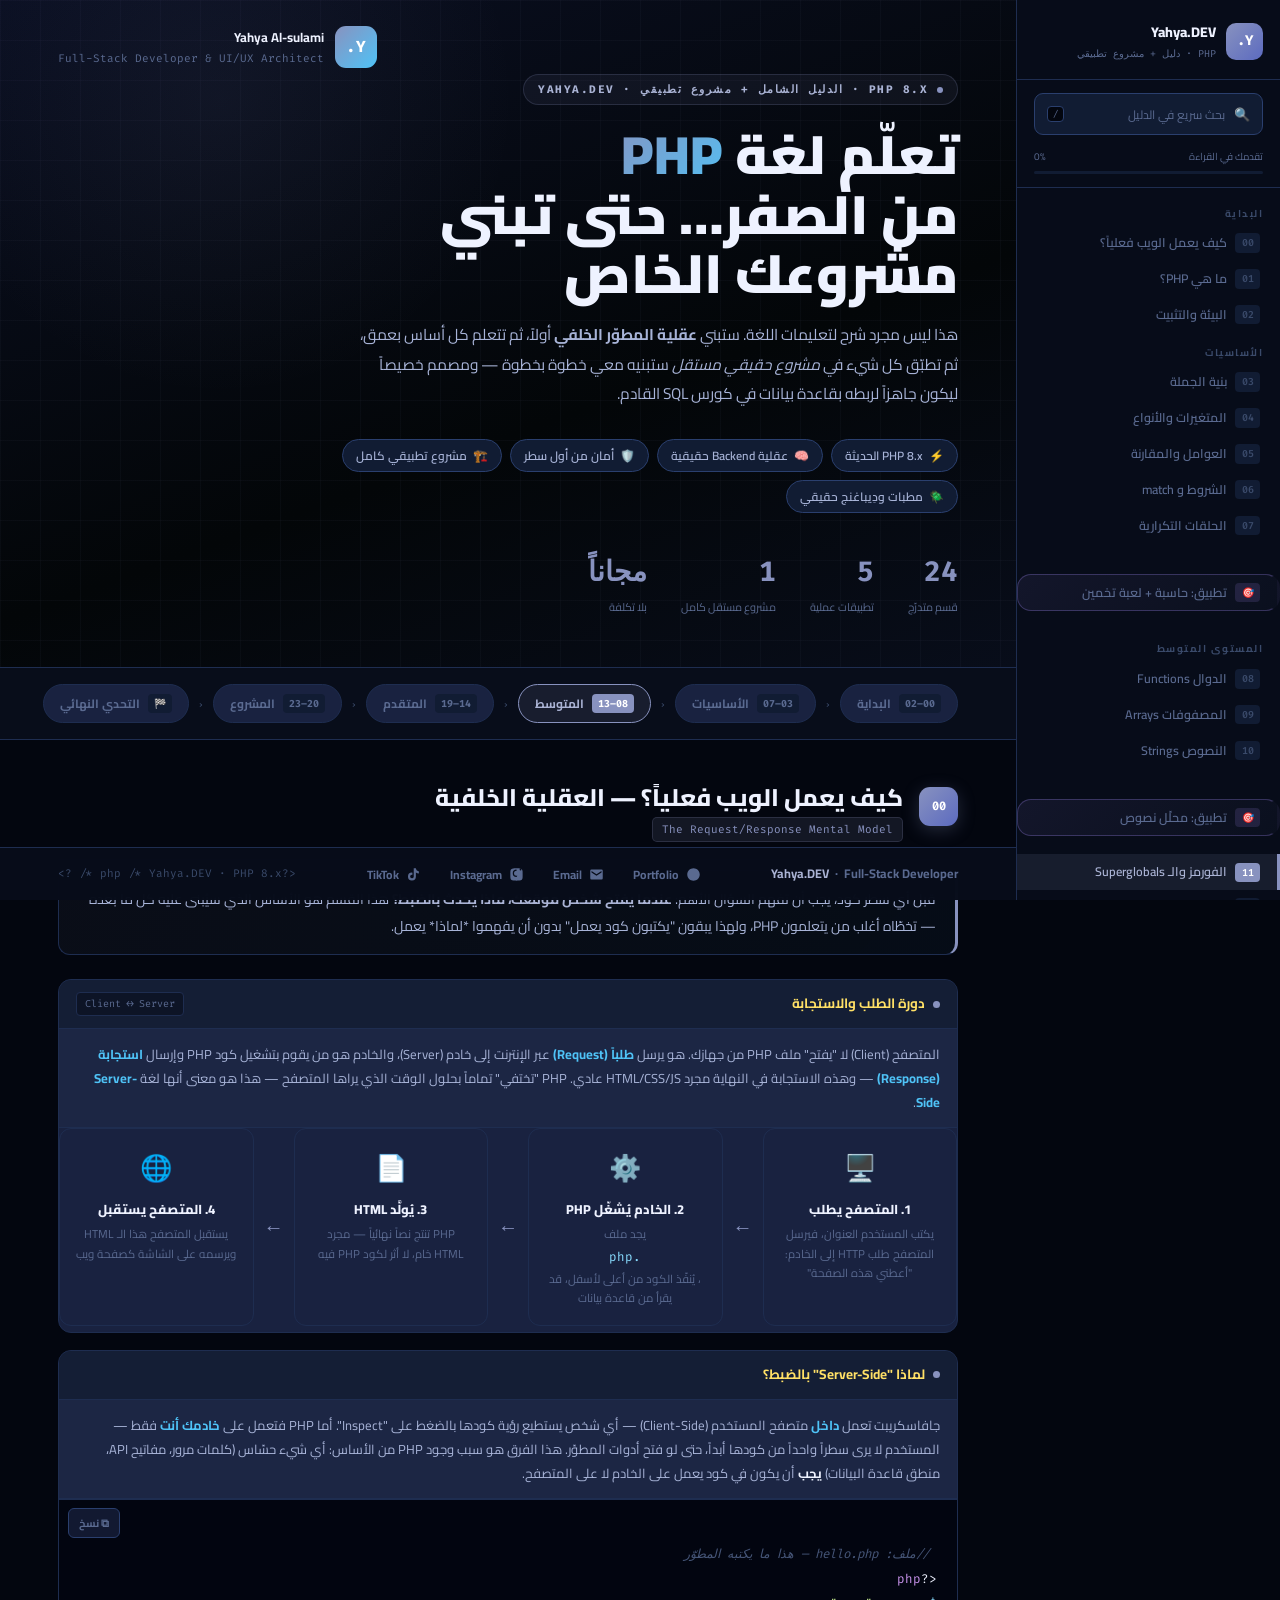
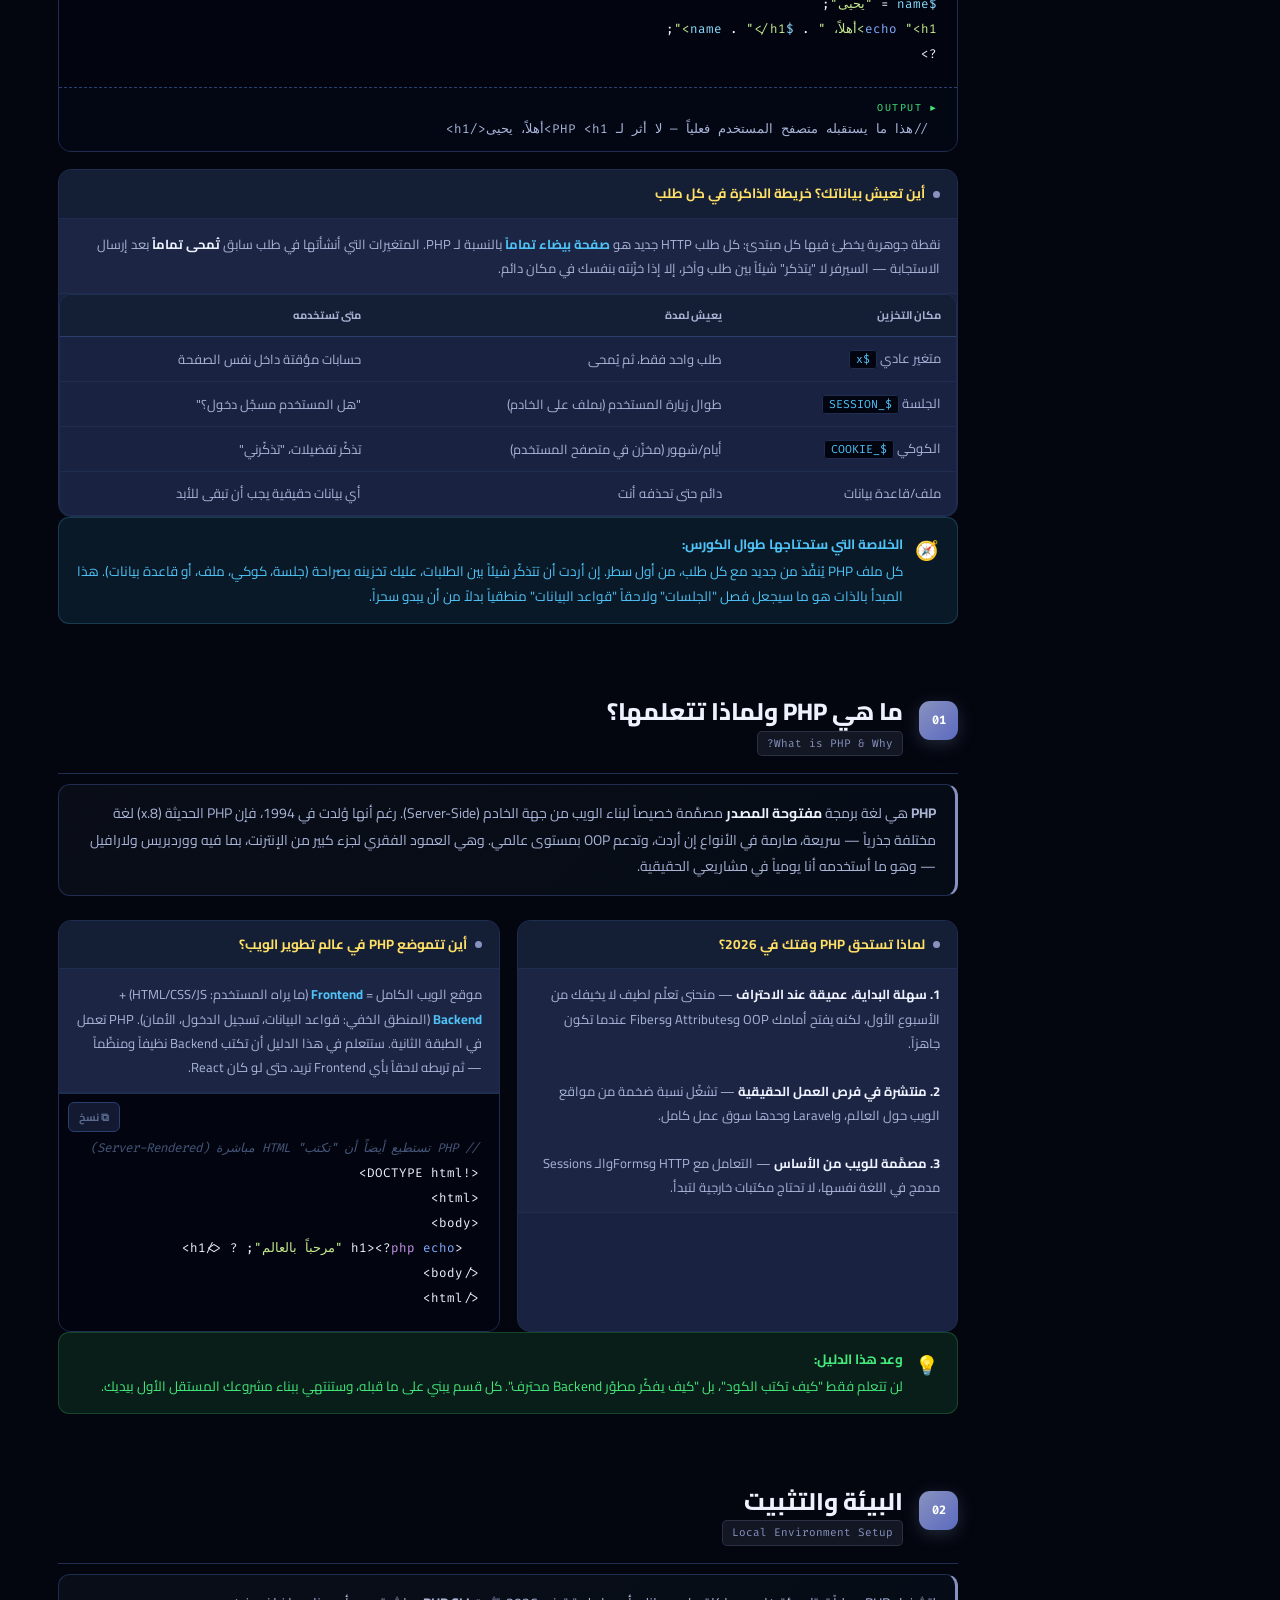
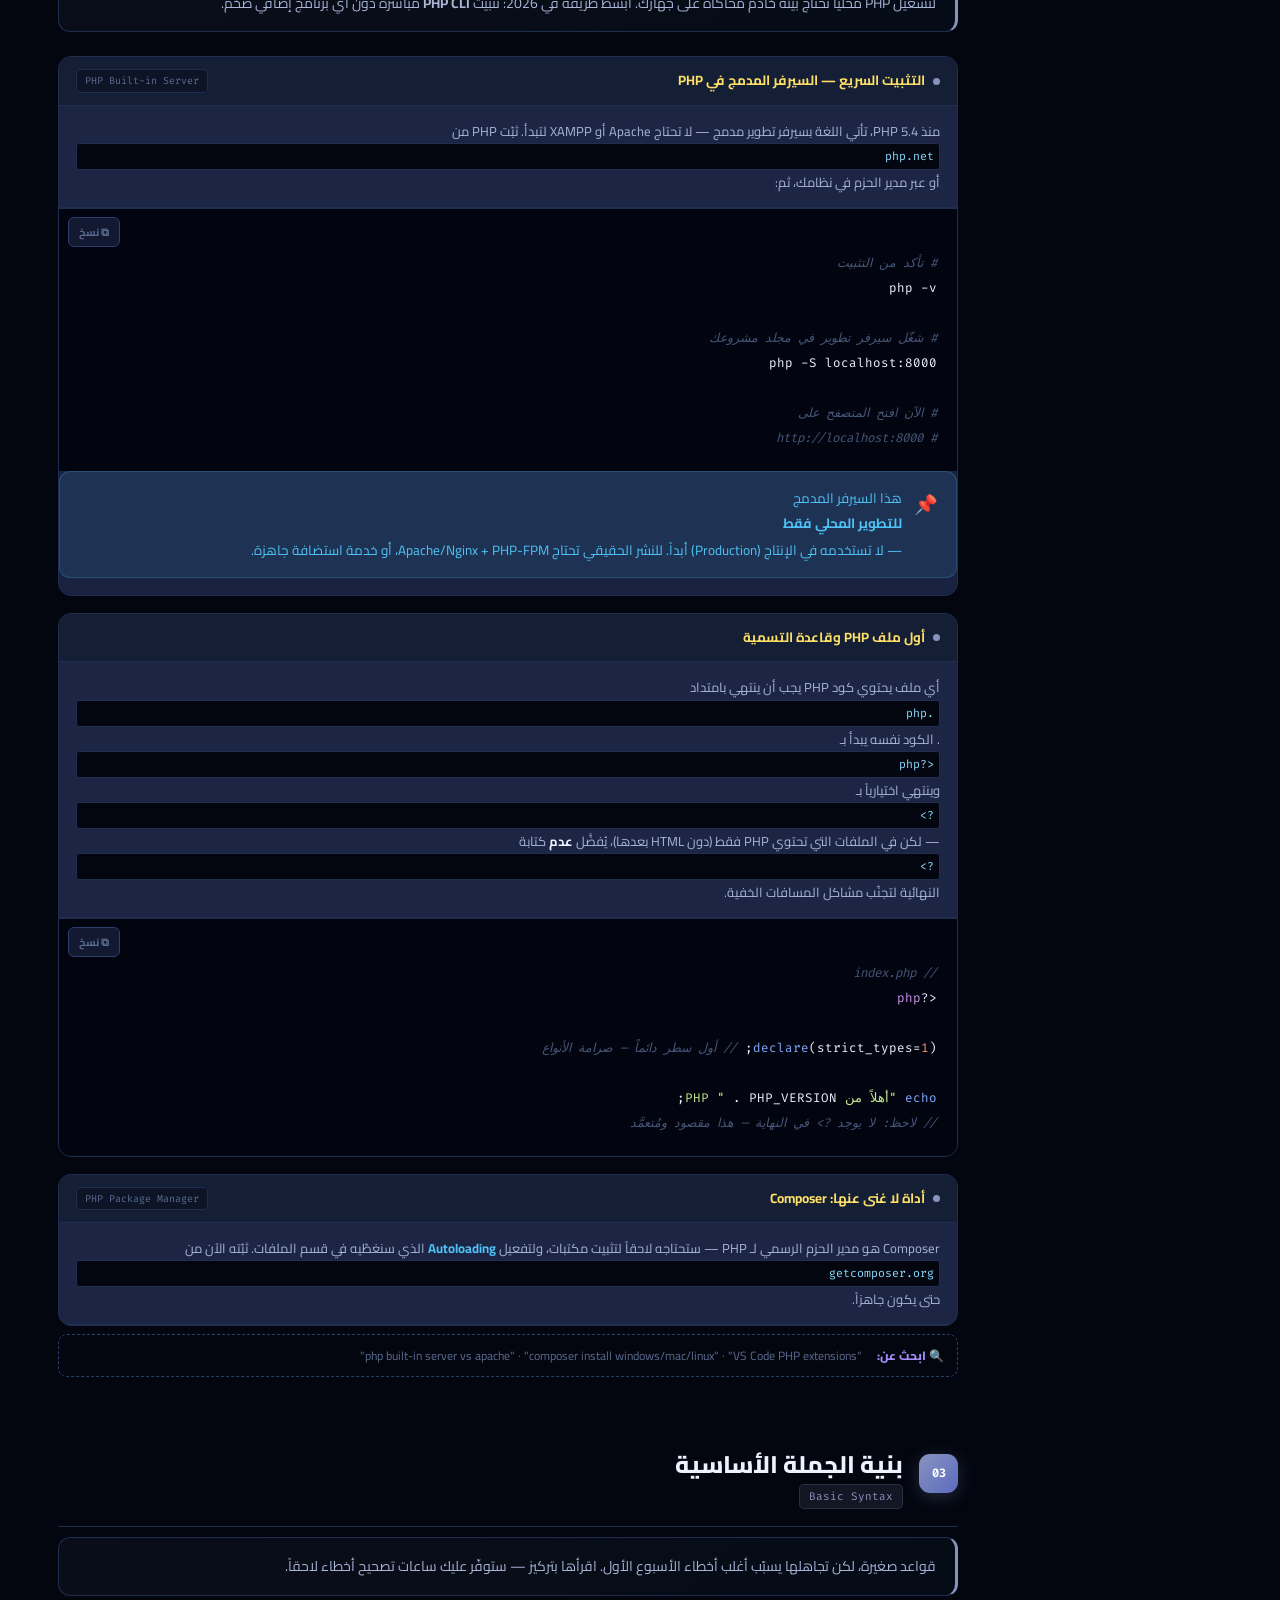
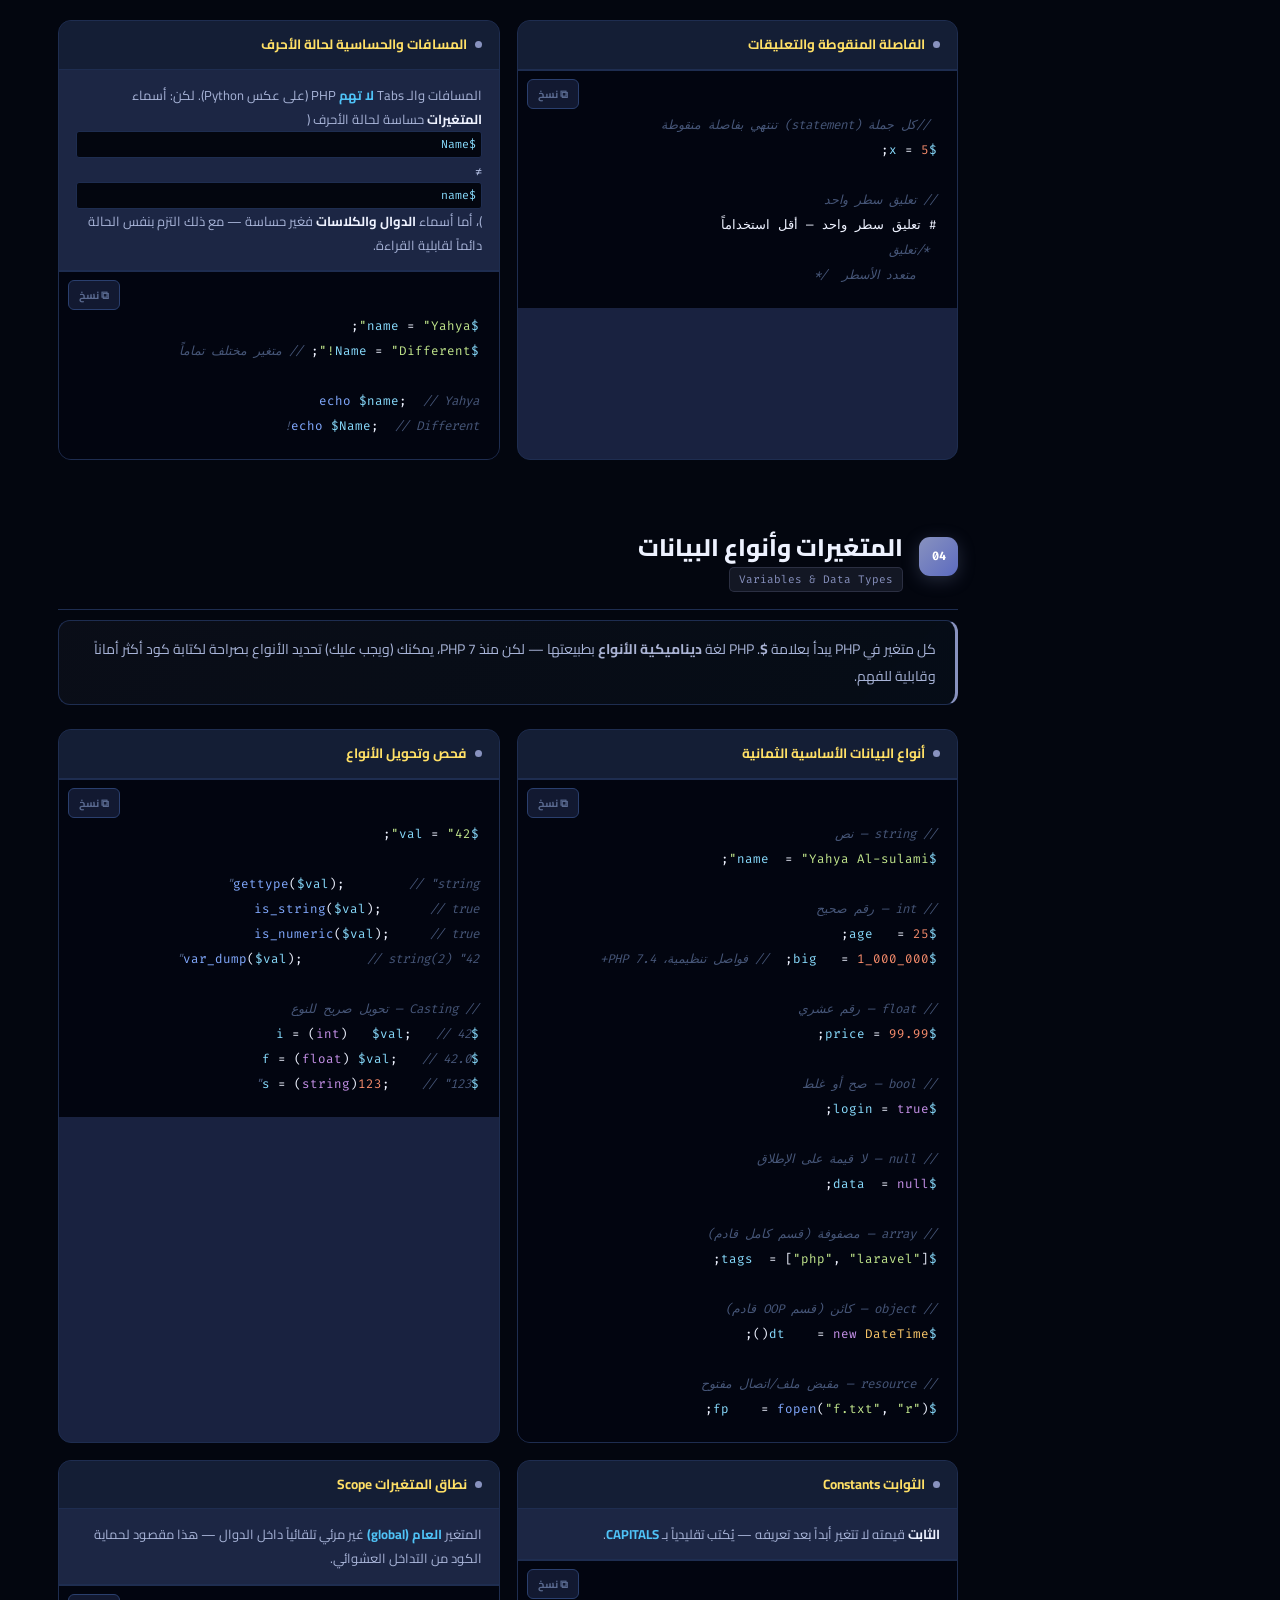
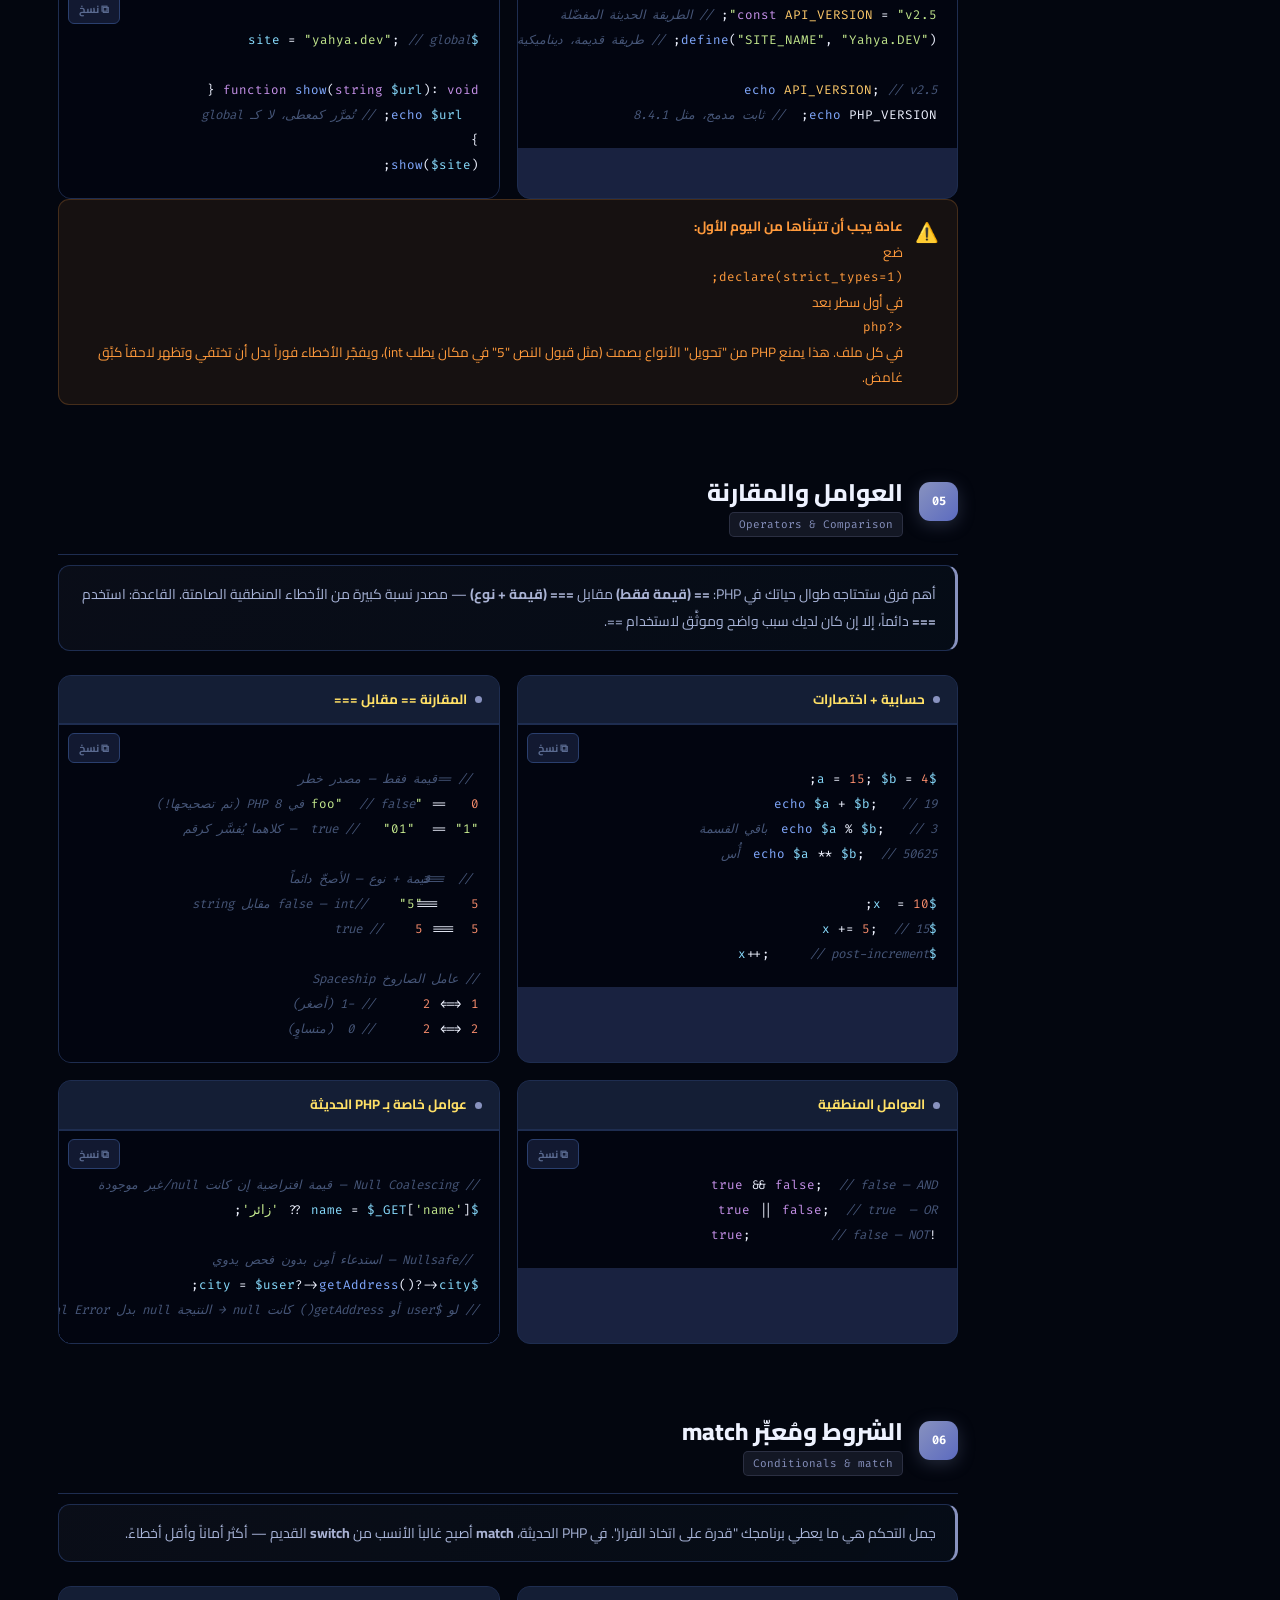
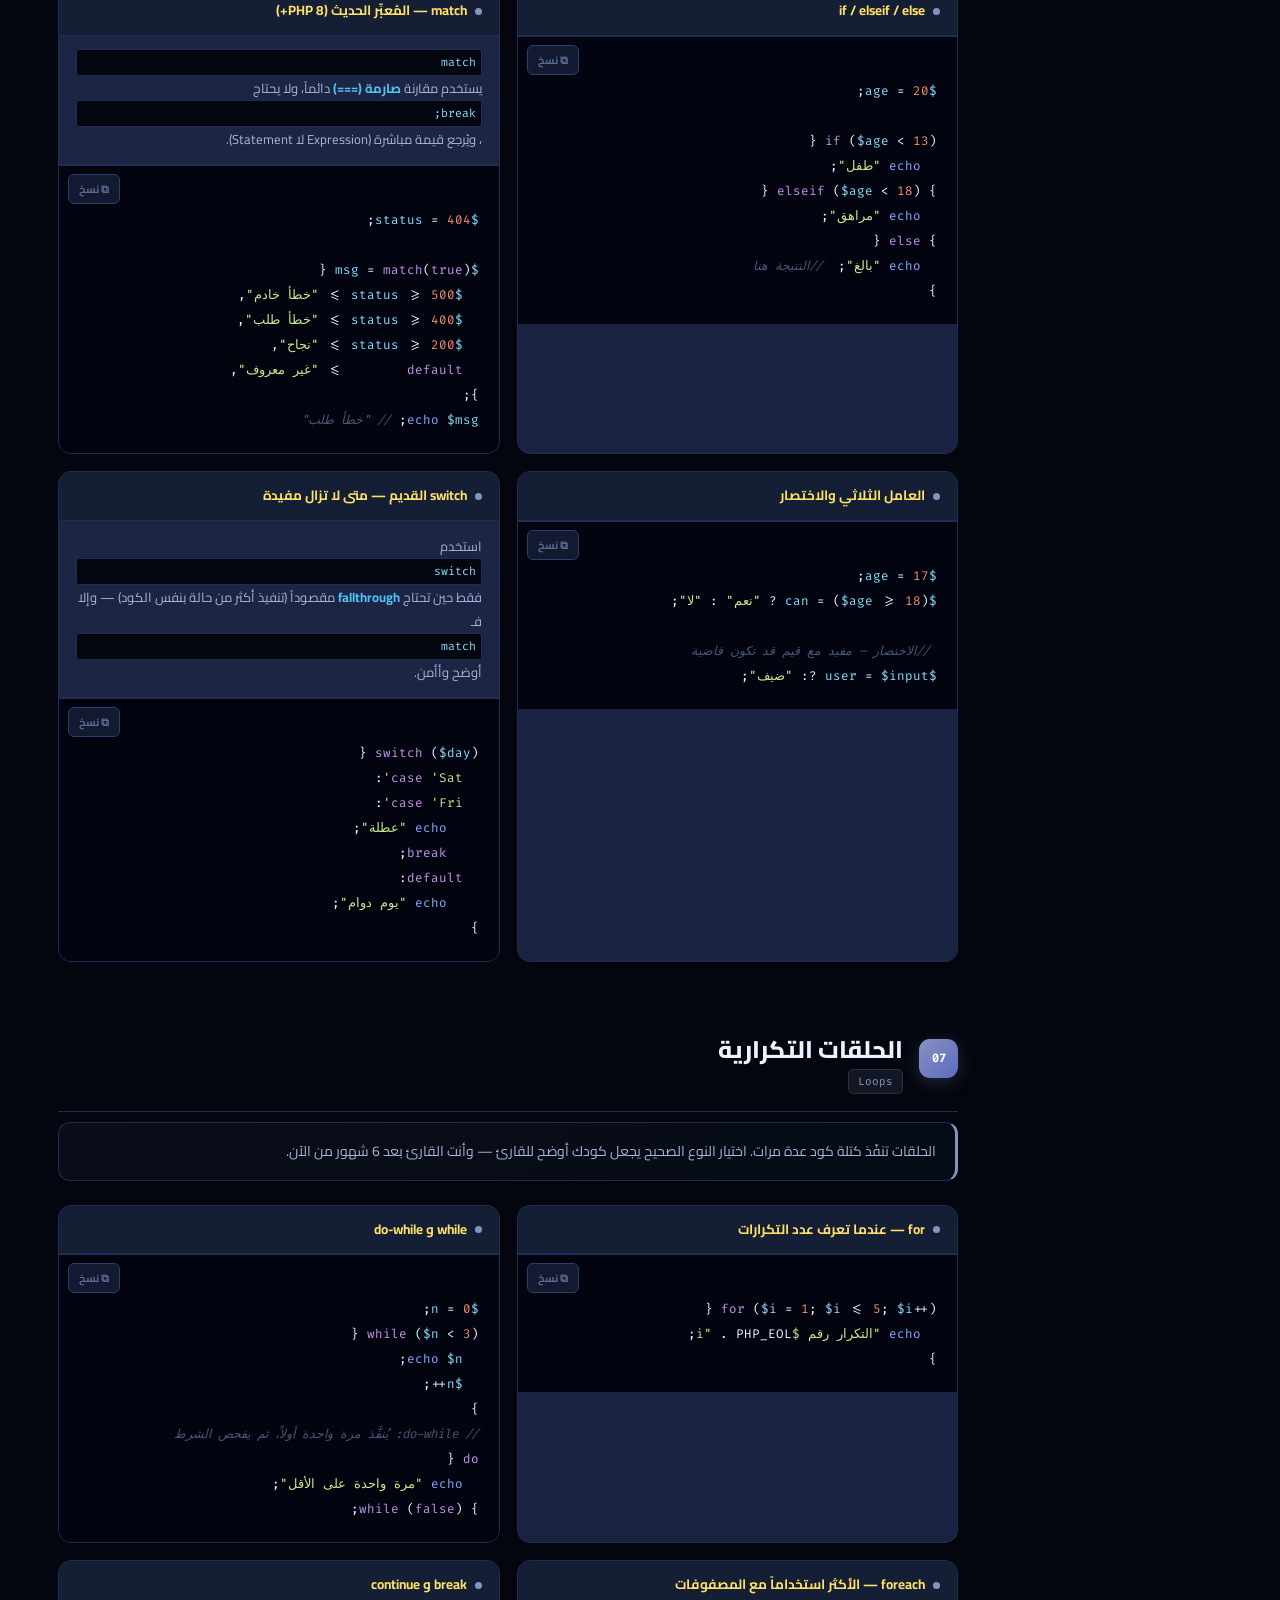
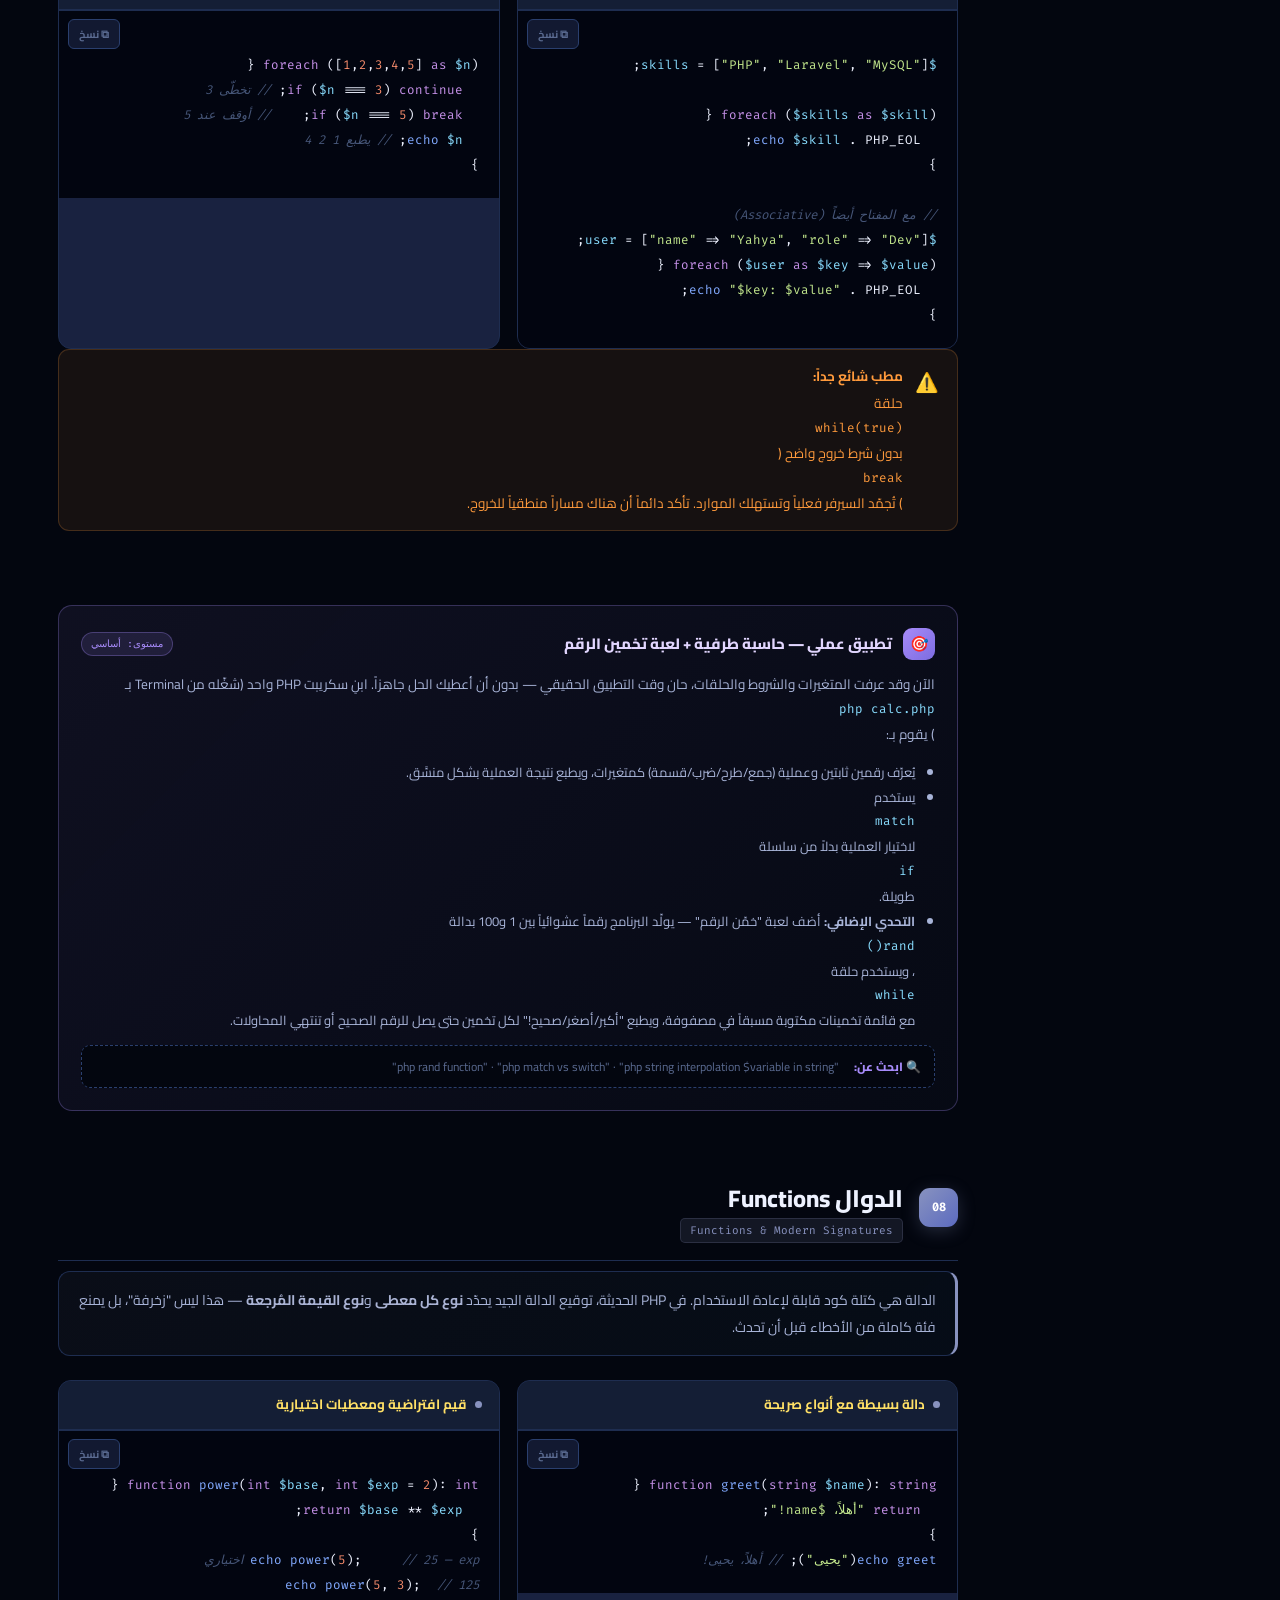
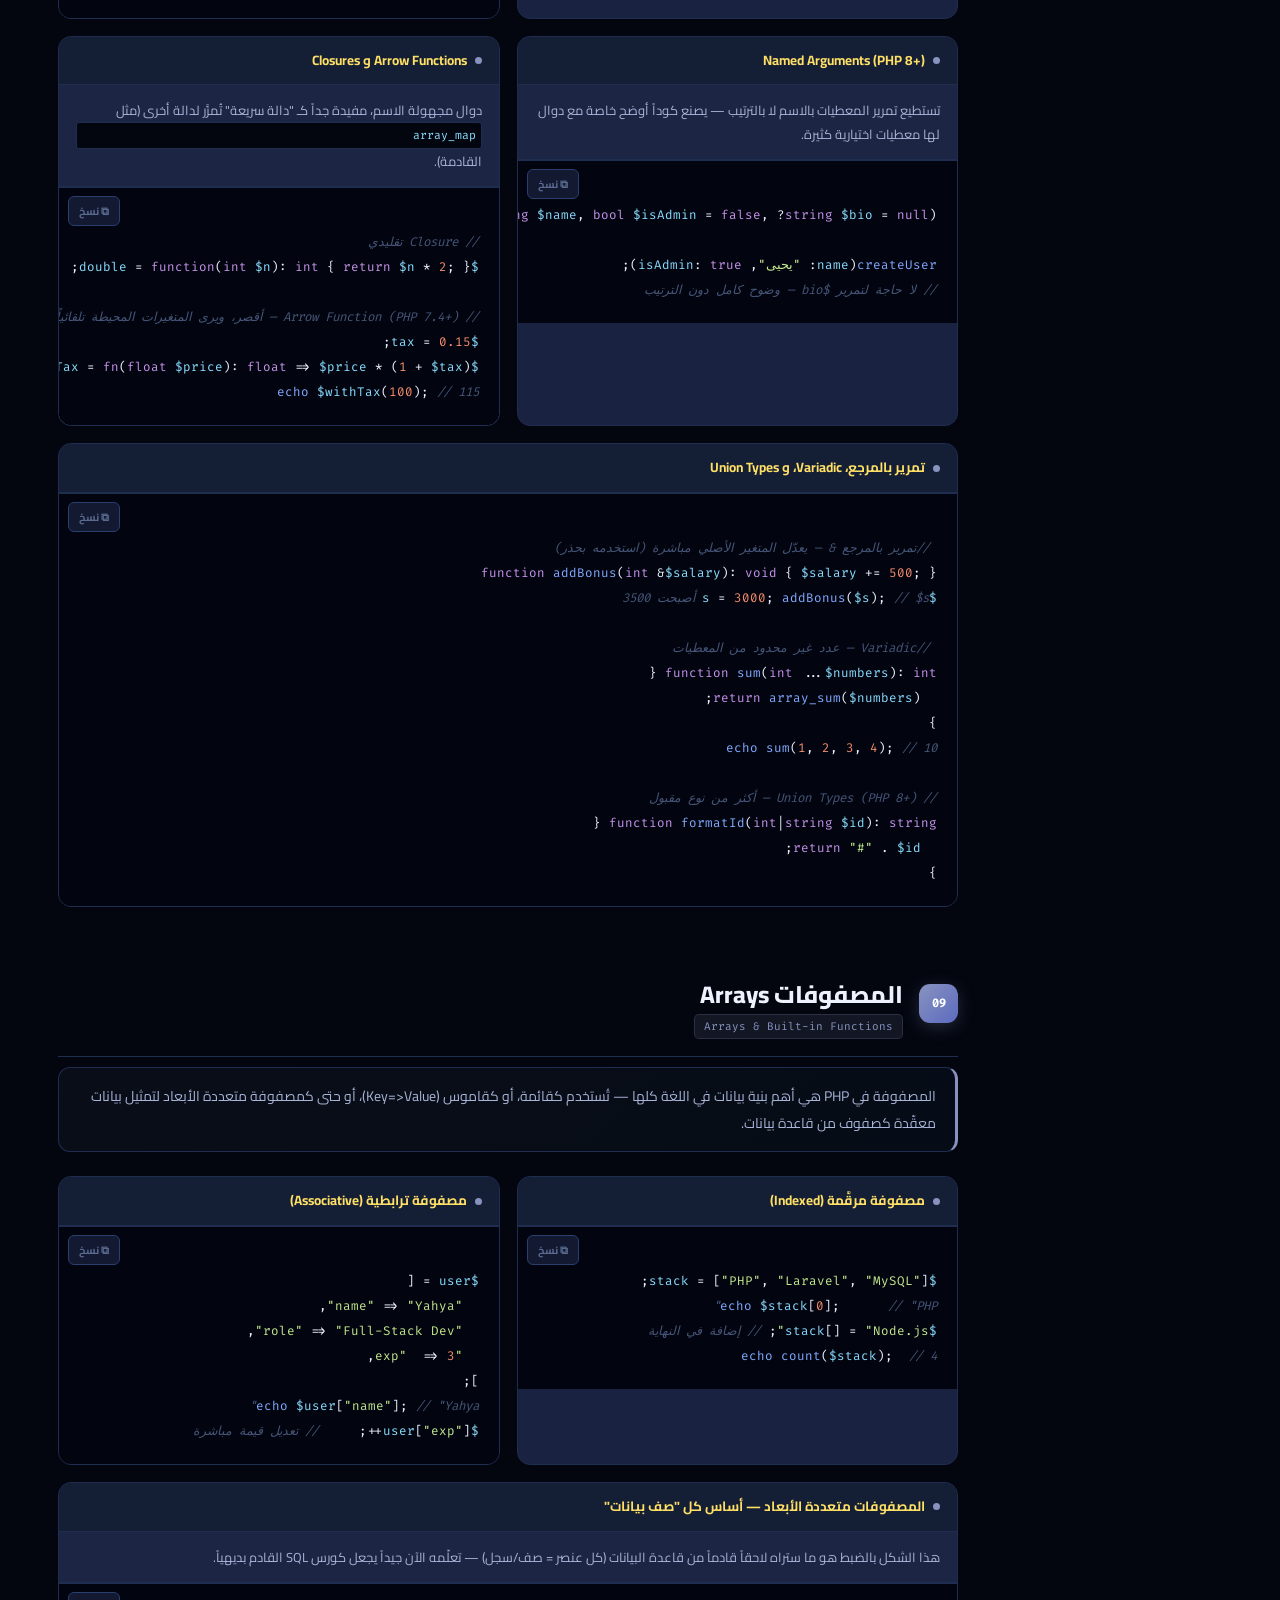
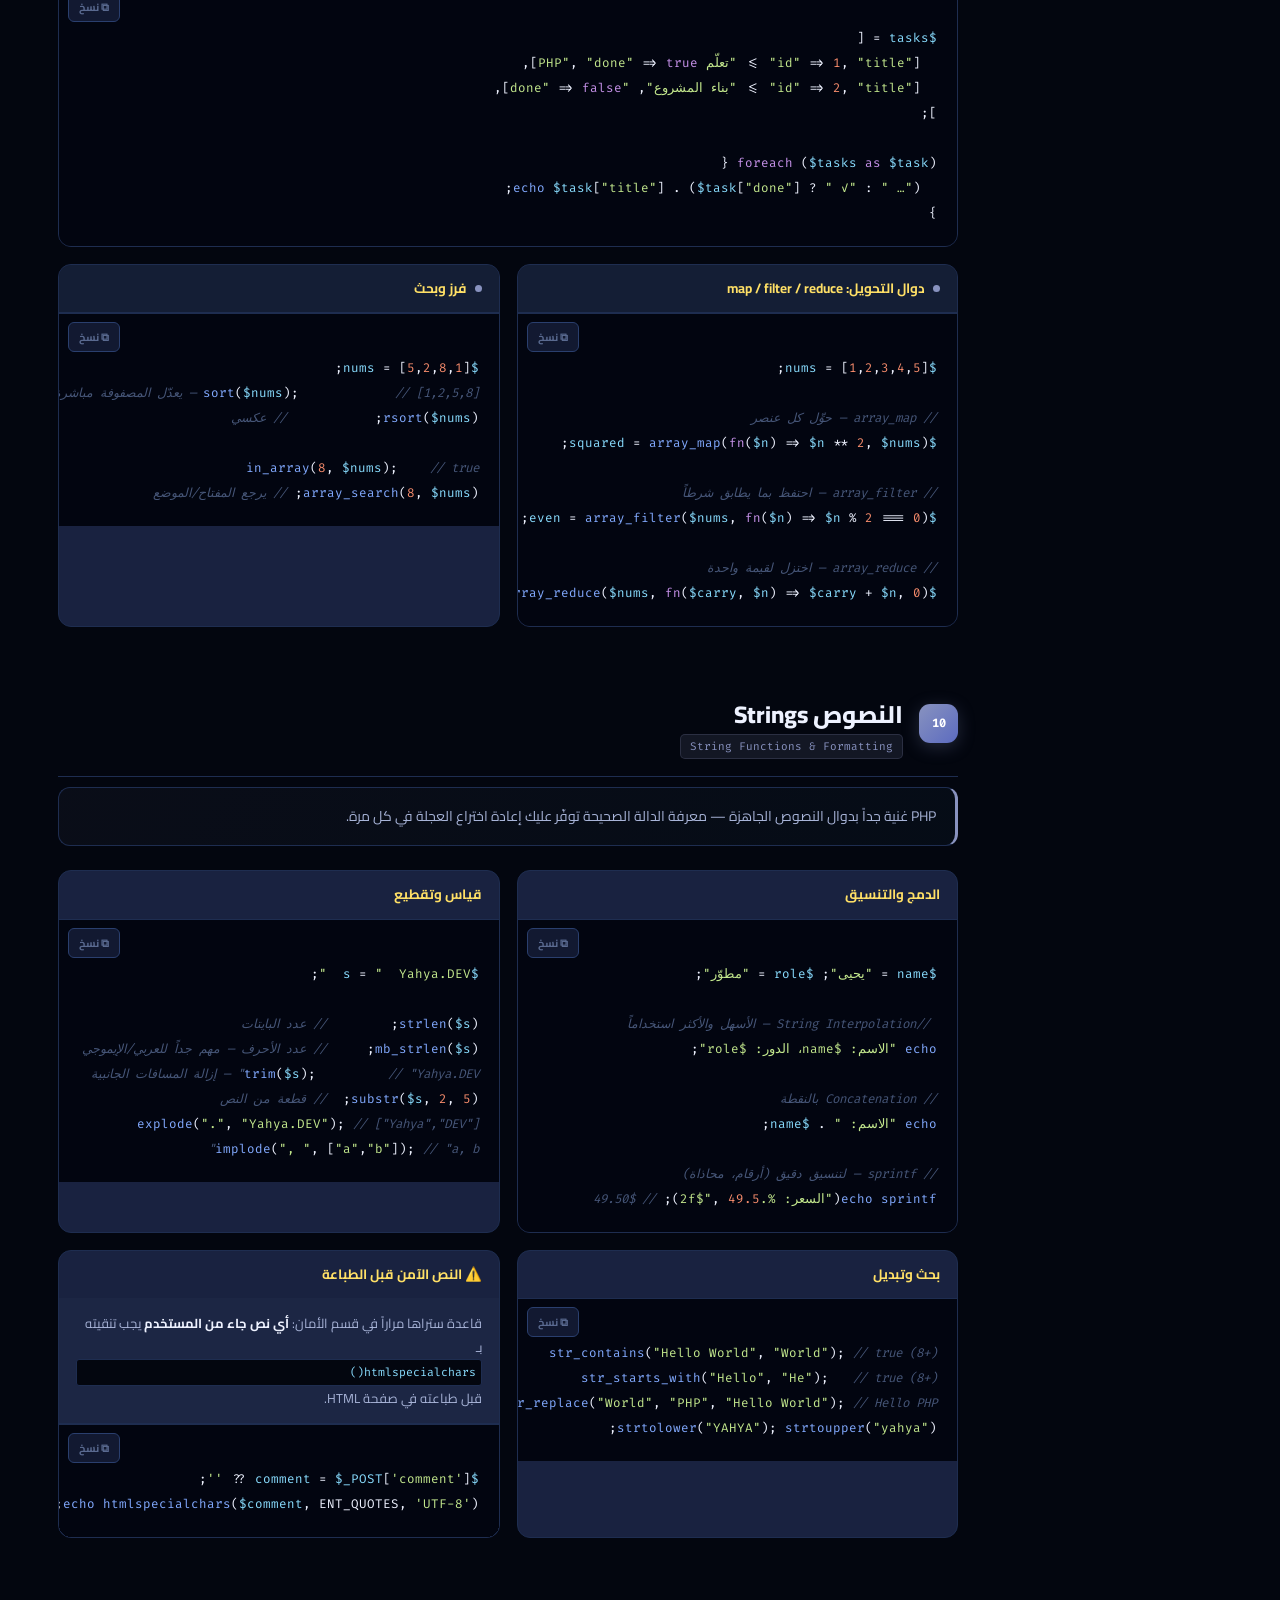
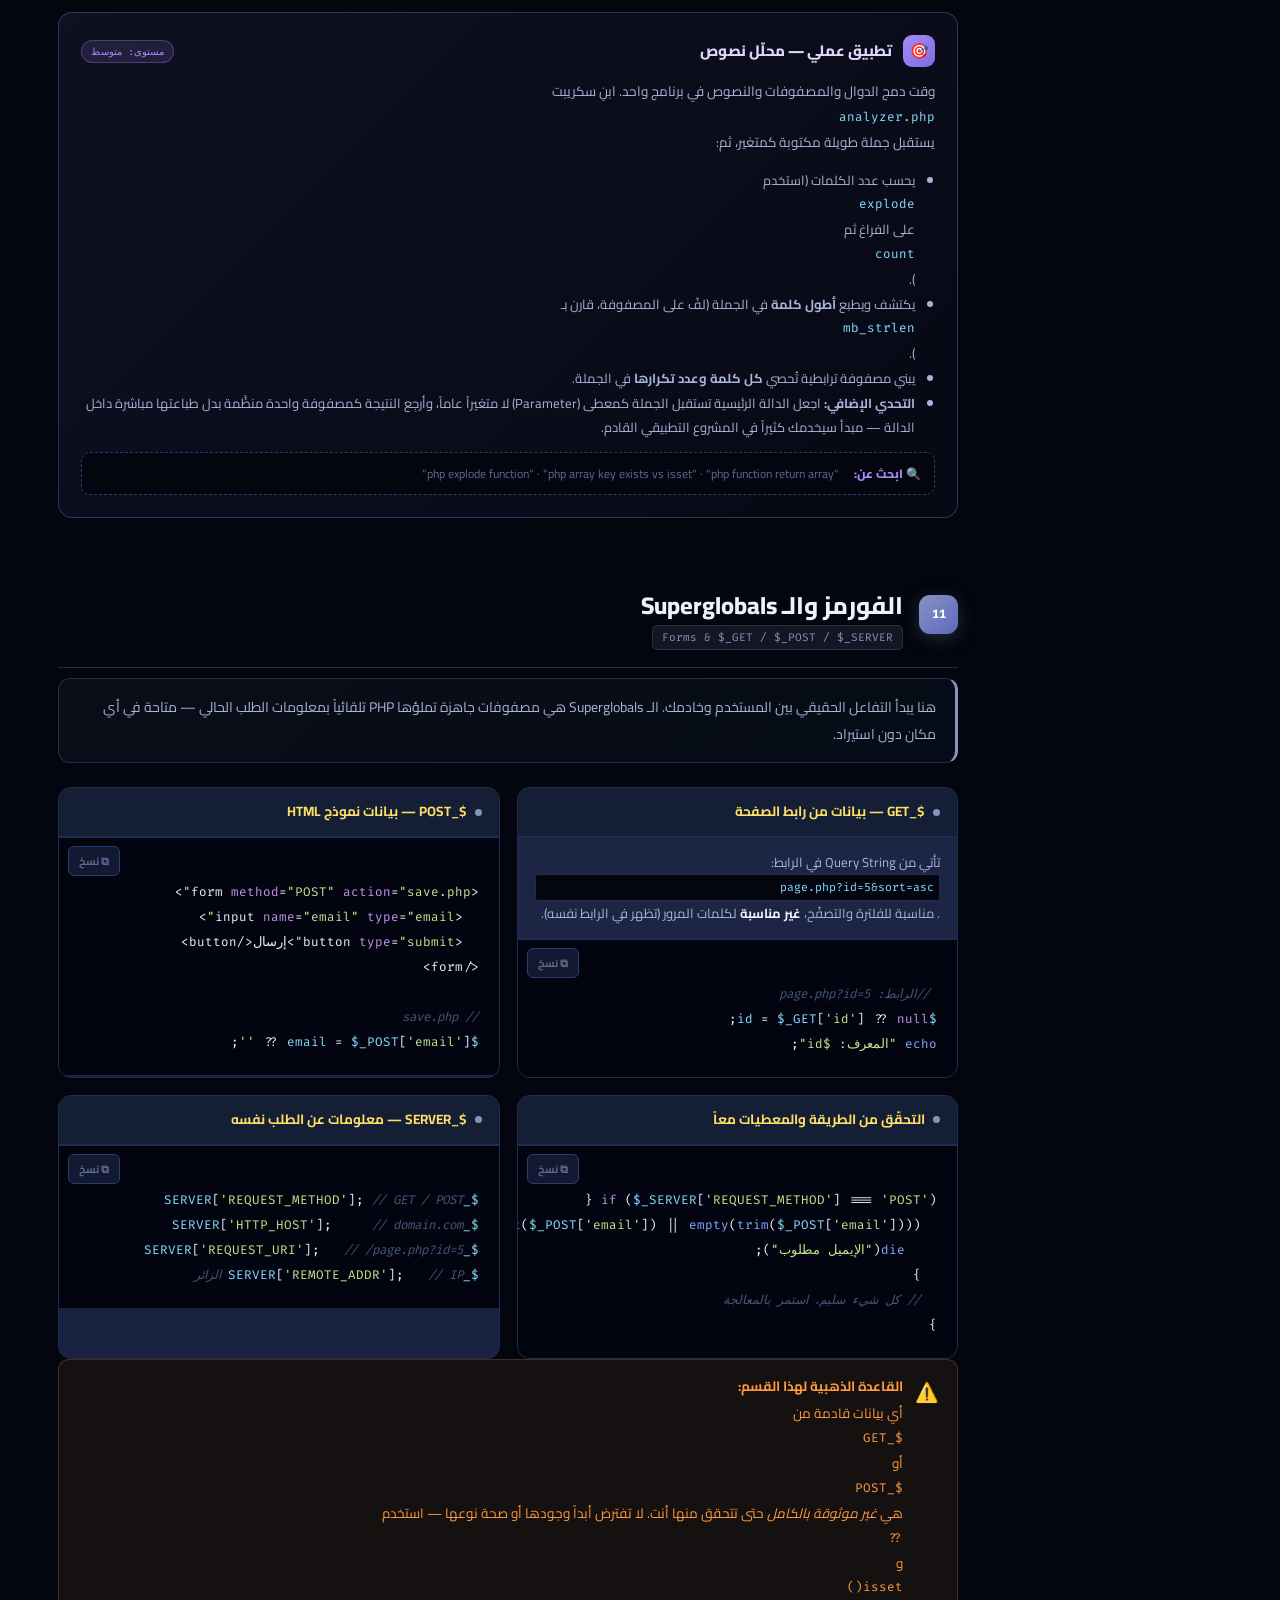
<file: Courses/learn-php.html>
<!DOCTYPE html>
<html lang="ar" dir="rtl">
<head>
<meta charset="UTF-8">
<meta name="viewport" content="width=device-width, initial-scale=1.0">
<title>تعلم PHP من الصفر حتى الاحتراف — مع مشروع تطبيقي كامل | Yahya.DEV</title>
<meta name="description" content="الدليل الأشمل لتعلم PHP 8.x بالعربية: من العقلية الخلفية لطلبات الويب إلى OOP والأمان، مع مشروع تطبيقي حقيقي (نظام إدارة مهام) مبني بأسلوب نظيف وجاهز للربط بقاعدة بيانات. كتبه Yahya Al-sulami.">
<meta name="keywords" content="تعلم PHP, PHP بالعربي, شرح PHP 2026, PHP للمبتدئين, لغة PHP, PHP OOP, مشروع PHP حقيقي, Clean Code PHP, PSR, Yahya.DEV, Yahya Al-sulami, Full-Stack PHP, تعلم البرمجة بالعربي">
<meta name="author" content="Yahya Al-sulami — Yahya.DEV">
<meta name="robots" content="index, follow">
<link rel="canonical" href="https://yehiahwary0-oss.github.io/my-portfolio/learn-php.html">
<meta property="og:type" content="article">
<meta property="og:title" content="تعلم PHP من الصفر حتى الاحتراف | Yahya.DEV">
<meta property="og:description" content="دليل PHP الأشمل بالعربي مع مشروع تطبيقي حقيقي. كتبه Yahya Al-sulami.">
<meta property="og:url" content="https://yehiahwary0-oss.github.io/my-portfolio/learn-php.html">
<meta name="twitter:card" content="summary_large_image">
<meta name="twitter:title" content="تعلم PHP من الصفر | Yahya.DEV">
<script type="application/ld+json">
{"@context":"https://schema.org","@type":"TechArticle","headline":"تعلم PHP من الصفر حتى الاحتراف","description":"دليل شامل لتعلم PHP 8.x بالعربية مع مشروع تطبيقي كامل","author":{"@type":"Person","name":"Yahya Al-sulami","url":"https://yehiahwary0-oss.github.io/my-portfolio/"},"programmingLanguage":"PHP","inLanguage":"ar"}
</script>
<link href="https://fonts.googleapis.com/css2?family=Cairo:wght@300;400;600;700;900&family=Fira+Code:wght@400;500;600&display=swap" rel="stylesheet">
<style>
:root{
  --bg0:#03060f;--bg1:#080d1a;--bg2:#0d1426;--bg3:#111c33;
  --surf:#141e35;--card:#192240;--bdr:#1e2d50;--bdr2:#2a3f6e;
  --php:#8892bf;--phpl:#aab3d4;--phpd:rgba(136,146,191,.12);--phpg:rgba(136,146,191,.06);
  --elc:#4fc3f7;--elcd:rgba(79,195,247,.1);
  --grn:#43e97b;--grnd:rgba(67,233,123,.1);
  --org:#ff9a3c;--red:#ff5c5c;--yel:#ffe066;
  --tsk:#a78bfa;--tskd:rgba(167,139,250,.1);
  --t1:#eef2ff;--t2:#a8b4d8;--t3:#5a6a90;--t4:#3a4a6a;
  --sk:#c792ea;--sf:#82aaff;--ss:#c3e88d;--sn:#f78c6c;
  --sv:#89ddff;--sc:#465678;--scl:#ffcb6b;
}
*{margin:0;padding:0;box-sizing:border-box}
html{scroll-behavior:smooth}
body{background:var(--bg0);color:var(--t1);font-family:'Cairo',sans-serif;font-size:15px;line-height:1.75;overflow-x:hidden}
::-webkit-scrollbar{width:5px}::-webkit-scrollbar-track{background:var(--bg1)}::-webkit-scrollbar-thumb{background:var(--php);border-radius:3px}
:focus-visible{outline:2px solid var(--elc);outline-offset:2px}
@media(prefers-reduced-motion:reduce){*{animation-duration:.001ms!important;transition-duration:.001ms!important;scroll-behavior:auto!important}}

/* ===== MOBILE TOP BAR ===== */
.mtb{display:none;position:fixed;top:0;left:0;right:0;height:56px;background:rgba(8,13,26,.97);backdrop-filter:blur(20px);border-bottom:1px solid var(--bdr);z-index:170;align-items:center;justify-content:space-between;padding:0 14px}
.mtb-id{display:flex;align-items:center;gap:9px}
.mtb-id .lm{width:30px;height:30px;font-size:12px}
.mtb-id span{font-size:13px;font-weight:800}
.mtb-btns{display:flex;gap:8px}
.mtb-btn{background:var(--bg3);border:1px solid var(--bdr2);color:var(--t2);width:34px;height:34px;border-radius:9px;display:flex;align-items:center;justify-content:center;cursor:pointer;font-size:15px}
.sb-ovl{position:fixed;inset:0;background:rgba(0,0,0,.55);z-index:160;display:none}
.sb-ovl.open{display:block}

/* ===== SIDEBAR ===== */
.sb{position:fixed;right:0;top:0;width:264px;height:100vh;background:rgba(8,13,26,.97);backdrop-filter:blur(20px);border-left:1px solid var(--bdr);z-index:165;display:flex;flex-direction:column;overflow:hidden}
.sb-top{padding:20px 17px 17px;border-bottom:1px solid var(--bdr)}
.sb-top a{display:flex;align-items:center;gap:10px;text-decoration:none}
.lm{width:37px;height:37px;border-radius:10px;background:linear-gradient(135deg,var(--php),#5c6bc0);display:flex;align-items:center;justify-content:center;font-family:'Fira Code',monospace;font-size:14px;font-weight:800;color:#fff;flex-shrink:0}
.bn-n{font-size:14px;font-weight:800;color:var(--t1)}.bn-s{font-size:10px;color:var(--t3);font-family:'Fira Code',monospace}
.sb-search-btn{margin:13px 17px 0;display:flex;align-items:center;gap:9px;background:var(--bg3);border:1px solid var(--bdr2);color:var(--t3);font-size:12px;padding:8px 12px;border-radius:9px;cursor:pointer;font-family:Cairo,sans-serif;width:calc(100% - 34px)}
.sb-search-btn:hover{border-color:var(--php);color:var(--phpl)}
.sb-search-btn .si{color:var(--php);font-size:13px}
.sb-search-btn kbd{font-family:'Fira Code',monospace;font-size:9px;background:var(--bg0);border:1px solid var(--bdr2);padding:1px 5px;border-radius:4px;margin-right:auto}
.sb-prog{padding:13px 17px;border-bottom:1px solid var(--bdr)}
.sp-lbl{font-size:10px;color:var(--t3);display:flex;justify-content:space-between;margin-bottom:5px}
.sp-bar{height:3px;background:var(--bg3);border-radius:2px;overflow:hidden}
.sp-fill{height:100%;background:linear-gradient(90deg,var(--php),var(--elc));width:0%;transition:width .3s}
.sb-nav{flex:1;overflow-y:auto;padding:6px 0}.sb-nav::-webkit-scrollbar{width:3px}.sb-nav::-webkit-scrollbar-thumb{background:var(--bdr2)}
.sbl{font-size:10px;font-weight:700;letter-spacing:1.5px;color:var(--t4);padding:11px 17px 3px;text-transform:uppercase}
.sb-nav a{display:flex;align-items:center;gap:8px;padding:7px 17px;color:var(--t3);text-decoration:none;font-size:12.5px;font-weight:600;border-right:3px solid transparent;transition:all .18s;white-space:nowrap}
.sb-nav a:hover,.sb-nav a.act{color:var(--phpl);background:var(--phpd);border-right-color:var(--php)}
.sb-nav a .n{font-family:'Fira Code',monospace;font-size:10px;background:var(--bg3);color:var(--t4);padding:1px 6px;border-radius:4px;flex-shrink:0;min-width:25px;text-align:center}
.sb-nav a.act .n{background:var(--php);color:#fff}
.sb-nav a.task .n{background:rgba(167,139,250,.15);color:var(--tsk)}
.sb-nav a.task.act .n{background:var(--tsk);color:#fff}
.sb-nav a.pit .n{background:rgba(255,92,92,.15);color:var(--red)}
.sb-nav a.pit.act .n{background:var(--red);color:#fff}

/* ===== SEARCH OVERLAY ===== */
.search-ov{position:fixed;inset:0;background:rgba(2,5,16,.78);backdrop-filter:blur(6px);z-index:300;display:none;align-items:flex-start;justify-content:center;padding:11vh 16px 0}
.search-ov.open{display:flex}
.search-box{width:100%;max-width:560px;background:var(--card);border:1px solid var(--bdr2);border-radius:16px;box-shadow:0 20px 60px rgba(0,0,0,.55);overflow:hidden}
.search-in-wrap{display:flex;align-items:center;gap:10px;padding:15px 18px;border-bottom:1px solid var(--bdr)}
.search-in-wrap .si{color:var(--php);font-size:17px;flex-shrink:0}
#searchInput{flex:1;background:transparent;border:none;outline:none;color:var(--t1);font-family:Cairo,sans-serif;font-size:15px;min-width:0}
#searchInput::placeholder{color:var(--t4)}
.search-esc{font-family:'Fira Code',monospace;font-size:10px;color:var(--t4);border:1px solid var(--bdr2);padding:3px 7px;border-radius:4px;flex-shrink:0}
.search-res{max-height:54vh;overflow-y:auto;padding:8px}
.sres-item{display:flex;align-items:center;gap:11px;padding:11px 13px;border-radius:9px;cursor:pointer;text-decoration:none}
.sres-item:hover,.sres-item.hi{background:var(--phpd)}
.sres-n{font-family:'Fira Code',monospace;font-size:10px;background:var(--bg3);color:var(--t3);padding:2px 7px;border-radius:5px;flex-shrink:0;min-width:24px;text-align:center}
.sres-tt{font-size:13.5px;font-weight:700;color:var(--t1)}
.sres-sub{font-size:11px;color:var(--t4);font-family:'Fira Code',monospace;margin-top:1px}
.search-empty{padding:34px 20px;text-align:center;color:var(--t4);font-size:13px}
.search-hint{padding:10px 18px;font-size:10.5px;color:var(--t4);border-top:1px solid var(--bdr);display:flex;gap:14px}
.search-hint kbd{font-family:'Fira Code',monospace;background:var(--bg0);border:1px solid var(--bdr2);padding:1px 5px;border-radius:4px}

/* ===== MAIN / HERO ===== */
.main{margin-right:264px;min-height:100vh;padding-bottom:80px}
.hero{position:relative;background:linear-gradient(160deg,#0a0f22,#030608 60%,#080d1a);border-bottom:1px solid var(--bdr);padding:74px 58px 0;overflow:hidden}
.hgrid{position:absolute;inset:0;background-image:linear-gradient(rgba(136,146,191,.04) 1px,transparent 1px),linear-gradient(90deg,rgba(136,146,191,.04) 1px,transparent 1px);background-size:40px 40px}
.hglow{position:absolute;width:600px;height:600px;background:radial-gradient(circle,rgba(136,146,191,.07),transparent 70%);top:-200px;left:-80px;pointer-events:none}
.hc{position:relative;z-index:2;max-width:740px;padding-bottom:50px}
.hauth{position:absolute;top:26px;left:58px;display:flex;align-items:center;gap:11px}
.hav{width:42px;height:42px;border-radius:11px;background:linear-gradient(135deg,var(--php),var(--elc));display:flex;align-items:center;justify-content:center;font-size:16px;font-weight:900;color:#fff;font-family:'Fira Code',monospace;flex-shrink:0}
.han{font-size:13px;font-weight:700;color:var(--t1)}.har{font-size:11px;color:var(--t3);font-family:'Fira Code',monospace}
.hey{display:inline-flex;align-items:center;gap:9px;background:rgba(136,146,191,.08);border:1px solid rgba(136,146,191,.2);color:var(--phpl);font-size:11px;font-weight:700;font-family:'Fira Code',monospace;padding:5px 14px;border-radius:20px;margin-bottom:20px;letter-spacing:1.5px;text-transform:uppercase}
.dot{width:6px;height:6px;border-radius:50%;background:var(--php);animation:pulse 2s infinite}
@keyframes pulse{0%,100%{opacity:1;transform:scale(1)}50%{opacity:.5;transform:scale(.8)}}
.hero h1{font-size:clamp(32px,5vw,54px);font-weight:900;line-height:1.1;margin-bottom:17px}
.hw{color:var(--t1)}.hp{background:linear-gradient(135deg,var(--php),var(--elc));-webkit-background-clip:text;-webkit-text-fill-color:transparent;background-clip:text}
.hdesc{font-size:15.5px;color:var(--t2);line-height:1.9;margin-bottom:30px;max-width:610px}
.hbadges{display:flex;flex-wrap:wrap;gap:8px;margin-bottom:34px}
.badge{display:flex;align-items:center;gap:6px;background:var(--bg3);border:1px solid var(--bdr2);color:var(--t2);font-size:12px;font-weight:600;padding:5px 13px;border-radius:20px}
.badge .bi{color:var(--php)}
.hstats{display:flex;gap:34px;flex-wrap:wrap}
.stat{display:flex;flex-direction:column;gap:2px}
.sv2{font-size:28px;font-weight:900;font-family:'Fira Code',monospace;color:var(--php)}.sl{font-size:11px;color:var(--t3)}

/* ===== ROADMAP STRIP ===== */
.roadmap{display:flex;align-items:center;gap:10px;overflow-x:auto;padding:16px 58px;background:var(--bg1);border-bottom:1px solid var(--bdr);position:relative;z-index:2}
.roadmap::-webkit-scrollbar{height:4px}
.rm-pill{display:flex;align-items:center;gap:8px;flex-shrink:0;background:var(--card);border:1px solid var(--bdr);padding:8px 16px;border-radius:20px;font-size:12px;font-weight:700;color:var(--t3);text-decoration:none;white-space:nowrap;transition:all .2s}
.rm-pill:hover{border-color:rgba(136,146,191,.4);color:var(--t2)}
.rm-pill.act{border-color:var(--php);color:var(--phpl);background:var(--phpd)}
.rm-pill .rn{font-family:'Fira Code',monospace;font-size:10px;background:var(--bg3);padding:1px 6px;border-radius:4px}
.rm-pill.act .rn{background:var(--php);color:#fff}
.rm-arrow{color:var(--t4);flex-shrink:0;font-size:12px}

.content{padding:44px 58px 54px}
.section{margin-bottom:74px;scroll-margin-top:20px}
.sh{display:flex;align-items:flex-start;gap:16px;margin-bottom:10px;padding-bottom:17px;border-bottom:1px solid var(--bdr)}
.sn2{background:linear-gradient(135deg,var(--php),#5c6bc0);color:#fff;font-family:'Fira Code',monospace;font-size:12px;font-weight:700;min-width:39px;height:39px;border-radius:11px;display:flex;align-items:center;justify-content:center;flex-shrink:0;box-shadow:0 4px 17px rgba(136,146,191,.25);margin-top:3px}
.si h2{font-size:24px;font-weight:800;color:var(--t1);line-height:1.2}
.si .en{font-family:'Fira Code',monospace;font-size:11px;color:var(--php);background:var(--phpd);border:1px solid rgba(136,146,191,.2);padding:2px 9px;border-radius:5px;display:inline-block;margin-top:4px}
.intro{margin-bottom:24px;padding:15px 19px;background:linear-gradient(135deg,rgba(136,146,191,.05),rgba(79,195,247,.03));border:1px solid var(--bdr);border-right:3px solid var(--php);border-radius:12px;font-size:14px;color:var(--t2);line-height:1.9}
.intro strong{color:var(--t1)}.intro em{color:var(--phpl);font-style:normal;font-weight:700}
.g2{display:grid;grid-template-columns:1fr 1fr;gap:17px}
.g1{display:grid;grid-template-columns:1fr;gap:17px}
.s2{grid-column:span 2}
.card{background:var(--card);border:1px solid var(--bdr);border-radius:13px;overflow:hidden;transition:border-color .2s,transform .2s,box-shadow .2s}
.card:hover{border-color:rgba(136,146,191,.3);transform:translateY(-2px);box-shadow:0 8px 26px rgba(0,0,0,.35)}
.ch{display:flex;align-items:center;justify-content:space-between;padding:12px 17px;background:var(--surf);border-bottom:1px solid var(--bdr)}
.ch h3{font-size:13.5px;font-weight:700;color:var(--yel);display:flex;align-items:center;gap:8px}
.ch h3::before{content:'';display:block;width:7px;height:7px;border-radius:50%;background:var(--php);flex-shrink:0}
.ctag{font-family:'Fira Code',monospace;font-size:10px;padding:2px 8px;border-radius:4px;background:var(--bg2);color:var(--t3);border:1px solid var(--bdr)}
.def{padding:13px 17px;background:rgba(136,146,191,.03);border-bottom:1px solid var(--bdr);font-size:13px;color:var(--t2);line-height:1.85}
.def strong{color:var(--t1)}.def em{color:var(--elc);font-style:normal;font-weight:700}
.def code{font-family:'Fira Code',monospace;font-size:11.5px;background:var(--bg0);padding:1px 5px;border-radius:3px;color:var(--sv);border:1px solid var(--bdr)}

/* code blocks + copy button */
.codewrap{position:relative}
.codewrap pre{padding-top:42px}
.copy-btn{position:absolute;top:9px;left:9px;z-index:5;display:flex;align-items:center;gap:5px;background:rgba(20,28,53,.92);border:1px solid var(--bdr2);color:var(--t3);font-size:10.5px;font-weight:700;padding:4px 10px;border-radius:6px;cursor:pointer;font-family:Cairo,sans-serif;backdrop-filter:blur(4px)}
.copy-btn:hover{border-color:var(--php);color:var(--phpl)}
.copy-btn.copied{color:var(--grn);border-color:rgba(67,233,123,.4)}
pre{background:#020510;padding:20px;overflow-x:auto;margin:0;border-top:1px solid var(--bdr)}
pre::-webkit-scrollbar{height:4px}pre::-webkit-scrollbar-thumb{background:var(--bdr2);border-radius:2px}
code{font-family:'Fira Code',monospace;font-size:12.5px;line-height:2;display:block}
.kw{color:#c792ea}.fn{color:#82aaff}.str{color:#c3e88d}.num{color:#f78c6c}
.var{color:#89ddff}.cm{color:#465678;font-style:italic}.cl{color:#ffcb6b}.op{color:#89ddff}
.hl{display:block;margin:0 -20px;padding:0 18px 0 20px;background:rgba(136,146,191,.08);border-right:3px solid var(--php)}
.out{border-top:1px dashed var(--bdr2);background:rgba(2,5,16,.9);padding:11px 20px}
.out::before{content:'▶ OUTPUT';display:block;font-family:'Fira Code',monospace;font-size:10px;color:#43e97b;letter-spacing:1.5px;margin-bottom:3px}
.ov{font-family:'Fira Code',monospace;font-size:12.5px;color:var(--t2);line-height:1.7}
.tw{border:1px solid var(--bdr);border-radius:12px;overflow:hidden;background:var(--card)}
.tbl{width:100%;border-collapse:collapse;font-size:13px}
.tbl th{background:var(--surf);padding:11px 15px;text-align:right;color:var(--phpl);font-weight:700;font-size:11px;border-bottom:1px solid var(--bdr2)}
.tbl td{padding:10px 15px;border-bottom:1px solid var(--bdr);vertical-align:middle;color:var(--t2)}
.tbl tr:last-child td{border-bottom:none}
.tbl tr:hover td{background:var(--phpg)}
.tbl code{display:inline;background:#020510;padding:1px 6px;border-radius:3px;color:var(--elc);font-size:11.5px;border:1px solid var(--bdr);font-family:'Fira Code',monospace}
.tip,.note,.warn{display:flex;gap:12px;align-items:flex-start;padding:14px 18px;border-radius:11px;font-size:13.5px;line-height:1.85;margin-bottom:17px}
.tip{background:var(--grnd);border:1px solid rgba(67,233,123,.2);color:#43e97b}
.note{background:var(--elcd);border:1px solid rgba(79,195,247,.2);color:var(--elc)}
.warn{background:rgba(255,154,60,.08);border:1px solid rgba(255,154,60,.2);color:var(--org)}
.tip strong,.note strong,.warn strong{display:block;margin-bottom:2px}
.ico{font-size:19px;flex-shrink:0;margin-top:1px}
.steps{display:flex;flex-direction:column;gap:13px}
.step{display:flex;gap:14px;align-items:flex-start;background:var(--card);border:1px solid var(--bdr);border-radius:12px;padding:16px}
.step-n{background:linear-gradient(135deg,var(--php),#5c6bc0);color:#fff;font-family:'Fira Code',monospace;font-size:13px;font-weight:700;min-width:33px;height:33px;border-radius:9px;display:flex;align-items:center;justify-content:center;flex-shrink:0}
.step h4{font-size:14px;font-weight:700;color:var(--t1);margin-bottom:3px}
.step p{font-size:13px;color:var(--t2);line-height:1.8}
.step code{font-family:'Fira Code',monospace;font-size:11.5px;background:var(--bg0);padding:1px 5px;border-radius:3px;color:var(--sv);border:1px solid var(--bdr)}

/* mental-model flow diagram */
.flow{display:flex;align-items:stretch;gap:0;flex-wrap:wrap;margin-bottom:6px}
.flow-box{flex:1;min-width:150px;background:var(--card);border:1px solid var(--bdr);border-radius:12px;padding:16px;text-align:center}
.flow-box .fi{font-size:26px;margin-bottom:8px}
.flow-box h4{font-size:13px;font-weight:800;color:var(--t1);margin-bottom:4px}
.flow-box p{font-size:11.5px;color:var(--t3);line-height:1.7}
.flow-arrow{display:flex;align-items:center;justify-content:center;padding:0 10px;color:var(--php);font-size:20px;flex-shrink:0}
@media(max-width:700px){.flow{flex-direction:column}.flow-arrow{transform:rotate(90deg);padding:6px 0}}

/* practical task box */
.task{background:linear-gradient(135deg,rgba(167,139,250,.08),rgba(136,146,191,.03));border:1px solid rgba(167,139,250,.28);border-radius:14px;padding:22px;margin:30px 0 18px}
.task-h{display:flex;align-items:center;gap:11px;margin-bottom:12px}
.task-h .ti{width:32px;height:32px;border-radius:9px;background:linear-gradient(135deg,var(--tsk),#7c6ce0);display:flex;align-items:center;justify-content:center;font-size:15px;flex-shrink:0}
.task-h h4{font-size:15px;font-weight:800;color:#e2d6ff}
.task-h .tlv{margin-right:auto;font-family:'Fira Code',monospace;font-size:10px;color:var(--tsk);background:rgba(167,139,250,.12);border:1px solid rgba(167,139,250,.3);padding:2px 9px;border-radius:20px}
.task p{font-size:13.5px;color:var(--t2);line-height:1.9;margin-bottom:12px}
.task ul{margin:0 0 12px 0;padding-right:20px;font-size:13px;color:var(--t2);line-height:1.9}
.task-hint{display:flex;gap:9px;align-items:flex-start;font-size:12px;color:var(--t3);background:var(--bg0);border:1px dashed var(--bdr2);border-radius:9px;padding:10px 13px}
.task-hint b{color:var(--tsk);font-weight:800}

/* pitfall / debugging box */
.pitfall{background:rgba(255,92,92,.05);border:1px solid rgba(255,92,92,.22);border-radius:14px;padding:18px 20px;margin-bottom:16px}
.pf-h{display:flex;align-items:center;gap:9px;margin-bottom:12px;font-size:13.5px;font-weight:800;color:#ff9999}
.pf-row{display:grid;grid-template-columns:1fr;gap:8px;font-size:13px}
.pf-wrong,.pf-err,.pf-fix{padding:10px 13px;border-radius:8px;font-family:'Fira Code',monospace;font-size:11.8px;line-height:1.75;white-space:pre-wrap;overflow-x:auto}
.pf-wrong{background:rgba(255,92,92,.08);color:#ffb3b3;border:1px solid rgba(255,92,92,.15)}
.pf-wrong::before{content:'✗ الكود اللي هيسبب المشكلة';display:block;font-family:Cairo,sans-serif;font-size:10.5px;color:var(--red);margin-bottom:5px;font-weight:700}
.pf-err{background:#020510;color:#ff8080;border:1px solid var(--bdr)}
.pf-err::before{content:'⚠ الخطأ الذي سيظهر لك';display:block;font-family:Cairo,sans-serif;font-size:10.5px;color:var(--t3);margin-bottom:5px;font-weight:700}
.pf-fix{background:rgba(67,233,123,.06);color:#a8eec0;border:1px solid rgba(67,233,123,.15)}
.pf-fix::before{content:'✓ التصحيح';display:block;font-family:Cairo,sans-serif;font-size:10.5px;color:var(--grn);margin-bottom:5px;font-weight:700}
.pf-why{font-size:12.5px;color:var(--t2);line-height:1.8;margin-top:10px;padding-top:10px;border-top:1px solid rgba(255,92,92,.15)}
.pf-why b{color:#ff9999}

/* project banner */
.proj-banner{display:flex;align-items:center;gap:16px;background:linear-gradient(135deg,rgba(136,146,191,.1),rgba(79,195,247,.04));border:1px solid var(--bdr2);border-radius:14px;padding:18px 20px;margin-bottom:24px}
.proj-banner .pi{font-size:28px;flex-shrink:0}
.proj-banner h4{font-size:14px;font-weight:800;color:var(--t1);margin-bottom:3px}
.proj-banner p{font-size:12.5px;color:var(--t3);line-height:1.7}
.tree{font-family:'Fira Code',monospace;font-size:12.5px;line-height:1.95;color:var(--t2);background:#020510;border:1px solid var(--bdr);border-radius:12px;padding:18px 20px;overflow-x:auto}
.tree .d{color:var(--phpl);font-weight:700}.tree .f{color:var(--t3)}.tree .c{color:#465678}

.taskbar{position:fixed;bottom:0;left:0;right:264px;height:53px;background:rgba(8,13,26,.97);backdrop-filter:blur(20px);border-top:1px solid var(--bdr);display:flex;align-items:center;justify-content:space-between;padding:0 58px;z-index:90}
.tb-brand{font-size:12.5px;font-weight:700;color:var(--t3)}.tb-brand span{color:var(--phpl)}
.tb-links{display:flex;align-items:center;gap:3px}
.tb-links a{display:flex;align-items:center;gap:7px;padding:7px 12px;border-radius:8px;text-decoration:none;font-size:12px;font-weight:700;color:var(--t3);border:1px solid transparent;transition:all .2s}
.tb-links a:hover{color:var(--t1);background:var(--bg3);border-color:var(--bdr2)}
.tb-links a svg{width:15px;height:15px;flex-shrink:0}
.a-port:hover{color:var(--phpl)!important}.a-email:hover{color:#ea4335!important}
.a-insta:hover{color:#e1306c!important}.a-tiktok:hover{color:#69c9d0!important}
.tb-php{font-family:'Fira Code',monospace;font-size:11px;color:var(--t4)}
.pf{background:var(--bg1);border-top:1px solid var(--bdr);padding:34px 58px;display:flex;align-items:center;justify-content:space-between;flex-wrap:wrap;gap:17px}
.pf h3{font-size:18px;font-weight:900;color:var(--t1);margin-bottom:3px}
.pf p{font-size:12px;color:var(--t3)}
.pf a{color:var(--phpl);text-decoration:none;font-size:12px}
.pf a:hover{color:var(--elc)}

@media(max-width:900px){
  .mtb{display:flex}
  .sb{top:0;right:-280px;width:270px;transition:right .25s;box-shadow:-10px 0 30px rgba(0,0,0,.5)}
  .sb.open{right:0}
  .main{margin-right:0;padding-top:56px}
  .taskbar{display:none}
  .content,.hero,.pf{padding-left:18px;padding-right:18px}
  .roadmap{padding:14px 18px}
  .g2{grid-template-columns:1fr}.s2{grid-column:span 1}
  .hero{padding:24px 18px 0}
  .flow{flex-direction:column}.flow-arrow{transform:rotate(90deg);padding:6px 0}
}
</style>
</head>
<body>

<!-- MOBILE TOP BAR -->
<div class="mtb">
  <div class="mtb-id"><div class="lm">Y.</div><span>Yahya.DEV</span></div>
  <div class="mtb-btns">
    <button class="mtb-btn" id="mSearchBtn" aria-label="بحث" title="بحث">🔍</button>
    <button class="mtb-btn" id="mBurger" aria-label="القائمة" title="القائمة">☰</button>
  </div>
</div>
<div class="sb-ovl" id="sbOvl"></div>

<!-- SIDEBAR -->
<aside class="sb" id="sidebar">
  <div class="sb-top">
    <a href="https://yehiahwary0-oss.github.io/my-portfolio/">
      <div class="lm">Y.</div>
      <div><div class="bn-n">Yahya.DEV</div><div class="bn-s">PHP · دليل + مشروع تطبيقي</div></div>
    </a>
  </div>
  <button class="sb-search-btn" id="searchBtn"><span class="si">🔍</span>بحث سريع في الدليل<kbd>/</kbd></button>
  <div class="sb-prog">
    <div class="sp-lbl"><span>تقدمك في القراءة</span><span id="pct">0%</span></div>
    <div class="sp-bar"><div class="sp-fill" id="prog"></div></div>
  </div>
  <nav class="sb-nav" id="sbNav">
    <div class="sbl">البداية</div>
    <a href="#mindset"><span class="n">00</span>كيف يعمل الويب فعلياً؟</a>
    <a href="#intro"><span class="n">01</span>ما هي PHP؟</a>
    <a href="#setup"><span class="n">02</span>البيئة والتثبيت</a>
    <div class="sbl">الأساسيات</div>
    <a href="#syntax"><span class="n">03</span>بنية الجملة</a>
    <a href="#vars"><span class="n">04</span>المتغيرات والأنواع</a>
    <a href="#ops"><span class="n">05</span>العوامل والمقارنة</a>
    <a href="#conds"><span class="n">06</span>الشروط و match</a>
    <a href="#loops"><span class="n">07</span>الحلقات التكرارية</a>
    <a href="#task1" class="task"><span class="n">🎯</span>تطبيق: حاسبة + لعبة تخمين</a>
    <div class="sbl">المستوى المتوسط</div>
    <a href="#funcs"><span class="n">08</span>الدوال Functions</a>
    <a href="#arrays"><span class="n">09</span>المصفوفات Arrays</a>
    <a href="#strings"><span class="n">10</span>النصوص Strings</a>
    <a href="#task2" class="task"><span class="n">🎯</span>تطبيق: محلّل نصوص</a>
    <a href="#forms"><span class="n">11</span>الفورمز والـ Superglobals</a>
    <a href="#session"><span class="n">12</span>الجلسات والكوكيز</a>
    <a href="#security"><span class="n">13</span>أساسيات الأمان</a>
    <a href="#pit1" class="pit"><span class="n">🪲</span>مطبات: الفورمز والأمان</a>
    <a href="#task3" class="task"><span class="n">🎯</span>تطبيق: تسجيل دخول آمن</a>
    <div class="sbl">المستوى المتقدم</div>
    <a href="#oop1"><span class="n">14</span>OOP — الأساسيات</a>
    <a href="#oop2"><span class="n">15</span>OOP — المستوى المتقدم</a>
    <a href="#errors"><span class="n">16</span>معالجة الأخطاء</a>
    <a href="#files"><span class="n">17</span>الملفات و Namespaces</a>
    <a href="#pit2" class="pit"><span class="n">🪲</span>مطبات: OOP والأخطاء</a>
    <a href="#modern"><span class="n">18</span>PHP الحديثة بعمق</a>
    <a href="#clean"><span class="n">19</span>Clean Code و PSR</a>
    <div class="sbl">مشروع التخرّج</div>
    <a href="#project-intro"><span class="n">20</span>مقدّمة المشروع</a>
    <a href="#project-arch"><span class="n">21</span>البنية والنماذج</a>
    <a href="#project-logic"><span class="n">22</span>منطق العمل CRUD</a>
    <a href="#project-ui"><span class="n">23</span>الواجهة والربط الآمن</a>
    <a href="#final" class="task"><span class="n">🏁</span>التحدي النهائي المستقل</a>
    <div class="sbl">مرجع</div>
    <a href="#ref"><span class="n">★</span>مرجع سريع PHP</a>
  </nav>
</aside>

<!-- SEARCH OVERLAY -->
<div class="search-ov" id="searchOv">
  <div class="search-box">
    <div class="search-in-wrap">
      <span class="si">🔍</span>
      <input id="searchInput" type="text" placeholder="ابحث عن قسم، دالة، أو مفهوم… مثل: htmlspecialchars" autocomplete="off">
      <span class="search-esc">ESC</span>
    </div>
    <div class="search-res" id="searchRes"></div>
    <div class="search-hint"><span><kbd>↑</kbd><kbd>↓</kbd> تنقّل</span><span><kbd>Enter</kbd> فتح</span><span><kbd>/</kbd> فتح البحث من أي مكان</span></div>
  </div>
</div>

<div class="main">

<!-- HERO -->
<section class="hero" id="top">
  <div class="hgrid"></div><div class="hglow"></div>
  <div class="hauth">
    <div class="hav">Y.</div>
    <div><div class="han">Yahya Al-sulami</div><div class="har">Full-Stack Developer &amp; UI/UX Architect</div></div>
  </div>
  <div class="hc">
    <div class="hey"><span class="dot"></span>PHP 8.x · الدليل الشامل + مشروع تطبيقي · Yahya.DEV</div>
    <h1><span class="hw">تعلّم لغة</span> <span class="hp">PHP</span><br><span class="hw">من الصفر… حتى تبني مشروعك الخاص</span></h1>
    <p class="hdesc">هذا ليس مجرد شرح لتعليمات اللغة. ستبني <strong>عقلية المطوّر الخلفي</strong> أولاً، ثم تتعلم كل أساس بعمق، ثم تطبّق كل شيء في <em>مشروع حقيقي مستقل</em> ستبنيه معي خطوة بخطوة — ومصمم خصيصاً ليكون جاهزاً لربطه بقاعدة بيانات في كورس SQL القادم.</p>
    <div class="hbadges">
      <span class="badge"><span class="bi">⚡</span>PHP 8.x الحديثة</span>
      <span class="badge"><span class="bi">🧠</span>عقلية Backend حقيقية</span>
      <span class="badge"><span class="bi">🛡️</span>أمان من أول سطر</span>
      <span class="badge"><span class="bi">🏗️</span>مشروع تطبيقي كامل</span>
      <span class="badge"><span class="bi">🪲</span>مطبات ودِيباغنج حقيقي</span>
    </div>
    <div class="hstats">
      <div class="stat"><span class="sv2">24</span><span class="sl">قسم متدرّج</span></div>
      <div class="stat"><span class="sv2">5</span><span class="sl">تطبيقات عملية</span></div>
      <div class="stat"><span class="sv2">1</span><span class="sl">مشروع مستقل كامل</span></div>
      <div class="stat"><span class="sv2">مجاناً</span><span class="sl">بلا تكلفة</span></div>
    </div>
  </div>
</section>

<!-- ROADMAP STRIP -->
<div class="roadmap" id="roadmap">
  <a href="#mindset" class="rm-pill" data-grp="g1"><span class="rn">00–02</span>البداية</a>
  <span class="rm-arrow">‹</span>
  <a href="#syntax" class="rm-pill" data-grp="g2"><span class="rn">03–07</span>الأساسيات</a>
  <span class="rm-arrow">‹</span>
  <a href="#funcs" class="rm-pill" data-grp="g3"><span class="rn">08–13</span>المتوسط</a>
  <span class="rm-arrow">‹</span>
  <a href="#oop1" class="rm-pill" data-grp="g4"><span class="rn">14–19</span>المتقدم</a>
  <span class="rm-arrow">‹</span>
  <a href="#project-intro" class="rm-pill" data-grp="g5"><span class="rn">20–23</span>المشروع</a>
  <span class="rm-arrow">‹</span>
  <a href="#final" class="rm-pill" data-grp="g6"><span class="rn">🏁</span>التحدي النهائي</a>
</div>

<div class="content">
<!-- 00 -->
<section class="section" id="mindset">
<div class="sh"><div class="sn2">00</div><div class="si"><h2>كيف يعمل الويب فعلياً؟ — العقلية الخلفية</h2><span class="en">The Request/Response Mental Model</span></div></div>
<div class="intro">قبل أي سطر كود، يجب أن تفهم السؤال الأهم: <em>عندما يفتح شخص موقعك، ماذا يحدث بالضبط؟</em> هذا القسم هو الأساس الذي سيُبنى عليه كل ما بعده — تخطّاه أغلب من يتعلمون PHP، ولهذا يبقون "يكتبون كود يعمل" بدون أن يفهموا *لماذا* يعمل.</div>
<div class="g1">
<div class="card">
<div class="ch"><h3>دورة الطلب والاستجابة</h3><span class="ctag">Client ↔ Server</span></div>
<div class="def">المتصفح (Client) لا "يفتح" ملف PHP من جهازك. هو يرسل <em>طلباً (Request)</em> عبر الإنترنت إلى خادم (Server)، والخادم هو من يقوم بتشغيل كود PHP وإرسال <em>استجابة (Response)</em> — وهذه الاستجابة في النهاية مجرد HTML/CSS/JS عادي. PHP "تختفي" تماماً بحلول الوقت الذي يراها المتصفح — هذا هو معنى أنها لغة <em>Server-Side</em>.</div>
<div class="flow">
  <div class="flow-box"><div class="fi">🖥️</div><h4>1. المتصفح يطلب</h4><p>يكتب المستخدم العنوان، فيرسل المتصفح طلب HTTP إلى الخادم: "أعطني هذه الصفحة"</p></div>
  <div class="flow-arrow">←</div>
  <div class="flow-box"><div class="fi">⚙️</div><h4>2. الخادم يُشغّل PHP</h4><p>يجد ملف <code style="font-family:'Fira Code',monospace;color:var(--sv)">.php</code>، يُنفّذ الكود من أعلى لأسفل، قد يقرأ من قاعدة بيانات</p></div>
  <div class="flow-arrow">←</div>
  <div class="flow-box"><div class="fi">📄</div><h4>3. يُولَّد HTML</h4><p>PHP تنتج نصاً نهائياً — مجرد HTML خام، لا أثر لكود PHP فيه</p></div>
  <div class="flow-arrow">←</div>
  <div class="flow-box"><div class="fi">🌐</div><h4>4. المتصفح يستقبل</h4><p>يستقبل المتصفح هذا الـ HTML ويرسمه على الشاشة كصفحة ويب</p></div>
</div>
</div>
<div class="card">
<div class="ch"><h3>لماذا "Server-Side" بالضبط؟</h3></div>
<div class="def">جافاسكريبت تعمل <em>داخل</em> متصفح المستخدم (Client-Side) — أي شخص يستطيع رؤية كودها بالضغط على "Inspect". أما PHP فتعمل على <em>خادمك أنت</em> فقط — المستخدم لا يرى سطراً واحداً من كودها أبداً، حتى لو فتح أدوات المطوّر. هذا الفرق هو سبب وجود PHP من الأساس: أي شيء حسّاس (كلمات مرور، مفاتيح API، منطق قاعدة البيانات) <strong>يجب</strong> أن يكون في كود يعمل على الخادم لا على المتصفح.</div>
<pre><code><span class="cm">// ملف: hello.php — هذا ما يكتبه المطوّر</span>
&lt;?<span class="kw">php</span>
<span class="var">$name</span> = <span class="str">"يحيى"</span>;
<span class="fn">echo</span> <span class="str">"&lt;h1&gt;أهلاً، "</span> . <span class="var">$name</span> . <span class="str">"&lt;/h1&gt;"</span>;
?&gt;</code></pre>
<div class="out"><div class="ov">// هذا ما يستقبله متصفح المستخدم فعلياً — لا أثر لـ PHP
&lt;h1&gt;أهلاً، يحيى&lt;/h1&gt;</div></div>
</div>
<div class="card">
<div class="ch"><h3>أين تعيش بياناتك؟ خريطة الذاكرة في كل طلب</h3></div>
<div class="def">نقطة جوهرية يخطئ فيها كل مبتدئ: كل طلب HTTP جديد هو <em>صفحة بيضاء تماماً</em> بالنسبة لـ PHP. المتغيرات التي أنشأتها في طلب سابق <strong>تُمحى تماماً</strong> بعد إرسال الاستجابة — السيرفر لا "يتذكر" شيئاً بين طلب وآخر، إلا إذا خزّنته بنفسك في مكان دائم.</div>
<div class="tw"><table class="tbl">
<thead><tr><th>مكان التخزين</th><th>يعيش لمدة</th><th>متى تستخدمه</th></tr></thead>
<tbody>
<tr><td>متغير عادي <code>$x</code></td><td>طلب واحد فقط، ثم يُمحى</td><td>حسابات مؤقتة داخل نفس الصفحة</td></tr>
<tr><td>الجلسة <code>$_SESSION</code></td><td>طوال زيارة المستخدم (بملف على الخادم)</td><td>"هل المستخدم مسجّل دخول؟"</td></tr>
<tr><td>الكوكي <code>$_COOKIE</code></td><td>أيام/شهور (مخزّن في متصفح المستخدم)</td><td>تذكّر تفضيلات، "تذكّرني"</td></tr>
<tr><td>ملف/قاعدة بيانات</td><td>دائم حتى تحذفه أنت</td><td>أي بيانات حقيقية يجب أن تبقى للأبد</td></tr>
</tbody>
</table></div>
</div>
</div>
<div class="note"><span class="ico">🧭</span><div><strong>الخلاصة التي ستحتاجها طوال الكورس:</strong> كل ملف PHP يُنفَّذ من جديد مع كل طلب، من أول سطر. إن أردت أن تتذكّر شيئاً بين الطلبات، عليك تخزينه بصراحة (جلسة، كوكي، ملف، أو قاعدة بيانات). هذا المبدأ بالذات هو ما سيجعل فصل "الجلسات" ولاحقاً "قواعد البيانات" منطقياً بدلاً من أن يبدو سحراً.</div></div>
</section>

<!-- 01 -->
<section class="section" id="intro">
<div class="sh"><div class="sn2">01</div><div class="si"><h2>ما هي PHP ولماذا تتعلمها؟</h2><span class="en">What is PHP &amp; Why?</span></div></div>
<div class="intro"><em>PHP</em> هي لغة برمجة <strong>مفتوحة المصدر</strong> مصمَّمة خصيصاً لبناء الويب من جهة الخادم (Server-Side). رغم أنها وُلدت في 1994، فإن PHP الحديثة (8.x) لغة مختلفة جذرياً — سريعة، صارمة في الأنواع إن أردت، وتدعم OOP بمستوى عالمي. وهي العمود الفقري لجزء كبير من الإنترنت، بما فيه ووردبريس ولارافيل — وهو ما أستخدمه أنا يومياً في مشاريعي الحقيقية.</div>
<div class="g2">
<div class="card"><div class="ch"><h3>لماذا تستحق PHP وقتك في 2026؟</h3></div>
<div class="def">
<strong>1. سهلة البداية، عميقة عند الاحتراف</strong> — منحنى تعلّم لطيف لا يخيفك من الأسبوع الأول، لكنه يفتح أمامك OOP وAttributes وFibers عندما تكون جاهزاً.<br><br>
<strong>2. منتشرة في فرص العمل الحقيقية</strong> — تشغّل نسبة ضخمة من مواقع الويب حول العالم، وLaravel وحدها سوق عمل كامل.<br><br>
<strong>3. مصمَّمة للويب من الأساس</strong> — التعامل مع HTTP وFormsوالـ Sessions مدمج في اللغة نفسها، لا تحتاج مكتبات خارجية لتبدأ.
</div></div>
<div class="card"><div class="ch"><h3>أين تتموضع PHP في عالم تطوير الويب؟</h3></div>
<div class="def">موقع الويب الكامل = <em>Frontend</em> (ما يراه المستخدم: HTML/CSS/JS) + <em>Backend</em> (المنطق الخفي: قواعد البيانات، تسجيل الدخول، الأمان). PHP تعمل في الطبقة الثانية. ستتعلم في هذا الدليل أن تكتب Backend نظيفاً ومنظّماً — ثم تربطه لاحقاً بأي Frontend تريد، حتى لو كان React.</div>
<pre><code><span class="cm">// PHP تستطيع أيضاً أن "تكتب" HTML مباشرة (Server-Rendered)</span>
&lt;!DOCTYPE html&gt;
&lt;html&gt;
&lt;body&gt;
  &lt;h1&gt;&lt;?<span class="kw">php</span> <span class="fn">echo</span> <span class="str">"مرحباً بالعالم"</span>; ?&gt;&lt;/h1&gt;
&lt;/body&gt;
&lt;/html&gt;</code></pre>
</div>
</div>
<div class="tip"><span class="ico">💡</span><div><strong>وعد هذا الدليل:</strong> لن تتعلم فقط "كيف تكتب الكود"، بل "كيف يفكّر مطوّر Backend محترف". كل قسم يبني على ما قبله، وستنتهي ببناء مشروعك المستقل الأول بيديك.</div></div>
</section>

<!-- 02 -->
<section class="section" id="setup">
<div class="sh"><div class="sn2">02</div><div class="si"><h2>البيئة والتثبيت</h2><span class="en">Local Environment Setup</span></div></div>
<div class="intro">لتشغيل PHP محلياً تحتاج بيئة خادم محاكاة على جهازك. أبسط طريقة في 2026: تثبيت <em>PHP CLI</em> مباشرة دون أي برنامج إضافي ضخم.</div>
<div class="g1">
<div class="card"><div class="ch"><h3>التثبيت السريع — السيرفر المدمج في PHP</h3><span class="ctag">PHP Built-in Server</span></div>
<div class="def">منذ PHP 5.4، تأتي اللغة بسيرفر تطوير مدمج — لا تحتاج Apache أو XAMPP لتبدأ. ثبّت PHP من <code>php.net</code> أو عبر مدير الحزم في نظامك، ثم:</div>
<pre><code><span class="cm"># تأكد من التثبيت</span>
php -v

<span class="cm"># شغّل سيرفر تطوير في مجلد مشروعك</span>
php -S localhost:8000

<span class="cm"># الآن افتح المتصفح على</span>
<span class="cm"># http://localhost:8000</span></code></pre>
<div class="note"><span class="ico">📌</span><div>هذا السيرفر المدمج <strong>للتطوير المحلي فقط</strong> — لا تستخدمه في الإنتاج (Production) أبداً. للنشر الحقيقي تحتاج Apache/Nginx + PHP-FPM، أو خدمة استضافة جاهزة.</div></div>
</div>
<div class="card"><div class="ch"><h3>أول ملف PHP وقاعدة التسمية</h3></div>
<div class="def">أي ملف يحتوي كود PHP يجب أن ينتهي بامتداد <code>.php</code>. الكود نفسه يبدأ بـ <code>&lt;?php</code> وينتهي اختيارياً بـ <code>?&gt;</code> — لكن في الملفات التي تحتوي PHP فقط (دون HTML بعدها)، يُفضَّل <strong>عدم</strong> كتابة <code>?&gt;</code> النهائية لتجنّب مشاكل المسافات الخفية.</div>
<pre><code><span class="cm">// index.php</span>
&lt;?<span class="kw">php</span>

<span class="fn">declare</span>(strict_types=<span class="num">1</span>); <span class="cm">// أول سطر دائماً — صرامة الأنواع</span>

<span class="fn">echo</span> <span class="str">"أهلاً من PHP "</span> . PHP_VERSION;
<span class="cm">// لاحظ: لا يوجد ?&gt; في النهاية — هذا مقصود ومُتعمَّد</span></code></pre>
</div>
<div class="card"><div class="ch"><h3>أداة لا غنى عنها: Composer</h3><span class="ctag">PHP Package Manager</span></div>
<div class="def">Composer هو مدير الحزم الرسمي لـ PHP — ستحتاجه لاحقاً لتثبيت مكتبات، ولتفعيل <em>Autoloading</em> الذي سنغطّيه في قسم الملفات. ثبّته الآن من <code>getcomposer.org</code> حتى يكون جاهزاً.</div>
</div>
</div>
<div class="task-hint" style="margin-top:8px"><b>🔍 ابحث عن:</b>&nbsp; "php built-in server vs apache" · "composer install windows/mac/linux" · "VS Code PHP extensions"</div>
</section>

<!-- 03 -->
<section class="section" id="syntax">
<div class="sh"><div class="sn2">03</div><div class="si"><h2>بنية الجملة الأساسية</h2><span class="en">Basic Syntax</span></div></div>
<div class="intro">قواعد صغيرة، لكن تجاهلها يسبّب أغلب أخطاء الأسبوع الأول. اقرأها بتركيز — ستوفّر عليك ساعات تصحيح أخطاء لاحقاً.</div>
<div class="g2">
<div class="card"><div class="ch"><h3>الفاصلة المنقوطة والتعليقات</h3></div>
<pre><code><span class="cm">// كل جملة (statement) تنتهي بفاصلة منقوطة</span>
<span class="var">$x</span> = <span class="num">5</span>;

<span class="cm">// تعليق سطر واحد</span>
# تعليق سطر واحد — أقل استخداماً
<span class="cm">/* تعليق
   متعدد الأسطر */</span></code></pre>
</div>
<div class="card"><div class="ch"><h3>المسافات والحساسية لحالة الأحرف</h3></div>
<div class="def">المسافات والـ Tabs <em>لا تهم</em> PHP (على عكس Python). لكن: أسماء <strong>المتغيرات</strong> حساسة لحالة الأحرف (<code>$Name</code> ≠ <code>$name</code>)، أما أسماء <strong>الدوال والكلاسات</strong> فغير حساسة — مع ذلك التزم بنفس الحالة دائماً لقابلية القراءة.</div>
<pre><code><span class="var">$name</span> = <span class="str">"Yahya"</span>;
<span class="var">$Name</span> = <span class="str">"Different!"</span>; <span class="cm">// متغير مختلف تماماً</span>

<span class="fn">echo</span> <span class="var">$name</span>;  <span class="cm">// Yahya</span>
<span class="fn">echo</span> <span class="var">$Name</span>;  <span class="cm">// Different!</span></code></pre>
</div>
</div>
</section>

<!-- 04 -->
<section class="section" id="vars">
<div class="sh"><div class="sn2">04</div><div class="si"><h2>المتغيرات وأنواع البيانات</h2><span class="en">Variables &amp; Data Types</span></div></div>
<div class="intro">كل متغير في PHP يبدأ بعلامة <em>$</em>. PHP لغة <em>ديناميكية الأنواع</em> بطبيعتها — لكن منذ PHP 7، يمكنك (ويجب عليك) تحديد الأنواع بصراحة لكتابة كود أكثر أماناً وقابلية للفهم.</div>
<div class="g2">
<div class="card"><div class="ch"><h3>أنواع البيانات الأساسية الثمانية</h3></div>
<pre><code><span class="cm">// string — نص</span>
<span class="var">$name</span>  = <span class="str">"Yahya Al-sulami"</span>;

<span class="cm">// int — رقم صحيح</span>
<span class="var">$age</span>   = <span class="num">25</span>;
<span class="var">$big</span>   = <span class="num">1_000_000</span>;  <span class="cm">// فواصل تنظيمية، PHP 7.4+</span>

<span class="cm">// float — رقم عشري</span>
<span class="var">$price</span> = <span class="num">99.99</span>;

<span class="cm">// bool — صح أو غلط</span>
<span class="var">$login</span> = <span class="kw">true</span>;

<span class="cm">// null — لا قيمة على الإطلاق</span>
<span class="var">$data</span>  = <span class="kw">null</span>;

<span class="cm">// array — مصفوفة (قسم كامل قادم)</span>
<span class="var">$tags</span>  = [<span class="str">"php"</span>, <span class="str">"laravel"</span>];

<span class="cm">// object — كائن (قسم OOP قادم)</span>
<span class="var">$dt</span>    = <span class="kw">new</span> <span class="cl">DateTime</span>();

<span class="cm">// resource — مقبض ملف/اتصال مفتوح</span>
<span class="var">$fp</span>    = <span class="fn">fopen</span>(<span class="str">"f.txt"</span>, <span class="str">"r"</span>);</code></pre>
</div>
<div class="card"><div class="ch"><h3>فحص وتحويل الأنواع</h3></div>
<pre><code><span class="var">$val</span> = <span class="str">"42"</span>;

<span class="fn">gettype</span>(<span class="var">$val</span>);        <span class="cm">// "string"</span>
<span class="fn">is_string</span>(<span class="var">$val</span>);      <span class="cm">// true</span>
<span class="fn">is_numeric</span>(<span class="var">$val</span>);     <span class="cm">// true</span>
<span class="fn">var_dump</span>(<span class="var">$val</span>);        <span class="cm">// string(2) "42"</span>

<span class="cm">// Casting — تحويل صريح للنوع</span>
<span class="var">$i</span> = (<span class="kw">int</span>)   <span class="var">$val</span>;   <span class="cm">// 42</span>
<span class="var">$f</span> = (<span class="kw">float</span>) <span class="var">$val</span>;   <span class="cm">// 42.0</span>
<span class="var">$s</span> = (<span class="kw">string</span>)<span class="num">123</span>;    <span class="cm">// "123"</span></code></pre>
</div>
<div class="card"><div class="ch"><h3>الثوابت Constants</h3></div>
<div class="def"><strong>الثابت</strong> قيمته لا تتغير أبداً بعد تعريفه — يُكتب تقليدياً بـ <em>CAPITALS</em>.</div>
<pre><code><span class="kw">const</span> <span class="cl">API_VERSION</span> = <span class="str">"v2.5"</span>; <span class="cm">// الطريقة الحديثة المفضّلة</span>
<span class="fn">define</span>(<span class="str">"SITE_NAME"</span>, <span class="str">"Yahya.DEV"</span>); <span class="cm">// طريقة قديمة، ديناميكية</span>

<span class="fn">echo</span> <span class="cl">API_VERSION</span>; <span class="cm">// v2.5</span>
<span class="fn">echo</span> PHP_VERSION;  <span class="cm">// ثابت مدمج، مثل 8.4.1</span></code></pre>
</div>
<div class="card"><div class="ch"><h3>نطاق المتغيرات Scope</h3></div>
<div class="def">المتغير <em>العام (global)</em> غير مرئي تلقائياً داخل الدوال — هذا مقصود لحماية الكود من التداخل العشوائي.</div>
<pre><code><span class="var">$site</span> = <span class="str">"yahya.dev"</span>; <span class="cm">// global</span>

<span class="kw">function</span> <span class="fn">show</span>(<span class="kw">string</span> <span class="var">$url</span>): <span class="kw">void</span> {
  <span class="fn">echo</span> <span class="var">$url</span>; <span class="cm">// تُمرَّر كمعطى، لا كـ global</span>
}
<span class="fn">show</span>(<span class="var">$site</span>);</code></pre>
</div>
</div>
<div class="warn"><span class="ico">⚠️</span><div><strong>عادة يجب أن تتبنّاها من اليوم الأول:</strong> ضع <code style="font-family:'Fira Code',monospace">declare(strict_types=1);</code> في أول سطر بعد <code style="font-family:'Fira Code',monospace">&lt;?php</code> في كل ملف. هذا يمنع PHP من "تحويل" الأنواع بصمت (مثل قبول النص "5" في مكان يطلب int)، ويفجّر الأخطاء فوراً بدل أن تختفي وتظهر لاحقاً كبَّق غامض.</div></div>
</section>

<!-- 05 -->
<section class="section" id="ops">
<div class="sh"><div class="sn2">05</div><div class="si"><h2>العوامل والمقارنة</h2><span class="en">Operators &amp; Comparison</span></div></div>
<div class="intro">أهم فرق ستحتاجه طوال حياتك في PHP: <em>== (قيمة فقط)</em> مقابل <em>=== (قيمة + نوع)</em> — مصدر نسبة كبيرة من الأخطاء المنطقية الصامتة. القاعدة: استخدم <em>===</em> دائماً، إلا إن كان لديك سبب واضح وموثَّق لاستخدام ==.</div>
<div class="g2">
<div class="card"><div class="ch"><h3>حسابية + اختصارات</h3></div>
<pre><code><span class="var">$a</span> = <span class="num">15</span>; <span class="var">$b</span> = <span class="num">4</span>;
<span class="fn">echo</span> <span class="var">$a</span> + <span class="var">$b</span>;   <span class="cm">// 19</span>
<span class="fn">echo</span> <span class="var">$a</span> % <span class="var">$b</span>;   <span class="cm">// 3  باقي القسمة</span>
<span class="fn">echo</span> <span class="var">$a</span> ** <span class="var">$b</span>;  <span class="cm">// 50625  أُس</span>

<span class="var">$x</span>  = <span class="num">10</span>;
<span class="var">$x</span> += <span class="num">5</span>;  <span class="cm">// 15</span>
<span class="var">$x</span>++;     <span class="cm">// post-increment</span></code></pre>
</div>
<div class="card"><div class="ch"><h3>المقارنة == مقابل ===</h3></div>
<pre><code><span class="cm">// == قيمة فقط — مصدر خطر</span>
<span class="num">0</span>  ==  <span class="str">"foo"</span>  <span class="cm">// false في PHP 8 (تم تصحيحها!)</span>
<span class="str">"1"</span> ==  <span class="str">"01"</span>   <span class="cm">// true  — كلاهما يُفسَّر كرقم</span>

<span class="cm">// === قيمة + نوع — الأصحّ دائماً</span>
<span class="num">5</span>  === <span class="str">"5"</span>   <span class="cm">// false — int مقابل string</span>
<span class="num">5</span>  === <span class="num">5</span>    <span class="cm">// true</span>

<span class="cm">// عامل الصاروخ Spaceship</span>
<span class="num">1</span> &lt;=&gt; <span class="num">2</span>      <span class="cm">// -1 (أصغر)</span>
<span class="num">2</span> &lt;=&gt; <span class="num">2</span>      <span class="cm">// 0  (متساوٍ)</span></code></pre>
</div>
<div class="card"><div class="ch"><h3>العوامل المنطقية</h3></div>
<pre><code><span class="kw">true</span> &amp;&amp; <span class="kw">false</span>;  <span class="cm">// false — AND</span>
<span class="kw">true</span> || <span class="kw">false</span>;  <span class="cm">// true  — OR</span>
!<span class="kw">true</span>;          <span class="cm">// false — NOT</span></code></pre>
</div>
<div class="card"><div class="ch"><h3>عوامل خاصة بـ PHP الحديثة</h3></div>
<pre><code><span class="cm">// Null Coalescing — قيمة افتراضية إن كانت null/غير موجودة</span>
<span class="var">$name</span> = <span class="var">$_GET</span>[<span class="str">'name'</span>] ?? <span class="str">'زائر'</span>;

<span class="cm">// Nullsafe — استدعاء أمِن بدون فحص يدوي</span>
<span class="var">$city</span> = <span class="var">$user</span>?-&gt;<span class="fn">getAddress</span>()?-&gt;<span class="var">city</span>;
<span class="cm">// لو $user أو getAddress() كانت null → النتيجة null بدل Fatal Error</span></code></pre>
</div>
</div>
</section>

<!-- 06 -->
<section class="section" id="conds">
<div class="sh"><div class="sn2">06</div><div class="si"><h2>الشروط ومُعبِّر match</h2><span class="en">Conditionals &amp; match</span></div></div>
<div class="intro">جمل التحكم هي ما يعطي برنامجك "قدرة على اتخاذ القرار". في PHP الحديثة، <em>match</em> أصبح غالباً الأنسب من <em>switch</em> القديم — أكثر أماناً وأقل أخطاءً.</div>
<div class="g2">
<div class="card"><div class="ch"><h3>if / elseif / else</h3></div>
<pre><code><span class="var">$age</span> = <span class="num">20</span>;

<span class="kw">if</span> (<span class="var">$age</span> &lt; <span class="num">13</span>) {
  <span class="fn">echo</span> <span class="str">"طفل"</span>;
} <span class="kw">elseif</span> (<span class="var">$age</span> &lt; <span class="num">18</span>) {
  <span class="fn">echo</span> <span class="str">"مراهق"</span>;
} <span class="kw">else</span> {
  <span class="fn">echo</span> <span class="str">"بالغ"</span>; <span class="cm">// النتيجة هنا</span>
}</code></pre>
</div>
<div class="card"><div class="ch"><h3>match — المُعبِّر الحديث (PHP 8+)</h3></div>
<div class="def"><code>match</code> يستخدم مقارنة <em>صارمة (===)</em> دائماً، ولا يحتاج <code>break;</code>، ويُرجع قيمة مباشرة (Expression لا Statement).</div>
<pre><code><span class="var">$status</span> = <span class="num">404</span>;

<span class="var">$msg</span> = <span class="kw">match</span>(<span class="kw">true</span>) {
  <span class="var">$status</span> &gt;= <span class="num">500</span> =&gt; <span class="str">"خطأ خادم"</span>,
  <span class="var">$status</span> &gt;= <span class="num">400</span> =&gt; <span class="str">"خطأ طلب"</span>,
  <span class="var">$status</span> &gt;= <span class="num">200</span> =&gt; <span class="str">"نجاح"</span>,
  <span class="kw">default</span>        =&gt; <span class="str">"غير معروف"</span>,
};
<span class="fn">echo</span> <span class="var">$msg</span>; <span class="cm">// "خطأ طلب"</span></code></pre>
</div>
<div class="card"><div class="ch"><h3>العامل الثلاثي والاختصار</h3></div>
<pre><code><span class="var">$age</span> = <span class="num">17</span>;
<span class="var">$can</span> = (<span class="var">$age</span> &gt;= <span class="num">18</span>) ? <span class="str">"نعم"</span> : <span class="str">"لا"</span>;

<span class="cm">// الاختصار — مفيد مع قيم قد تكون فاضية</span>
<span class="var">$user</span> = <span class="var">$input</span> ?: <span class="str">"ضيف"</span>;</code></pre>
</div>
<div class="card"><div class="ch"><h3>switch القديم — متى لا تزال مفيدة</h3></div>
<div class="def">استخدم <code>switch</code> فقط حين تحتاج <em>fallthrough</em> مقصوداً (تنفيذ أكثر من حالة بنفس الكود) — وإلا فـ <code>match</code> أوضح وأأمن.</div>
<pre><code><span class="kw">switch</span> (<span class="var">$day</span>) {
  <span class="kw">case</span> <span class="str">'Sat'</span>:
  <span class="kw">case</span> <span class="str">'Fri'</span>:
    <span class="fn">echo</span> <span class="str">"عطلة"</span>;
    <span class="kw">break</span>;
  <span class="kw">default</span>:
    <span class="fn">echo</span> <span class="str">"يوم دوام"</span>;
}</code></pre>
</div>
</div>
</section>

<!-- 07 -->
<section class="section" id="loops">
<div class="sh"><div class="sn2">07</div><div class="si"><h2>الحلقات التكرارية</h2><span class="en">Loops</span></div></div>
<div class="intro">الحلقات تنفّذ كتلة كود عدة مرات. اختيار النوع الصحيح يجعل كودك أوضح للقارئ — وأنت القارئ بعد 6 شهور من الآن.</div>
<div class="g2">
<div class="card"><div class="ch"><h3>for — عندما تعرف عدد التكرارات</h3></div>
<pre><code><span class="kw">for</span> (<span class="var">$i</span> = <span class="num">1</span>; <span class="var">$i</span> &lt;= <span class="num">5</span>; <span class="var">$i</span>++) {
  <span class="fn">echo</span> <span class="str">"التكرار رقم $i"</span> . PHP_EOL;
}</code></pre>
</div>
<div class="card"><div class="ch"><h3>while و do-while</h3></div>
<pre><code><span class="var">$n</span> = <span class="num">0</span>;
<span class="kw">while</span> (<span class="var">$n</span> &lt; <span class="num">3</span>) {
  <span class="fn">echo</span> <span class="var">$n</span>;
  <span class="var">$n</span>++;
}
<span class="cm">// do-while: يُنفَّذ مرة واحدة أولاً، ثم يفحص الشرط</span>
<span class="kw">do</span> {
  <span class="fn">echo</span> <span class="str">"مرة واحدة على الأقل"</span>;
} <span class="kw">while</span> (<span class="kw">false</span>);</code></pre>
</div>
<div class="card"><div class="ch"><h3>foreach — الأكثر استخداماً مع المصفوفات</h3></div>
<pre><code><span class="var">$skills</span> = [<span class="str">"PHP"</span>, <span class="str">"Laravel"</span>, <span class="str">"MySQL"</span>];

<span class="kw">foreach</span> (<span class="var">$skills</span> <span class="kw">as</span> <span class="var">$skill</span>) {
  <span class="fn">echo</span> <span class="var">$skill</span> . PHP_EOL;
}

<span class="cm">// مع المفتاح أيضاً (Associative)</span>
<span class="var">$user</span> = [<span class="str">"name"</span> =&gt; <span class="str">"Yahya"</span>, <span class="str">"role"</span> =&gt; <span class="str">"Dev"</span>];
<span class="kw">foreach</span> (<span class="var">$user</span> <span class="kw">as</span> <span class="var">$key</span> =&gt; <span class="var">$value</span>) {
  <span class="fn">echo</span> <span class="str">"$key: $value"</span> . PHP_EOL;
}</code></pre>
</div>
<div class="card"><div class="ch"><h3>break و continue</h3></div>
<pre><code><span class="kw">foreach</span> ([<span class="num">1</span>,<span class="num">2</span>,<span class="num">3</span>,<span class="num">4</span>,<span class="num">5</span>] <span class="kw">as</span> <span class="var">$n</span>) {
  <span class="kw">if</span> (<span class="var">$n</span> === <span class="num">3</span>) <span class="kw">continue</span>; <span class="cm">// تخطّى 3</span>
  <span class="kw">if</span> (<span class="var">$n</span> === <span class="num">5</span>) <span class="kw">break</span>;    <span class="cm">// أوقف عند 5</span>
  <span class="fn">echo</span> <span class="var">$n</span>; <span class="cm">// يطبع 1 2 4</span>
}</code></pre>
</div>
</div>
<div class="warn"><span class="ico">⚠️</span><div><strong>مطب شائع جداً:</strong> حلقة <code style="font-family:'Fira Code',monospace">while(true)</code> بدون شرط خروج واضح (<code style="font-family:'Fira Code',monospace">break</code>) تُجمّد السيرفر فعلياً وتستهلك الموارد. تأكد دائماً أن هناك مساراً منطقياً للخروج.</div></div>
</section>

<!-- TASK 1 -->
<section class="section" id="task1">
<div class="task">
<div class="task-h"><div class="ti">🎯</div><h4>تطبيق عملي — حاسبة طرفية + لعبة تخمين الرقم</h4><span class="tlv">مستوى: أساسي</span></div>
<p>الآن وقد عرفت المتغيرات والشروط والحلقات، حان وقت التطبيق الحقيقي — بدون أن أعطيك الحل جاهزاً. ابنِ سكريبت PHP واحد (شغّله من Terminal بـ <code style="font-family:'Fira Code',monospace;color:var(--sv)">php calc.php</code>) يقوم بـ:</p>
<ul>
<li>يُعرّف رقمين ثابتين وعملية (جمع/طرح/ضرب/قسمة) كمتغيرات، ويطبع نتيجة العملية بشكل منسَّق.</li>
<li>يستخدم <code style="font-family:'Fira Code',monospace;color:var(--sv)">match</code> لاختيار العملية بدلاً من سلسلة <code style="font-family:'Fira Code',monospace;color:var(--sv)">if</code> طويلة.</li>
<li><strong>التحدي الإضافي:</strong> أضف لعبة "خمّن الرقم" — يولّد البرنامج رقماً عشوائياً بين 1 و100 بدالة <code style="font-family:'Fira Code',monospace;color:var(--sv)">rand()</code>، ويستخدم حلقة <code style="font-family:'Fira Code',monospace;color:var(--sv)">while</code> مع قائمة تخمينات مكتوبة مسبقاً في مصفوفة، ويطبع "أكبر/أصغر/صحيح!" لكل تخمين حتى يصل للرقم الصحيح أو تنتهي المحاولات.</li>
</ul>
<div class="task-hint"><b>🔍 ابحث عن:</b>&nbsp; "php rand function" · "php match vs switch" · "php string interpolation $variable in string"</div>
</div>
</section>

<!-- 08 -->
<section class="section" id="funcs">
<div class="sh"><div class="sn2">08</div><div class="si"><h2>الدوال Functions</h2><span class="en">Functions &amp; Modern Signatures</span></div></div>
<div class="intro">الدالة هي كتلة كود قابلة لإعادة الاستخدام. في PHP الحديثة، توقيع الدالة الجيد يحدّد <em>نوع كل معطى</em> و<em>نوع القيمة المُرجعة</em> — هذا ليس "زخرفة"، بل يمنع فئة كاملة من الأخطاء قبل أن تحدث.</div>
<div class="g2">
<div class="card"><div class="ch"><h3>دالة بسيطة مع أنواع صريحة</h3></div>
<pre><code><span class="kw">function</span> <span class="fn">greet</span>(<span class="kw">string</span> <span class="var">$name</span>): <span class="kw">string</span> {
  <span class="kw">return</span> <span class="str">"أهلاً، $name!"</span>;
}
<span class="fn">echo</span> <span class="fn">greet</span>(<span class="str">"يحيى"</span>); <span class="cm">// أهلاً، يحيى!</span></code></pre>
</div>
<div class="card"><div class="ch"><h3>قيم افتراضية ومعطيات اختيارية</h3></div>
<pre><code><span class="kw">function</span> <span class="fn">power</span>(<span class="kw">int</span> <span class="var">$base</span>, <span class="kw">int</span> <span class="var">$exp</span> = <span class="num">2</span>): <span class="kw">int</span> {
  <span class="kw">return</span> <span class="var">$base</span> ** <span class="var">$exp</span>;
}
<span class="fn">echo</span> <span class="fn">power</span>(<span class="num">5</span>);     <span class="cm">// 25 — exp اختياري</span>
<span class="fn">echo</span> <span class="fn">power</span>(<span class="num">5</span>, <span class="num">3</span>);  <span class="cm">// 125</span></code></pre>
</div>
<div class="card"><div class="ch"><h3>Named Arguments (PHP 8+)</h3></div>
<div class="def">تستطيع تمرير المعطيات بالاسم لا بالترتيب — يصنع كوداً أوضح خاصة مع دوال لها معطيات اختيارية كثيرة.</div>
<pre><code><span class="kw">function</span> <span class="fn">createUser</span>(<span class="kw">string</span> <span class="var">$name</span>, <span class="kw">bool</span> <span class="var">$isAdmin</span> = <span class="kw">false</span>, ?<span class="kw">string</span> <span class="var">$bio</span> = <span class="kw">null</span>) { ... }

<span class="fn">createUser</span>(<span class="var">name</span>: <span class="str">"يحيى"</span>, <span class="var">isAdmin</span>: <span class="kw">true</span>);
<span class="cm">// لا حاجة لتمرير $bio — وضوح كامل دون الترتيب</span></code></pre>
</div>
<div class="card"><div class="ch"><h3>Arrow Functions و Closures</h3></div>
<div class="def">دوال مجهولة الاسم، مفيدة جداً كـ "دالة سريعة" تُمرَّر لدالة أخرى (مثل <code>array_map</code> القادمة).</div>
<pre><code><span class="cm">// Closure تقليدي</span>
<span class="var">$double</span> = <span class="kw">function</span>(<span class="kw">int</span> <span class="var">$n</span>): <span class="kw">int</span> { <span class="kw">return</span> <span class="var">$n</span> * <span class="num">2</span>; };

<span class="cm">// Arrow Function (PHP 7.4+) — أقصر، ويرى المتغيرات المحيطة تلقائياً</span>
<span class="var">$tax</span> = <span class="num">0.15</span>;
<span class="var">$withTax</span> = <span class="kw">fn</span>(<span class="kw">float</span> <span class="var">$price</span>): <span class="kw">float</span> =&gt; <span class="var">$price</span> * (<span class="num">1</span> + <span class="var">$tax</span>);
<span class="fn">echo</span> <span class="var">$withTax</span>(<span class="num">100</span>); <span class="cm">// 115</span></code></pre>
</div>
<div class="card s2"><div class="ch"><h3>تمرير بالمرجع، Variadic، و Union Types</h3></div>
<pre><code><span class="cm">// تمرير بالمرجع &amp; — يعدّل المتغير الأصلي مباشرة (استخدمه بحذر)</span>
<span class="kw">function</span> <span class="fn">addBonus</span>(<span class="kw">int</span> &amp;<span class="var">$salary</span>): <span class="kw">void</span> { <span class="var">$salary</span> += <span class="num">500</span>; }
<span class="var">$s</span> = <span class="num">3000</span>; <span class="fn">addBonus</span>(<span class="var">$s</span>); <span class="cm">// $s أصبحت 3500</span>

<span class="cm">// Variadic — عدد غير محدود من المعطيات</span>
<span class="kw">function</span> <span class="fn">sum</span>(<span class="kw">int</span> ...<span class="var">$numbers</span>): <span class="kw">int</span> {
  <span class="kw">return</span> <span class="fn">array_sum</span>(<span class="var">$numbers</span>);
}
<span class="fn">echo</span> <span class="fn">sum</span>(<span class="num">1</span>, <span class="num">2</span>, <span class="num">3</span>, <span class="num">4</span>); <span class="cm">// 10</span>

<span class="cm">// Union Types (PHP 8+) — أكثر من نوع مقبول</span>
<span class="kw">function</span> <span class="fn">formatId</span>(<span class="kw">int</span>|<span class="kw">string</span> <span class="var">$id</span>): <span class="kw">string</span> {
  <span class="kw">return</span> <span class="str">"#"</span> . <span class="var">$id</span>;
}</code></pre>
</div>
</div>
</section>

<!-- 09 -->
<section class="section" id="arrays">
<div class="sh"><div class="sn2">09</div><div class="si"><h2>المصفوفات Arrays</h2><span class="en">Arrays &amp; Built-in Functions</span></div></div>
<div class="intro">المصفوفة في PHP هي أهم بنية بيانات في اللغة كلها — تُستخدم كقائمة، أو كقاموس (Key=&gt;Value)، أو حتى كمصفوفة متعددة الأبعاد لتمثيل بيانات معقّدة كصفوف من قاعدة بيانات.</div>
<div class="g2">
<div class="card"><div class="ch"><h3>مصفوفة مرقَّمة (Indexed)</h3></div>
<pre><code><span class="var">$stack</span> = [<span class="str">"PHP"</span>, <span class="str">"Laravel"</span>, <span class="str">"MySQL"</span>];
<span class="fn">echo</span> <span class="var">$stack</span>[<span class="num">0</span>];      <span class="cm">// "PHP"</span>
<span class="var">$stack</span>[] = <span class="str">"Node.js"</span>; <span class="cm">// إضافة في النهاية</span>
<span class="fn">echo</span> <span class="fn">count</span>(<span class="var">$stack</span>);  <span class="cm">// 4</span></code></pre>
</div>
<div class="card"><div class="ch"><h3>مصفوفة ترابطية (Associative)</h3></div>
<pre><code><span class="var">$user</span> = [
  <span class="str">"name"</span> =&gt; <span class="str">"Yahya"</span>,
  <span class="str">"role"</span> =&gt; <span class="str">"Full-Stack Dev"</span>,
  <span class="str">"exp"</span>  =&gt; <span class="num">3</span>,
];
<span class="fn">echo</span> <span class="var">$user</span>[<span class="str">"name"</span>]; <span class="cm">// "Yahya"</span>
<span class="var">$user</span>[<span class="str">"exp"</span>]++;     <span class="cm">// تعديل قيمة مباشرة</span></code></pre>
</div>
<div class="card s2"><div class="ch"><h3>المصفوفات متعددة الأبعاد — أساس كل "صف بيانات"</h3></div>
<div class="def">هذا الشكل بالضبط هو ما ستراه لاحقاً قادماً من قاعدة البيانات (كل عنصر = صف/سجل) — تعلّمه الآن جيداً يجعل كورس SQL القادم بديهياً.</div>
<pre><code><span class="var">$tasks</span> = [
  [<span class="str">"id"</span> =&gt; <span class="num">1</span>, <span class="str">"title"</span> =&gt; <span class="str">"تعلّم PHP"</span>, <span class="str">"done"</span> =&gt; <span class="kw">true</span>],
  [<span class="str">"id"</span> =&gt; <span class="num">2</span>, <span class="str">"title"</span> =&gt; <span class="str">"بناء المشروع"</span>, <span class="str">"done"</span> =&gt; <span class="kw">false</span>],
];

<span class="kw">foreach</span> (<span class="var">$tasks</span> <span class="kw">as</span> <span class="var">$task</span>) {
  <span class="fn">echo</span> <span class="var">$task</span>[<span class="str">"title"</span>] . (<span class="var">$task</span>[<span class="str">"done"</span>] ? <span class="str">" ✓"</span> : <span class="str">" …"</span>);
}</code></pre>
</div>
<div class="card"><div class="ch"><h3>دوال التحويل: map / filter / reduce</h3></div>
<pre><code><span class="var">$nums</span> = [<span class="num">1</span>,<span class="num">2</span>,<span class="num">3</span>,<span class="num">4</span>,<span class="num">5</span>];

<span class="cm">// array_map — حوِّل كل عنصر</span>
<span class="var">$squared</span> = <span class="fn">array_map</span>(<span class="kw">fn</span>(<span class="var">$n</span>) =&gt; <span class="var">$n</span> ** <span class="num">2</span>, <span class="var">$nums</span>);

<span class="cm">// array_filter — احتفظ بما يطابق شرطاً</span>
<span class="var">$even</span> = <span class="fn">array_filter</span>(<span class="var">$nums</span>, <span class="kw">fn</span>(<span class="var">$n</span>) =&gt; <span class="var">$n</span> % <span class="num">2</span> === <span class="num">0</span>);

<span class="cm">// array_reduce — اختزل لقيمة واحدة</span>
<span class="var">$total</span> = <span class="fn">array_reduce</span>(<span class="var">$nums</span>, <span class="kw">fn</span>(<span class="var">$carry</span>, <span class="var">$n</span>) =&gt; <span class="var">$carry</span> + <span class="var">$n</span>, <span class="num">0</span>);</code></pre>
</div>
<div class="card"><div class="ch"><h3>فرز وبحث</h3></div>
<pre><code><span class="var">$nums</span> = [<span class="num">5</span>,<span class="num">2</span>,<span class="num">8</span>,<span class="num">1</span>];
<span class="fn">sort</span>(<span class="var">$nums</span>);            <span class="cm">// [1,2,5,8] — يعدّل المصفوفة مباشرة</span>
<span class="fn">rsort</span>(<span class="var">$nums</span>);           <span class="cm">// عكسي</span>

<span class="fn">in_array</span>(<span class="num">8</span>, <span class="var">$nums</span>);    <span class="cm">// true</span>
<span class="fn">array_search</span>(<span class="num">8</span>, <span class="var">$nums</span>); <span class="cm">// يرجع المفتاح/الموضع</span></code></pre>
</div>
</div>
</section>

<!-- 10 -->
<section class="section" id="strings">
<div class="sh"><div class="sn2">10</div><div class="si"><h2>النصوص Strings</h2><span class="en">String Functions &amp; Formatting</span></div></div>
<div class="intro">PHP غنية جداً بدوال النصوص الجاهزة — معرفة الدالة الصحيحة توفّر عليك إعادة اختراع العجلة في كل مرة.</div>
<div class="g2">
<div class="card"><h3 style="padding:12px 17px;font-size:13.5px;color:var(--yel)">الدمج والتنسيق</h3>
<pre><code><span class="var">$name</span> = <span class="str">"يحيى"</span>; <span class="var">$role</span> = <span class="str">"مطوّر"</span>;

<span class="cm">// String Interpolation — الأسهل والأكثر استخداماً</span>
<span class="fn">echo</span> <span class="str">"الاسم: $name، الدور: $role"</span>;

<span class="cm">// Concatenation بالنقطة</span>
<span class="fn">echo</span> <span class="str">"الاسم: "</span> . <span class="var">$name</span>;

<span class="cm">// sprintf — لتنسيق دقيق (أرقام، محاذاة)</span>
<span class="fn">echo</span> <span class="fn">sprintf</span>(<span class="str">"السعر: %.2f$"</span>, <span class="num">49.5</span>); <span class="cm">// 49.50$</span></code></pre>
</div>
<div class="card"><h3 style="padding:12px 17px;font-size:13.5px;color:var(--yel)">قياس وتقطيع</h3>
<pre><code><span class="var">$s</span> = <span class="str">"  Yahya.DEV  "</span>;

<span class="fn">strlen</span>(<span class="var">$s</span>);        <span class="cm">// عدد البايتات</span>
<span class="fn">mb_strlen</span>(<span class="var">$s</span>);     <span class="cm">// عدد الأحرف — مهم جداً للعربي/الإيموجي</span>
<span class="fn">trim</span>(<span class="var">$s</span>);         <span class="cm">// "Yahya.DEV" — إزالة المسافات الجانبية</span>
<span class="fn">substr</span>(<span class="var">$s</span>, <span class="num">2</span>, <span class="num">5</span>);  <span class="cm">// قطعة من النص</span>
<span class="fn">explode</span>(<span class="str">"."</span>, <span class="str">"Yahya.DEV"</span>); <span class="cm">// ["Yahya","DEV"]</span>
<span class="fn">implode</span>(<span class="str">", "</span>, [<span class="str">"a"</span>,<span class="str">"b"</span>]); <span class="cm">// "a, b"</span></code></pre>
</div>
<div class="card"><h3 style="padding:12px 17px;font-size:13.5px;color:var(--yel)">بحث وتبديل</h3>
<pre><code><span class="fn">str_contains</span>(<span class="str">"Hello World"</span>, <span class="str">"World"</span>); <span class="cm">// true (8+)</span>
<span class="fn">str_starts_with</span>(<span class="str">"Hello"</span>, <span class="str">"He"</span>);   <span class="cm">// true (8+)</span>
<span class="fn">str_replace</span>(<span class="str">"World"</span>, <span class="str">"PHP"</span>, <span class="str">"Hello World"</span>); <span class="cm">// Hello PHP</span>
<span class="fn">strtolower</span>(<span class="str">"YAHYA"</span>); <span class="fn">strtoupper</span>(<span class="str">"yahya"</span>);</code></pre>
</div>
<div class="card"><h3 style="padding:12px 17px;font-size:13.5px;color:var(--yel)">⚠️ النص الآمن قبل الطباعة</h3>
<div class="def">قاعدة ستراها مراراً في قسم الأمان: <strong>أي نص جاء من المستخدم</strong> يجب تنقيته بـ <code>htmlspecialchars()</code> قبل طباعته في صفحة HTML.</div>
<pre><code><span class="var">$comment</span> = <span class="var">$_POST</span>[<span class="str">'comment'</span>] ?? <span class="str">''</span>;
<span class="fn">echo</span> <span class="fn">htmlspecialchars</span>(<span class="var">$comment</span>, ENT_QUOTES, <span class="str">'UTF-8'</span>);</code></pre>
</div>
</div>
</section>

<!-- TASK 2 -->
<section class="section" id="task2">
<div class="task">
<div class="task-h"><div class="ti">🎯</div><h4>تطبيق عملي — محلّل نصوص</h4><span class="tlv">مستوى: متوسط</span></div>
<p>وقت دمج الدوال والمصفوفات والنصوص في برنامج واحد. ابنِ سكريبت <code style="font-family:'Fira Code',monospace;color:var(--sv)">analyzer.php</code> يستقبل جملة طويلة مكتوبة كمتغير، ثم:</p>
<ul>
<li>يحسب عدد الكلمات (استخدم <code style="font-family:'Fira Code',monospace;color:var(--sv)">explode</code> على الفراغ ثم <code style="font-family:'Fira Code',monospace;color:var(--sv)">count</code>).</li>
<li>يكتشف ويطبع <strong>أطول كلمة</strong> في الجملة (لفّ على المصفوفة، قارن بـ <code style="font-family:'Fira Code',monospace;color:var(--sv)">mb_strlen</code>).</li>
<li>يبني مصفوفة ترابطية تُحصي <strong>كل كلمة وعدد تكرارها</strong> في الجملة.</li>
<li><strong>التحدي الإضافي:</strong> اجعل الدالة الرئيسية تستقبل الجملة كمعطى (Parameter) لا متغيراً عاماً، وأرجِع النتيجة كمصفوفة واحدة منظَّمة بدل طباعتها مباشرة داخل الدالة — مبدأ سيخدمك كثيراً في المشروع التطبيقي القادم.</li>
</ul>
<div class="task-hint"><b>🔍 ابحث عن:</b>&nbsp; "php explode function" · "php array key exists vs isset" · "php function return array"</div>
</div>
</section>

<!-- 11 -->
<section class="section" id="forms">
<div class="sh"><div class="sn2">11</div><div class="si"><h2>الفورمز والـ Superglobals</h2><span class="en">Forms &amp; $_GET / $_POST / $_SERVER</span></div></div>
<div class="intro">هنا يبدأ التفاعل الحقيقي بين المستخدم وخادمك. الـ Superglobals هي مصفوفات جاهزة تملؤها PHP تلقائياً بمعلومات الطلب الحالي — متاحة في أي مكان دون استيراد.</div>
<div class="g2">
<div class="card"><div class="ch"><h3>$_GET — بيانات من رابط الصفحة</h3></div>
<div class="def">تأتي من Query String في الرابط: <code>page.php?id=5&amp;sort=asc</code>. مناسبة للفلترة والتصفّح، <strong>غير مناسبة</strong> لكلمات المرور (تظهر في الرابط نفسه).</div>
<pre><code><span class="cm">// الرابط: page.php?id=5</span>
<span class="var">$id</span> = <span class="var">$_GET</span>[<span class="str">'id'</span>] ?? <span class="kw">null</span>;
<span class="fn">echo</span> <span class="str">"المعرف: $id"</span>;</code></pre>
</div>
<div class="card"><div class="ch"><h3>$_POST — بيانات نموذج HTML</h3></div>
<pre><code>&lt;form <span class="kw">method</span>=<span class="str">"POST"</span> <span class="kw">action</span>=<span class="str">"save.php"</span>&gt;
  &lt;input <span class="kw">name</span>=<span class="str">"email"</span> <span class="kw">type</span>=<span class="str">"email"</span>&gt;
  &lt;button <span class="kw">type</span>=<span class="str">"submit"</span>&gt;إرسال&lt;/button&gt;
&lt;/form&gt;

<span class="cm">// save.php</span>
<span class="var">$email</span> = <span class="var">$_POST</span>[<span class="str">'email'</span>] ?? <span class="str">''</span>;</code></pre>
</div>
<div class="card"><div class="ch"><h3>التحقّق من الطريقة والمعطيات معاً</h3></div>
<pre><code><span class="kw">if</span> (<span class="var">$_SERVER</span>[<span class="str">'REQUEST_METHOD'</span>] === <span class="str">'POST'</span>) {
  <span class="kw">if</span> (!<span class="fn">isset</span>(<span class="var">$_POST</span>[<span class="str">'email'</span>]) || <span class="fn">empty</span>(<span class="fn">trim</span>(<span class="var">$_POST</span>[<span class="str">'email'</span>]))) {
    <span class="fn">die</span>(<span class="str">"الإيميل مطلوب"</span>);
  }
  <span class="cm">// كل شيء سليم، استمر بالمعالجة</span>
}</code></pre>
</div>
<div class="card"><div class="ch"><h3>$_SERVER — معلومات عن الطلب نفسه</h3></div>
<pre><code><span class="var">$_SERVER</span>[<span class="str">'REQUEST_METHOD'</span>]; <span class="cm">// GET / POST</span>
<span class="var">$_SERVER</span>[<span class="str">'HTTP_HOST'</span>];     <span class="cm">// domain.com</span>
<span class="var">$_SERVER</span>[<span class="str">'REQUEST_URI'</span>];   <span class="cm">// /page.php?id=5</span>
<span class="var">$_SERVER</span>[<span class="str">'REMOTE_ADDR'</span>];   <span class="cm">// IP الزائر</span></code></pre>
</div>
</div>
<div class="warn"><span class="ico">⚠️</span><div><strong>القاعدة الذهبية لهذا القسم:</strong> أي بيانات قادمة من <code style="font-family:'Fira Code',monospace">$_GET</code> أو <code style="font-family:'Fira Code',monospace">$_POST</code> هي <em>غير موثوقة بالكامل</em> حتى تتحقق منها أنت. لا تفترض أبداً وجودها أو صحة نوعها — استخدم <code style="font-family:'Fira Code',monospace">??</code> و<code style="font-family:'Fira Code',monospace">isset()</code> دائماً.</div></div>
</section>

<!-- 12 -->
<section class="section" id="session">
<div class="sh"><div class="sn2">12</div><div class="si"><h2>الجلسات والكوكيز</h2><span class="en">Sessions &amp; Cookies</span></div></div>
<div class="intro">تذكّر القسم 00: كل طلب "صفحة بيضاء". الجلسات هي الطريقة الرسمية لـ PHP لتجاوز هذه القاعدة — تتيح لك "تذكّر" المستخدم بين صفحة وأخرى.</div>
<div class="g2">
<div class="card"><div class="ch"><h3>بدء جلسة وتخزين بيانات</h3></div>
<div class="def">يخزّن PHP بيانات الجلسة في ملف <em>على الخادم</em>، ويرسل للمتصفح فقط معرّفاً عشوائياً (Session ID) عبر كوكي — هذا يجعلها أأمن بطبيعتها من الكوكيز العادية.</div>
<pre><code><span class="cm">// أول سطر تماماً في كل صفحة تستخدم الجلسة</span>
<span class="fn">session_start</span>();

<span class="var">$_SESSION</span>[<span class="str">'user_id'</span>] = <span class="num">42</span>;
<span class="var">$_SESSION</span>[<span class="str">'username'</span>] = <span class="str">'yahya'</span>;

<span class="cm">// في صفحة أخرى، بعد session_start() أيضاً</span>
<span class="fn">echo</span> <span class="var">$_SESSION</span>[<span class="str">'username'</span>] ?? <span class="str">'زائر'</span>;</code></pre>
</div>
<div class="card"><div class="ch"><h3>تسجيل الخروج وإنهاء الجلسة</h3></div>
<pre><code><span class="fn">session_start</span>();
<span class="var">$_SESSION</span> = [];          <span class="cm">// إفراغ كل البيانات</span>
<span class="fn">session_destroy</span>();       <span class="cm">// حذف الجلسة من الخادم</span>
<span class="fn">header</span>(<span class="str">"Location: /login.php"</span>);
<span class="fn">exit</span>;                    <span class="cm">// مهم جداً بعد header(Location)</span></code></pre>
</div>
<div class="card"><div class="ch"><h3>الكوكيز — تخزين على جهاز المستخدم</h3></div>
<div class="def">تُحفَظ الكوكيز عند المستخدم نفسه، لذا لا تضع فيها أي شيء حسّاس مباشرة (لا كلمات مرور، لا بيانات خاصة غير مشفّرة).</div>
<pre><code><span class="fn">setcookie</span>(<span class="str">"theme"</span>, <span class="str">"dark"</span>, <span class="fn">time</span>() + (<span class="num">86400</span> * <span class="num">30</span>)); <span class="cm">// 30 يوم</span>
<span class="fn">echo</span> <span class="var">$_COOKIE</span>[<span class="str">"theme"</span>] ?? <span class="str">"light"</span>;</code></pre>
</div>
<div class="card"><div class="ch"><h3>Flash Messages — رسالة تظهر مرة واحدة</h3></div>
<div class="def">نمط شائع جداً وستستخدمه بالضبط في المشروع التطبيقي: رسالة نجاح/خطأ تظهر بعد إعادة توجيه، ثم تُحذف من نفسها.</div>
<pre><code><span class="cm">// بعد حفظ ناجح</span>
<span class="var">$_SESSION</span>[<span class="str">'flash'</span>] = <span class="str">'تم الحفظ بنجاح ✓'</span>;
<span class="fn">header</span>(<span class="str">"Location: /list.php"</span>); <span class="fn">exit</span>;

<span class="cm">// في list.php — اعرض ثم احذف فوراً</span>
<span class="kw">if</span> (!<span class="fn">empty</span>(<span class="var">$_SESSION</span>[<span class="str">'flash'</span>])) {
  <span class="fn">echo</span> <span class="fn">htmlspecialchars</span>(<span class="var">$_SESSION</span>[<span class="str">'flash'</span>]);
  <span class="kw">unset</span>(<span class="var">$_SESSION</span>[<span class="str">'flash'</span>]);
}</code></pre>
</div>
</div>
</section>

<!-- 13 -->
<section class="section" id="security">
<div class="sh"><div class="sn2">13</div><div class="si"><h2>أساسيات الأمان</h2><span class="en">XSS, CSRF &amp; Input Validation</span></div></div>
<div class="intro">الأمان في هذا الدليل ليس قسماً منفصلاً تقرأه وتنسى — إنه عادة. لكن هنا نضع <strong>الأساس النظري الواضح</strong> الذي سنطبّقه حرفياً في كل سطر لاحق، وفي المشروع التطبيقي بأكمله.</div>
<div class="g1">
<div class="card">
<div class="ch"><h3>XSS — حقن سكريبت عبر المواقع</h3><span class="ctag">Cross-Site Scripting</span></div>
<div class="def">يحدث عندما تطبع بيانات المستخدم في HTML <em>دون تنقية</em>، فيستطيع شخص خبيث إدخال <code>&lt;script&gt;</code> يُنفَّذ في متصفح ضحية آخر يزور الصفحة.</div>
<pre><code><span class="cm">// المستخدم كتب في خانة "الاسم": &lt;script&gt;alert('hacked')&lt;/script&gt;</span>

<span class="cm">// ❌ خطير — يُنفَّذ السكريبت فعلياً عند أي زائر</span>
<span class="fn">echo</span> <span class="str">"أهلاً "</span> . <span class="var">$_GET</span>[<span class="str">'name'</span>];

<span class="cm">// ✅ آمن — يتحوّل السكريبت لنص عادي غير قابل للتنفيذ</span>
<span class="fn">echo</span> <span class="str">"أهلاً "</span> . <span class="fn">htmlspecialchars</span>(<span class="var">$_GET</span>[<span class="str">'name'</span>], ENT_QUOTES, <span class="str">'UTF-8'</span>);</code></pre>
<div class="tip"><span class="ico">💡</span><div><strong>قاعدة الذهب:</strong> Escape عند <em>الإخراج (Output)</em> لا عند الإدخال. خزّن البيانات في قاعدة البيانات كما هي، ونقِّها فقط لحظة طباعتها في HTML.</div></div>
</div>
<div class="card">
<div class="ch"><h3>CSRF — اختطاف الفورم</h3><span class="ctag">Cross-Site Request Forgery</span></div>
<div class="def">موقع خبيث يجعل متصفح ضحية <em>مسجّل دخوله بالفعل</em> في موقعك يرسل طلباً (مثل حذف حساب) دون علم الضحية. الحل: <em>CSRF Token</em> — قيمة عشوائية سرية تُولَّد لكل جلسة وتُرسَل مع كل فورم، ويتحقق الخادم منها.</div>
<pre><code><span class="cm">// عند توليد الفورم</span>
<span class="kw">if</span> (<span class="fn">empty</span>(<span class="var">$_SESSION</span>[<span class="str">'csrf'</span>])) {
  <span class="var">$_SESSION</span>[<span class="str">'csrf'</span>] = <span class="fn">bin2hex</span>(<span class="fn">random_bytes</span>(<span class="num">32</span>));
}
<span class="cm">// &lt;input type="hidden" name="csrf" value="&lt;?= $_SESSION['csrf'] ?&gt;"&gt;</span>

<span class="cm">// عند استقبال الفورم</span>
<span class="kw">if</span> (!<span class="fn">hash_equals</span>(<span class="var">$_SESSION</span>[<span class="str">'csrf'</span>] ?? <span class="str">''</span>, <span class="var">$_POST</span>[<span class="str">'csrf'</span>] ?? <span class="str">''</span>)) {
  <span class="fn">die</span>(<span class="str">'طلب غير موثوق'</span>);
}</code></pre>
<div class="note"><span class="ico">📌</span><div>استخدم <code style="font-family:'Fira Code',monospace">hash_equals()</code> لا <code style="font-family:'Fira Code',monospace">===</code> عند مقارنة الـ Tokens — تقاوم هجمات Timing Attack.</div></div>
</div>
<div class="card">
<div class="ch"><h3>تشفير كلمات المرور — لا تخزّنها أبداً كنص صريح</h3></div>
<pre><code><span class="cm">// عند التسجيل</span>
<span class="var">$hash</span> = <span class="fn">password_hash</span>(<span class="var">$plainPassword</span>, PASSWORD_DEFAULT);
<span class="cm">// خزّن $hash في قاعدة البيانات — لاحقاً مع SQL</span>

<span class="cm">// عند تسجيل الدخول</span>
<span class="kw">if</span> (<span class="fn">password_verify</span>(<span class="var">$inputPassword</span>, <span class="var">$hash</span>)) {
  <span class="fn">echo</span> <span class="str">"دخول صحيح"</span>;
}</code></pre>
</div>
<div class="card">
<div class="ch"><h3>التحقق من المدخلات Validation</h3></div>
<pre><code><span class="var">$email</span> = <span class="fn">trim</span>(<span class="var">$_POST</span>[<span class="str">'email'</span>] ?? <span class="str">''</span>);

<span class="kw">if</span> (!<span class="fn">filter_var</span>(<span class="var">$email</span>, FILTER_VALIDATE_EMAIL)) {
  <span class="var">$errors</span>[] = <span class="str">'بريد إلكتروني غير صحيح'</span>;
}
<span class="kw">if</span> (<span class="fn">mb_strlen</span>(<span class="var">$_POST</span>[<span class="str">'title'</span>] ?? <span class="str">''</span>) &lt; <span class="num">3</span>) {
  <span class="var">$errors</span>[] = <span class="str">'العنوان قصير جداً'</span>;
}</code></pre>
</div>
</div>
</section>

<!-- PITFALL 1 -->
<section class="section" id="pit1">
<div class="sh"><div class="sn2">🪲</div><div class="si"><h2>مطبات برمجية — الفورمز والأمان</h2><span class="en">Common Pitfalls &amp; Debugging</span></div></div>
<div class="intro">هذه أخطاء حقيقية ستقابلك حتماً. الهدف ليس حفظها، بل تدريب عينك على التعرّف على رسالة الخطأ وربطها بسببها فوراً.</div>
<div class="g2">
<div class="pitfall">
<div class="pf-h">⚠️ الوصول لمفتاح غير موجود في $_POST</div>
<div class="pf-row">
<div class="pf-wrong">$name = $_POST['name'];
// المستخدم لم يملأ الحقل، أو الفورم لم يُرسَل أصلاً</div>
<div class="pf-err">Warning: Undefined array key "name"</div>
<div class="pf-fix">$name = $_POST['name'] ?? '';</div>
</div>
<div class="pf-why"><b>السبب:</b> PHP لا تفترض وجود أي مفتاح في مصفوفة قادمة من المستخدم. استخدم <code style="font-family:'Fira Code',monospace">??</code> أو <code style="font-family:'Fira Code',monospace">isset()</code> دائماً قبل القراءة المباشرة.</div>
</div>
<div class="pitfall">
<div class="pf-h">⚠️ نسيان exit; بعد header("Location")</div>
<div class="pf-row">
<div class="pf-wrong">header("Location: /login.php");
echo "سيتم نقلك..."; // ينفّذ ويُطبع فعلياً!</div>
<div class="pf-err">لا خطأ ظاهر — لكن الكود يستمر بالتنفيذ فعلياً بعد إعادة التوجيه</div>
<div class="pf-fix">header("Location: /login.php");
exit; // أوقف التنفيذ فوراً وبصرامة</div>
</div>
<div class="pf-why"><b>السبب:</b> <code style="font-family:'Fira Code',monospace">header()</code> فقط يضيف تعليمة للمتصفح — لا تُوقف تنفيذ سكريبت PHP. أخطر مظهر لهذا: كود حساس يُنفَّذ بعد محاولة "حماية" غير مكتملة.</div>
</div>
<div class="pitfall">
<div class="pf-h">⚠️ "Headers already sent" عند استخدام session_start أو header</div>
<div class="pf-row">
<div class="pf-wrong">&lt;!-- مسافة أو سطر فاضي قبل &lt;?php --&gt;
&lt;?php
session_start();</div>
<div class="pf-err">Warning: session_start(): Cannot send session cookies - headers already sent</div>
<div class="pf-fix">&lt;?php
// لا أي حرف أو مسافة قبل &lt;?php في أول الملف
session_start();</div>
</div>
<div class="pf-why"><b>السبب:</b> <code style="font-family:'Fira Code',monospace">session_start()</code> و<code style="font-family:'Fira Code',monospace">header()</code> يحتاجان إرسال رؤوس HTTP <em>قبل</em> أي إخراج نصّي — حتى مسافة فاضية قبل <code style="font-family:'Fira Code',monospace">&lt;?php</code> تُحسب كإخراج.</div>
</div>
<div class="pitfall">
<div class="pf-h">⚠️ مقارنة CSRF token بـ == بدل hash_equals</div>
<div class="pf-row">
<div class="pf-wrong">if ($_POST['csrf'] == $_SESSION['csrf']) { ... }</div>
<div class="pf-err">لا خطأ ظاهر — ثغرة أمنية صامتة (Timing Attack)</div>
<div class="pf-fix">if (hash_equals($_SESSION['csrf'] ?? '', $_POST['csrf'] ?? '')) { ... }</div>
</div>
<div class="pf-why"><b>السبب:</b> مقارنة النصوص العادية تتوقف عند أول اختلاف، ما يكشف معلومات عن الوقت تساعد مهاجماً على تخمين الـ Token حرفاً بحرف. <code style="font-family:'Fira Code',monospace">hash_equals</code> مصمَّمة لمقاومة هذا تحديداً.</div>
</div>
</div>
</section>

<!-- TASK 3 -->
<section class="section" id="task3">
<div class="task">
<div class="task-h"><div class="ti">🎯</div><h4>تطبيق عملي — نظام تسجيل دخول آمن (بدون قاعدة بيانات بعد)</h4><span class="tlv">مستوى: متوسط-متقدم</span></div>
<p>هذا التطبيق هو أول "تمرين أمان حقيقي" في الدليل. ابنِ نظاماً من ملفين <code style="font-family:'Fira Code',monospace;color:var(--sv)">login.php</code> و<code style="font-family:'Fira Code',monospace;color:var(--sv)">dashboard.php</code>:</p>
<ul>
<li>خزّن "مستخدماً واحداً" مؤقتاً كمصفوفة ثابتة في الكود، باسم مستخدم وكلمة مرور <strong>مشفّرة</strong> بـ <code style="font-family:'Fira Code',monospace;color:var(--sv)">password_hash</code>.</li>
<li>فورم <code style="font-family:'Fira Code',monospace;color:var(--sv)">login.php</code> يحتوي حقل CSRF Token مخفي، ويتحقق منه عند الإرسال بـ <code style="font-family:'Fira Code',monospace;color:var(--sv)">hash_equals</code>.</li>
<li>عند نجاح تسجيل الدخول: خزّن حالة الدخول في <code style="font-family:'Fira Code',monospace;color:var(--sv)">$_SESSION</code> وأعد التوجيه لـ <code style="font-family:'Fira Code',monospace;color:var(--sv)">dashboard.php</code> (لا تنس <code style="font-family:'Fira Code',monospace;color:var(--sv)">exit;</code>).</li>
<li><code style="font-family:'Fira Code',monospace;color:var(--sv)">dashboard.php</code> يجب أن يطرد أي زائر غير مسجَّل دخوله فوراً لصفحة الدخول.</li>
<li><strong>التحدي الإضافي:</strong> أضف "Rate Limiting" بسيط — إن فشل تسجيل الدخول 3 مرات متتالية، اعرض رسالة تأخير قبل السماح بمحاولة جديدة (خزّن عدّاد المحاولات في الجلسة).</li>
</ul>
<div class="task-hint"><b>🔍 ابحث عن:</b>&nbsp; "php password_hash password_verify" · "php csrf token tutorial" · "php redirect after login session"</div>
</div>
</section>

<!-- 14 -->
<section class="section" id="oop1">
<div class="sh"><div class="sn2">14</div><div class="si"><h2>OOP — الأساسيات</h2><span class="en">Object-Oriented Programming Basics</span></div></div>
<div class="intro">حتى الآن كتبت كل شيء كدوال ومتغيرات منفصلة. <em>OOP</em> يتيح لك تجميع البيانات (Properties) والسلوك (Methods) معاً داخل وحدة واحدة منطقية — وهذا هو الأساس الذي سيُبنى عليه مشروعك التطبيقي بالكامل.</div>
<div class="g2">
<div class="card s2"><div class="ch"><h3>أول Class — وConstructor Property Promotion (PHP 8+)</h3></div>
<div class="def">الطريقة الحديثة لتعريف خاصيات الكلاس مباشرة داخل الـ Constructor — توفّر عشرات الأسطر المكرَّرة.</div>
<pre><code><span class="kw">class</span> <span class="cl">Task</span> {
  <span class="kw">public function</span> <span class="fn">__construct</span>(
    <span class="kw">public</span> <span class="kw">readonly</span> <span class="kw">int</span> <span class="var">$id</span>,
    <span class="kw">public</span> <span class="kw">string</span> <span class="var">$title</span>,
    <span class="kw">public</span> <span class="kw">bool</span> <span class="var">$done</span> = <span class="kw">false</span>,
  ) {}

  <span class="kw">public function</span> <span class="fn">markDone</span>(): <span class="kw">void</span> {
    <span class="var">$this</span>-&gt;<span class="var">done</span> = <span class="kw">true</span>;
  }
}

<span class="var">$t</span> = <span class="kw">new</span> <span class="cl">Task</span>(<span class="num">1</span>, <span class="str">"تعلّم OOP"</span>);
<span class="var">$t</span>-&gt;<span class="fn">markDone</span>();
<span class="fn">echo</span> <span class="var">$t</span>-&gt;<span class="var">title</span>; <span class="cm">// "تعلّم OOP"</span></code></pre>
</div>
<div class="card"><div class="ch"><h3>Visibility — public / private / protected</h3></div>
<div class="def">تتحكم بمن يستطيع الوصول للخاصية أو الدالة من خارج الكلاس — أساس مبدأ <em>Encapsulation</em> (التغليف).</div>
<pre><code><span class="kw">class</span> <span class="cl">BankAccount</span> {
  <span class="kw">private</span> <span class="kw">float</span> <span class="var">$balance</span> = <span class="num">0</span>; <span class="cm">// لا يُلمس من الخارج</span>

  <span class="kw">public function</span> <span class="fn">deposit</span>(<span class="kw">float</span> <span class="var">$amount</span>): <span class="kw">void</span> {
    <span class="kw">if</span> (<span class="var">$amount</span> &lt;= <span class="num">0</span>) <span class="kw">throw</span> <span class="kw">new</span> <span class="cl">InvalidArgumentException</span>(<span class="str">"قيمة غير صالحة"</span>);
    <span class="var">$this</span>-&gt;<span class="var">balance</span> += <span class="var">$amount</span>;
  }
  <span class="kw">public function</span> <span class="fn">getBalance</span>(): <span class="kw">float</span> { <span class="kw">return</span> <span class="var">$this</span>-&gt;<span class="var">balance</span>; }
}</code></pre>
</div>
<div class="card"><div class="ch"><h3>static — ينتمي للكلاس لا للكائن</h3></div>
<pre><code><span class="kw">class</span> <span class="cl">Counter</span> {
  <span class="kw">private</span> <span class="kw">static</span> <span class="kw">int</span> <span class="var">$total</span> = <span class="num">0</span>;
  <span class="kw">public function</span> <span class="fn">__construct</span>() { <span class="kw">static</span>::<span class="var">$total</span>++; }
  <span class="kw">public</span> <span class="kw">static</span> <span class="kw">function</span> <span class="fn">getTotal</span>(): <span class="kw">int</span> { <span class="kw">return</span> <span class="kw">static</span>::<span class="var">$total</span>; }
}
<span class="kw">new</span> <span class="cl">Counter</span>(); <span class="kw">new</span> <span class="cl">Counter</span>();
<span class="fn">echo</span> <span class="cl">Counter</span>::<span class="fn">getTotal</span>(); <span class="cm">// 2</span></code></pre>
</div>
</div>
</section>

<!-- 15 -->
<section class="section" id="oop2">
<div class="sh"><div class="sn2">15</div><div class="si"><h2>OOP — المستوى المتقدم</h2><span class="en">Inheritance, Interfaces, Traits &amp; Enums</span></div></div>
<div class="intro">هنا تصبح OOP أداة هندسية حقيقية. كل أداة من هذه ستُستخدم بالضبط في بنية مشروعك التطبيقي — خصوصاً <em>Interfaces</em>، التي ستجعل ربط المشروع بقاعدة بيانات لاحقاً عملية تغيير سطر واحد لا إعادة كتابة.</div>
<div class="g2">
<div class="card s2"><div class="ch"><h3>الوراثة Inheritance</h3></div>
<pre><code><span class="kw">abstract class</span> <span class="cl">Repository</span> {
  <span class="kw">abstract public function</span> <span class="fn">all</span>(): <span class="kw">array</span>;
  <span class="kw">public function</span> <span class="fn">count</span>(): <span class="kw">int</span> { <span class="kw">return</span> <span class="fn">count</span>(<span class="var">$this</span>-&gt;<span class="fn">all</span>()); }
}

<span class="kw">class</span> <span class="cl">TaskRepository</span> <span class="kw">extends</span> <span class="cl">Repository</span> {
  <span class="kw">public function</span> <span class="fn">all</span>(): <span class="kw">array</span> { <span class="kw">return</span> [<span class="str">"مهمة 1"</span>, <span class="str">"مهمة 2"</span>]; }
}
<span class="var">$repo</span> = <span class="kw">new</span> <span class="cl">TaskRepository</span>();
<span class="fn">echo</span> <span class="var">$repo</span>-&gt;<span class="fn">count</span>(); <span class="cm">// 2 — موروثة جاهزة</span></code></pre>
</div>
<div class="card s2"><div class="ch"><h3>Interfaces — التعاقد الذي يجعل مشروعك "قابلاً للاستبدال"</h3></div>
<div class="def">الـ Interface يحدّد <em>ما يجب</em> أن تفعله الفئات، دون أن يهتم بـ <em>كيف</em>. هذا هو السر الذي سيجعل التبديل من تخزين JSON إلى قاعدة بيانات حقيقية في كورس SQL لا يكسر أي كود آخر في مشروعك.</div>
<pre><code><span class="kw">interface</span> <span class="cl">TaskRepositoryInterface</span> {
  <span class="kw">public function</span> <span class="fn">all</span>(): <span class="kw">array</span>;
  <span class="kw">public function</span> <span class="fn">create</span>(<span class="kw">array</span> <span class="var">$data</span>): <span class="kw">void</span>;
}

<span class="cm">// اليوم: تخزين في ملف JSON</span>
<span class="kw">class</span> <span class="cl">JsonTaskRepository</span> <span class="kw">implements</span> <span class="cl">TaskRepositoryInterface</span> { <span class="cm">/* ... */</span> }

<span class="cm">// لاحقاً في كورس SQL: تخزين في قاعدة بيانات — نفس التعاقد بالضبط</span>
<span class="cm">// class PdoTaskRepository implements TaskRepositoryInterface { /* ... */ }</span></code></pre>
</div>
<div class="card"><div class="ch"><h3>Traits — مشاركة سلوك دون وراثة</h3></div>
<div class="def">PHP لا تسمح بوراثة أكثر من كلاس واحد — Trait يحل هذا: "نسخ ولصق" منطقي لسلوك مشترك بين كلاسات غير مرتبطة.</div>
<pre><code><span class="kw">trait</span> <span class="cl">HasTimestamps</span> {
  <span class="kw">public</span> ?<span class="kw">string</span> <span class="var">$createdAt</span> = <span class="kw">null</span>;
  <span class="kw">public function</span> <span class="fn">touch</span>(): <span class="kw">void</span> {
    <span class="var">$this</span>-&gt;<span class="var">createdAt</span> = <span class="kw">date</span>(<span class="str">"Y-m-d H:i"</span>);
  }
}
<span class="kw">class</span> <span class="cl">Task</span> { <span class="kw">use</span> <span class="cl">HasTimestamps</span>; }</code></pre>
</div>
<div class="card"><div class="ch"><h3>Enums — بدائل القيم الثابتة (PHP 8.1+)</h3></div>
<div class="def">بدلاً من نصوص سحرية مثل <code>"pending"</code> منتشرة في الكود (وعرضة للأخطاء الإملائية)، الـ Enum يعطيك قيماً محدودة وآمنة.</div>
<pre><code><span class="kw">enum</span> <span class="cl">TaskStatus</span>: <span class="kw">string</span> {
  <span class="kw">case</span> <span class="cl">Pending</span>  = <span class="str">'pending'</span>;
  <span class="kw">case</span> <span class="cl">Done</span>     = <span class="str">'done'</span>;

  <span class="kw">public function</span> <span class="fn">label</span>(): <span class="kw">string</span> {
    <span class="kw">return</span> <span class="kw">match</span>(<span class="var">$this</span>) {
      <span class="kw">self</span>::<span class="cl">Pending</span> =&gt; <span class="str">"قيد الانتظار"</span>,
      <span class="kw">self</span>::<span class="cl">Done</span>    =&gt; <span class="str">"مكتملة"</span>,
    };
  }
}
<span class="var">$status</span> = <span class="cl">TaskStatus</span>::<span class="cl">Pending</span>;
<span class="fn">echo</span> <span class="var">$status</span>-&gt;<span class="fn">label</span>(); <span class="cm">// "قيد الانتظار"</span></code></pre>
</div>
<div class="card"><div class="ch"><h3>readonly Properties (PHP 8.1+)</h3></div>
<div class="def">خاصية تُكتب <strong>مرة واحدة فقط</strong> (داخل الـ Constructor عادة)، ثم تصبح ثابتة للأبد — تمنع تعديلاً عرضياً لاحقاً.</div>
<pre><code><span class="kw">class</span> <span class="cl">User</span> {
  <span class="kw">public function</span> <span class="fn">__construct</span>(
    <span class="kw">public</span> <span class="kw">readonly</span> <span class="kw">int</span> <span class="var">$id</span>,
  ) {}
}
<span class="var">$u</span> = <span class="kw">new</span> <span class="cl">User</span>(<span class="num">1</span>);
<span class="var">$u</span>-&gt;<span class="var">id</span> = <span class="num">2</span>; <span class="cm">// ❌ Error: Cannot modify readonly property</span></code></pre>
</div>
</div>
</section>

<!-- 16 -->
<section class="section" id="errors">
<div class="sh"><div class="sn2">16</div><div class="si"><h2>معالجة الأخطاء</h2><span class="en">Exceptions &amp; Error Handling</span></div></div>
<div class="intro">الكود الاحترافي لا "يتمنى" أن لا تحدث أخطاء — هو يتوقّعها ويتعامل معها بأناقة، بدل أن ينهار الموقع بالكامل أمام المستخدم.</div>
<div class="g2">
<div class="card"><div class="ch"><h3>try / catch / finally</h3></div>
<pre><code><span class="kw">try</span> {
  <span class="var">$result</span> = <span class="num">10</span> / <span class="var">$divisor</span>;
  <span class="kw">if</span> (<span class="var">$divisor</span> === <span class="num">0</span>) {
    <span class="kw">throw</span> <span class="kw">new</span> <span class="cl">DivisionByZeroError</span>(<span class="str">"القسمة على صفر"</span>);
  }
} <span class="kw">catch</span> (<span class="cl">DivisionByZeroError</span> <span class="var">$e</span>) {
  <span class="fn">echo</span> <span class="str">"خطأ: "</span> . <span class="var">$e</span>-&gt;<span class="fn">getMessage</span>();
} <span class="kw">finally</span> {
  <span class="fn">echo</span> <span class="str">"ينفَّذ دائماً، نجح أو فشل"</span>;
}</code></pre>
</div>
<div class="card"><div class="ch"><h3>Custom Exceptions — أخطاء بمعنى من مشروعك</h3></div>
<pre><code><span class="kw">class</span> <span class="cl">TaskNotFoundException</span> <span class="kw">extends</span> <span class="cl">Exception</span> {}

<span class="kw">function</span> <span class="fn">findTask</span>(<span class="kw">int</span> <span class="var">$id</span>, <span class="kw">array</span> <span class="var">$tasks</span>): <span class="kw">array</span> {
  <span class="kw">foreach</span> (<span class="var">$tasks</span> <span class="kw">as</span> <span class="var">$t</span>) {
    <span class="kw">if</span> (<span class="var">$t</span>[<span class="str">'id'</span>] === <span class="var">$id</span>) <span class="kw">return</span> <span class="var">$t</span>;
  }
  <span class="kw">throw</span> <span class="kw">new</span> <span class="cl">TaskNotFoundException</span>(<span class="str">"المهمة #$id غير موجودة"</span>);
}</code></pre>
</div>
<div class="card s2"><div class="ch"><h3>التقاط أكثر من نوع، والتسلسل الهرمي للأخطاء</h3></div>
<pre><code><span class="kw">try</span> {
  <span class="cm">// كود قد يفجّر أكثر من نوع خطأ</span>
} <span class="kw">catch</span> (<span class="cl">TaskNotFoundException</span>|<span class="cl">InvalidArgumentException</span> <span class="var">$e</span>) {
  <span class="fn">error_log</span>(<span class="var">$e</span>-&gt;<span class="fn">getMessage</span>()); <span class="cm">// سجِّل الخطأ للمطوّر</span>
  <span class="fn">echo</span> <span class="str">"حدث خطأ، حاول مرة أخرى"</span>;    <span class="cm">// رسالة عامة آمنة للمستخدم</span>
}</code></pre>
</div>
</div>
<div class="warn"><span class="ico">⚠️</span><div><strong>لا تعرض تفاصيل الخطأ التقنية للمستخدم في بيئة الإنتاج (Production).</strong> رسالة مثل "Fatal error in /var/www/db.php line 42" تكشف معلومات قد يستغلها مهاجم. اعرض رسالة عامة، وسجِّل التفاصيل في ملف Log خاص بك فقط.</div></div>
</section>

<!-- 17 -->
<section class="section" id="files">
<div class="sh"><div class="sn2">17</div><div class="si"><h2>الملفات و Namespaces</h2><span class="en">File Handling, Namespaces &amp; Autoloading</span></div></div>
<div class="intro">مشروعك سيكبر إلى أكثر من ملف واحد سريعاً. هذا القسم هو ما يجعل تنظيم الملفات منطقياً بدل فوضى من <code>require</code> المتكررة.</div>
<div class="g2">
<div class="card"><div class="ch"><h3>القراءة والكتابة في الملفات</h3></div>
<pre><code><span class="cm">// كتابة (تنشئ الملف إن لم يكن موجوداً)</span>
<span class="fn">file_put_contents</span>(<span class="str">"data/log.txt"</span>, <span class="str">"سجل جديد\n"</span>, FILE_APPEND);

<span class="cm">// قراءة كاملة</span>
<span class="var">$content</span> = <span class="fn">file_get_contents</span>(<span class="str">"data/log.txt"</span>);

<span class="cm">// قراءة وكتابة JSON — ستستخدمها مباشرة في المشروع</span>
<span class="var">$tasks</span> = <span class="fn">json_decode</span>(<span class="fn">file_get_contents</span>(<span class="str">"data/tasks.json"</span>), <span class="kw">true</span>);
<span class="fn">file_put_contents</span>(<span class="str">"data/tasks.json"</span>, <span class="fn">json_encode</span>(<span class="var">$tasks</span>, JSON_PRETTY_PRINT|JSON_UNESCAPED_UNICODE));</code></pre>
</div>
<div class="card"><div class="ch"><h3>Namespaces — تجنّب تعارض أسماء الكلاسات</h3></div>
<pre><code><span class="cm">// ملف: src/Models/Task.php</span>
<span class="kw">namespace</span> <span class="cl">App\Models</span>;

<span class="kw">class</span> <span class="cl">Task</span> { <span class="cm">/* ... */</span> }

<span class="cm">// ملف آخر يستخدمه</span>
<span class="kw">use</span> <span class="cl">App\Models\Task</span>;
<span class="var">$t</span> = <span class="kw">new</span> <span class="cl">Task</span>(<span class="num">1</span>, <span class="str">"عنوان"</span>);</code></pre>
</div>
<div class="card s2"><div class="ch"><h3>Autoloading بـ Composer — وداعاً لـ require اليدوي</h3></div>
<div class="def">بدلاً من كتابة <code>require</code> لكل ملف كلاس تستخدمه، تخبر Composer بقاعدة واحدة (PSR-4) فيقوم بتحميل أي كلاس تحتاجه تلقائياً عند أول استخدام.</div>
<pre><code><span class="cm">// composer.json</span>
{
  <span class="str">"autoload"</span>: {
    <span class="str">"psr-4"</span>: { <span class="str">"App\\"</span>: <span class="str">"src/"</span> }
  }
}

<span class="cm">// بعد تشغيل: composer dump-autoload</span>
<span class="cm">// في أي ملف دخول، سطر واحد فقط:</span>
<span class="kw">require</span> <span class="str">"vendor/autoload.php"</span>;
<span class="kw">use</span> <span class="cl">App\Models\Task</span>; <span class="cm">// يُحمَّل تلقائياً، بلا require إضافي</span></code></pre>
</div>
</div>
</section>

<!-- PITFALL 2 -->
<section class="section" id="pit2">
<div class="sh"><div class="sn2">🪲</div><div class="si"><h2>مطبات برمجية — OOP والأخطاء</h2><span class="en">Common Pitfalls &amp; Debugging</span></div></div>
<div class="g2">
<div class="pitfall">
<div class="pf-h">⚠️ استدعاء method على null</div>
<div class="pf-row">
<div class="pf-wrong">$user = findUser(99); // غير موجود، ترجع null
echo $user->name;</div>
<div class="pf-err">Fatal error: Call to a member function on null</div>
<div class="pf-fix">echo $user?->name ?? 'غير موجود';</div>
</div>
<div class="pf-why"><b>السبب:</b> دالة البحث أرجعت <code style="font-family:'Fira Code',monospace">null</code> لأنها لم تجد نتيجة، وكودك افترض أنها أرجعت كائناً دائماً. الـ Nullsafe Operator <code style="font-family:'Fira Code',monospace">?-&gt;</code> يحلّ هذا بأمان.</div>
</div>
<div class="pitfall">
<div class="pf-h">⚠️ نسيان implements عند استخدام Interface</div>
<div class="pf-row">
<div class="pf-wrong">class JsonTaskRepository {
  public function all(): array { ... }
}
function save(TaskRepositoryInterface $r) {}
save(new JsonTaskRepository()); // لا implements!</div>
<div class="pf-err">TypeError: Argument #1 must implement TaskRepositoryInterface</div>
<div class="pf-fix">class JsonTaskRepository implements TaskRepositoryInterface { ... }</div>
</div>
<div class="pf-why"><b>السبب:</b> PHP تتحقق من <em>التعاقد الصريح</em> (implements)، لا من تشابه أسماء الدوال فقط. وجود الدوال نفسها لا يكفي.</div>
</div>
<div class="pitfall">
<div class="pf-h">⚠️ تعديل خاصية readonly بعد التهيئة</div>
<div class="pf-row">
<div class="pf-wrong">$task = new Task(1, "عنوان");
$task->id = 2;</div>
<div class="pf-err">Error: Cannot modify readonly property Task::$id</div>
<div class="pf-fix">// أنشئ كائناً جديداً بدلاً من التعديل
$task = new Task(2, "عنوان");</div>
</div>
<div class="pf-why"><b>السبب:</b> هذا هو الغرض الكامل من <code style="font-family:'Fira Code',monospace">readonly</code> — منع أي تعديل لاحق عمداً. إن احتجت قيمة قابلة للتغيير، لا تجعلها readonly من الأساس.</div>
</div>
<div class="pitfall">
<div class="pf-h">⚠️ try/catch بدون نوع خطأ محدد يُخفي مشاكل حقيقية</div>
<div class="pf-row">
<div class="pf-wrong">try {
  riskyOperation();
} catch (\Throwable $e) {
  // فارغ تماماً — صمت كامل
}</div>
<div class="pf-err">لا خطأ ظاهر — لكن البرنامج "يبدو" يعمل وهو معطوب فعلياً</div>
<div class="pf-fix">} catch (\Throwable $e) {
  error_log($e->getMessage());
  // تعامل مع الخطأ بمنطق واضح، لا تتجاهله
}</div>
</div>
<div class="pf-why"><b>السبب:</b> Catch فارغ يحوّل أخطاء حقيقية إلى سلوك صامت وغير متوقَّع — أصعب فئة أخطاء للتتبّع لاحقاً. سجِّل كل خطأ تمسكه على الأقل.</div>
</div>
</div>
</section>

<!-- 18 -->
<section class="section" id="modern">
<div class="sh"><div class="sn2">18</div><div class="si"><h2>PHP الحديثة بعمق</h2><span class="en">Modern PHP 8.x Deep Dive</span></div></div>
<div class="intro">ملخّص مركَّز لأهم إضافات PHP 8.x التي رفعت اللغة لمستوى آخر تماماً — معظمها استخدمته بالفعل ضمنياً في الأقسام السابقة، وهنا نجمعها معاً بوعي.</div>
<div class="g2">
<div class="card"><div class="ch"><h3>First-Class Callable Syntax (8.1+)</h3></div>
<pre><code><span class="cm">// قديماً</span>
<span class="var">$fn</span> = <span class="str">'strtoupper'</span>;
<span class="cm">// حديثاً — أوضح ويفهمه المحرر (IDE) بشكل كامل</span>
<span class="var">$fn</span> = <span class="fn">strtoupper</span>(...);
<span class="fn">echo</span> <span class="var">$fn</span>(<span class="str">"yahya"</span>); <span class="cm">// YAHYA</span></code></pre>
</div>
<div class="card"><div class="ch"><h3>Attributes — وصف معدني للكود (8.0+)</h3></div>
<div class="def">بدائل حديثة لتعليقات DocBlock القديمة، تُقرأ برمجياً عبر Reflection — أساس عمل أي Framework حديث مثل Laravel.</div>
<pre><code>#[<span class="cl">Route</span>(<span class="str">'/tasks'</span>, <span class="kw">method</span>: <span class="str">'GET'</span>)]
<span class="kw">function</span> <span class="fn">listTasks</span>(): <span class="kw">array</span> { <span class="kw">return</span> []; }</code></pre>
</div>
<div class="card"><div class="ch"><h3>Typed Class Constants (8.3+)</h3></div>
<pre><code><span class="kw">class</span> <span class="cl">Config</span> {
  <span class="kw">public const</span> <span class="kw">int</span> <span class="cl">MAX_UPLOAD_MB</span> = <span class="num">10</span>;
}</code></pre>
</div>
<div class="card"><div class="ch"><h3>json_validate() (8.3+)</h3></div>
<div class="def">تحقّق من صحة JSON دون فك تشفيره بالكامل — أخفّ وأسرع عندما تريد فقط التحقق.</div>
<pre><code><span class="kw">if</span> (<span class="fn">json_validate</span>(<span class="var">$rawInput</span>)) {
  <span class="var">$data</span> = <span class="fn">json_decode</span>(<span class="var">$rawInput</span>, <span class="kw">true</span>);
}</code></pre>
</div>
<div class="card"><div class="ch"><h3>never Return Type (8.1+)</h3></div>
<div class="def">يخبر المحرر والقارئ أن الدالة <strong>لا ترجع أبداً</strong> — تنهي التنفيذ دوماً (Throw أو Exit).</div>
<pre><code><span class="kw">function</span> <span class="fn">abortRequest</span>(<span class="kw">string</span> <span class="var">$msg</span>): <span class="kw">never</span> {
  <span class="fn">http_response_code</span>(<span class="num">403</span>);
  <span class="kw">die</span>(<span class="var">$msg</span>);
}</code></pre>
</div>
<div class="card"><div class="ch"><h3>Intersection Types (8.1+)</h3></div>
<div class="def">المعطى يجب أن يحقّق <em>كل</em> الـ Interfaces المذكورة معاً — لا أحدها فقط.</div>
<pre><code><span class="kw">function</span> <span class="fn">process</span>(<span class="cl">Countable</span>&amp;<span class="cl">Iterator</span> <span class="var">$collection</span>): <span class="kw">void</span> {}</code></pre>
</div>
</div>
<div class="note"><span class="ico">📌</span><div><strong>لست بحاجة لحفظ كل هذا الآن.</strong> الهدف أن تتعرّف عليها عندما تراها في كود حقيقي أو في توثيق Laravel — ستعرف بالضبط ماذا تفعل ولماذا.</div></div>
</section>

<!-- 19 -->
<section class="section" id="clean">
<div class="sh"><div class="sn2">19</div><div class="si"><h2>Clean Code و PSR Standards</h2><span class="en">Clean Code &amp; PSR-12</span></div></div>
<div class="intro">الفرق بين كود "يعمل" وكود "محترف" هو الانضباط في هذه التفاصيل — وهي ما يُفحَص فعلياً في أي مراجعة كود (Code Review) حقيقية.</div>
<div class="g2">
<div class="card"><div class="ch"><h3>أسماء واضحة، لا اختصارات غامضة</h3></div>
<pre><code><span class="cm">// ❌ غامض</span>
<span class="kw">function</span> <span class="fn">calc</span>(<span class="var">$d</span>, <span class="var">$p</span>) { <span class="kw">return</span> <span class="var">$d</span> * <span class="var">$p</span>; }

<span class="cm">// ✅ واضح بذاته — لا يحتاج تعليقاً ليُفهم</span>
<span class="kw">function</span> <span class="fn">calculateDiscountedPrice</span>(<span class="kw">float</span> <span class="var">$price</span>, <span class="kw">float</span> <span class="var">$discountPercent</span>): <span class="kw">float</span> {
  <span class="kw">return</span> <span class="var">$price</span> * (<span class="num">1</span> - <span class="var">$discountPercent</span> / <span class="num">100</span>);
}</code></pre>
</div>
<div class="card"><div class="ch"><h3>دالة واحدة = مسؤولية واحدة</h3></div>
<div class="def">إن وجدت دالتك تتحقق من المدخلات، وتحفظ في ملف، وترسل بريداً، وتطبع HTML — قسّمها. كل دالة يجب أن تُوصَف بجملة واحدة بسيطة دون "و".</div>
</div>
<div class="card"><div class="ch"><h3>declare(strict_types=1) في كل ملف</h3></div>
<pre><code>&lt;?<span class="kw">php</span>

<span class="fn">declare</span>(strict_types=<span class="num">1</span>);

<span class="kw">namespace</span> <span class="cl">App\Models</span>;
<span class="cm">// ... باقي الملف</span></code></pre>
</div>
<div class="card"><div class="ch"><h3>قواعد PSR-12 الأساسية للتنسيق</h3></div>
<pre><code><span class="kw">class</span> <span class="cl">TaskController</span>
{
    <span class="kw">public function</span> <span class="fn">store</span>(<span class="kw">array</span> <span class="var">$data</span>): <span class="kw">void</span>
    {
        <span class="cm">// 4 مسافات للمسافة البادئة، لا Tab</span>
        <span class="cm">// قوس { للكلاسات والدوال في سطر جديد</span>
        <span class="cm">// قوس { لجمل if/foreach في نفس السطر</span>
    }
}</code></pre>
</div>
</div>
<div class="tip"><span class="ico">💡</span><div><strong>أداة عملية:</strong> ثبّت <em>PHP CS Fixer</em> أو <em>PHP_CodeSniffer</em> ليُصحّح تنسيق كودك تلقائياً وفق PSR-12 — لا تحتاج لحفظ كل القواعد يدوياً، فقط اعرف وجودها.</div></div>
</section>

<!-- 20 -->
<section class="section" id="project-intro">
<div class="sh"><div class="sn2">20</div><div class="si"><h2>مشروع التخرّج — مقدّمة: نظام يحيى لإدارة المهام</h2><span class="en">The Trajectory Project — Overview</span></div></div>
<div class="proj-banner">
<div class="pi">🏗️</div>
<div><h4>لماذا هذا المشروع بالذات؟</h4><p>مشروع بسيط في وظيفته (إدارة قائمة مهام)، لكنه مبني بانضباط هندسي حقيقي — حتى يبقى مفتوحاً تماماً ليستقبل قاعدة بيانات فعلية في كورس SQL القادم، دون أن تعيد كتابة سطر واحد من منطق عملك.</p></div>
</div>
<div class="intro">طوال الأقسام السابقة، كل أداة تعلّمتها كانت تُمهِّد لهذه اللحظة: الفورمز، الجلسات، الأمان، OOP، الـ Interfaces. الآن سنجمعها في تطبيق PHP حقيقي واحد متكامل — بدون أي Framework، لتفهم ما الذي يفعله Framework مثل Laravel <em>قبل</em> أن تعتمد عليه.</div>
<div class="g1">
<div class="card"><div class="ch"><h3>المبدأ المعماري المحوري: Repository Pattern</h3></div>
<div class="def">بدل أن تكتب كود "قراءة وكتابة الملف" مباشرة داخل كل صفحة، نضعه في كلاس واحد مسؤول عن البيانات فقط، يتحدّث مع باقي المشروع عبر <em>Interface</em> ثابت. النتيجة: لاحقاً، تستبدل "كيف تُخزَّن البيانات" (من ملف JSON إلى قاعدة بيانات حقيقية) دون أن تلمس صفحات العرض أو منطق التحقق إطلاقاً.</div>
</div>
<div class="card"><div class="ch"><h3>خريطة الملفات التي سنبنيها معاً</h3></div>
<div class="tree">📁<span class="d">task-manager/</span>
├── 📁<span class="d">src/</span>
│   ├── 📁<span class="d">Models/</span>
│   │   └── <span class="f">Task.php</span>            <span class="c">← القسم 21</span>
│   ├── 📁<span class="d">Repositories/</span>
│   │   ├── <span class="f">TaskRepositoryInterface.php</span> <span class="c">← القسم 21</span>
│   │   └── <span class="f">JsonTaskRepository.php</span>      <span class="c">← القسم 21</span>
│   └── 📁<span class="d">Support/</span>
│       └── <span class="f">Validator.php</span>        <span class="c">← القسم 22</span>
├── 📁<span class="d">data/</span>
│   └── <span class="f">tasks.json</span>             <span class="c">← يُنشأ تلقائياً</span>
├── <span class="f">bootstrap.php</span>             <span class="c">← القسم 22 — يجمع كل شيء</span>
├── <span class="f">index.php</span>                 <span class="c">← القسم 23 — عرض القائمة</span>
├── <span class="f">create.php</span>                <span class="c">← القسم 23 — إضافة مهمة</span>
└── <span class="f">actions.php</span>               <span class="c">← القسم 23 — تنفيذ (إكمال/حذف)</span></div>
</div>
</div>
<div class="note"><span class="ico">📌</span><div><strong>مواصفات المشروع:</strong> إضافة مهمة بعنوان ووصف، عرض القائمة، تعليم مهمة كمكتملة، حذف مهمة — مع تحقق كامل من المدخلات، حماية CSRF، رسائل Flash، وEscape كل مخرج. بسيط في الوظيفة، صحيح بالكامل في البنية.</div></div>
</section>

<!-- 21 -->
<section class="section" id="project-arch">
<div class="sh"><div class="sn2">21</div><div class="si"><h2>المشروع: البنية والنماذج</h2><span class="en">Models &amp; Repository Layer</span></div></div>
<div class="intro">نبدأ من الداخل للخارج: أولاً نموذج البيانات (Model)، ثم طبقة الوصول للبيانات (Repository) خلف Interface ثابت.</div>
<div class="g1">
<div class="card"><div class="ch"><h3>src/Models/Task.php</h3><span class="ctag">Model</span></div>
<pre><code>&lt;?<span class="kw">php</span>

<span class="fn">declare</span>(strict_types=<span class="num">1</span>);

<span class="kw">namespace</span> <span class="cl">App\Models</span>;

<span class="kw">final class</span> <span class="cl">Task</span>
{
    <span class="kw">public function</span> <span class="fn">__construct</span>(
        <span class="kw">public</span> <span class="kw">readonly</span> <span class="kw">int</span> <span class="var">$id</span>,
        <span class="kw">public</span> <span class="kw">string</span> <span class="var">$title</span>,
        <span class="kw">public</span> <span class="kw">string</span> <span class="var">$description</span>,
        <span class="kw">public</span> <span class="kw">bool</span> <span class="var">$done</span> = <span class="kw">false</span>,
        <span class="kw">public</span> <span class="kw">readonly</span> <span class="kw">string</span> <span class="var">$createdAt</span> = <span class="str">''</span>,
    ) {
    }

    <span class="cm">// تحويل من مصفوفة (كما تأتي من JSON) إلى كائن Task</span>
    <span class="kw">public</span> <span class="kw">static</span> <span class="kw">function</span> <span class="fn">fromArray</span>(<span class="kw">array</span> <span class="var">$data</span>): <span class="kw">self</span>
    {
        <span class="kw">return</span> <span class="kw">new</span> <span class="kw">self</span>(
            <span class="var">id</span>: (<span class="kw">int</span>) <span class="var">$data</span>[<span class="str">'id'</span>],
            <span class="var">title</span>: (<span class="kw">string</span>) <span class="var">$data</span>[<span class="str">'title'</span>],
            <span class="var">description</span>: (<span class="kw">string</span>) (<span class="var">$data</span>[<span class="str">'description'</span>] ?? <span class="str">''</span>),
            <span class="var">done</span>: (<span class="kw">bool</span>) (<span class="var">$data</span>[<span class="str">'done'</span>] ?? <span class="kw">false</span>),
            <span class="var">createdAt</span>: (<span class="kw">string</span>) (<span class="var">$data</span>[<span class="str">'created_at'</span>] ?? <span class="str">''</span>),
        );
    }

    <span class="cm">// تحويل عكسي — جاهز للحفظ في JSON (أو لاحقاً في صف قاعدة بيانات)</span>
    <span class="kw">public function</span> <span class="fn">toArray</span>(): <span class="kw">array</span>
    {
        <span class="kw">return</span> [
            <span class="str">'id'</span>          =&gt; <span class="var">$this</span>-&gt;<span class="var">id</span>,
            <span class="str">'title'</span>       =&gt; <span class="var">$this</span>-&gt;<span class="var">title</span>,
            <span class="str">'description'</span> =&gt; <span class="var">$this</span>-&gt;<span class="var">description</span>,
            <span class="str">'done'</span>        =&gt; <span class="var">$this</span>-&gt;<span class="var">done</span>,
            <span class="str">'created_at'</span>  =&gt; <span class="var">$this</span>-&gt;<span class="var">createdAt</span>,
        ];
    }
}</code></pre>
</div>
<div class="card"><div class="ch"><h3>src/Repositories/TaskRepositoryInterface.php</h3><span class="ctag">Interface</span></div>
<pre><code>&lt;?<span class="kw">php</span>

<span class="fn">declare</span>(strict_types=<span class="num">1</span>);

<span class="kw">namespace</span> <span class="cl">App\Repositories</span>;

<span class="kw">use</span> <span class="cl">App\Models\Task</span>;

<span class="kw">interface</span> <span class="cl">TaskRepositoryInterface</span>
{
    <span class="cm">/** @return Task[] */</span>
    <span class="kw">public function</span> <span class="fn">all</span>(): <span class="kw">array</span>;

    <span class="kw">public function</span> <span class="fn">find</span>(<span class="kw">int</span> <span class="var">$id</span>): ?<span class="cl">Task</span>;

    <span class="kw">public function</span> <span class="fn">create</span>(<span class="kw">string</span> <span class="var">$title</span>, <span class="kw">string</span> <span class="var">$description</span>): <span class="cl">Task</span>;

    <span class="kw">public function</span> <span class="fn">markDone</span>(<span class="kw">int</span> <span class="var">$id</span>): <span class="kw">void</span>;

    <span class="kw">public function</span> <span class="fn">delete</span>(<span class="kw">int</span> <span class="var">$id</span>): <span class="kw">void</span>;
}</code></pre>
<div class="note" style="margin:0 17px 17px"><span class="ico">📌</span><div>هذا الملف بالذات هو <strong>التعاقد الذي لن يتغيّر</strong> حتى عند ربط المشروع بقاعدة بيانات لاحقاً. كل ما سيتغيّر هو الكلاس الذي ينفّذه.</div></div>
</div>
<div class="card"><div class="ch"><h3>src/Repositories/JsonTaskRepository.php</h3><span class="ctag">Implementation</span></div>
<pre><code>&lt;?<span class="kw">php</span>

<span class="fn">declare</span>(strict_types=<span class="num">1</span>);

<span class="kw">namespace</span> <span class="cl">App\Repositories</span>;

<span class="kw">use</span> <span class="cl">App\Models\Task</span>;

<span class="kw">final class</span> <span class="cl">JsonTaskRepository</span> <span class="kw">implements</span> <span class="cl">TaskRepositoryInterface</span>
{
    <span class="kw">public function</span> <span class="fn">__construct</span>(<span class="kw">private</span> <span class="kw">readonly</span> <span class="kw">string</span> <span class="var">$path</span>)
    {
        <span class="kw">if</span> (!<span class="fn">file_exists</span>(<span class="var">$this</span>-&gt;<span class="var">path</span>)) {
            <span class="fn">file_put_contents</span>(<span class="var">$this</span>-&gt;<span class="var">path</span>, <span class="str">'[]'</span>);
        }
    }

    <span class="kw">public function</span> <span class="fn">all</span>(): <span class="kw">array</span>
    {
        <span class="var">$rows</span> = <span class="fn">json_decode</span>(<span class="fn">file_get_contents</span>(<span class="var">$this</span>-&gt;<span class="var">path</span>), <span class="kw">true</span>) ?: [];
        <span class="kw">return</span> <span class="fn">array_map</span>(<span class="cl">Task</span>::<span class="fn">fromArray</span>(...), <span class="var">$rows</span>);
    }

    <span class="kw">public function</span> <span class="fn">find</span>(<span class="kw">int</span> <span class="var">$id</span>): ?<span class="cl">Task</span>
    {
        <span class="kw">foreach</span> (<span class="var">$this</span>-&gt;<span class="fn">all</span>() <span class="kw">as</span> <span class="var">$task</span>) {
            <span class="kw">if</span> (<span class="var">$task</span>-&gt;<span class="var">id</span> === <span class="var">$id</span>) {
                <span class="kw">return</span> <span class="var">$task</span>;
            }
        }
        <span class="kw">return</span> <span class="kw">null</span>;
    }

    <span class="kw">public function</span> <span class="fn">create</span>(<span class="kw">string</span> <span class="var">$title</span>, <span class="kw">string</span> <span class="var">$description</span>): <span class="cl">Task</span>
    {
        <span class="var">$tasks</span> = <span class="var">$this</span>-&gt;<span class="fn">all</span>();
        <span class="var">$nextId</span> = <span class="fn">count</span>(<span class="var">$tasks</span>) &gt; <span class="num">0</span>
            ? <span class="fn">max</span>(<span class="fn">array_map</span>(<span class="kw">fn</span>(<span class="cl">Task</span> <span class="var">$t</span>) =&gt; <span class="var">$t</span>-&gt;<span class="var">id</span>, <span class="var">$tasks</span>)) + <span class="num">1</span>
            : <span class="num">1</span>;

        <span class="var">$task</span> = <span class="kw">new</span> <span class="cl">Task</span>(
            <span class="var">id</span>: <span class="var">$nextId</span>,
            <span class="var">title</span>: <span class="var">$title</span>,
            <span class="var">description</span>: <span class="var">$description</span>,
            <span class="var">createdAt</span>: <span class="fn">date</span>(<span class="str">'Y-m-d H:i'</span>),
        );

        <span class="var">$tasks</span>[] = <span class="var">$task</span>;
        <span class="var">$this</span>-&gt;<span class="fn">save</span>(<span class="var">$tasks</span>);
        <span class="kw">return</span> <span class="var">$task</span>;
    }

    <span class="kw">public function</span> <span class="fn">markDone</span>(<span class="kw">int</span> <span class="var">$id</span>): <span class="kw">void</span>
    {
        <span class="var">$tasks</span> = <span class="var">$this</span>-&gt;<span class="fn">all</span>();
        <span class="kw">foreach</span> (<span class="var">$tasks</span> <span class="kw">as</span> <span class="var">$task</span>) {
            <span class="kw">if</span> (<span class="var">$task</span>-&gt;<span class="var">id</span> === <span class="var">$id</span>) {
                <span class="var">$task</span>-&gt;<span class="var">done</span> = <span class="kw">true</span>;
            }
        }
        <span class="var">$this</span>-&gt;<span class="fn">save</span>(<span class="var">$tasks</span>);
    }

    <span class="kw">public function</span> <span class="fn">delete</span>(<span class="kw">int</span> <span class="var">$id</span>): <span class="kw">void</span>
    {
        <span class="var">$tasks</span> = <span class="fn">array_filter</span>(<span class="var">$this</span>-&gt;<span class="fn">all</span>(), <span class="kw">fn</span>(<span class="cl">Task</span> <span class="var">$t</span>) =&gt; <span class="var">$t</span>-&gt;<span class="var">id</span> !== <span class="var">$id</span>);
        <span class="var">$this</span>-&gt;<span class="fn">save</span>(<span class="var">$tasks</span>);
    }

    <span class="kw">private function</span> <span class="fn">save</span>(<span class="kw">array</span> <span class="var">$tasks</span>): <span class="kw">void</span>
    {
        <span class="var">$rows</span> = <span class="fn">array_map</span>(<span class="kw">fn</span>(<span class="cl">Task</span> <span class="var">$t</span>) =&gt; <span class="var">$t</span>-&gt;<span class="fn">toArray</span>(), <span class="fn">array_values</span>(<span class="var">$tasks</span>));
        <span class="fn">file_put_contents</span>(<span class="var">$this</span>-&gt;<span class="var">path</span>, <span class="fn">json_encode</span>(<span class="var">$rows</span>, JSON_PRETTY_PRINT|JSON_UNESCAPED_UNICODE));
    }
}</code></pre>
</div>
</div>
</section>

<!-- 22 -->
<section class="section" id="project-logic">
<div class="sh"><div class="sn2">22</div><div class="si"><h2>المشروع: منطق العمل وملف التحميل</h2><span class="en">Business Logic, Validation &amp; Bootstrap</span></div></div>
<div class="intro">قبل صفحات العرض، نحتاج ملفاً واحداً "يُحمِّل" كل شيء (Autoload + الإعدادات + الجلسة)، وكلاس تحقق بسيط يفصل منطق "هل المدخلات صحيحة؟" عن صفحات العرض.</div>
<div class="g1">
<div class="card"><div class="ch"><h3>src/Support/Validator.php</h3></div>
<pre><code>&lt;?<span class="kw">php</span>

<span class="fn">declare</span>(strict_types=<span class="num">1</span>);

<span class="kw">namespace</span> <span class="cl">App\Support</span>;

<span class="kw">final class</span> <span class="cl">Validator</span>
{
    <span class="kw">private</span> <span class="kw">array</span> <span class="var">$errors</span> = [];

    <span class="kw">public function</span> <span class="fn">required</span>(<span class="kw">string</span> <span class="var">$field</span>, ?<span class="kw">string</span> <span class="var">$value</span>, <span class="kw">int</span> <span class="var">$min</span> = <span class="num">1</span>): <span class="kw">self</span>
    {
        <span class="kw">if</span> (<span class="fn">mb_strlen</span>(<span class="fn">trim</span>(<span class="var">$value</span> ?? <span class="str">''</span>)) &lt; <span class="var">$min</span>) {
            <span class="var">$this</span>-&gt;<span class="var">errors</span>[<span class="var">$field</span>] = <span class="str">"حقل $field مطلوب (لا يقل عن $min حروف)"</span>;
        }
        <span class="kw">return</span> <span class="var">$this</span>;
    }

    <span class="kw">public function</span> <span class="fn">passes</span>(): <span class="kw">bool</span> { <span class="kw">return</span> <span class="fn">empty</span>(<span class="var">$this</span>-&gt;<span class="var">errors</span>); }

    <span class="kw">public function</span> <span class="fn">errors</span>(): <span class="kw">array</span> { <span class="kw">return</span> <span class="var">$this</span>-&gt;<span class="var">errors</span>; }
}</code></pre>
</div>
<div class="card"><div class="ch"><h3>bootstrap.php — نقطة التحميل الموحَّدة</h3></div>
<div class="def">كل صفحة دخول (<code>index.php</code>، <code>create.php</code>، <code>actions.php</code>) تبدأ بسطر واحد: <code>require __DIR__ . '/bootstrap.php';</code></div>
<pre><code>&lt;?<span class="kw">php</span>

<span class="fn">declare</span>(strict_types=<span class="num">1</span>);

<span class="kw">require</span> <span class="fn">__DIR__</span> . <span class="str">'/vendor/autoload.php'</span>;

<span class="kw">use</span> <span class="cl">App\Repositories\JsonTaskRepository</span>;

<span class="fn">session_start</span>();

<span class="kw">if</span> (<span class="fn">empty</span>(<span class="var">$_SESSION</span>[<span class="str">'csrf'</span>])) {
    <span class="var">$_SESSION</span>[<span class="str">'csrf'</span>] = <span class="fn">bin2hex</span>(<span class="fn">random_bytes</span>(<span class="num">32</span>));
}

<span class="cm">// نقطة التبديل المستقبلية: غيّر هذا السطر فقط لاحقاً مع SQL</span>
<span class="var">$repository</span> = <span class="kw">new</span> <span class="cl">JsonTaskRepository</span>(<span class="fn">__DIR__</span> . <span class="str">'/data/tasks.json'</span>);

<span class="kw">function</span> <span class="fn">csrf_field</span>(): <span class="kw">string</span> {
    <span class="kw">return</span> <span class="str">'&lt;input type="hidden" name="csrf" value="'</span>
        . <span class="fn">htmlspecialchars</span>(<span class="var">$_SESSION</span>[<span class="str">'csrf'</span>], ENT_QUOTES) . <span class="str">'"&gt;'</span>;
}

<span class="kw">function</span> <span class="fn">csrf_check</span>(): <span class="kw">bool</span> {
    <span class="kw">return</span> <span class="fn">hash_equals</span>(<span class="var">$_SESSION</span>[<span class="str">'csrf'</span>] ?? <span class="str">''</span>, <span class="var">$_POST</span>[<span class="str">'csrf'</span>] ?? <span class="str">''</span>);
}</code></pre>
</div>
</div>
<div class="tip"><span class="ico">💡</span><div><strong>لاحظ السطر المعلَّق "نقطة التبديل المستقبلية":</strong> هذا تماماً ما تحدثنا عنه في القسم 20. عندما تتعلم SQL، ستكتب <code style="font-family:'Fira Code',monospace">PdoTaskRepository implements TaskRepositoryInterface</code>، وتغيّر سطراً واحداً هنا — كل باقي المشروع يبقى كما هو دون أي تعديل.</div></div>
</section>

<!-- 23 -->
<section class="section" id="project-ui">
<div class="sh"><div class="sn2">23</div><div class="si"><h2>المشروع: الواجهة والربط الآمن</h2><span class="en">Views, Forms &amp; Secure Output</span></div></div>
<div class="intro">الخطوة الأخيرة: صفحات تستخدم كل ما بنيناه. لاحظ كيف كل سطر هنا يطبّق قاعدة أمان تعلّمتها في الأقسام السابقة — لا شيء عشوائي.</div>
<div class="g1">
<div class="card"><div class="ch"><h3>index.php — عرض القائمة</h3></div>
<pre><code>&lt;?<span class="kw">php</span>
<span class="kw">require</span> <span class="fn">__DIR__</span> . <span class="str">'/bootstrap.php'</span>;
<span class="var">$tasks</span> = <span class="var">$repository</span>-&gt;<span class="fn">all</span>();
?&gt;
&lt;!DOCTYPE html&gt;
&lt;html lang=<span class="str">"ar"</span> dir=<span class="str">"rtl"</span>&gt;
&lt;body&gt;
  &lt;h1&gt;مهامي&lt;/h1&gt;

  &lt;?<span class="kw">php</span> <span class="kw">if</span> (!<span class="fn">empty</span>(<span class="var">$_SESSION</span>[<span class="str">'flash'</span>])): ?&gt;
    &lt;p class=<span class="str">"flash"</span>&gt;&lt;?= <span class="fn">htmlspecialchars</span>(<span class="var">$_SESSION</span>[<span class="str">'flash'</span>]) ?&gt;&lt;/p&gt;
    &lt;?<span class="kw">php</span> <span class="kw">unset</span>(<span class="var">$_SESSION</span>[<span class="str">'flash'</span>]); <span class="kw">endif</span>; ?&gt;

  &lt;ul&gt;
  &lt;?<span class="kw">php</span> <span class="kw">foreach</span> (<span class="var">$tasks</span> <span class="kw">as</span> <span class="var">$task</span>): ?&gt;
    &lt;li&gt;
      &lt;strong&gt;&lt;?= <span class="fn">htmlspecialchars</span>(<span class="var">$task</span>-&gt;<span class="var">title</span>) ?&gt;&lt;/strong&gt;
      &lt;?= <span class="var">$task</span>-&gt;<span class="var">done</span> ? <span class="str">'✓ مكتملة'</span> : <span class="str">'… قيد الانتظار'</span> ?&gt;

      &lt;form method=<span class="str">"POST"</span> action=<span class="str">"actions.php"</span> style=<span class="str">"display:inline"</span>&gt;
        &lt;?= <span class="fn">csrf_field</span>() ?&gt;
        &lt;input type=<span class="str">"hidden"</span> name=<span class="str">"id"</span> value=<span class="str">"&lt;?= $task-&gt;id ?&gt;"</span>&gt;
        &lt;button name=<span class="str">"action"</span> value=<span class="str">"done"</span>&gt;إكمال&lt;/button&gt;
        &lt;button name=<span class="str">"action"</span> value=<span class="str">"delete"</span>&gt;حذف&lt;/button&gt;
      &lt;/form&gt;
    &lt;/li&gt;
  &lt;?<span class="kw">php</span> <span class="kw">endforeach</span>; ?&gt;
  &lt;/ul&gt;

  &lt;a href=<span class="str">"create.php"</span>&gt;+ مهمة جديدة&lt;/a&gt;
&lt;/body&gt;
&lt;/html&gt;</code></pre>
</div>
<div class="card"><div class="ch"><h3>create.php — إضافة مهمة مع تحقق كامل</h3></div>
<pre><code>&lt;?<span class="kw">php</span>
<span class="kw">require</span> <span class="fn">__DIR__</span> . <span class="str">'/bootstrap.php'</span>;

<span class="kw">use</span> <span class="cl">App\Support\Validator</span>;

<span class="var">$errors</span> = [];

<span class="kw">if</span> (<span class="var">$_SERVER</span>[<span class="str">'REQUEST_METHOD'</span>] === <span class="str">'POST'</span>) {
    <span class="kw">if</span> (!<span class="fn">csrf_check</span>()) {
        <span class="kw">die</span>(<span class="str">'طلب غير موثوق'</span>);
    }

    <span class="var">$title</span> = <span class="fn">trim</span>(<span class="var">$_POST</span>[<span class="str">'title'</span>] ?? <span class="str">''</span>);
    <span class="var">$desc</span>  = <span class="fn">trim</span>(<span class="var">$_POST</span>[<span class="str">'description'</span>] ?? <span class="str">''</span>);

    <span class="var">$validator</span> = (<span class="kw">new</span> <span class="cl">Validator</span>())-&gt;<span class="fn">required</span>(<span class="str">'title'</span>, <span class="var">$title</span>, <span class="var">min</span>: <span class="num">3</span>);

    <span class="kw">if</span> (<span class="var">$validator</span>-&gt;<span class="fn">passes</span>()) {
        <span class="var">$repository</span>-&gt;<span class="fn">create</span>(<span class="var">$title</span>, <span class="var">$desc</span>);
        <span class="var">$_SESSION</span>[<span class="str">'flash'</span>] = <span class="str">'تمت إضافة المهمة ✓'</span>;
        <span class="fn">header</span>(<span class="str">'Location: index.php'</span>);
        <span class="kw">exit</span>;
    }
    <span class="var">$errors</span> = <span class="var">$validator</span>-&gt;<span class="fn">errors</span>();
}
?&gt;
&lt;form method=<span class="str">"POST"</span>&gt;
  &lt;?= <span class="fn">csrf_field</span>() ?&gt;
  &lt;input name=<span class="str">"title"</span> placeholder=<span class="str">"عنوان المهمة"</span>&gt;
  &lt;textarea name=<span class="str">"description"</span> placeholder=<span class="str">"وصف اختياري"</span>&gt;&lt;/textarea&gt;
  &lt;button type=<span class="str">"submit"</span>&gt;حفظ&lt;/button&gt;
&lt;/form&gt;</code></pre>
</div>
<div class="card"><div class="ch"><h3>actions.php — إكمال أو حذف، عبر match</h3></div>
<pre><code>&lt;?<span class="kw">php</span>
<span class="kw">require</span> <span class="fn">__DIR__</span> . <span class="str">'/bootstrap.php'</span>;

<span class="kw">if</span> (<span class="var">$_SERVER</span>[<span class="str">'REQUEST_METHOD'</span>] !== <span class="str">'POST'</span> || !<span class="fn">csrf_check</span>()) {
    <span class="kw">die</span>(<span class="str">'طلب غير صالح'</span>);
}

<span class="var">$id</span>     = (<span class="kw">int</span>) (<span class="var">$_POST</span>[<span class="str">'id'</span>] ?? <span class="num">0</span>);
<span class="var">$action</span> = <span class="var">$_POST</span>[<span class="str">'action'</span>] ?? <span class="str">''</span>;

<span class="kw">match</span> (<span class="var">$action</span>) {
    <span class="str">'done'</span>   =&gt; <span class="var">$repository</span>-&gt;<span class="fn">markDone</span>(<span class="var">$id</span>),
    <span class="str">'delete'</span> =&gt; <span class="var">$repository</span>-&gt;<span class="fn">delete</span>(<span class="var">$id</span>),
    <span class="kw">default</span>  =&gt; <span class="kw">null</span>,
};

<span class="var">$_SESSION</span>[<span class="str">'flash'</span>] = <span class="str">'تم تحديث القائمة'</span>;
<span class="fn">header</span>(<span class="str">'Location: index.php'</span>);
<span class="kw">exit</span>;</code></pre>
</div>
</div>
<div class="tip"><span class="ico">💡</span><div><strong>انظر إلى ما حدث فعلاً:</strong> كل صفحة عرض قصيرة وواضحة، لأن كل المنطق الثقيل (التحقق، التخزين، الأمان) موجود في كلاسات منفصلة. هذا هو الفرق العملي بين "كود يعمل" و"كود محترف قابل للنمو".</div></div>
</section>

<!-- FINAL -->
<section class="section" id="final">
<div class="task" style="border-color:rgba(255,224,102,.35);background:linear-gradient(135deg,rgba(255,224,102,.07),rgba(136,146,191,.03))">
<div class="task-h"><div class="ti" style="background:linear-gradient(135deg,var(--yel),#e0b03c)">🏁</div><h4>التحدي النهائي — اختبار استقلالك الكامل</h4><span class="tlv" style="color:var(--yel);background:rgba(255,224,102,.12);border-color:rgba(255,224,102,.3)">بدون أي حل جاهز</span></div>
<p>هذا التمرين <strong>لن يُعطيك أي كود جاهز</strong> — فقط المواصفة. الهدف هو قياس صادق: هل تستطيع التفكير ببنية حل كامل بنفسك بالأدوات التي امتلكتها؟ عُد لمشروعك ووسّعه بالميزات التالية:</p>
<ul>
<li><strong>تصنيفات (Categories):</strong> أضف خاصية <code style="font-family:'Fira Code',monospace;color:var(--sv)">category</code> لكل مهمة (مثل: عمل، شخصي، تعلّم) — فكّر: هل تستخدم نصاً حراً أم Enum؟ ولماذا؟</li>
<li><strong>مستوى أولوية (Priority):</strong> أضف ثلاث درجات أولوية، واعرض المهام مرتَّبة تلقائياً من الأعلى أولوية للأقل.</li>
<li><strong>بحث وفلترة:</strong> أضف فورم بسيط بـ <code style="font-family:'Fira Code',monospace;color:var(--sv)">GET</code> يفلتر القائمة حسب التصنيف أو كلمة في العنوان — بدون إعادة تحميل كامل المنطق، فقط فلترة على نتيجة <code style="font-family:'Fira Code',monospace;color:var(--sv)">all()</code> الموجودة.</li>
<li><strong>تعديل مهمة (Edit):</strong> صفحة <code style="font-family:'Fira Code',monospace;color:var(--sv)">edit.php</code> كاملة — يجب أن تضيف دالة <code style="font-family:'Fira Code',monospace;color:var(--sv)">update()</code> في الـ Interface <em>وفي</em> الـ Repository، مع كل تحقق وحماية CSRF التي طبّقتها في create.php.</li>
<li><strong>اختبار الفهم الحقيقي:</strong> بعد إنجاز كل ما سبق، اسأل نفسك: لو غيّرت <code style="font-family:'Fira Code',monospace;color:var(--sv)">JsonTaskRepository</code> بالكامل، كم سطراً ستحتاج لتعديله في باقي ملفات المشروع؟ إن كان الجواب "صفر أو سطر واحد"، فقد نجحت في الهدف الحقيقي من هذا الدليل.</li>
</ul>
<div class="task-hint"><b>🔍 ابحث عن:</b>&nbsp; "php usort array of objects" · "php enum with interface" · "php filter array by query string get"</div>
</div>
</section>

<!-- REF -->
<section class="section" id="ref">
<div class="sh"><div class="sn2">★</div><div class="si"><h2>مرجع سريع PHP</h2><span class="en">Quick Reference Cheatsheet</span></div></div>
<div class="intro">جدول مرجعي مكثَّف لأكثر الدوال استخداماً في هذا الدليل وفي أي مشروع PHP حقيقي. استخدم البحث السريع (<kbd style="font-family:'Fira Code',monospace;background:var(--bg0);border:1px solid var(--bdr2);padding:1px 5px;border-radius:4px">/</kbd>) لإيجاد دالة بعينها فوراً.</div>
<div class="tw"><table class="tbl">
<thead><tr><th>الفئة</th><th>الدالة</th><th>الاستخدام</th><th>مثال</th></tr></thead>
<tbody>
<tr><td>📅 وقت</td><td><code>date("Y-m-d")</code></td><td>التاريخ الحالي</td><td>2026-06-19</td></tr>
<tr><td>📅 وقت</td><td><code>strtotime('+1 week')</code></td><td>نص لـ timestamp</td><td>timestamp بعد أسبوع</td></tr>
<tr><td>🔢 رياضيات</td><td><code>round($n, 2)</code></td><td>تقريب</td><td>round(3.456,2) = 3.46</td></tr>
<tr><td>🔢 رياضيات</td><td><code>rand(1, 100)</code></td><td>عشوائي</td><td>رقم بين 1 و100</td></tr>
<tr><td>🔢 رياضيات</td><td><code>intdiv(7, 2)</code></td><td>قسمة صحيحة</td><td>3</td></tr>
<tr><td>✅ تحقق</td><td><code>isset($var)</code></td><td>موجود وليس null؟</td><td>isset($_GET['id'])</td></tr>
<tr><td>✅ تحقق</td><td><code>empty($var)</code></td><td>فاضي؟ 0/""/[]/null</td><td>!empty($name)</td></tr>
<tr><td>✅ تحقق</td><td><code>filter_var($e, FILTER_VALIDATE_EMAIL)</code></td><td>إيميل صحيح؟</td><td>true/false</td></tr>
<tr><td>🧱 مصفوفات</td><td><code>array_map(fn, $arr)</code></td><td>تحويل كل عنصر</td><td>['a','b'] → ['A','B']</td></tr>
<tr><td>🧱 مصفوفات</td><td><code>array_filter($arr, fn)</code></td><td>تصفية بشرط</td><td>الأعداد الزوجية فقط</td></tr>
<tr><td>🧱 مصفوفات</td><td><code>array_reduce($arr, fn, $init)</code></td><td>اختزال لقيمة واحدة</td><td>جمع كل العناصر</td></tr>
<tr><td>🔤 نصوص</td><td><code>str_contains($h, $n)</code></td><td>يحتوي؟ (8+)</td><td>true/false</td></tr>
<tr><td>🔤 نصوص</td><td><code>mb_strlen($s)</code></td><td>عدد الأحرف (عربي/إيموجي)</td><td>آمن للعربية</td></tr>
<tr><td>🗄️ JSON</td><td><code>json_encode($arr, JSON_UNESCAPED_UNICODE)</code></td><td>مصفوفة لـ JSON</td><td>{"name":"يحيى"}</td></tr>
<tr><td>🗄️ JSON</td><td><code>json_decode($json, true)</code></td><td>JSON لمصفوفة</td><td>['name'=>'يحيى']</td></tr>
<tr><td>🔒 أمان</td><td><code>htmlspecialchars($s, ENT_QUOTES)</code></td><td>حماية XSS</td><td>دائماً عند الطباعة</td></tr>
<tr><td>🔒 أمان</td><td><code>password_hash($p, PASSWORD_DEFAULT)</code></td><td>تشفير كلمة مرور</td><td>bcrypt آمن</td></tr>
<tr><td>🔒 أمان</td><td><code>password_verify($p, $hash)</code></td><td>مقارنة كلمة مرور</td><td>true/false</td></tr>
<tr><td>🔒 أمان</td><td><code>hash_equals($a, $b)</code></td><td>مقارنة آمنة من Timing Attack</td><td>مقارنة CSRF tokens</td></tr>
<tr><td>🔒 أمان</td><td><code>random_bytes(32)</code></td><td>bytes عشوائي آمن</td><td>للـ tokens والـ CSRF</td></tr>
<tr><td>🏗️ OOP</td><td><code>$obj instanceof Class</code></td><td>هل الكائن من هذا النوع؟</td><td>true/false</td></tr>
<tr><td>🏗️ OOP</td><td><code>Class::method(...)</code></td><td>First-Class Callable</td><td>تمرير دالة كقيمة</td></tr>
<tr><td>🔀 أخرى</td><td><code>header("Location: /page")</code> + <code>exit;</code></td><td>إعادة توجيه</td><td>لا تنسَ exit أبداً</td></tr>
<tr><td>🔀 أخرى</td><td><code>var_dump($x)</code></td><td>debug — نوع وقيمة</td><td>string(5) "hello"</td></tr>
</tbody>
</table>
</div>
<div style="margin-top:20px">
<div class="tip"><span class="ico">💡</span><div><strong>خارطة المراجعة الموصى بها:</strong> العقلية الخلفية ← الأساسيات ← الدوال والمصفوفات ← الأمان ← OOP ← مشروعك التطبيقي. اقرأ، أغلق الشاشة، أعد البناء من الذاكرة — هذا هو التعلّم الحقيقي.</div></div>
<div class="note"><span class="ico">📌</span><div><strong>الخطوتان التاليتان:</strong> (1) كورس <em>SQL وقواعد البيانات</em> القادم — ستأخذ نفس مشروعك وتستبدل JsonTaskRepository بـ PdoTaskRepository. (2) إطار <em>Laravel</em> — يبسّط كل ما تعلمته هنا (Routing، Eloquent، Blade، Auth) ضمن بنية جاهزة. أستخدمه يومياً في مشاريعي الحقيقية.</div></div>
</div>
</section>

</div><!-- content -->

<!-- FOOTER -->
<footer class="pf">
  <div>
    <h3>Yahya.DEV · PHP Complete Guide</h3>
    <p>كتبه Yahya Al-sulami — Full-Stack Developer &amp; UI/UX Architect · PHP 8.x · 2026</p>
  </div>
  <div>
    <a href="https://yehiahwary0-oss.github.io/my-portfolio/">yehiahwary0-oss.github.io/my-portfolio</a>
  </div>
</footer>

</div><!-- main -->

<!-- TASKBAR -->
<div class="taskbar">
  <div class="tb-brand"><span>Yahya.DEV</span> &nbsp;·&nbsp; Full-Stack Developer</div>
  <div class="tb-links">
    <a href="https://yehiahwary0-oss.github.io/my-portfolio/" class="a-port" title="Portfolio">
      <svg viewBox="0 0 24 24" fill="currentColor"><path d="M12 2C6.48 2 2 6.48 2 12s4.48 10 10 10 10-4.48 10-10S17.52 2 12 2zm-1 17.93V4.07C7.06 4.56 4 8.03 4 12s3.06 7.44 7 7.93zm2 0C16.94 19.44 20 15.97 20 12s-3.06-7.44-7-7.93v15.86z"/></svg>
      Portfolio
    </a>
    <a href="mailto:yehiahwary515@gmail.com" class="a-email" title="Email">
      <svg viewBox="0 0 24 24" fill="currentColor"><path d="M20 4H4a2 2 0 00-2 2v12a2 2 0 002 2h16a2 2 0 002-2V6a2 2 0 00-2-2zm0 4.7l-8 5.334L4 8.7V6.297l8 5.333 8-5.333V8.7z"/></svg>
      Email
    </a>
    <a href="https://www.instagram.com/yahya_alsulami515" target="_blank" class="a-insta" title="Instagram">
      <svg viewBox="0 0 24 24" fill="currentColor"><path d="M12 2.163c3.204 0 3.584.012 4.85.07 3.252.148 4.771 1.691 4.919 4.919.058 1.265.069 1.645.069 4.849 0 3.205-.012 3.584-.069 4.849-.149 3.225-1.664 4.771-4.919 4.919-1.266.058-1.644.07-4.85.07-3.204 0-3.584-.012-4.849-.07-3.26-.149-4.771-1.699-4.919-4.92-.058-1.265-.07-1.644-.07-4.849 0-3.204.013-3.583.07-4.849.149-3.227 1.664-4.771 4.919-4.919 1.266-.057 1.645-.069 4.849-.069zm0 2a6 6 0 100 12A6 6 0 0012 8.163zm0 2a4 4 0 110 8 4 4 0 010-8zm6.4-3.44a1.44 1.44 0 100 2.88 1.44 1.44 0 000-2.88z"/></svg>
      Instagram
    </a>
    <a href="https://www.tiktok.com/@yahya.dev8" target="_blank" class="a-tiktok" title="TikTok">
      <svg viewBox="0 0 24 24" fill="currentColor"><path d="M19.59 6.69a4.83 4.83 0 01-3.77-4.25V2h-3.45v13.67a2.89 2.89 0 01-2.88 2.5 2.89 2.89 0 01-2.89-2.89 2.89 2.89 0 012.89-2.89c.28 0 .54.04.79.1V9.01a6.27 6.27 0 00-.79-.05 6.34 6.34 0 00-6.34 6.34 6.34 6.34 0 006.34 6.34 6.34 6.34 0 006.33-6.34V8.69a8.18 8.18 0 004.82 1.55V6.78a4.85 4.85 0 01-1.05-.09z"/></svg>
      TikTok
    </a>
  </div>
  <div class="tb-php">&lt;?php /* Yahya.DEV · PHP 8.x */ ?&gt;</div>
</div>

<script>
/* ===== SCROLL PROGRESS ===== */
const prog = document.getElementById("prog"), pct = document.getElementById("pct");
window.addEventListener("scroll", () => {
  const p = Math.round((window.scrollY / (document.documentElement.scrollHeight - window.innerHeight)) * 100);
  prog.style.width = Math.max(0, Math.min(100, p)) + "%";
  pct.textContent = Math.max(0, Math.min(100, p)) + "%";
});

/* ===== ACTIVE NAV LINK + ROADMAP GROUP ===== */
const groupMap = {
  mindset:'g1', intro:'g1', setup:'g1',
  syntax:'g2', vars:'g2', ops:'g2', conds:'g2', loops:'g2', task1:'g2',
  funcs:'g3', arrays:'g3', strings:'g3', task2:'g3', forms:'g3', session:'g3', security:'g3', pit1:'g3', task3:'g3',
  oop1:'g4', oop2:'g4', errors:'g4', files:'g4', pit2:'g4', modern:'g4', clean:'g4',
  'project-intro':'g5', 'project-arch':'g5', 'project-logic':'g5', 'project-ui':'g5',
  final:'g6'
};
const secs = document.querySelectorAll(".section"), links = document.querySelectorAll(".sb-nav a"), pills = document.querySelectorAll(".rm-pill");
secs.forEach(s => {
  new IntersectionObserver(entries => {
    entries.forEach(en => {
      if (en.isIntersecting) {
        links.forEach(l => l.classList.remove("act"));
        const a = document.querySelector(`.sb-nav a[href="#${en.target.id}"]`);
        if (a) a.classList.add("act");
        const grp = groupMap[en.target.id];
        pills.forEach(p => p.classList.toggle("act", grp && p.dataset.grp === grp));
      }
    });
  }, { threshold: .15, rootMargin: "-10% 0px -70% 0px" }).observe(s);
});

/* ===== COPY-CODE BUTTONS ===== */
document.querySelectorAll("pre").forEach(pre => {
  if (pre.closest(".codewrap")) return;
  const wrap = document.createElement("div");
  wrap.className = "codewrap";
  pre.parentNode.insertBefore(wrap, pre);
  wrap.appendChild(pre);
  const btn = document.createElement("button");
  btn.className = "copy-btn";
  btn.innerHTML = "⧉ نسخ";
  btn.addEventListener("click", () => {
    const codeEl = pre.querySelector("code");
    navigator.clipboard.writeText(codeEl ? codeEl.innerText : pre.innerText).then(() => {
      btn.classList.add("copied");
      btn.innerHTML = "✓ تم النسخ";
      setTimeout(() => { btn.classList.remove("copied"); btn.innerHTML = "⧉ نسخ"; }, 1700);
    });
  });
  wrap.appendChild(btn);
});

/* ===== MOBILE DRAWER ===== */
const sidebar = document.getElementById("sidebar"), sbOvl = document.getElementById("sbOvl"), mBurger = document.getElementById("mBurger");
function openDrawer(){ sidebar.classList.add("open"); sbOvl.classList.add("open"); }
function closeDrawer(){ sidebar.classList.remove("open"); sbOvl.classList.remove("open"); }
mBurger.addEventListener("click", () => sidebar.classList.contains("open") ? closeDrawer() : openDrawer());
sbOvl.addEventListener("click", closeDrawer);
links.forEach(l => l.addEventListener("click", closeDrawer));

/* ===== SMART SEARCH ===== */
const searchIndex = [
  {n:'00',t:'كيف يعمل الويب فعلياً؟',s:'Request/Response Mental Model',href:'#mindset'},
  {n:'01',t:'ما هي PHP؟',s:'Intro',href:'#intro'},
  {n:'02',t:'البيئة والتثبيت',s:'Setup · Composer',href:'#setup'},
  {n:'03',t:'بنية الجملة',s:'Syntax',href:'#syntax'},
  {n:'04',t:'المتغيرات والأنواع',s:'Variables · strict_types',href:'#vars'},
  {n:'05',t:'العوامل والمقارنة',s:'== vs === · Nullsafe ?->',href:'#ops'},
  {n:'06',t:'الشروط ومُعبِّر match',s:'if · match · switch',href:'#conds'},
  {n:'07',t:'الحلقات التكرارية',s:'for · while · foreach',href:'#loops'},
  {n:'🎯',t:'تطبيق: حاسبة + لعبة تخمين',s:'Practical Task 1',href:'#task1'},
  {n:'08',t:'الدوال Functions',s:'Named Args · Arrow fn · Variadic',href:'#funcs'},
  {n:'09',t:'المصفوفات Arrays',s:'array_map · array_filter · array_reduce',href:'#arrays'},
  {n:'10',t:'النصوص Strings',s:'str_contains · sprintf · htmlspecialchars',href:'#strings'},
  {n:'🎯',t:'تطبيق: محلّل نصوص',s:'Practical Task 2',href:'#task2'},
  {n:'11',t:'الفورمز والـ Superglobals',s:'$_GET · $_POST · $_SERVER',href:'#forms'},
  {n:'12',t:'الجلسات والكوكيز',s:'session_start · $_SESSION · setcookie',href:'#session'},
  {n:'13',t:'أساسيات الأمان',s:'XSS · CSRF · password_hash',href:'#security'},
  {n:'🪲',t:'مطبات: الفورمز والأمان',s:'Headers already sent · hash_equals',href:'#pit1'},
  {n:'🎯',t:'تطبيق: تسجيل دخول آمن',s:'Practical Task 3',href:'#task3'},
  {n:'14',t:'OOP — الأساسيات',s:'Class · Constructor Promotion · static',href:'#oop1'},
  {n:'15',t:'OOP — المستوى المتقدم',s:'Interface · Trait · Enum · readonly',href:'#oop2'},
  {n:'16',t:'معالجة الأخطاء',s:'try/catch · Custom Exceptions',href:'#errors'},
  {n:'17',t:'الملفات و Namespaces',s:'file_get_contents · Composer Autoload',href:'#files'},
  {n:'🪲',t:'مطبات: OOP والأخطاء',s:'readonly errors · empty catch',href:'#pit2'},
  {n:'18',t:'PHP الحديثة بعمق',s:'Attributes · never · Intersection Types',href:'#modern'},
  {n:'19',t:'Clean Code و PSR',s:'PSR-12 · strict_types',href:'#clean'},
  {n:'20',t:'مقدّمة المشروع',s:'Repository Pattern Overview',href:'#project-intro'},
  {n:'21',t:'البنية والنماذج',s:'Task Model · TaskRepositoryInterface',href:'#project-arch'},
  {n:'22',t:'منطق العمل CRUD',s:'Validator · bootstrap.php',href:'#project-logic'},
  {n:'23',t:'الواجهة والربط الآمن',s:'index.php · create.php · actions.php',href:'#project-ui'},
  {n:'🏁',t:'التحدي النهائي المستقل',s:'Final Independent Assignment',href:'#final'},
  {n:'★',t:'مرجع سريع PHP',s:'Cheatsheet',href:'#ref'},
];
const searchOv = document.getElementById("searchOv"), searchInput = document.getElementById("searchInput"), searchRes = document.getElementById("searchRes");
const searchBtn = document.getElementById("searchBtn"), mSearchBtn = document.getElementById("mSearchBtn");
let activeIdx = -1, currentResults = [];

function renderResults(list) {
  currentResults = list;
  activeIdx = list.length ? 0 : -1;
  if (!list.length) {
    searchRes.innerHTML = `<div class="search-empty">لا نتائج مطابقة — جرّب كلمة أخرى</div>`;
    return;
  }
  searchRes.innerHTML = list.map((item, i) =>
    `<a class="sres-item${i===0?' hi':''}" href="${item.href}" data-i="${i}">
      <span class="sres-n">${item.n}</span>
      <span><span class="sres-tt">${item.t}</span><div class="sres-sub">${item.s}</div></span>
    </a>`
  ).join("");
}
function openSearch(){ searchOv.classList.add("open"); searchInput.value=""; renderResults(searchIndex); searchInput.focus(); }
function closeSearch(){ searchOv.classList.remove("open"); }

searchBtn.addEventListener("click", openSearch);
mSearchBtn.addEventListener("click", openSearch);
searchOv.addEventListener("click", e => { if (e.target === searchOv) closeSearch(); });

searchInput.addEventListener("input", () => {
  const q = searchInput.value.trim().toLowerCase();
  if (!q) { renderResults(searchIndex); return; }
  renderResults(searchIndex.filter(item => (item.t + " " + item.s).toLowerCase().includes(q)));
});
searchRes.addEventListener("click", () => closeDrawer());

document.addEventListener("keydown", e => {
  const isOpen = searchOv.classList.contains("open");
  if (e.key === "/" && !isOpen && document.activeElement.tagName !== "INPUT") { e.preventDefault(); openSearch(); }
  else if (e.key === "Escape" && isOpen) closeSearch();
  else if (isOpen && (e.key === "ArrowDown" || e.key === "ArrowUp")) {
    e.preventDefault();
    const items = searchRes.querySelectorAll(".sres-item");
    if (!items.length) return;
    items[activeIdx]?.classList.remove("hi");
    activeIdx = e.key === "ArrowDown" ? (activeIdx + 1) % items.length : (activeIdx - 1 + items.length) % items.length;
    items[activeIdx].classList.add("hi");
    items[activeIdx].scrollIntoView({ block: "nearest" });
  } else if (isOpen && e.key === "Enter") {
    const hi = searchRes.querySelector(".sres-item.hi");
    if (hi) { closeSearch(); window.location.hash = hi.getAttribute("href"); }
  }
});
</script>
</body>
</html>
</file>
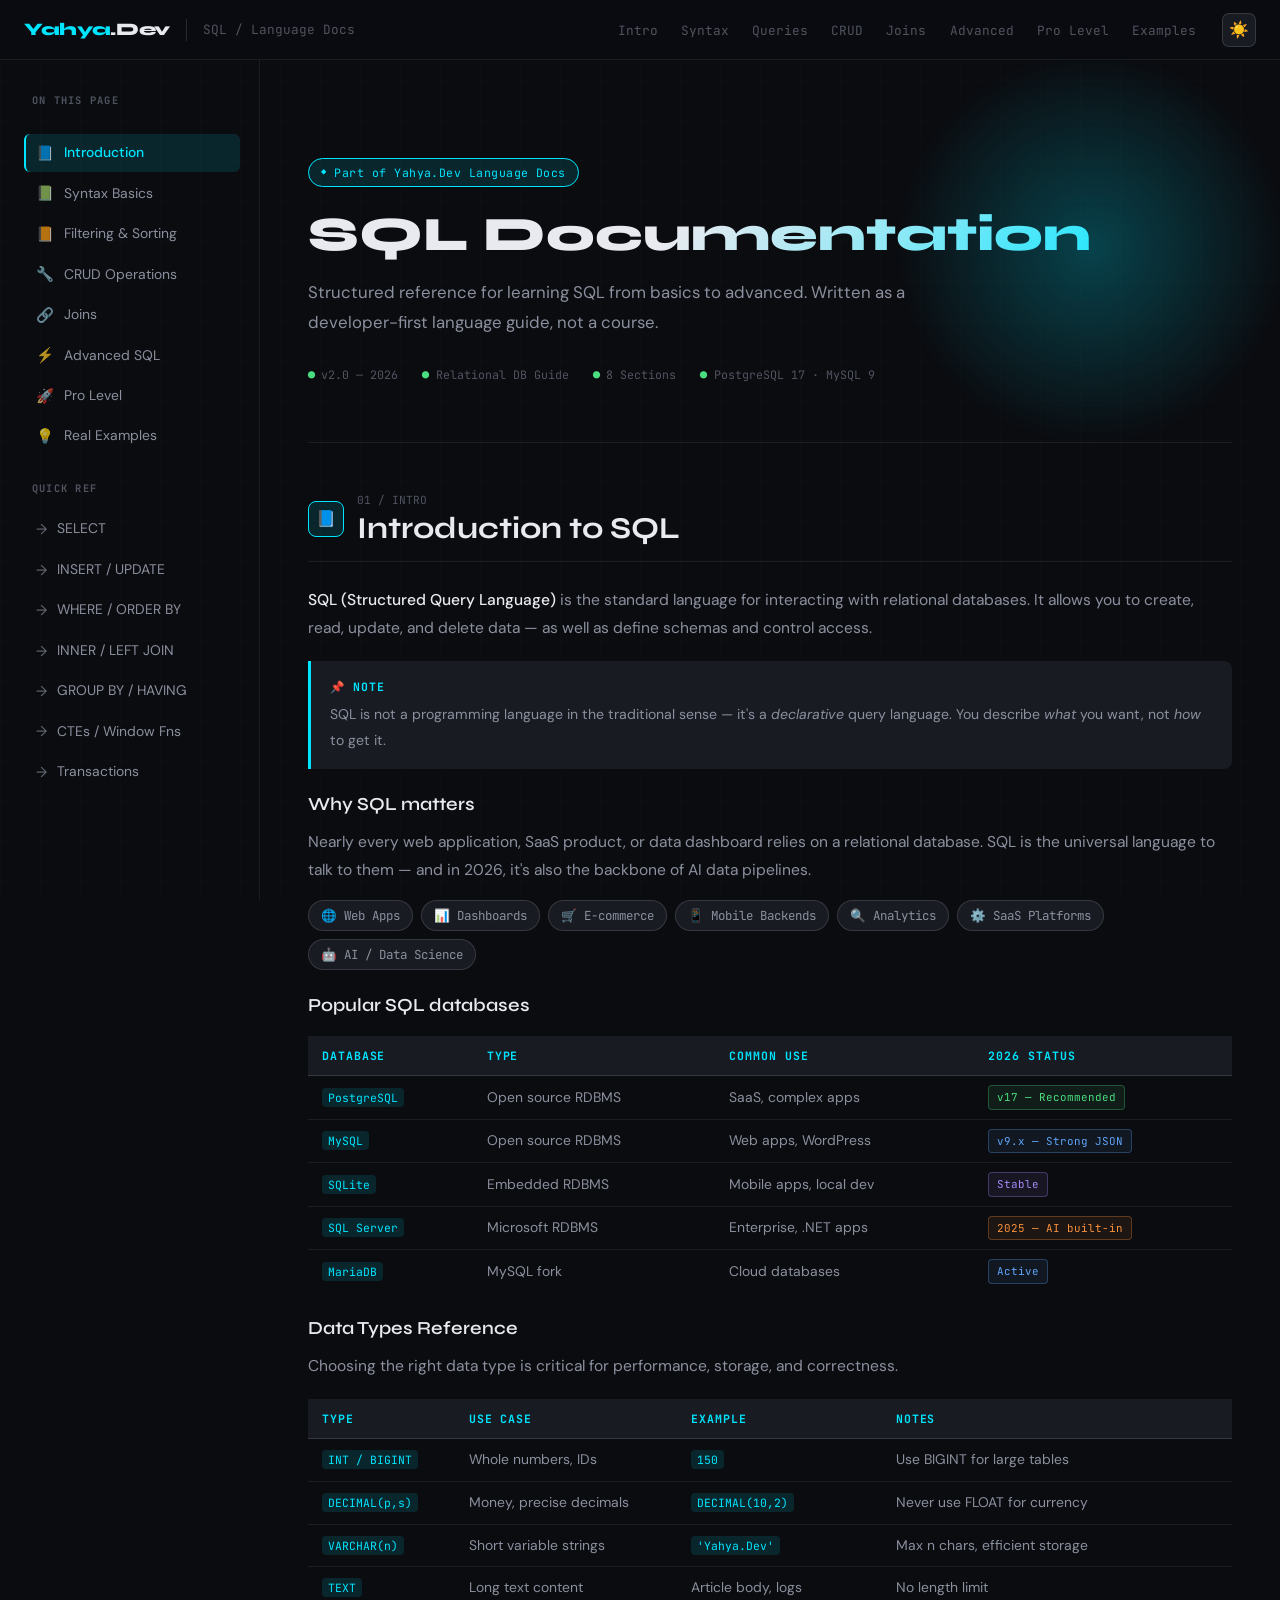
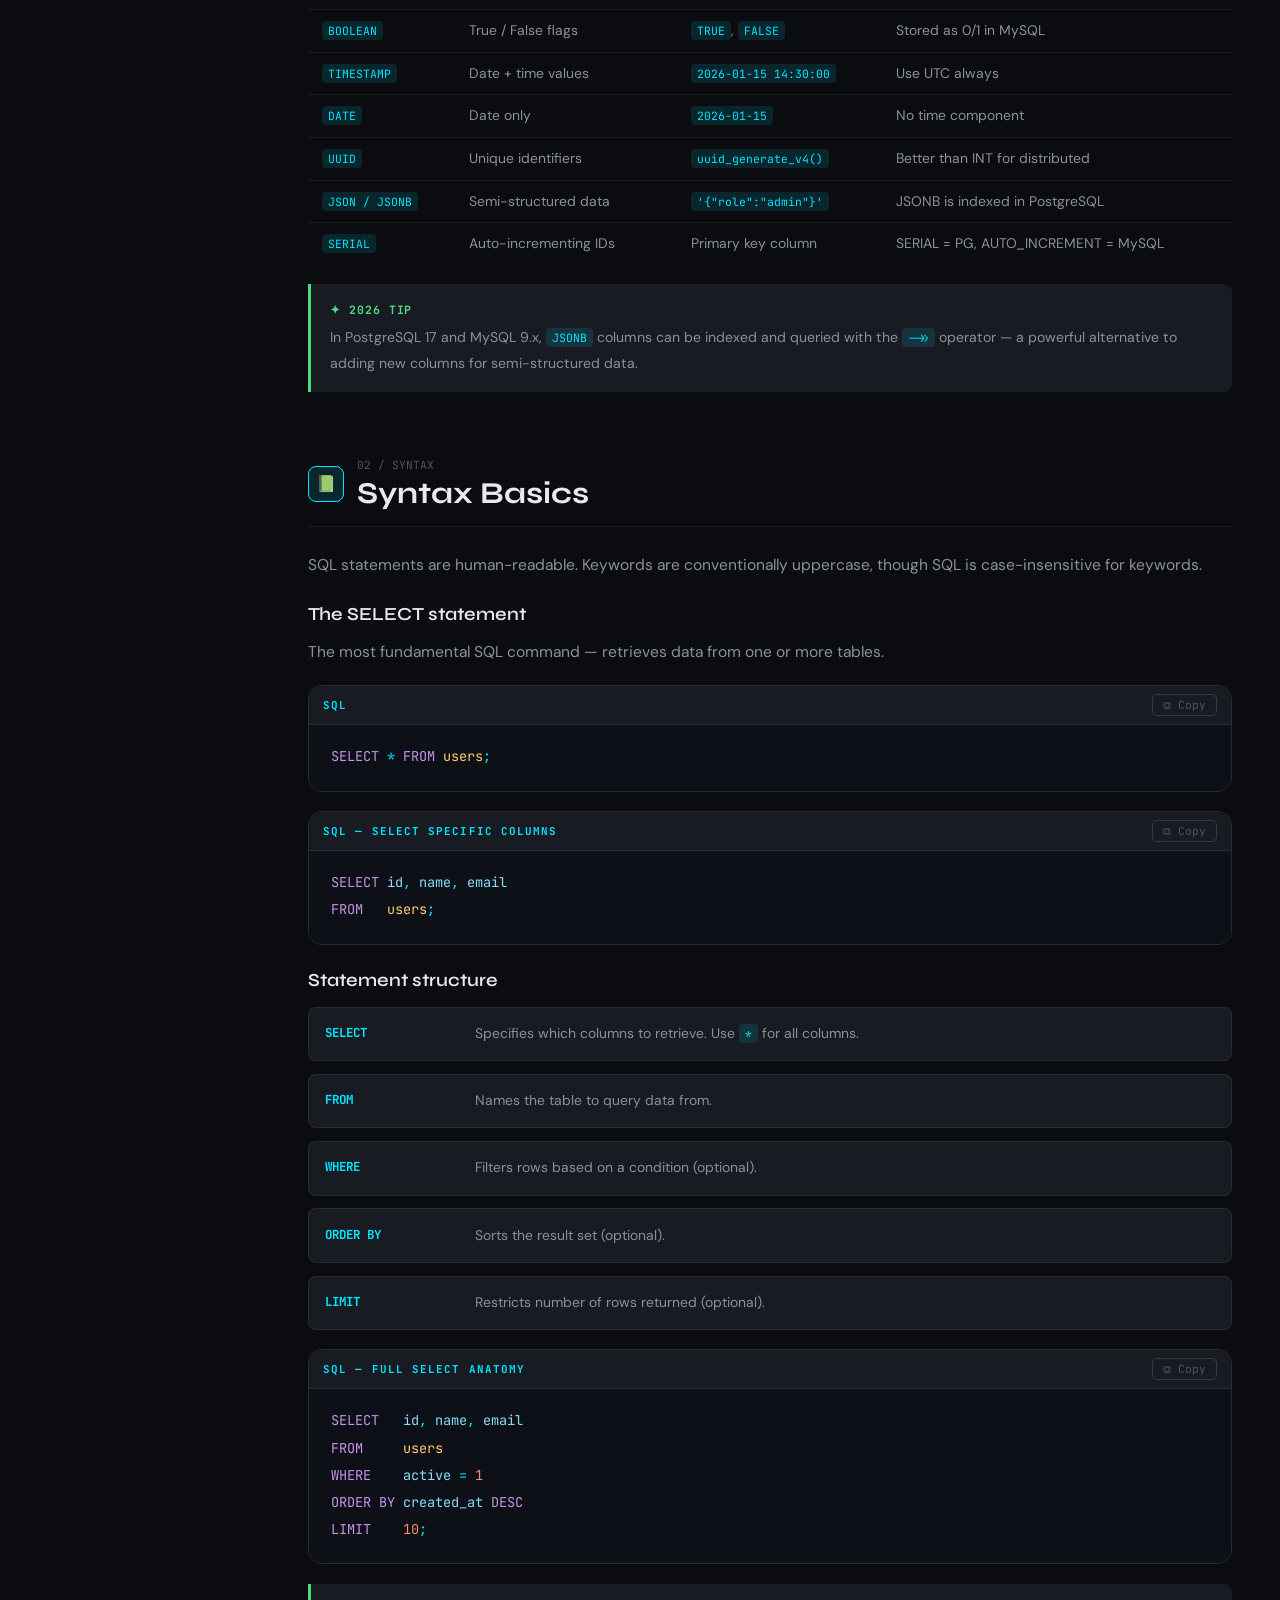
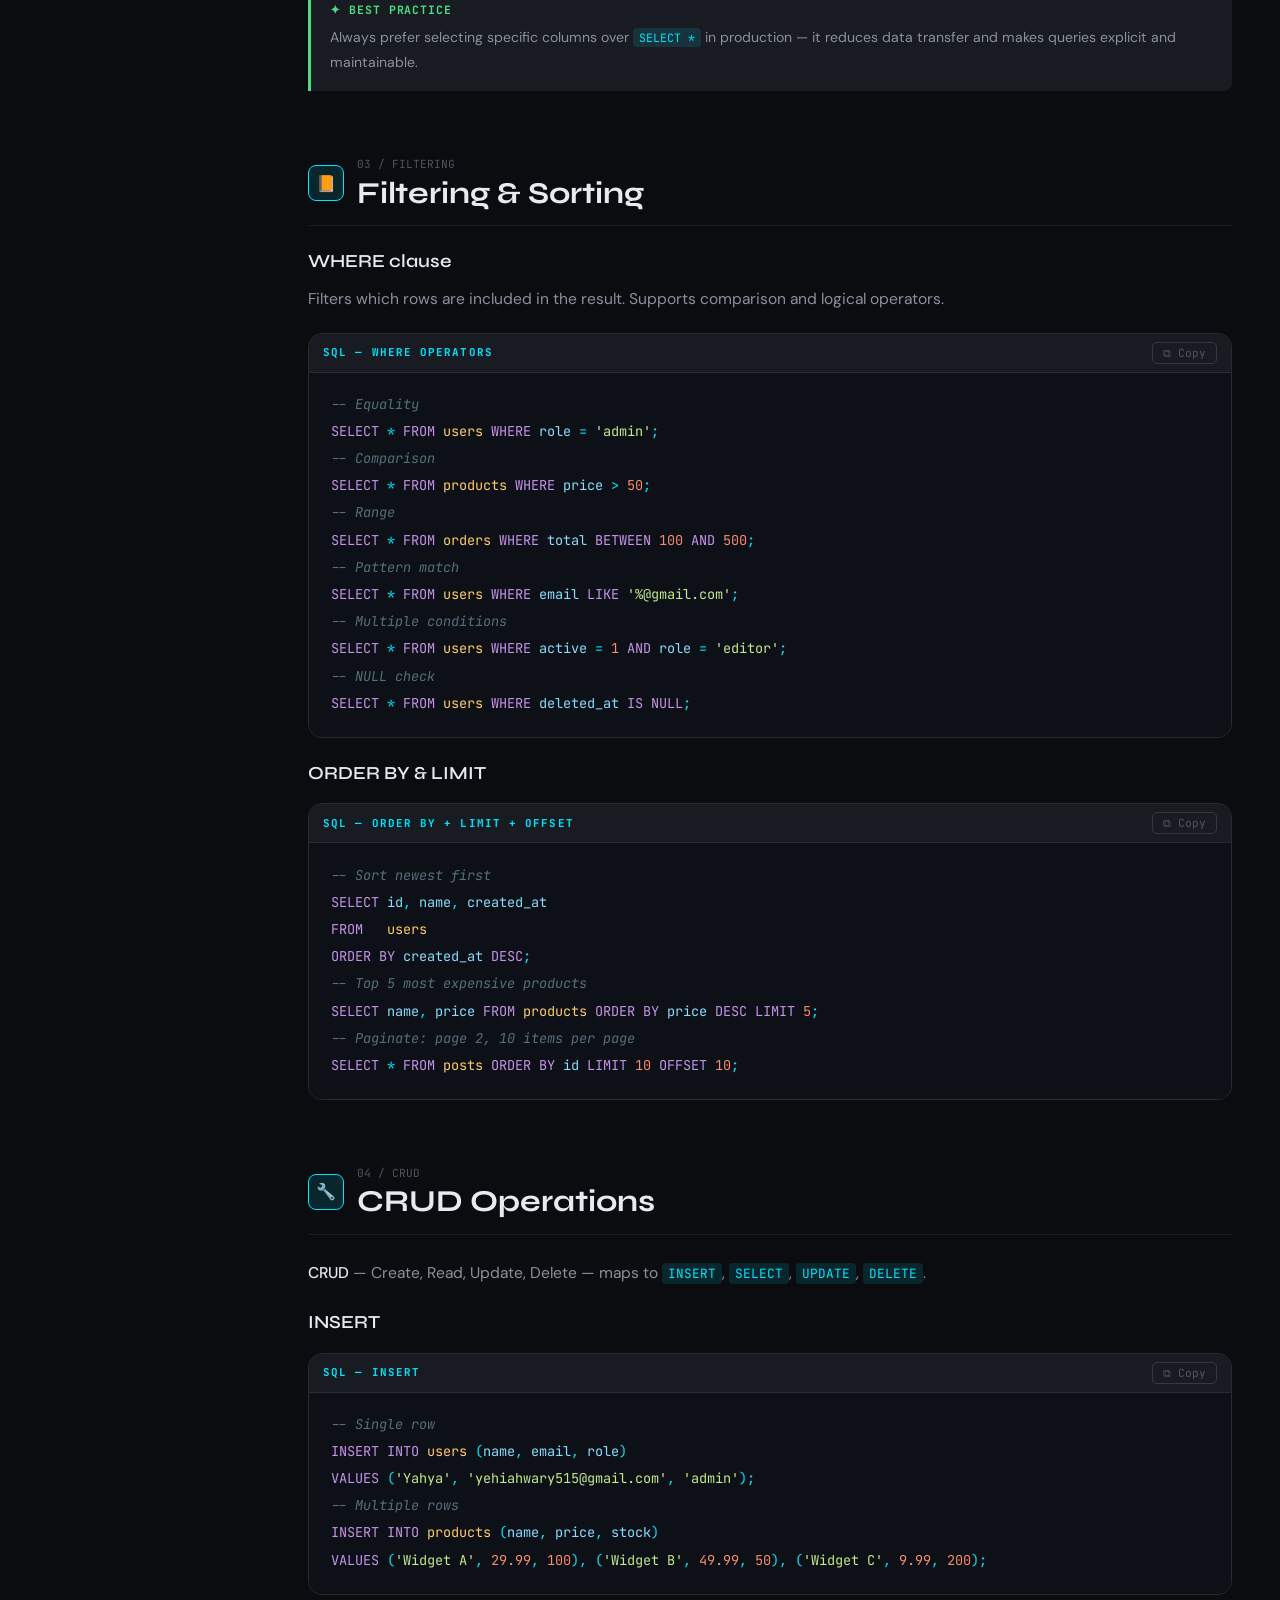
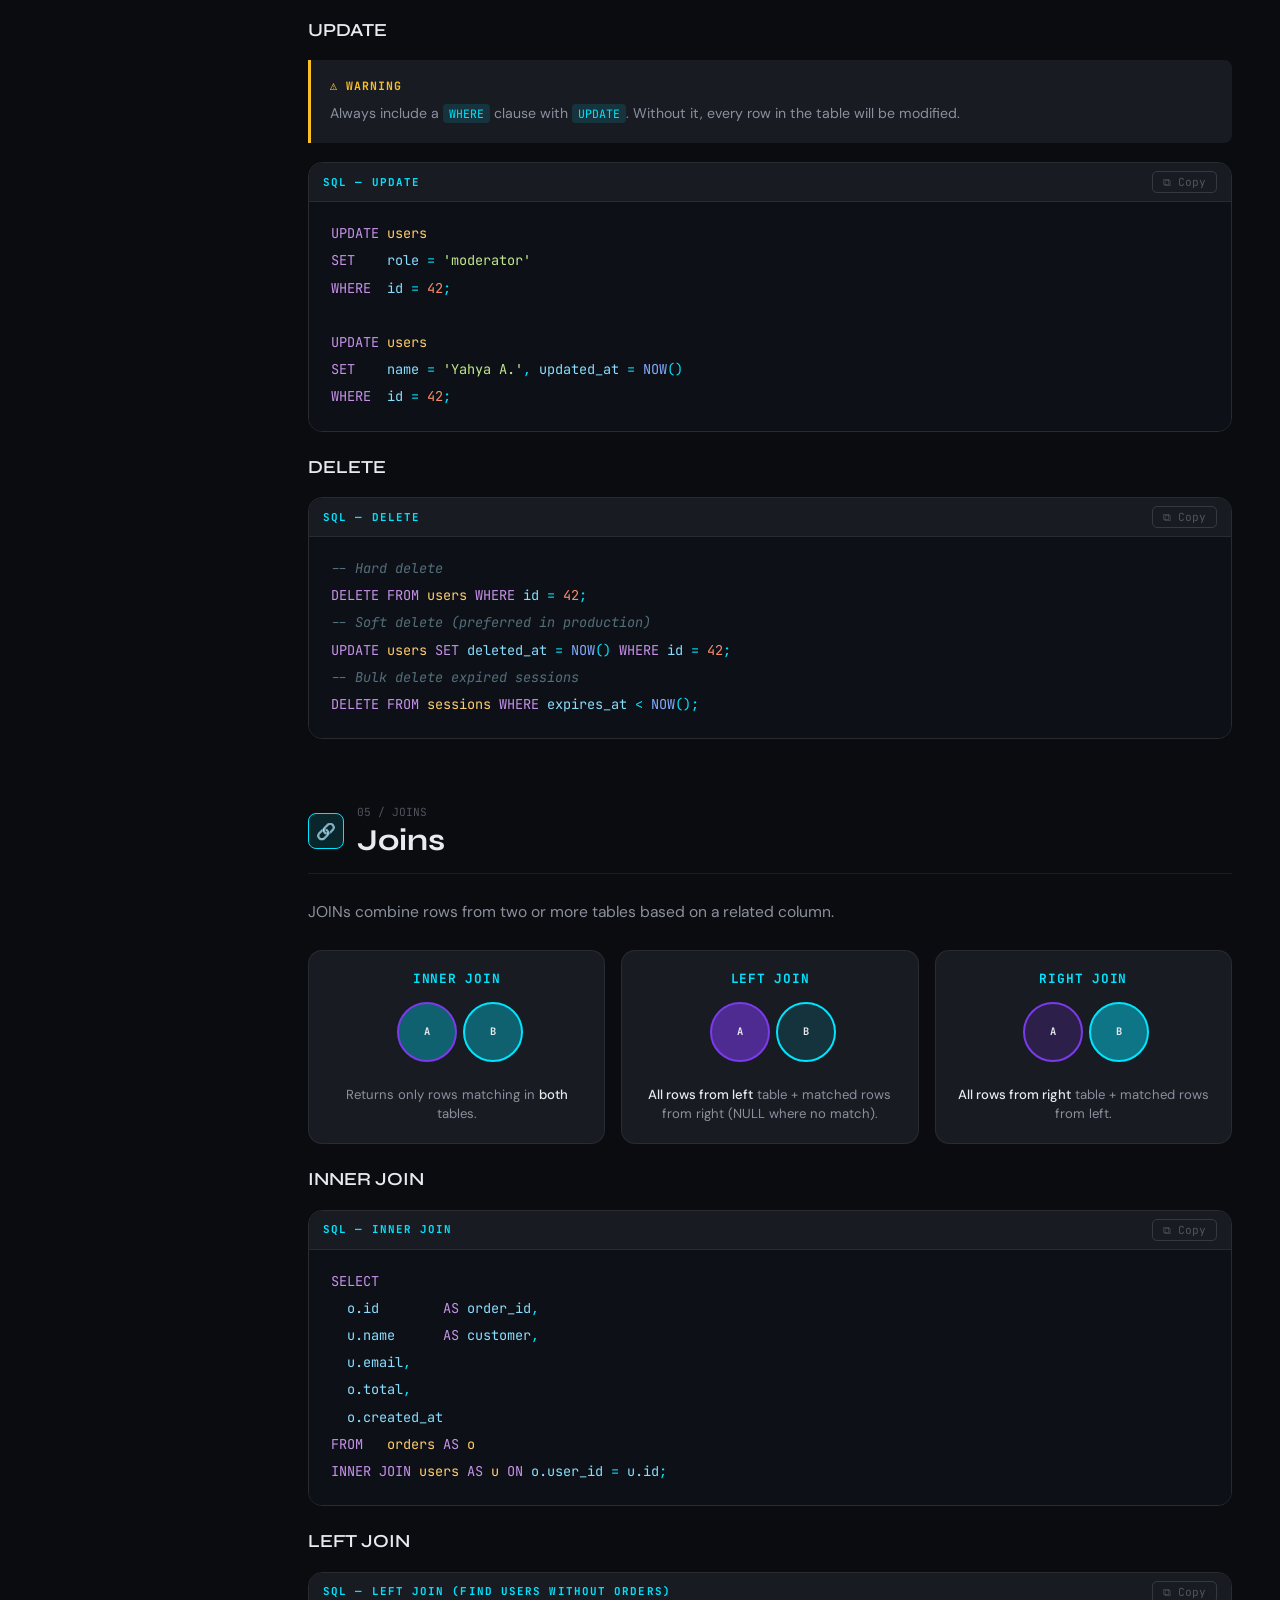
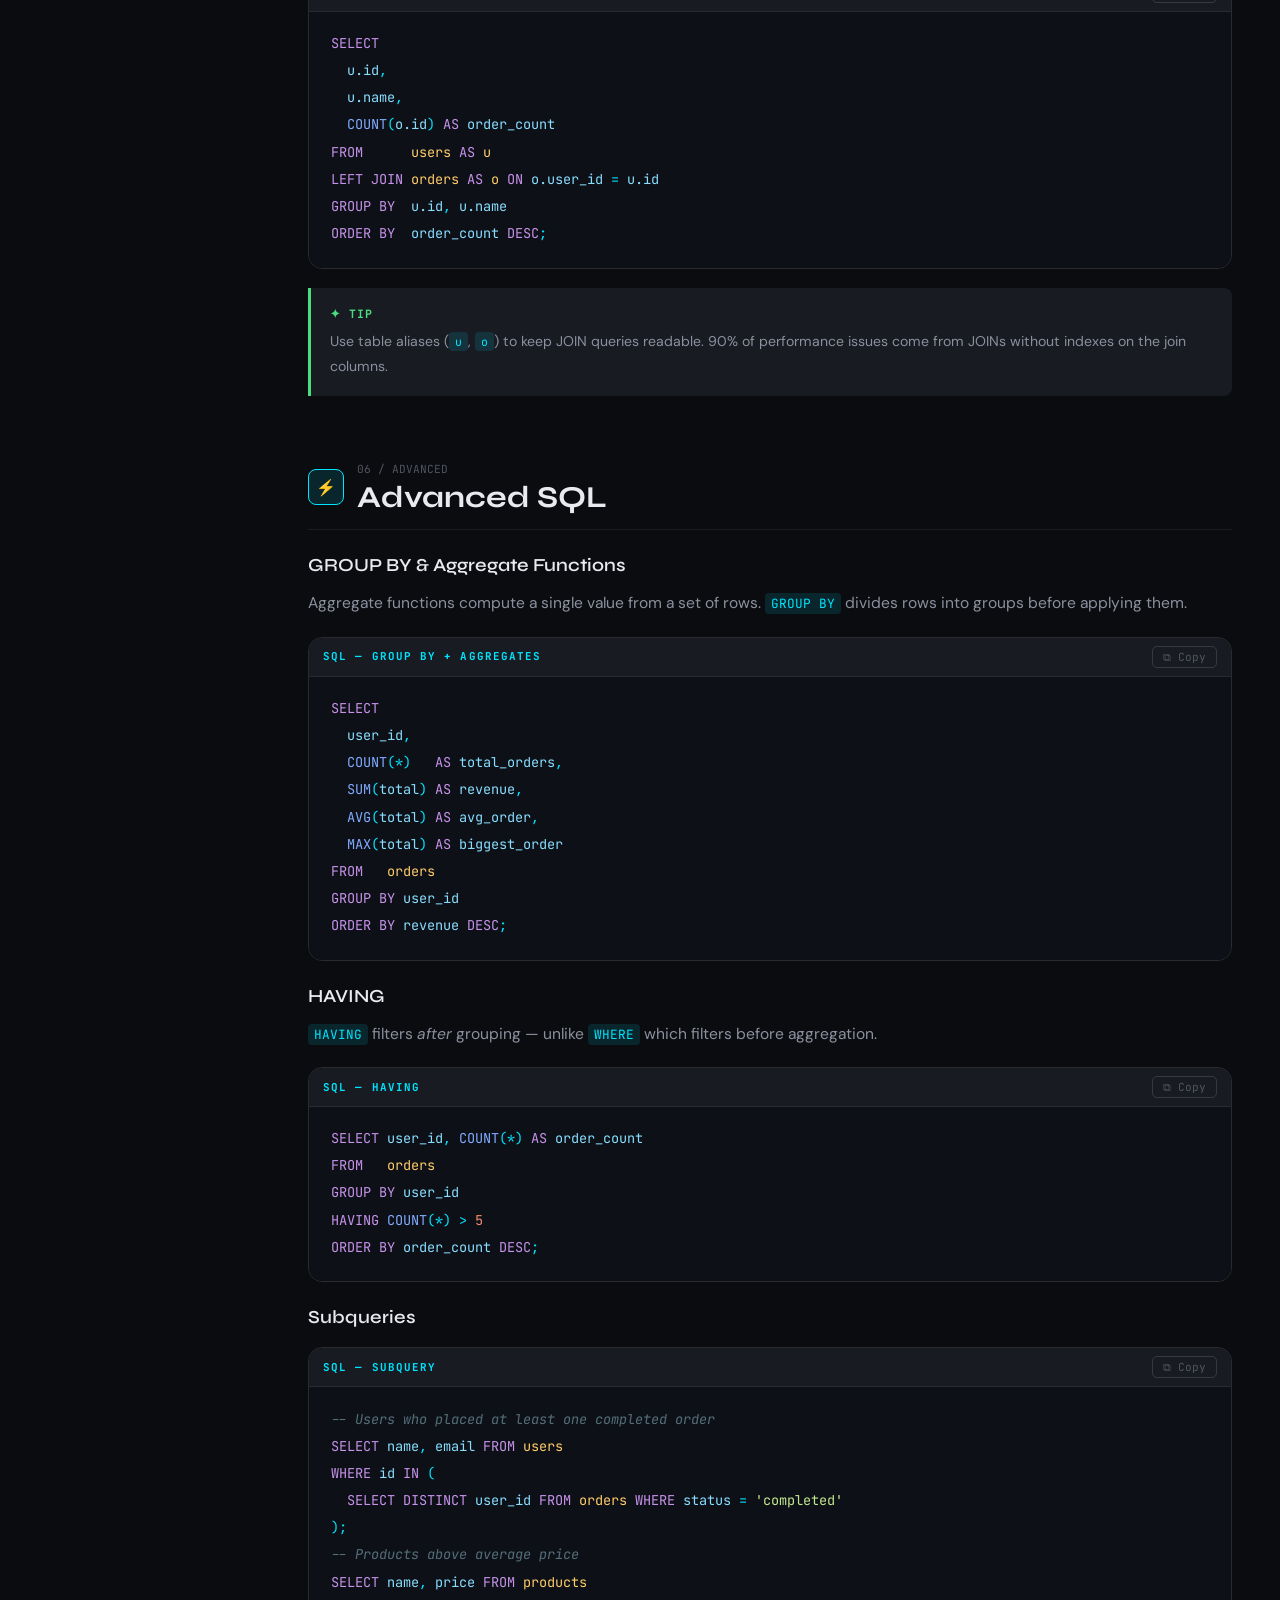
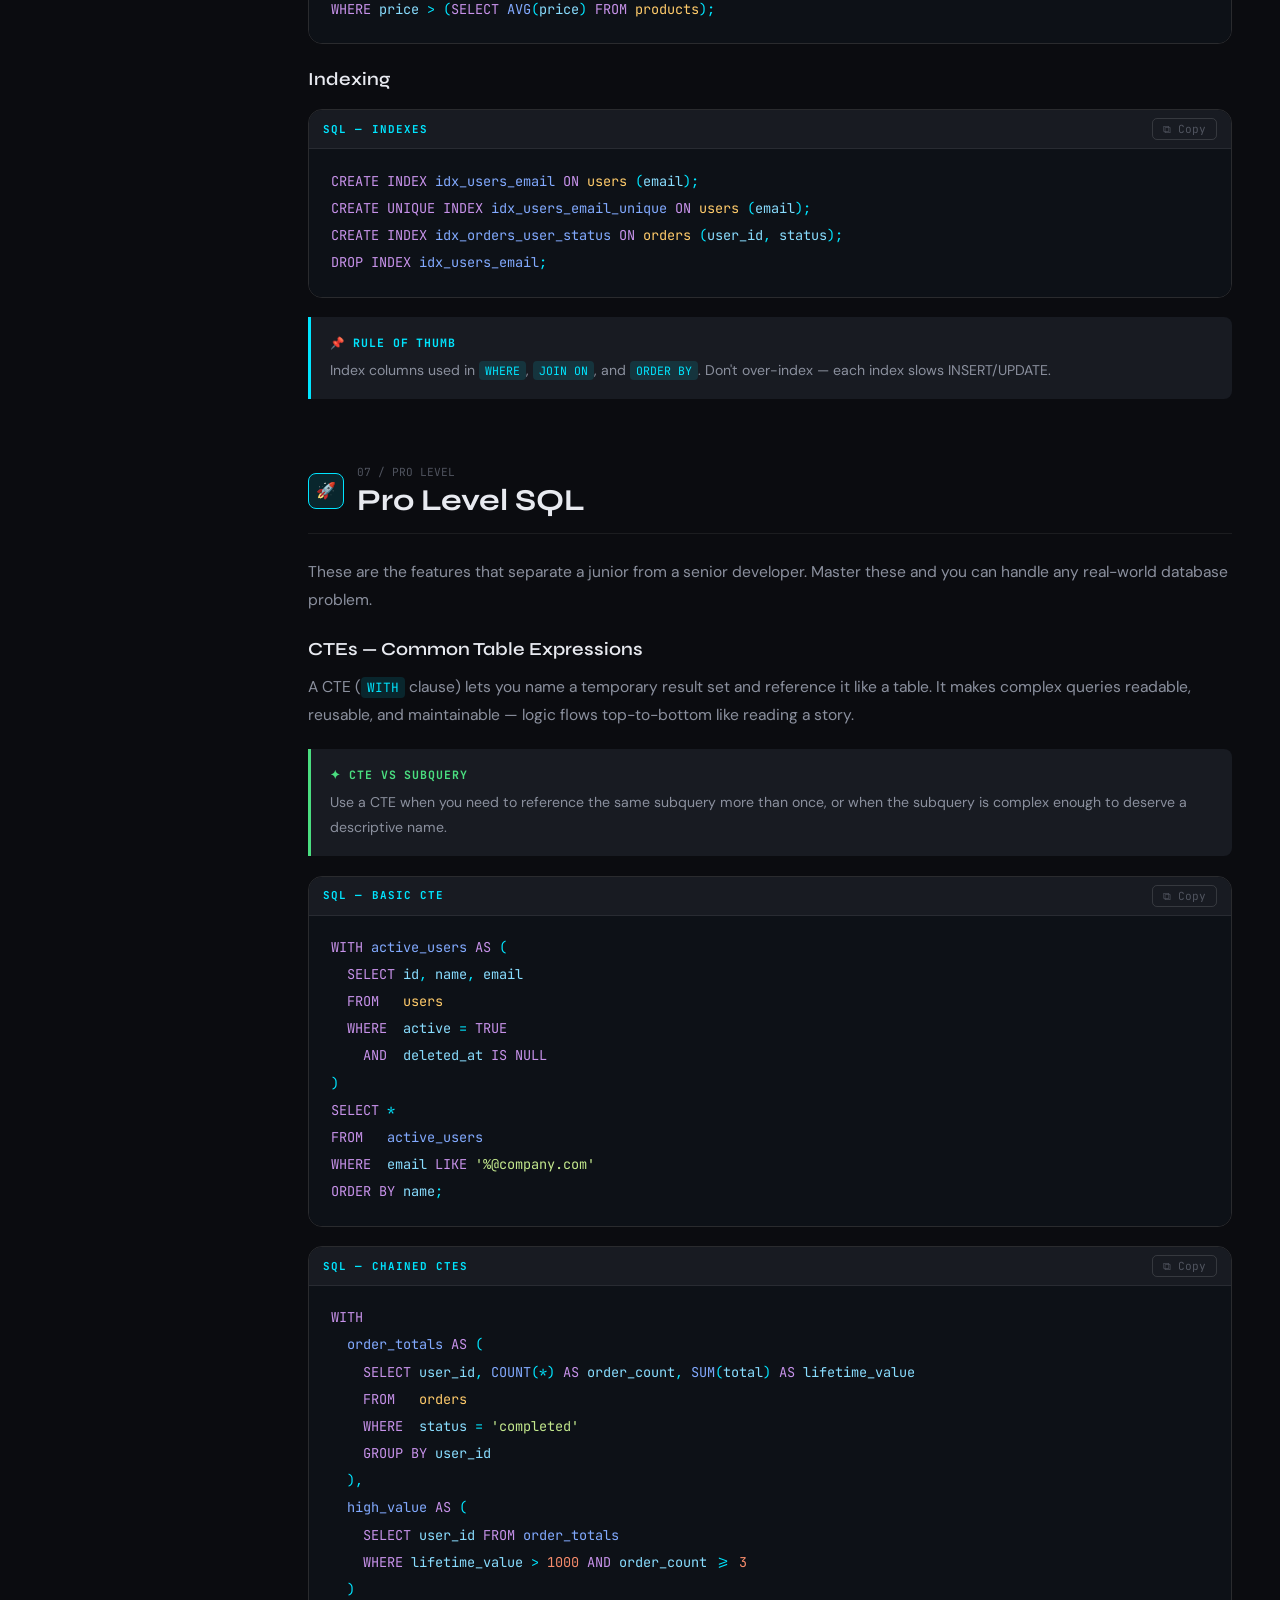
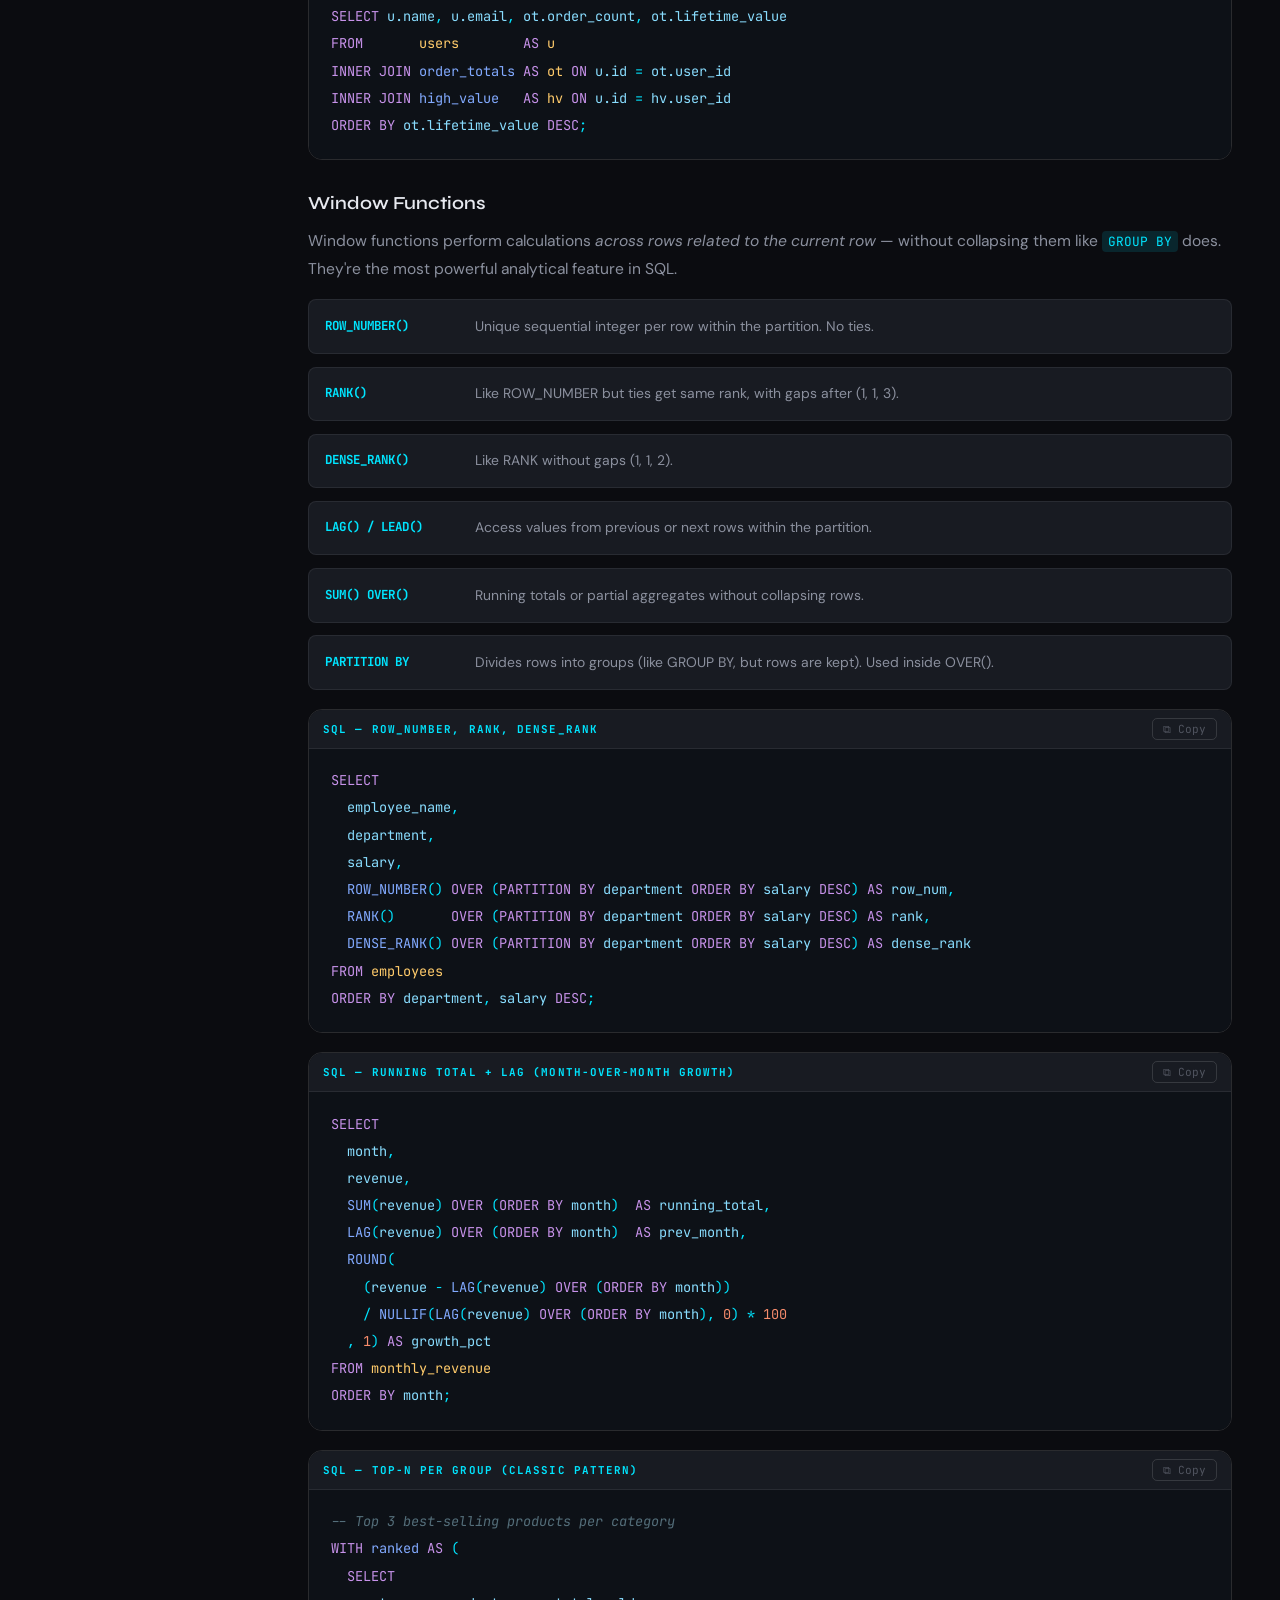
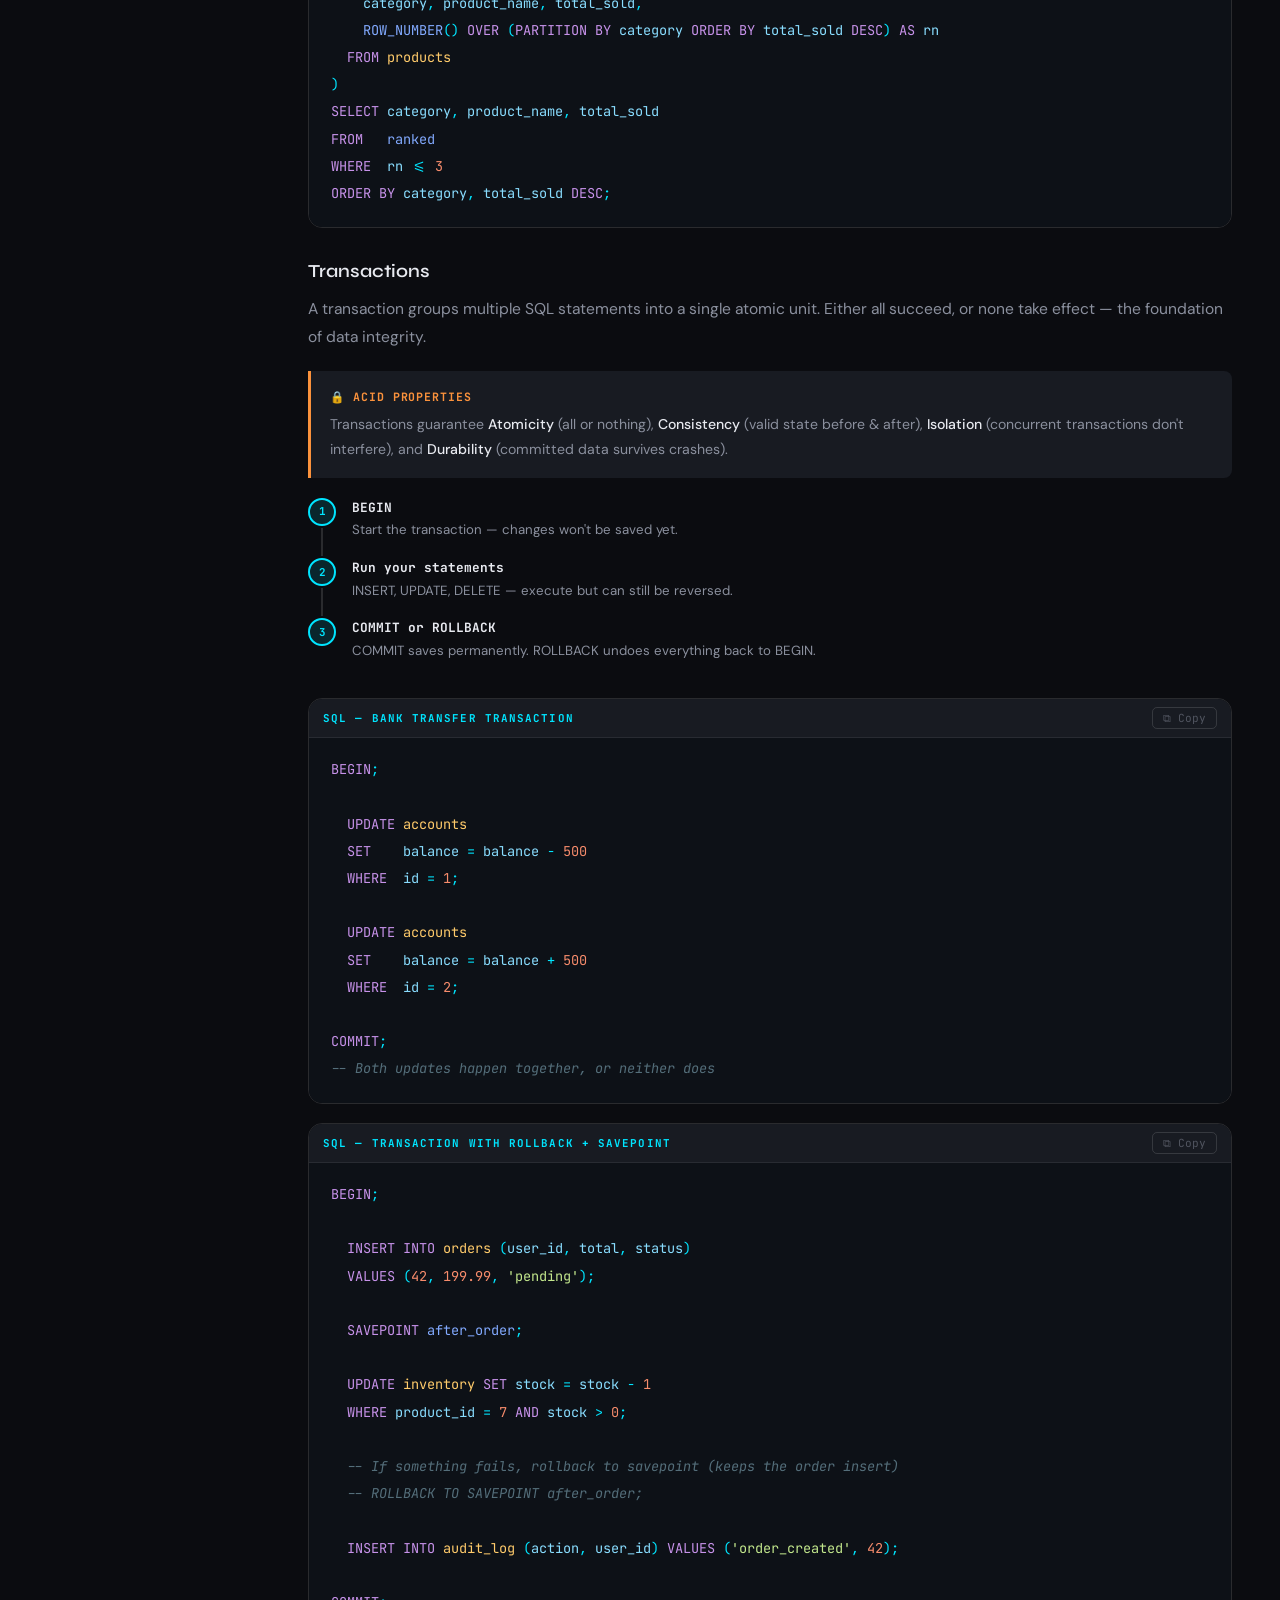
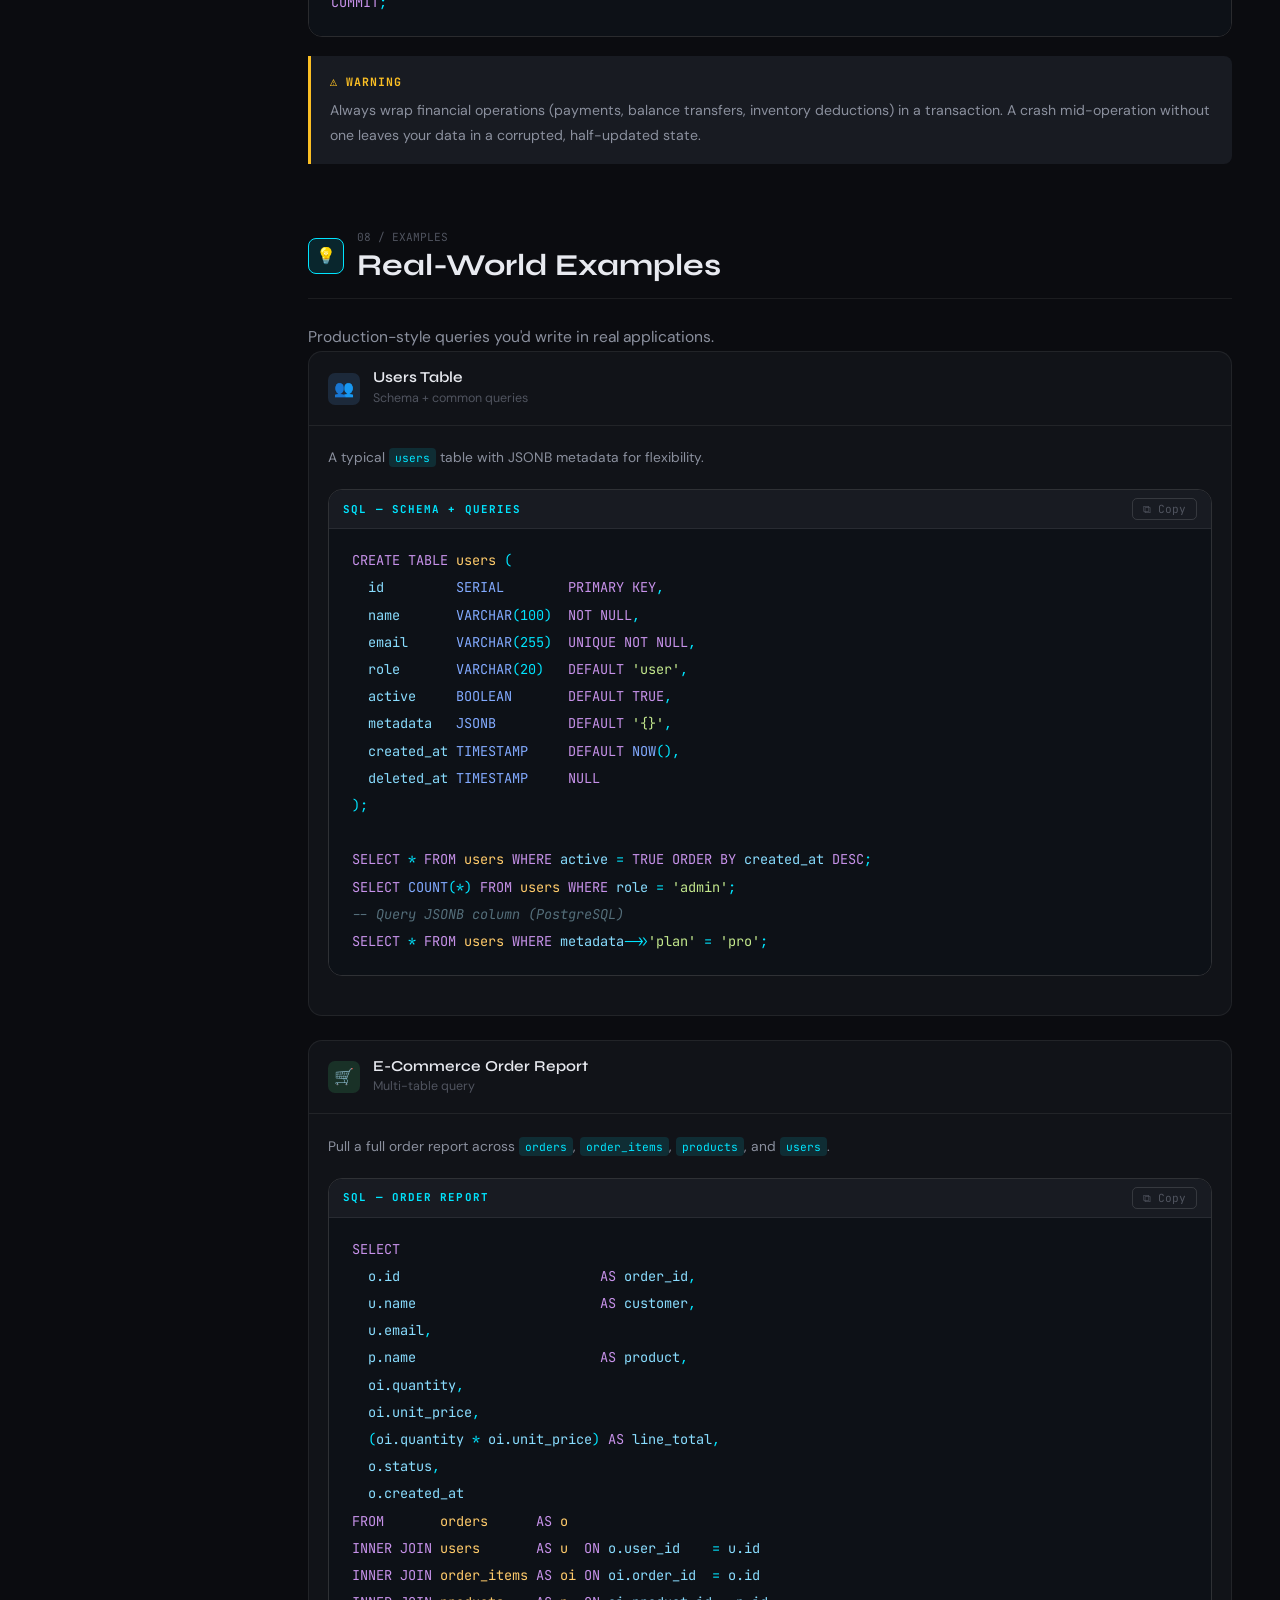
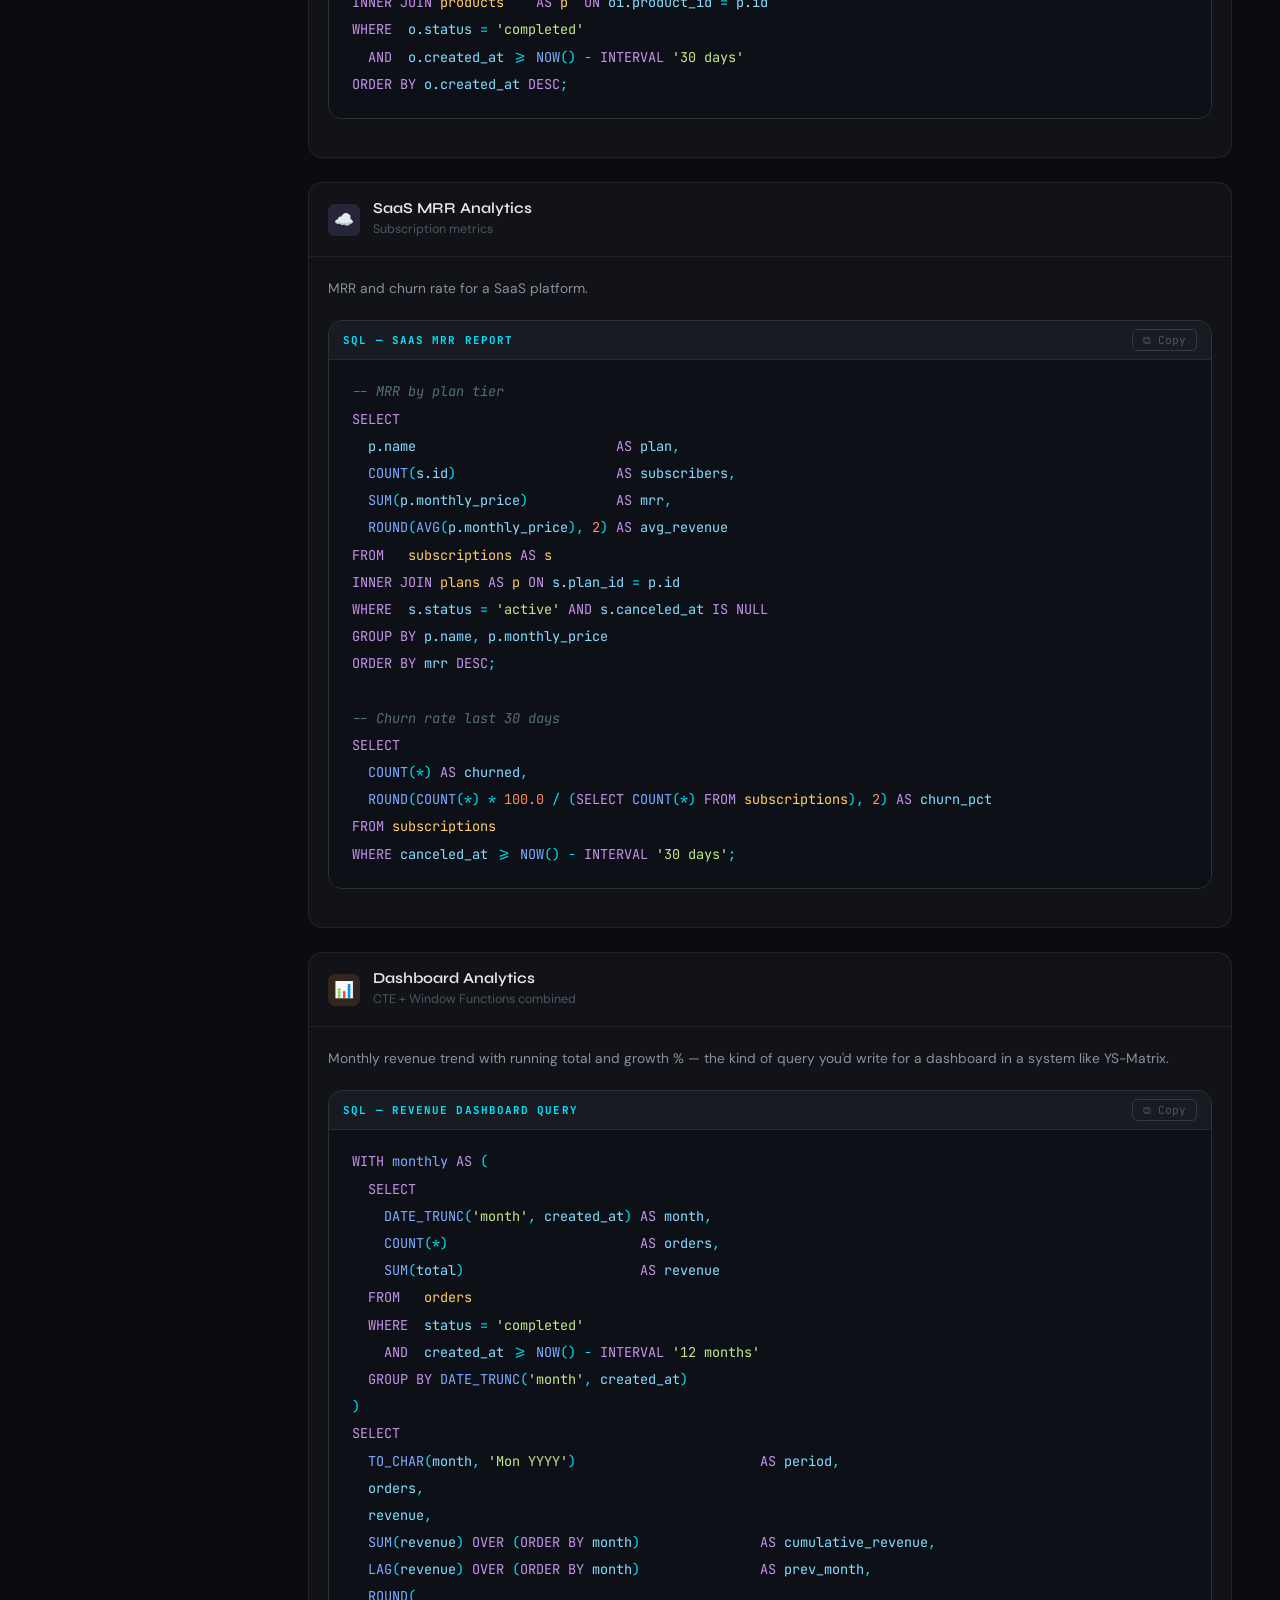
<file: Courses/learn-sql.html>
<!DOCTYPE html>
<html lang="en" data-theme="dark">
<head>
  <meta charset="UTF-8" />
  <meta name="viewport" content="width=device-width, initial-scale=1.0" />
  <title>SQL Documentation & Learning Guide | Yahya.Dev</title>
  <meta name="description" content="A comprehensive SQL reference covering syntax, CRUD, JOINs, CTEs, Window Functions, Transactions and more. Part of Yahya.Dev language docs." />
  <meta name="author" content="Yahya.Dev" />
  <link rel="preconnect" href="https://fonts.googleapis.com" />
  <link rel="preconnect" href="https://fonts.gstatic.com" crossorigin />
  <link href="https://fonts.googleapis.com/css2?family=JetBrains+Mono:wght@400;500;700&family=Syne:wght@400;600;700;800&family=DM+Sans:ital,opsz,wght@0,9..40,300;0,9..40,400;0,9..40,500;1,9..40,300&display=swap" rel="stylesheet" />
  <style>
    :root {
      --bg-base:#0b0c10;--bg-surface:#111318;--bg-elevated:#181b22;--bg-code:#0d1117;
      --border:rgba(255,255,255,0.07);--border-strong:rgba(255,255,255,0.13);
      --accent:#00e5ff;--accent-dim:rgba(0,229,255,0.12);--accent-glow:rgba(0,229,255,0.25);
      --accent2:#7c3aed;--text-primary:#e8eaf0;--text-secondary:#8b909e;
      --text-muted:#50545f;--text-code:#a8d8ea;
      --green:#4ade80;--yellow:#fbbf24;--red:#f87171;--pink:#f472b6;--orange:#fb923c;
      --nav-h:60px;--sidebar-w:260px;--radius:8px;--radius-lg:14px;
      --font-display:'Syne',sans-serif;--font-body:'DM Sans',sans-serif;--font-mono:'JetBrains Mono',monospace;
      --transition:0.2s ease;
    }
    [data-theme="light"] {
      --bg-base:#f5f6f8;--bg-surface:#ffffff;--bg-elevated:#eef0f4;--bg-code:#1a1d27;
      --border:rgba(0,0,0,0.08);--border-strong:rgba(0,0,0,0.14);
      --accent:#0077cc;--accent-dim:rgba(0,119,204,0.10);--accent-glow:rgba(0,119,204,0.20);
      --text-primary:#111318;--text-secondary:#444854;--text-muted:#8b909e;--text-code:#a8d8ea;
    }
    *,*::before,*::after{box-sizing:border-box;margin:0;padding:0;}
    html{scroll-behavior:smooth;font-size:16px;}
    body{font-family:var(--font-body);background:var(--bg-base);color:var(--text-primary);line-height:1.7;min-height:100vh;overflow-x:hidden;}
    body::before{content:'';position:fixed;inset:0;background-image:linear-gradient(rgba(255,255,255,0.013) 1px,transparent 1px),linear-gradient(90deg,rgba(255,255,255,0.013) 1px,transparent 1px);background-size:40px 40px;pointer-events:none;z-index:0;}
    [data-theme="light"] body::before{background-image:linear-gradient(rgba(0,0,0,0.04) 1px,transparent 1px),linear-gradient(90deg,rgba(0,0,0,0.04) 1px,transparent 1px);}
    ::-webkit-scrollbar{width:6px;height:6px;}
    ::-webkit-scrollbar-track{background:var(--bg-base);}
    ::-webkit-scrollbar-thumb{background:var(--border-strong);border-radius:3px;}
    ::-webkit-scrollbar-thumb:hover{background:var(--accent);}
    h1,h2,h3,h4{font-family:var(--font-display);line-height:1.2;}
    h1{font-size:clamp(2rem,4vw,3rem);font-weight:800;}
    h2{font-size:clamp(1.4rem,2.5vw,1.9rem);font-weight:700;}
    h3{font-size:1.15rem;font-weight:600;}
    p{color:var(--text-secondary);font-size:0.975rem;line-height:1.8;}
    a{color:var(--accent);text-decoration:none;transition:opacity var(--transition);}
    a:hover{opacity:0.8;}
    strong{color:var(--text-primary);font-weight:500;}
    code{font-family:var(--font-mono);font-size:0.82em;background:var(--accent-dim);color:var(--accent);padding:2px 6px;border-radius:4px;}

    /* NAV */
    #top-nav{position:fixed;top:0;left:0;right:0;height:var(--nav-h);background:rgba(11,12,16,0.88);backdrop-filter:blur(16px) saturate(1.4);border-bottom:1px solid var(--border);z-index:1000;display:flex;align-items:center;padding:0 1.5rem;gap:1rem;}
    [data-theme="light"] #top-nav{background:rgba(245,246,248,0.90);}
    .nav-logo{font-family:var(--font-display);font-weight:800;font-size:1.1rem;color:var(--accent);white-space:nowrap;letter-spacing:-0.02em;}
    .nav-logo span{color:var(--text-primary);}
    .nav-divider{width:1px;height:22px;background:var(--border-strong);flex-shrink:0;}
    .nav-title{font-family:var(--font-mono);font-size:0.8rem;color:var(--text-muted);white-space:nowrap;}
    .nav-links{display:flex;gap:0.2rem;list-style:none;margin-left:auto;align-items:center;}
    .nav-links a{font-size:0.8rem;font-family:var(--font-mono);color:var(--text-muted);padding:5px 10px;border-radius:5px;transition:color var(--transition),background var(--transition);white-space:nowrap;}
    .nav-links a:hover{color:var(--accent);background:var(--accent-dim);}
    #theme-toggle{background:var(--bg-elevated);border:1px solid var(--border-strong);color:var(--text-secondary);width:34px;height:34px;border-radius:7px;cursor:pointer;display:flex;align-items:center;justify-content:center;font-size:1rem;flex-shrink:0;transition:color var(--transition),border-color var(--transition);}
    #theme-toggle:hover{color:var(--accent);border-color:var(--accent);}
    #menu-toggle{display:none;background:none;border:none;color:var(--text-secondary);font-size:1.4rem;cursor:pointer;padding:4px;margin-left:auto;}

    /* LAYOUT */
    #layout{display:grid;grid-template-columns:var(--sidebar-w) 1fr;max-width:1300px;margin:0 auto;padding-top:var(--nav-h);position:relative;z-index:1;}

    /* SIDEBAR */
    #sidebar{position:sticky;top:var(--nav-h);height:calc(100vh - var(--nav-h));overflow-y:auto;padding:2rem 1.2rem 2rem 1.5rem;border-right:1px solid var(--border);scrollbar-width:thin;}
    .sidebar-label{font-family:var(--font-mono);font-size:0.65rem;font-weight:700;letter-spacing:0.12em;text-transform:uppercase;color:var(--text-muted);margin-bottom:0.8rem;padding-left:0.5rem;}
    .sidebar-nav{list-style:none;}
    .sidebar-nav li+li{margin-top:2px;}
    .sidebar-nav a{display:flex;align-items:center;gap:0.6rem;font-family:var(--font-body);font-size:0.87rem;color:var(--text-secondary);padding:7px 10px;border-radius:6px;border-left:2px solid transparent;transition:color var(--transition),background var(--transition),border-color var(--transition);}
    .sidebar-nav a .nav-icon{font-size:0.9rem;opacity:0.7;}
    .sidebar-nav a:hover{color:var(--text-primary);background:var(--bg-elevated);}
    .sidebar-nav a.active{color:var(--accent);background:var(--accent-dim);border-left-color:var(--accent);font-weight:500;}
    .sidebar-group{margin-top:1.5rem;}

    /* MAIN */
    #main{padding:3rem 3rem 5rem;min-width:0;}

    /* HERO */
    #hero{padding:3rem 0 3.5rem;border-bottom:1px solid var(--border);margin-bottom:3rem;position:relative;}
    #hero::after{content:'';position:absolute;top:-60px;right:-60px;width:400px;height:400px;background:radial-gradient(circle,var(--accent-glow) 0%,transparent 70%);pointer-events:none;}
    .hero-badge{display:inline-flex;align-items:center;gap:0.5rem;font-family:var(--font-mono);font-size:0.72rem;color:var(--accent);background:var(--accent-dim);border:1px solid var(--accent);padding:4px 12px;border-radius:100px;margin-bottom:1.2rem;letter-spacing:0.04em;}
    .hero-badge::before{content:'◆';font-size:0.55rem;}
    #hero h1{margin-bottom:0.8rem;background:linear-gradient(135deg,var(--text-primary) 40%,var(--accent) 100%);-webkit-background-clip:text;-webkit-text-fill-color:transparent;background-clip:text;}
    #hero p{font-size:1.05rem;max-width:600px;color:var(--text-secondary);}
    .hero-meta{display:flex;gap:1.5rem;margin-top:1.8rem;flex-wrap:wrap;}
    .hero-chip{font-family:var(--font-mono);font-size:0.73rem;color:var(--text-muted);display:flex;align-items:center;gap:0.4rem;}
    .hero-chip span{color:var(--green);}

    /* SECTIONS */
    .doc-section{margin-bottom:4rem;scroll-margin-top:calc(var(--nav-h) + 24px);}
    .section-header{display:flex;align-items:center;gap:0.8rem;margin-bottom:1.5rem;padding-bottom:0.9rem;border-bottom:1px solid var(--border);}
    .section-icon{width:36px;height:36px;border-radius:8px;background:var(--accent-dim);border:1px solid var(--accent);display:flex;align-items:center;justify-content:center;font-size:1rem;flex-shrink:0;}
    .section-number{font-family:var(--font-mono);font-size:0.7rem;color:var(--text-muted);}

    /* CALLOUTS */
    .callout{border-left:3px solid var(--accent);background:var(--bg-elevated);padding:1rem 1.2rem;border-radius:0 var(--radius) var(--radius) 0;margin:1.2rem 0;}
    .callout.note{border-color:var(--accent);}
    .callout.tip{border-color:var(--green);}
    .callout.warn{border-color:var(--yellow);}
    .callout.danger{border-color:var(--red);}
    .callout.info{border-color:var(--orange);}
    .callout-title{font-family:var(--font-mono);font-size:0.72rem;font-weight:700;letter-spacing:0.08em;text-transform:uppercase;margin-bottom:0.35rem;}
    .callout.note .callout-title{color:var(--accent);}
    .callout.tip .callout-title{color:var(--green);}
    .callout.warn .callout-title{color:var(--yellow);}
    .callout.danger .callout-title{color:var(--red);}
    .callout.info .callout-title{color:var(--orange);}
    .callout p{font-size:0.88rem;margin:0;}

    /* CODE */
    .code-block{position:relative;margin:1.2rem 0;border-radius:var(--radius-lg);overflow:hidden;border:1px solid var(--border-strong);}
    .code-header{display:flex;align-items:center;justify-content:space-between;background:var(--bg-elevated);padding:8px 14px;border-bottom:1px solid var(--border);}
    .code-lang{font-family:var(--font-mono);font-size:0.68rem;font-weight:700;text-transform:uppercase;letter-spacing:0.1em;color:var(--accent);}
    .copy-btn{display:flex;align-items:center;gap:0.35rem;font-family:var(--font-mono);font-size:0.7rem;color:var(--text-muted);background:none;border:1px solid var(--border-strong);padding:3px 10px;border-radius:5px;cursor:pointer;transition:color var(--transition),border-color var(--transition),background var(--transition);}
    .copy-btn:hover{color:var(--accent);border-color:var(--accent);background:var(--accent-dim);}
    .copy-btn.copied{color:var(--green);border-color:var(--green);}
    .code-block pre{background:var(--bg-code);padding:1.2rem 1.4rem;overflow-x:auto;margin:0;}
    .code-block code{font-family:var(--font-mono);font-size:0.85rem;background:none;color:var(--text-code);padding:0;line-height:1.8;}
    .kw{color:#c792ea;}.fn{color:#82aaff;}.str{color:#c3e88d;}.num{color:#f78c6c;}
    .cmt{color:#546e7a;font-style:italic;}.op{color:var(--accent);}.tbl{color:#ffcb6b;}.col{color:#89ddff;}

    /* DEF LIST */
    .def-list{display:grid;gap:0.8rem;margin:1rem 0;}
    .def-item{background:var(--bg-elevated);border:1px solid var(--border);border-radius:var(--radius);padding:0.9rem 1rem;display:grid;grid-template-columns:140px 1fr;gap:0.6rem;align-items:start;}
    .def-term{font-family:var(--font-mono);font-size:0.78rem;font-weight:700;color:var(--accent);}
    .def-desc{font-size:0.87rem;color:var(--text-secondary);}

    /* VENN / JOIN DIAGRAMS */
    .join-diagrams{display:grid;grid-template-columns:repeat(auto-fit,minmax(240px,1fr));gap:1rem;margin:1.5rem 0;}
    .join-card{background:var(--bg-elevated);border:1px solid var(--border);border-radius:var(--radius-lg);padding:1.2rem;text-align:center;}
    .join-card h4{font-family:var(--font-mono);font-size:0.8rem;color:var(--accent);margin-bottom:1rem;text-transform:uppercase;letter-spacing:0.06em;}
    .venn{position:relative;height:70px;display:flex;align-items:center;justify-content:center;margin-bottom:0.8rem;}
    .venn-circle{width:60px;height:60px;border-radius:50%;border:2px solid var(--border-strong);position:absolute;display:flex;align-items:center;justify-content:center;font-family:var(--font-mono);font-size:0.65rem;font-weight:700;color:var(--text-primary);}
    .venn-a{left:50%;transform:translateX(-100%);background:rgba(124,58,237,0.20);border-color:var(--accent2);}
    .venn-b{left:50%;transform:translateX(10%);background:rgba(0,229,255,0.12);border-color:var(--accent);}
    .venn-inner[data-fill="left"] .venn-a{background:rgba(124,58,237,0.55);}
    .venn-inner[data-fill="right"] .venn-b{background:rgba(0,229,255,0.45);}
    .venn-inner[data-fill="both"] .venn-a,.venn-inner[data-fill="both"] .venn-b{background:rgba(0,229,255,0.35);}
    .venn-inner{position:relative;width:130px;height:70px;}
    .join-desc{font-size:0.82rem;color:var(--text-secondary);line-height:1.5;}

    /* TABLE */
    .doc-table-wrap{overflow-x:auto;margin:1.2rem 0;}
    .doc-table{width:100%;border-collapse:collapse;font-size:0.87rem;}
    .doc-table th{font-family:var(--font-mono);font-size:0.72rem;font-weight:700;text-transform:uppercase;letter-spacing:0.08em;color:var(--accent);background:var(--bg-elevated);padding:10px 14px;text-align:left;border-bottom:1px solid var(--border-strong);}
    .doc-table td{padding:9px 14px;color:var(--text-secondary);border-bottom:1px solid var(--border);}
    .doc-table tr:last-child td{border-bottom:none;}
    .doc-table tr:hover td{background:var(--bg-elevated);}
    .badge{display:inline-block;font-family:var(--font-mono);font-size:0.68rem;padding:2px 8px;border-radius:4px;border:1px solid;}
    .badge-blue{color:#60a5fa;border-color:rgba(96,165,250,0.3);background:rgba(96,165,250,0.08);}
    .badge-green{color:var(--green);border-color:rgba(74,222,128,0.3);background:rgba(74,222,128,0.08);}
    .badge-purple{color:#a78bfa;border-color:rgba(167,139,250,0.3);background:rgba(167,139,250,0.08);}
    .badge-orange{color:var(--orange);border-color:rgba(251,146,60,0.3);background:rgba(251,146,60,0.08);}

    /* USE CASES */
    .use-cases{display:flex;flex-wrap:wrap;gap:0.5rem;margin:1rem 0;}
    .use-case{font-size:0.78rem;font-family:var(--font-mono);padding:4px 12px;border-radius:100px;border:1px solid var(--border-strong);color:var(--text-secondary);background:var(--bg-elevated);}

    /* EXAMPLE CARDS */
    .example-cards{display:grid;gap:1.5rem;}
    .ex-card{background:var(--bg-surface);border:1px solid var(--border);border-radius:var(--radius-lg);overflow:hidden;}
    .ex-card-header{padding:1rem 1.2rem;border-bottom:1px solid var(--border);display:flex;align-items:center;gap:0.8rem;}
    .ex-card-icon{width:32px;height:32px;border-radius:7px;display:flex;align-items:center;justify-content:center;font-size:1rem;}
    .ex-card-icon.blue{background:rgba(96,165,250,0.15);}
    .ex-card-icon.green{background:rgba(74,222,128,0.15);}
    .ex-card-icon.purple{background:rgba(167,139,250,0.15);}
    .ex-card-icon.orange{background:rgba(251,146,60,0.15);}
    .ex-card-body{padding:1.2rem;}
    .ex-card-body p{font-size:0.86rem;margin-bottom:0.8rem;}

    /* STEP FLOW (NEW) */
    .step-flow{display:flex;flex-direction:column;gap:0;margin:1.2rem 0;}
    .step-item{display:flex;gap:1rem;}
    .step-line{display:flex;flex-direction:column;align-items:center;}
    .step-dot{width:28px;height:28px;border-radius:50%;background:var(--accent-dim);border:2px solid var(--accent);display:flex;align-items:center;justify-content:center;font-family:var(--font-mono);font-size:0.68rem;font-weight:700;color:var(--accent);flex-shrink:0;}
    .step-connector{width:2px;background:var(--border-strong);flex:1;min-height:16px;margin:2px 0;}
    .step-content{padding:2px 0 16px;}
    .step-content h4{font-family:var(--font-mono);font-size:0.8rem;color:var(--text-primary);margin-bottom:0.2rem;}
    .step-content p{font-size:0.83rem;margin:0;}

    /* FOOTER */
    #footer{background:var(--bg-surface);border-top:1px solid var(--border);padding:2.5rem 3rem;position:relative;z-index:1;}
    .footer-inner{max-width:1300px;margin:0 auto;display:flex;flex-wrap:wrap;justify-content:space-between;align-items:flex-start;gap:2rem;}
    .footer-brand .logo{font-family:var(--font-display);font-weight:800;font-size:1.3rem;color:var(--accent);}
    .footer-brand .logo span{color:var(--text-primary);}
    .footer-brand p{font-size:0.82rem;color:var(--text-muted);margin-top:0.3rem;}
    .footer-links{display:flex;flex-direction:column;gap:0.5rem;}
    .footer-links h4{font-family:var(--font-mono);font-size:0.68rem;color:var(--text-muted);text-transform:uppercase;letter-spacing:0.1em;margin-bottom:0.2rem;}
    .footer-links a{font-size:0.84rem;color:var(--text-secondary);display:flex;align-items:center;gap:0.5rem;}
    .footer-links a:hover{color:var(--accent);}
    .footer-bottom{max-width:1300px;margin:1.5rem auto 0;padding-top:1rem;border-top:1px solid var(--border);display:flex;justify-content:space-between;align-items:center;font-size:0.78rem;color:var(--text-muted);flex-wrap:wrap;gap:0.5rem;}
    .footer-bottom a{color:var(--text-muted);}
    .footer-bottom a:hover{color:var(--accent);}

    /* TOAST */
    #toast{position:fixed;bottom:1.5rem;right:1.5rem;background:var(--bg-elevated);border:1px solid var(--green);color:var(--green);font-family:var(--font-mono);font-size:0.78rem;padding:8px 18px;border-radius:8px;transform:translateY(20px);opacity:0;transition:opacity 0.3s,transform 0.3s;z-index:9999;pointer-events:none;}
    #toast.show{opacity:1;transform:translateY(0);}

    /* OVERLAY */
    #sidebar-overlay{display:none;position:fixed;inset:0;background:rgba(0,0,0,0.6);z-index:900;}
    #sidebar-overlay.open{display:block;}

    /* PROGRESS */
    #reading-progress{position:fixed;top:var(--nav-h);left:0;height:2px;background:var(--accent);width:0%;z-index:999;transition:width 0.1s linear;box-shadow:0 0 8px var(--accent-glow);}

    /* RESPONSIVE */
    @media(max-width:900px){
      .nav-links{display:none;}
      #menu-toggle{display:flex;}
      #layout{grid-template-columns:1fr;}
      #sidebar{position:fixed;top:0;left:-280px;width:260px;height:100%;background:var(--bg-surface);z-index:950;transition:left 0.3s ease;padding-top:calc(var(--nav-h) + 1rem);border-right:1px solid var(--border-strong);}
      #sidebar.open{left:0;}
      #main{padding:2rem 1.2rem 4rem;}
      #hero{padding:2rem 0 2.5rem;}
      #hero::after{display:none;}
      .join-diagrams{grid-template-columns:1fr 1fr;}
      .def-item{grid-template-columns:1fr;gap:0.3rem;}
    }
    @media(max-width:600px){
      .join-diagrams{grid-template-columns:1fr;}
      #footer{padding:2rem 1.2rem;}
      .footer-inner{flex-direction:column;gap:1.5rem;}
      .nav-title{display:none;}
      .nav-divider{display:none;}
    }
  </style>
</head>
<body>
<div id="reading-progress"></div>
<div id="toast">✓ Copied to clipboard</div>

<nav id="top-nav" role="navigation">
  <div class="nav-logo">Yahya<span>.Dev</span></div>
  <div class="nav-divider"></div>
  <span class="nav-title">SQL / Language Docs</span>
  <ul class="nav-links">
    <li><a href="#intro">Intro</a></li>
    <li><a href="#syntax">Syntax</a></li>
    <li><a href="#queries">Queries</a></li>
    <li><a href="#crud">CRUD</a></li>
    <li><a href="#joins">Joins</a></li>
    <li><a href="#advanced">Advanced</a></li>
    <li><a href="#pro">Pro Level</a></li>
    <li><a href="#examples">Examples</a></li>
  </ul>
  <button id="theme-toggle" aria-label="Toggle theme">🌙</button>
  <button id="menu-toggle" aria-label="Open menu">☰</button>
</nav>

<div id="sidebar-overlay"></div>

<div id="layout">
  <aside id="sidebar">
    <div class="sidebar-label">On this page</div>
    <div class="sidebar-group">
      <ul class="sidebar-nav">
        <li><a href="#intro"    class="nav-link"><span class="nav-icon">📘</span>Introduction</a></li>
        <li><a href="#syntax"   class="nav-link"><span class="nav-icon">📗</span>Syntax Basics</a></li>
        <li><a href="#queries"  class="nav-link"><span class="nav-icon">📙</span>Filtering &amp; Sorting</a></li>
        <li><a href="#crud"     class="nav-link"><span class="nav-icon">🔧</span>CRUD Operations</a></li>
        <li><a href="#joins"    class="nav-link"><span class="nav-icon">🔗</span>Joins</a></li>
        <li><a href="#advanced" class="nav-link"><span class="nav-icon">⚡</span>Advanced SQL</a></li>
        <li><a href="#pro"      class="nav-link"><span class="nav-icon">🚀</span>Pro Level</a></li>
        <li><a href="#examples" class="nav-link"><span class="nav-icon">💡</span>Real Examples</a></li>
      </ul>
    </div>
    <div class="sidebar-group">
      <div class="sidebar-label">Quick Ref</div>
      <ul class="sidebar-nav">
        <li><a href="#syntax"><span class="nav-icon">→</span> SELECT</a></li>
        <li><a href="#crud"><span class="nav-icon">→</span> INSERT / UPDATE</a></li>
        <li><a href="#queries"><span class="nav-icon">→</span> WHERE / ORDER BY</a></li>
        <li><a href="#joins"><span class="nav-icon">→</span> INNER / LEFT JOIN</a></li>
        <li><a href="#advanced"><span class="nav-icon">→</span> GROUP BY / HAVING</a></li>
        <li><a href="#pro"><span class="nav-icon">→</span> CTEs / Window Fns</a></li>
        <li><a href="#pro"><span class="nav-icon">→</span> Transactions</a></li>
      </ul>
    </div>
  </aside>

  <main id="main" role="main">

    <!-- HERO -->
    <section id="hero">
      <div class="hero-badge">Part of Yahya.Dev Language Docs</div>
      <h1>SQL Documentation</h1>
      <p>Structured reference for learning SQL from basics to advanced. Written as a developer-first language guide, not a course.</p>
      <div class="hero-meta">
        <div class="hero-chip"><span>●</span> v2.0 — 2026</div>
        <div class="hero-chip"><span>●</span> Relational DB Guide</div>
        <div class="hero-chip"><span>●</span> 8 Sections</div>
        <div class="hero-chip"><span>●</span> PostgreSQL 17 · MySQL 9</div>
      </div>
    </section>

    <!-- 01 INTRO -->
    <section class="doc-section" id="intro">
      <div class="section-header">
        <div class="section-icon">📘</div>
        <div><div class="section-number">01 / INTRO</div><h2>Introduction to SQL</h2></div>
      </div>
      <p><strong>SQL (Structured Query Language)</strong> is the standard language for interacting with relational databases. It allows you to create, read, update, and delete data — as well as define schemas and control access.</p>
      <div class="callout note">
        <div class="callout-title">📌 Note</div>
        <p>SQL is not a programming language in the traditional sense — it's a <em>declarative</em> query language. You describe <em>what</em> you want, not <em>how</em> to get it.</p>
      </div>
      <h3 style="margin:1.5rem 0 0.8rem">Why SQL matters</h3>
      <p>Nearly every web application, SaaS product, or data dashboard relies on a relational database. SQL is the universal language to talk to them — and in 2026, it's also the backbone of AI data pipelines.</p>
      <div class="use-cases">
        <span class="use-case">🌐 Web Apps</span><span class="use-case">📊 Dashboards</span>
        <span class="use-case">🛒 E-commerce</span><span class="use-case">📱 Mobile Backends</span>
        <span class="use-case">🔍 Analytics</span><span class="use-case">⚙️ SaaS Platforms</span>
        <span class="use-case">🤖 AI / Data Science</span>
      </div>
      <h3 style="margin:1.5rem 0 0.8rem">Popular SQL databases</h3>
      <div class="doc-table-wrap">
        <table class="doc-table">
          <thead><tr><th>Database</th><th>Type</th><th>Common Use</th><th>2026 Status</th></tr></thead>
          <tbody>
            <tr><td><code>PostgreSQL</code></td><td>Open source RDBMS</td><td>SaaS, complex apps</td><td><span class="badge badge-green">v17 — Recommended</span></td></tr>
            <tr><td><code>MySQL</code></td><td>Open source RDBMS</td><td>Web apps, WordPress</td><td><span class="badge badge-blue">v9.x — Strong JSON</span></td></tr>
            <tr><td><code>SQLite</code></td><td>Embedded RDBMS</td><td>Mobile apps, local dev</td><td><span class="badge badge-purple">Stable</span></td></tr>
            <tr><td><code>SQL Server</code></td><td>Microsoft RDBMS</td><td>Enterprise, .NET apps</td><td><span class="badge badge-orange">2025 — AI built-in</span></td></tr>
            <tr><td><code>MariaDB</code></td><td>MySQL fork</td><td>Cloud databases</td><td><span class="badge badge-blue">Active</span></td></tr>
          </tbody>
        </table>
      </div>
      <h3 style="margin:1.5rem 0 0.8rem">Data Types Reference</h3>
      <p>Choosing the right data type is critical for performance, storage, and correctness.</p>
      <div class="doc-table-wrap">
        <table class="doc-table">
          <thead><tr><th>Type</th><th>Use Case</th><th>Example</th><th>Notes</th></tr></thead>
          <tbody>
            <tr><td><code>INT / BIGINT</code></td><td>Whole numbers, IDs</td><td><code>150</code></td><td>Use BIGINT for large tables</td></tr>
            <tr><td><code>DECIMAL(p,s)</code></td><td>Money, precise decimals</td><td><code>DECIMAL(10,2)</code></td><td>Never use FLOAT for currency</td></tr>
            <tr><td><code>VARCHAR(n)</code></td><td>Short variable strings</td><td><code>'Yahya.Dev'</code></td><td>Max n chars, efficient storage</td></tr>
            <tr><td><code>TEXT</code></td><td>Long text content</td><td>Article body, logs</td><td>No length limit</td></tr>
            <tr><td><code>BOOLEAN</code></td><td>True / False flags</td><td><code>TRUE</code>, <code>FALSE</code></td><td>Stored as 0/1 in MySQL</td></tr>
            <tr><td><code>TIMESTAMP</code></td><td>Date + time values</td><td><code>2026-01-15 14:30:00</code></td><td>Use UTC always</td></tr>
            <tr><td><code>DATE</code></td><td>Date only</td><td><code>2026-01-15</code></td><td>No time component</td></tr>
            <tr><td><code>UUID</code></td><td>Unique identifiers</td><td><code>uuid_generate_v4()</code></td><td>Better than INT for distributed</td></tr>
            <tr><td><code>JSON / JSONB</code></td><td>Semi-structured data</td><td><code>'{"role":"admin"}'</code></td><td>JSONB is indexed in PostgreSQL</td></tr>
            <tr><td><code>SERIAL</code></td><td>Auto-incrementing IDs</td><td>Primary key column</td><td>SERIAL = PG, AUTO_INCREMENT = MySQL</td></tr>
          </tbody>
        </table>
      </div>
      <div class="callout tip">
        <div class="callout-title">✦ 2026 Tip</div>
        <p>In PostgreSQL 17 and MySQL 9.x, <code>JSONB</code> columns can be indexed and queried with the <code>->></code> operator — a powerful alternative to adding new columns for semi-structured data.</p>
      </div>
    </section>

    <!-- 02 SYNTAX -->
    <section class="doc-section" id="syntax">
      <div class="section-header">
        <div class="section-icon">📗</div>
        <div><div class="section-number">02 / SYNTAX</div><h2>Syntax Basics</h2></div>
      </div>
      <p>SQL statements are human-readable. Keywords are conventionally uppercase, though SQL is case-insensitive for keywords.</p>
      <h3 style="margin:1.5rem 0 0.8rem">The SELECT statement</h3>
      <p>The most fundamental SQL command — retrieves data from one or more tables.</p>
      <div class="code-block">
        <div class="code-header"><span class="code-lang">SQL</span><button class="copy-btn" data-code="SELECT * FROM users;">⧉ Copy</button></div>
        <pre><code><span class="kw">SELECT</span> <span class="op">*</span> <span class="kw">FROM</span> <span class="tbl">users</span><span class="op">;</span></code></pre>
      </div>
      <div class="code-block">
        <div class="code-header"><span class="code-lang">SQL — SELECT specific columns</span><button class="copy-btn" data-code="SELECT id, name, email
FROM   users;">⧉ Copy</button></div>
        <pre><code><span class="kw">SELECT</span> <span class="col">id</span><span class="op">,</span> <span class="col">name</span><span class="op">,</span> <span class="col">email</span>
<span class="kw">FROM</span>   <span class="tbl">users</span><span class="op">;</span></code></pre>
      </div>
      <h3 style="margin:1.5rem 0 0.8rem">Statement structure</h3>
      <div class="def-list">
        <div class="def-item"><span class="def-term">SELECT</span><span class="def-desc">Specifies which columns to retrieve. Use <code>*</code> for all columns.</span></div>
        <div class="def-item"><span class="def-term">FROM</span><span class="def-desc">Names the table to query data from.</span></div>
        <div class="def-item"><span class="def-term">WHERE</span><span class="def-desc">Filters rows based on a condition (optional).</span></div>
        <div class="def-item"><span class="def-term">ORDER BY</span><span class="def-desc">Sorts the result set (optional).</span></div>
        <div class="def-item"><span class="def-term">LIMIT</span><span class="def-desc">Restricts number of rows returned (optional).</span></div>
      </div>
      <div class="code-block">
        <div class="code-header"><span class="code-lang">SQL — full SELECT anatomy</span><button class="copy-btn" data-code="SELECT   id, name, email
FROM     users
WHERE    active = 1
ORDER BY created_at DESC
LIMIT    10;">⧉ Copy</button></div>
        <pre><code><span class="kw">SELECT</span>   <span class="col">id</span><span class="op">,</span> <span class="col">name</span><span class="op">,</span> <span class="col">email</span>
<span class="kw">FROM</span>     <span class="tbl">users</span>
<span class="kw">WHERE</span>    <span class="col">active</span> <span class="op">=</span> <span class="num">1</span>
<span class="kw">ORDER BY</span> <span class="col">created_at</span> <span class="kw">DESC</span>
<span class="kw">LIMIT</span>    <span class="num">10</span><span class="op">;</span></code></pre>
      </div>
      <div class="callout tip">
        <div class="callout-title">✦ Best Practice</div>
        <p>Always prefer selecting specific columns over <code>SELECT *</code> in production — it reduces data transfer and makes queries explicit and maintainable.</p>
      </div>
    </section>

    <!-- 03 FILTERING -->
    <section class="doc-section" id="queries">
      <div class="section-header">
        <div class="section-icon">📙</div>
        <div><div class="section-number">03 / FILTERING</div><h2>Filtering &amp; Sorting</h2></div>
      </div>
      <h3 style="margin:0 0 0.8rem">WHERE clause</h3>
      <p>Filters which rows are included in the result. Supports comparison and logical operators.</p>
      <div class="code-block">
        <div class="code-header"><span class="code-lang">SQL — WHERE operators</span><button class="copy-btn" data-code="-- Equality
SELECT * FROM users WHERE role = 'admin';
-- Comparison
SELECT * FROM products WHERE price > 50;
-- Range
SELECT * FROM orders WHERE total BETWEEN 100 AND 500;
-- Pattern match
SELECT * FROM users WHERE email LIKE '%@gmail.com';
-- Multiple conditions
SELECT * FROM users WHERE active = 1 AND role = 'editor';
-- NULL check
SELECT * FROM users WHERE deleted_at IS NULL;">⧉ Copy</button></div>
        <pre><code><span class="cmt">-- Equality</span>
<span class="kw">SELECT</span> <span class="op">*</span> <span class="kw">FROM</span> <span class="tbl">users</span> <span class="kw">WHERE</span> <span class="col">role</span> <span class="op">=</span> <span class="str">'admin'</span><span class="op">;</span>
<span class="cmt">-- Comparison</span>
<span class="kw">SELECT</span> <span class="op">*</span> <span class="kw">FROM</span> <span class="tbl">products</span> <span class="kw">WHERE</span> <span class="col">price</span> <span class="op">&gt;</span> <span class="num">50</span><span class="op">;</span>
<span class="cmt">-- Range</span>
<span class="kw">SELECT</span> <span class="op">*</span> <span class="kw">FROM</span> <span class="tbl">orders</span> <span class="kw">WHERE</span> <span class="col">total</span> <span class="kw">BETWEEN</span> <span class="num">100</span> <span class="kw">AND</span> <span class="num">500</span><span class="op">;</span>
<span class="cmt">-- Pattern match</span>
<span class="kw">SELECT</span> <span class="op">*</span> <span class="kw">FROM</span> <span class="tbl">users</span> <span class="kw">WHERE</span> <span class="col">email</span> <span class="kw">LIKE</span> <span class="str">'%@gmail.com'</span><span class="op">;</span>
<span class="cmt">-- Multiple conditions</span>
<span class="kw">SELECT</span> <span class="op">*</span> <span class="kw">FROM</span> <span class="tbl">users</span> <span class="kw">WHERE</span> <span class="col">active</span> <span class="op">=</span> <span class="num">1</span> <span class="kw">AND</span> <span class="col">role</span> <span class="op">=</span> <span class="str">'editor'</span><span class="op">;</span>
<span class="cmt">-- NULL check</span>
<span class="kw">SELECT</span> <span class="op">*</span> <span class="kw">FROM</span> <span class="tbl">users</span> <span class="kw">WHERE</span> <span class="col">deleted_at</span> <span class="kw">IS NULL</span><span class="op">;</span></code></pre>
      </div>
      <h3 style="margin:1.5rem 0 0.8rem">ORDER BY &amp; LIMIT</h3>
      <div class="code-block">
        <div class="code-header"><span class="code-lang">SQL — ORDER BY + LIMIT + OFFSET</span><button class="copy-btn" data-code="-- Sort newest first
SELECT id, name, created_at
FROM   users
ORDER BY created_at DESC;
-- Top 5 most expensive products
SELECT name, price FROM products ORDER BY price DESC LIMIT 5;
-- Paginate: page 2, 10 items per page
SELECT * FROM posts ORDER BY id LIMIT 10 OFFSET 10;">⧉ Copy</button></div>
        <pre><code><span class="cmt">-- Sort newest first</span>
<span class="kw">SELECT</span> <span class="col">id</span><span class="op">,</span> <span class="col">name</span><span class="op">,</span> <span class="col">created_at</span>
<span class="kw">FROM</span>   <span class="tbl">users</span>
<span class="kw">ORDER BY</span> <span class="col">created_at</span> <span class="kw">DESC</span><span class="op">;</span>
<span class="cmt">-- Top 5 most expensive products</span>
<span class="kw">SELECT</span> <span class="col">name</span><span class="op">,</span> <span class="col">price</span> <span class="kw">FROM</span> <span class="tbl">products</span> <span class="kw">ORDER BY</span> <span class="col">price</span> <span class="kw">DESC</span> <span class="kw">LIMIT</span> <span class="num">5</span><span class="op">;</span>
<span class="cmt">-- Paginate: page 2, 10 items per page</span>
<span class="kw">SELECT</span> <span class="op">*</span> <span class="kw">FROM</span> <span class="tbl">posts</span> <span class="kw">ORDER BY</span> <span class="col">id</span> <span class="kw">LIMIT</span> <span class="num">10</span> <span class="kw">OFFSET</span> <span class="num">10</span><span class="op">;</span></code></pre>
      </div>
    </section>

    <!-- 04 CRUD -->
    <section class="doc-section" id="crud">
      <div class="section-header">
        <div class="section-icon">🔧</div>
        <div><div class="section-number">04 / CRUD</div><h2>CRUD Operations</h2></div>
      </div>
      <p><strong>CRUD</strong> — Create, Read, Update, Delete — maps to <code>INSERT</code>, <code>SELECT</code>, <code>UPDATE</code>, <code>DELETE</code>.</p>
      <h3 style="margin:1.5rem 0 0.8rem">INSERT</h3>
      <div class="code-block">
        <div class="code-header"><span class="code-lang">SQL — INSERT</span><button class="copy-btn" data-code="-- Single row
INSERT INTO users (name, email, role)
VALUES ('Yahya', 'yehiahwary515@gmail.com', 'admin');
-- Multiple rows
INSERT INTO products (name, price, stock)
VALUES ('Widget A', 29.99, 100), ('Widget B', 49.99, 50), ('Widget C', 9.99, 200);">⧉ Copy</button></div>
        <pre><code><span class="cmt">-- Single row</span>
<span class="kw">INSERT INTO</span> <span class="tbl">users</span> <span class="op">(</span><span class="col">name</span><span class="op">,</span> <span class="col">email</span><span class="op">,</span> <span class="col">role</span><span class="op">)</span>
<span class="kw">VALUES</span> <span class="op">(</span><span class="str">'Yahya'</span><span class="op">,</span> <span class="str">'yehiahwary515@gmail.com'</span><span class="op">,</span> <span class="str">'admin'</span><span class="op">);</span>
<span class="cmt">-- Multiple rows</span>
<span class="kw">INSERT INTO</span> <span class="tbl">products</span> <span class="op">(</span><span class="col">name</span><span class="op">,</span> <span class="col">price</span><span class="op">,</span> <span class="col">stock</span><span class="op">)</span>
<span class="kw">VALUES</span> <span class="op">(</span><span class="str">'Widget A'</span><span class="op">,</span> <span class="num">29.99</span><span class="op">,</span> <span class="num">100</span><span class="op">),</span> <span class="op">(</span><span class="str">'Widget B'</span><span class="op">,</span> <span class="num">49.99</span><span class="op">,</span> <span class="num">50</span><span class="op">),</span> <span class="op">(</span><span class="str">'Widget C'</span><span class="op">,</span> <span class="num">9.99</span><span class="op">,</span> <span class="num">200</span><span class="op">);</span></code></pre>
      </div>
      <h3 style="margin:1.5rem 0 0.8rem">UPDATE</h3>
      <div class="callout warn"><div class="callout-title">⚠️ Warning</div><p>Always include a <code>WHERE</code> clause with <code>UPDATE</code>. Without it, every row in the table will be modified.</p></div>
      <div class="code-block">
        <div class="code-header"><span class="code-lang">SQL — UPDATE</span><button class="copy-btn" data-code="UPDATE users
SET    role = 'moderator'
WHERE  id = 42;

UPDATE users
SET    name = 'Yahya A.', updated_at = NOW()
WHERE  id = 42;">⧉ Copy</button></div>
        <pre><code><span class="kw">UPDATE</span> <span class="tbl">users</span>
<span class="kw">SET</span>    <span class="col">role</span> <span class="op">=</span> <span class="str">'moderator'</span>
<span class="kw">WHERE</span>  <span class="col">id</span> <span class="op">=</span> <span class="num">42</span><span class="op">;</span>

<span class="kw">UPDATE</span> <span class="tbl">users</span>
<span class="kw">SET</span>    <span class="col">name</span> <span class="op">=</span> <span class="str">'Yahya A.'</span><span class="op">,</span> <span class="col">updated_at</span> <span class="op">=</span> <span class="fn">NOW</span><span class="op">()</span>
<span class="kw">WHERE</span>  <span class="col">id</span> <span class="op">=</span> <span class="num">42</span><span class="op">;</span></code></pre>
      </div>
      <h3 style="margin:1.5rem 0 0.8rem">DELETE</h3>
      <div class="code-block">
        <div class="code-header"><span class="code-lang">SQL — DELETE</span><button class="copy-btn" data-code="-- Hard delete
DELETE FROM users WHERE id = 42;
-- Soft delete (preferred in production)
UPDATE users SET deleted_at = NOW() WHERE id = 42;
-- Bulk delete expired sessions
DELETE FROM sessions WHERE expires_at < NOW();">⧉ Copy</button></div>
        <pre><code><span class="cmt">-- Hard delete</span>
<span class="kw">DELETE FROM</span> <span class="tbl">users</span> <span class="kw">WHERE</span> <span class="col">id</span> <span class="op">=</span> <span class="num">42</span><span class="op">;</span>
<span class="cmt">-- Soft delete (preferred in production)</span>
<span class="kw">UPDATE</span> <span class="tbl">users</span> <span class="kw">SET</span> <span class="col">deleted_at</span> <span class="op">=</span> <span class="fn">NOW</span><span class="op">()</span> <span class="kw">WHERE</span> <span class="col">id</span> <span class="op">=</span> <span class="num">42</span><span class="op">;</span>
<span class="cmt">-- Bulk delete expired sessions</span>
<span class="kw">DELETE FROM</span> <span class="tbl">sessions</span> <span class="kw">WHERE</span> <span class="col">expires_at</span> <span class="op">&lt;</span> <span class="fn">NOW</span><span class="op">();</span></code></pre>
      </div>
    </section>

    <!-- 05 JOINS -->
    <section class="doc-section" id="joins">
      <div class="section-header">
        <div class="section-icon">🔗</div>
        <div><div class="section-number">05 / JOINS</div><h2>Joins</h2></div>
      </div>
      <p>JOINs combine rows from two or more tables based on a related column.</p>
      <div class="join-diagrams">
        <div class="join-card">
          <h4>INNER JOIN</h4>
          <div class="venn"><div class="venn-inner" data-fill="both"><div class="venn-circle venn-a">A</div><div class="venn-circle venn-b">B</div></div></div>
          <p class="join-desc">Returns only rows matching in <strong>both</strong> tables.</p>
        </div>
        <div class="join-card">
          <h4>LEFT JOIN</h4>
          <div class="venn"><div class="venn-inner" data-fill="left"><div class="venn-circle venn-a">A</div><div class="venn-circle venn-b">B</div></div></div>
          <p class="join-desc"><strong>All rows from left</strong> table + matched rows from right (NULL where no match).</p>
        </div>
        <div class="join-card">
          <h4>RIGHT JOIN</h4>
          <div class="venn"><div class="venn-inner" data-fill="right"><div class="venn-circle venn-a">A</div><div class="venn-circle venn-b">B</div></div></div>
          <p class="join-desc"><strong>All rows from right</strong> table + matched rows from left.</p>
        </div>
      </div>
      <h3 style="margin:1.5rem 0 0.8rem">INNER JOIN</h3>
      <div class="code-block">
        <div class="code-header"><span class="code-lang">SQL — INNER JOIN</span><button class="copy-btn" data-code="SELECT
  o.id        AS order_id,
  u.name      AS customer,
  u.email,
  o.total,
  o.created_at
FROM   orders AS o
INNER JOIN users AS u ON o.user_id = u.id;">⧉ Copy</button></div>
        <pre><code><span class="kw">SELECT</span>
  <span class="col">o.id</span>        <span class="kw">AS</span> <span class="col">order_id</span><span class="op">,</span>
  <span class="col">u.name</span>      <span class="kw">AS</span> <span class="col">customer</span><span class="op">,</span>
  <span class="col">u.email</span><span class="op">,</span>
  <span class="col">o.total</span><span class="op">,</span>
  <span class="col">o.created_at</span>
<span class="kw">FROM</span>   <span class="tbl">orders</span> <span class="kw">AS</span> <span class="tbl">o</span>
<span class="kw">INNER JOIN</span> <span class="tbl">users</span> <span class="kw">AS</span> <span class="tbl">u</span> <span class="kw">ON</span> <span class="col">o.user_id</span> <span class="op">=</span> <span class="col">u.id</span><span class="op">;</span></code></pre>
      </div>
      <h3 style="margin:1.5rem 0 0.8rem">LEFT JOIN</h3>
      <div class="code-block">
        <div class="code-header"><span class="code-lang">SQL — LEFT JOIN (find users without orders)</span><button class="copy-btn" data-code="SELECT
  u.id,
  u.name,
  COUNT(o.id) AS order_count
FROM      users AS u
LEFT JOIN orders AS o ON o.user_id = u.id
GROUP BY  u.id, u.name
ORDER BY  order_count DESC;">⧉ Copy</button></div>
        <pre><code><span class="kw">SELECT</span>
  <span class="col">u.id</span><span class="op">,</span>
  <span class="col">u.name</span><span class="op">,</span>
  <span class="fn">COUNT</span><span class="op">(</span><span class="col">o.id</span><span class="op">)</span> <span class="kw">AS</span> <span class="col">order_count</span>
<span class="kw">FROM</span>      <span class="tbl">users</span> <span class="kw">AS</span> <span class="tbl">u</span>
<span class="kw">LEFT JOIN</span> <span class="tbl">orders</span> <span class="kw">AS</span> <span class="tbl">o</span> <span class="kw">ON</span> <span class="col">o.user_id</span> <span class="op">=</span> <span class="col">u.id</span>
<span class="kw">GROUP BY</span>  <span class="col">u.id</span><span class="op">,</span> <span class="col">u.name</span>
<span class="kw">ORDER BY</span>  <span class="col">order_count</span> <span class="kw">DESC</span><span class="op">;</span></code></pre>
      </div>
      <div class="callout tip"><div class="callout-title">✦ Tip</div><p>Use table aliases (<code>u</code>, <code>o</code>) to keep JOIN queries readable. 90% of performance issues come from JOINs without indexes on the join columns.</p></div>
    </section>

    <!-- 06 ADVANCED -->
    <section class="doc-section" id="advanced">
      <div class="section-header">
        <div class="section-icon">⚡</div>
        <div><div class="section-number">06 / ADVANCED</div><h2>Advanced SQL</h2></div>
      </div>
      <h3 style="margin:0 0 0.8rem">GROUP BY &amp; Aggregate Functions</h3>
      <p>Aggregate functions compute a single value from a set of rows. <code>GROUP BY</code> divides rows into groups before applying them.</p>
      <div class="code-block">
        <div class="code-header"><span class="code-lang">SQL — GROUP BY + aggregates</span><button class="copy-btn" data-code="SELECT
  user_id,
  COUNT(*)   AS total_orders,
  SUM(total) AS revenue,
  AVG(total) AS avg_order,
  MAX(total) AS biggest_order
FROM   orders
GROUP BY user_id
ORDER BY revenue DESC;">⧉ Copy</button></div>
        <pre><code><span class="kw">SELECT</span>
  <span class="col">user_id</span><span class="op">,</span>
  <span class="fn">COUNT</span><span class="op">(*)</span>   <span class="kw">AS</span> <span class="col">total_orders</span><span class="op">,</span>
  <span class="fn">SUM</span><span class="op">(</span><span class="col">total</span><span class="op">)</span> <span class="kw">AS</span> <span class="col">revenue</span><span class="op">,</span>
  <span class="fn">AVG</span><span class="op">(</span><span class="col">total</span><span class="op">)</span> <span class="kw">AS</span> <span class="col">avg_order</span><span class="op">,</span>
  <span class="fn">MAX</span><span class="op">(</span><span class="col">total</span><span class="op">)</span> <span class="kw">AS</span> <span class="col">biggest_order</span>
<span class="kw">FROM</span>   <span class="tbl">orders</span>
<span class="kw">GROUP BY</span> <span class="col">user_id</span>
<span class="kw">ORDER BY</span> <span class="col">revenue</span> <span class="kw">DESC</span><span class="op">;</span></code></pre>
      </div>
      <h3 style="margin:1.5rem 0 0.8rem">HAVING</h3>
      <p><code>HAVING</code> filters <em>after</em> grouping — unlike <code>WHERE</code> which filters before aggregation.</p>
      <div class="code-block">
        <div class="code-header"><span class="code-lang">SQL — HAVING</span><button class="copy-btn" data-code="SELECT user_id, COUNT(*) AS order_count
FROM   orders
GROUP BY user_id
HAVING COUNT(*) > 5
ORDER BY order_count DESC;">⧉ Copy</button></div>
        <pre><code><span class="kw">SELECT</span> <span class="col">user_id</span><span class="op">,</span> <span class="fn">COUNT</span><span class="op">(*)</span> <span class="kw">AS</span> <span class="col">order_count</span>
<span class="kw">FROM</span>   <span class="tbl">orders</span>
<span class="kw">GROUP BY</span> <span class="col">user_id</span>
<span class="kw">HAVING</span> <span class="fn">COUNT</span><span class="op">(*)</span> <span class="op">&gt;</span> <span class="num">5</span>
<span class="kw">ORDER BY</span> <span class="col">order_count</span> <span class="kw">DESC</span><span class="op">;</span></code></pre>
      </div>
      <h3 style="margin:1.5rem 0 0.8rem">Subqueries</h3>
      <div class="code-block">
        <div class="code-header"><span class="code-lang">SQL — Subquery</span><button class="copy-btn" data-code="-- Users who placed at least one completed order
SELECT name, email FROM users
WHERE id IN (
  SELECT DISTINCT user_id FROM orders WHERE status = 'completed'
);
-- Products above average price
SELECT name, price FROM products
WHERE price > (SELECT AVG(price) FROM products);">⧉ Copy</button></div>
        <pre><code><span class="cmt">-- Users who placed at least one completed order</span>
<span class="kw">SELECT</span> <span class="col">name</span><span class="op">,</span> <span class="col">email</span> <span class="kw">FROM</span> <span class="tbl">users</span>
<span class="kw">WHERE</span> <span class="col">id</span> <span class="kw">IN</span> <span class="op">(</span>
  <span class="kw">SELECT DISTINCT</span> <span class="col">user_id</span> <span class="kw">FROM</span> <span class="tbl">orders</span> <span class="kw">WHERE</span> <span class="col">status</span> <span class="op">=</span> <span class="str">'completed'</span>
<span class="op">);</span>
<span class="cmt">-- Products above average price</span>
<span class="kw">SELECT</span> <span class="col">name</span><span class="op">,</span> <span class="col">price</span> <span class="kw">FROM</span> <span class="tbl">products</span>
<span class="kw">WHERE</span> <span class="col">price</span> <span class="op">&gt;</span> <span class="op">(</span><span class="kw">SELECT</span> <span class="fn">AVG</span><span class="op">(</span><span class="col">price</span><span class="op">)</span> <span class="kw">FROM</span> <span class="tbl">products</span><span class="op">);</span></code></pre>
      </div>
      <h3 style="margin:1.5rem 0 0.8rem">Indexing</h3>
      <div class="code-block">
        <div class="code-header"><span class="code-lang">SQL — Indexes</span><button class="copy-btn" data-code="CREATE INDEX idx_users_email ON users (email);
CREATE UNIQUE INDEX idx_users_email_unique ON users (email);
CREATE INDEX idx_orders_user_status ON orders (user_id, status);
DROP INDEX idx_users_email;">⧉ Copy</button></div>
        <pre><code><span class="kw">CREATE INDEX</span> <span class="fn">idx_users_email</span> <span class="kw">ON</span> <span class="tbl">users</span> <span class="op">(</span><span class="col">email</span><span class="op">);</span>
<span class="kw">CREATE UNIQUE INDEX</span> <span class="fn">idx_users_email_unique</span> <span class="kw">ON</span> <span class="tbl">users</span> <span class="op">(</span><span class="col">email</span><span class="op">);</span>
<span class="kw">CREATE INDEX</span> <span class="fn">idx_orders_user_status</span> <span class="kw">ON</span> <span class="tbl">orders</span> <span class="op">(</span><span class="col">user_id</span><span class="op">,</span> <span class="col">status</span><span class="op">);</span>
<span class="kw">DROP INDEX</span> <span class="fn">idx_users_email</span><span class="op">;</span></code></pre>
      </div>
      <div class="callout note"><div class="callout-title">📌 Rule of Thumb</div><p>Index columns used in <code>WHERE</code>, <code>JOIN ON</code>, and <code>ORDER BY</code>. Don't over-index — each index slows INSERT/UPDATE.</p></div>
    </section>

    <!-- 07 PRO LEVEL (NEW) -->
    <section class="doc-section" id="pro">
      <div class="section-header">
        <div class="section-icon">🚀</div>
        <div><div class="section-number">07 / PRO LEVEL</div><h2>Pro Level SQL</h2></div>
      </div>
      <p>These are the features that separate a junior from a senior developer. Master these and you can handle any real-world database problem.</p>

      <h3 style="margin:1.5rem 0 0.8rem">CTEs — Common Table Expressions</h3>
      <p>A CTE (<code>WITH</code> clause) lets you name a temporary result set and reference it like a table. It makes complex queries readable, reusable, and maintainable — logic flows top-to-bottom like reading a story.</p>
      <div class="callout tip"><div class="callout-title">✦ CTE vs Subquery</div><p>Use a CTE when you need to reference the same subquery more than once, or when the subquery is complex enough to deserve a descriptive name.</p></div>
      <div class="code-block">
        <div class="code-header"><span class="code-lang">SQL — Basic CTE</span><button class="copy-btn" data-code="WITH active_users AS (
  SELECT id, name, email
  FROM   users
  WHERE  active = TRUE
    AND  deleted_at IS NULL
)
SELECT *
FROM   active_users
WHERE  email LIKE '%@company.com'
ORDER BY name;">⧉ Copy</button></div>
        <pre><code><span class="kw">WITH</span> <span class="fn">active_users</span> <span class="kw">AS</span> <span class="op">(</span>
  <span class="kw">SELECT</span> <span class="col">id</span><span class="op">,</span> <span class="col">name</span><span class="op">,</span> <span class="col">email</span>
  <span class="kw">FROM</span>   <span class="tbl">users</span>
  <span class="kw">WHERE</span>  <span class="col">active</span> <span class="op">=</span> <span class="kw">TRUE</span>
    <span class="kw">AND</span>  <span class="col">deleted_at</span> <span class="kw">IS NULL</span>
<span class="op">)</span>
<span class="kw">SELECT</span> <span class="op">*</span>
<span class="kw">FROM</span>   <span class="fn">active_users</span>
<span class="kw">WHERE</span>  <span class="col">email</span> <span class="kw">LIKE</span> <span class="str">'%@company.com'</span>
<span class="kw">ORDER BY</span> <span class="col">name</span><span class="op">;</span></code></pre>
      </div>
      <div class="code-block">
        <div class="code-header"><span class="code-lang">SQL — Chained CTEs</span><button class="copy-btn" data-code="WITH
  order_totals AS (
    SELECT user_id, COUNT(*) AS order_count, SUM(total) AS lifetime_value
    FROM   orders
    WHERE  status = 'completed'
    GROUP BY user_id
  ),
  high_value AS (
    SELECT user_id FROM order_totals
    WHERE lifetime_value > 1000 AND order_count >= 3
  )
SELECT u.name, u.email, ot.order_count, ot.lifetime_value
FROM       users        AS u
INNER JOIN order_totals AS ot ON u.id = ot.user_id
INNER JOIN high_value   AS hv ON u.id = hv.user_id
ORDER BY ot.lifetime_value DESC;">⧉ Copy</button></div>
        <pre><code><span class="kw">WITH</span>
  <span class="fn">order_totals</span> <span class="kw">AS</span> <span class="op">(</span>
    <span class="kw">SELECT</span> <span class="col">user_id</span><span class="op">,</span> <span class="fn">COUNT</span><span class="op">(*)</span> <span class="kw">AS</span> <span class="col">order_count</span><span class="op">,</span> <span class="fn">SUM</span><span class="op">(</span><span class="col">total</span><span class="op">)</span> <span class="kw">AS</span> <span class="col">lifetime_value</span>
    <span class="kw">FROM</span>   <span class="tbl">orders</span>
    <span class="kw">WHERE</span>  <span class="col">status</span> <span class="op">=</span> <span class="str">'completed'</span>
    <span class="kw">GROUP BY</span> <span class="col">user_id</span>
  <span class="op">),</span>
  <span class="fn">high_value</span> <span class="kw">AS</span> <span class="op">(</span>
    <span class="kw">SELECT</span> <span class="col">user_id</span> <span class="kw">FROM</span> <span class="fn">order_totals</span>
    <span class="kw">WHERE</span> <span class="col">lifetime_value</span> <span class="op">&gt;</span> <span class="num">1000</span> <span class="kw">AND</span> <span class="col">order_count</span> <span class="op">&gt;=</span> <span class="num">3</span>
  <span class="op">)</span>
<span class="kw">SELECT</span> <span class="col">u.name</span><span class="op">,</span> <span class="col">u.email</span><span class="op">,</span> <span class="col">ot.order_count</span><span class="op">,</span> <span class="col">ot.lifetime_value</span>
<span class="kw">FROM</span>       <span class="tbl">users</span>        <span class="kw">AS</span> <span class="tbl">u</span>
<span class="kw">INNER JOIN</span> <span class="fn">order_totals</span> <span class="kw">AS</span> <span class="tbl">ot</span> <span class="kw">ON</span> <span class="col">u.id</span> <span class="op">=</span> <span class="col">ot.user_id</span>
<span class="kw">INNER JOIN</span> <span class="fn">high_value</span>   <span class="kw">AS</span> <span class="tbl">hv</span> <span class="kw">ON</span> <span class="col">u.id</span> <span class="op">=</span> <span class="col">hv.user_id</span>
<span class="kw">ORDER BY</span> <span class="col">ot.lifetime_value</span> <span class="kw">DESC</span><span class="op">;</span></code></pre>
      </div>

      <h3 style="margin:2rem 0 0.8rem">Window Functions</h3>
      <p>Window functions perform calculations <em>across rows related to the current row</em> — without collapsing them like <code>GROUP BY</code> does. They're the most powerful analytical feature in SQL.</p>
      <div class="def-list">
        <div class="def-item"><span class="def-term">ROW_NUMBER()</span><span class="def-desc">Unique sequential integer per row within the partition. No ties.</span></div>
        <div class="def-item"><span class="def-term">RANK()</span><span class="def-desc">Like ROW_NUMBER but ties get same rank, with gaps after (1, 1, 3).</span></div>
        <div class="def-item"><span class="def-term">DENSE_RANK()</span><span class="def-desc">Like RANK without gaps (1, 1, 2).</span></div>
        <div class="def-item"><span class="def-term">LAG() / LEAD()</span><span class="def-desc">Access values from previous or next rows within the partition.</span></div>
        <div class="def-item"><span class="def-term">SUM() OVER()</span><span class="def-desc">Running totals or partial aggregates without collapsing rows.</span></div>
        <div class="def-item"><span class="def-term">PARTITION BY</span><span class="def-desc">Divides rows into groups (like GROUP BY, but rows are kept). Used inside OVER().</span></div>
      </div>
      <div class="code-block">
        <div class="code-header"><span class="code-lang">SQL — ROW_NUMBER, RANK, DENSE_RANK</span><button class="copy-btn" data-code="SELECT
  employee_name,
  department,
  salary,
  ROW_NUMBER() OVER (PARTITION BY department ORDER BY salary DESC) AS row_num,
  RANK()       OVER (PARTITION BY department ORDER BY salary DESC) AS rank,
  DENSE_RANK() OVER (PARTITION BY department ORDER BY salary DESC) AS dense_rank
FROM employees
ORDER BY department, salary DESC;">⧉ Copy</button></div>
        <pre><code><span class="kw">SELECT</span>
  <span class="col">employee_name</span><span class="op">,</span>
  <span class="col">department</span><span class="op">,</span>
  <span class="col">salary</span><span class="op">,</span>
  <span class="fn">ROW_NUMBER</span><span class="op">()</span> <span class="kw">OVER</span> <span class="op">(</span><span class="kw">PARTITION BY</span> <span class="col">department</span> <span class="kw">ORDER BY</span> <span class="col">salary</span> <span class="kw">DESC</span><span class="op">)</span> <span class="kw">AS</span> <span class="col">row_num</span><span class="op">,</span>
  <span class="fn">RANK</span><span class="op">()</span>       <span class="kw">OVER</span> <span class="op">(</span><span class="kw">PARTITION BY</span> <span class="col">department</span> <span class="kw">ORDER BY</span> <span class="col">salary</span> <span class="kw">DESC</span><span class="op">)</span> <span class="kw">AS</span> <span class="col">rank</span><span class="op">,</span>
  <span class="fn">DENSE_RANK</span><span class="op">()</span> <span class="kw">OVER</span> <span class="op">(</span><span class="kw">PARTITION BY</span> <span class="col">department</span> <span class="kw">ORDER BY</span> <span class="col">salary</span> <span class="kw">DESC</span><span class="op">)</span> <span class="kw">AS</span> <span class="col">dense_rank</span>
<span class="kw">FROM</span> <span class="tbl">employees</span>
<span class="kw">ORDER BY</span> <span class="col">department</span><span class="op">,</span> <span class="col">salary</span> <span class="kw">DESC</span><span class="op">;</span></code></pre>
      </div>
      <div class="code-block">
        <div class="code-header"><span class="code-lang">SQL — Running Total + LAG (month-over-month growth)</span><button class="copy-btn" data-code="SELECT
  month,
  revenue,
  SUM(revenue) OVER (ORDER BY month)  AS running_total,
  LAG(revenue) OVER (ORDER BY month)  AS prev_month,
  ROUND(
    (revenue - LAG(revenue) OVER (ORDER BY month))
    / NULLIF(LAG(revenue) OVER (ORDER BY month), 0) * 100
  , 1) AS growth_pct
FROM monthly_revenue
ORDER BY month;">⧉ Copy</button></div>
        <pre><code><span class="kw">SELECT</span>
  <span class="col">month</span><span class="op">,</span>
  <span class="col">revenue</span><span class="op">,</span>
  <span class="fn">SUM</span><span class="op">(</span><span class="col">revenue</span><span class="op">)</span> <span class="kw">OVER</span> <span class="op">(</span><span class="kw">ORDER BY</span> <span class="col">month</span><span class="op">)</span>  <span class="kw">AS</span> <span class="col">running_total</span><span class="op">,</span>
  <span class="fn">LAG</span><span class="op">(</span><span class="col">revenue</span><span class="op">)</span> <span class="kw">OVER</span> <span class="op">(</span><span class="kw">ORDER BY</span> <span class="col">month</span><span class="op">)</span>  <span class="kw">AS</span> <span class="col">prev_month</span><span class="op">,</span>
  <span class="fn">ROUND</span><span class="op">(</span>
    <span class="op">(</span><span class="col">revenue</span> <span class="op">-</span> <span class="fn">LAG</span><span class="op">(</span><span class="col">revenue</span><span class="op">)</span> <span class="kw">OVER</span> <span class="op">(</span><span class="kw">ORDER BY</span> <span class="col">month</span><span class="op">))</span>
    <span class="op">/</span> <span class="fn">NULLIF</span><span class="op">(</span><span class="fn">LAG</span><span class="op">(</span><span class="col">revenue</span><span class="op">)</span> <span class="kw">OVER</span> <span class="op">(</span><span class="kw">ORDER BY</span> <span class="col">month</span><span class="op">),</span> <span class="num">0</span><span class="op">)</span> <span class="op">*</span> <span class="num">100</span>
  <span class="op">,</span> <span class="num">1</span><span class="op">)</span> <span class="kw">AS</span> <span class="col">growth_pct</span>
<span class="kw">FROM</span> <span class="tbl">monthly_revenue</span>
<span class="kw">ORDER BY</span> <span class="col">month</span><span class="op">;</span></code></pre>
      </div>
      <div class="code-block">
        <div class="code-header"><span class="code-lang">SQL — Top-N per group (classic pattern)</span><button class="copy-btn" data-code="-- Top 3 best-selling products per category
WITH ranked AS (
  SELECT
    category, product_name, total_sold,
    ROW_NUMBER() OVER (PARTITION BY category ORDER BY total_sold DESC) AS rn
  FROM products
)
SELECT category, product_name, total_sold
FROM   ranked
WHERE  rn <= 3
ORDER BY category, total_sold DESC;">⧉ Copy</button></div>
        <pre><code><span class="cmt">-- Top 3 best-selling products per category</span>
<span class="kw">WITH</span> <span class="fn">ranked</span> <span class="kw">AS</span> <span class="op">(</span>
  <span class="kw">SELECT</span>
    <span class="col">category</span><span class="op">,</span> <span class="col">product_name</span><span class="op">,</span> <span class="col">total_sold</span><span class="op">,</span>
    <span class="fn">ROW_NUMBER</span><span class="op">()</span> <span class="kw">OVER</span> <span class="op">(</span><span class="kw">PARTITION BY</span> <span class="col">category</span> <span class="kw">ORDER BY</span> <span class="col">total_sold</span> <span class="kw">DESC</span><span class="op">)</span> <span class="kw">AS</span> <span class="col">rn</span>
  <span class="kw">FROM</span> <span class="tbl">products</span>
<span class="op">)</span>
<span class="kw">SELECT</span> <span class="col">category</span><span class="op">,</span> <span class="col">product_name</span><span class="op">,</span> <span class="col">total_sold</span>
<span class="kw">FROM</span>   <span class="fn">ranked</span>
<span class="kw">WHERE</span>  <span class="col">rn</span> <span class="op">&lt;=</span> <span class="num">3</span>
<span class="kw">ORDER BY</span> <span class="col">category</span><span class="op">,</span> <span class="col">total_sold</span> <span class="kw">DESC</span><span class="op">;</span></code></pre>
      </div>

      <h3 style="margin:2rem 0 0.8rem">Transactions</h3>
      <p>A transaction groups multiple SQL statements into a single atomic unit. Either all succeed, or none take effect — the foundation of data integrity.</p>
      <div class="callout info"><div class="callout-title">🔒 ACID Properties</div><p>Transactions guarantee <strong>Atomicity</strong> (all or nothing), <strong>Consistency</strong> (valid state before &amp; after), <strong>Isolation</strong> (concurrent transactions don't interfere), and <strong>Durability</strong> (committed data survives crashes).</p></div>
      <div class="step-flow">
        <div class="step-item">
          <div class="step-line"><div class="step-dot">1</div><div class="step-connector"></div></div>
          <div class="step-content"><h4>BEGIN</h4><p>Start the transaction — changes won't be saved yet.</p></div>
        </div>
        <div class="step-item">
          <div class="step-line"><div class="step-dot">2</div><div class="step-connector"></div></div>
          <div class="step-content"><h4>Run your statements</h4><p>INSERT, UPDATE, DELETE — execute but can still be reversed.</p></div>
        </div>
        <div class="step-item">
          <div class="step-line"><div class="step-dot">3</div></div>
          <div class="step-content"><h4>COMMIT or ROLLBACK</h4><p>COMMIT saves permanently. ROLLBACK undoes everything back to BEGIN.</p></div>
        </div>
      </div>
      <div class="code-block">
        <div class="code-header"><span class="code-lang">SQL — Bank Transfer Transaction</span><button class="copy-btn" data-code="BEGIN;

  UPDATE accounts
  SET    balance = balance - 500
  WHERE  id = 1;

  UPDATE accounts
  SET    balance = balance + 500
  WHERE  id = 2;

COMMIT;
-- Both updates happen together, or neither does">⧉ Copy</button></div>
        <pre><code><span class="kw">BEGIN</span><span class="op">;</span>

  <span class="kw">UPDATE</span> <span class="tbl">accounts</span>
  <span class="kw">SET</span>    <span class="col">balance</span> <span class="op">=</span> <span class="col">balance</span> <span class="op">-</span> <span class="num">500</span>
  <span class="kw">WHERE</span>  <span class="col">id</span> <span class="op">=</span> <span class="num">1</span><span class="op">;</span>

  <span class="kw">UPDATE</span> <span class="tbl">accounts</span>
  <span class="kw">SET</span>    <span class="col">balance</span> <span class="op">=</span> <span class="col">balance</span> <span class="op">+</span> <span class="num">500</span>
  <span class="kw">WHERE</span>  <span class="col">id</span> <span class="op">=</span> <span class="num">2</span><span class="op">;</span>

<span class="kw">COMMIT</span><span class="op">;</span>
<span class="cmt">-- Both updates happen together, or neither does</span></code></pre>
      </div>
      <div class="code-block">
        <div class="code-header"><span class="code-lang">SQL — Transaction with ROLLBACK + SAVEPOINT</span><button class="copy-btn" data-code="BEGIN;

  INSERT INTO orders (user_id, total, status)
  VALUES (42, 199.99, 'pending');

  SAVEPOINT after_order;

  UPDATE inventory SET stock = stock - 1
  WHERE product_id = 7 AND stock > 0;

  -- If something fails, rollback to savepoint (keeps the order insert)
  -- ROLLBACK TO SAVEPOINT after_order;

  INSERT INTO audit_log (action, user_id) VALUES ('order_created', 42);

COMMIT;">⧉ Copy</button></div>
        <pre><code><span class="kw">BEGIN</span><span class="op">;</span>

  <span class="kw">INSERT INTO</span> <span class="tbl">orders</span> <span class="op">(</span><span class="col">user_id</span><span class="op">,</span> <span class="col">total</span><span class="op">,</span> <span class="col">status</span><span class="op">)</span>
  <span class="kw">VALUES</span> <span class="op">(</span><span class="num">42</span><span class="op">,</span> <span class="num">199.99</span><span class="op">,</span> <span class="str">'pending'</span><span class="op">);</span>

  <span class="kw">SAVEPOINT</span> <span class="fn">after_order</span><span class="op">;</span>

  <span class="kw">UPDATE</span> <span class="tbl">inventory</span> <span class="kw">SET</span> <span class="col">stock</span> <span class="op">=</span> <span class="col">stock</span> <span class="op">-</span> <span class="num">1</span>
  <span class="kw">WHERE</span> <span class="col">product_id</span> <span class="op">=</span> <span class="num">7</span> <span class="kw">AND</span> <span class="col">stock</span> <span class="op">&gt;</span> <span class="num">0</span><span class="op">;</span>

  <span class="cmt">-- If something fails, rollback to savepoint (keeps the order insert)</span>
  <span class="cmt">-- ROLLBACK TO SAVEPOINT after_order;</span>

  <span class="kw">INSERT INTO</span> <span class="tbl">audit_log</span> <span class="op">(</span><span class="col">action</span><span class="op">,</span> <span class="col">user_id</span><span class="op">)</span> <span class="kw">VALUES</span> <span class="op">(</span><span class="str">'order_created'</span><span class="op">,</span> <span class="num">42</span><span class="op">);</span>

<span class="kw">COMMIT</span><span class="op">;</span></code></pre>
      </div>
      <div class="callout warn"><div class="callout-title">⚠️ Warning</div><p>Always wrap financial operations (payments, balance transfers, inventory deductions) in a transaction. A crash mid-operation without one leaves your data in a corrupted, half-updated state.</p></div>
    </section>

    <!-- 08 REAL EXAMPLES -->
    <section class="doc-section" id="examples">
      <div class="section-header">
        <div class="section-icon">💡</div>
        <div><div class="section-number">08 / EXAMPLES</div><h2>Real-World Examples</h2></div>
      </div>
      <p>Production-style queries you'd write in real applications.</p>
      <div class="example-cards">

        <div class="ex-card">
          <div class="ex-card-header">
            <div class="ex-card-icon blue">👥</div>
            <div><h3 style="font-size:0.95rem;">Users Table</h3><p style="font-size:0.78rem;color:var(--text-muted);margin:0;">Schema + common queries</p></div>
          </div>
          <div class="ex-card-body">
            <p>A typical <code>users</code> table with JSONB metadata for flexibility.</p>
            <div class="code-block">
              <div class="code-header"><span class="code-lang">SQL — Schema + Queries</span><button class="copy-btn" data-code="CREATE TABLE users (
  id         SERIAL        PRIMARY KEY,
  name       VARCHAR(100)  NOT NULL,
  email      VARCHAR(255)  UNIQUE NOT NULL,
  role       VARCHAR(20)   DEFAULT 'user',
  active     BOOLEAN       DEFAULT TRUE,
  metadata   JSONB         DEFAULT '{}',
  created_at TIMESTAMP     DEFAULT NOW(),
  deleted_at TIMESTAMP     NULL
);

SELECT * FROM users WHERE active = TRUE ORDER BY created_at DESC;
SELECT COUNT(*) FROM users WHERE role = 'admin';
-- Query JSONB column (PostgreSQL)
SELECT * FROM users WHERE metadata->>'plan' = 'pro';">⧉ Copy</button></div>
              <pre><code><span class="kw">CREATE TABLE</span> <span class="tbl">users</span> <span class="op">(</span>
  <span class="col">id</span>         <span class="fn">SERIAL</span>        <span class="kw">PRIMARY KEY</span><span class="op">,</span>
  <span class="col">name</span>       <span class="fn">VARCHAR</span><span class="op">(100)</span>  <span class="kw">NOT NULL</span><span class="op">,</span>
  <span class="col">email</span>      <span class="fn">VARCHAR</span><span class="op">(255)</span>  <span class="kw">UNIQUE NOT NULL</span><span class="op">,</span>
  <span class="col">role</span>       <span class="fn">VARCHAR</span><span class="op">(20)</span>   <span class="kw">DEFAULT</span> <span class="str">'user'</span><span class="op">,</span>
  <span class="col">active</span>     <span class="fn">BOOLEAN</span>       <span class="kw">DEFAULT</span> <span class="kw">TRUE</span><span class="op">,</span>
  <span class="col">metadata</span>   <span class="fn">JSONB</span>         <span class="kw">DEFAULT</span> <span class="str">'{}'</span><span class="op">,</span>
  <span class="col">created_at</span> <span class="fn">TIMESTAMP</span>     <span class="kw">DEFAULT</span> <span class="fn">NOW</span><span class="op">(),</span>
  <span class="col">deleted_at</span> <span class="fn">TIMESTAMP</span>     <span class="kw">NULL</span>
<span class="op">);</span>

<span class="kw">SELECT</span> <span class="op">*</span> <span class="kw">FROM</span> <span class="tbl">users</span> <span class="kw">WHERE</span> <span class="col">active</span> <span class="op">=</span> <span class="kw">TRUE</span> <span class="kw">ORDER BY</span> <span class="col">created_at</span> <span class="kw">DESC</span><span class="op">;</span>
<span class="kw">SELECT</span> <span class="fn">COUNT</span><span class="op">(*)</span> <span class="kw">FROM</span> <span class="tbl">users</span> <span class="kw">WHERE</span> <span class="col">role</span> <span class="op">=</span> <span class="str">'admin'</span><span class="op">;</span>
<span class="cmt">-- Query JSONB column (PostgreSQL)</span>
<span class="kw">SELECT</span> <span class="op">*</span> <span class="kw">FROM</span> <span class="tbl">users</span> <span class="kw">WHERE</span> <span class="col">metadata</span><span class="op">->></span><span class="str">'plan'</span> <span class="op">=</span> <span class="str">'pro'</span><span class="op">;</span></code></pre>
            </div>
          </div>
        </div>

        <div class="ex-card">
          <div class="ex-card-header">
            <div class="ex-card-icon green">🛒</div>
            <div><h3 style="font-size:0.95rem;">E-Commerce Order Report</h3><p style="font-size:0.78rem;color:var(--text-muted);margin:0;">Multi-table query</p></div>
          </div>
          <div class="ex-card-body">
            <p>Pull a full order report across <code>orders</code>, <code>order_items</code>, <code>products</code>, and <code>users</code>.</p>
            <div class="code-block">
              <div class="code-header"><span class="code-lang">SQL — Order Report</span><button class="copy-btn" data-code="SELECT
  o.id                         AS order_id,
  u.name                       AS customer,
  u.email,
  p.name                       AS product,
  oi.quantity,
  oi.unit_price,
  (oi.quantity * oi.unit_price) AS line_total,
  o.status,
  o.created_at
FROM       orders      AS o
INNER JOIN users       AS u  ON o.user_id    = u.id
INNER JOIN order_items AS oi ON oi.order_id  = o.id
INNER JOIN products    AS p  ON oi.product_id = p.id
WHERE  o.status = 'completed'
  AND  o.created_at >= NOW() - INTERVAL '30 days'
ORDER BY o.created_at DESC;">⧉ Copy</button></div>
              <pre><code><span class="kw">SELECT</span>
  <span class="col">o.id</span>                         <span class="kw">AS</span> <span class="col">order_id</span><span class="op">,</span>
  <span class="col">u.name</span>                       <span class="kw">AS</span> <span class="col">customer</span><span class="op">,</span>
  <span class="col">u.email</span><span class="op">,</span>
  <span class="col">p.name</span>                       <span class="kw">AS</span> <span class="col">product</span><span class="op">,</span>
  <span class="col">oi.quantity</span><span class="op">,</span>
  <span class="col">oi.unit_price</span><span class="op">,</span>
  <span class="op">(</span><span class="col">oi.quantity</span> <span class="op">*</span> <span class="col">oi.unit_price</span><span class="op">)</span> <span class="kw">AS</span> <span class="col">line_total</span><span class="op">,</span>
  <span class="col">o.status</span><span class="op">,</span>
  <span class="col">o.created_at</span>
<span class="kw">FROM</span>       <span class="tbl">orders</span>      <span class="kw">AS</span> <span class="tbl">o</span>
<span class="kw">INNER JOIN</span> <span class="tbl">users</span>       <span class="kw">AS</span> <span class="tbl">u</span>  <span class="kw">ON</span> <span class="col">o.user_id</span>    <span class="op">=</span> <span class="col">u.id</span>
<span class="kw">INNER JOIN</span> <span class="tbl">order_items</span> <span class="kw">AS</span> <span class="tbl">oi</span> <span class="kw">ON</span> <span class="col">oi.order_id</span>  <span class="op">=</span> <span class="col">o.id</span>
<span class="kw">INNER JOIN</span> <span class="tbl">products</span>    <span class="kw">AS</span> <span class="tbl">p</span>  <span class="kw">ON</span> <span class="col">oi.product_id</span> <span class="op">=</span> <span class="col">p.id</span>
<span class="kw">WHERE</span>  <span class="col">o.status</span> <span class="op">=</span> <span class="str">'completed'</span>
  <span class="kw">AND</span>  <span class="col">o.created_at</span> <span class="op">&gt;=</span> <span class="fn">NOW</span><span class="op">()</span> <span class="op">-</span> <span class="kw">INTERVAL</span> <span class="str">'30 days'</span>
<span class="kw">ORDER BY</span> <span class="col">o.created_at</span> <span class="kw">DESC</span><span class="op">;</span></code></pre>
            </div>
          </div>
        </div>

        <div class="ex-card">
          <div class="ex-card-header">
            <div class="ex-card-icon purple">☁️</div>
            <div><h3 style="font-size:0.95rem;">SaaS MRR Analytics</h3><p style="font-size:0.78rem;color:var(--text-muted);margin:0;">Subscription metrics</p></div>
          </div>
          <div class="ex-card-body">
            <p>MRR and churn rate for a SaaS platform.</p>
            <div class="code-block">
              <div class="code-header"><span class="code-lang">SQL — SaaS MRR Report</span><button class="copy-btn" data-code="-- MRR by plan tier
SELECT
  p.name                         AS plan,
  COUNT(s.id)                    AS subscribers,
  SUM(p.monthly_price)           AS mrr,
  ROUND(AVG(p.monthly_price), 2) AS avg_revenue
FROM   subscriptions AS s
INNER JOIN plans AS p ON s.plan_id = p.id
WHERE  s.status = 'active' AND s.canceled_at IS NULL
GROUP BY p.name, p.monthly_price
ORDER BY mrr DESC;

-- Churn rate last 30 days
SELECT
  COUNT(*) AS churned,
  ROUND(COUNT(*) * 100.0 / (SELECT COUNT(*) FROM subscriptions), 2) AS churn_pct
FROM subscriptions
WHERE canceled_at >= NOW() - INTERVAL '30 days';">⧉ Copy</button></div>
              <pre><code><span class="cmt">-- MRR by plan tier</span>
<span class="kw">SELECT</span>
  <span class="col">p.name</span>                         <span class="kw">AS</span> <span class="col">plan</span><span class="op">,</span>
  <span class="fn">COUNT</span><span class="op">(</span><span class="col">s.id</span><span class="op">)</span>                    <span class="kw">AS</span> <span class="col">subscribers</span><span class="op">,</span>
  <span class="fn">SUM</span><span class="op">(</span><span class="col">p.monthly_price</span><span class="op">)</span>           <span class="kw">AS</span> <span class="col">mrr</span><span class="op">,</span>
  <span class="fn">ROUND</span><span class="op">(</span><span class="fn">AVG</span><span class="op">(</span><span class="col">p.monthly_price</span><span class="op">),</span> <span class="num">2</span><span class="op">)</span> <span class="kw">AS</span> <span class="col">avg_revenue</span>
<span class="kw">FROM</span>   <span class="tbl">subscriptions</span> <span class="kw">AS</span> <span class="tbl">s</span>
<span class="kw">INNER JOIN</span> <span class="tbl">plans</span> <span class="kw">AS</span> <span class="tbl">p</span> <span class="kw">ON</span> <span class="col">s.plan_id</span> <span class="op">=</span> <span class="col">p.id</span>
<span class="kw">WHERE</span>  <span class="col">s.status</span> <span class="op">=</span> <span class="str">'active'</span> <span class="kw">AND</span> <span class="col">s.canceled_at</span> <span class="kw">IS NULL</span>
<span class="kw">GROUP BY</span> <span class="col">p.name</span><span class="op">,</span> <span class="col">p.monthly_price</span>
<span class="kw">ORDER BY</span> <span class="col">mrr</span> <span class="kw">DESC</span><span class="op">;</span>

<span class="cmt">-- Churn rate last 30 days</span>
<span class="kw">SELECT</span>
  <span class="fn">COUNT</span><span class="op">(*)</span> <span class="kw">AS</span> <span class="col">churned</span><span class="op">,</span>
  <span class="fn">ROUND</span><span class="op">(</span><span class="fn">COUNT</span><span class="op">(*)</span> <span class="op">*</span> <span class="num">100.0</span> <span class="op">/</span> <span class="op">(</span><span class="kw">SELECT</span> <span class="fn">COUNT</span><span class="op">(*)</span> <span class="kw">FROM</span> <span class="tbl">subscriptions</span><span class="op">),</span> <span class="num">2</span><span class="op">)</span> <span class="kw">AS</span> <span class="col">churn_pct</span>
<span class="kw">FROM</span> <span class="tbl">subscriptions</span>
<span class="kw">WHERE</span> <span class="col">canceled_at</span> <span class="op">&gt;=</span> <span class="fn">NOW</span><span class="op">()</span> <span class="op">-</span> <span class="kw">INTERVAL</span> <span class="str">'30 days'</span><span class="op">;</span></code></pre>
            </div>
          </div>
        </div>

        <div class="ex-card">
          <div class="ex-card-header">
            <div class="ex-card-icon orange">📊</div>
            <div><h3 style="font-size:0.95rem;">Dashboard Analytics</h3><p style="font-size:0.78rem;color:var(--text-muted);margin:0;">CTE + Window Functions combined</p></div>
          </div>
          <div class="ex-card-body">
            <p>Monthly revenue trend with running total and growth % — the kind of query you'd write for a dashboard in a system like YS-Matrix.</p>
            <div class="code-block">
              <div class="code-header"><span class="code-lang">SQL — Revenue Dashboard Query</span><button class="copy-btn" data-code="WITH monthly AS (
  SELECT
    DATE_TRUNC('month', created_at) AS month,
    COUNT(*)                        AS orders,
    SUM(total)                      AS revenue
  FROM   orders
  WHERE  status = 'completed'
    AND  created_at >= NOW() - INTERVAL '12 months'
  GROUP BY DATE_TRUNC('month', created_at)
)
SELECT
  TO_CHAR(month, 'Mon YYYY')                       AS period,
  orders,
  revenue,
  SUM(revenue) OVER (ORDER BY month)               AS cumulative_revenue,
  LAG(revenue) OVER (ORDER BY month)               AS prev_month,
  ROUND(
    (revenue - LAG(revenue) OVER (ORDER BY month))
    / NULLIF(LAG(revenue) OVER (ORDER BY month), 0) * 100
  , 1)                                             AS growth_pct
FROM monthly
ORDER BY month;">⧉ Copy</button></div>
              <pre><code><span class="kw">WITH</span> <span class="fn">monthly</span> <span class="kw">AS</span> <span class="op">(</span>
  <span class="kw">SELECT</span>
    <span class="fn">DATE_TRUNC</span><span class="op">(</span><span class="str">'month'</span><span class="op">,</span> <span class="col">created_at</span><span class="op">)</span> <span class="kw">AS</span> <span class="col">month</span><span class="op">,</span>
    <span class="fn">COUNT</span><span class="op">(*)</span>                        <span class="kw">AS</span> <span class="col">orders</span><span class="op">,</span>
    <span class="fn">SUM</span><span class="op">(</span><span class="col">total</span><span class="op">)</span>                      <span class="kw">AS</span> <span class="col">revenue</span>
  <span class="kw">FROM</span>   <span class="tbl">orders</span>
  <span class="kw">WHERE</span>  <span class="col">status</span> <span class="op">=</span> <span class="str">'completed'</span>
    <span class="kw">AND</span>  <span class="col">created_at</span> <span class="op">&gt;=</span> <span class="fn">NOW</span><span class="op">()</span> <span class="op">-</span> <span class="kw">INTERVAL</span> <span class="str">'12 months'</span>
  <span class="kw">GROUP BY</span> <span class="fn">DATE_TRUNC</span><span class="op">(</span><span class="str">'month'</span><span class="op">,</span> <span class="col">created_at</span><span class="op">)</span>
<span class="op">)</span>
<span class="kw">SELECT</span>
  <span class="fn">TO_CHAR</span><span class="op">(</span><span class="col">month</span><span class="op">,</span> <span class="str">'Mon YYYY'</span><span class="op">)</span>                       <span class="kw">AS</span> <span class="col">period</span><span class="op">,</span>
  <span class="col">orders</span><span class="op">,</span>
  <span class="col">revenue</span><span class="op">,</span>
  <span class="fn">SUM</span><span class="op">(</span><span class="col">revenue</span><span class="op">)</span> <span class="kw">OVER</span> <span class="op">(</span><span class="kw">ORDER BY</span> <span class="col">month</span><span class="op">)</span>               <span class="kw">AS</span> <span class="col">cumulative_revenue</span><span class="op">,</span>
  <span class="fn">LAG</span><span class="op">(</span><span class="col">revenue</span><span class="op">)</span> <span class="kw">OVER</span> <span class="op">(</span><span class="kw">ORDER BY</span> <span class="col">month</span><span class="op">)</span>               <span class="kw">AS</span> <span class="col">prev_month</span><span class="op">,</span>
  <span class="fn">ROUND</span><span class="op">(</span>
    <span class="op">(</span><span class="col">revenue</span> <span class="op">-</span> <span class="fn">LAG</span><span class="op">(</span><span class="col">revenue</span><span class="op">)</span> <span class="kw">OVER</span> <span class="op">(</span><span class="kw">ORDER BY</span> <span class="col">month</span><span class="op">))</span>
    <span class="op">/</span> <span class="fn">NULLIF</span><span class="op">(</span><span class="fn">LAG</span><span class="op">(</span><span class="col">revenue</span><span class="op">)</span> <span class="kw">OVER</span> <span class="op">(</span><span class="kw">ORDER BY</span> <span class="col">month</span><span class="op">),</span> <span class="num">0</span><span class="op">)</span> <span class="op">*</span> <span class="num">100</span>
  <span class="op">,</span> <span class="num">1</span><span class="op">)</span>                                             <span class="kw">AS</span> <span class="col">growth_pct</span>
<span class="kw">FROM</span> <span class="fn">monthly</span>
<span class="kw">ORDER BY</span> <span class="col">month</span><span class="op">;</span></code></pre>
            </div>
          </div>
        </div>

      </div>
    </section>

  </main>
</div>

<footer id="footer" role="contentinfo">
  <div class="footer-inner">
    <div class="footer-brand">
      <div class="logo">Yahya<span>.Dev</span></div>
      <p>Full Stack Developer &amp; UI/UX Designer</p>
      <p style="margin-top:0.5rem;font-size:0.78rem;color:var(--text-muted);">SQL Documentation — Part of the Language Docs Series</p>
    </div>
    <div class="footer-links">
      <h4>Connect</h4>
      <a href="https://www.instagram.com/yahya_alsulami515" target="_blank" rel="noopener">
        <svg width="16" height="16" viewBox="0 0 24 24" fill="none" stroke="currentColor" stroke-width="2"><rect x="2" y="2" width="20" height="20" rx="5" ry="5"/><path d="M16 11.37A4 4 0 1 1 12.63 8 4 4 0 0 1 16 11.37z"/><line x1="17.5" y1="6.5" x2="17.51" y2="6.5"/></svg>
        Instagram
      </a>
      <a href="https://www.tiktok.com/@yahya.dev8" target="_blank" rel="noopener">
        <svg width="16" height="16" viewBox="0 0 24 24" fill="currentColor"><path d="M19.59 6.69a4.83 4.83 0 01-3.77-4.25V2h-3.45v13.67a2.89 2.89 0 01-2.88 2.5 2.89 2.89 0 01-2.89-2.89 2.89 2.89 0 012.89-2.89c.28 0 .54.04.79.1V9.01a6.32 6.32 0 00-.79-.05 6.34 6.34 0 00-6.34 6.34 6.34 6.34 0 006.34 6.34 6.34 6.34 0 006.33-6.34V9.17a8.18 8.18 0 004.78 1.52V7.24a4.85 4.85 0 01-1.01-.55z"/></svg>
        TikTok
      </a>
      <a href="https://yehiahwary0-oss.github.io/my-portfolio/" target="_blank" rel="noopener">
        <svg width="16" height="16" viewBox="0 0 24 24" fill="none" stroke="currentColor" stroke-width="2"><circle cx="12" cy="12" r="10"/><line x1="2" y1="12" x2="22" y2="12"/><path d="M12 2a15.3 15.3 0 0 1 4 10 15.3 15.3 0 0 1-4 10 15.3 15.3 0 0 1-4-10 15.3 15.3 0 0 1 4-10z"/></svg>
        Portfolio
      </a>
      <a href="mailto:yehiahwary515@gmail.com">
        <svg width="16" height="16" viewBox="0 0 24 24" fill="none" stroke="currentColor" stroke-width="2"><path d="M4 4h16c1.1 0 2 .9 2 2v12c0 1.1-.9 2-2 2H4c-1.1 0-2-.9-2-2V6c0-1.1.9-2 2-2z"/><polyline points="22,6 12,13 2,6"/></svg>
        Email
      </a>
    </div>
  </div>
  <div class="footer-bottom">
    <span>© 2026 <a href="https://yehiahwary0-oss.github.io/my-portfolio/">Yahya.Dev</a> — SQL Language Documentation v2.0</span>
    <span style="font-family:var(--font-mono);font-size:0.72rem;">Built with HTML · CSS · JS</span>
  </div>
</footer>

<script>
'use strict';
const html=document.documentElement,themeBtn=document.getElementById('theme-toggle');
const saved=localStorage.getItem('yd-theme')||'dark';
html.setAttribute('data-theme',saved);themeBtn.textContent=saved==='dark'?'☀️':'🌙';
themeBtn.addEventListener('click',()=>{
  const next=html.getAttribute('data-theme')==='dark'?'light':'dark';
  html.setAttribute('data-theme',next);localStorage.setItem('yd-theme',next);
  themeBtn.textContent=next==='dark'?'☀️':'🌙';
});
const sidebar=document.getElementById('sidebar'),overlay=document.getElementById('sidebar-overlay'),menuBtn=document.getElementById('menu-toggle');
const openSidebar=()=>{sidebar.classList.add('open');overlay.classList.add('open');};
const closeSidebar=()=>{sidebar.classList.remove('open');overlay.classList.remove('open');};
menuBtn.addEventListener('click',()=>sidebar.classList.contains('open')?closeSidebar():openSidebar());
overlay.addEventListener('click',closeSidebar);
const toast=document.getElementById('toast');let toastTimer;
function triggerCopy(btn,text){
  navigator.clipboard.writeText(text).then(()=>{
    btn.textContent='✓ Copied';btn.classList.add('copied');
    clearTimeout(toastTimer);toast.classList.add('show');
    toastTimer=setTimeout(()=>{toast.classList.remove('show');btn.textContent='⧉ Copy';btn.classList.remove('copied');},2000);
  }).catch(()=>{
    const ta=document.createElement('textarea');ta.value=text;ta.style.cssText='position:fixed;opacity:0;';
    document.body.appendChild(ta);ta.select();document.execCommand('copy');document.body.removeChild(ta);
    btn.textContent='✓ Copied';btn.classList.add('copied');clearTimeout(toastTimer);toast.classList.add('show');
    toastTimer=setTimeout(()=>{toast.classList.remove('show');btn.textContent='⧉ Copy';btn.classList.remove('copied');},2000);
  });
}
document.querySelectorAll('.copy-btn').forEach(btn=>btn.addEventListener('click',()=>triggerCopy(btn,btn.getAttribute('data-code'))));
const sections=document.querySelectorAll('.doc-section'),navLinks=document.querySelectorAll('.sidebar-nav .nav-link'),readingBar=document.getElementById('reading-progress');
function updateSpy(){
  let active=sections[0];
  sections.forEach(s=>{if(s.getBoundingClientRect().top<=80)active=s;});
  navLinks.forEach(a=>a.classList.toggle('active',a.getAttribute('href')==='#'+active.id));
  const doc=document.documentElement,total=doc.scrollHeight-doc.clientHeight;
  readingBar.style.width=(total?Math.round(doc.scrollTop/total*100):0)+'%';
}
window.addEventListener('scroll',updateSpy,{passive:true});updateSpy();
document.querySelectorAll('#sidebar a').forEach(a=>a.addEventListener('click',()=>{if(window.innerWidth<=900)closeSidebar();}));
</script>
</body>
</html>
</file>
